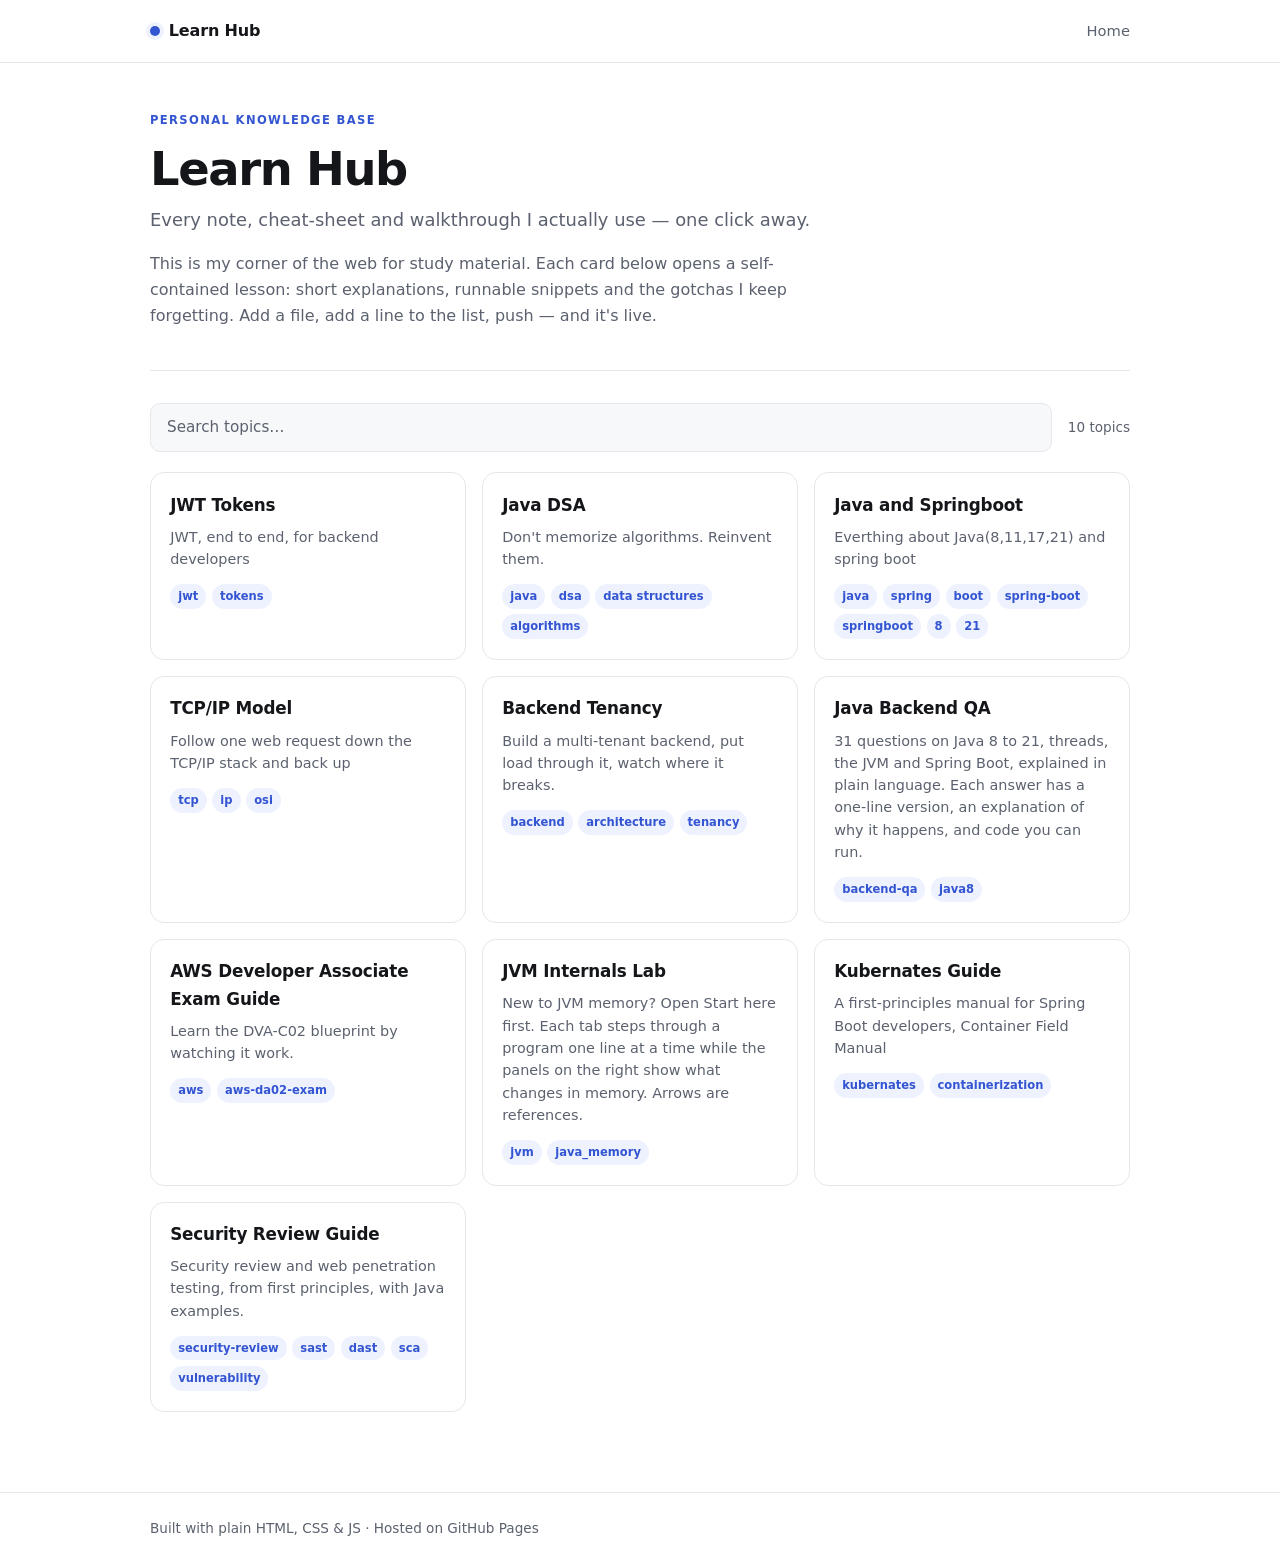
<file: learning-hub/index.html>
<!DOCTYPE html>
<html lang="en">
<head>
  <meta charset="UTF-8" />
  <meta name="viewport" content="width=device-width, initial-scale=1" />
  <meta name="referrer" content="strict-origin-when-cross-origin" />

  <title>Learn Hub</title>
  <meta name="description" content="A personal library of learning notes and guides." />
  <link rel="stylesheet" href="assets/style.css" />
</head>
<body>

  <header class="site-header">
    <div class="wrap header-inner">
      <a class="brand" href="#/">
        <span class="dot"></span>
        <span id="brand-name">Learn Hub</span>
      </a>
      <nav>
        <a href="#/">Home</a>
      </nav>
    </div>
  </header>

  <main id="app" class="wrap"></main>

  <footer class="site-footer">
    <div class="wrap">
      <span id="footer-text">Built with plain HTML, CSS &amp; JS.</span>
    </div>
  </footer>

  <script src="assets/app.js"></script>
</body>
</html>
</file>
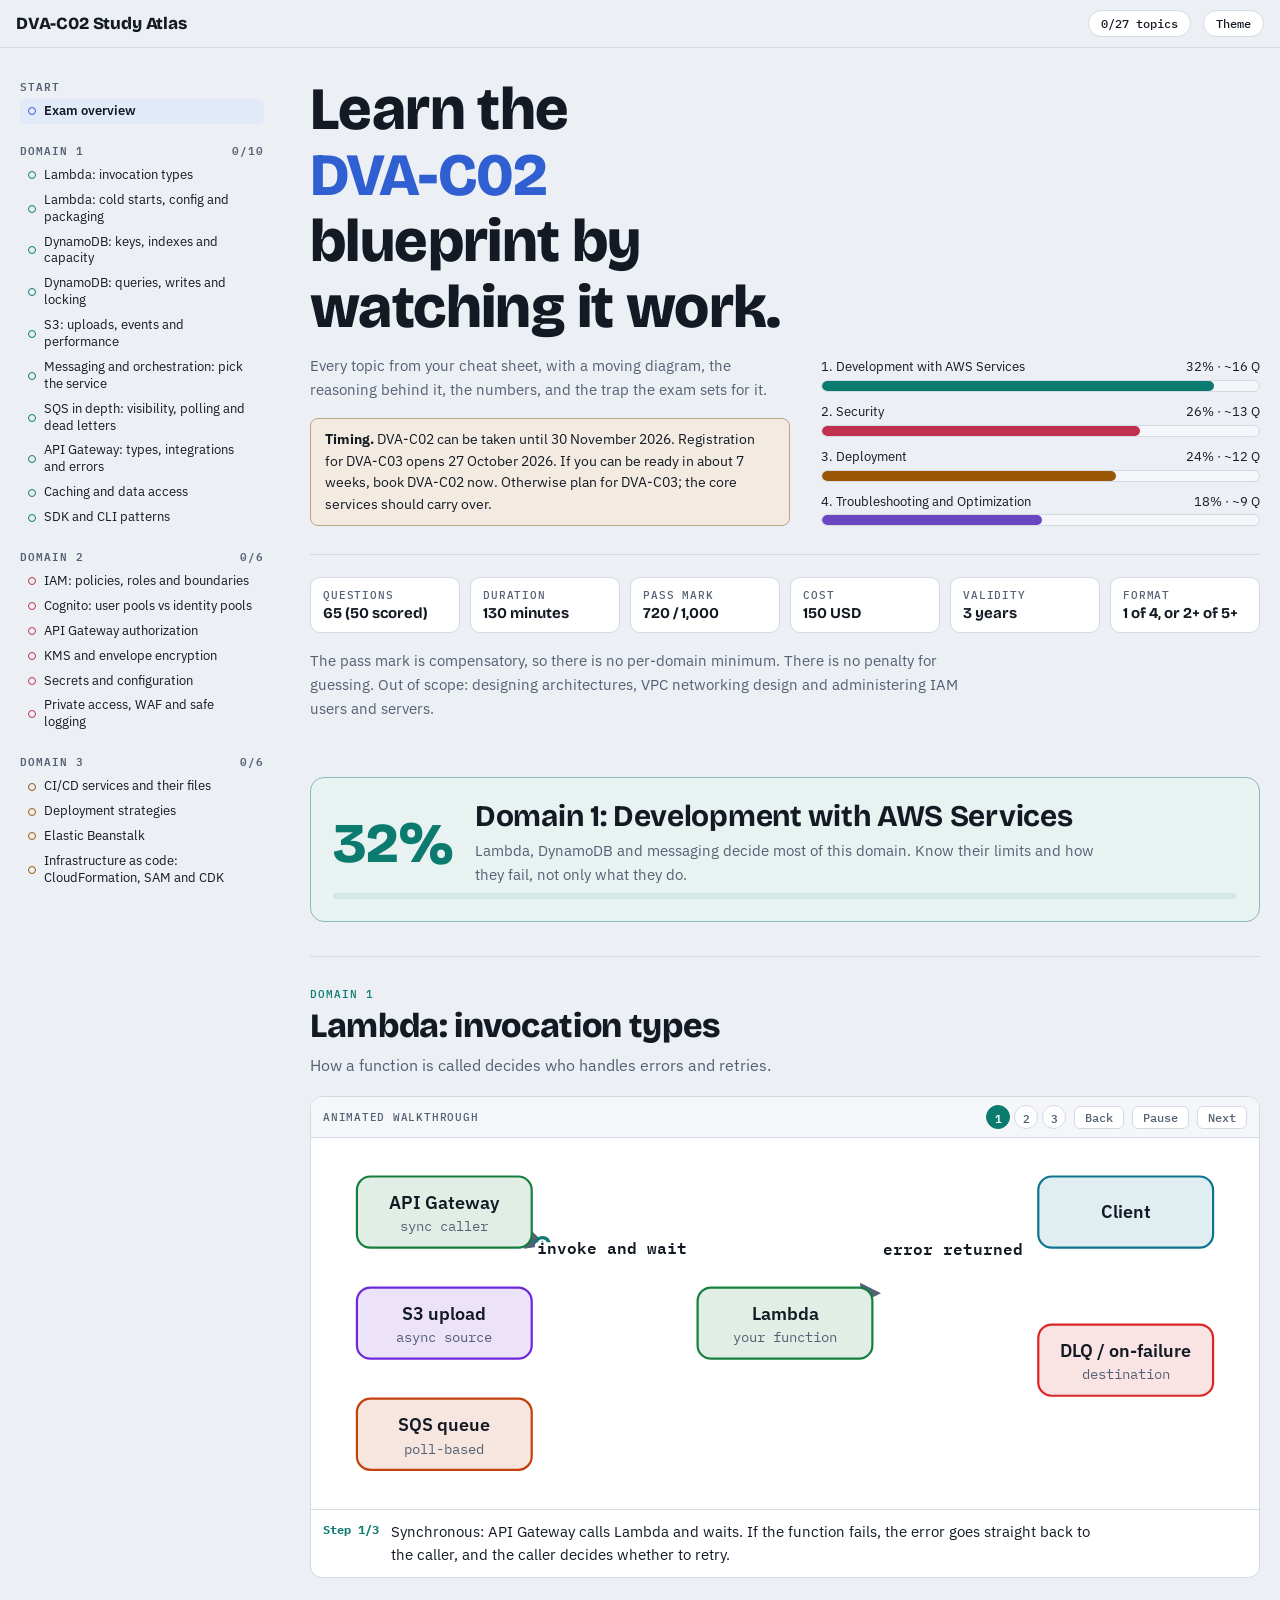
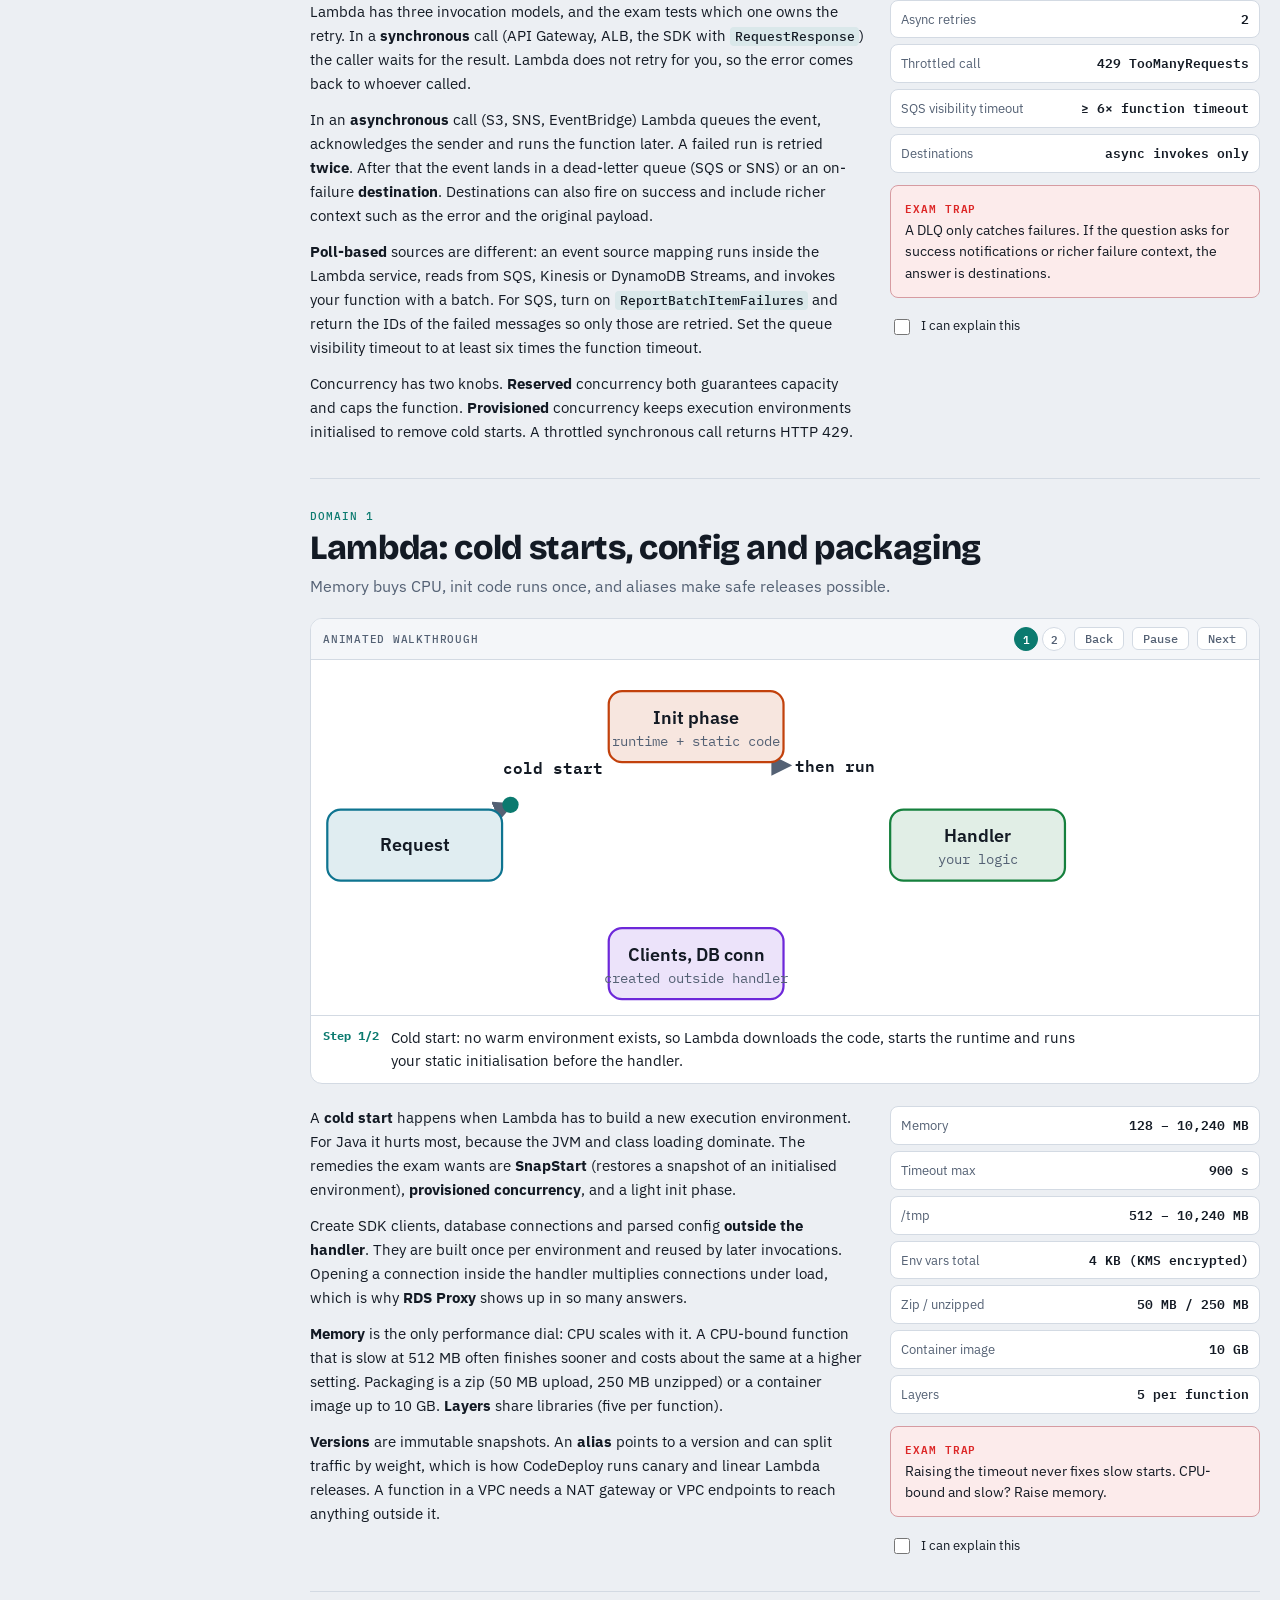
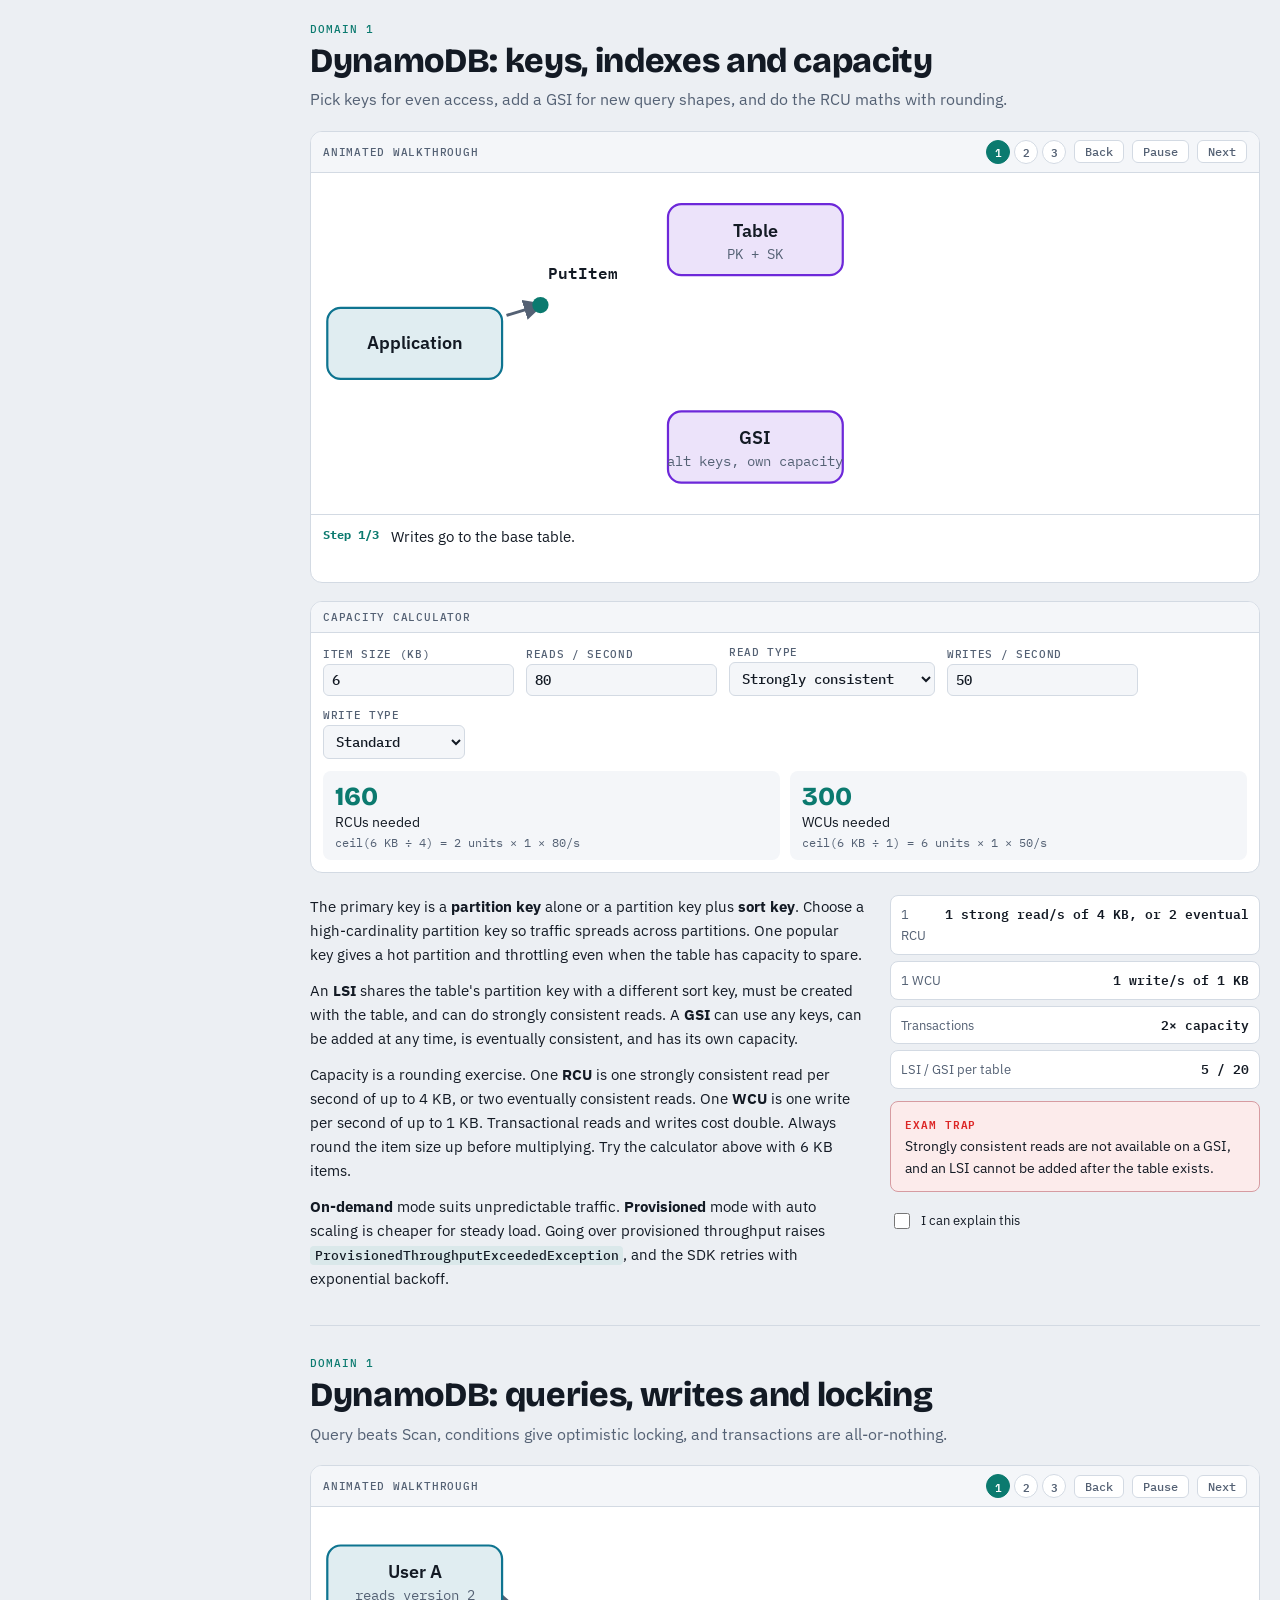
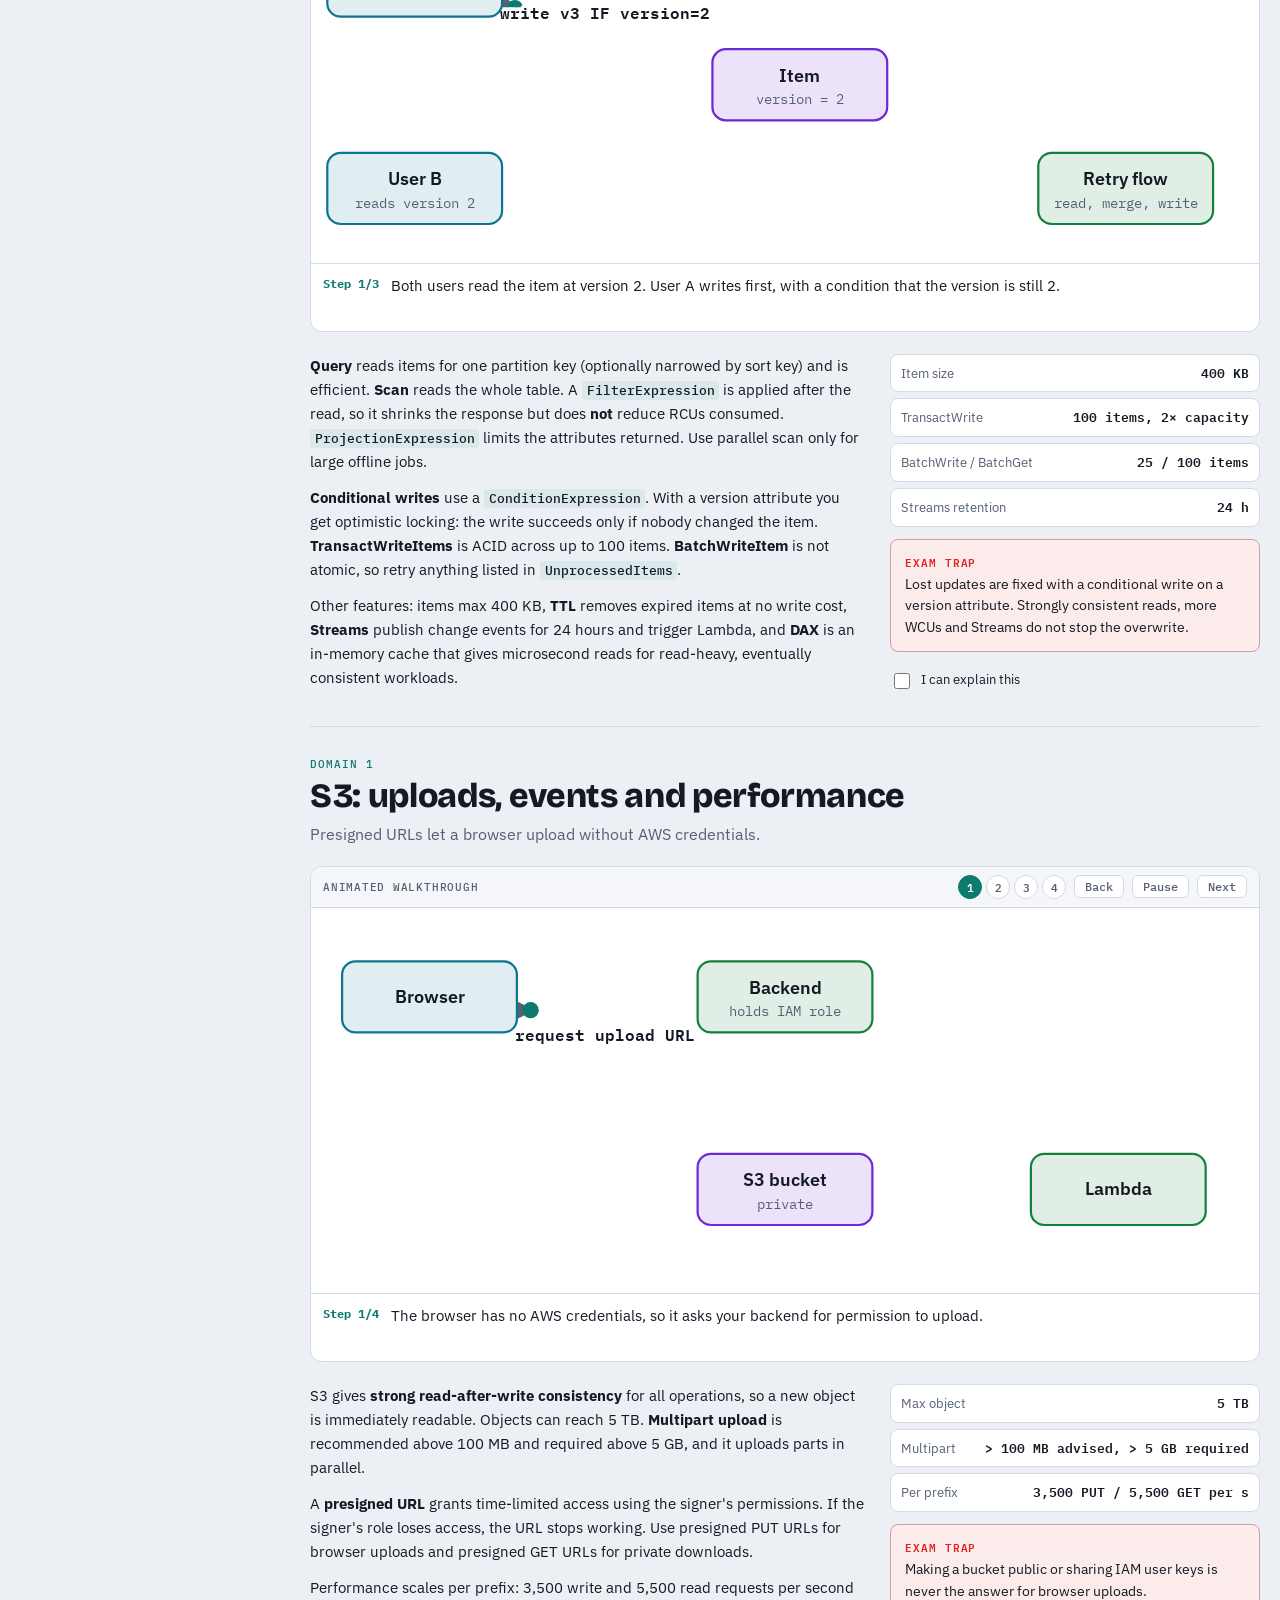
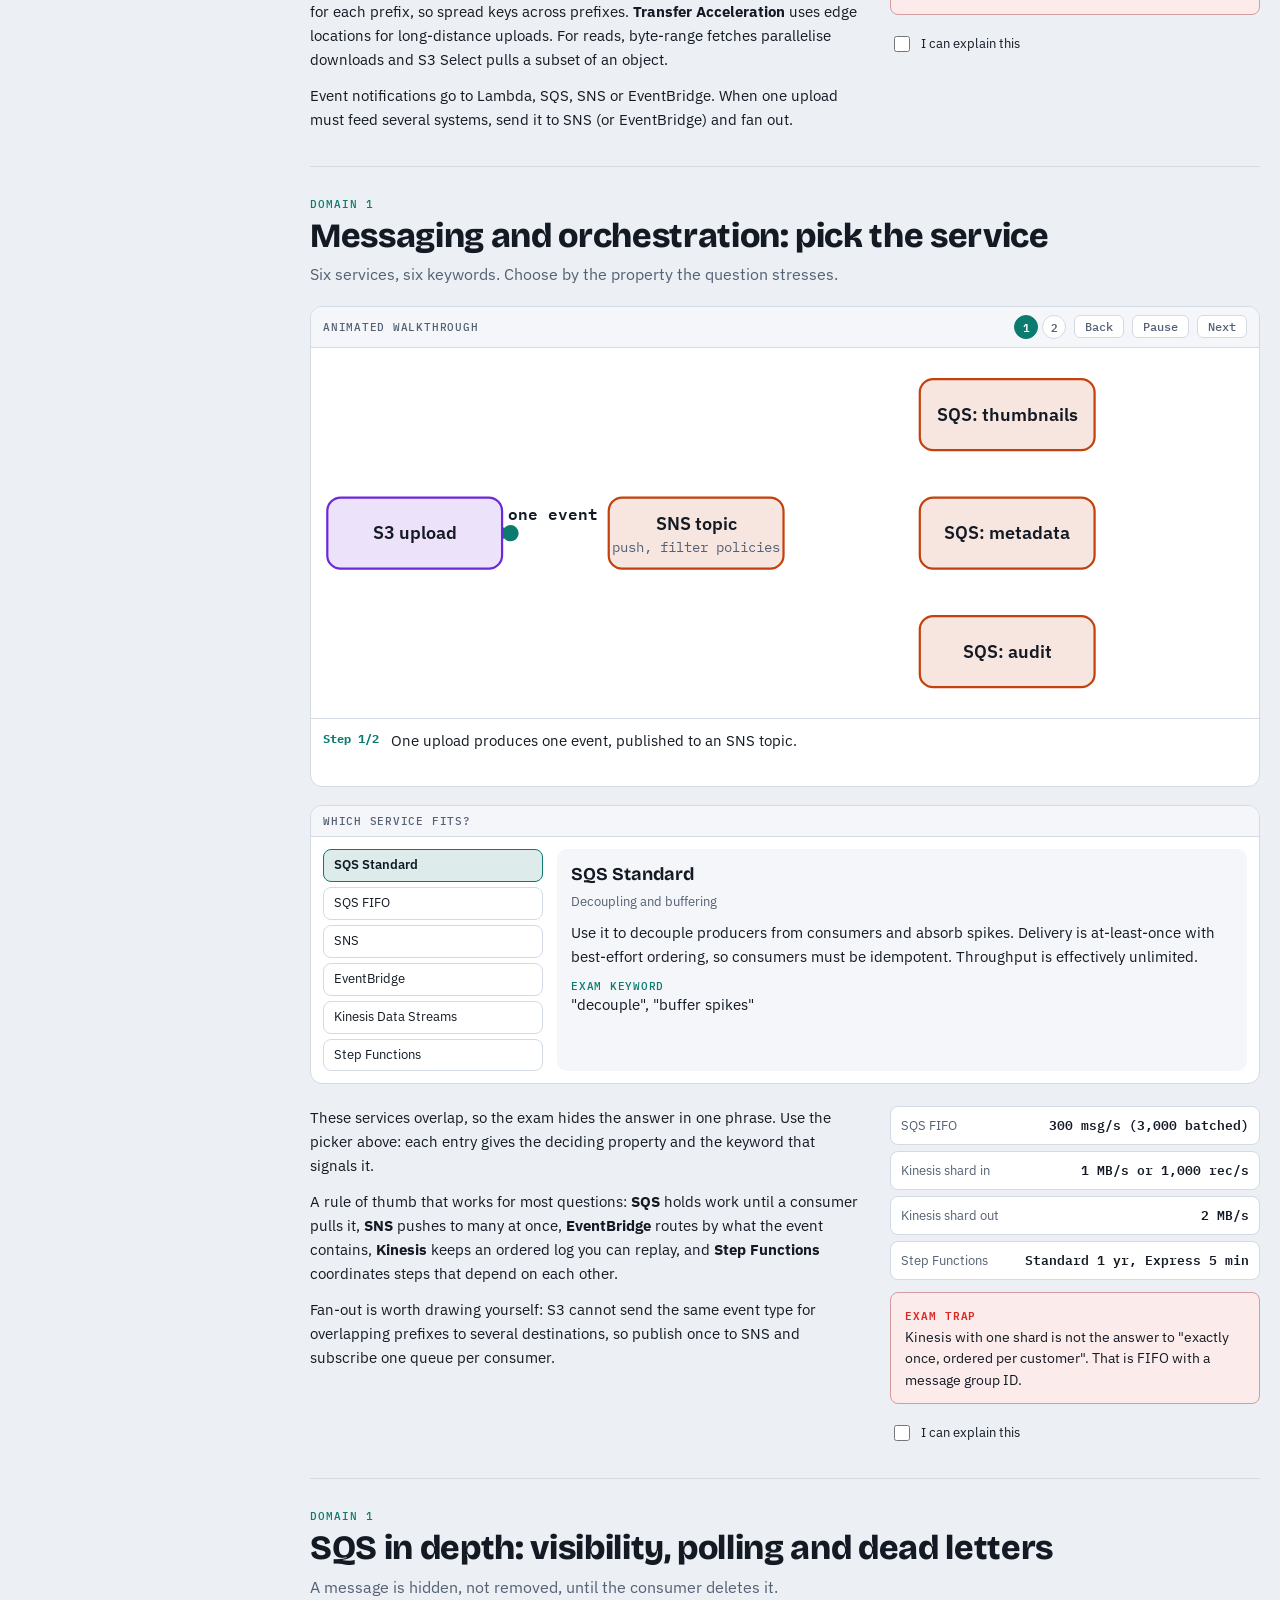
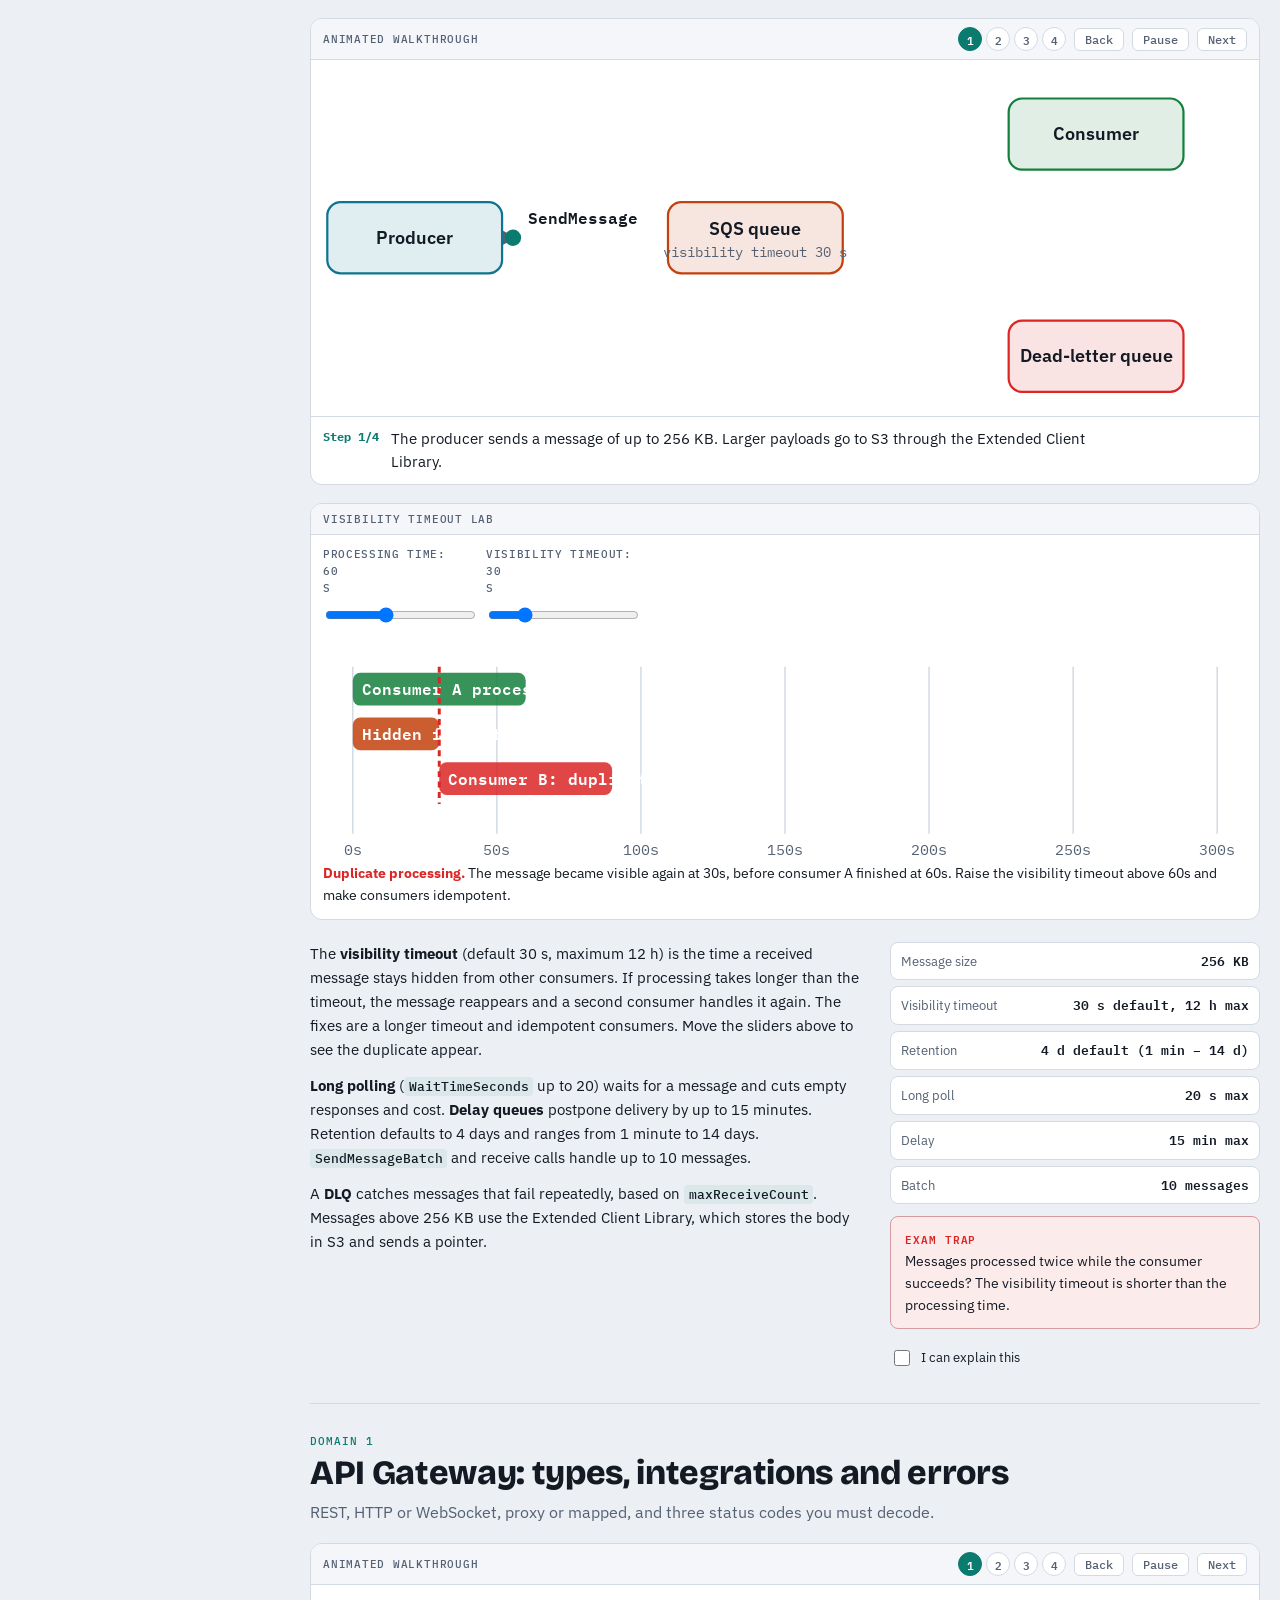
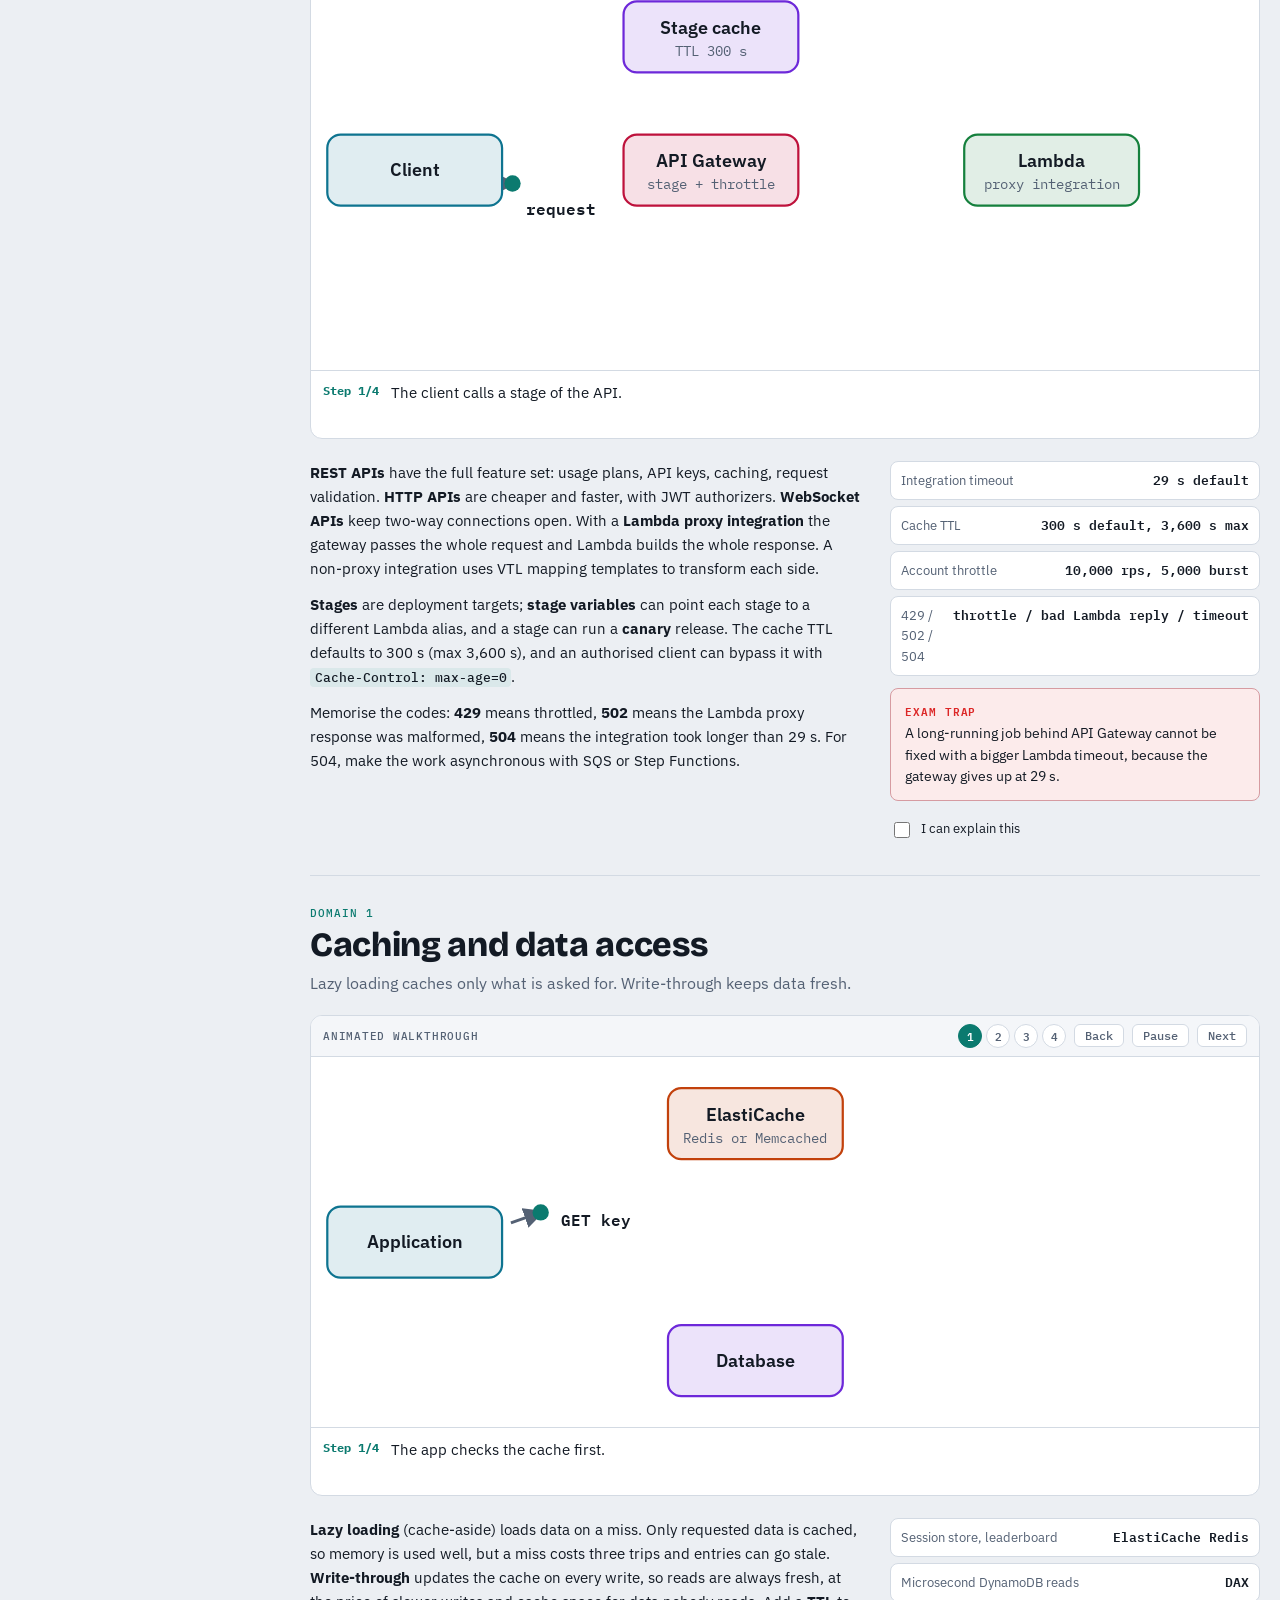
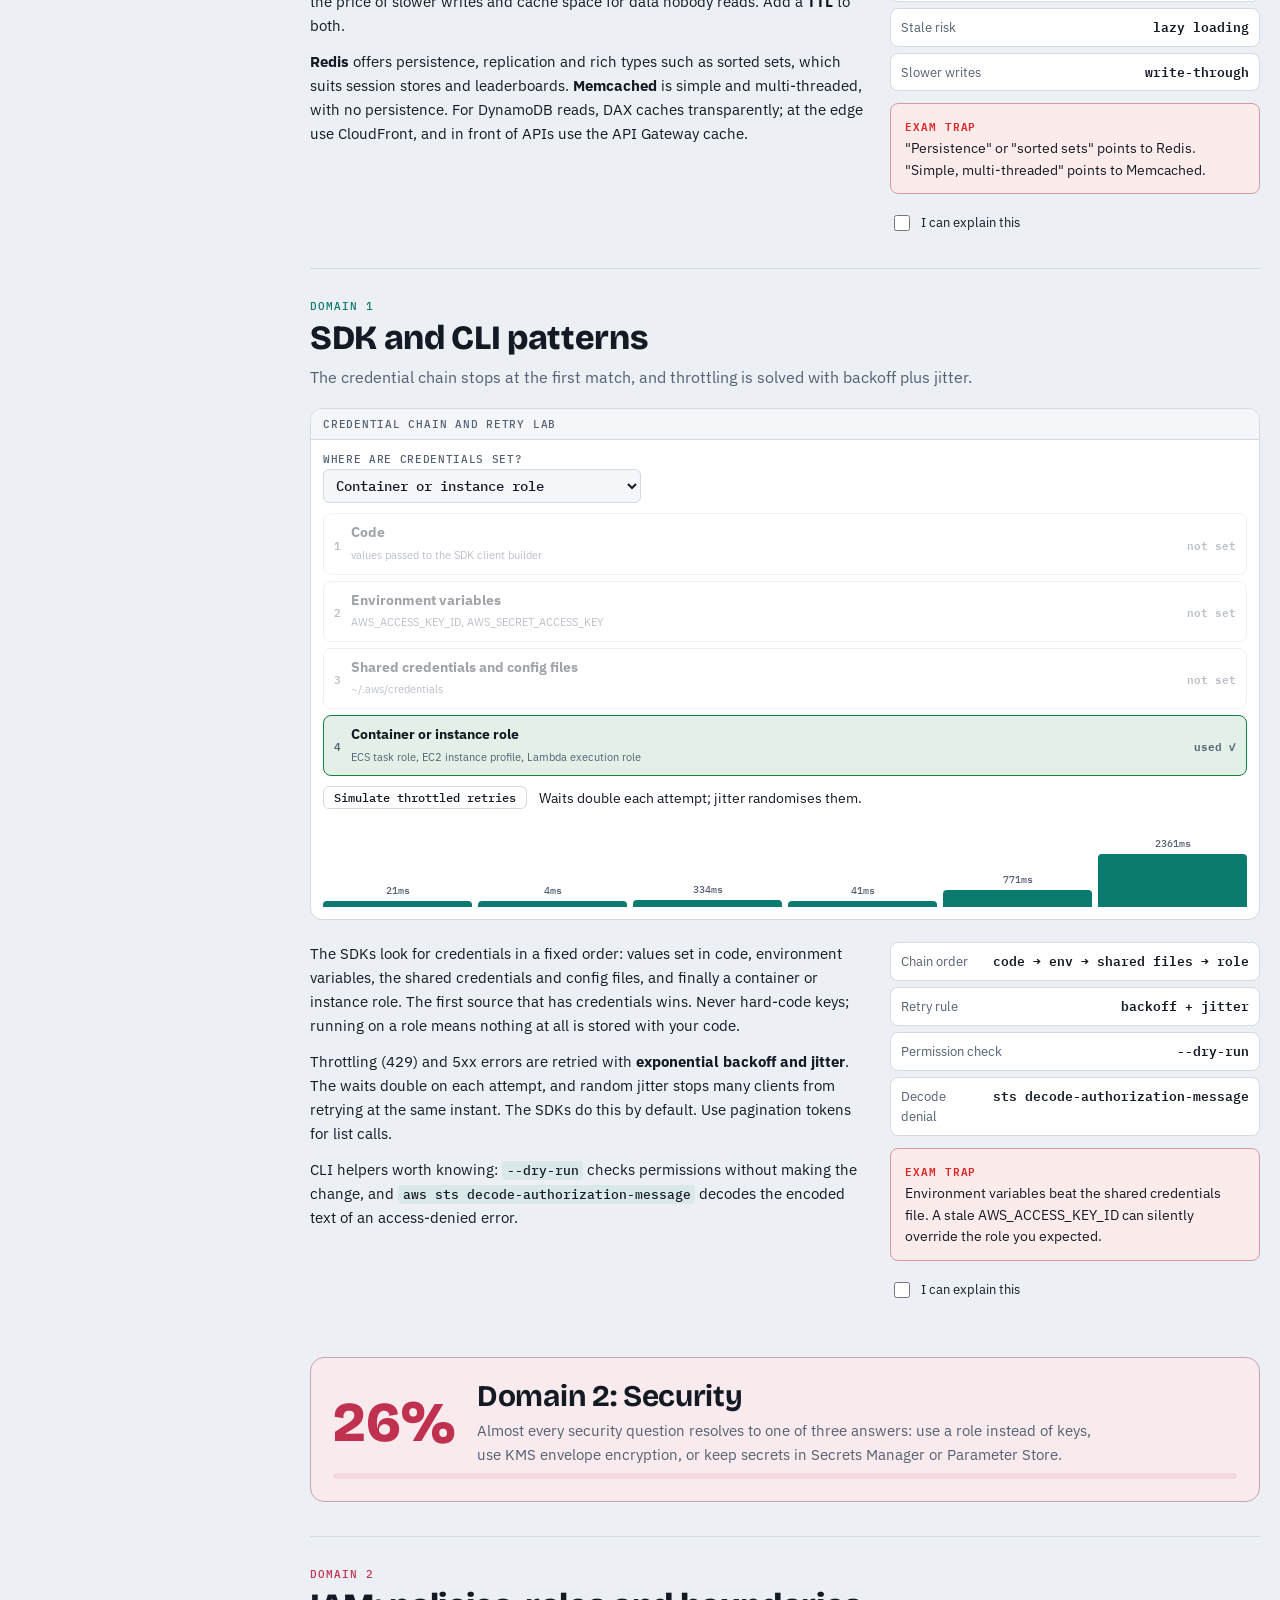
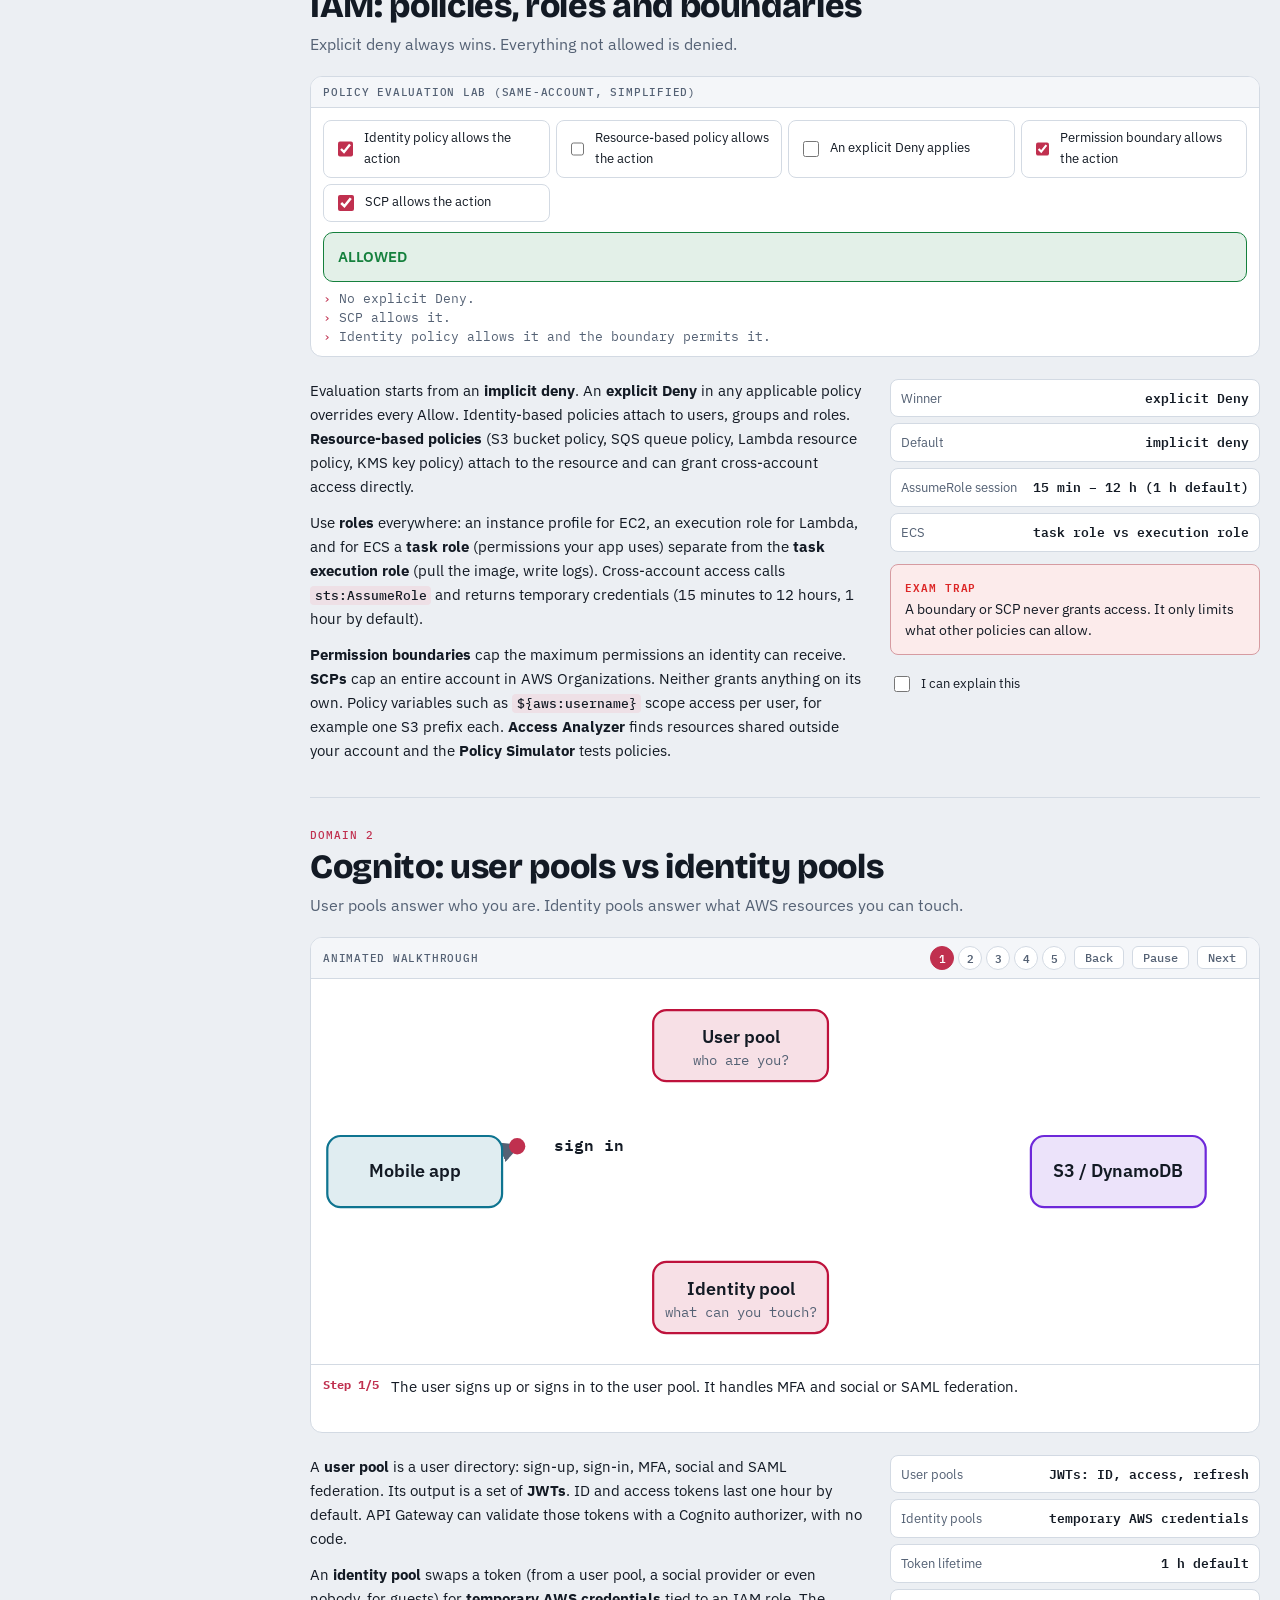
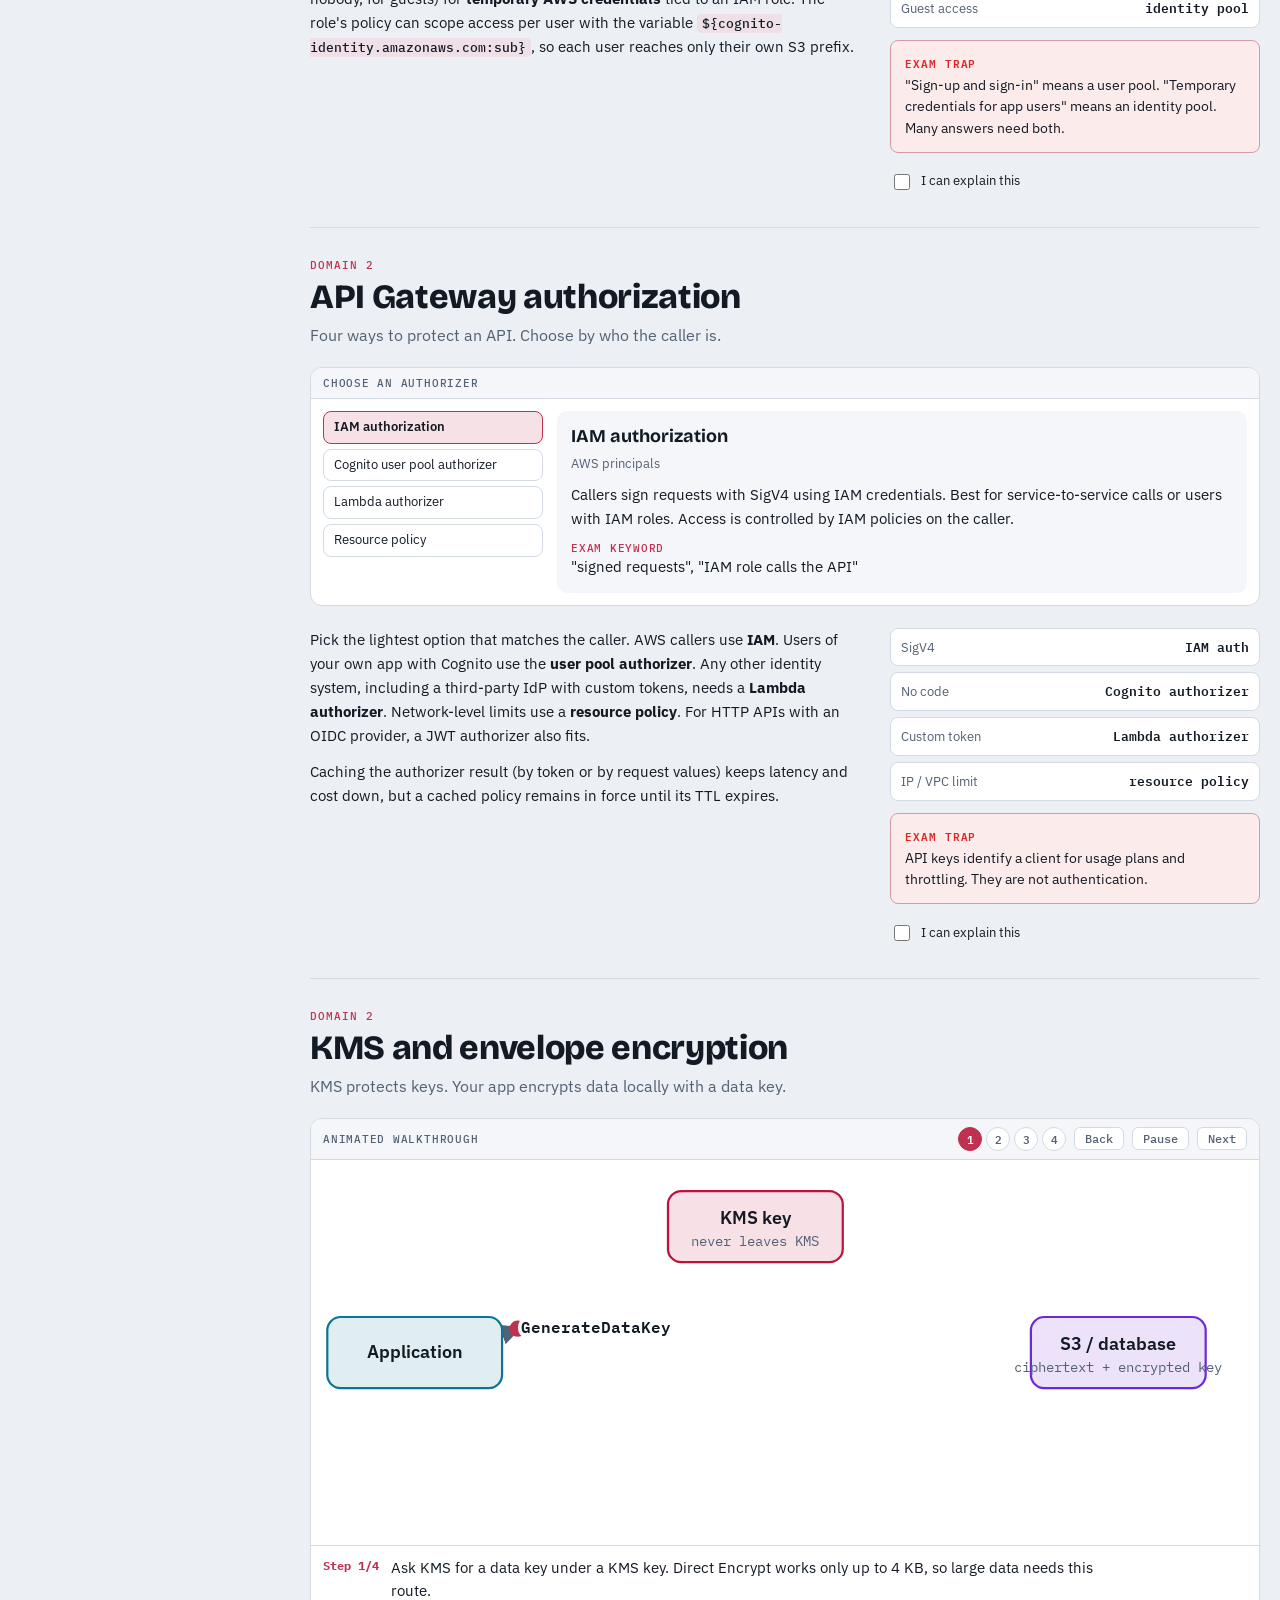
<file: learning-hub/topics/DVA-C02_Study_Atlas.html>
<!doctype html><html><head><meta charset=utf8><meta name=viewport content="width=device-width,initial-scale=1,viewport-fit=cover"><style>:root{color-scheme:light;box-sizing:border-box;padding-top:env(safe-area-inset-top,0px);padding-bottom:env(safe-area-inset-bottom,0px)}html{scroll-padding-top:env(safe-area-inset-top,0px)}body{margin:0;padding:0;font:14px -apple-system,BlinkMacSystemFont,sans-serif;background:#fff;color:#000}img{max-width:100%}[hidden]:not([hidden=until-found i]){display:none!important}</style></head><body>
<title>DVA-C02 Study Atlas</title>
<link rel="preconnect" href="https://fonts.googleapis.com">
<link rel="preconnect" href="https://fonts.gstatic.com" crossorigin>
<link rel="stylesheet" href="https://fonts.googleapis.com/css2?family=Bricolage+Grotesque:opsz,wght@12..96,600;12..96,800&family=IBM+Plex+Mono:wght@400;500;600&family=IBM+Plex+Sans:wght@400;500;600&display=swap">
<style>
/* Layout: sticky topic rail on the left, one long column of topic sections on the right. Each topic = animated diagram panel + plain-language detail. Domain colour tags every section. */
:root{
  --bg:#eceff3; --panel:#ffffff; --panel2:#f4f6f9; --ink:#131a24; --muted:#546174; --line:#d3dae3;
  --d0:#2f5fd0; --d1:#0b7a6f; --d2:#c0304f; --d3:#9a5505; --d4:#6b46c1;
  --k-client:#0e7490; --k-svc:#15803d; --k-store:#6d28d9; --k-queue:#c2410c; --k-sec:#be123c; --k-ext:#475569; --k-fail:#dc2626; --ok:#15803d;
  --f-display:"Bricolage Grotesque","Segoe UI",system-ui,sans-serif;
  --f-body:"IBM Plex Sans","Segoe UI",system-ui,sans-serif;
  --f-mono:"IBM Plex Mono",ui-monospace,Menlo,Consolas,monospace;
  --c:var(--d0);
}
@media (prefers-color-scheme:dark){:root:not([data-theme="light"]){
  --bg:#0d1218; --panel:#151c26; --panel2:#1a2330; --ink:#e7ecf3; --muted:#93a1b4; --line:#263142;
  --d0:#7ba3ff; --d1:#3fd3c2; --d2:#ff7f97; --d3:#f4b04d; --d4:#b79bff;
  --k-client:#38bdf8; --k-svc:#4ade80; --k-store:#a78bfa; --k-queue:#fb923c; --k-sec:#fb7185; --k-ext:#94a3b8; --k-fail:#f87171; --ok:#4ade80; color-scheme:dark}}
:root[data-theme="dark"]{
  --bg:#0d1218; --panel:#151c26; --panel2:#1a2330; --ink:#e7ecf3; --muted:#93a1b4; --line:#263142;
  --d0:#7ba3ff; --d1:#3fd3c2; --d2:#ff7f97; --d3:#f4b04d; --d4:#b79bff;
  --k-client:#38bdf8; --k-svc:#4ade80; --k-store:#a78bfa; --k-queue:#fb923c; --k-sec:#fb7185; --k-ext:#94a3b8; --k-fail:#f87171; --ok:#4ade80; color-scheme:dark}
*{box-sizing:border-box}
html{scroll-behavior:smooth;scroll-padding-top:calc(env(safe-area-inset-top,0px) + 64px)}
body{background:var(--bg);color:var(--ink);font:400 15px/1.6 var(--f-body);padding-inline:16px;padding-block:0;-webkit-font-smoothing:antialiased}
h1,h2,h3{font-family:var(--f-display);text-wrap:balance;margin:0;letter-spacing:-.01em;line-height:1.1}
p{margin:0}
code{font:500 .86em var(--f-mono);background:color-mix(in srgb,var(--c) 11%,var(--panel2));padding:.08em .35em;border-radius:4px;overflow-wrap:anywhere}
button{font:inherit;color:inherit;cursor:pointer}
:focus-visible{outline:2px solid var(--c);outline-offset:2px;border-radius:4px}
.progress{position:fixed;left:0;right:0;top:0;height:3px;z-index:30;background:transparent}
.progress i{display:block;height:100%;width:0;background:var(--c);transition:background .3s}
.topbar{position:sticky;top:env(safe-area-inset-top,0px);z-index:20;display:flex;align-items:center;gap:12px;padding-block:10px;background:color-mix(in srgb,var(--bg) 92%,transparent);backdrop-filter:blur(8px);border-bottom:1px solid var(--line);margin-inline:-16px;padding-inline:16px}
.topbar b{font:800 17px var(--f-display);letter-spacing:-.01em}
.topbar .sp{flex:1}
.pill{border:1px solid var(--line);background:var(--panel);border-radius:999px;padding:5px 12px;font:500 12px var(--f-mono)}
.pill:hover{border-color:var(--c)}
.shell{max-width:1240px;margin-inline:auto;display:grid;grid-template-columns:250px minmax(0,1fr);gap:40px;padding-block:28px 80px}
.rail{position:sticky;top:calc(env(safe-area-inset-top,0px) + 62px);align-self:start;max-height:calc(100vh - 80px);overflow:auto;padding-right:6px;font-size:13px}
.rail h4{margin:16px 0 4px;font:600 11px var(--f-mono);letter-spacing:.09em;text-transform:uppercase;color:var(--muted);display:flex;justify-content:space-between}
.rail h4:first-child{margin-top:0}
.rail a{display:flex;gap:8px;align-items:center;padding:4px 8px;border-radius:6px;color:var(--ink);text-decoration:none;line-height:1.3}
.rail a:hover{background:var(--panel2)}
.rail a.on{background:color-mix(in srgb,var(--c) 14%,var(--panel));font-weight:600}
.rail a i{width:8px;height:8px;border-radius:50%;border:1.5px solid var(--c);flex:none}
.rail a.got i{background:var(--c)}
main{min-width:0}
.hero{display:grid;grid-template-columns:minmax(0,1.1fr) minmax(0,1fr);gap:28px;align-items:end;padding-bottom:28px;border-bottom:1px solid var(--line)}
.hero h1{font-size:clamp(34px,5.4vw,60px);font-weight:800}
.hero h1 em{font-style:normal;color:var(--d0);white-space:nowrap}
.hero p.lead{margin-top:14px;color:var(--muted);max-width:52ch}
.warn{margin-top:16px;padding:10px 14px;border-radius:8px;background:color-mix(in srgb,var(--d3) 12%,var(--panel));border:1px solid color-mix(in srgb,var(--d3) 40%,var(--line));font-size:13.5px;max-width:60ch}
.weights{display:grid;gap:10px}
.w{display:grid;grid-template-columns:minmax(0,1fr) auto;gap:2px 10px;font-size:13px}
.w .bar{grid-column:1/-1;height:12px;border-radius:6px;background:var(--panel2);overflow:hidden;border:1px solid var(--line)}
.w .bar i{display:block;height:100%;width:0;background:var(--wc);border-radius:6px;transition:width 1.3s cubic-bezier(.2,.8,.2,1)}
.w span:last-child{font:600 12px var(--f-mono)}
.facts-grid{display:grid;grid-template-columns:repeat(auto-fit,minmax(150px,1fr));gap:10px;margin-top:22px}
.fg{background:var(--panel);border:1px solid var(--line);border-radius:10px;padding:10px 12px}
.fg small{display:block;font:500 10.5px var(--f-mono);text-transform:uppercase;letter-spacing:.08em;color:var(--muted)}
.fg b{font:700 15px var(--f-display);display:block;margin-top:2px;overflow-wrap:anywhere}
.dom{margin-top:56px;padding:22px;border-radius:14px;background:color-mix(in srgb,var(--c) 10%,var(--panel));border:1px solid color-mix(in srgb,var(--c) 35%,var(--line));display:grid;grid-template-columns:auto minmax(0,1fr);gap:6px 22px;align-items:center}
.dom .pc{font:800 clamp(38px,6vw,56px)/1 var(--f-display);color:var(--c);grid-row:span 2}
.dom h2{font-size:clamp(22px,3vw,30px)}
.dom p{color:var(--muted);max-width:70ch}
.dom .prog{grid-column:1/-1;height:6px;border-radius:3px;background:color-mix(in srgb,var(--c) 18%,var(--panel));overflow:hidden}
.dom .prog i{display:block;height:100%;width:0;background:var(--c);transition:width .5s}
.topic{margin-top:34px;padding-top:30px;border-top:1px solid var(--line)}
.topic .eyebrow{font:500 11px var(--f-mono);letter-spacing:.09em;text-transform:uppercase;color:var(--c);display:flex;gap:10px;align-items:center;flex-wrap:wrap}
.topic h3{font-size:clamp(24px,3.2vw,34px);font-weight:800;margin-top:6px}
.topic .tl{margin-top:8px;color:var(--muted);max-width:70ch;font-size:16px}
.panel{margin-top:18px;background:var(--panel);border:1px solid var(--line);border-radius:12px;overflow:hidden}
.panel .ph{display:flex;align-items:center;gap:8px;flex-wrap:wrap;padding:8px 12px;border-bottom:1px solid var(--line);background:var(--panel2);font:500 11px var(--f-mono);color:var(--muted);text-transform:uppercase;letter-spacing:.07em}
.panel .ph .sp{flex:1}
.panel .pb{padding:12px}
.btn{border:1px solid var(--line);background:var(--panel);border-radius:6px;padding:3px 10px;font:500 12px var(--f-mono);text-transform:none;letter-spacing:0}
.btn:hover{border-color:var(--c);color:var(--c)}
.btn[aria-pressed=true],.btn.on{background:var(--c);color:var(--panel);border-color:var(--c)}
.dgwrap{overflow-x:auto}
svg.dg{display:block;width:100%;min-width:560px;height:auto}
.node rect{fill:color-mix(in srgb,var(--kc) 13%,var(--panel));stroke:var(--kc);stroke-width:1.5;transition:stroke-width .2s,fill .2s}
.node text{fill:var(--ink);font:600 12px var(--f-body);text-anchor:middle}
.node text.sub{font:400 9.5px var(--f-mono);fill:var(--muted)}
.node.hit rect{stroke-width:3.5;fill:color-mix(in srgb,var(--kc) 28%,var(--panel))}
.k-client{--kc:var(--k-client)}.k-svc{--kc:var(--k-svc)}.k-store{--kc:var(--k-store)}.k-queue{--kc:var(--k-queue)}.k-sec{--kc:var(--k-sec)}.k-ext{--kc:var(--k-ext)}.k-fail{--kc:var(--k-fail)}
.edge line{stroke:var(--muted);stroke-width:2;transition:opacity .3s}
.edge.dash line{stroke-dasharray:6 5}
.edge.bad line{stroke:var(--k-fail)}
.edge.done{opacity:.55}.edge.off{opacity:0}
.edge text{font:600 10.5px var(--f-mono);fill:var(--ink);text-anchor:middle;paint-order:stroke;stroke:var(--panel);stroke-width:5px;stroke-linejoin:round}
.edge .pk{fill:var(--c)}.edge.bad .pk{fill:var(--k-fail)}
.edge .xm{fill:var(--k-fail);font:700 16px var(--f-body);stroke:none}
.ah{fill:var(--muted)}
.cap{display:flex;gap:12px;align-items:flex-start;padding:10px 12px;border-top:1px solid var(--line);min-height:68px}
.cap .n{flex:none;font:700 12px var(--f-mono);color:var(--c);padding-top:2px;min-width:3.4em}
.cap p{max-width:78ch;font-size:14.5px}
.dots{display:flex;gap:4px}
.dots button{width:24px;height:24px;border-radius:50%;border:1px solid var(--line);background:var(--panel);font:600 11px var(--f-mono);padding:0}
.dots button.on{background:var(--c);border-color:var(--c);color:var(--panel)}
.cols{display:grid;grid-template-columns:minmax(0,1.5fr) minmax(0,1fr);gap:26px;margin-top:22px;align-items:start}
.how p+p{margin-top:12px}
.how p{max-width:68ch}
.side{display:grid;gap:12px}
.chips{display:grid;gap:6px}
.chip{display:grid;grid-template-columns:minmax(0,1fr) auto;gap:10px;align-items:baseline;padding:7px 10px;background:var(--panel);border:1px solid var(--line);border-radius:8px;font-size:13px}
.chip span{color:var(--muted)}
.chip b{font:600 12.5px var(--f-mono);text-align:right;overflow-wrap:anywhere}
.trap{padding:12px 14px;border-radius:8px;background:color-mix(in srgb,var(--k-fail) 9%,var(--panel));border:1px solid color-mix(in srgb,var(--k-fail) 35%,var(--line));font-size:13.5px}
.trap b{display:block;font:600 11px var(--f-mono);letter-spacing:.08em;text-transform:uppercase;color:var(--k-fail);margin-bottom:3px}
.got{display:inline-flex;gap:8px;align-items:center;font-size:13px;margin-top:6px;cursor:pointer;user-select:none}
.got input{accent-color:var(--c);width:16px;height:16px}
.reveal{opacity:0;transform:translateY(14px);transition:opacity .6s,transform .6s}
.reveal.in,.no-js .reveal{opacity:1;transform:none}
/* widgets */
.row{display:flex;gap:12px;flex-wrap:wrap;align-items:flex-end}
.fld{display:grid;gap:3px;font:500 11px var(--f-mono);color:var(--muted);text-transform:uppercase;letter-spacing:.06em;min-width:0}
.fld input,.fld select{font:500 14px var(--f-mono);padding:6px 8px;border:1px solid var(--line);border-radius:6px;background:var(--panel2);color:var(--ink);width:100%;min-width:90px;text-transform:none;letter-spacing:0}
.res{display:grid;grid-template-columns:repeat(auto-fit,minmax(220px,1fr));gap:10px;margin-top:12px}
.res div{padding:10px 12px;background:var(--panel2);border-radius:8px;font-size:13.5px}
.res b{display:block;font:800 26px var(--f-display);color:var(--c)}
.res small{display:block;font:400 12px var(--f-mono);color:var(--muted);margin-top:2px}
.split{display:grid;grid-template-columns:minmax(0,220px) minmax(0,1fr);gap:14px}
.list{display:grid;gap:5px;align-content:start}
.list button{text-align:left;padding:7px 10px;border:1px solid var(--line);border-radius:8px;background:var(--panel);font-size:13px;line-height:1.3}
.list button:hover{border-color:var(--c)}
.list button.on{background:color-mix(in srgb,var(--c) 14%,var(--panel));border-color:var(--c);font-weight:600}
.detail{padding:14px;border-radius:10px;background:var(--panel2);animation:fade .35s}
.detail h4{margin:0 0 4px;font:700 18px var(--f-display)}
.detail .k{font:500 11px var(--f-mono);text-transform:uppercase;letter-spacing:.07em;color:var(--c);margin-top:10px;display:block}
@keyframes fade{from{opacity:0;transform:translateY(6px)}to{opacity:1;transform:none}}
.fleet{display:grid;gap:8px}
.fl{display:grid;grid-template-columns:76px repeat(6,minmax(0,1fr));gap:6px;align-items:center;font:500 11px var(--f-mono);color:var(--muted)}
.sq{aspect-ratio:1.6;max-height:44px;border-radius:6px;border:1.5px solid var(--k-ext);background:color-mix(in srgb,var(--k-ext) 30%,var(--panel));transition:all .5s}
.sq.n{border-color:var(--c);background:color-mix(in srgb,var(--c) 55%,var(--panel))}
.sq.x{border-color:var(--k-fail);background:repeating-linear-gradient(45deg,color-mix(in srgb,var(--k-fail) 35%,var(--panel)) 0 6px,var(--panel) 6px 12px)}
.sq._{border-style:dashed;background:transparent;opacity:.45}
.sq.s{background:transparent;border-style:dashed}
.tbar{height:16px;border-radius:8px;background:color-mix(in srgb,var(--k-ext) 30%,var(--panel));overflow:hidden;border:1px solid var(--line);position:relative}
.tbar i{position:absolute;left:0;top:0;bottom:0;background:var(--c);transition:width .6s}
.tstats{display:grid;grid-template-columns:repeat(auto-fit,minmax(130px,1fr));gap:8px;margin-top:6px}
.tstats div{font-size:12.5px;padding:7px 9px;background:var(--panel2);border-radius:8px}
.tstats small{display:block;font:500 10px var(--f-mono);letter-spacing:.07em;text-transform:uppercase;color:var(--muted)}
.note{font-size:13.5px;min-height:2.6em}
.hooks{display:flex;gap:6px;flex-wrap:wrap}
.hooks span{padding:6px 10px;border:1px solid var(--line);border-radius:999px;font:500 12px var(--f-mono);background:var(--panel);transition:all .25s}
.hooks span.on{background:var(--c);color:var(--panel);border-color:var(--c);transform:translateY(-2px)}
.hooks span.past{border-color:var(--c);color:var(--c)}
.chain{display:grid;gap:6px;margin:10px 0}
.chain div{display:grid;grid-template-columns:auto minmax(0,1fr) auto;gap:10px;align-items:center;padding:8px 10px;border:1px solid var(--line);border-radius:8px;background:var(--panel);transition:all .3s;font-size:13.5px}
.chain div.win{border-color:var(--ok);background:color-mix(in srgb,var(--ok) 12%,var(--panel))}
.chain div.skip{opacity:.4}
.chain div.scan{border-color:var(--c)}
.chain em{font:normal 600 11px var(--f-mono);color:var(--muted)}
.bo{display:flex;gap:6px;align-items:flex-end;height:90px;margin-top:8px}
.bo i{flex:1;background:var(--c);border-radius:4px 4px 0 0;min-width:0;transition:height .5s;position:relative}
.bo i::after{content:attr(data-l);position:absolute;top:-17px;left:0;right:0;text-align:center;font:500 10px var(--f-mono);color:var(--muted)}
.switches{display:grid;grid-template-columns:repeat(auto-fit,minmax(210px,1fr));gap:6px}
.sw{display:flex;gap:8px;align-items:center;padding:7px 10px;border:1px solid var(--line);border-radius:8px;background:var(--panel);font-size:13px;cursor:pointer}
.sw input{accent-color:var(--c);width:16px;height:16px}
.verdict{margin-top:10px;padding:12px 14px;border-radius:10px;font-weight:600;border:1px solid}
.verdict.ok{background:color-mix(in srgb,var(--ok) 12%,var(--panel));border-color:var(--ok);color:var(--ok)}
.verdict.no{background:color-mix(in srgb,var(--k-fail) 10%,var(--panel));border-color:var(--k-fail);color:var(--k-fail)}
.trace{margin:8px 0 0;padding:0;list-style:none;display:grid;gap:3px;font:400 12.5px var(--f-mono);color:var(--muted)}
.trace li::before{content:"› ";color:var(--c)}
.wf{display:grid;gap:6px;font:500 11.5px var(--f-mono)}
.wf .r{display:grid;grid-template-columns:150px minmax(0,1fr);gap:8px;align-items:center;cursor:pointer;border-radius:6px;padding:2px}
.wf .r:hover,.wf .r.on{background:var(--panel2)}
.wf .t{height:16px;position:relative;background:repeating-linear-gradient(90deg,transparent 0 24.6%,var(--line) 24.6% 25%);border-radius:3px}
.wf .t i{position:absolute;top:2px;bottom:2px;border-radius:3px;background:var(--c);width:0;transition:width .9s cubic-bezier(.2,.8,.2,1)}
.wf .t i.slow{background:var(--k-fail)}
.wf .r.sub .lb{padding-left:14px;color:var(--muted)}
.tbl{overflow-x:auto;border:1px solid var(--line);border-radius:10px;background:var(--panel)}
table{border-collapse:collapse;width:100%;font-size:13.5px}
th,td{padding:8px 12px;text-align:left;border-bottom:1px solid var(--line);vertical-align:top}
th{font:600 11px var(--f-mono);text-transform:uppercase;letter-spacing:.07em;color:var(--muted);background:var(--panel2);position:sticky;top:0}
td.v{font-family:var(--f-mono);font-weight:500;font-size:13px}
tr:last-child td{border-bottom:0}
tr.hl td{background:color-mix(in srgb,var(--c) 9%,var(--panel))}
.tools{display:flex;gap:10px;flex-wrap:wrap;margin-bottom:12px;align-items:center}
.tools input[type=search]{flex:1;min-width:180px;font:14px var(--f-body);padding:8px 12px;border:1px solid var(--line);border-radius:8px;background:var(--panel);color:var(--ink)}
.fc{display:flex;gap:6px;flex-wrap:wrap}
.q{background:var(--panel);border:1px solid var(--line);border-radius:12px;padding:14px;margin-top:12px}
.q h4{margin:0 0 8px;font:600 15px/1.45 var(--f-body)}
.q h4 span{font:700 12px var(--f-mono);color:var(--c);margin-right:8px}
.opts{display:grid;gap:6px}
.opts button{text-align:left;display:flex;gap:10px;padding:8px 10px;border:1px solid var(--line);border-radius:8px;background:var(--panel2);font-size:14px}
.opts button b{font:600 12px var(--f-mono);color:var(--muted);padding-top:2px}
.opts button:hover:not(:disabled){border-color:var(--c)}
.opts button.right{border-color:var(--ok);background:color-mix(in srgb,var(--ok) 13%,var(--panel))}
.opts button.wrong{border-color:var(--k-fail);background:color-mix(in srgb,var(--k-fail) 11%,var(--panel))}
.q .ex{margin-top:10px;font-size:13.5px;color:var(--muted);animation:fade .3s}
.score{font:600 13px var(--f-mono)}
.kw{display:grid;grid-template-columns:minmax(0,1fr) minmax(0,1fr);gap:0}
.kw>div{padding:9px 12px;border-bottom:1px solid var(--line);font-size:14px}
.kw>div:nth-child(odd){font-family:var(--f-mono);font-size:12.5px;background:var(--panel2)}
.kw.drill>div:nth-child(even):not(.shown){filter:blur(6px);cursor:pointer;user-select:none}
.tact{display:grid;grid-template-columns:repeat(auto-fit,minmax(260px,1fr));gap:10px;margin-top:14px}
.tact div{padding:12px 14px;background:var(--panel);border:1px solid var(--line);border-radius:10px;font-size:14px}
.ck{display:grid;gap:6px;margin-top:12px}
.ck label{display:flex;gap:10px;align-items:flex-start;padding:9px 12px;background:var(--panel);border:1px solid var(--line);border-radius:8px;cursor:pointer}
.ck input{accent-color:var(--c);width:17px;height:17px;margin-top:2px}
.ck label:has(input:checked){text-decoration:line-through;color:var(--muted)}
footer{margin-top:60px;padding-top:20px;border-top:1px solid var(--line);color:var(--muted);font-size:13px}
@media (max-width:980px){
  .shell{grid-template-columns:minmax(0,1fr);gap:0}
  .rail{position:sticky;top:calc(env(safe-area-inset-top,0px) + 52px);z-index:15;max-height:none;display:flex;gap:4px;overflow-x:auto;padding:6px 0;margin-inline:-16px;padding-inline:16px;background:var(--bg);border-bottom:1px solid var(--line);white-space:nowrap}
  .rail h4{display:none}
  .rail a{flex:none;border:1px solid var(--line);background:var(--panel)}
  .hero{grid-template-columns:minmax(0,1fr)}
  .cols{grid-template-columns:minmax(0,1fr)}
}
@media (max-width:560px){
  .split{grid-template-columns:minmax(0,1fr)}
  .dom{grid-template-columns:minmax(0,1fr)}.dom .pc{grid-row:auto}
  .kw{grid-template-columns:minmax(0,1fr)}
  .wf .r{grid-template-columns:100px minmax(0,1fr)}
  .fl{grid-template-columns:54px repeat(6,minmax(0,1fr))}
}
@media (prefers-reduced-motion:reduce){*{animation:none!important;transition:none!important}html{scroll-behavior:auto}.reveal{opacity:1;transform:none}}
</style>
<div class="progress" aria-hidden="true"><i></i></div>
<header class="topbar"><b>DVA-C02 Study Atlas</b><span class="sp"></span><span class="pill" id="tot">0/26 topics</span><button class="pill" id="theme" type="button" aria-label="Toggle light and dark theme">Theme</button></header>
<div class="shell"><nav class="rail" id="rail" aria-label="Topics"></nav><main id="main"></main></div>
<script>
const NUMS=[["Lambda", "Max timeout", "900 s (15 min)"], ["Lambda", "Memory", "128 MB – 10,240 MB"], ["Lambda", "/tmp storage", "512 MB – 10,240 MB"], ["Lambda", "Deployment package", "50 MB zipped upload, 250 MB unzipped, 10 GB container image"], ["Lambda", "Env vars total", "4 KB"], ["Lambda", "Layers per function", "5"], ["Lambda", "Default concurrency per Region", "1,000 (soft limit)"], ["Lambda", "Sync payload", "6 MB request and response"], ["Lambda", "Async event retries", "2"], ["API Gateway", "Integration timeout", "29 s default"], ["API Gateway", "Cache TTL", "300 s default, 3,600 s max"], ["API Gateway", "Default throttle", "10,000 rps, 5,000 burst per account per Region"], ["SQS", "Message size", "256 KB"], ["SQS", "Retention", "4 days default, 1 min – 14 days"], ["SQS", "Visibility timeout", "30 s default, max 12 h"], ["SQS", "Long poll wait", "max 20 s"], ["SQS", "Delay", "max 15 min"], ["SQS", "Batch", "10 messages"], ["SQS FIFO", "Throughput", "300 msg/s, 3,000 with batching (standard mode)"], ["SQS FIFO", "Dedup window", "5 min"], ["DynamoDB", "Item size", "400 KB"], ["DynamoDB", "RCU", "1 strong read/s of 4 KB, or 2 eventual"], ["DynamoDB", "WCU", "1 write/s of 1 KB"], ["DynamoDB", "Transactions", "up to 100 items, 2× capacity"], ["DynamoDB", "BatchGetItem / BatchWriteItem", "100 / 25 items"], ["DynamoDB", "Streams retention", "24 h"], ["DynamoDB", "LSI / GSI per table", "5 / 20 (default)"], ["S3", "Object size", "5 TB; multipart required above 5 GB"], ["S3", "Request rate per prefix", "3,500 writes, 5,500 reads per second"], ["KMS", "Direct Encrypt payload", "4 KB"], ["Kinesis", "Shard", "1 MB/s or 1,000 records/s in; 2 MB/s out"], ["Kinesis", "Retention", "24 h default, up to 365 days"], ["Step Functions", "Standard / Express duration", "1 year / 5 min"], ["CloudTrail", "Event history", "90 days"], ["STS", "AssumeRole session", "15 min – 12 h (1 h default)"], ["Cognito", "ID / access token", "1 h default"]],KW=[["\"least operational overhead\", \"minimal code changes\"", "Managed or serverless option; built-in feature over custom code"], ["\"most secure\"", "IAM role, temporary credentials, least privilege, KMS"], ["\"decouple\", \"buffer spikes\"", "SQS"], ["\"fan-out\", \"multiple subscribers\"", "SNS (+ SQS) or EventBridge"], ["\"ordered\", \"exactly-once\", \"no duplicates\"", "SQS FIFO"], ["\"real-time stream\", \"replay\", \"multiple consumers same data\"", "Kinesis Data Streams"], ["\"workflow\", \"retry steps\", \"human approval\"", "Step Functions"], ["\"rotate credentials automatically\"", "Secrets Manager"], ["\"encrypt large data with KMS\"", "Envelope encryption, GenerateDataKey"], ["\"sign-up / sign-in\", \"social login\"", "Cognito user pool"], ["\"temporary AWS credentials for app users\", \"guest access\"", "Cognito identity pool"], ["\"microsecond reads\", \"DynamoDB read-heavy\"", "DAX"], ["\"session store\", \"leaderboard\"", "ElastiCache Redis"], ["\"cold start\"", "Provisioned concurrency, SnapStart, init outside handler"], ["\"too many DB connections from Lambda\"", "RDS Proxy"], ["\"zero downtime, instant rollback\"", "Blue/green"], ["\"test on a small percentage of traffic\"", "Canary"], ["\"filter traces\", \"search by user\"", "X-Ray annotations"], ["\"who made this API call\"", "CloudTrail"], ["\"memory/disk metric on EC2\"", "CloudWatch agent"], ["\"throttling\", \"429\"", "Exponential backoff with jitter"], ["\"local testing of serverless\"", "sam local"], ["\"large message > 256 KB\"", "SQS Extended Client with S3"]],ERR=[["AccessDenied / 403", "Missing IAM permission, bucket or key policy", "Check role policy, resource policy, KMS key policy; decode the message with STS"], ["HTTP 429 / ThrottlingException", "Rate limit hit", "Exponential backoff with jitter; request quota increase; batch calls"], ["Lambda timeout", "Slow downstream or too little memory", "Raise memory (more CPU), raise timeout, check VPC/NAT reachability"], ["Lambda in VPC can't reach internet", "No NAT or endpoint", "NAT gateway in a public subnet, or VPC endpoints"], ["SQS messages processed twice", "Visibility timeout shorter than processing time", "Increase visibility timeout; make consumers idempotent"], ["API Gateway 504", "Integration exceeded 29 s", "Make it async (SQS, Step Functions) or speed up backend"], ["API Gateway 502", "Lambda proxy returned malformed response", "Return statusCode, headers, body (string)"], ["DynamoDB throttling on one key", "Hot partition", "Better partition key, write sharding, DAX for reads"], ["CodeDeploy fails on EC2", "Agent missing or instance role lacks S3 access", "Install agent; fix instance profile"]],QS=[{"n": 1, "d": 1, "q": "A Lambda function processes SQS messages in batches of 10. When one message fails, all 10 are retried. How do you retry only the failed message?", "o": ["Reduce batch size to 1", "Enable ReportBatchItemFailures and return the failed message IDs", "Add a DLQ", "Increase visibility timeout"], "a": 1, "x": "Partial batch responses report only failed items. A works but kills throughput; C and D don't stop the re-processing."}, {"n": 2, "d": 1, "q": "A DynamoDB table needs 80 strongly consistent reads per second of 6 KB items. How many RCUs?", "o": ["80", "120", "160", "240"], "a": 2, "x": "6 KB rounds up to 8 KB = 2 RCUs per read × 80 = 160. Eventually consistent would be 80."}, {"n": 3, "d": 1, "q": "You need to query a table by an attribute that isn't the key, and the table already exists. What do you add?", "o": ["LSI", "GSI", "Scan with filter", "DAX"], "a": 1, "x": "LSIs can only be created with the table. Scan works but is inefficient."}, {"n": 4, "d": 1, "q": "Two users update the same DynamoDB item concurrently and one overwrites the other. Fix?", "o": ["Strongly consistent reads", "Conditional writes on a version attribute", "DynamoDB Streams", "Increase WCUs"], "a": 1, "x": "Optimistic locking: the write succeeds only if the version hasn't changed."}, {"n": 5, "d": 1, "q": "An order system must process messages exactly once and in order per customer. Which?", "o": ["SQS Standard", "SQS FIFO with customer ID as message group ID", "SNS", "Kinesis with one shard"], "a": 1, "x": "Message group ID gives per-customer ordering while allowing parallelism across customers."}, {"n": 6, "d": 1, "q": "A Java Lambda has slow first invocations after idle periods. Lowest-effort fix for latency?", "o": ["Increase timeout", "Enable SnapStart or provisioned concurrency", "Move to a container image", "Add a layer"], "a": 1, "x": "Both target cold starts. Timeout doesn't affect start time."}, {"n": 7, "d": 1, "q": "A Lambda function makes a DB connection inside the handler and runs out of connections under load. Best fix?", "o": ["Increase memory", "Open the connection outside the handler and use RDS Proxy", "Reserved concurrency of 1", "Use DynamoDB"], "a": 1, "x": "Reuse across invocations plus pooling at the proxy."}, {"n": 8, "d": 1, "q": "One S3 upload must trigger three independent processing systems. Best design?", "o": ["Three S3 event notifications to the same event type", "S3 → SNS topic → three SQS queues", "S3 → one Lambda calling three services", "Polling"], "a": 1, "x": "Classic fan-out; S3 can't send the same event type for overlapping prefixes to multiple destinations (EventBridge is also valid if offered)."}, {"n": 9, "d": 1, "q": "Users upload files directly from a browser to a private bucket without AWS credentials. How?", "o": ["Make the bucket public", "Backend generates presigned PUT URLs", "Share an IAM user's keys", "Bucket ACL"], "a": 1, "x": "Time-limited and scoped; configure CORS too."}, {"n": 10, "d": 1, "q": "A consumer receives empty SQS responses most of the time, increasing cost. Fix?", "o": ["Short polling", "Long polling with WaitTimeSeconds=20", "Delay queue", "FIFO queue"], "a": 1, "x": ""}, {"n": 11, "d": 2, "q": "An application on EC2 needs to read from S3. Most secure way to provide credentials?", "o": ["Access keys in application.properties", "Environment variables with keys", "IAM role via instance profile", "Keys in Secrets Manager"], "a": 2, "x": "Temporary, auto-rotated credentials through the default credential chain."}, {"n": 12, "d": 2, "q": "You must encrypt a 2 MB file with KMS. What do you call?", "o": ["Encrypt", "GenerateDataKey, encrypt locally, store the encrypted data key with the file", "CreateKey", "ReEncrypt"], "a": 1, "x": "Envelope encryption; Encrypt handles only up to 4 KB."}, {"n": 13, "d": 2, "q": "Database credentials must rotate automatically every 30 days with minimal code. Which service?", "o": ["Parameter Store SecureString", "Secrets Manager", "KMS", "Lambda env vars"], "a": 1, "x": "Built-in rotation; Parameter Store has no native rotation."}, {"n": 14, "d": 2, "q": "A mobile app's signed-in users must upload directly to their own S3 prefix. Which combination?", "o": ["User pool only", "User pool + identity pool with IAM policy using ${cognito-identity.amazonaws.com:sub}", "IAM users per customer", "API keys"], "a": 1, "x": "Identity pools vend temporary credentials; the policy variable scopes the prefix."}, {"n": 15, "d": 2, "q": "An API must validate custom bearer tokens issued by a third-party IdP and pass user context to the backend. Which?", "o": ["IAM auth", "Lambda (token) authorizer", "API key", "Resource policy"], "a": 1, "x": "(If the IdP is OIDC and the API is an HTTP API, a JWT authorizer also fits.)"}, {"n": 16, "d": 2, "q": "Lambda in account A must write to a DynamoDB table in account B. Best approach?", "o": ["Copy keys from account B", "Role in B trusting A's Lambda role; Lambda calls sts:AssumeRole", "Make the table public", "VPC peering"], "a": 1, "x": "(DynamoDB also supports resource-based policies now; either is acceptable if offered.)"}, {"n": 17, "d": 2, "q": "A requirement says all S3 uploads must use HTTPS. How?", "o": ["SSE-S3", "Bucket policy denying requests where aws:SecureTransport is false", "Enable versioning", "KMS key policy"], "a": 1, "x": ""}, {"n": 18, "d": 2, "q": "An app using SSE-KMS on S3 gets ThrottlingException under heavy load. Cheapest fix?", "o": ["Switch to SSE-C", "Enable S3 Bucket Keys", "Disable encryption", "More KMS keys"], "a": 1, "x": "Bucket Keys cut KMS requests dramatically."}, {"n": 19, "d": 3, "q": "Elastic Beanstalk production update must keep full capacity and allow fastest rollback. Which policy?", "o": ["All at once", "Rolling", "Immutable", "Rolling with additional batch"], "a": 2, "x": "Full capacity, new instances in a temporary ASG; rollback = terminate them."}, {"n": 20, "d": 3, "q": "Shift 10% of Lambda traffic to a new version for 10 minutes, then all of it, with auto-rollback on errors. How?", "o": ["Two functions behind ALB", "CodeDeploy with Canary10Percent10Minutes on an alias + CloudWatch alarm", "API Gateway stage variable change", "Linear deployment"], "a": 1, "x": ""}, {"n": 21, "d": 3, "q": "Where does CodeBuild look for build instructions by default?", "o": ["appspec.yml", "buildspec.yml in the source root", ".ebextensions", "template.yaml"], "a": 1, "x": ""}, {"n": 22, "d": 3, "q": "In a CodeDeploy EC2 deployment, which hook runs scripts to verify the deployment succeeded?", "o": ["BeforeInstall", "AfterInstall", "ApplicationStart", "ValidateService"], "a": 3, "x": ""}, {"n": 23, "d": 3, "q": "A CloudFormation stack must reuse a VPC ID created by another stack. How?", "o": ["Hard-code it", "Outputs with Export in stack 1, !ImportValue in stack 2", "Mappings", "Parameters with defaults"], "a": 1, "x": ""}, {"n": 24, "d": 3, "q": "A developer wants to test a SAM Lambda and API locally before deploying. Which command?", "o": ["sam deploy", "sam local start-api", "sam package", "cdk synth"], "a": 1, "x": "(sam local invoke for a single function.)"}, {"n": 25, "d": 3, "q": "How do you install packages and set config on Beanstalk instances using the source bundle?", "o": ["User data", ".ebextensions/*.config", "appspec.yml", "buildspec.yml"], "a": 1, "x": ""}, {"n": 26, "d": 3, "q": "You need a prod deployment where you can switch back instantly and test the new version fully before users see it. Which?", "o": ["Rolling", "Blue/green", "All at once", "Canary"], "a": 1, "x": "Beanstalk implements it with \"swap environment URLs\"."}, {"n": 27, "d": 4, "q": "You need to filter X-Ray traces by customer ID. Where do you put it?", "o": ["Metadata", "Annotation", "Segment name", "Log line"], "a": 1, "x": "Annotations are indexed; metadata isn't."}, {"n": 28, "d": 4, "q": "Your team needs EC2 memory utilization alarms. What is required?", "o": ["Detailed monitoring", "CloudWatch agent publishing memory as a custom metric", "CloudTrail", "X-Ray daemon"], "a": 1, "x": "Memory isn't a default EC2 metric."}, {"n": 29, "d": 4, "q": "A Lambda emits business metrics; the team wants no extra API calls and minimal latency. Best?", "o": ["PutMetricData per invocation", "Embedded Metric Format in logs", "X-Ray annotations", "Custom DynamoDB table"], "a": 1, "x": ""}, {"n": 30, "d": 4, "q": "SQS messages are processed twice even though the consumer succeeds. Processing takes ~60 s. Cause?", "o": ["Queue is FIFO", "Visibility timeout (30 s) shorter than processing time", "Long polling", "DLQ misconfigured"], "a": 1, "x": "Message becomes visible again before deletion."}, {"n": 31, "d": 4, "q": "Who deleted an S3 bucket yesterday?", "o": ["CloudWatch Logs", "CloudTrail", "X-Ray", "Config rules"], "a": 1, "x": ""}, {"n": 32, "d": 4, "q": "A CPU-bound Java Lambda takes 8 s with 512 MB. Cheapest likely speed-up?", "o": ["Increase timeout", "Increase memory (more vCPU)", "Provisioned concurrency", "Move to VPC"], "a": 1, "x": "CPU scales with memory; it often finishes faster and costs about the same."}];const DOMS=[
 {n:1,pc:32,q:16,title:'Development with AWS Services',intro:'Lambda, DynamoDB and messaging decide most of this domain. Know their limits and how they fail, not only what they do.'},
 {n:2,pc:26,q:13,title:'Security',intro:'Almost every security question resolves to one of three answers: use a role instead of keys, use KMS envelope encryption, or keep secrets in Secrets Manager or Parameter Store.'},
 {n:3,pc:24,q:12,title:'Deployment',intro:'Match a requirement (zero downtime, fast rollback, low cost, test on a slice of traffic) to the right strategy and the right file name.'},
 {n:4,pc:18,q:9,title:'Troubleshooting and Optimization',intro:'CloudWatch tells you that something is wrong, X-Ray tells you where in a distributed call, CloudTrail tells you who did it.'}
];
const TOPICS=[
/* ---------------- DOMAIN 1 ---------------- */
{id:'lambda-invoke',d:1,title:'Lambda: invocation types',lead:'How a function is called decides who handles errors and retries.',
 diagram:{h:250,nodes:[['apigw','API Gateway',90,50,'svc','sync caller'],['s3','S3 upload',90,125,'store','async source'],['sqs','SQS queue',90,200,'queue','poll-based'],['fn','Lambda',320,125,'svc','your function'],['caller','Client',550,50,'client'],['dlq','DLQ / on-failure',550,150,'fail','destination']],
  steps:[
   {cap:'Synchronous: API Gateway calls Lambda and waits. If the function fails, the error goes straight back to the caller, and the caller decides whether to retry.',edges:[['apigw','fn','invoke and wait'],['fn','caller','error returned','x']]},
   {cap:'Asynchronous: S3 hands the event to Lambda and moves on. Lambda retries a failed run twice, then sends the event to a DLQ or an on-failure destination.',edges:[['s3','fn','event','dash'],['fn','dlq','after 2 retries']]},
   {cap:'Poll-based: Lambda itself reads from SQS (or Kinesis, DynamoDB Streams) through an event source mapping and invokes your function with a batch.',edges:[['sqs','fn','poll, then batch']]}]},
 body:[
  `<p>Lambda has three invocation models, and the exam tests which one owns the retry. In a <b>synchronous</b> call (API Gateway, ALB, the SDK with <code>RequestResponse</code>) the caller waits for the result. Lambda does not retry for you, so the error comes back to whoever called.</p>`,
  `<p>In an <b>asynchronous</b> call (S3, SNS, EventBridge) Lambda queues the event, acknowledges the sender and runs the function later. A failed run is retried <b>twice</b>. After that the event lands in a dead-letter queue (SQS or SNS) or an on-failure <b>destination</b>. Destinations can also fire on success and include richer context such as the error and the original payload.</p>`,
  `<p><b>Poll-based</b> sources are different: an event source mapping runs inside the Lambda service, reads from SQS, Kinesis or DynamoDB Streams, and invokes your function with a batch. For SQS, turn on <code>ReportBatchItemFailures</code> and return the IDs of the failed messages so only those are retried. Set the queue visibility timeout to at least six times the function timeout.</p>`,
  `<p>Concurrency has two knobs. <b>Reserved</b> concurrency both guarantees capacity and caps the function. <b>Provisioned</b> concurrency keeps execution environments initialised to remove cold starts. A throttled synchronous call returns HTTP 429.</p>`],
 facts:[['Async retries','2'],['Throttled call','429 TooManyRequests'],['SQS visibility timeout','≥ 6× function timeout'],['Destinations','async invokes only']],
 trap:'A DLQ only catches failures. If the question asks for success notifications or richer failure context, the answer is destinations.'},

{id:'lambda-perf',d:1,title:'Lambda: cold starts, config and packaging',lead:'Memory buys CPU, init code runs once, and aliases make safe releases possible.',
 diagram:{h:240,nodes:[['req','Request',70,125,'client'],['init','Init phase',260,45,'queue','runtime + static code'],['h','Handler',450,125,'svc','your logic'],['conn','Clients, DB conn',260,205,'store','created outside handler']],
  steps:[
   {cap:'Cold start: no warm environment exists, so Lambda downloads the code, starts the runtime and runs your static initialisation before the handler.',edges:[['req','init','cold start'],['init','h','then run']]},
   {cap:'Warm invoke: the same environment is reused. The init phase is skipped, and anything created outside the handler is still there.',edges:[['req','h','warm: no init'],['h','conn','reuse','dash']]}]},
 body:[
  `<p>A <b>cold start</b> happens when Lambda has to build a new execution environment. For Java it hurts most, because the JVM and class loading dominate. The remedies the exam wants are <b>SnapStart</b> (restores a snapshot of an initialised environment), <b>provisioned concurrency</b>, and a light init phase.</p>`,
  `<p>Create SDK clients, database connections and parsed config <b>outside the handler</b>. They are built once per environment and reused by later invocations. Opening a connection inside the handler multiplies connections under load, which is why <b>RDS Proxy</b> shows up in so many answers.</p>`,
  `<p><b>Memory</b> is the only performance dial: CPU scales with it. A CPU-bound function that is slow at 512 MB often finishes sooner and costs about the same at a higher setting. Packaging is a zip (50 MB upload, 250 MB unzipped) or a container image up to 10 GB. <b>Layers</b> share libraries (five per function).</p>`,
  `<p><b>Versions</b> are immutable snapshots. An <b>alias</b> points to a version and can split traffic by weight, which is how CodeDeploy runs canary and linear Lambda releases. A function in a VPC needs a NAT gateway or VPC endpoints to reach anything outside it.</p>`],
 facts:[['Memory','128 – 10,240 MB'],['Timeout max','900 s'],['/tmp','512 – 10,240 MB'],['Env vars total','4 KB (KMS encrypted)'],['Zip / unzipped','50 MB / 250 MB'],['Container image','10 GB'],['Layers','5 per function']],
 trap:'Raising the timeout never fixes slow starts. CPU-bound and slow? Raise memory.'},

{id:'ddb-keys',d:1,title:'DynamoDB: keys, indexes and capacity',lead:'Pick keys for even access, add a GSI for new query shapes, and do the RCU maths with rounding.',
 diagram:{h:230,nodes:[['app','Application',70,115,'client'],['tbl','Table',300,45,'store','PK + SK'],['gsi','GSI',300,185,'store','alt keys, own capacity']],
  steps:[
   {cap:'Writes go to the base table.',edges:[['app','tbl','PutItem']]},
   {cap:'DynamoDB copies the item to each GSI asynchronously. That is why GSI reads are eventually consistent only.',edges:[['tbl','gsi','async copy','dash']]},
   {cap:'A new access pattern on a non-key attribute queries the GSI. It can be added to an existing table, unlike an LSI.',edges:[['app','gsi','Query by other key']]}]},
 widgets:[{type:'rcu'}],
 body:[
  `<p>The primary key is a <b>partition key</b> alone or a partition key plus <b>sort key</b>. Choose a high-cardinality partition key so traffic spreads across partitions. One popular key gives a hot partition and throttling even when the table has capacity to spare.</p>`,
  `<p>An <b>LSI</b> shares the table's partition key with a different sort key, must be created with the table, and can do strongly consistent reads. A <b>GSI</b> can use any keys, can be added at any time, is eventually consistent, and has its own capacity.</p>`,
  `<p>Capacity is a rounding exercise. One <b>RCU</b> is one strongly consistent read per second of up to 4 KB, or two eventually consistent reads. One <b>WCU</b> is one write per second of up to 1 KB. Transactional reads and writes cost double. Always round the item size up before multiplying. Try the calculator above with 6 KB items.</p>`,
  `<p><b>On-demand</b> mode suits unpredictable traffic. <b>Provisioned</b> mode with auto scaling is cheaper for steady load. Going over provisioned throughput raises <code>ProvisionedThroughputExceededException</code>, and the SDK retries with exponential backoff.</p>`],
 facts:[['1 RCU','1 strong read/s of 4 KB, or 2 eventual'],['1 WCU','1 write/s of 1 KB'],['Transactions','2× capacity'],['LSI / GSI per table','5 / 20']],
 trap:'Strongly consistent reads are not available on a GSI, and an LSI cannot be added after the table exists.'},

{id:'ddb-ops',d:1,title:'DynamoDB: queries, writes and locking',lead:'Query beats Scan, conditions give optimistic locking, and transactions are all-or-nothing.',
 diagram:{h:240,nodes:[['a','User A',70,50,'client','reads version 2'],['b','User B',70,190,'client','reads version 2'],['t','Item',330,120,'store','version = 2'],['r','Retry flow',550,190,'svc','read, merge, write']],
  steps:[
   {cap:'Both users read the item at version 2. User A writes first, with a condition that the version is still 2.',edges:[['a','t','write v3 IF version=2']]},
   {cap:'User B sends the same conditional write. The version is now 3, so DynamoDB rejects it and nothing is overwritten.',edges:[['b','t','write v3 IF version=2','x']]},
   {cap:'User B re-reads the item, merges the change and tries again with the new version.',edges:[['b','r','ConditionalCheckFailed','dash']]}]},
 body:[
  `<p><b>Query</b> reads items for one partition key (optionally narrowed by sort key) and is efficient. <b>Scan</b> reads the whole table. A <code>FilterExpression</code> is applied after the read, so it shrinks the response but does <b>not</b> reduce RCUs consumed. <code>ProjectionExpression</code> limits the attributes returned. Use parallel scan only for large offline jobs.</p>`,
  `<p><b>Conditional writes</b> use a <code>ConditionExpression</code>. With a version attribute you get optimistic locking: the write succeeds only if nobody changed the item. <b>TransactWriteItems</b> is ACID across up to 100 items. <b>BatchWriteItem</b> is not atomic, so retry anything listed in <code>UnprocessedItems</code>.</p>`,
  `<p>Other features: items max 400 KB, <b>TTL</b> removes expired items at no write cost, <b>Streams</b> publish change events for 24 hours and trigger Lambda, and <b>DAX</b> is an in-memory cache that gives microsecond reads for read-heavy, eventually consistent workloads.</p>`],
 facts:[['Item size','400 KB'],['TransactWrite','100 items, 2× capacity'],['BatchWrite / BatchGet','25 / 100 items'],['Streams retention','24 h']],
 trap:'Lost updates are fixed with a conditional write on a version attribute. Strongly consistent reads, more WCUs and Streams do not stop the overwrite.'},

{id:'s3',d:1,title:'S3: uploads, events and performance',lead:'Presigned URLs let a browser upload without AWS credentials.',
 diagram:{h:260,nodes:[['br','Browser',80,60,'client'],['be','Backend',320,60,'svc','holds IAM role'],['s3','S3 bucket',320,190,'store','private'],['fn','Lambda',545,190,'svc']],
  steps:[
   {cap:'The browser has no AWS credentials, so it asks your backend for permission to upload.',edges:[['br','be','request upload URL']]},
   {cap:'The backend signs a short-lived PUT URL using its own role. The URL carries only the permissions of the signer and expires.',edges:[['be','br','presigned URL']]},
   {cap:'The browser uploads straight to S3 over HTTPS. The bucket needs a CORS rule because the call comes from another origin.',edges:[['br','s3','PUT file + CORS']]},
   {cap:'The new object raises an event that can trigger Lambda, or go to SQS, SNS or EventBridge.',edges:[['s3','fn','ObjectCreated','dash']]}]},
 body:[
  `<p>S3 gives <b>strong read-after-write consistency</b> for all operations, so a new object is immediately readable. Objects can reach 5 TB. <b>Multipart upload</b> is recommended above 100 MB and required above 5 GB, and it uploads parts in parallel.</p>`,
  `<p>A <b>presigned URL</b> grants time-limited access using the signer's permissions. If the signer's role loses access, the URL stops working. Use presigned PUT URLs for browser uploads and presigned GET URLs for private downloads.</p>`,
  `<p>Performance scales per prefix: 3,500 write and 5,500 read requests per second for each prefix, so spread keys across prefixes. <b>Transfer Acceleration</b> uses edge locations for long-distance uploads. For reads, byte-range fetches parallelise downloads and S3 Select pulls a subset of an object.</p>`,
  `<p>Event notifications go to Lambda, SQS, SNS or EventBridge. When one upload must feed several systems, send it to SNS (or EventBridge) and fan out.</p>`],
 facts:[['Max object','5 TB'],['Multipart','> 100 MB advised, > 5 GB required'],['Per prefix','3,500 PUT / 5,500 GET per s']],
 trap:'Making a bucket public or sharing IAM user keys is never the answer for browser uploads.'},

{id:'messaging',d:1,title:'Messaging and orchestration: pick the service',lead:'Six services, six keywords. Choose by the property the question stresses.',
 diagram:{h:250,nodes:[['up','S3 upload',70,125,'store'],['sns','SNS topic',260,125,'queue','push, filter policies'],['q1','SQS: thumbnails',470,45,'queue'],['q2','SQS: metadata',470,125,'queue'],['q3','SQS: audit',470,205,'queue']],
  steps:[
   {cap:'One upload produces one event, published to an SNS topic.',edges:[['up','sns','one event']]},
   {cap:'SNS pushes a copy to every subscribed queue. Each consumer works independently and at its own pace. Filter policies can limit what each queue receives.',edges:[['sns','q1','copy'],['sns','q2','copy'],['sns','q3','copy']]}]},
 widgets:[{type:'picker',title:'Which service fits?',items:[
  {l:'SQS Standard',tag:'Decoupling and buffering',t:'Use it to decouple producers from consumers and absorb spikes. Delivery is at-least-once with best-effort ordering, so consumers must be idempotent. Throughput is effectively unlimited.',k:'"decouple", "buffer spikes"'},
  {l:'SQS FIFO',tag:'Order and exactly-once',t:'Ordered per message group ID, with a deduplication ID over a 5-minute window. Use a customer ID as the group ID to keep order per customer while processing customers in parallel. 300 msg/s, or 3,000 with batching.',k:'"ordered", "exactly-once", "no duplicates"'},
  {l:'SNS',tag:'Fan-out',t:'A push topic with many subscribers. Filter policies work per subscription. SNS plus several SQS queues is the classic fan-out pattern.',k:'"fan-out", "multiple subscribers"'},
  {l:'EventBridge',tag:'Content-based routing',t:'Rules match event patterns to route events from AWS services, SaaS partners and your apps. Supports archive and replay, and Scheduler for cron-style jobs.',k:'"route by content", "SaaS events", "schedule"'},
  {l:'Kinesis Data Streams',tag:'Ordered real-time streams',t:'Shards take 1 MB/s or 1,000 records/s in and give 2 MB/s out. Order holds per partition key. Retention is 24 hours up to 365 days, so many consumers can read and replay the same data.',k:'"real-time stream", "replay", "multiple consumers same data"'},
  {l:'Step Functions',tag:'Workflows',t:'Multi-step workflows with retries, branching and human approval. Standard workflows run up to one year with exactly-once execution. Express runs up to 5 minutes at high volume.',k:'"workflow", "retry steps", "human approval"'}]}],
 body:[
  `<p>These services overlap, so the exam hides the answer in one phrase. Use the picker above: each entry gives the deciding property and the keyword that signals it.</p>`,
  `<p>A rule of thumb that works for most questions: <b>SQS</b> holds work until a consumer pulls it, <b>SNS</b> pushes to many at once, <b>EventBridge</b> routes by what the event contains, <b>Kinesis</b> keeps an ordered log you can replay, and <b>Step Functions</b> coordinates steps that depend on each other.</p>`,
  `<p>Fan-out is worth drawing yourself: S3 cannot send the same event type for overlapping prefixes to several destinations, so publish once to SNS and subscribe one queue per consumer.</p>`],
 facts:[['SQS FIFO','300 msg/s (3,000 batched)'],['Kinesis shard in','1 MB/s or 1,000 rec/s'],['Kinesis shard out','2 MB/s'],['Step Functions','Standard 1 yr, Express 5 min']],
 trap:'Kinesis with one shard is not the answer to "exactly once, ordered per customer". That is FIFO with a message group ID.'},

{id:'sqs',d:1,title:'SQS in depth: visibility, polling and dead letters',lead:'A message is hidden, not removed, until the consumer deletes it.',
 diagram:{h:240,nodes:[['p','Producer',70,120,'client'],['q','SQS queue',300,120,'queue','visibility timeout 30 s'],['c','Consumer',530,50,'svc'],['dlq','Dead-letter queue',530,200,'fail']],
  steps:[
   {cap:'The producer sends a message of up to 256 KB. Larger payloads go to S3 through the Extended Client Library.',edges:[['p','q','SendMessage']]},
   {cap:'The consumer receives it. The message stays in the queue but becomes invisible for the visibility timeout. Long polling (up to 20 s) avoids empty responses.',edges:[['q','c','ReceiveMessage + hide']]},
   {cap:'On success the consumer deletes the message. If it never does, the message reappears once the timeout ends.',edges:[['c','q','DeleteMessage']]},
   {cap:'After maxReceiveCount failed receives, SQS moves the message to the dead-letter queue.',edges:[['q','dlq','maxReceiveCount exceeded','dash']]}]},
 widgets:[{type:'sqsvis'}],
 body:[
  `<p>The <b>visibility timeout</b> (default 30 s, maximum 12 h) is the time a received message stays hidden from other consumers. If processing takes longer than the timeout, the message reappears and a second consumer handles it again. The fixes are a longer timeout and idempotent consumers. Move the sliders above to see the duplicate appear.</p>`,
  `<p><b>Long polling</b> (<code>WaitTimeSeconds</code> up to 20) waits for a message and cuts empty responses and cost. <b>Delay queues</b> postpone delivery by up to 15 minutes. Retention defaults to 4 days and ranges from 1 minute to 14 days. <code>SendMessageBatch</code> and receive calls handle up to 10 messages.</p>`,
  `<p>A <b>DLQ</b> catches messages that fail repeatedly, based on <code>maxReceiveCount</code>. Messages above 256 KB use the Extended Client Library, which stores the body in S3 and sends a pointer.</p>`],
 facts:[['Message size','256 KB'],['Visibility timeout','30 s default, 12 h max'],['Retention','4 d default (1 min – 14 d)'],['Long poll','20 s max'],['Delay','15 min max'],['Batch','10 messages']],
 trap:'Messages processed twice while the consumer succeeds? The visibility timeout is shorter than the processing time.'},

{id:'apigw',d:1,title:'API Gateway: types, integrations and errors',lead:'REST, HTTP or WebSocket, proxy or mapped, and three status codes you must decode.',
 diagram:{h:260,nodes:[['cl','Client',70,125,'client'],['gw','API Gateway',270,125,'sec','stage + throttle'],['ca','Stage cache',270,35,'store','TTL 300 s'],['fn','Lambda',500,125,'svc','proxy integration']],
  steps:[
   {cap:'The client calls a stage of the API.',edges:[['cl','gw','request']]},
   {cap:'With caching enabled and a hit, the gateway answers without touching the backend.',edges:[['gw','ca','cache hit','dash']]},
   {cap:'On a miss, the gateway calls Lambda. Integrations must answer within 29 seconds by default.',edges:[['gw','fn','miss: invoke (29 s limit)']]},
   {cap:'If the proxy response is not shaped as statusCode, headers and a string body, the gateway returns 502 to the client.',edges:[['fn','gw','malformed response','x'],['gw','cl','502 Bad Gateway','x']]}]},
 body:[
  `<p><b>REST APIs</b> have the full feature set: usage plans, API keys, caching, request validation. <b>HTTP APIs</b> are cheaper and faster, with JWT authorizers. <b>WebSocket APIs</b> keep two-way connections open. With a <b>Lambda proxy integration</b> the gateway passes the whole request and Lambda builds the whole response. A non-proxy integration uses VTL mapping templates to transform each side.</p>`,
  `<p><b>Stages</b> are deployment targets; <b>stage variables</b> can point each stage to a different Lambda alias, and a stage can run a <b>canary</b> release. The cache TTL defaults to 300 s (max 3,600 s), and an authorised client can bypass it with <code>Cache-Control: max-age=0</code>.</p>`,
  `<p>Memorise the codes: <b>429</b> means throttled, <b>502</b> means the Lambda proxy response was malformed, <b>504</b> means the integration took longer than 29 s. For 504, make the work asynchronous with SQS or Step Functions.</p>`],
 facts:[['Integration timeout','29 s default'],['Cache TTL','300 s default, 3,600 s max'],['Account throttle','10,000 rps, 5,000 burst'],['429 / 502 / 504','throttle / bad Lambda reply / timeout']],
 trap:'A long-running job behind API Gateway cannot be fixed with a bigger Lambda timeout, because the gateway gives up at 29 s.'},

{id:'cache',d:1,title:'Caching and data access',lead:'Lazy loading caches only what is asked for. Write-through keeps data fresh.',
 diagram:{h:250,nodes:[['app','Application',70,125,'client'],['c','ElastiCache',300,45,'queue','Redis or Memcached'],['db','Database',300,205,'store']],
  steps:[
   {cap:'The app checks the cache first.',edges:[['app','c','GET key']]},
   {cap:'Cache miss: the app reads the database. This first request is the slow one.',edges:[['app','db','miss: query DB']]},
   {cap:'The app writes the result to the cache with a TTL, so stale entries age out.',edges:[['app','c','SET key + TTL']]},
   {cap:'Next request: cache hit, the database is not touched.',edges:[['c','app','hit','dash']]}]},
 body:[
  `<p><b>Lazy loading</b> (cache-aside) loads data on a miss. Only requested data is cached, so memory is used well, but a miss costs three trips and entries can go stale. <b>Write-through</b> updates the cache on every write, so reads are always fresh, at the price of slower writes and cache space for data nobody reads. Add a <b>TTL</b> to both.</p>`,
  `<p><b>Redis</b> offers persistence, replication and rich types such as sorted sets, which suits session stores and leaderboards. <b>Memcached</b> is simple and multi-threaded, with no persistence. For DynamoDB reads, DAX caches transparently; at the edge use CloudFront, and in front of APIs use the API Gateway cache.</p>`],
 facts:[['Session store, leaderboard','ElastiCache Redis'],['Microsecond DynamoDB reads','DAX'],['Stale risk','lazy loading'],['Slower writes','write-through']],
 trap:'"Persistence" or "sorted sets" points to Redis. "Simple, multi-threaded" points to Memcached.'},

{id:'sdk',d:1,title:'SDK and CLI patterns',lead:'The credential chain stops at the first match, and throttling is solved with backoff plus jitter.',
 widgets:[{type:'chain'}],
 body:[
  `<p>The SDKs look for credentials in a fixed order: values set in code, environment variables, the shared credentials and config files, and finally a container or instance role. The first source that has credentials wins. Never hard-code keys; running on a role means nothing at all is stored with your code.</p>`,
  `<p>Throttling (429) and 5xx errors are retried with <b>exponential backoff and jitter</b>. The waits double on each attempt, and random jitter stops many clients from retrying at the same instant. The SDKs do this by default. Use pagination tokens for list calls.</p>`,
  `<p>CLI helpers worth knowing: <code>--dry-run</code> checks permissions without making the change, and <code>aws sts decode-authorization-message</code> decodes the encoded text of an access-denied error.</p>`],
 facts:[['Chain order','code → env → shared files → role'],['Retry rule','backoff + jitter'],['Permission check','--dry-run'],['Decode denial','sts decode-authorization-message']],
 trap:'Environment variables beat the shared credentials file. A stale AWS_ACCESS_KEY_ID can silently override the role you expected.'},

/* ---------------- DOMAIN 2 ---------------- */
{id:'iam',d:2,title:'IAM: policies, roles and boundaries',lead:'Explicit deny always wins. Everything not allowed is denied.',
 widgets:[{type:'iam'}],
 body:[
  `<p>Evaluation starts from an <b>implicit deny</b>. An <b>explicit Deny</b> in any applicable policy overrides every Allow. Identity-based policies attach to users, groups and roles. <b>Resource-based policies</b> (S3 bucket policy, SQS queue policy, Lambda resource policy, KMS key policy) attach to the resource and can grant cross-account access directly.</p>`,
  `<p>Use <b>roles</b> everywhere: an instance profile for EC2, an execution role for Lambda, and for ECS a <b>task role</b> (permissions your app uses) separate from the <b>task execution role</b> (pull the image, write logs). Cross-account access calls <code>sts:AssumeRole</code> and returns temporary credentials (15 minutes to 12 hours, 1 hour by default).</p>`,
  `<p><b>Permission boundaries</b> cap the maximum permissions an identity can receive. <b>SCPs</b> cap an entire account in AWS Organizations. Neither grants anything on its own. Policy variables such as <code>\${aws:username}</code> scope access per user, for example one S3 prefix each. <b>Access Analyzer</b> finds resources shared outside your account and the <b>Policy Simulator</b> tests policies.</p>`],
 facts:[['Winner','explicit Deny'],['Default','implicit deny'],['AssumeRole session','15 min – 12 h (1 h default)'],['ECS','task role vs execution role']],
 trap:'A boundary or SCP never grants access. It only limits what other policies can allow.'},

{id:'cognito',d:2,title:'Cognito: user pools vs identity pools',lead:'User pools answer who you are. Identity pools answer what AWS resources you can touch.',
 diagram:{h:260,nodes:[['app','Mobile app',70,130,'client'],['up','User pool',290,45,'sec','who are you?'],['ip','Identity pool',290,215,'sec','what can you touch?'],['s3','S3 / DynamoDB',545,130,'store']],
  steps:[
   {cap:'The user signs up or signs in to the user pool. It handles MFA and social or SAML federation.',edges:[['app','up','sign in']]},
   {cap:'The user pool returns JWTs: an ID token, an access token and a refresh token.',edges:[['up','app','JWTs']]},
   {cap:'The app exchanges the token with the identity pool.',edges:[['app','ip','exchange token']]},
   {cap:'The identity pool returns temporary AWS credentials for an IAM role. Guest access is also possible here.',edges:[['ip','app','temporary credentials']]},
   {cap:'The app calls S3 or DynamoDB directly with those credentials, limited by the role.',edges:[['app','s3','scoped by IAM role']]}]},
 body:[
  `<p>A <b>user pool</b> is a user directory: sign-up, sign-in, MFA, social and SAML federation. Its output is a set of <b>JWTs</b>. ID and access tokens last one hour by default. API Gateway can validate those tokens with a Cognito authorizer, with no code.</p>`,
  `<p>An <b>identity pool</b> swaps a token (from a user pool, a social provider or even nobody, for guests) for <b>temporary AWS credentials</b> tied to an IAM role. The role's policy can scope access per user with the variable <code>\${cognito-identity.amazonaws.com:sub}</code>, so each user reaches only their own S3 prefix.</p>`],
 facts:[['User pools','JWTs: ID, access, refresh'],['Identity pools','temporary AWS credentials'],['Token lifetime','1 h default'],['Guest access','identity pool']],
 trap:'"Sign-up and sign-in" means a user pool. "Temporary credentials for app users" means an identity pool. Many answers need both.'},

{id:'apigw-auth',d:2,title:'API Gateway authorization',lead:'Four ways to protect an API. Choose by who the caller is.',
 widgets:[{type:'picker',title:'Choose an authorizer',items:[
  {l:'IAM authorization',tag:'AWS principals',t:'Callers sign requests with SigV4 using IAM credentials. Best for service-to-service calls or users with IAM roles. Access is controlled by IAM policies on the caller.',k:'"signed requests", "IAM role calls the API"'},
  {l:'Cognito user pool authorizer',tag:'No code',t:'API Gateway validates the JWT issued by your user pool and rejects bad tokens before your backend runs. Needs no Lambda.',k:'"Cognito", "sign-in users", "no code"'},
  {l:'Lambda authorizer',tag:'Custom logic',t:'Your function checks the caller and returns an IAM policy. Token-based variant reads a bearer token or JWT; request-based variant reads headers, query strings or stage variables. Results can be cached to save invocations.',k:'"custom tokens", "third-party IdP"'},
  {l:'Resource policy',tag:'Network and account limits',t:'A JSON policy on the API that allows or denies by source IP range, VPC or endpoint, or AWS account. It complements the authorizers above.',k:'"restrict by IP", "restrict by VPC", "cross-account"'}]}],
 body:[
  `<p>Pick the lightest option that matches the caller. AWS callers use <b>IAM</b>. Users of your own app with Cognito use the <b>user pool authorizer</b>. Any other identity system, including a third-party IdP with custom tokens, needs a <b>Lambda authorizer</b>. Network-level limits use a <b>resource policy</b>. For HTTP APIs with an OIDC provider, a JWT authorizer also fits.</p>`,
  `<p>Caching the authorizer result (by token or by request values) keeps latency and cost down, but a cached policy remains in force until its TTL expires.</p>`],
 facts:[['SigV4','IAM auth'],['No code','Cognito authorizer'],['Custom token','Lambda authorizer'],['IP / VPC limit','resource policy']],
 trap:'API keys identify a client for usage plans and throttling. They are not authentication.'},

{id:'kms',d:2,title:'KMS and envelope encryption',lead:'KMS protects keys. Your app encrypts data locally with a data key.',
 diagram:{h:260,nodes:[['app','Application',70,130,'client'],['kms','KMS key',300,45,'sec','never leaves KMS'],['st','S3 / database',545,130,'store','ciphertext + encrypted key']],
  steps:[
   {cap:'Ask KMS for a data key under a KMS key. Direct Encrypt works only up to 4 KB, so large data needs this route.',edges:[['app','kms','GenerateDataKey']]},
   {cap:'KMS returns two copies: a plaintext data key and the same key encrypted under the KMS key.',edges:[['kms','app','plaintext key + encrypted key']]},
   {cap:'The app encrypts the data locally with the plaintext key, then discards that key and stores the ciphertext with the encrypted key.',edges:[['app','st','store both']]},
   {cap:'To read later: send the encrypted data key to KMS to decrypt, then decrypt the data locally.',edges:[['app','kms','Decrypt(encrypted key)','dash'],['kms','app','plaintext key','dash']]}]},
 body:[
  `<p><b>Envelope encryption</b> keeps the big work out of KMS. You call <code>GenerateDataKey</code>, encrypt the data locally with the plaintext key, throw that key away, and keep the encrypted copy beside the data. Only KMS can unlock that copy, so access to the data follows access to the KMS key.</p>`,
  `<p>Key types: <b>AWS owned</b>, <b>AWS managed</b> (such as <code>aws/s3</code>) and <b>customer managed</b>, where you control the key policy and rotation (automatic yearly rotation is on by default for customer managed keys when enabled). For S3: <b>SSE-S3</b> is the default AES-256, <b>SSE-KMS</b> adds a CloudTrail audit trail and key-policy control, <b>SSE-C</b> means you send the key on every request over HTTPS, and client-side encryption happens before upload.</p>`,
  `<p>High request rates with SSE-KMS can hit <code>ThrottlingException</code>. Enable <b>S3 Bucket Keys</b>, or use data-key caching in the Encryption SDK. Enforce HTTPS with a bucket policy that denies requests when <code>aws:SecureTransport</code> is false. ACM issues free certificates for ALB, CloudFront and API Gateway.</p>`],
 facts:[['Direct Encrypt','4 KB payload'],['Large data','GenerateDataKey'],['KMS throttling','S3 Bucket Keys'],['Force HTTPS','aws:SecureTransport']],
 trap:'Encrypting a 2 MB file is never a direct Encrypt call. It is GenerateDataKey.'},

{id:'secrets',d:2,title:'Secrets and configuration',lead:'Three services, one question each: rotate it, store it, or toggle it.',
 widgets:[{type:'picker',title:'Where does it belong?',items:[
  {l:'Secrets Manager',tag:'Automatic rotation',t:'Built-in rotation using a Lambda function and native RDS integration. Choose it when the requirement says rotate database credentials automatically with minimal code. It costs more per secret.',k:'"rotate credentials automatically"'},
  {l:'SSM Parameter Store',tag:'Cheap hierarchical config',t:'Stores String, StringList and SecureString (KMS) values under paths such as /prod/db/url. Good for plain configuration and low cost. It has no native secret rotation.',k:'"configuration values", "hierarchy", "lowest cost"'},
  {l:'AWS AppConfig',tag:'Dynamic config and flags',t:'Deploys feature flags and configuration to running apps without a redeploy, with gradual rollout and validation.',k:'"feature flags", "no redeploy"'}]}],
 body:[
  `<p>Never place secrets in plaintext environment variables, source code or AMIs. A Lambda function should read secrets at init time and cache them. The <b>Parameters and Secrets Lambda extension</b> does the caching for you.</p>`,
  `<p>For environments, keep config in Parameter Store paths such as <code>/prod/db/url</code> and <code>/dev/db/url</code>, so the same code runs in each stage and only the path prefix changes.</p>`],
 facts:[['Rotation','Secrets Manager'],['Plain config','Parameter Store'],['Flags','AppConfig']],
 trap:'Parameter Store SecureString is encrypted, but it does not rotate. Rotation questions go to Secrets Manager.'},

{id:'netsec',d:2,title:'Private access, WAF and safe logging',lead:'Keep traffic on the AWS network and keep sensitive values out of logs.',
 diagram:{h:260,nodes:[['fn','Lambda in VPC',80,130,'svc'],['ep','Gateway endpoint',310,45,'sec','free'],['nat','NAT gateway',310,215,'ext','hourly + data cost'],['s3','S3 / DynamoDB',545,45,'store'],['net','Public internet',545,215,'ext']],
  steps:[
   {cap:'For S3 and DynamoDB, a gateway endpoint gives private access at no charge.',edges:[['fn','ep','S3 / DynamoDB'],['ep','s3','private route']]},
   {cap:'For anything else on the internet, the function needs a NAT gateway in a public subnet. Most other AWS services can use interface endpoints (PrivateLink).',edges:[['fn','nat','other destinations'],['nat','net','out']]}]},
 body:[
  `<p><b>Gateway endpoints</b> exist for S3 and DynamoDB and are free. <b>Interface endpoints</b> (PrivateLink) cover most other services. A Lambda function inside a VPC has no internet by default, so give it a NAT gateway or the right endpoints.</p>`,
  `<p><b>AWS WAF</b> protects API Gateway, ALB and CloudFront from common web attacks. <b>Sanitise logs</b>: never write tokens, passwords or personal data to CloudWatch Logs. CloudWatch Logs data protection can mask sensitive values that slip through.</p>`],
 facts:[['Gateway endpoints','S3, DynamoDB (free)'],['Interface endpoints','most other services'],['Web attacks','AWS WAF']],
 trap:'A VPC Lambda that times out calling an AWS API is almost always missing a NAT gateway or an endpoint.'},

/* ---------------- DOMAIN 3 ---------------- */
{id:'cicd',d:3,title:'CI/CD services and their files',lead:'Know each service by its job and its configuration file.',
 diagram:{h:270,nodes:[['src','GitHub',70,60,'ext','source'],['b','CodeBuild',210,60,'svc','buildspec.yml'],['ap','Manual approval',350,60,'sec'],['dp','CodeDeploy',490,60,'svc','appspec.yml'],['art','S3 artifacts',210,205,'store'],['tg','EC2 / Lambda / ECS',490,205,'client']],
  steps:[
   {cap:'A commit starts CodePipeline. CodeBuild reads buildspec.yml from the repo root and runs install, pre_build, build and post_build.',edges:[['src','b','commit triggers']]},
   {cap:'Build output is stored as an artifact in S3. Artifacts move between stages through this bucket.',edges:[['b','art','artifacts','dash']]},
   {cap:'Tests pass, and a manual approval action can pause the pipeline for a person.',edges:[['b','ap','tests pass']]},
   {cap:'After approval, CodeDeploy takes over.',edges:[['ap','dp','approved']]},
   {cap:'CodeDeploy follows appspec.yml to update EC2, Lambda or ECS, running lifecycle hooks.',edges:[['dp','tg','appspec hooks']]}]},
 widgets:[{type:'hooks'},{type:'picker',title:'The services at a glance',items:[
  {l:'CodeCommit / GitHub',tag:'Source',t:'CodeCommit is closed to new customers, but questions may still mention it. GitHub is a common source.',k:''},
  {l:'CodeBuild',tag:'Build and test',t:'Runs buildspec.yml from the repo root. Phases: install, pre_build, build, post_build. Artifacts go to S3, and caches can go to S3 or local.',k:'buildspec.yml'},
  {l:'CodeDeploy',tag:'Deploy',t:'Deploys to EC2/on-premises, Lambda and ECS. Configured by appspec.yml (YAML or JSON). EC2 needs the CodeDeploy agent installed.',k:'appspec.yml'},
  {l:'CodePipeline',tag:'Orchestrate',t:'Stages such as Source → Build → Test → Deploy, with manual approval actions. Artifacts pass through an S3 bucket.',k:'stages'},
  {l:'CodeArtifact',tag:'Packages',t:'A package repository that proxies public ones: Maven, npm, PyPI.',k:'Maven, npm, PyPI'},
  {l:'CodeGuru / Amazon Q Developer',tag:'Review and profiling',t:'The reviewer finds code issues; the profiler finds the expensive lines in running Java apps.',k:'profiling'}]}],
 body:[
  `<p>Two file names matter most. <code>buildspec.yml</code> belongs to <b>CodeBuild</b> and lives in the source root. <code>appspec.yml</code> belongs to <b>CodeDeploy</b>. Mixing them up is a standard distractor, as are <code>.ebextensions</code> (Beanstalk) and <code>template.yaml</code> (SAM/CloudFormation).</p>`,
  `<p>Pipelines are linear flows of stages. The sequence of the pipeline is real, so the diagram steps above follow it in order. Use the hook explorer to see the order CodeDeploy runs scripts on EC2.</p>`],
 facts:[['CodeBuild file','buildspec.yml (repo root)'],['CodeDeploy file','appspec.yml'],['EC2 needs','CodeDeploy agent'],['Hook to verify','ValidateService']],
 trap:'CodeDeploy fails on EC2? Look for a missing agent or an instance profile without S3 access.'},

{id:'strategies',d:3,title:'Deployment strategies',lead:'Watch each strategy move a fleet from version 1 to version 2.',
 widgets:[{type:'fleet'}],
 body:[
  `<p>Read the requirement, then match the strategy. <b>All at once</b> is fastest and cheapest and has downtime, so it fits dev. <b>Rolling</b> updates batches and runs at reduced capacity. <b>Rolling with additional batch</b> launches extra instances first to keep full capacity. <b>Immutable</b> builds a fresh set in a new Auto Scaling group, which makes rollback fast: terminate the new group.</p>`,
  `<p><b>Blue/green</b> runs two full environments and switches traffic, giving zero downtime and instant rollback by switching back, at roughly double cost. <b>Canary</b> sends a small share first (for example 10% for 5 minutes) and watches alarms. <b>Linear</b> shifts equal increments (for example 10% every minute). Beanstalk calls its canary <b>traffic splitting</b>.</p>`,
  `<p>For Lambda, canary and linear releases run through CodeDeploy using alias traffic shifting, and CloudWatch alarms can trigger an automatic rollback.</p>`],
 facts:[['Dev','all at once'],['Safest Beanstalk update','immutable'],['Instant rollback + zero downtime','blue/green'],['Test on a small slice','canary']],
 trap:'Rolling and all-at-once roll back by redeploying the old version. That is slow, so they are wrong for "fast rollback".'},

{id:'beanstalk',d:3,title:'Elastic Beanstalk',lead:'Platform-as-a-service with config files in the source bundle.',
 diagram:{h:260,nodes:[['u','Users',70,130,'client'],['dns','Environment URL',270,130,'ext','CNAME'],['bl','Env v1 (blue)',500,45,'svc'],['gr','Env v2 (green)',500,215,'svc']],
  steps:[
   {cap:'Users reach the current environment through its URL.',edges:[['u','dns','request'],['dns','bl','live traffic']]},
   {cap:'Clone the environment and deploy version 2 to the clone. Test it without affecting users.',edges:[['bl','gr','clone + deploy v2','dash']]},
   {cap:'Swap environment URLs. The CNAME now points to green and traffic switches.',edges:[['dns','gr','swap URLs']]},
   {cap:'Problem found? Swap back. Blue is still running, so rollback is immediate.',edges:[['dns','bl','swap back','dash']]}]},
 body:[
  `<p>Customise instances with <code>.ebextensions/*.config</code> files inside the source bundle (packages, files, commands). <code>env.yaml</code> defines environment settings and <code>cron.yaml</code> defines scheduled jobs for the worker tier. The <b>web server tier</b> serves HTTP; the <b>worker tier</b> pulls jobs from an SQS queue.</p>`,
  `<p>Beanstalk blue/green means <b>clone the environment and swap environment URLs</b>. A database created inside a Beanstalk environment is deleted with it. For production, create RDS separately and pass the connection through environment properties. A lifecycle policy limits stored application versions (quota 1,000).</p>`],
 facts:[['Customise instances','.ebextensions/*.config'],['Worker tier','reads an SQS queue'],['Blue/green','swap environment URLs'],['App versions quota','1,000']],
 trap:'Do not create the production database inside the Beanstalk environment. Terminating the environment deletes it.'},

{id:'iac',d:3,title:'Infrastructure as code: CloudFormation, SAM and CDK',lead:'CDK and SAM both end up as CloudFormation.',
 diagram:{h:270,nodes:[['cdk','CDK app',70,60,'svc','Java, TypeScript…'],['sam','SAM template',70,205,'svc','Transform: Serverless'],['cfn','CloudFormation template',300,130,'queue'],['stk','Stack',520,55,'sec'],['res','AWS resources',520,205,'store']],
  steps:[
   {cap:'cdk synth turns your code into a CloudFormation template.',edges:[['cdk','cfn','cdk synth']]},
   {cap:'SAM is a CloudFormation extension. The transform expands AWS::Serverless::* resources into standard ones.',edges:[['sam','cfn','Transform expands']]},
   {cap:'CloudFormation creates or updates a stack. Change sets preview an update before you apply it.',edges:[['cfn','stk','create / change set']]},
   {cap:'The stack provisions resources. A failed create rolls back by default. DeletionPolicy: Retain or Snapshot protects data.',edges:[['stk','res','provision']]}]},
 widgets:[{type:'picker',title:'Cheat commands and concepts',items:[
  {l:'CloudFormation',tag:'Template anatomy',t:'Sections: Parameters, Mappings, Conditions, Resources (the only required one), Outputs. Functions: !Ref, !GetAtt, !Sub, !FindInMap, !ImportValue, !Join. Exports plus !ImportValue share values between stacks. Nested stacks reuse templates, StackSets deploy across accounts and Regions.',k:'Resources is required'},
  {l:'SAM',tag:'Serverless shorthand',t:'Needs Transform: AWS::Serverless-2016-10-31. Resources: AWS::Serverless::Function, ::Api, ::SimpleTable. CLI: sam init, sam build, sam local invoke, sam local start-api (local testing), sam deploy --guided, sam sync for fast dev updates. AutoPublishAlias plus DeploymentPreference gives canary Lambda deploys.',k:'sam local = local testing'},
  {l:'CDK',tag:'Real programming languages',t:'Write infrastructure in Java, TypeScript and more. cdk synth produces CloudFormation, cdk bootstrap runs once per account and Region, then cdk diff and cdk deploy. Constructs: L1 (raw CFN), L2 (sensible defaults), L3 (patterns).',k:'cdk bootstrap once'}]}],
 body:[
  `<p>All three produce CloudFormation stacks, so stack behaviour is shared: parameterise for environments, use change sets to preview, and protect data with <code>DeletionPolicy</code>. To pass a value between stacks, <b>export</b> it in one stack's Outputs and <code>!ImportValue</code> it in another.</p>`,
  `<p>For local work, <code>sam local invoke</code> runs one function and <code>sam local start-api</code> serves the whole API on your machine before you deploy.</p>`],
 facts:[['Required section','Resources'],['Share across stacks','Export + !ImportValue'],['Local API test','sam local start-api'],['CDK first step','cdk bootstrap']],
 trap:'Hard-coding a VPC ID or using Mappings does not reuse another stack\'s output. Exports do.'},

{id:'containers',d:3,title:'Containers: ECR, ECS and Fargate',lead:'Two IAM roles confuse people: execution role vs task role.',
 diagram:{h:240,nodes:[['dev','Developer',70,125,'client'],['ecr','ECR',260,125,'store','image registry'],['task','ECS task',440,125,'svc','Fargate or EC2'],['s3','S3 bucket',575,45,'store']],
  steps:[
   {cap:'Authenticate Docker with aws ecr get-login-password piped to docker login, then push the image.',edges:[['dev','ecr','docker push']]},
   {cap:'ECS pulls the image and writes logs using the task execution role.',edges:[['ecr','task','pull (execution role)']]},
   {cap:'Your application code calls AWS services with the task role.',edges:[['task','s3','task role']]}]},
 body:[
  `<p><b>ECR</b> stores images. <b>ECS on EC2</b> means you manage the instances; <b>Fargate</b> is serverless compute for containers. A <b>task definition</b> contains the image, CPU and memory, ports, environment variables and the task role.</p>`,
  `<p>The <b>task role</b> carries permissions for your application. The <b>task execution role</b> lets ECS itself pull the image and write logs. ECS blue/green deployments use CodeDeploy with an ALB and two target groups.</p>`],
 facts:[['Registry','ECR'],['Serverless compute','Fargate'],['App permissions','task role'],['Pull image, logs','execution role']],
 trap:'If the container cannot pull its image, fix the execution role. If the app is denied calling S3, fix the task role.'},

{id:'envs',d:3,title:'Testing and environments',lead:'One API, several stages, each tied to its own alias and config.',
 diagram:{h:250,nodes:[['cl','Client',70,125,'client'],['gw','API Gateway',260,125,'sec'],['dev','dev stage',470,50,'svc','alias DEV'],['pr','prod stage',470,200,'svc','alias PROD']],
  steps:[
   {cap:'The client calls a stage URL such as /dev or /prod.',edges:[['cl','gw','request']]},
   {cap:'The dev stage variable points to the DEV alias, so testers hit the latest code.',edges:[['gw','dev','stageVar = DEV']]},
   {cap:'The prod stage variable points to the PROD alias, which can shift weight between versions for a canary release.',edges:[['gw','pr','stageVar = PROD']]}]},
 body:[
  `<p>Separate environments with stages and aliases, or better, with separate accounts. <b>Stage variables</b>, Lambda environment variables and Parameter Store paths such as <code>/prod/db/url</code> carry environment-specific config so the code does not change.</p>`,
  `<p>An API Gateway <b>mock integration</b> returns a canned response, so front-end developers can test before any backend exists.</p>`],
 facts:[['Per-stage config','stage variables'],['Backend not ready','mock integration'],['Per-env values','/prod/db/url']],
 trap:'Do not copy code between functions per environment. Use aliases and variables.'},

/* ---------------- DOMAIN 4 ---------------- */
{id:'cloudwatch',d:4,title:'CloudWatch: metrics, logs and alarms',lead:'Embedded Metric Format turns structured logs into metrics for free.',
 diagram:{h:260,nodes:[['fn','Lambda',70,60,'svc'],['lg','Logs (JSON)',240,60,'store','EMF'],['m','Metrics',410,60,'queue'],['al','Alarm',410,200,'sec','OK → ALARM'],['sn','SNS / Auto Scaling',560,200,'ext']],
  steps:[
   {cap:'The function prints one structured JSON log line in Embedded Metric Format. No extra API call, no added latency.',edges:[['fn','lg','EMF log line']]},
   {cap:'CloudWatch extracts the metric values from the log automatically.',edges:[['lg','m','extracted']]},
   {cap:'An alarm watches the metric and changes state: OK, ALARM or INSUFFICIENT_DATA.',edges:[['m','al','threshold']]},
   {cap:'The alarm triggers an action: notify through SNS, scale with Auto Scaling, or act on EC2.',edges:[['al','sn','action']]}]},
 body:[
  `<p>EC2 sends standard metrics every 5 minutes and detailed metrics every 1 minute. <b>Memory and disk usage are not default metrics</b>: install the CloudWatch agent. Custom metrics use <code>PutMetricData</code> and can be high resolution down to 1 second. <b>EMF</b> avoids those API calls by writing metrics inside log lines.</p>`,
  `<p>Logs live in groups and streams. Retention is <b>never expire</b> by default, so set it. <b>Logs Insights</b> queries logs, <b>metric filters</b> turn patterns into metrics and alarms, and <b>subscription filters</b> stream logs to Lambda, Kinesis or OpenSearch. <b>Composite alarms</b> cut noise by combining alarms. Synthetics canaries run scripted endpoint checks.</p>`],
 facts:[['EC2 metrics','5 min (1 min detailed)'],['Memory / disk','CloudWatch agent'],['Low-latency Lambda metrics','EMF'],['Alarm states','OK / ALARM / INSUFFICIENT_DATA']],
 trap:'PutMetricData per invocation adds calls and latency. EMF is the efficient answer.'},

{id:'xray',d:4,title:'X-Ray: traces, annotations and sampling',lead:'Annotations are indexed and searchable. Metadata is not.',
 widgets:[{type:'xray'}],
 body:[
  `<p>A <b>trace</b> follows one request. It is split into <b>segments</b> (one per service) and <b>subsegments</b> (one per downstream call). The <b>service map</b> shows latency and errors between components, so you can see where time goes.</p>`,
  `<p><b>Annotations</b> are indexed key-value pairs, so you can filter traces by them, for example by customer ID. <b>Metadata</b> is extra detail that is not indexed. This distinction is a frequent question.</p>`,
  `<p><b>Sampling rules</b> control cost. The default records the first request each second plus 5% of the rest. To enable tracing: Lambda has active tracing (a setting plus IAM permission), API Gateway has a tracing toggle, and EC2 or ECS need the X-Ray daemon or the ADOT collector (UDP port 2000). OpenTelemetry through ADOT is the modern instrumentation path.</p>`],
 facts:[['Searchable','annotations'],['Not indexed','metadata'],['Default sampling','1/s + 5%'],['Daemon port','UDP 2000']],
 trap:'"Filter traces by user" is always an annotation.'},

{id:'cloudtrail',d:4,title:'CloudTrail',lead:'Who made this API call, and when?',
 diagram:{h:230,nodes:[['u','Someone',70,115,'client'],['api','AWS API',225,115,'ext','DeleteBucket'],['ct','CloudTrail',380,115,'sec'],['s3','S3 trail bucket',545,115,'store']],
  steps:[
   {cap:'A user or role calls an AWS API.',edges:[['u','api','DeleteBucket']]},
   {cap:'CloudTrail records who, what, when and from where. Management events appear in Event history for 90 days by default.',edges:[['api','ct','event recorded']]},
   {cap:'Create a trail to deliver events to S3 for longer retention.',edges:[['ct','s3','trail','dash']]}]},
 body:[
  `<p>CloudTrail is the audit log of API calls. Use it for questions such as "who deleted this bucket?" or "which call was denied?". Management events are on by default and visible for 90 days in Event history. For longer retention, create a trail that delivers to S3.</p>`,
  `<p>Pairing: CloudWatch says <i>that</i> something is wrong, X-Ray says <i>where</i> in a distributed call, CloudTrail says <i>who</i> did it.</p>`],
 facts:[['Event history','90 days'],['Longer retention','trail to S3'],['Answers','who / what / when / from where']],
 trap:'CloudWatch Logs and Config rules do not tell you who made an API call. CloudTrail does.'},

{id:'errors',d:4,title:'Common errors and fixes',lead:'Pick a symptom to see the likely cause and the fix.',
 widgets:[{type:'errors'}],
 body:[
  `<p>The troubleshooting questions follow a small catalogue. Learn the symptom-to-cause mapping above until you can say it without looking, especially the three API Gateway codes (429, 502, 504) and the Lambda VPC timeout.</p>`,
  `<p>For access-denied errors, remember to check three places: the role policy, the resource policy and the KMS key policy. An encoded denial message can be decoded with <code>aws sts decode-authorization-message</code>.</p>`],
 facts:[['429 / throttling','backoff + jitter'],['504','async or speed up'],['502','fix response shape'],['Hot key','better partition key, DAX']],
 trap:'Do not raise the Lambda timeout to fix an API Gateway 504. The gateway still stops at 29 s.'},

{id:'optimize',d:4,title:'Optimization levers',lead:'Right-size, reuse, cache, batch.',
 widgets:[{type:'picker',title:'What to pull',items:[
  {l:'Lambda',tag:'Latency and cost',t:'Right-size memory with AWS Lambda Power Tuning. Reuse connections outside the handler. Use RDS Proxy for database connection pooling. Use provisioned concurrency or SnapStart for cold-start latency.',k:'"slow Java Lambda", "too many DB connections"'},
  {l:'Caching layers',tag:'Reads',t:'CloudFront at the edge, API Gateway cache in front of the backend, ElastiCache or DAX in front of data, plus client-side caching.',k:'"reduce read load"'},
  {l:'Messaging',tag:'Efficiency',t:'Batch operations such as SQS SendMessageBatch (up to 10 messages). Use long polling. Use SNS filter policies to avoid unnecessary invocations.',k:'"reduce cost of empty polls"'},
  {l:'S3',tag:'Throughput',t:'Byte-range fetches for parallel downloads, S3 Select to retrieve subsets of data, multipart for large uploads.',k:'"download faster", "only part of a file"'},
  {l:'Cost signals',tag:'Recommendations',t:'Compute Optimizer recommends instance and Lambda sizes. Trusted Advisor flags idle resources.',k:'"recommend right size"'}]}],
 body:[
  `<p>Optimization answers rarely need new architecture. They ask for the smallest change that removes the bottleneck: more memory for CPU-bound Lambda, a proxy for connection storms, a cache for repeated reads, batching for chatty calls.</p>`],
 facts:[['Connection storms','RDS Proxy'],['CPU-bound Lambda','more memory'],['Right-size tool','Lambda Power Tuning'],['SQS batch','10 messages']],
 trap:'Provisioned concurrency fixes cold starts, not a CPU-bound handler.'}
];
(function(){
'use strict';
const $=(s,r=document)=>r.querySelector(s), $$=(s,r=document)=>[...r.querySelectorAll(s)];
const RM=matchMedia('(prefers-reduced-motion: reduce)').matches;
const esc=s=>String(s).replace(/[&<>"]/g,c=>({'&':'&amp;','<':'&lt;','>':'&gt;','"':'&quot;'}[c]));
const store={get(k,d){try{const v=localStorage.getItem(k);return v==null?d:JSON.parse(v)}catch(e){return d}},set(k,v){try{localStorage.setItem(k,JSON.stringify(v))}catch(e){}}};
const dvar=n=>`var(--d${n})`;

/* ---------- diagram engine ---------- */
const NW=118,NH=48; let uid=0; const live=new Set();
function clip(a,b,pad){const dx=b.x-a.x,dy=b.y-a.y;const sx=dx?(NW/2+pad)/Math.abs(dx):1e9,sy=dy?(NH/2+pad)/Math.abs(dy):1e9;const s=Math.min(sx,sy);return{x:a.x+dx*s,y:a.y+dy*s}}
function Diagram(host,spec){
  const id=++uid,W=640,H=spec.h||240,N={};
  spec.nodes.forEach(n=>N[n[0]]={id:n[0],l:n[1],x:n[2],y:n[3],k:n[4]||'svc',s:n[5]||''});
  const pairs=new Set();spec.steps.forEach(s=>s.edges.forEach(e=>pairs.add(e[0]+'>'+e[1])));
  const steps=spec.steps.map((s,si)=>({cap:s.cap,edges:s.edges.map((e,ei)=>{
    const a=N[e[0]],b=N[e[1]],opt=e[3]||'';
    let p0=clip(a,b,3),p1=clip(b,a,6);
    if(pairs.has(e[1]+'>'+e[0])){const dx=p1.x-p0.x,dy=p1.y-p0.y,L=Math.hypot(dx,dy)||1,ox=-dy/L*9,oy=dx/L*9;p0={x:p0.x+ox,y:p0.y+oy};p1={x:p1.x+ox,y:p1.y+oy};var off=[ox,oy]}
    return{to:e[1],label:e[2]||'',opt,p0,p1,off:typeof off!=='undefined'&&pairs.has(e[1]+'>'+e[0])?off:null,key:si+'-'+ei}})}));
  const total=steps.map(s=>(s.edges.length-1)*520+800+1500);
  let h=`<div class="dgwrap"><svg class="dg" viewBox="0 0 ${W} ${H}" role="img" aria-label="${esc(spec.title||'Animated diagram')}"><defs><marker id="ah${id}" viewBox="0 0 10 10" refX="8" refY="5" markerWidth="7" markerHeight="7" orient="auto-start-reverse"><path class="ah" d="M0 0L10 5L0 10z"/></marker></defs>`;
  steps.forEach(s=>s.edges.forEach(e=>{
    const mx=(e.p0.x+e.p1.x)/2,my=(e.p0.y+e.p1.y)/2,horiz=Math.abs(e.p1.x-e.p0.x)>=Math.abs(e.p1.y-e.p0.y);
    h+=`<g class="edge ${e.opt.includes('dash')?'dash':''} ${e.opt.includes('x')?'bad':''}" data-k="${e.key}"><line x1="${e.p0.x}" y1="${e.p0.y}" x2="${e.p1.x}" y2="${e.p1.y}" marker-end="url(#ah${id})"/><circle class="pk" r="5.5" cx="${e.p0.x}" cy="${e.p0.y}" opacity="0"/>${e.opt.includes('x')?`<text class="xm" x="${e.p1.x}" y="${e.p1.y-9}" text-anchor="middle" opacity="0">✕</text>`:''}${e.label?`<text x="${mx+(e.off?e.off[0]*1.9:0)}" y="${my+(e.off?e.off[1]*1.9+4:(horiz?-9:4))}">${esc(e.label)}</text>`:''}</g>`}));
  Object.values(N).forEach(n=>{h+=`<g class="node k-${n.k}" data-n="${n.id}"><rect x="${n.x-NW/2}" y="${n.y-NH/2}" width="${NW}" height="${NH}" rx="9"/><text x="${n.x}" y="${n.y+(n.s?-2:4)}">${esc(n.l)}</text>${n.s?`<text class="sub" x="${n.x}" y="${n.y+13}">${esc(n.s)}</text>`:''}</g>`});
  h+=`</svg></div><div class="cap" aria-live="polite"><span class="n"></span><p></p></div>`;
  host.innerHTML=`<div class="ph"><span>Animated walkthrough</span><span class="sp"></span><div class="dots">${steps.map((_,i)=>`<button type="button" aria-label="Step ${i+1}">${i+1}</button>`).join('')}</div><button type="button" class="btn back">Back</button><button type="button" class="btn play" aria-pressed="false">Pause</button><button type="button" class="btn next">Next</button></div>`+h;
  const edgeEls={};$$('.edge',host).forEach(g=>edgeEls[g.dataset.k]=g);
  const nodeEls={};$$('.node',host).forEach(g=>nodeEls[g.dataset.n]=g);
  const capN=$('.cap .n',host),capP=$('.cap p',host),dots=$$('.dots button',host),playB=$('.play',host);
  const D={host,cur:-1,t:0,playing:!RM,visible:false,
    show(){ // render state at (cur,t)
      const hit=new Set();
      steps.forEach((s,si)=>s.edges.forEach((e,ei)=>{
        const g=edgeEls[e.key],ln=g.firstElementChild,pk=$('.pk',g),xm=$('.xm',g);
        let p=1,cls='done';
        if(D.cur<0){cls='done';p=1;g.style.opacity=.85}
        else if(si<D.cur){cls='done';p=1;g.style.opacity=''}
        else if(si>D.cur){cls='off';p=0;g.style.opacity=''}
        else{cls='';g.style.opacity='';p=Math.max(0,Math.min(1,(D.t-ei*520)/800)); p=p<.5?2*p*p:1-Math.pow(-2*p+2,2)/2; if(p>=1)hit.add(e.to)}
        g.setAttribute('class',`edge ${e.opt.includes('dash')?'dash':''} ${e.opt.includes('x')?'bad':''} ${cls}`);
        ln.setAttribute('x2',e.p0.x+(e.p1.x-e.p0.x)*p);ln.setAttribute('y2',e.p0.y+(e.p1.y-e.p0.y)*p);
        const moving=D.cur===si&&p>0&&p<1;
        pk.setAttribute('cx',e.p0.x+(e.p1.x-e.p0.x)*p);pk.setAttribute('cy',e.p0.y+(e.p1.y-e.p0.y)*p);pk.setAttribute('opacity',moving?1:0);
        if(xm)xm.setAttribute('opacity',(D.cur<0||si<D.cur||(D.cur===si&&p>=1))?1:0);
      }));
      Object.keys(nodeEls).forEach(k=>nodeEls[k].classList.toggle('hit',hit.has(k)));
      dots.forEach((b,i)=>b.classList.toggle('on',i===D.cur));
      if(D.cur<0){capN.textContent='All steps';capP.textContent=steps.length>1?'The full picture. Press Next or a number to walk through it one step at a time.':steps[0].cap}
      else{capN.textContent=`Step ${D.cur+1}/${steps.length}`;capP.textContent=steps[D.cur].cap}
    },
    go(i){D.cur=((i%steps.length)+steps.length)%steps.length;D.t=D.playing?0:9e3;D.show()},
    tick(dt){if(!D.playing||D.cur<0)return;D.t+=dt;if(D.t>=total[D.cur]){D.cur=(D.cur+1)%steps.length;D.t=0}D.show()},
    setPlay(v){D.playing=v;playB.textContent=v?'Pause':'Play';playB.setAttribute('aria-pressed',String(!v));if(!v&&D.cur>=0)D.t=Math.max(D.t,9e3);else if(v&&D.cur<0)D.go(0);else if(v)D.t=0}
  };
  dots.forEach((b,i)=>b.onclick=()=>D.go(i));
  $('.back',host).onclick=()=>D.go(D.cur<0?0:D.cur-1);
  $('.next',host).onclick=()=>D.go(D.cur+1);
  playB.onclick=()=>D.setPlay(!D.playing);
  playB.textContent=D.playing?'Pause':'Play';playB.setAttribute('aria-pressed',String(!D.playing));
  D.show();
  new IntersectionObserver(es=>es.forEach(e=>{D.visible=e.isIntersecting;if(e.isIntersecting){live.add(D);if(D.cur<0&&D.playing)D.go(0)}else live.delete(D)}),{threshold:.35}).observe(host);
  return D;
}
let last=performance.now();
(function loop(now){const dt=Math.min(80,now-last);last=now;live.forEach(d=>d.tick(dt));requestAnimationFrame(loop)})(last);

/* ---------- widgets ---------- */
const W={};
W.rcu=(h)=>{
  h.innerHTML=`<div class="ph"><span>Capacity calculator</span></div><div class="pb"><div class="row">
  <label class="fld">Item size (KB)<input id="r-size" type="number" min="0.1" step="0.1" value="6"></label>
  <label class="fld">Reads / second<input id="r-rps" type="number" min="0" value="80"></label>
  <label class="fld">Read type<select id="r-type"><option value="1">Strongly consistent</option><option value="0.5">Eventually consistent</option><option value="2">Transactional</option></select></label>
  <label class="fld">Writes / second<input id="r-wps" type="number" min="0" value="50"></label>
  <label class="fld">Write type<select id="r-wtype"><option value="1">Standard</option><option value="2">Transactional</option></select></label></div>
  <div class="res"><div><b id="r-rcu">0</b><span>RCUs needed</span><small id="r-rx"></small></div><div><b id="r-wcu">0</b><span>WCUs needed</span><small id="r-wx"></small></div></div></div>`;
  const f=()=>{const s=+$('#r-size',h).value||0,rps=+$('#r-rps',h).value||0,rt=+$('#r-type',h).value,wps=+$('#r-wps',h).value||0,wt=+$('#r-wtype',h).value;
    const ru=Math.ceil(s/4),wu=Math.ceil(s);
    $('#r-rcu',h).textContent=Math.ceil(ru*rt*rps);$('#r-wcu',h).textContent=wu*wt*wps;
    $('#r-rx',h).textContent=`ceil(${s} KB ÷ 4) = ${ru} units × ${rt} × ${rps}/s`;
    $('#r-wx',h).textContent=`ceil(${s} KB ÷ 1) = ${wu} units × ${wt} × ${wps}/s`};
  $$('input,select',h).forEach(e=>e.oninput=f);f();
};
W.sqsvis=(h)=>{
  h.innerHTML=`<div class="ph"><span>Visibility timeout lab</span></div><div class="pb"><div class="row">
  <label class="fld">Processing time: <span id="pv"></span> s<input id="p-proc" type="range" min="5" max="150" value="60"></label>
  <label class="fld">Visibility timeout: <span id="vv"></span> s<input id="p-vis" type="range" min="5" max="150" value="30"></label></div>
  <svg class="dg" viewBox="0 0 620 150" style="min-width:520px;margin-top:8px" id="p-svg" role="img" aria-label="Timeline of processing versus visibility timeout"></svg>
  <p class="note" id="p-note"></p></div>`;
  const f=()=>{const P=+$('#p-proc',h).value,V=+$('#p-vis',h).value,x=t=>20+t*(580/300),dup=V<P;
    $('#pv',h).textContent=P;$('#vv',h).textContent=V;
    let s='';for(let t=0;t<=300;t+=50)s+=`<line x1="${x(t)}" x2="${x(t)}" y1="18" y2="130" stroke="var(--line)"/><text x="${x(t)}" y="144" font-size="10" text-anchor="middle" fill="var(--muted)" font-family="var(--f-mono)">${t}s</text>`;
    const bar=(t0,t1,y,c,l)=>`<rect x="${x(t0)}" y="${y}" width="${Math.max(2,x(t1)-x(t0))}" height="22" rx="5" fill="${c}" opacity=".85"/><text x="${x(t0)+6}" y="${y+15}" font-size="10.5" fill="var(--panel)" font-family="var(--f-mono)" font-weight="600">${l}</text>`;
    s+=bar(0,P,22,'var(--k-svc)','Consumer A processing');
    s+=bar(0,V,52,'var(--k-queue)','Hidden from others');
    if(dup){s+=bar(V,V+P,82,'var(--k-fail)','Consumer B: duplicate');s+=`<line x1="${x(V)}" x2="${x(V)}" y1="18" y2="110" stroke="var(--k-fail)" stroke-width="2" stroke-dasharray="4 3"/>`}
    else s+=`<text x="${x(P)+8}" y="38" font-size="11" fill="var(--ok)" font-family="var(--f-mono)" font-weight="600">✓ deleted at ${P}s</text>`;
    $('#p-svg',h).innerHTML=s;
    $('#p-note',h).innerHTML=dup?`<b style="color:var(--k-fail)">Duplicate processing.</b> The message became visible again at ${V}s, before consumer A finished at ${P}s. Raise the visibility timeout above ${P}s and make consumers idempotent.`:`<b style="color:var(--ok)">Safe.</b> Consumer A deletes the message at ${P}s, inside the ${V}s window. For a Lambda consumer, use at least 6× the function timeout.`};
  $$('input',h).forEach(e=>e.oninput=f);f();
};
const FLEET={
 allatonce:{n:'All at once',dt:'Yes',rb:'Redeploy',co:'Lowest',ty:'Dev environments',f:[['oooooo','______',0,'All six instances serve version 1.'],['xxxxxx','______',0,'All instances stop while version 2 installs. Users see downtime.'],['nnnnnn','______',100,'All run version 2. Rolling back means redeploying version 1.']]},
 rolling:{n:'Rolling',dt:'No, reduced capacity',rb:'Redeploy',co:'Low',ty:'Default safe update',f:[['oooooo','______',0,'Batch size of two instances.'],['xxoooo','______',0,'Batch 1 is out of service: capacity is 4 of 6.'],['nnoooo','______',33,'Batch 1 is back on version 2.'],['nnxxoo','______',33,'Batch 2 updating: capacity is 4 of 6.'],['nnnnoo','______',67,'Two batches done.'],['nnnnxx','______',67,'Final batch updating.'],['nnnnnn','______',100,'Done. Rollback is another rolling deploy.']]},
 rollingbatch:{n:'Rolling + extra batch',dt:'No, full capacity',rb:'Redeploy',co:'Small extra',ty:'Keep capacity in production',f:[['oooooo','______',0,'Six instances on version 1.'],['oooooo','nn____',0,'An extra batch of version 2 launches first, so capacity never drops.'],['nnoooo','nn____',45,'Existing instances update in batches, always at full capacity.'],['nnnnoo','nn____',60,'Second batch updated.'],['nnnnnn','nn____',100,'All updated.'],['nnnnnn','______',100,'The extra batch is terminated.']]},
 immutable:{n:'Immutable',dt:'No',rb:'Fast (terminate new ASG)',co:'Double briefly',ty:'Safest Beanstalk update',f:[['oooooo','______',0,'Version 1 serves traffic.'],['oooooo','nnnnnn',0,'A fresh Auto Scaling group of version 2 launches beside the old one.'],['oooooo','nnnnnn',100,'Health checks pass and version 2 takes traffic.'],['______','nnnnnn',100,'Old instances are terminated. If the new group had failed, terminating it would be the whole rollback.']]},
 bluegreen:{n:'Blue/green',dt:'No',rb:'Instant (swap back)',co:'Double',ty:'Zero downtime + instant rollback',f:[['oooooo','______',0,'Blue serves all traffic.'],['oooooo','nnnnnn',0,'Green is fully built and tested with no user traffic.'],['oooooo','nnnnnn',100,'Switch traffic: environment URL swap or load balancer listener.'],['ssssss','nnnnnn',100,'Blue is kept on standby. Swap back for an instant rollback.']]},
 canary:{n:'Canary',dt:'No',rb:'Instant',co:'Low',ty:'Test on small % first',f:[['oooooo','______',0,'Version 1 serves everything.'],['oooooo','nnnnnn',10,'Canary: 10% of traffic goes to version 2 for a set time (for example 5 minutes) while alarms watch.'],['oooooo','nnnnnn',10,'An alarm firing here shifts all traffic back automatically.'],['ssssss','nnnnnn',100,'No alarm: the remaining traffic shifts.']]},
 linear:{n:'Linear',dt:'No',rb:'Instant',co:'Low',ty:'Equal increments',f:[['oooooo','nnnnnn',0,'Version 2 is ready.'],['oooooo','nnnnnn',10,'10% of traffic.'],['oooooo','nnnnnn',20,'+10% every minute.'],['oooooo','nnnnnn',40,'Alarms are watched at each step.'],['oooooo','nnnnnn',70,'Still shifting.'],['oooooo','nnnnnn',90,'Almost there.'],['ssssss','nnnnnn',100,'Fully shifted.']]},
 split:{n:'Traffic splitting (Beanstalk)',dt:'No',rb:'Fast',co:'Extra instances',ty:'Canary testing in Beanstalk',f:[['oooooo','______',0,'Existing instances serve version 1.'],['oooooo','nnnnnn',10,'New instances launch and receive a percentage of traffic for an evaluation period.'],['oooooo','nnnnnn',10,'Health is evaluated. Failing means the new instances are terminated.'],['______','nnnnnn',100,'Healthy: all traffic moves and the old instances go away.']]}
};
W.fleet=(h)=>{
  h.innerHTML=`<div class="ph"><span>Fleet simulator</span></div><div class="pb"><div class="split"><div class="list" id="fl-list">${Object.entries(FLEET).map(([k,v],i)=>`<button type="button" data-k="${k}" class="${i?'':'on'}">${v.n}</button>`).join('')}</div>
  <div><div class="fleet"><div class="fl"><span>v1 fleet</span><i class="sq"></i><i class="sq"></i><i class="sq"></i><i class="sq"></i><i class="sq"></i><i class="sq"></i></div>
  <div class="fl"><span>v2 fleet</span><i class="sq"></i><i class="sq"></i><i class="sq"></i><i class="sq"></i><i class="sq"></i><i class="sq"></i></div>
  <div class="fl" style="grid-template-columns:76px 1fr"><span>to v2</span><div class="tbar"><i style="width:0"></i></div></div></div>
  <p class="note" id="fl-note" aria-live="polite" style="margin-top:8px"></p><div class="tstats" id="fl-st"></div></div></div></div>`;
  let key='allatonce',i=0,timer=null,vis=false;
  const rows=$$('.fl',h),draw=()=>{const s=FLEET[key],fr=s.f[i];
    [fr[0],fr[1]].forEach((str,r)=>$$('.sq',rows[r]).forEach((q,c)=>q.className='sq '+(str[c]==='o'?'':str[c])));
    $('.tbar i',h).style.width=fr[2]+'%';$('#fl-note',h).textContent=`${i+1}/${s.f.length}: ${fr[3]}`};
  const stats=()=>{const s=FLEET[key];$('#fl-st',h).innerHTML=[['Downtime',s.dt],['Rollback',s.rb],['Cost',s.co],['Typical answer',s.ty]].map(a=>`<div><small>${a[0]}</small>${a[1]}</div>`).join('')};
  const start=()=>{clearInterval(timer);if(RM||!vis)return;timer=setInterval(()=>{i=(i+1)%FLEET[key].f.length;draw()},1700)};
  $$('#fl-list button',h).forEach(b=>b.onclick=()=>{$$('#fl-list button',h).forEach(x=>x.classList.toggle('on',x===b));key=b.dataset.k;i=0;draw();stats();start()});
  draw();stats();
  if(RM){h.addEventListener('click',e=>{if(e.target.closest('.fleet')){i=(i+1)%FLEET[key].f.length;draw()}})}
  new IntersectionObserver(es=>es.forEach(e=>{vis=e.isIntersecting;vis?start():clearInterval(timer)})).observe(h);
};
W.chain=(h)=>{
  const src=[['Code','values passed to the SDK client builder'],['Environment variables','AWS_ACCESS_KEY_ID, AWS_SECRET_ACCESS_KEY'],['Shared credentials and config files','~/.aws/credentials'],['Container or instance role','ECS task role, EC2 instance profile, Lambda execution role']];
  h.innerHTML=`<div class="ph"><span>Credential chain and retry lab</span></div><div class="pb"><div class="row"><label class="fld">Where are credentials set?<select id="c-sel">${src.map((s,i)=>`<option value="${i}">${s[0]}</option>`).join('')}</select></label></div>
  <div class="chain" id="c-chain">${src.map((s,i)=>`<div><em>${i+1}</em><span><b>${s[0]}</b><br><small style="color:var(--muted)">${s[1]}</small></span><em></em></div>`).join('')}</div>
  <div class="row"><button type="button" class="btn" id="b-go">Simulate throttled retries</button><span class="note" id="b-note" style="min-height:0">Waits double each attempt; jitter randomises them.</span></div><div class="bo" id="b-bars"></div></div>`;
  const rows=$$('#c-chain div',h);
  const run=(w)=>{rows.forEach((r,i)=>{r.className=i<w?'skip':i===w?'win':'';$$('em',r)[1].textContent=i<w?'not set':i===w?'used ✓':'never reached'});};
  $('#c-sel',h).onchange=e=>run(+e.target.value);run(3);$('#c-sel',h).value=3;
  const bars=()=>{const n=6;let hs=[];for(let a=0;a<n;a++){const base=100*Math.pow(2,a),j=Math.random()*base;hs.push([base,j])}
    const mx=Math.max(...hs.map(x=>x[0]));$('#b-bars',h).innerHTML=hs.map((x,a)=>`<i data-l="${Math.round(x[1])}ms" style="height:${Math.max(6,x[1]/mx*72)}px"></i>`).join('');};
  $('#b-go',h).onclick=bars;bars();
};
W.iam=(h)=>{
  const opts=[['id','Identity policy allows the action',1],['res','Resource-based policy allows the action',0],['deny','An explicit Deny applies',0],['pb','Permission boundary allows the action',1],['scp','SCP allows the action',1]];
  h.innerHTML=`<div class="ph"><span>Policy evaluation lab (same-account, simplified)</span></div><div class="pb"><div class="switches">${opts.map(o=>`<label class="sw"><input type="checkbox" data-k="${o[0]}" ${o[2]?'checked':''}> ${o[1]}</label>`).join('')}</div><div class="verdict" id="i-v" aria-live="polite"></div><ul class="trace" id="i-t"></ul></div>`;
  const f=()=>{const s={};$$('input',h).forEach(i=>s[i.dataset.k]=i.checked);const t=[];let ok;
    if(s.deny){ok=false;t.push('Explicit Deny found: it overrides every Allow. Stop.')}
    else{t.push('No explicit Deny.');
      if(!s.scp){ok=false;t.push('The SCP does not allow it, so the account cannot use the action.')}
      else{t.push('SCP allows it.');const idOk=s.id&&s.pb;t.push(s.id?(s.pb?'Identity policy allows it and the boundary permits it.':'Identity policy allows it, but the boundary cuts it off.'):'No identity-based allow.');
        if(idOk)ok=true;else if(s.res){ok=true;t.push('A resource-based policy allows the principal.')}else{ok=false;t.push('Nothing allows it: implicit deny.')}}}
    const v=$('#i-v',h);v.className='verdict '+(ok?'ok':'no');v.textContent=ok?'ALLOWED':'DENIED';$('#i-t',h).innerHTML=t.map(x=>`<li>${x}</li>`).join('')};
  $$('input',h).forEach(i=>i.onchange=f);f();
};
W.hooks=(h)=>{
  const sets={ec2:{n:'EC2 / on-premises',hk:[['ApplicationStop','Stop the currently running application.'],['DownloadBundle','The agent downloads the revision.'],['BeforeInstall','Pre-install tasks such as backups.'],['Install','Agent copies files to their destination.'],['AfterInstall','Configure the new files.'],['ApplicationStart','Start the application.'],['ValidateService','Verify the deployment succeeded.']]},
   lam:{n:'Lambda / ECS',hk:[['BeforeAllowTraffic','Run checks before any traffic reaches the new version.'],['AfterAllowTraffic','Run checks after traffic has shifted.']]}};
  h.innerHTML=`<div class="ph"><span>AppSpec lifecycle hooks</span><span class="sp"></span><button class="btn on" data-k="ec2" type="button">EC2</button><button class="btn" data-k="lam" type="button">Lambda / ECS</button></div><div class="pb"><div class="hooks" id="h-l"></div><p class="note" id="h-n" style="margin-top:10px"></p></div>`;
  let k='ec2',i=0,timer,vis=false;
  const draw=()=>{const hk=sets[k].hk;$('#h-l',h).innerHTML=hk.map((x,j)=>`<span class="${j===i?'on':j<i?'past':''}">${x[0]}</span>`).join('');$('#h-n',h).innerHTML=`<b>${hk[i][0]}</b>: ${hk[i][1]}${k==='lam'?' (ECS adds a few more hooks, but these two are the exam pair.)':''}`};
  const start=()=>{clearInterval(timer);if(RM||!vis)return;timer=setInterval(()=>{i=(i+1)%sets[k].hk.length;draw()},1500)};
  $$('.btn',h).forEach(b=>b.onclick=()=>{$$('.btn',h).forEach(x=>x.classList.toggle('on',x===b));k=b.dataset.k;i=0;draw();start()});
  $('#h-l',h).onclick=e=>{const s=e.target.closest('span');if(!s)return;i=[...s.parentNode.children].indexOf(s);draw();clearInterval(timer)};
  draw();new IntersectionObserver(es=>es.forEach(e=>{vis=e.isIntersecting;vis?start():clearInterval(timer)})).observe(h);
};
W.picker=(h,c)=>{
  h.innerHTML=`<div class="ph"><span>${esc(c.title)}</span></div><div class="pb"><div class="split"><div class="list">${c.items.map((x,i)=>`<button type="button" class="${i?'':'on'}">${esc(x.l)}</button>`).join('')}</div><div class="detail" aria-live="polite"></div></div></div>`;
  const bs=$$('.list button',h),d=$('.detail',h);
  const show=i=>{const x=c.items[i];bs.forEach((b,j)=>b.classList.toggle('on',i===j));d.style.animation='none';void d.offsetWidth;d.style.animation='';d.innerHTML=`<h4>${esc(x.l)}</h4><span style="color:var(--muted);font-size:13px">${esc(x.tag)}</span><p style="margin-top:8px">${esc(x.t)}</p>${x.k?`<span class="k">Exam keyword</span><p>${esc(x.k)}</p>`:''}`};
  bs.forEach((b,i)=>b.onclick=()=>show(i));show(0);
};
W.errors=(h)=>{
  h.innerHTML=`<div class="ph"><span>Symptom explorer</span></div><div class="pb"><div class="split"><div class="list">${ERR.map((x,i)=>`<button type="button" class="${i?'':'on'}">${esc(x[0])}</button>`).join('')}</div><div class="detail" aria-live="polite"></div></div></div>`;
  const bs=$$('.list button',h),d=$('.detail',h);
  const show=i=>{const x=ERR[i];bs.forEach((b,j)=>b.classList.toggle('on',i===j));d.style.animation='none';void d.offsetWidth;d.style.animation='';d.innerHTML=`<h4>${esc(x[0])}</h4><span class="k">Likely cause</span><p>${esc(x[1])}</p><span class="k">Fix</span><p>${esc(x[2])}</p>`};
  bs.forEach((b,i)=>b.onclick=()=>show(i));show(0);
};
W.xray=(h)=>{
  const R=[['API Gateway',0,420,0,'segment'],['Lambda: orders',20,400,0,'segment'],['DynamoDB GetItem',40,120,1,'subsegment'],['SQS SendMessage',130,180,1,'subsegment'],['Payment API (HTTP)',190,390,1,'subsegment',1]];
  h.innerHTML=`<div class="ph"><span>Trace waterfall (example)</span><span class="sp"></span><span>0 – 420 ms</span></div><div class="pb"><div class="wf" id="x-wf">${R.map((r,i)=>`<div class="r ${r[3]?'sub':''}" data-i="${i}" tabindex="0" role="button"><span class="lb">${r[0]}</span><div class="t"><i class="${r[5]?'slow':''}" style="left:${r[1]/420*100}%;" data-w="${(r[2]-r[1])/420*100}"></i></div></div>`).join('')}</div>
  <div class="row" style="margin-top:12px"><button type="button" class="btn" id="x-a">Filter by annotation customerId</button><button type="button" class="btn" id="x-m">Filter by metadata</button></div><div class="detail" id="x-d" style="margin-top:10px" aria-live="polite"></div></div>`;
  const d=$('#x-d',h),sel=i=>{$$('.r',h).forEach(r=>r.classList.toggle('on',+r.dataset.i===i));const r=R[i];d.innerHTML=`<h4>${r[0]}</h4><span style="color:var(--muted);font-size:13px">${r[4]}, ${r[2]-r[1]} ms${r[5]?' (the slow one)':''}</span><p style="margin-top:6px">${r[5]?'The service map would show this edge in red with the highest latency. Look here first.':'Part of the request path shown on the service map.'}</p>`};
  sel(4);
  $$('.r',h).forEach(r=>{r.onclick=()=>sel(+r.dataset.i);r.onkeydown=e=>{if(e.key==='Enter'||e.key===' '){e.preventDefault();sel(+r.dataset.i)}}});
  $('#x-a',h).onclick=()=>d.innerHTML=`<h4>Annotation: found 3 traces</h4><p>Annotations are indexed. <code>annotation.customerId = "c-1042"</code> returns just those traces from thousands.</p>`;
  $('#x-m',h).onclick=()=>d.innerHTML=`<h4>Metadata: no filter available</h4><p>Metadata is stored on the trace for extra detail, but it is not indexed, so you cannot search by it.</p>`;
  const grow=()=>$$('.t i',h).forEach((b,i)=>setTimeout(()=>b.style.width=b.dataset.w+'%',RM?0:i*220));
  new IntersectionObserver((es,o)=>es.forEach(e=>{if(e.isIntersecting){grow();o.disconnect()}})).observe(h);
  setTimeout(()=>{if(!$('.t i',h).style.width)grow()},2500);
};

/* ---------- page assembly ---------- */
const main=$('#main'),rail=$('#rail');
const got=store.get('dva-got',{});
let html='';
html+=`<section class="hero" id="overview" data-d="0"><div><h1>Learn the <em>DVA-C02</em> blueprint by watching it work.</h1><p class="lead">Every topic from your cheat sheet, with a moving diagram, the reasoning behind it, the numbers, and the trap the exam sets for it.</p>
<div class="warn"><b>Timing.</b> DVA-C02 can be taken until 30 November 2026. Registration for DVA-C03 opens 27 October 2026. If you can be ready in about 7 weeks, book DVA-C02 now. Otherwise plan for DVA-C03; the core services should carry over.</div></div>
<div class="weights" id="weights">${DOMS.map(d=>`<div class="w" style="--wc:${dvar(d.n)}"><span>${d.n}. ${d.title}</span><span>${d.pc}% · ~${d.q} Q</span><div class="bar"><i data-w="${d.pc*2.8}"></i></div></div>`).join('')}</div></section>
<div class="facts-grid">${[['Questions','65 (50 scored)'],['Duration','130 minutes'],['Pass mark','720 / 1,000'],['Cost','150 USD'],['Validity','3 years'],['Format','1 of 4, or 2+ of 5+']].map(a=>`<div class="fg"><small>${a[0]}</small><b>${a[1]}</b></div>`).join('')}</div>
<p style="margin-top:16px;color:var(--muted);max-width:75ch">The pass mark is compensatory, so there is no per-domain minimum. There is no penalty for guessing. Out of scope: designing architectures, VPC networking design and administering IAM users and servers.</p>`;
let railH=`<h4>Start</h4><a href="#overview" data-d="0"><i></i>Exam overview</a>`;
DOMS.forEach(D=>{
  html+=`<section class="dom reveal" id="domain-${D.n}" data-d="${D.n}" style="--c:${dvar(D.n)}"><span class="pc">${D.pc}%</span><h2>Domain ${D.n}: ${D.title}</h2><p>${D.intro}</p><div class="prog"><i id="prog-${D.n}"></i></div></section>`;
  railH+=`<h4><span>Domain ${D.n}</span><span id="rp-${D.n}"></span></h4>`;
  TOPICS.filter(t=>t.d===D.n).forEach(t=>{
    railH+=`<a href="#${t.id}" data-d="${D.n}" data-id="${t.id}" style="--c:${dvar(D.n)}"><i></i>${t.title}</a>`;
    html+=`<article class="topic reveal" id="${t.id}" data-d="${D.n}" style="--c:${dvar(D.n)}"><div class="eyebrow"><span>Domain ${D.n}</span></div><h3>${t.title}</h3><p class="tl">${t.lead}</p>
    ${t.diagram?`<div class="panel" data-dg></div>`:''}${(t.widgets||[]).map((w,i)=>`<div class="panel" data-w="${i}"></div>`).join('')}
    <div class="cols"><div class="how">${t.body.join('')}</div><div class="side"><div class="chips">${t.facts.map(f=>`<div class="chip"><span>${f[0]}</span><b>${f[1]}</b></div>`).join('')}</div><div class="trap"><b>Exam trap</b>${t.trap}</div><label class="got"><input type="checkbox" data-id="${t.id}" ${got[t.id]?'checked':''}> I can explain this</label></div></div></article>`;
  });
});
railH+=`<h4>Reference</h4><a href="#numbers" data-d="0"><i></i>Numbers to memorise</a><a href="#keywords" data-d="0"><i></i>Keyword patterns</a><a href="#practice" data-d="0"><i></i>Practice Q&amp;A</a><a href="#tactics" data-d="0"><i></i>Exam-day tactics</a>`;
html+=`<section class="dom reveal" id="ref" data-d="0" style="--c:var(--d0);margin-top:64px"><span class="pc">∑</span><h2>Reference and drills</h2><p>The numbers table, the keyword map, 32 practice questions and the final-week checklist.</p></section>
<article class="topic" id="numbers" data-d="0" style="--c:var(--d0)"><h3>Numbers to memorise</h3><p class="tl">These show up as distractors. If an option says Lambda can run 30 minutes, it is wrong. Soft limits can be raised through Service Quotas; hard limits (Lambda timeout, DynamoDB item size) cannot.</p>
<div class="tools" style="margin-top:14px"><input type="search" id="n-q" placeholder="Filter, e.g. lambda, 4 KB, retention" aria-label="Filter limits"><div class="fc" id="n-f"></div></div><div class="tbl"><table><thead><tr><th>Service</th><th>Limit</th><th>Value</th></tr></thead><tbody id="n-b"></tbody></table></div></article>
<article class="topic" id="keywords" data-d="0" style="--c:var(--d0)"><h3>Keyword patterns</h3><p class="tl">Most questions hide the answer in one phrase. Turn on drill mode, read the phrase, say the answer, then click to reveal it.</p>
<div class="tools" style="margin-top:14px"><input type="search" id="k-q" placeholder="Search phrases" aria-label="Search keywords"><button class="btn" id="k-d" type="button" aria-pressed="false">Drill mode</button></div><div class="tbl"><div class="kw" id="k-b"></div></div></article>
<article class="topic" id="practice" data-d="0" style="--c:var(--d0)"><h3>Practice questions</h3><p class="tl">32 questions weighted like the real exam. Choose an answer, then read why each wrong option is wrong.</p>
<div class="tools" style="margin-top:14px"><div class="fc" id="q-f"></div><span class="score" id="q-s"></span><button class="btn" id="q-r" type="button">Reset</button></div><div id="q-l"></div></article>
<article class="topic" id="tactics" data-d="0" style="--c:var(--d0)"><h3>Exam-day tactics and final week</h3><p class="tl">Process beats cramming in the last days.</p>
<div class="tact">${['Read the last sentence first: it holds the real requirement (cost, security, speed, least effort).','Eliminate options that break a hard limit or need hard-coded keys. Usually two die immediately.','Between two plausible answers, pick the native feature over custom code.','"Choose two" or "Choose three" questions have no partial credit.','Pace about 2 minutes per question. Flag and move on after 3. Finish with 20 minutes for flagged items.','Answer every question. There is no penalty for guessing.','Online proctoring: clear desk, stable connection, run the system check a day early.'].map(t=>`<div>${t}</div>`).join('')}</div>
<h3 style="font-size:22px;margin-top:30px">Final-week checklist</h3><div class="ck" id="ck">${['Re-read the numbers table daily','Score 80%+ on the official AWS Practice Exam','Redo every practice question you missed and explain the distractors aloud','Build one small SAM app (API Gateway + Lambda + DynamoDB + SQS) and deploy a canary update','Confirm which exam version (DVA-C02 or DVA-C03) you are booked for'].map((t,i)=>`<label><input type="checkbox" data-c="${i}"> ${t}</label>`).join('')}</div></article>
<footer>Built from your AWS Developer Associate (DVA-C02) cheat sheet. Sources: AWS Certified Developer – Associate exam page and DVA-C02 exam guide. Service limits are from AWS documentation as of mid-2026; verify any you plan to rely on in production.</footer>`;
main.innerHTML=html;rail.innerHTML=railH;

TOPICS.forEach(t=>{
  const art=$('#'+t.id);
  if(t.diagram)Diagram($('[data-dg]',art),t.diagram);
  $$('[data-w]',art).forEach(p=>{const c=t.widgets[+p.dataset.w];W[c.type](p,c)});
});
/* weights */
const wio=new IntersectionObserver((es,o)=>es.forEach(e=>{if(e.isIntersecting){$$('.bar i',e.target).forEach(i=>i.style.width=i.dataset.w+'%');o.disconnect()}}));wio.observe($('#weights'));
setTimeout(()=>$$('#weights .bar i').forEach(i=>{if(!i.style.width)i.style.width=i.dataset.w+'%'}),1800);
/* reveal */
const rio=new IntersectionObserver(es=>es.forEach(e=>{if(e.isIntersecting){e.target.classList.add('in');rio.unobserve(e.target)}}),{rootMargin:'0px 0px -8% 0px'});
$$('.reveal').forEach(el=>{const r=el.getBoundingClientRect();if(r.top<innerHeight)el.classList.add('in');else rio.observe(el)});
setTimeout(()=>$$('.reveal').forEach(el=>el.classList.add('in')),4000);
/* progress */
function prog(){
  for(let n=1;n<=4;n++){const ts=TOPICS.filter(t=>t.d===n),c=ts.filter(t=>got[t.id]).length;$('#prog-'+n).style.width=(c/ts.length*100)+'%';$('#rp-'+n).textContent=c+'/'+ts.length}
  $$('#rail a[data-id]').forEach(a=>a.classList.toggle('got',!!got[a.dataset.id]));
  const all=TOPICS.length,c=TOPICS.filter(t=>got[t.id]).length;$('#tot').textContent=`${c}/${all} topics`;
}
$$('.got input').forEach(i=>i.onchange=()=>{got[i.dataset.id]=i.checked;store.set('dva-got',got);prog()});prog();
/* scroll spy */
const secs=$$('article.topic[data-d],section[data-d]');const links={};$$('#rail a').forEach(a=>links[a.getAttribute('href').slice(1)]=a);
const bar=$('.progress i');
function spy(){
  const y=scrollY+120;let cur=secs[0];for(const s of secs){if(s.offsetTop<=y)cur=s}
  const a=links[cur.id];$$('#rail a.on').forEach(x=>x.classList.remove('on'));
  if(a){a.classList.add('on');if(innerWidth>980){const r=a.getBoundingClientRect(),rr=rail.getBoundingClientRect();if(r.top<rr.top+10||r.bottom>rr.bottom-10)a.scrollIntoView({block:'center'})}else{rail.scrollLeft=a.offsetLeft-40}}
  const d=cur.dataset.d||'0';document.documentElement.style.setProperty('--c',dvar(d));
  bar.style.width=(scrollY/(document.documentElement.scrollHeight-innerHeight)*100)+'%';
}
let tk=0;addEventListener('scroll',()=>{if(!tk){tk=requestAnimationFrame(()=>{tk=0;spy()})}},{passive:true});spy();
/* numbers */
const svcs=[...new Set(NUMS.map(n=>n[0]))];let nf='All';
$('#n-f').innerHTML=['All',...svcs].map(s=>`<button class="btn ${s==='All'?'on':''}" type="button">${s}</button>`).join('');
function nrender(){const q=$('#n-q').value.toLowerCase();$('#n-b').innerHTML=NUMS.filter(n=>(nf==='All'||n[0]===nf)&&n.join(' ').toLowerCase().includes(q)).map(n=>`<tr><td>${esc(n[0])}</td><td>${esc(n[1])}</td><td class="v">${esc(n[2])}</td></tr>`).join('')||'<tr><td colspan="3">No matches.</td></tr>'}
$('#n-q').oninput=nrender;$$('#n-f .btn').forEach(b=>b.onclick=()=>{nf=b.textContent;$$('#n-f .btn').forEach(x=>x.classList.toggle('on',x===b));nrender()});nrender();
/* keywords */
let drill=false;
function krender(){const q=$('#k-q').value.toLowerCase();$('#k-b').className='kw'+(drill?' drill':'');$('#k-b').innerHTML=KW.filter(k=>k.join(' ').toLowerCase().includes(q)).map(k=>`<div>${esc(k[0])}</div><div>${esc(k[1])}</div>`).join('')}
$('#k-q').oninput=krender;$('#k-d').onclick=e=>{drill=!drill;e.target.setAttribute('aria-pressed',drill);e.target.classList.toggle('on',drill);krender()};
$('#k-b').onclick=e=>{const c=e.target.closest('.drill>div:nth-child(even)');if(c)c.classList.toggle('shown')};krender();
/* practice */
let qf=0;const ans={};
$('#q-f').innerHTML=['All',1,2,3,4].map(x=>`<button class="btn ${x==='All'?'on':''}" type="button" data-f="${x==='All'?0:x}">${x==='All'?'All':'Domain '+x}</button>`).join('');
function qrender(){
  $('#q-l').innerHTML=QS.filter(q=>!qf||q.d===qf).map(q=>{const a=ans[q.n];return`<div class="q" style="--c:${dvar(q.d)}" data-n="${q.n}"><h4><span>Q${q.n}</span>${esc(q.q)}</h4><div class="opts">${q.o.map((o,i)=>`<button type="button" data-i="${i}" ${a!=null?'disabled':''} class="${a!=null?(i===q.a?'right':i===a?'wrong':''):''}"><b>${'ABCD'[i]}</b><span>${esc(o)}</span></button>`).join('')}</div>${a!=null?`<p class="ex"><b style="color:${a===q.a?'var(--ok)':'var(--k-fail)'}">${a===q.a?'Correct.':'Not quite. The answer is '+'ABCD'[q.a]+'.'}</b> ${esc(q.x)}</p>`:''}</div>`}).join('');
  const done=Object.keys(ans).length,ok=QS.filter(q=>ans[q.n]===q.a).length;$('#q-s').textContent=done?`Score ${ok}/${done} · ${QS.length-done} left`:`${QS.length} questions`;
}
$('#q-l').onclick=e=>{const b=e.target.closest('.opts button');if(!b)return;ans[+b.closest('.q').dataset.n]=+b.dataset.i;qrender()};
$('#q-r').onclick=()=>{for(const k in ans)delete ans[k];qrender()};
$$('#q-f .btn').forEach(b=>b.onclick=()=>{qf=+b.dataset.f;$$('#q-f .btn').forEach(x=>x.classList.toggle('on',x===b));qrender()});qrender();
/* checklist */
const ck=store.get('dva-ck',{});$$('#ck input').forEach(i=>{i.checked=!!ck[i.dataset.c];i.onchange=()=>{ck[i.dataset.c]=i.checked;store.set('dva-ck',ck)}});
/* theme */
$('#theme').onclick=()=>{const r=document.documentElement,dark=r.dataset.theme?r.dataset.theme==='dark':matchMedia('(prefers-color-scheme: dark)').matches;r.dataset.theme=dark?'light':'dark'};
})();
</script>

</body></html>
</file>
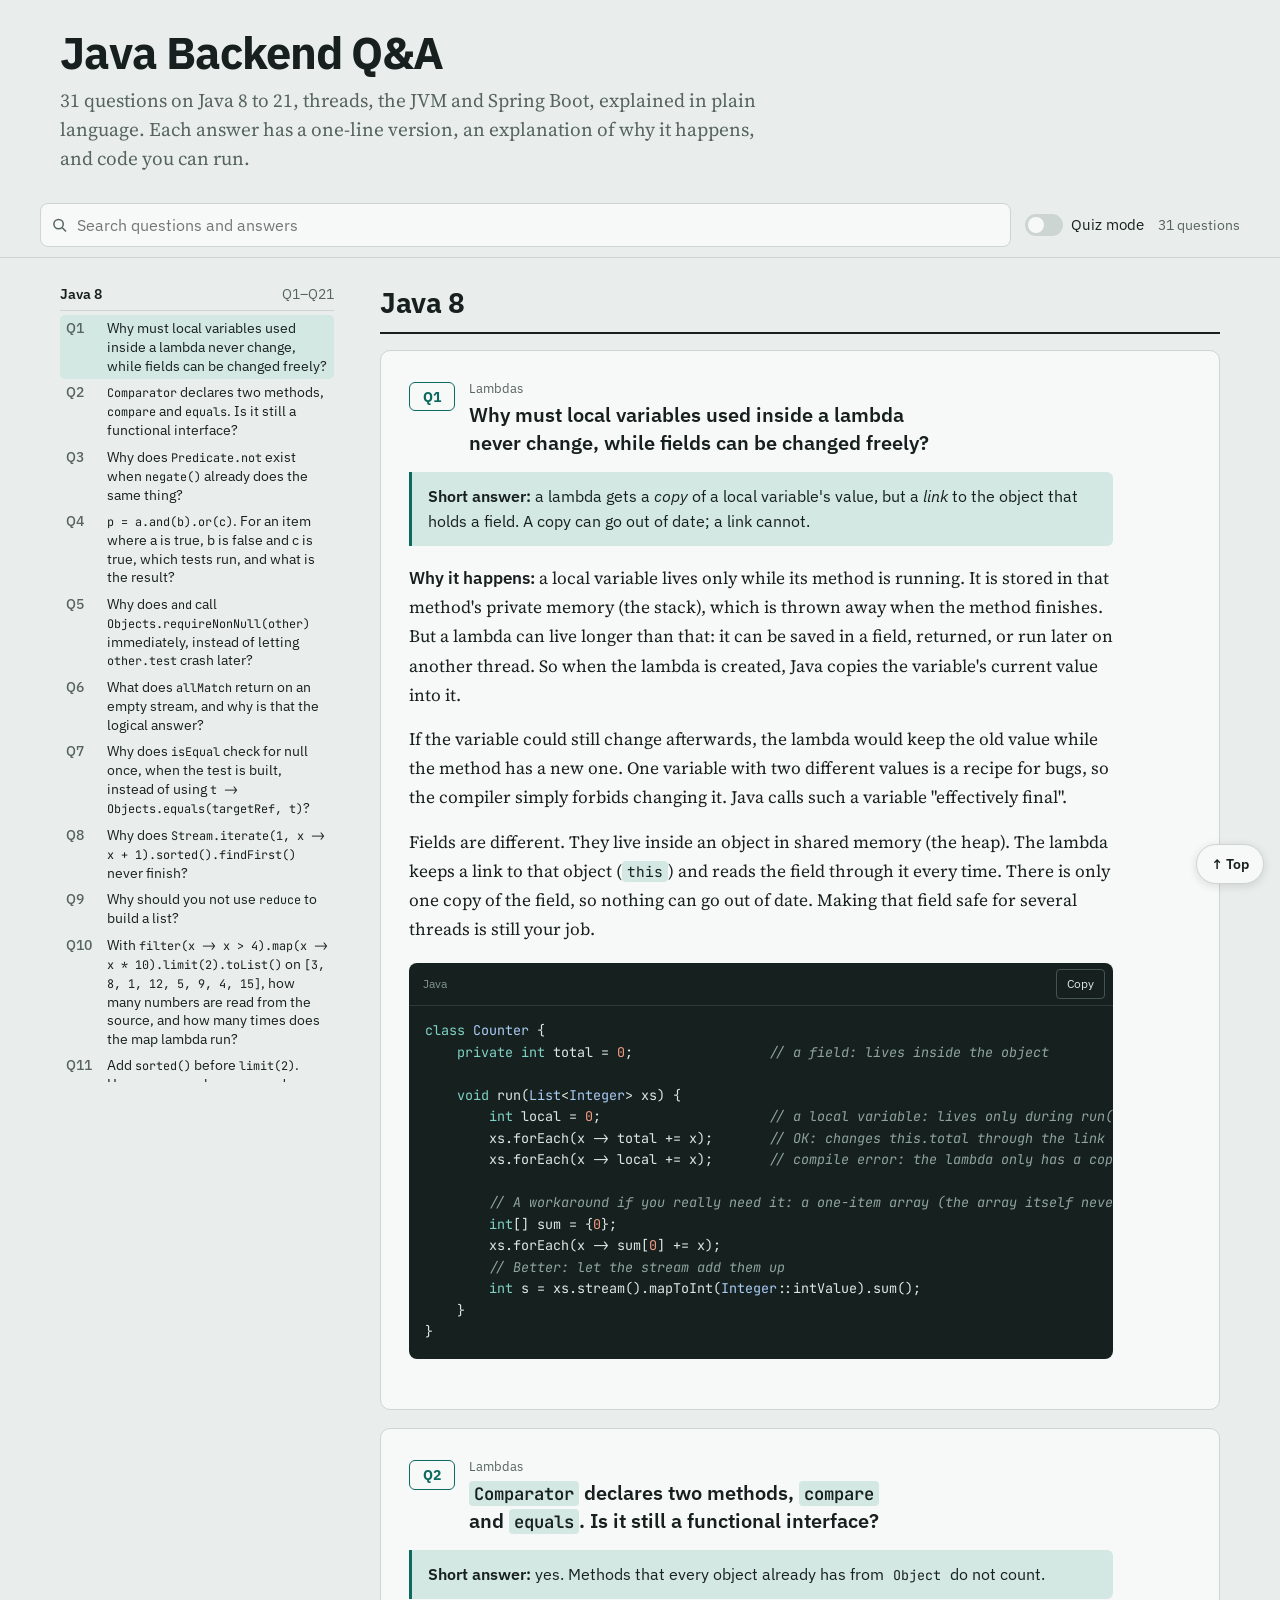
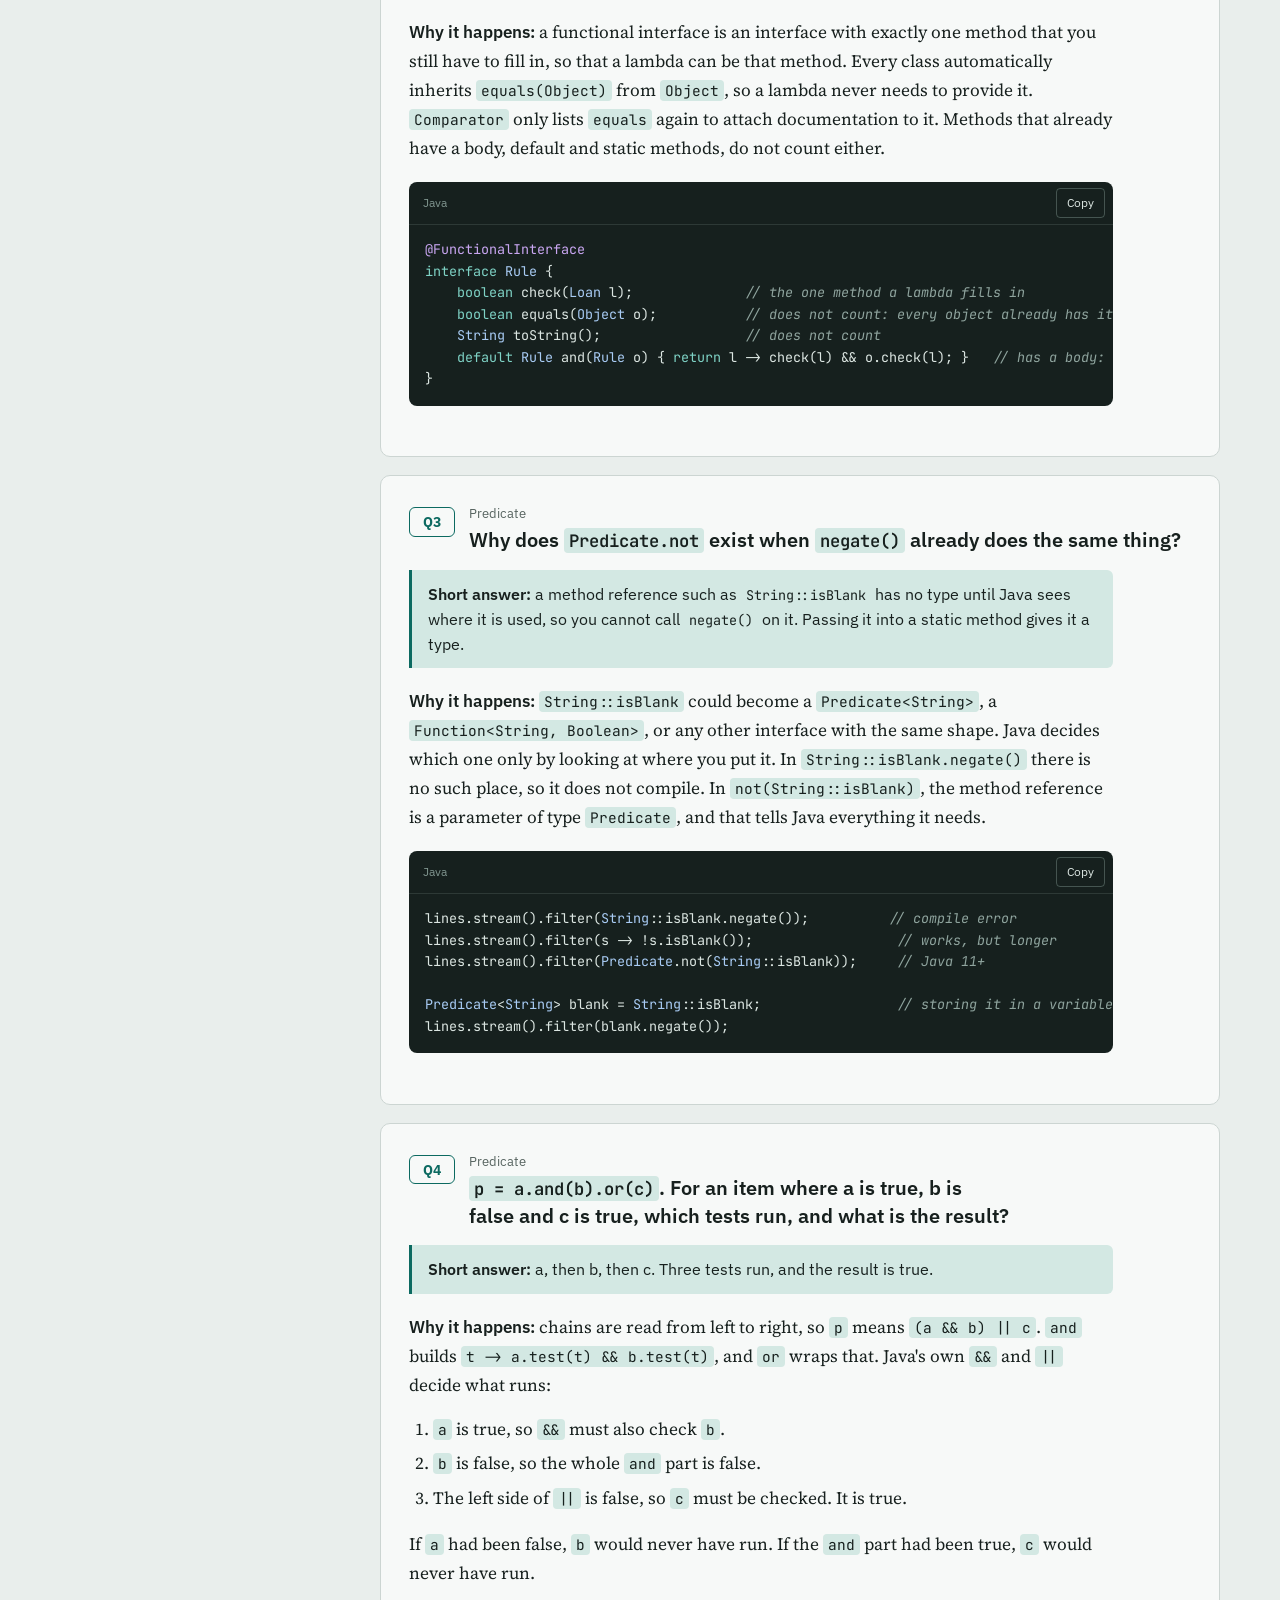
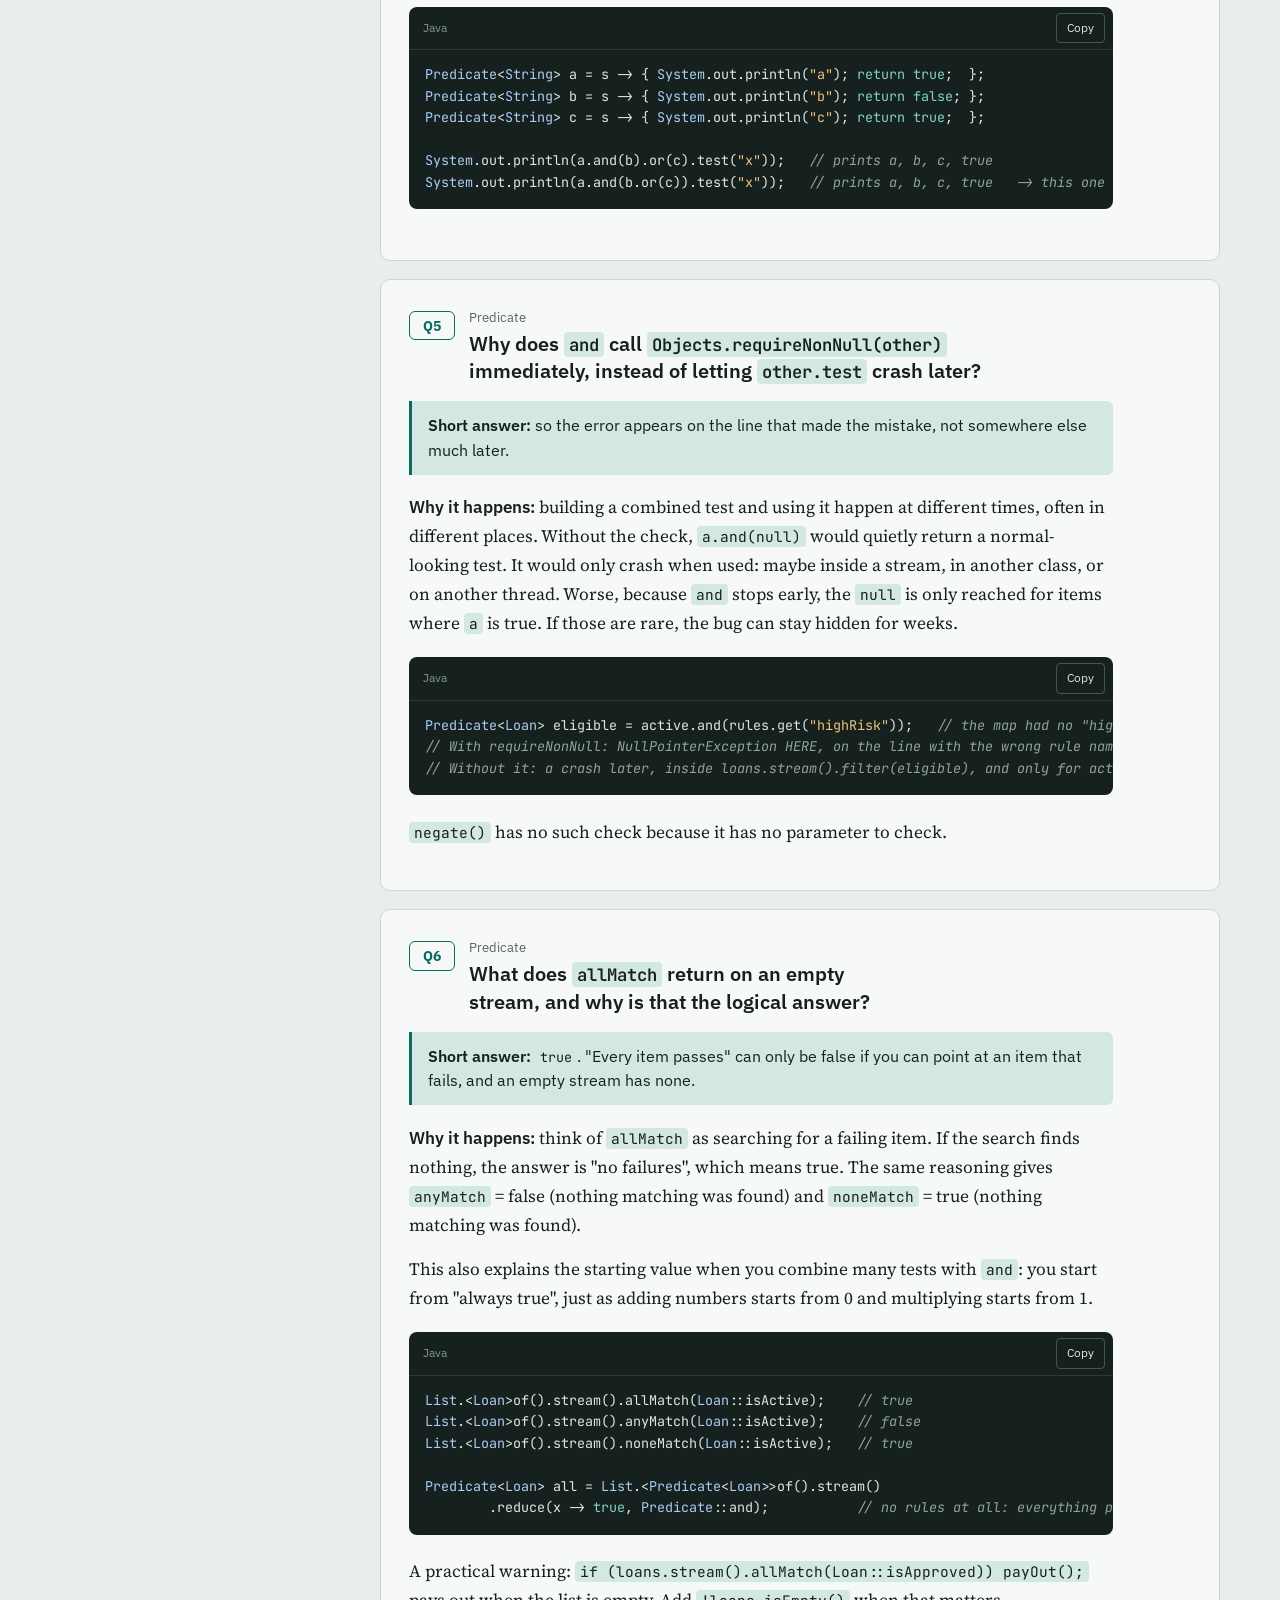
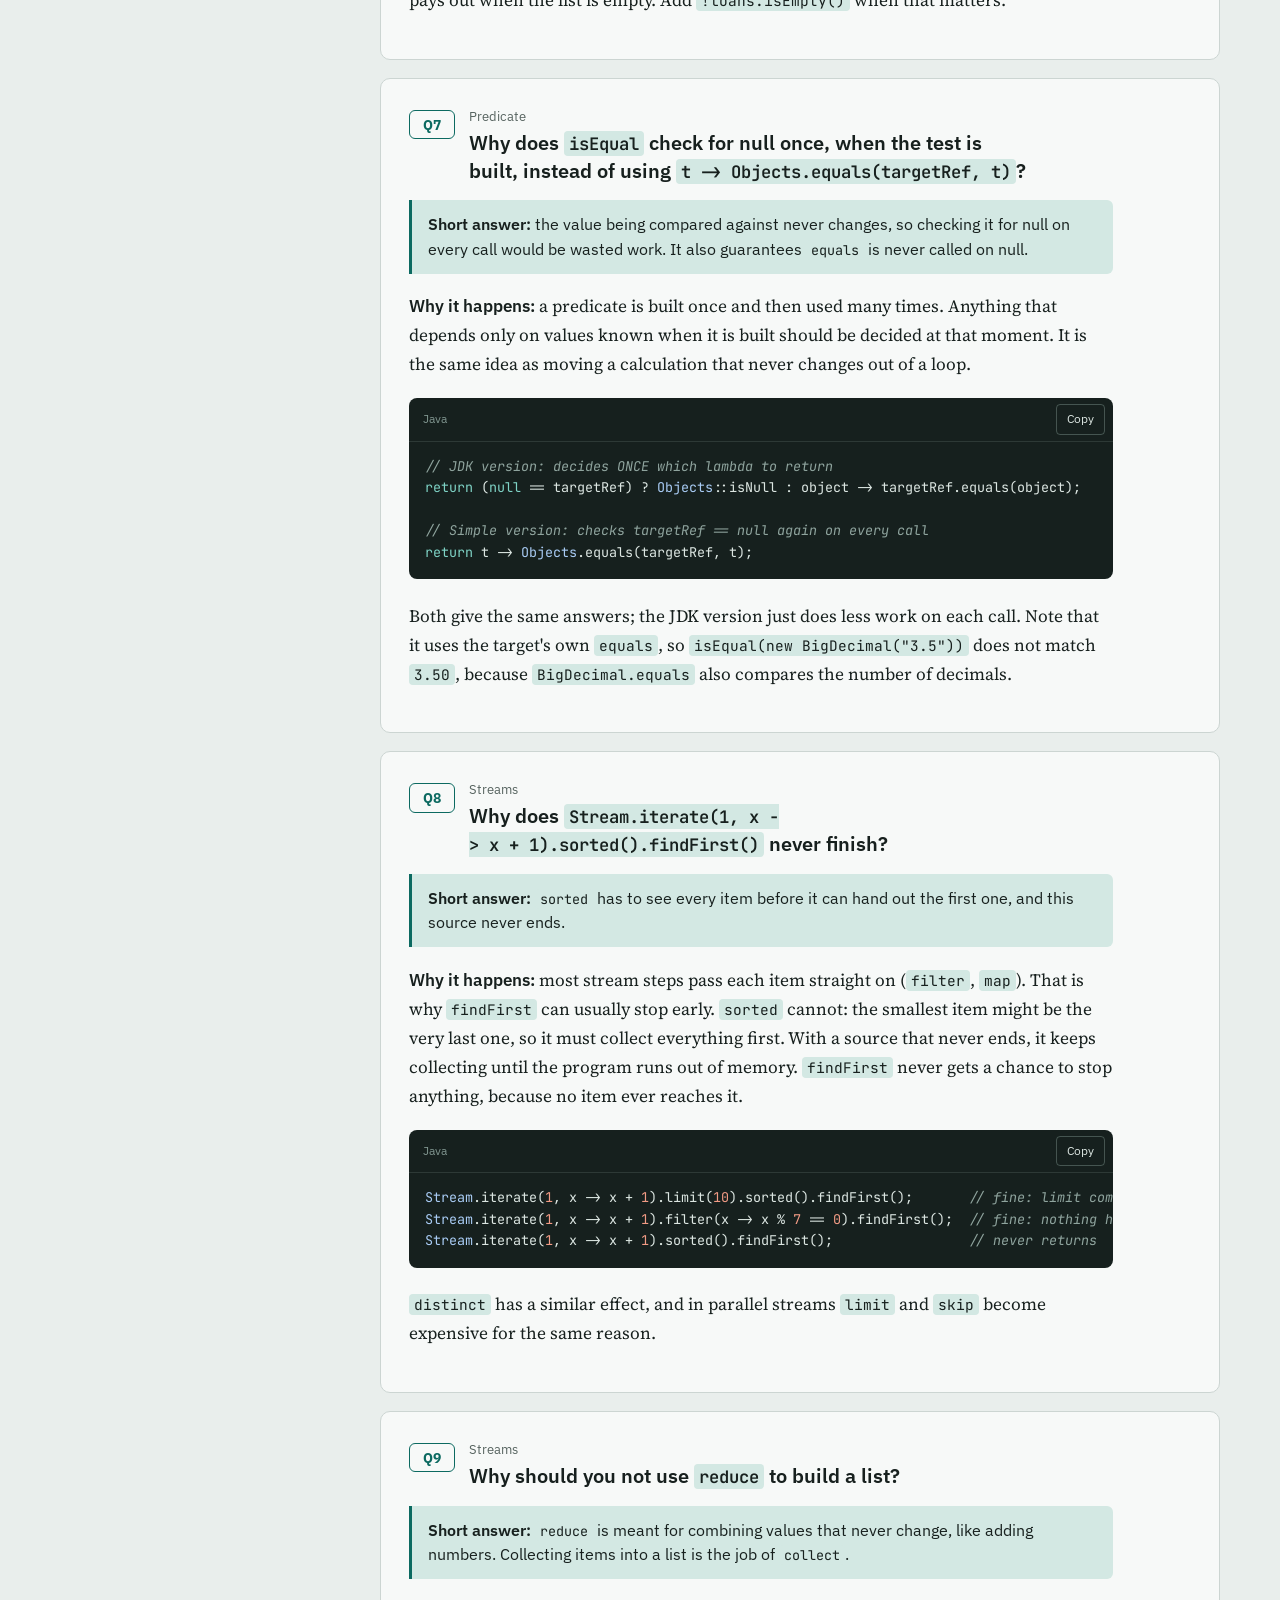
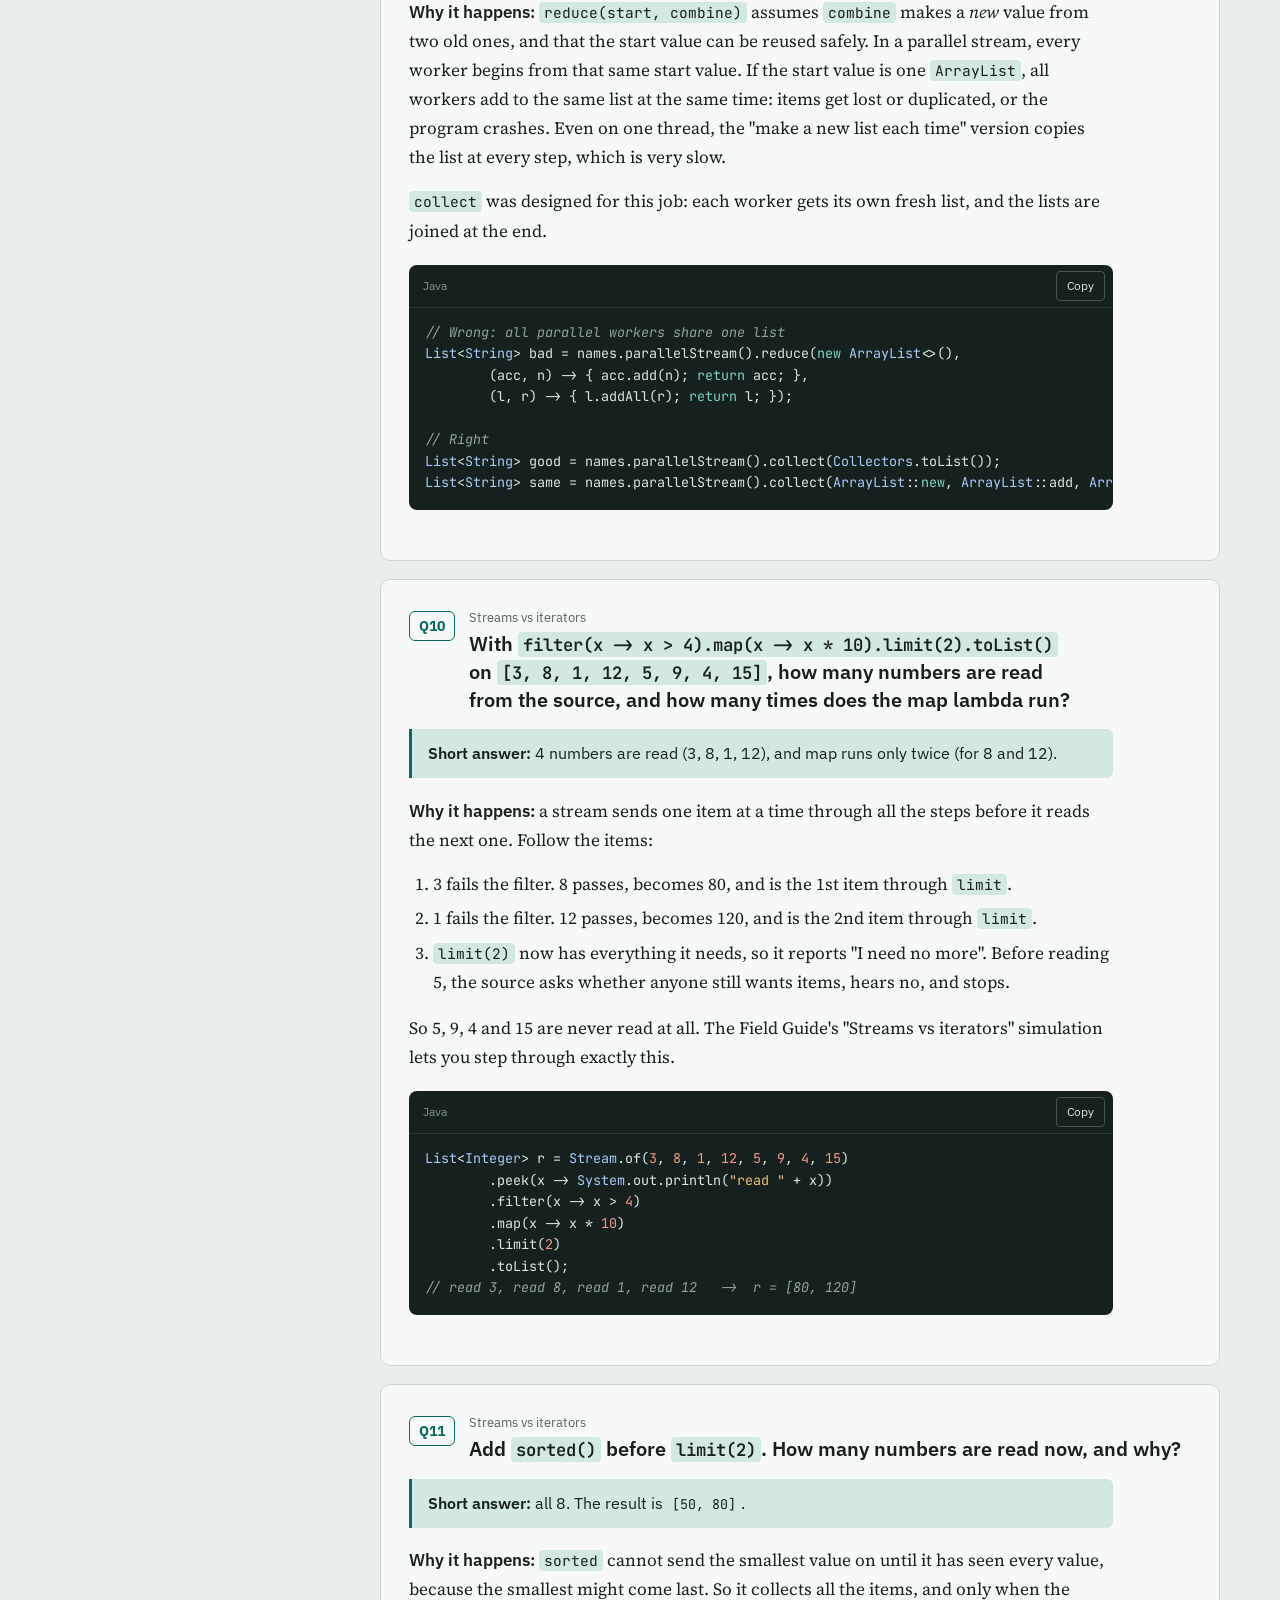
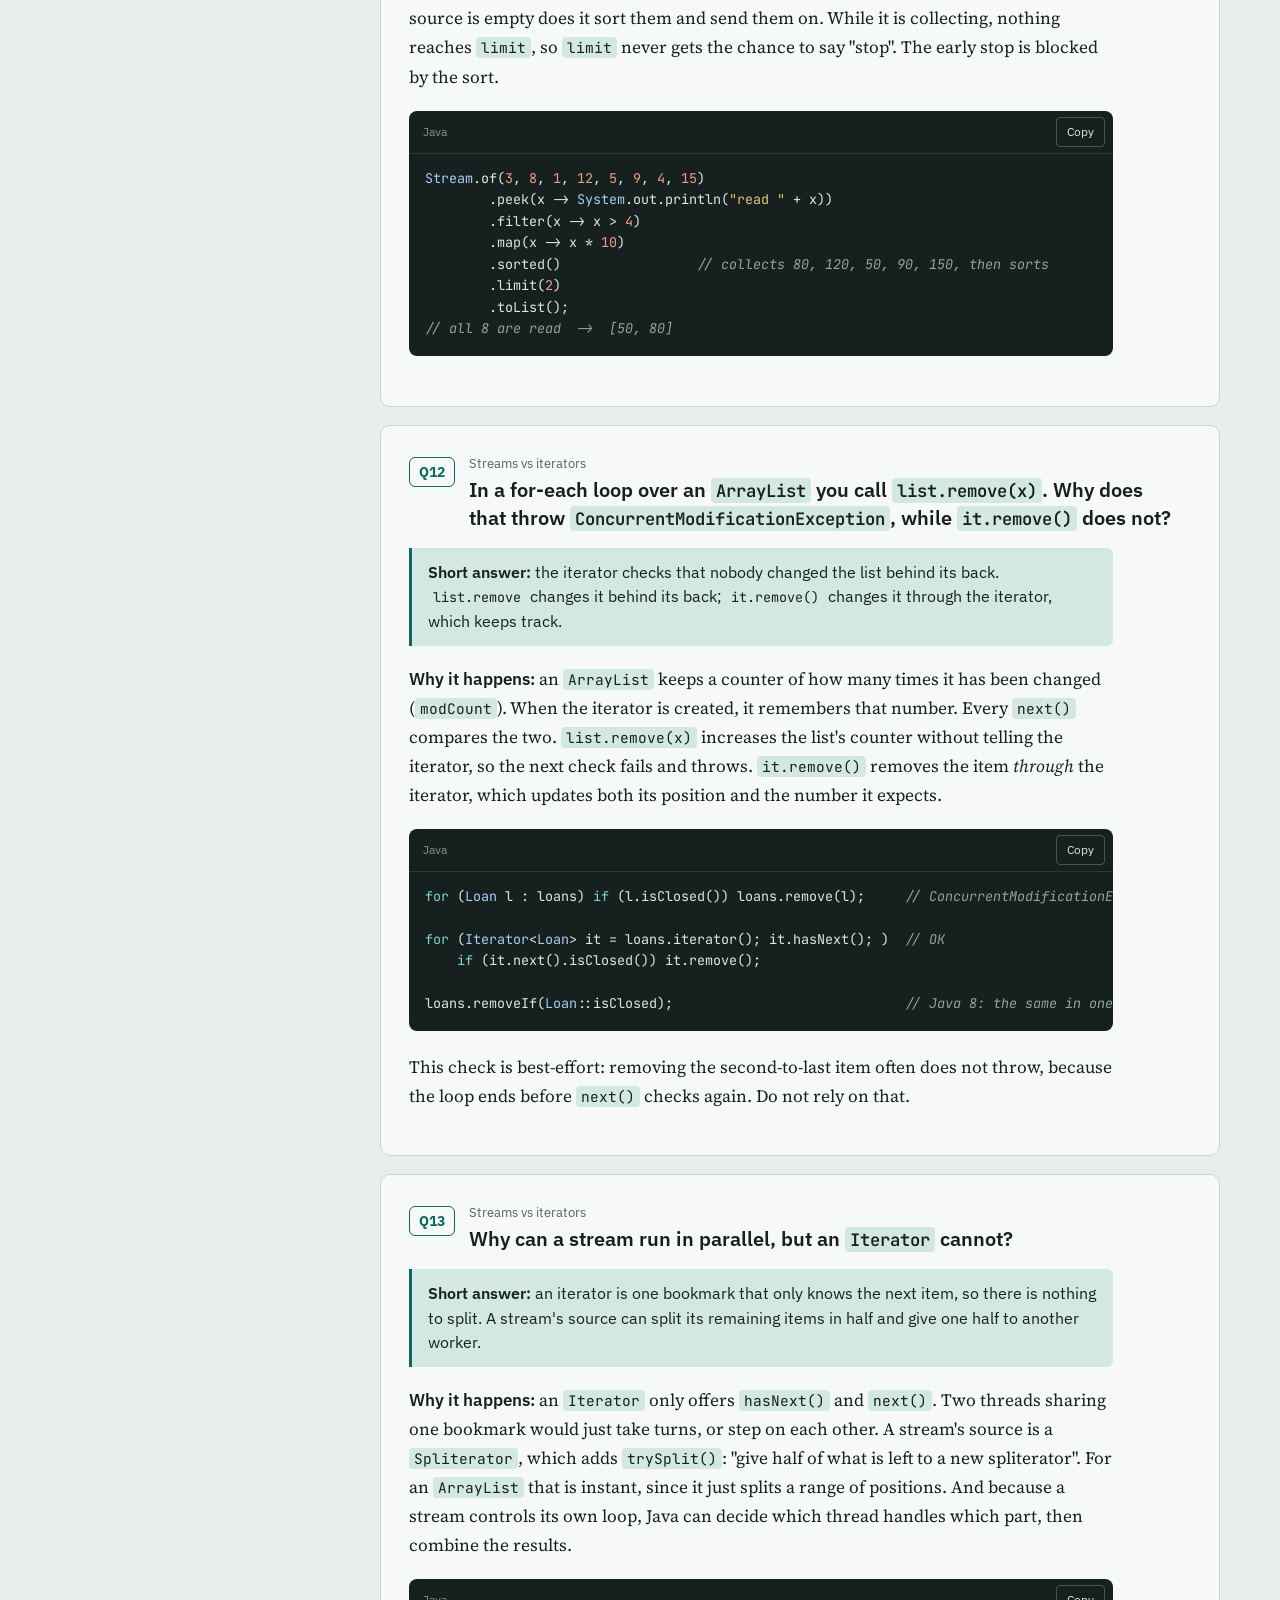
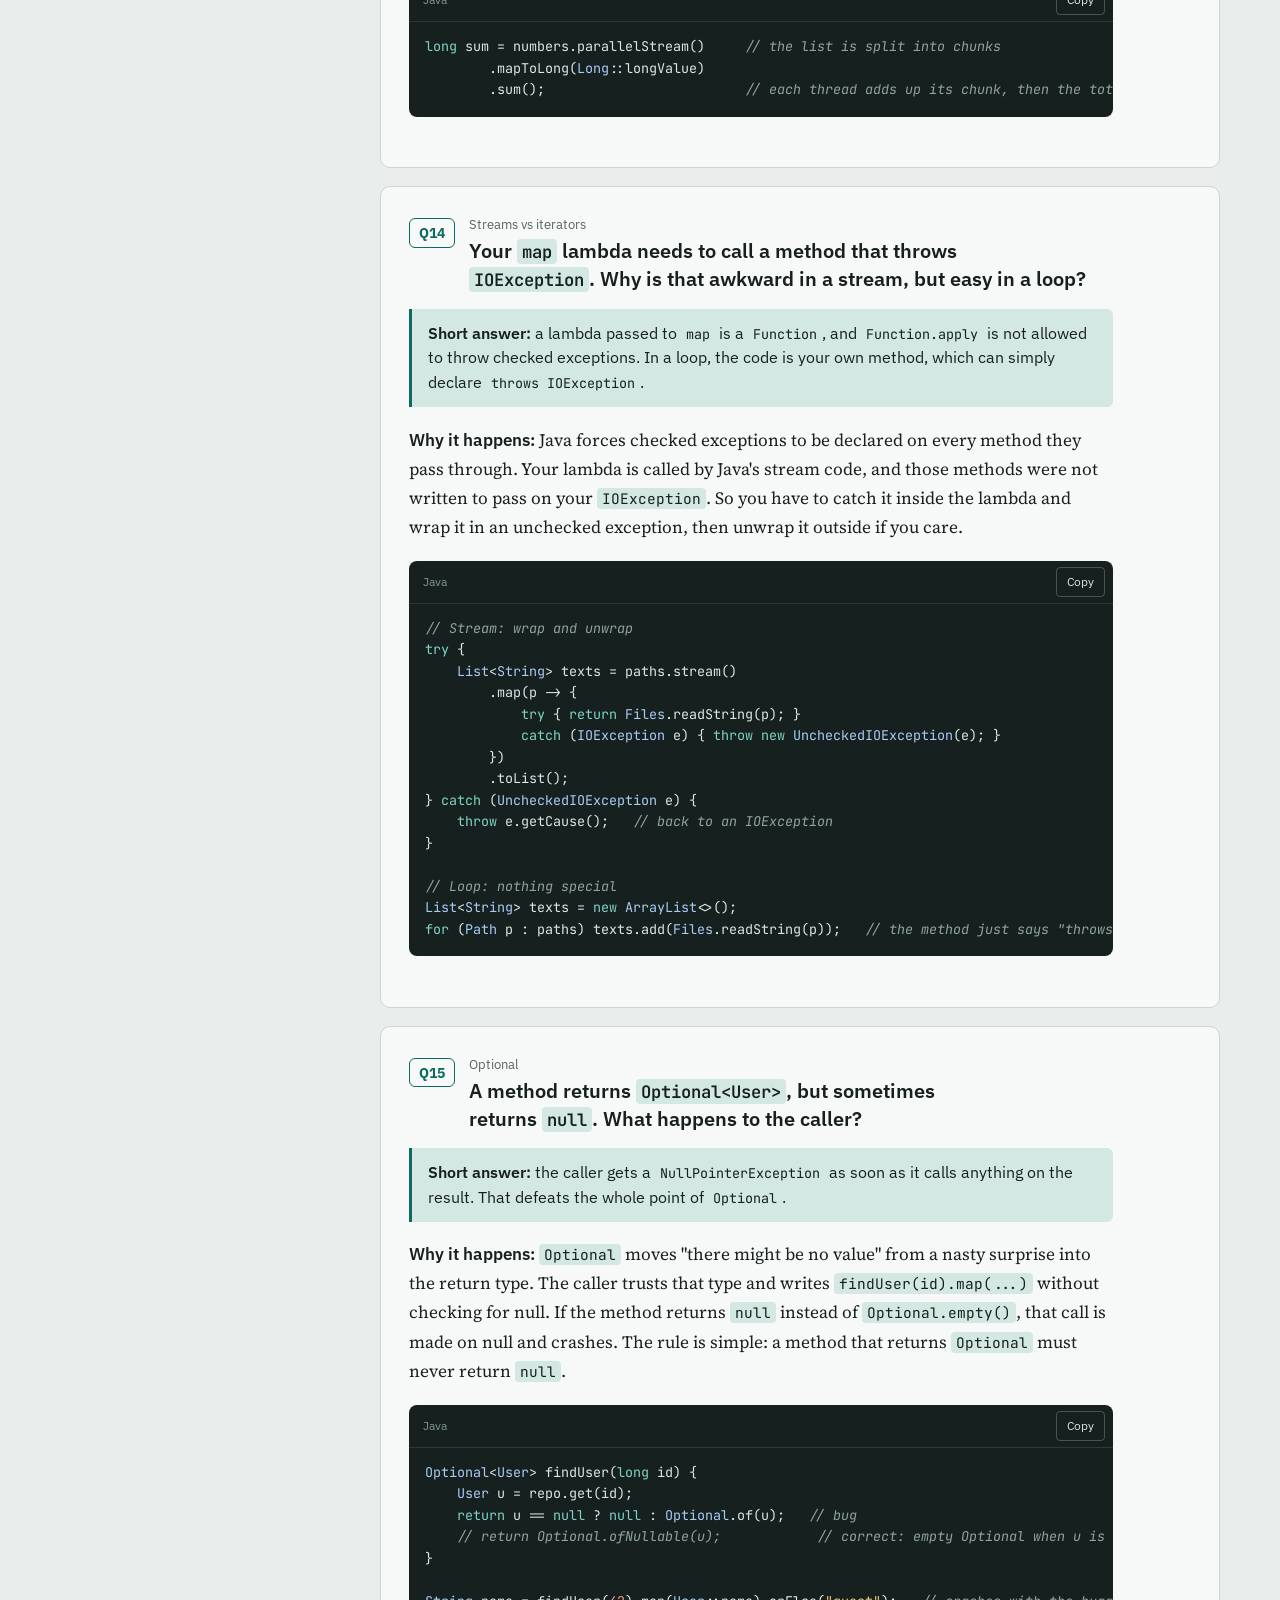
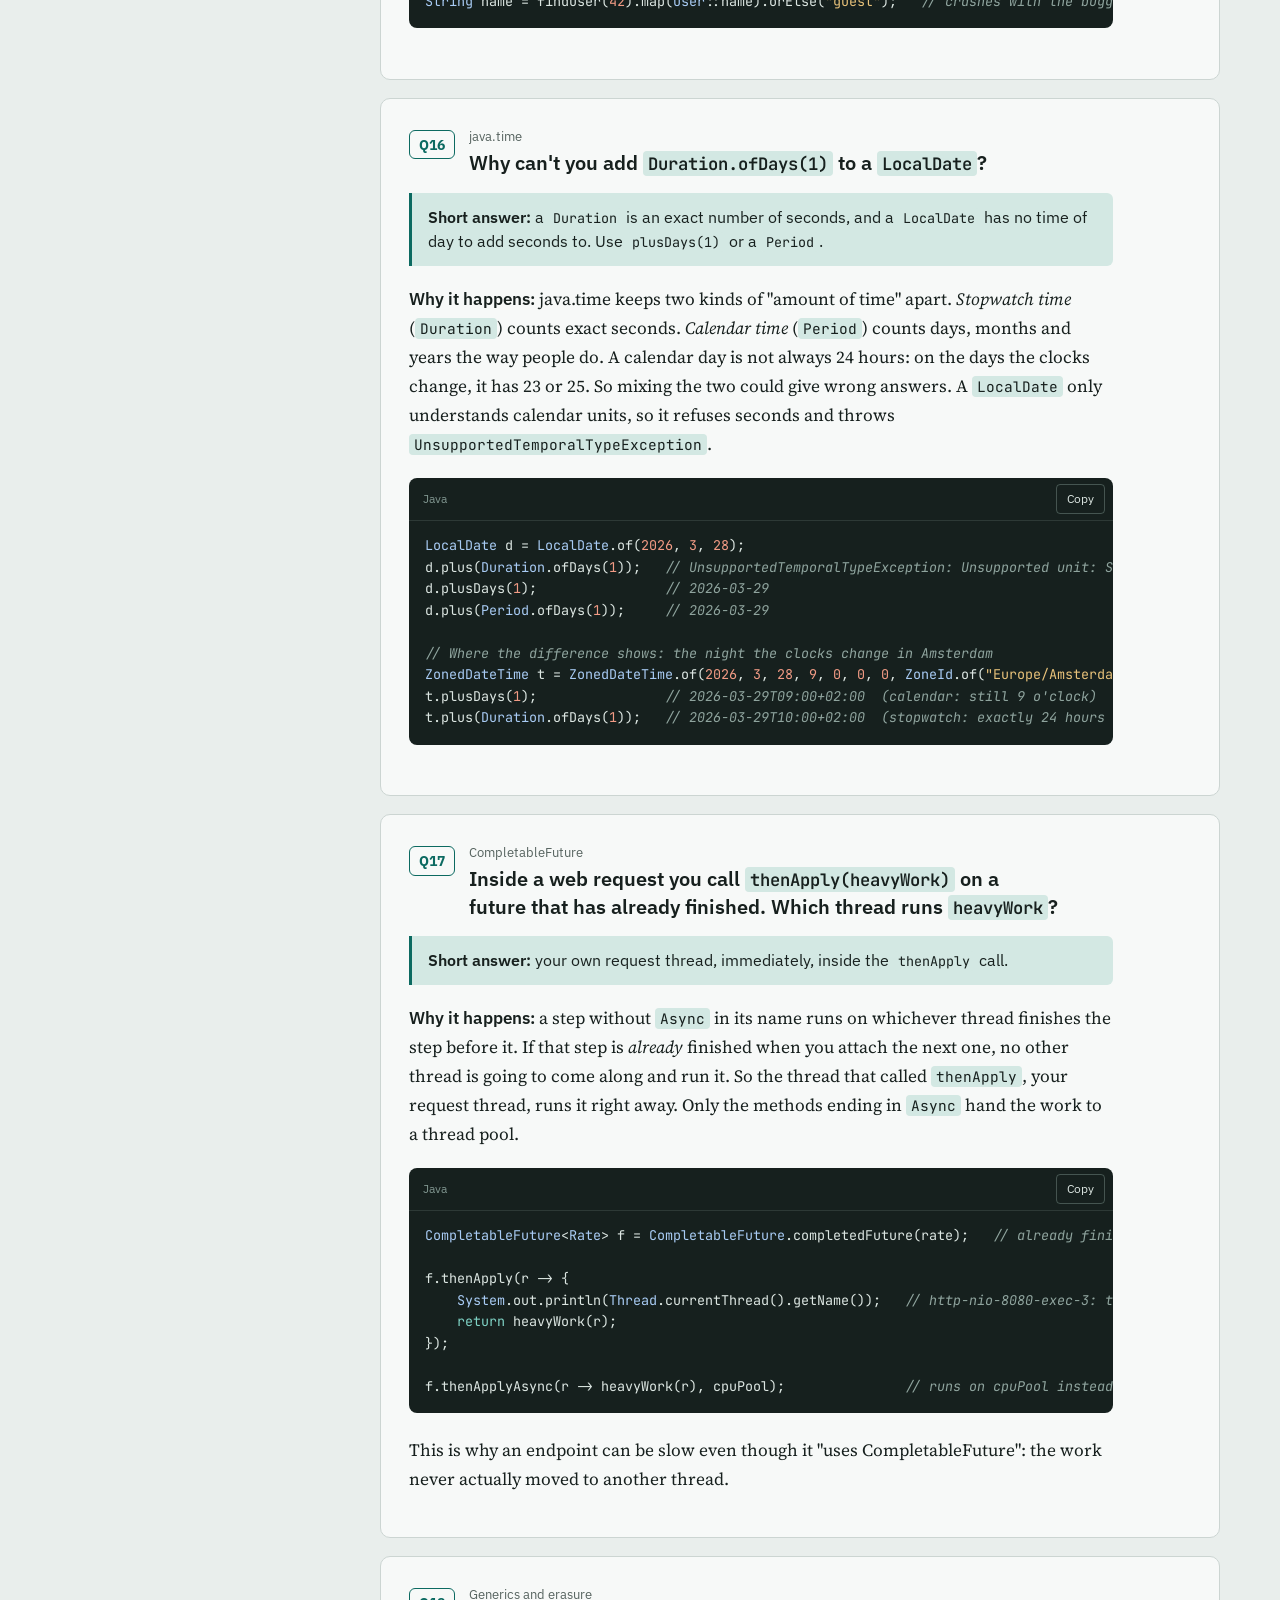
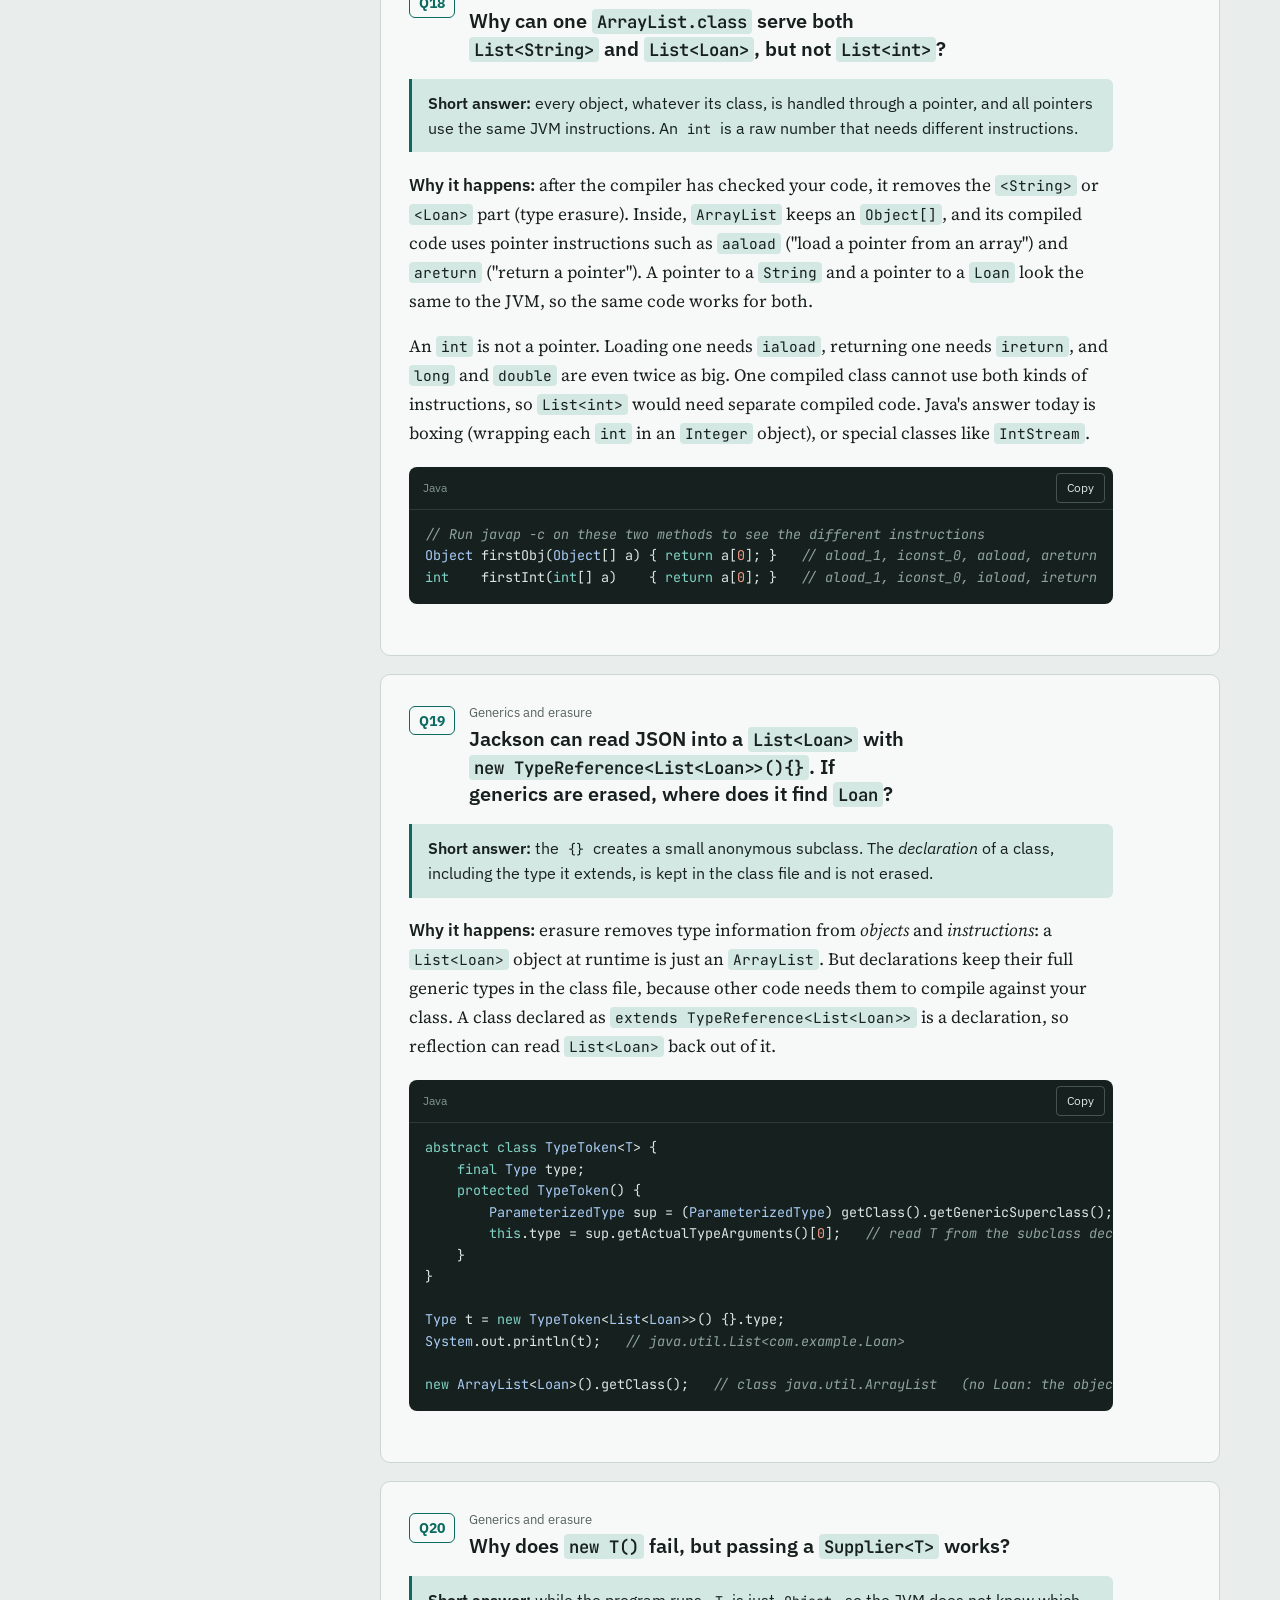
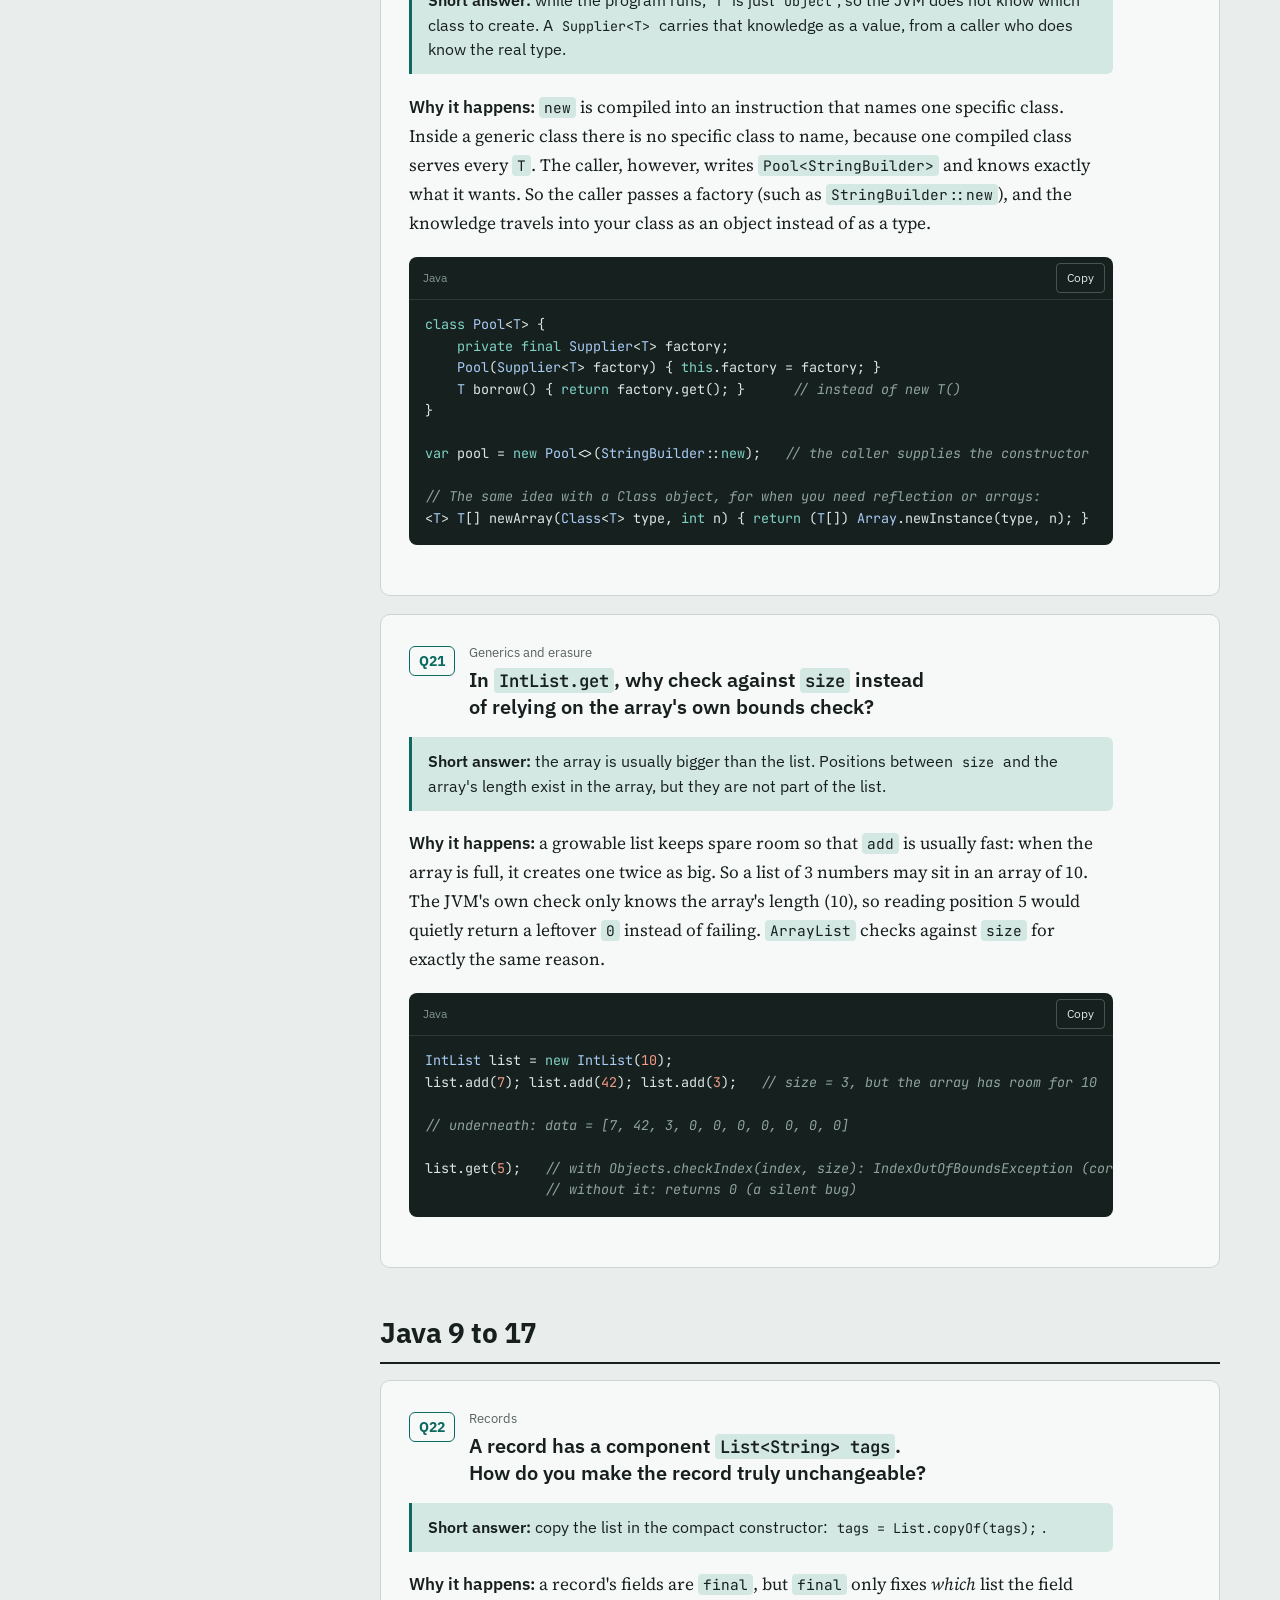
<file: learning-hub/topics/java-backend-qa.html>
<!doctype html>
<html lang="en">
<head>
<meta charset="utf-8">
<meta name="viewport" content="width=device-width, initial-scale=1, viewport-fit=cover">
<title>Java Backend Q&amp;A</title>
<meta name="description" content="31 first-principles questions and answers on Java 8 to 21, concurrency, the JVM and Spring Boot, with code.">
<link rel="preconnect" href="https://fonts.googleapis.com">
<link rel="preconnect" href="https://fonts.gstatic.com" crossorigin>
<link rel="stylesheet" href="https://fonts.googleapis.com/css2?family=IBM+Plex+Sans:wght@400;500;600;700&family=JetBrains+Mono:wght@400;600&family=Source+Serif+4:ital,opsz,wght@0,8..60,400;0,8..60,600;1,8..60,400&display=swap">
<style>
/* Layout: sticky question index on wide screens; on phones a sticky bar of section chips above one reading column. */
:root{
  --paper:#E9EEEC; --sheet:#F7F9F8; --ink:#17201E; --muted:#56635F; --rule:#CCD5D2;
  --accent:#0C6A61; --accent-soft:#D3E8E3; --warn:#8C5200; --warn-soft:#F4E6CF;
  --code-bg:#16201E; --code-fg:#DCE6E2; --code-dim:#7F948E;
  --c-kw:#7FD3C6; --c-str:#E8C27A; --c-com:#8FA49E; --c-ann:#C9A6F2; --c-num:#F29B85; --c-type:#A9CCF5;
  --f-ui:"IBM Plex Sans", "Segoe UI", Roboto, system-ui, sans-serif;
  --f-read:"Source Serif 4", Georgia, "Times New Roman", serif;
  --f-code:"JetBrains Mono", ui-monospace, "SFMono-Regular", Menlo, Consolas, monospace;
  --gutter:clamp(16px, 4vw, 40px);
  color-scheme:light;
}
@media (prefers-color-scheme: dark){ :root:not([data-theme="light"]){
  --paper:#0F1513; --sheet:#151D1B; --ink:#E3EBE8; --muted:#97A9A4; --rule:#2A3633;
  --accent:#5CC4B6; --accent-soft:#183A35; --warn:#E3A84E; --warn-soft:#33270F;
  --code-bg:#0A0F0E; --code-fg:#DCE6E2; --code-dim:#7A8F89; color-scheme:dark; } }
:root[data-theme="dark"]{
  --paper:#0F1513; --sheet:#151D1B; --ink:#E3EBE8; --muted:#97A9A4; --rule:#2A3633;
  --accent:#5CC4B6; --accent-soft:#183A35; --warn:#E3A84E; --warn-soft:#33270F;
  --code-bg:#0A0F0E; --code-fg:#DCE6E2; --code-dim:#7A8F89; color-scheme:dark; }

*,*::before,*::after{box-sizing:border-box}
html{-webkit-text-size-adjust:100%; scroll-padding-top:72px}
body{margin:0; background:var(--paper); color:var(--ink); font-family:var(--f-ui); font-size:16px; line-height:1.5;
  padding-left:env(safe-area-inset-left,0px); padding-right:env(safe-area-inset-right,0px)}
a{color:var(--accent)}
:focus-visible{outline:2px solid var(--accent); outline-offset:2px; border-radius:3px}
[hidden]{display:none!important}

/* ---------- top ---------- */
.masthead{padding:calc(28px + env(safe-area-inset-top,0px)) var(--gutter) 20px; max-width:1240px; margin:0 auto}
.masthead h1{font-size:clamp(1.8rem, 1.2rem + 2.6vw, 2.8rem); line-height:1.08; letter-spacing:-.025em; margin:0 0 10px; text-wrap:balance}
.masthead p{font-family:var(--f-read); font-size:clamp(1.02rem, .95rem + .4vw, 1.2rem); color:var(--muted); max-width:44rem; margin:0}

.bar{position:sticky; top:0; z-index:20; background:var(--paper); border-bottom:1px solid var(--rule);
  padding:calc(10px + env(safe-area-inset-top,0px)) var(--gutter) 10px}
.bar-inner{max-width:1240px; margin:0 auto; display:flex; flex-wrap:wrap; gap:10px 14px; align-items:center}
.search{position:relative; flex:1 1 260px; min-width:0}
.search input{width:100%; font:inherit; font-size:16px; padding:9px 12px 9px 36px; border:1px solid var(--rule); border-radius:8px; background:var(--sheet); color:var(--ink)}
.search svg{position:absolute; left:12px; top:50%; transform:translateY(-50%); width:15px; height:15px; stroke:var(--muted); fill:none}
.controls{display:flex; flex-wrap:wrap; align-items:center; gap:8px 14px}
.switch{display:inline-flex; align-items:center; gap:8px; font-size:.92rem; cursor:pointer; user-select:none}
.switch input{appearance:none; -webkit-appearance:none; width:38px; height:22px; border-radius:11px; background:var(--rule); position:relative; cursor:pointer; margin:0; transition:background .15s}
.switch input::after{content:""; position:absolute; top:3px; left:3px; width:16px; height:16px; border-radius:50%; background:var(--sheet); transition:transform .15s}
.switch input:checked{background:var(--accent)}
.switch input:checked::after{transform:translateX(16px)}
.count{font-size:.85rem; color:var(--muted); font-variant-numeric:tabular-nums; white-space:nowrap}
.chips{display:none; gap:6px; overflow-x:auto; scrollbar-width:none; width:100%; padding-bottom:2px; -webkit-overflow-scrolling:touch}
.chips::-webkit-scrollbar{display:none}
.chip{flex:none; font-size:.84rem; font-weight:500; padding:5px 11px; border-radius:999px; border:1px solid var(--rule); background:var(--sheet); color:var(--ink); text-decoration:none; white-space:nowrap}
.chip.on{background:var(--accent); border-color:var(--accent); color:var(--sheet)}

/* ---------- layout ---------- */
.layout{max-width:1240px; margin:0 auto; padding:24px var(--gutter) 80px; display:grid; grid-template-columns:280px minmax(0,1fr); gap:40px}
.toc{position:sticky; top:84px; align-self:start; max-height:calc(100vh - 100px); overflow-y:auto; font-size:.86rem; padding-right:6px}
.toc ol{list-style:none; margin:0; padding:0}
.toc > ol > li{margin-bottom:14px}
.toc-sec{display:flex; justify-content:space-between; gap:8px; font-weight:600; color:var(--ink); text-decoration:none; padding:2px 0 6px; border-bottom:1px solid var(--rule); margin-bottom:4px}
.toc-sec span{font-weight:400; color:var(--muted); font-variant-numeric:tabular-nums}
.toc li li a{display:flex; gap:8px; padding:4px 6px; border-radius:5px; color:var(--ink); text-decoration:none; line-height:1.35}
.toc li li a:hover{background:var(--sheet)}
.toc li li a.on{background:var(--accent-soft)}
.toc .n{flex:none; width:2.4em; color:var(--muted); font-variant-numeric:tabular-nums; font-weight:500}
.toc .tx{min-width:0; overflow-wrap:anywhere}
.toc code{font-family:var(--f-code); font-size:.86em}
.toc li.dim{opacity:.35}
main{min-width:0}

/* ---------- sections & cards ---------- */
.sec{margin-bottom:44px}
.sec > h2{font-size:clamp(1.35rem, 1.1rem + 1vw, 1.75rem); letter-spacing:-.015em; margin:0 0 16px; padding-bottom:8px; border-bottom:2px solid var(--ink)}
.qa{background:var(--sheet); border:1px solid var(--rule); border-radius:10px; padding:clamp(16px, 3vw, 28px); margin-bottom:18px; min-width:0}
.qa-head{display:flex; gap:14px; align-items:flex-start}
.qnum{flex:none; min-width:46px; text-align:center; font-weight:700; font-size:.9rem; font-variant-numeric:tabular-nums; color:var(--accent); border:1.5px solid var(--accent); border-radius:6px; padding:3px 6px; margin-top:3px}
.qa-title{min-width:0}
.topic{display:block; font-size:.8rem; color:var(--muted); margin-bottom:3px}
.qa h3{margin:0; font-size:clamp(1.08rem, 1rem + .45vw, 1.28rem); line-height:1.35; text-wrap:balance; font-weight:600}
.qa h3 code{font-family:var(--f-code); font-size:.84em; background:var(--accent-soft); padding:1px 5px; border-radius:4px; overflow-wrap:anywhere}

.answer{font-family:var(--f-read); font-size:clamp(1rem, .96rem + .2vw, 1.08rem); line-height:1.68; margin-top:16px}
.answer > *{max-width:44rem}
.answer > pre, .answer > figure{max-width:none}
.answer p{margin:0 0 .9em}
.answer strong{font-weight:600}
.answer p.short{font-family:var(--f-ui); font-size:1rem; line-height:1.55; background:var(--accent-soft); border-left:3px solid var(--accent); padding:12px 16px; border-radius:0 6px 6px 0; margin-bottom:1.1em}
.answer p.why strong{font-family:var(--f-ui)}
.answer ol, .answer ul{padding-left:1.4em; margin:0 0 1em}
.answer li{margin:.3em 0}
.answer :not(pre) > code{font-family:var(--f-code); font-size:.84em; background:var(--accent-soft); padding:1px 5px; border-radius:4px; overflow-wrap:anywhere}

/* code */
.code{position:relative; margin:1.1em 0 1.3em; background:var(--code-bg); border-radius:8px; overflow:hidden}
.code-head{display:flex; justify-content:space-between; align-items:center; padding:6px 8px 6px 14px; border-bottom:1px solid rgba(127,148,142,.22); font-family:var(--f-ui); font-size:.75rem; color:var(--code-dim)}
.copy{font:inherit; font-size:.75rem; color:var(--code-fg); background:transparent; border:1px solid rgba(127,148,142,.45); border-radius:4px; padding:4px 10px; cursor:pointer; min-height:28px}
.copy:hover{border-color:var(--c-kw)}
.code pre{margin:0; padding:14px 16px 16px; overflow-x:auto; -webkit-overflow-scrolling:touch; color:var(--code-fg); font-family:var(--f-code); font-size:clamp(.74rem, .7rem + .2vw, .84rem); line-height:1.6; tab-size:4}
.code pre code{font:inherit}
.k{color:var(--c-kw)} .s{color:var(--c-str)} .c{color:var(--c-com); font-style:italic} .a{color:var(--c-ann)} .nm{color:var(--c-num)} .t{color:var(--c-type)}

/* sawtooth figure */
.saw{display:flex; flex-wrap:wrap; gap:14px; margin:1.2em 0 1.4em; font-family:var(--f-ui)}
.saw-panel{flex:1 1 220px; min-width:0; background:var(--paper); border:1px solid var(--rule); border-radius:8px; padding:12px}
.saw svg{display:block; width:100%; height:auto}
.saw .ax{stroke:var(--muted); stroke-width:1}
.saw .heap{fill:none; stroke:var(--accent); stroke-width:2; stroke-linejoin:round}
.saw .heap.leak{stroke:var(--warn)}
.saw .floor{fill:none; stroke:var(--accent); stroke-width:1.2; stroke-dasharray:4 4; opacity:.8}
.saw .floor.leak{stroke:var(--warn)}
.saw .lbl{font-size:10px; fill:var(--muted); text-anchor:middle}
.saw figcaption{font-size:.85rem; color:var(--muted); margin-top:6px}
.saw figcaption b{color:var(--ink)}

/* quiz mode */
.reveal{display:none; margin-top:16px; font:inherit; font-weight:600; font-size:.92rem; padding:9px 16px; border-radius:6px; border:1.5px solid var(--accent); background:transparent; color:var(--accent); cursor:pointer; min-height:40px}
body.quiz .reveal{display:inline-block}
body.quiz .qa:not(.open) .answer{display:none}
body.quiz .qa.open .reveal{background:var(--accent); color:var(--sheet)}

.empty{padding:28px; text-align:center; color:var(--muted); background:var(--sheet); border:1px dashed var(--rule); border-radius:10px}
.top{position:fixed; right:calc(16px + env(safe-area-inset-right,0px)); bottom:calc(16px + env(safe-area-inset-bottom,0px)); z-index:15; font:inherit; font-size:.85rem; font-weight:600; padding:9px 14px; border-radius:999px; border:1px solid var(--rule); background:var(--sheet); color:var(--ink); text-decoration:none; box-shadow:0 2px 10px rgba(0,0,0,.12)}
footer{max-width:1240px; margin:0 auto; padding:0 var(--gutter) 40px; font-size:.82rem; color:var(--muted)}

/* ---------- breakpoints ---------- */
@media (max-width: 960px){
  .layout{grid-template-columns:minmax(0,1fr); gap:0; padding-top:18px}
  .toc{display:none}
  .chips{display:flex}
  html{scroll-padding-top:128px}
}
@media (max-width: 480px){
  .qa-head{gap:10px}
  .qnum{min-width:40px; font-size:.82rem}
  .answer p.short{padding:10px 12px}
  .code pre{padding:12px}
  .controls{width:100%; justify-content:space-between}
}
@media (prefers-reduced-motion: reduce){ *{transition:none!important; scroll-behavior:auto!important} }
@media print{
  .bar, .toc, .top, .reveal{display:none!important}
  body.quiz .qa .answer{display:block!important}
  .layout{display:block}
  .qa{break-inside:avoid-page; border-color:#bbb}
  body{background:#fff}
}
</style>
</head>
<body>
<header class="masthead">
  <h1>Java Backend Q&amp;A</h1>
  <p>31 questions on Java 8 to 21, threads, the JVM and Spring Boot, explained in plain language. Each answer has a one-line version, an explanation of why it happens, and code you can run.</p>
</header>

<div class="bar">
  <div class="bar-inner">
    <label class="search"><svg viewBox="0 0 16 16" aria-hidden="true"><circle cx="7" cy="7" r="5" stroke-width="1.6"/><path d="M11 11 L15 15" stroke-width="1.6"/></svg>
      <input id="q" type="search" placeholder="Search questions and answers" aria-label="Search questions and answers" autocomplete="off"></label>
    <div class="controls">
      <label class="switch"><input type="checkbox" id="quiz"> Quiz mode</label>
      <span class="count" id="count">31 questions</span>
    </div>
    <nav class="chips" aria-label="Sections"><a class="chip" href="#java-8">Java 8</a><a class="chip" href="#java-9-to-17">Java 9 to 17</a><a class="chip" href="#java-21">Java 21</a><a class="chip" href="#threads-and-concurrency">Threads and concurrency</a><a class="chip" href="#the-jvm">The JVM</a><a class="chip" href="#spring-boot">Spring Boot</a></nav>
  </div>
</div>

<div class="layout">
  <nav class="toc" aria-label="All questions"><ol><li><a class="toc-sec" href="#java-8">Java 8 <span>Q1–Q21</span></a><ol><li><a href="#q1" data-q="1"><span class="n">Q1</span><span class="tx">Why must local variables used inside a lambda never change, while fields can be changed freely?</span></a></li><li><a href="#q2" data-q="2"><span class="n">Q2</span><span class="tx"><code>Comparator</code> declares two methods, <code>compare</code> and <code>equals</code>. Is it still a functional interface?</span></a></li><li><a href="#q3" data-q="3"><span class="n">Q3</span><span class="tx">Why does <code>Predicate.not</code> exist when <code>negate()</code> already does the same thing?</span></a></li><li><a href="#q4" data-q="4"><span class="n">Q4</span><span class="tx"><code>p = a.and(b).or(c)</code>. For an item where a is true, b is false and c is true, which tests run, and what is the result?</span></a></li><li><a href="#q5" data-q="5"><span class="n">Q5</span><span class="tx">Why does <code>and</code> call <code>Objects.requireNonNull(other)</code> immediately, instead of letting <code>other.test</code> crash later?</span></a></li><li><a href="#q6" data-q="6"><span class="n">Q6</span><span class="tx">What does <code>allMatch</code> return on an empty stream, and why is that the logical answer?</span></a></li><li><a href="#q7" data-q="7"><span class="n">Q7</span><span class="tx">Why does <code>isEqual</code> check for null once, when the test is built, instead of using <code>t -&gt; Objects.equals(targetRef, t)</code>?</span></a></li><li><a href="#q8" data-q="8"><span class="n">Q8</span><span class="tx">Why does <code>Stream.iterate(1, x -&gt; x + 1).sorted().findFirst()</code> never finish?</span></a></li><li><a href="#q9" data-q="9"><span class="n">Q9</span><span class="tx">Why should you not use <code>reduce</code> to build a list?</span></a></li><li><a href="#q10" data-q="10"><span class="n">Q10</span><span class="tx">With <code>filter(x -&gt; x &gt; 4).map(x -&gt; x * 10).limit(2).toList()</code> on <code>[3, 8, 1, 12, 5, 9, 4, 15]</code>, how many numbers are read from the source, and how many times does the map lambda run?</span></a></li><li><a href="#q11" data-q="11"><span class="n">Q11</span><span class="tx">Add <code>sorted()</code> before <code>limit(2)</code>. How many numbers are read now, and why?</span></a></li><li><a href="#q12" data-q="12"><span class="n">Q12</span><span class="tx">In a for-each loop over an <code>ArrayList</code> you call <code>list.remove(x)</code>. Why does that throw <code>ConcurrentModificationException</code>, while <code>it.remove()</code> does not?</span></a></li><li><a href="#q13" data-q="13"><span class="n">Q13</span><span class="tx">Why can a stream run in parallel, but an <code>Iterator</code> cannot?</span></a></li><li><a href="#q14" data-q="14"><span class="n">Q14</span><span class="tx">Your <code>map</code> lambda needs to call a method that throws <code>IOException</code>. Why is that awkward in a stream, but easy in a loop?</span></a></li><li><a href="#q15" data-q="15"><span class="n">Q15</span><span class="tx">A method returns <code>Optional&lt;User&gt;</code>, but sometimes returns <code>null</code>. What happens to the caller?</span></a></li><li><a href="#q16" data-q="16"><span class="n">Q16</span><span class="tx">Why can't you add <code>Duration.ofDays(1)</code> to a <code>LocalDate</code>?</span></a></li><li><a href="#q17" data-q="17"><span class="n">Q17</span><span class="tx">Inside a web request you call <code>thenApply(heavyWork)</code> on a future that has already finished. Which thread runs <code>heavyWork</code>?</span></a></li><li><a href="#q18" data-q="18"><span class="n">Q18</span><span class="tx">Why can one <code>ArrayList.class</code> serve both <code>List&lt;String&gt;</code> and <code>List&lt;Loan&gt;</code>, but not <code>List&lt;int&gt;</code>?</span></a></li><li><a href="#q19" data-q="19"><span class="n">Q19</span><span class="tx">Jackson can read JSON into a <code>List&lt;Loan&gt;</code> with <code>new TypeReference&lt;List&lt;Loan&gt;&gt;(){}</code>. If generics are erased, where does it find <code>Loan</code>?</span></a></li><li><a href="#q20" data-q="20"><span class="n">Q20</span><span class="tx">Why does <code>new T()</code> fail, but passing a <code>Supplier&lt;T&gt;</code> works?</span></a></li><li><a href="#q21" data-q="21"><span class="n">Q21</span><span class="tx">In <code>IntList.get</code>, why check against <code>size</code> instead of relying on the array's own bounds check?</span></a></li></ol></li><li><a class="toc-sec" href="#java-9-to-17">Java 9 to 17 <span>Q22–Q23</span></a><ol><li><a href="#q22" data-q="22"><span class="n">Q22</span><span class="tx">A record has a component <code>List&lt;String&gt; tags</code>. How do you make the record truly unchangeable?</span></a></li><li><a href="#q23" data-q="23"><span class="n">Q23</span><span class="tx">Why is a <code>default</code> branch in a switch over a sealed type usually a bad idea?</span></a></li></ol></li><li><a class="toc-sec" href="#java-21">Java 21 <span>Q24–Q26</span></a><ol><li><a href="#q24" data-q="24"><span class="n">Q24</span><span class="tx">Your service has 8 CPU cores and only resizes images. Will virtual threads make it faster?</span></a></li><li><a href="#q25" data-q="25"><span class="n">Q25</span><span class="tx">Why is <code>Executors.newFixedThreadPool(200, Thread.ofVirtual().factory())</code> a bad sign?</span></a></li><li><a href="#q26" data-q="26"><span class="n">Q26</span><span class="tx">A switch over a sealed interface was compiled when it covered every case. Later a new subtype is added, but only that subtype is recompiled. What happens when the switch receives the new type?</span></a></li></ol></li><li><a class="toc-sec" href="#threads-and-concurrency">Threads and concurrency <span>Q27–Q28</span></a><ol><li><a href="#q27" data-q="27"><span class="n">Q27</span><span class="tx">A loop <code>while (running) { ... }</code> never stops, even after another thread sets <code>running = false</code>. Why does adding <code>System.out.println</code> inside the loop often seem to fix it?</span></a></li><li><a href="#q28" data-q="28"><span class="n">Q28</span><span class="tx">Is a <code>synchronized</code> setter with a non-synchronized getter thread-safe?</span></a></li></ol></li><li><a class="toc-sec" href="#the-jvm">The JVM <span>Q29–Q30</span></a><ol><li><a href="#q29" data-q="29"><span class="n">Q29</span><span class="tx">Why does the first request to a freshly started Spring Boot app take much longer than the hundredth?</span></a></li><li><a href="#q30" data-q="30"><span class="n">Q30</span><span class="tx">Heap usage climbs steadily, then a full garbage collection brings it back down to the same level each time. Is that a memory leak?</span></a></li></ol></li><li><a class="toc-sec" href="#spring-boot">Spring Boot <span>Q31–Q31</span></a><ol><li><a href="#q31" data-q="31"><span class="n">Q31</span><span class="tx">Two <code>@Transactional</code> methods are in the same class. One calls the other, which is marked <code>REQUIRES_NEW</code>. Does the inner method get its own transaction?</span></a></li></ol></li></ol></nav>
  <main id="main">
    <section class="sec" id="java-8"><h2>Java 8</h2>
      <article class="qa" id="q1" data-text="why must local variables used inside a lambda never change, while fields can be changed freely?   short answer:  a lambda gets a  copy  of a local variable&#x27;s value, but a  link  to the object that holds a field. a copy can go out of date; a link cannot. 
  why it happens:  a local variable lives only while its method is running. it is stored in that method&#x27;s private memory (the stack), which is thrown away when the method finishes. but a lambda can live longer than that: it can be saved in a field, returned, or run later on another thread. so when the lambda is created, java copies the variable&#x27;s current value into it. 
 if the variable could still change afterwards, the lambda would keep the old value while the method has a new one. one variable with two different values is a recipe for bugs, so the compiler simply forbids changing it. java calls such a variable &quot;effectively final&quot;. 
 fields are different. they live inside an object in shared memory (the heap). the lambda keeps a link to that object ( this ) and reads the field through it every time. there is only one copy of the field, so nothing can go out of date. making that field safe for several threads is still your job. 
  class counter {
    private int total = 0;                 // a field: lives inside the object

    void run(list&amp;lt;integer&amp;gt; xs) {
        int local = 0;                     // a local variable: lives only during run()
        xs.foreach(x -&amp;gt; total += x);       // ok: changes this.total through the link
        xs.foreach(x -&amp;gt; local += x);       // compile error: the lambda only has a copy of local

        // a workaround if you really need it: a one-item array (the array itself never changes)
        int[] sum = {0};
        xs.foreach(x -&amp;gt; sum[0] += x);
        // better: let the stream add them up
        int s = xs.stream().maptoint(integer::intvalue).sum();
    }
}
  ">
        <header class="qa-head">
          <span class="qnum">Q1</span>
          <div class="qa-title">
            <span class="topic">Lambdas</span>
            <h3>Why must local variables used inside a lambda never change, while fields can be changed freely?</h3>
          </div>
        </header>
        <button class="reveal" type="button" aria-expanded="false" aria-controls="a1">Show answer</button>
        <div class="answer" id="a1"><p class="short"><strong>Short answer:</strong> a lambda gets a <em>copy</em> of a local variable's value, but a <em>link</em> to the object that holds a field. A copy can go out of date; a link cannot.</p>
<p class="why"><strong>Why it happens:</strong> a local variable lives only while its method is running. It is stored in that method's private memory (the stack), which is thrown away when the method finishes. But a lambda can live longer than that: it can be saved in a field, returned, or run later on another thread. So when the lambda is created, Java copies the variable's current value into it.</p>
<p>If the variable could still change afterwards, the lambda would keep the old value while the method has a new one. One variable with two different values is a recipe for bugs, so the compiler simply forbids changing it. Java calls such a variable "effectively final".</p>
<p>Fields are different. They live inside an object in shared memory (the heap). The lambda keeps a link to that object (<code>this</code>) and reads the field through it every time. There is only one copy of the field, so nothing can go out of date. Making that field safe for several threads is still your job.</p>
<pre data-lang="java"><code class="language-java">class Counter {
    private int total = 0;                 // a field: lives inside the object

    void run(List&lt;Integer&gt; xs) {
        int local = 0;                     // a local variable: lives only during run()
        xs.forEach(x -&gt; total += x);       // OK: changes this.total through the link
        xs.forEach(x -&gt; local += x);       // compile error: the lambda only has a copy of local

        // A workaround if you really need it: a one-item array (the array itself never changes)
        int[] sum = {0};
        xs.forEach(x -&gt; sum[0] += x);
        // Better: let the stream add them up
        int s = xs.stream().mapToInt(Integer::intValue).sum();
    }
}
</code></pre></div>
      </article>
      <article class="qa" id="q2" data-text="`comparator` declares two methods, `compare` and `equals`. is it still a functional interface?   short answer:  yes. methods that every object already has from  object  do not count. 
  why it happens:  a functional interface is an interface with exactly one method that you still have to fill in, so that a lambda can be that method. every class automatically inherits  equals(object)  from  object , so a lambda never needs to provide it.  comparator  only lists  equals  again to attach documentation to it. methods that already have a body, default and static methods, do not count either. 
  @functionalinterface
interface rule {
    boolean check(loan l);              // the one method a lambda fills in
    boolean equals(object o);           // does not count: every object already has it
    string tostring();                  // does not count
    default rule and(rule o) { return l -&amp;gt; check(l) &amp;amp;&amp;amp; o.check(l); }   // has a body: does not count
}
  ">
        <header class="qa-head">
          <span class="qnum">Q2</span>
          <div class="qa-title">
            <span class="topic">Lambdas</span>
            <h3><code>Comparator</code> declares two methods, <code>compare</code> and <code>equals</code>. Is it still a functional interface?</h3>
          </div>
        </header>
        <button class="reveal" type="button" aria-expanded="false" aria-controls="a2">Show answer</button>
        <div class="answer" id="a2"><p class="short"><strong>Short answer:</strong> yes. Methods that every object already has from <code>Object</code> do not count.</p>
<p class="why"><strong>Why it happens:</strong> a functional interface is an interface with exactly one method that you still have to fill in, so that a lambda can be that method. Every class automatically inherits <code>equals(Object)</code> from <code>Object</code>, so a lambda never needs to provide it. <code>Comparator</code> only lists <code>equals</code> again to attach documentation to it. Methods that already have a body, default and static methods, do not count either.</p>
<pre data-lang="java"><code class="language-java">@FunctionalInterface
interface Rule {
    boolean check(Loan l);              // the one method a lambda fills in
    boolean equals(Object o);           // does not count: every object already has it
    String toString();                  // does not count
    default Rule and(Rule o) { return l -&gt; check(l) &amp;&amp; o.check(l); }   // has a body: does not count
}
</code></pre></div>
      </article>
      <article class="qa" id="q3" data-text="why does `predicate.not` exist when `negate()` already does the same thing?   short answer:  a method reference such as  string::isblank  has no type until java sees where it is used, so you cannot call  negate()  on it. passing it into a static method gives it a type. 
  why it happens:   string::isblank  could become a  predicate&amp;lt;string&amp;gt; , a  function&amp;lt;string, boolean&amp;gt; , or any other interface with the same shape. java decides which one only by looking at where you put it. in  string::isblank.negate()  there is no such place, so it does not compile. in  not(string::isblank) , the method reference is a parameter of type  predicate , and that tells java everything it needs. 
  lines.stream().filter(string::isblank.negate());          // compile error
lines.stream().filter(s -&amp;gt; !s.isblank());                  // works, but longer
lines.stream().filter(predicate.not(string::isblank));     // java 11+

predicate&amp;lt;string&amp;gt; blank = string::isblank;                 // storing it in a variable also works
lines.stream().filter(blank.negate());
  ">
        <header class="qa-head">
          <span class="qnum">Q3</span>
          <div class="qa-title">
            <span class="topic">Predicate</span>
            <h3>Why does <code>Predicate.not</code> exist when <code>negate()</code> already does the same thing?</h3>
          </div>
        </header>
        <button class="reveal" type="button" aria-expanded="false" aria-controls="a3">Show answer</button>
        <div class="answer" id="a3"><p class="short"><strong>Short answer:</strong> a method reference such as <code>String::isBlank</code> has no type until Java sees where it is used, so you cannot call <code>negate()</code> on it. Passing it into a static method gives it a type.</p>
<p class="why"><strong>Why it happens:</strong> <code>String::isBlank</code> could become a <code>Predicate&lt;String&gt;</code>, a <code>Function&lt;String, Boolean&gt;</code>, or any other interface with the same shape. Java decides which one only by looking at where you put it. In <code>String::isBlank.negate()</code> there is no such place, so it does not compile. In <code>not(String::isBlank)</code>, the method reference is a parameter of type <code>Predicate</code>, and that tells Java everything it needs.</p>
<pre data-lang="java"><code class="language-java">lines.stream().filter(String::isBlank.negate());          // compile error
lines.stream().filter(s -&gt; !s.isBlank());                  // works, but longer
lines.stream().filter(Predicate.not(String::isBlank));     // Java 11+

Predicate&lt;String&gt; blank = String::isBlank;                 // storing it in a variable also works
lines.stream().filter(blank.negate());
</code></pre></div>
      </article>
      <article class="qa" id="q4" data-text="`p = a.and(b).or(c)`. for an item where a is true, b is false and c is true, which tests run, and what is the result?   short answer:  a, then b, then c. three tests run, and the result is true. 
  why it happens:  chains are read from left to right, so  p  means  (a &amp;amp;&amp;amp; b) || c .  and  builds  t -&amp;gt; a.test(t) &amp;amp;&amp;amp; b.test(t) , and  or  wraps that. java&#x27;s own  &amp;amp;&amp;amp;  and  ||  decide what runs: 
 
  a  is true, so  &amp;amp;&amp;amp;  must also check  b . 
  b  is false, so the whole  and  part is false. 
 the left side of  ||  is false, so  c  must be checked. it is true. 
 
 if  a  had been false,  b  would never have run. if the  and  part had been true,  c  would never have run. 
  predicate&amp;lt;string&amp;gt; a = s -&amp;gt; { system.out.println(&amp;quot;a&amp;quot;); return true;  };
predicate&amp;lt;string&amp;gt; b = s -&amp;gt; { system.out.println(&amp;quot;b&amp;quot;); return false; };
predicate&amp;lt;string&amp;gt; c = s -&amp;gt; { system.out.println(&amp;quot;c&amp;quot;); return true;  };

system.out.println(a.and(b).or(c).test(&amp;quot;x&amp;quot;));   // prints a, b, c, true
system.out.println(a.and(b.or(c)).test(&amp;quot;x&amp;quot;));   // prints a, b, c, true   -&amp;gt; this one means a &amp;amp;&amp;amp; (b || c)
  ">
        <header class="qa-head">
          <span class="qnum">Q4</span>
          <div class="qa-title">
            <span class="topic">Predicate</span>
            <h3><code>p = a.and(b).or(c)</code>. For an item where a is true, b is false and c is true, which tests run, and what is the result?</h3>
          </div>
        </header>
        <button class="reveal" type="button" aria-expanded="false" aria-controls="a4">Show answer</button>
        <div class="answer" id="a4"><p class="short"><strong>Short answer:</strong> a, then b, then c. Three tests run, and the result is true.</p>
<p class="why"><strong>Why it happens:</strong> chains are read from left to right, so <code>p</code> means <code>(a &amp;&amp; b) || c</code>. <code>and</code> builds <code>t -&gt; a.test(t) &amp;&amp; b.test(t)</code>, and <code>or</code> wraps that. Java's own <code>&amp;&amp;</code> and <code>||</code> decide what runs:</p>
<ol>
<li><code>a</code> is true, so <code>&amp;&amp;</code> must also check <code>b</code>.</li>
<li><code>b</code> is false, so the whole <code>and</code> part is false.</li>
<li>The left side of <code>||</code> is false, so <code>c</code> must be checked. It is true.</li>
</ol>
<p>If <code>a</code> had been false, <code>b</code> would never have run. If the <code>and</code> part had been true, <code>c</code> would never have run.</p>
<pre data-lang="java"><code class="language-java">Predicate&lt;String&gt; a = s -&gt; { System.out.println(&quot;a&quot;); return true;  };
Predicate&lt;String&gt; b = s -&gt; { System.out.println(&quot;b&quot;); return false; };
Predicate&lt;String&gt; c = s -&gt; { System.out.println(&quot;c&quot;); return true;  };

System.out.println(a.and(b).or(c).test(&quot;x&quot;));   // prints a, b, c, true
System.out.println(a.and(b.or(c)).test(&quot;x&quot;));   // prints a, b, c, true   -&gt; this one means a &amp;&amp; (b || c)
</code></pre></div>
      </article>
      <article class="qa" id="q5" data-text="why does `and` call `objects.requirenonnull(other)` immediately, instead of letting `other.test` crash later?   short answer:  so the error appears on the line that made the mistake, not somewhere else much later. 
  why it happens:  building a combined test and using it happen at different times, often in different places. without the check,  a.and(null)  would quietly return a normal-looking test. it would only crash when used: maybe inside a stream, in another class, or on another thread. worse, because  and  stops early, the  null  is only reached for items where  a  is true. if those are rare, the bug can stay hidden for weeks. 
  predicate&amp;lt;loan&amp;gt; eligible = active.and(rules.get(&amp;quot;highrisk&amp;quot;));   // the map had no &amp;quot;highrisk&amp;quot; key: null
// with requirenonnull: nullpointerexception here, on the line with the wrong rule name.
// without it: a crash later, inside loans.stream().filter(eligible), and only for active loans.
  
  negate()  has no such check because it has no parameter to check. ">
        <header class="qa-head">
          <span class="qnum">Q5</span>
          <div class="qa-title">
            <span class="topic">Predicate</span>
            <h3>Why does <code>and</code> call <code>Objects.requireNonNull(other)</code> immediately, instead of letting <code>other.test</code> crash later?</h3>
          </div>
        </header>
        <button class="reveal" type="button" aria-expanded="false" aria-controls="a5">Show answer</button>
        <div class="answer" id="a5"><p class="short"><strong>Short answer:</strong> so the error appears on the line that made the mistake, not somewhere else much later.</p>
<p class="why"><strong>Why it happens:</strong> building a combined test and using it happen at different times, often in different places. Without the check, <code>a.and(null)</code> would quietly return a normal-looking test. It would only crash when used: maybe inside a stream, in another class, or on another thread. Worse, because <code>and</code> stops early, the <code>null</code> is only reached for items where <code>a</code> is true. If those are rare, the bug can stay hidden for weeks.</p>
<pre data-lang="java"><code class="language-java">Predicate&lt;Loan&gt; eligible = active.and(rules.get(&quot;highRisk&quot;));   // the map had no &quot;highRisk&quot; key: null
// With requireNonNull: NullPointerException HERE, on the line with the wrong rule name.
// Without it: a crash later, inside loans.stream().filter(eligible), and only for active loans.
</code></pre>
<p><code>negate()</code> has no such check because it has no parameter to check.</p></div>
      </article>
      <article class="qa" id="q6" data-text="what does `allmatch` return on an empty stream, and why is that the logical answer?   short answer:   true . &quot;every item passes&quot; can only be false if you can point at an item that fails, and an empty stream has none. 
  why it happens:  think of  allmatch  as searching for a failing item. if the search finds nothing, the answer is &quot;no failures&quot;, which means true. the same reasoning gives  anymatch  = false (nothing matching was found) and  nonematch  = true (nothing matching was found). 
 this also explains the starting value when you combine many tests with  and : you start from &quot;always true&quot;, just as adding numbers starts from 0 and multiplying starts from 1. 
  list.&amp;lt;loan&amp;gt;of().stream().allmatch(loan::isactive);    // true
list.&amp;lt;loan&amp;gt;of().stream().anymatch(loan::isactive);    // false
list.&amp;lt;loan&amp;gt;of().stream().nonematch(loan::isactive);   // true

predicate&amp;lt;loan&amp;gt; all = list.&amp;lt;predicate&amp;lt;loan&amp;gt;&amp;gt;of().stream()
        .reduce(x -&amp;gt; true, predicate::and);           // no rules at all: everything passes
  
 a practical warning:  if (loans.stream().allmatch(loan::isapproved)) payout();  pays out when the list is empty. add  !loans.isempty()  when that matters. ">
        <header class="qa-head">
          <span class="qnum">Q6</span>
          <div class="qa-title">
            <span class="topic">Predicate</span>
            <h3>What does <code>allMatch</code> return on an empty stream, and why is that the logical answer?</h3>
          </div>
        </header>
        <button class="reveal" type="button" aria-expanded="false" aria-controls="a6">Show answer</button>
        <div class="answer" id="a6"><p class="short"><strong>Short answer:</strong> <code>true</code>. "Every item passes" can only be false if you can point at an item that fails, and an empty stream has none.</p>
<p class="why"><strong>Why it happens:</strong> think of <code>allMatch</code> as searching for a failing item. If the search finds nothing, the answer is "no failures", which means true. The same reasoning gives <code>anyMatch</code> = false (nothing matching was found) and <code>noneMatch</code> = true (nothing matching was found).</p>
<p>This also explains the starting value when you combine many tests with <code>and</code>: you start from "always true", just as adding numbers starts from 0 and multiplying starts from 1.</p>
<pre data-lang="java"><code class="language-java">List.&lt;Loan&gt;of().stream().allMatch(Loan::isActive);    // true
List.&lt;Loan&gt;of().stream().anyMatch(Loan::isActive);    // false
List.&lt;Loan&gt;of().stream().noneMatch(Loan::isActive);   // true

Predicate&lt;Loan&gt; all = List.&lt;Predicate&lt;Loan&gt;&gt;of().stream()
        .reduce(x -&gt; true, Predicate::and);           // no rules at all: everything passes
</code></pre>
<p>A practical warning: <code>if (loans.stream().allMatch(Loan::isApproved)) payOut();</code> pays out when the list is empty. Add <code>!loans.isEmpty()</code> when that matters.</p></div>
      </article>
      <article class="qa" id="q7" data-text="why does `isequal` check for null once, when the test is built, instead of using `t -&gt; objects.equals(targetref, t)`?   short answer:  the value being compared against never changes, so checking it for null on every call would be wasted work. it also guarantees  equals  is never called on null. 
  why it happens:  a predicate is built once and then used many times. anything that depends only on values known when it is built should be decided at that moment. it is the same idea as moving a calculation that never changes out of a loop. 
  // jdk version: decides once which lambda to return
return (null == targetref) ? objects::isnull : object -&amp;gt; targetref.equals(object);

// simple version: checks targetref == null again on every call
return t -&amp;gt; objects.equals(targetref, t);
  
 both give the same answers; the jdk version just does less work on each call. note that it uses the target&#x27;s own  equals , so  isequal(new bigdecimal(&quot;3.5&quot;))  does not match  3.50 , because  bigdecimal.equals  also compares the number of decimals. ">
        <header class="qa-head">
          <span class="qnum">Q7</span>
          <div class="qa-title">
            <span class="topic">Predicate</span>
            <h3>Why does <code>isEqual</code> check for null once, when the test is built, instead of using <code>t -&gt; Objects.equals(targetRef, t)</code>?</h3>
          </div>
        </header>
        <button class="reveal" type="button" aria-expanded="false" aria-controls="a7">Show answer</button>
        <div class="answer" id="a7"><p class="short"><strong>Short answer:</strong> the value being compared against never changes, so checking it for null on every call would be wasted work. It also guarantees <code>equals</code> is never called on null.</p>
<p class="why"><strong>Why it happens:</strong> a predicate is built once and then used many times. Anything that depends only on values known when it is built should be decided at that moment. It is the same idea as moving a calculation that never changes out of a loop.</p>
<pre data-lang="java"><code class="language-java">// JDK version: decides ONCE which lambda to return
return (null == targetRef) ? Objects::isNull : object -&gt; targetRef.equals(object);

// Simple version: checks targetRef == null again on every call
return t -&gt; Objects.equals(targetRef, t);
</code></pre>
<p>Both give the same answers; the JDK version just does less work on each call. Note that it uses the target's own <code>equals</code>, so <code>isEqual(new BigDecimal("3.5"))</code> does not match <code>3.50</code>, because <code>BigDecimal.equals</code> also compares the number of decimals.</p></div>
      </article>
      <article class="qa" id="q8" data-text="why does `stream.iterate(1, x -&gt; x + 1).sorted().findfirst()` never finish?   short answer:   sorted  has to see every item before it can hand out the first one, and this source never ends. 
  why it happens:  most stream steps pass each item straight on ( filter ,  map ). that is why  findfirst  can usually stop early.  sorted  cannot: the smallest item might be the very last one, so it must collect everything first. with a source that never ends, it keeps collecting until the program runs out of memory.  findfirst  never gets a chance to stop anything, because no item ever reaches it. 
  stream.iterate(1, x -&amp;gt; x + 1).limit(10).sorted().findfirst();       // fine: limit comes first
stream.iterate(1, x -&amp;gt; x + 1).filter(x -&amp;gt; x % 7 == 0).findfirst();  // fine: nothing has to wait
stream.iterate(1, x -&amp;gt; x + 1).sorted().findfirst();                 // never returns
  
  distinct  has a similar effect, and in parallel streams  limit  and  skip  become expensive for the same reason. ">
        <header class="qa-head">
          <span class="qnum">Q8</span>
          <div class="qa-title">
            <span class="topic">Streams</span>
            <h3>Why does <code>Stream.iterate(1, x -&gt; x + 1).sorted().findFirst()</code> never finish?</h3>
          </div>
        </header>
        <button class="reveal" type="button" aria-expanded="false" aria-controls="a8">Show answer</button>
        <div class="answer" id="a8"><p class="short"><strong>Short answer:</strong> <code>sorted</code> has to see every item before it can hand out the first one, and this source never ends.</p>
<p class="why"><strong>Why it happens:</strong> most stream steps pass each item straight on (<code>filter</code>, <code>map</code>). That is why <code>findFirst</code> can usually stop early. <code>sorted</code> cannot: the smallest item might be the very last one, so it must collect everything first. With a source that never ends, it keeps collecting until the program runs out of memory. <code>findFirst</code> never gets a chance to stop anything, because no item ever reaches it.</p>
<pre data-lang="java"><code class="language-java">Stream.iterate(1, x -&gt; x + 1).limit(10).sorted().findFirst();       // fine: limit comes first
Stream.iterate(1, x -&gt; x + 1).filter(x -&gt; x % 7 == 0).findFirst();  // fine: nothing has to wait
Stream.iterate(1, x -&gt; x + 1).sorted().findFirst();                 // never returns
</code></pre>
<p><code>distinct</code> has a similar effect, and in parallel streams <code>limit</code> and <code>skip</code> become expensive for the same reason.</p></div>
      </article>
      <article class="qa" id="q9" data-text="why should you not use `reduce` to build a list?   short answer:   reduce  is meant for combining values that never change, like adding numbers. collecting items into a list is the job of  collect . 
  why it happens:   reduce(start, combine)  assumes  combine  makes a  new  value from two old ones, and that the start value can be reused safely. in a parallel stream, every worker begins from that same start value. if the start value is one  arraylist , all workers add to the same list at the same time: items get lost or duplicated, or the program crashes. even on one thread, the &quot;make a new list each time&quot; version copies the list at every step, which is very slow. 
  collect  was designed for this job: each worker gets its own fresh list, and the lists are joined at the end. 
  // wrong: all parallel workers share one list
list&amp;lt;string&amp;gt; bad = names.parallelstream().reduce(new arraylist&amp;lt;&amp;gt;(),
        (acc, n) -&amp;gt; { acc.add(n); return acc; },
        (l, r) -&amp;gt; { l.addall(r); return l; });

// right
list&amp;lt;string&amp;gt; good = names.parallelstream().collect(collectors.tolist());
list&amp;lt;string&amp;gt; same = names.parallelstream().collect(arraylist::new, arraylist::add, arraylist::addall);
  ">
        <header class="qa-head">
          <span class="qnum">Q9</span>
          <div class="qa-title">
            <span class="topic">Streams</span>
            <h3>Why should you not use <code>reduce</code> to build a list?</h3>
          </div>
        </header>
        <button class="reveal" type="button" aria-expanded="false" aria-controls="a9">Show answer</button>
        <div class="answer" id="a9"><p class="short"><strong>Short answer:</strong> <code>reduce</code> is meant for combining values that never change, like adding numbers. Collecting items into a list is the job of <code>collect</code>.</p>
<p class="why"><strong>Why it happens:</strong> <code>reduce(start, combine)</code> assumes <code>combine</code> makes a <em>new</em> value from two old ones, and that the start value can be reused safely. In a parallel stream, every worker begins from that same start value. If the start value is one <code>ArrayList</code>, all workers add to the same list at the same time: items get lost or duplicated, or the program crashes. Even on one thread, the "make a new list each time" version copies the list at every step, which is very slow.</p>
<p><code>collect</code> was designed for this job: each worker gets its own fresh list, and the lists are joined at the end.</p>
<pre data-lang="java"><code class="language-java">// Wrong: all parallel workers share one list
List&lt;String&gt; bad = names.parallelStream().reduce(new ArrayList&lt;&gt;(),
        (acc, n) -&gt; { acc.add(n); return acc; },
        (l, r) -&gt; { l.addAll(r); return l; });

// Right
List&lt;String&gt; good = names.parallelStream().collect(Collectors.toList());
List&lt;String&gt; same = names.parallelStream().collect(ArrayList::new, ArrayList::add, ArrayList::addAll);
</code></pre></div>
      </article>
      <article class="qa" id="q10" data-text="with `filter(x -&gt; x &gt; 4).map(x -&gt; x * 10).limit(2).tolist()` on `[3, 8, 1, 12, 5, 9, 4, 15]`, how many numbers are read from the source, and how many times does the map lambda run?   short answer:  4 numbers are read (3, 8, 1, 12), and map runs only twice (for 8 and 12). 
  why it happens:  a stream sends one item at a time through all the steps before it reads the next one. follow the items: 
 
 3 fails the filter. 8 passes, becomes 80, and is the 1st item through  limit . 
 1 fails the filter. 12 passes, becomes 120, and is the 2nd item through  limit . 
  limit(2)  now has everything it needs, so it reports &quot;i need no more&quot;. before reading 5, the source asks whether anyone still wants items, hears no, and stops. 
 
 so 5, 9, 4 and 15 are never read at all. the field guide&#x27;s &quot;streams vs iterators&quot; simulation lets you step through exactly this. 
  list&amp;lt;integer&amp;gt; r = stream.of(3, 8, 1, 12, 5, 9, 4, 15)
        .peek(x -&amp;gt; system.out.println(&amp;quot;read &amp;quot; + x))
        .filter(x -&amp;gt; x &amp;gt; 4)
        .map(x -&amp;gt; x * 10)
        .limit(2)
        .tolist();
// read 3, read 8, read 1, read 12   -&amp;gt;  r = [80, 120]
  ">
        <header class="qa-head">
          <span class="qnum">Q10</span>
          <div class="qa-title">
            <span class="topic">Streams vs iterators</span>
            <h3>With <code>filter(x -&gt; x &gt; 4).map(x -&gt; x * 10).limit(2).toList()</code> on <code>[3, 8, 1, 12, 5, 9, 4, 15]</code>, how many numbers are read from the source, and how many times does the map lambda run?</h3>
          </div>
        </header>
        <button class="reveal" type="button" aria-expanded="false" aria-controls="a10">Show answer</button>
        <div class="answer" id="a10"><p class="short"><strong>Short answer:</strong> 4 numbers are read (3, 8, 1, 12), and map runs only twice (for 8 and 12).</p>
<p class="why"><strong>Why it happens:</strong> a stream sends one item at a time through all the steps before it reads the next one. Follow the items:</p>
<ol>
<li>3 fails the filter. 8 passes, becomes 80, and is the 1st item through <code>limit</code>.</li>
<li>1 fails the filter. 12 passes, becomes 120, and is the 2nd item through <code>limit</code>.</li>
<li><code>limit(2)</code> now has everything it needs, so it reports "I need no more". Before reading 5, the source asks whether anyone still wants items, hears no, and stops.</li>
</ol>
<p>So 5, 9, 4 and 15 are never read at all. The Field Guide's "Streams vs iterators" simulation lets you step through exactly this.</p>
<pre data-lang="java"><code class="language-java">List&lt;Integer&gt; r = Stream.of(3, 8, 1, 12, 5, 9, 4, 15)
        .peek(x -&gt; System.out.println(&quot;read &quot; + x))
        .filter(x -&gt; x &gt; 4)
        .map(x -&gt; x * 10)
        .limit(2)
        .toList();
// read 3, read 8, read 1, read 12   -&gt;  r = [80, 120]
</code></pre></div>
      </article>
      <article class="qa" id="q11" data-text="add `sorted()` before `limit(2)`. how many numbers are read now, and why?   short answer:  all 8. the result is  [50, 80] . 
  why it happens:   sorted  cannot send the smallest value on until it has seen every value, because the smallest might come last. so it collects all the items, and only when the source is empty does it sort them and send them on. while it is collecting, nothing reaches  limit , so  limit  never gets the chance to say &quot;stop&quot;. the early stop is blocked by the sort. 
  stream.of(3, 8, 1, 12, 5, 9, 4, 15)
        .peek(x -&amp;gt; system.out.println(&amp;quot;read &amp;quot; + x))
        .filter(x -&amp;gt; x &amp;gt; 4)
        .map(x -&amp;gt; x * 10)
        .sorted()                 // collects 80, 120, 50, 90, 150, then sorts
        .limit(2)
        .tolist();
// all 8 are read  -&amp;gt;  [50, 80]
  ">
        <header class="qa-head">
          <span class="qnum">Q11</span>
          <div class="qa-title">
            <span class="topic">Streams vs iterators</span>
            <h3>Add <code>sorted()</code> before <code>limit(2)</code>. How many numbers are read now, and why?</h3>
          </div>
        </header>
        <button class="reveal" type="button" aria-expanded="false" aria-controls="a11">Show answer</button>
        <div class="answer" id="a11"><p class="short"><strong>Short answer:</strong> all 8. The result is <code>[50, 80]</code>.</p>
<p class="why"><strong>Why it happens:</strong> <code>sorted</code> cannot send the smallest value on until it has seen every value, because the smallest might come last. So it collects all the items, and only when the source is empty does it sort them and send them on. While it is collecting, nothing reaches <code>limit</code>, so <code>limit</code> never gets the chance to say "stop". The early stop is blocked by the sort.</p>
<pre data-lang="java"><code class="language-java">Stream.of(3, 8, 1, 12, 5, 9, 4, 15)
        .peek(x -&gt; System.out.println(&quot;read &quot; + x))
        .filter(x -&gt; x &gt; 4)
        .map(x -&gt; x * 10)
        .sorted()                 // collects 80, 120, 50, 90, 150, then sorts
        .limit(2)
        .toList();
// all 8 are read  -&gt;  [50, 80]
</code></pre></div>
      </article>
      <article class="qa" id="q12" data-text="in a for-each loop over an `arraylist` you call `list.remove(x)`. why does that throw `concurrentmodificationexception`, while `it.remove()` does not?   short answer:  the iterator checks that nobody changed the list behind its back.  list.remove  changes it behind its back;  it.remove()  changes it through the iterator, which keeps track. 
  why it happens:  an  arraylist  keeps a counter of how many times it has been changed ( modcount ). when the iterator is created, it remembers that number. every  next()  compares the two.  list.remove(x)  increases the list&#x27;s counter without telling the iterator, so the next check fails and throws.  it.remove()  removes the item  through  the iterator, which updates both its position and the number it expects. 
  for (loan l : loans) if (l.isclosed()) loans.remove(l);     // concurrentmodificationexception

for (iterator&amp;lt;loan&amp;gt; it = loans.iterator(); it.hasnext(); )  // ok
    if (it.next().isclosed()) it.remove();

loans.removeif(loan::isclosed);                             // java 8: the same in one line
  
 this check is best-effort: removing the second-to-last item often does not throw, because the loop ends before  next()  checks again. do not rely on that. ">
        <header class="qa-head">
          <span class="qnum">Q12</span>
          <div class="qa-title">
            <span class="topic">Streams vs iterators</span>
            <h3>In a for-each loop over an <code>ArrayList</code> you call <code>list.remove(x)</code>. Why does that throw <code>ConcurrentModificationException</code>, while <code>it.remove()</code> does not?</h3>
          </div>
        </header>
        <button class="reveal" type="button" aria-expanded="false" aria-controls="a12">Show answer</button>
        <div class="answer" id="a12"><p class="short"><strong>Short answer:</strong> the iterator checks that nobody changed the list behind its back. <code>list.remove</code> changes it behind its back; <code>it.remove()</code> changes it through the iterator, which keeps track.</p>
<p class="why"><strong>Why it happens:</strong> an <code>ArrayList</code> keeps a counter of how many times it has been changed (<code>modCount</code>). When the iterator is created, it remembers that number. Every <code>next()</code> compares the two. <code>list.remove(x)</code> increases the list's counter without telling the iterator, so the next check fails and throws. <code>it.remove()</code> removes the item <em>through</em> the iterator, which updates both its position and the number it expects.</p>
<pre data-lang="java"><code class="language-java">for (Loan l : loans) if (l.isClosed()) loans.remove(l);     // ConcurrentModificationException

for (Iterator&lt;Loan&gt; it = loans.iterator(); it.hasNext(); )  // OK
    if (it.next().isClosed()) it.remove();

loans.removeIf(Loan::isClosed);                             // Java 8: the same in one line
</code></pre>
<p>This check is best-effort: removing the second-to-last item often does not throw, because the loop ends before <code>next()</code> checks again. Do not rely on that.</p></div>
      </article>
      <article class="qa" id="q13" data-text="why can a stream run in parallel, but an `iterator` cannot?   short answer:  an iterator is one bookmark that only knows the next item, so there is nothing to split. a stream&#x27;s source can split its remaining items in half and give one half to another worker. 
  why it happens:  an  iterator  only offers  hasnext()  and  next() . two threads sharing one bookmark would just take turns, or step on each other. a stream&#x27;s source is a  spliterator , which adds  trysplit() : &quot;give half of what is left to a new spliterator&quot;. for an  arraylist  that is instant, since it just splits a range of positions. and because a stream controls its own loop, java can decide which thread handles which part, then combine the results. 
  long sum = numbers.parallelstream()     // the list is split into chunks
        .maptolong(long::longvalue)
        .sum();                         // each thread adds up its chunk, then the totals are added
  ">
        <header class="qa-head">
          <span class="qnum">Q13</span>
          <div class="qa-title">
            <span class="topic">Streams vs iterators</span>
            <h3>Why can a stream run in parallel, but an <code>Iterator</code> cannot?</h3>
          </div>
        </header>
        <button class="reveal" type="button" aria-expanded="false" aria-controls="a13">Show answer</button>
        <div class="answer" id="a13"><p class="short"><strong>Short answer:</strong> an iterator is one bookmark that only knows the next item, so there is nothing to split. A stream's source can split its remaining items in half and give one half to another worker.</p>
<p class="why"><strong>Why it happens:</strong> an <code>Iterator</code> only offers <code>hasNext()</code> and <code>next()</code>. Two threads sharing one bookmark would just take turns, or step on each other. A stream's source is a <code>Spliterator</code>, which adds <code>trySplit()</code>: "give half of what is left to a new spliterator". For an <code>ArrayList</code> that is instant, since it just splits a range of positions. And because a stream controls its own loop, Java can decide which thread handles which part, then combine the results.</p>
<pre data-lang="java"><code class="language-java">long sum = numbers.parallelStream()     // the list is split into chunks
        .mapToLong(Long::longValue)
        .sum();                         // each thread adds up its chunk, then the totals are added
</code></pre></div>
      </article>
      <article class="qa" id="q14" data-text="your `map` lambda needs to call a method that throws `ioexception`. why is that awkward in a stream, but easy in a loop?   short answer:  a lambda passed to  map  is a  function , and  function.apply  is not allowed to throw checked exceptions. in a loop, the code is your own method, which can simply declare  throws ioexception . 
  why it happens:  java forces checked exceptions to be declared on every method they pass through. your lambda is called by java&#x27;s stream code, and those methods were not written to pass on your  ioexception . so you have to catch it inside the lambda and wrap it in an unchecked exception, then unwrap it outside if you care. 
  // stream: wrap and unwrap
try {
    list&amp;lt;string&amp;gt; texts = paths.stream()
        .map(p -&amp;gt; {
            try { return files.readstring(p); }
            catch (ioexception e) { throw new uncheckedioexception(e); }
        })
        .tolist();
} catch (uncheckedioexception e) {
    throw e.getcause();   // back to an ioexception
}

// loop: nothing special
list&amp;lt;string&amp;gt; texts = new arraylist&amp;lt;&amp;gt;();
for (path p : paths) texts.add(files.readstring(p));   // the method just says &amp;quot;throws ioexception&amp;quot;
  ">
        <header class="qa-head">
          <span class="qnum">Q14</span>
          <div class="qa-title">
            <span class="topic">Streams vs iterators</span>
            <h3>Your <code>map</code> lambda needs to call a method that throws <code>IOException</code>. Why is that awkward in a stream, but easy in a loop?</h3>
          </div>
        </header>
        <button class="reveal" type="button" aria-expanded="false" aria-controls="a14">Show answer</button>
        <div class="answer" id="a14"><p class="short"><strong>Short answer:</strong> a lambda passed to <code>map</code> is a <code>Function</code>, and <code>Function.apply</code> is not allowed to throw checked exceptions. In a loop, the code is your own method, which can simply declare <code>throws IOException</code>.</p>
<p class="why"><strong>Why it happens:</strong> Java forces checked exceptions to be declared on every method they pass through. Your lambda is called by Java's stream code, and those methods were not written to pass on your <code>IOException</code>. So you have to catch it inside the lambda and wrap it in an unchecked exception, then unwrap it outside if you care.</p>
<pre data-lang="java"><code class="language-java">// Stream: wrap and unwrap
try {
    List&lt;String&gt; texts = paths.stream()
        .map(p -&gt; {
            try { return Files.readString(p); }
            catch (IOException e) { throw new UncheckedIOException(e); }
        })
        .toList();
} catch (UncheckedIOException e) {
    throw e.getCause();   // back to an IOException
}

// Loop: nothing special
List&lt;String&gt; texts = new ArrayList&lt;&gt;();
for (Path p : paths) texts.add(Files.readString(p));   // the method just says &quot;throws IOException&quot;
</code></pre></div>
      </article>
      <article class="qa" id="q15" data-text="a method returns `optional&lt;user&gt;`, but sometimes returns `null`. what happens to the caller?   short answer:  the caller gets a  nullpointerexception  as soon as it calls anything on the result. that defeats the whole point of  optional . 
  why it happens:   optional  moves &quot;there might be no value&quot; from a nasty surprise into the return type. the caller trusts that type and writes  finduser(id).map(...)  without checking for null. if the method returns  null  instead of  optional.empty() , that call is made on null and crashes. the rule is simple: a method that returns  optional  must never return  null . 
  optional&amp;lt;user&amp;gt; finduser(long id) {
    user u = repo.get(id);
    return u == null ? null : optional.of(u);   // bug
    // return optional.ofnullable(u);            // correct: empty optional when u is null
}

string name = finduser(42).map(user::name).orelse(&amp;quot;guest&amp;quot;);   // crashes with the buggy version
  ">
        <header class="qa-head">
          <span class="qnum">Q15</span>
          <div class="qa-title">
            <span class="topic">Optional</span>
            <h3>A method returns <code>Optional&lt;User&gt;</code>, but sometimes returns <code>null</code>. What happens to the caller?</h3>
          </div>
        </header>
        <button class="reveal" type="button" aria-expanded="false" aria-controls="a15">Show answer</button>
        <div class="answer" id="a15"><p class="short"><strong>Short answer:</strong> the caller gets a <code>NullPointerException</code> as soon as it calls anything on the result. That defeats the whole point of <code>Optional</code>.</p>
<p class="why"><strong>Why it happens:</strong> <code>Optional</code> moves "there might be no value" from a nasty surprise into the return type. The caller trusts that type and writes <code>findUser(id).map(...)</code> without checking for null. If the method returns <code>null</code> instead of <code>Optional.empty()</code>, that call is made on null and crashes. The rule is simple: a method that returns <code>Optional</code> must never return <code>null</code>.</p>
<pre data-lang="java"><code class="language-java">Optional&lt;User&gt; findUser(long id) {
    User u = repo.get(id);
    return u == null ? null : Optional.of(u);   // bug
    // return Optional.ofNullable(u);            // correct: empty Optional when u is null
}

String name = findUser(42).map(User::name).orElse(&quot;guest&quot;);   // crashes with the buggy version
</code></pre></div>
      </article>
      <article class="qa" id="q16" data-text="why can&#x27;t you add `duration.ofdays(1)` to a `localdate`?   short answer:  a  duration  is an exact number of seconds, and a  localdate  has no time of day to add seconds to. use  plusdays(1)  or a  period . 
  why it happens:  java.time keeps two kinds of &quot;amount of time&quot; apart.  stopwatch time  ( duration ) counts exact seconds.  calendar time  ( period ) counts days, months and years the way people do. a calendar day is not always 24 hours: on the days the clocks change, it has 23 or 25. so mixing the two could give wrong answers. a  localdate  only understands calendar units, so it refuses seconds and throws  unsupportedtemporaltypeexception . 
  localdate d = localdate.of(2026, 3, 28);
d.plus(duration.ofdays(1));   // unsupportedtemporaltypeexception: unsupported unit: seconds
d.plusdays(1);                // 2026-03-29
d.plus(period.ofdays(1));     // 2026-03-29

// where the difference shows: the night the clocks change in amsterdam
zoneddatetime t = zoneddatetime.of(2026, 3, 28, 9, 0, 0, 0, zoneid.of(&amp;quot;europe/amsterdam&amp;quot;));
t.plusdays(1);                // 2026-03-29t09:00+02:00  (calendar: still 9 o&#x27;clock)
t.plus(duration.ofdays(1));   // 2026-03-29t10:00+02:00  (stopwatch: exactly 24 hours later)
  ">
        <header class="qa-head">
          <span class="qnum">Q16</span>
          <div class="qa-title">
            <span class="topic">java.time</span>
            <h3>Why can't you add <code>Duration.ofDays(1)</code> to a <code>LocalDate</code>?</h3>
          </div>
        </header>
        <button class="reveal" type="button" aria-expanded="false" aria-controls="a16">Show answer</button>
        <div class="answer" id="a16"><p class="short"><strong>Short answer:</strong> a <code>Duration</code> is an exact number of seconds, and a <code>LocalDate</code> has no time of day to add seconds to. Use <code>plusDays(1)</code> or a <code>Period</code>.</p>
<p class="why"><strong>Why it happens:</strong> java.time keeps two kinds of "amount of time" apart. <em>Stopwatch time</em> (<code>Duration</code>) counts exact seconds. <em>Calendar time</em> (<code>Period</code>) counts days, months and years the way people do. A calendar day is not always 24 hours: on the days the clocks change, it has 23 or 25. So mixing the two could give wrong answers. A <code>LocalDate</code> only understands calendar units, so it refuses seconds and throws <code>UnsupportedTemporalTypeException</code>.</p>
<pre data-lang="java"><code class="language-java">LocalDate d = LocalDate.of(2026, 3, 28);
d.plus(Duration.ofDays(1));   // UnsupportedTemporalTypeException: Unsupported unit: Seconds
d.plusDays(1);                // 2026-03-29
d.plus(Period.ofDays(1));     // 2026-03-29

// Where the difference shows: the night the clocks change in Amsterdam
ZonedDateTime t = ZonedDateTime.of(2026, 3, 28, 9, 0, 0, 0, ZoneId.of(&quot;Europe/Amsterdam&quot;));
t.plusDays(1);                // 2026-03-29T09:00+02:00  (calendar: still 9 o'clock)
t.plus(Duration.ofDays(1));   // 2026-03-29T10:00+02:00  (stopwatch: exactly 24 hours later)
</code></pre></div>
      </article>
      <article class="qa" id="q17" data-text="inside a web request you call `thenapply(heavywork)` on a future that has already finished. which thread runs `heavywork`?   short answer:  your own request thread, immediately, inside the  thenapply  call. 
  why it happens:  a step without  async  in its name runs on whichever thread finishes the step before it. if that step is  already  finished when you attach the next one, no other thread is going to come along and run it. so the thread that called  thenapply , your request thread, runs it right away. only the methods ending in  async  hand the work to a thread pool. 
  completablefuture&amp;lt;rate&amp;gt; f = completablefuture.completedfuture(rate);   // already finished

f.thenapply(r -&amp;gt; {
    system.out.println(thread.currentthread().getname());   // http-nio-8080-exec-3: the request thread
    return heavywork(r);
});

f.thenapplyasync(r -&amp;gt; heavywork(r), cpupool);               // runs on cpupool instead
  
 this is why an endpoint can be slow even though it &quot;uses completablefuture&quot;: the work never actually moved to another thread. ">
        <header class="qa-head">
          <span class="qnum">Q17</span>
          <div class="qa-title">
            <span class="topic">CompletableFuture</span>
            <h3>Inside a web request you call <code>thenApply(heavyWork)</code> on a future that has already finished. Which thread runs <code>heavyWork</code>?</h3>
          </div>
        </header>
        <button class="reveal" type="button" aria-expanded="false" aria-controls="a17">Show answer</button>
        <div class="answer" id="a17"><p class="short"><strong>Short answer:</strong> your own request thread, immediately, inside the <code>thenApply</code> call.</p>
<p class="why"><strong>Why it happens:</strong> a step without <code>Async</code> in its name runs on whichever thread finishes the step before it. If that step is <em>already</em> finished when you attach the next one, no other thread is going to come along and run it. So the thread that called <code>thenApply</code>, your request thread, runs it right away. Only the methods ending in <code>Async</code> hand the work to a thread pool.</p>
<pre data-lang="java"><code class="language-java">CompletableFuture&lt;Rate&gt; f = CompletableFuture.completedFuture(rate);   // already finished

f.thenApply(r -&gt; {
    System.out.println(Thread.currentThread().getName());   // http-nio-8080-exec-3: the request thread
    return heavyWork(r);
});

f.thenApplyAsync(r -&gt; heavyWork(r), cpuPool);               // runs on cpuPool instead
</code></pre>
<p>This is why an endpoint can be slow even though it "uses CompletableFuture": the work never actually moved to another thread.</p></div>
      </article>
      <article class="qa" id="q18" data-text="why can one `arraylist.class` serve both `list&lt;string&gt;` and `list&lt;loan&gt;`, but not `list&lt;int&gt;`?   short answer:  every object, whatever its class, is handled through a pointer, and all pointers use the same jvm instructions. an  int  is a raw number that needs different instructions. 
  why it happens:  after the compiler has checked your code, it removes the  &amp;lt;string&amp;gt;  or  &amp;lt;loan&amp;gt;  part (type erasure). inside,  arraylist  keeps an  object[] , and its compiled code uses pointer instructions such as  aaload  (&quot;load a pointer from an array&quot;) and  areturn  (&quot;return a pointer&quot;). a pointer to a  string  and a pointer to a  loan  look the same to the jvm, so the same code works for both. 
 an  int  is not a pointer. loading one needs  iaload , returning one needs  ireturn , and  long  and  double  are even twice as big. one compiled class cannot use both kinds of instructions, so  list&amp;lt;int&amp;gt;  would need separate compiled code. java&#x27;s answer today is boxing (wrapping each  int  in an  integer  object), or special classes like  intstream . 
  // run javap -c on these two methods to see the different instructions
object firstobj(object[] a) { return a[0]; }   // aload_1, iconst_0, aaload, areturn
int    firstint(int[] a)    { return a[0]; }   // aload_1, iconst_0, iaload, ireturn
  ">
        <header class="qa-head">
          <span class="qnum">Q18</span>
          <div class="qa-title">
            <span class="topic">Generics and erasure</span>
            <h3>Why can one <code>ArrayList.class</code> serve both <code>List&lt;String&gt;</code> and <code>List&lt;Loan&gt;</code>, but not <code>List&lt;int&gt;</code>?</h3>
          </div>
        </header>
        <button class="reveal" type="button" aria-expanded="false" aria-controls="a18">Show answer</button>
        <div class="answer" id="a18"><p class="short"><strong>Short answer:</strong> every object, whatever its class, is handled through a pointer, and all pointers use the same JVM instructions. An <code>int</code> is a raw number that needs different instructions.</p>
<p class="why"><strong>Why it happens:</strong> after the compiler has checked your code, it removes the <code>&lt;String&gt;</code> or <code>&lt;Loan&gt;</code> part (type erasure). Inside, <code>ArrayList</code> keeps an <code>Object[]</code>, and its compiled code uses pointer instructions such as <code>aaload</code> ("load a pointer from an array") and <code>areturn</code> ("return a pointer"). A pointer to a <code>String</code> and a pointer to a <code>Loan</code> look the same to the JVM, so the same code works for both.</p>
<p>An <code>int</code> is not a pointer. Loading one needs <code>iaload</code>, returning one needs <code>ireturn</code>, and <code>long</code> and <code>double</code> are even twice as big. One compiled class cannot use both kinds of instructions, so <code>List&lt;int&gt;</code> would need separate compiled code. Java's answer today is boxing (wrapping each <code>int</code> in an <code>Integer</code> object), or special classes like <code>IntStream</code>.</p>
<pre data-lang="java"><code class="language-java">// Run javap -c on these two methods to see the different instructions
Object firstObj(Object[] a) { return a[0]; }   // aload_1, iconst_0, aaload, areturn
int    firstInt(int[] a)    { return a[0]; }   // aload_1, iconst_0, iaload, ireturn
</code></pre></div>
      </article>
      <article class="qa" id="q19" data-text="jackson can read json into a `list&lt;loan&gt;` with `new typereference&lt;list&lt;loan&gt;&gt;(){}`. if generics are erased, where does it find `loan`?   short answer:  the  {}  creates a small anonymous subclass. the  declaration  of a class, including the type it extends, is kept in the class file and is not erased. 
  why it happens:  erasure removes type information from  objects  and  instructions : a  list&amp;lt;loan&amp;gt;  object at runtime is just an  arraylist . but declarations keep their full generic types in the class file, because other code needs them to compile against your class. a class declared as  extends typereference&amp;lt;list&amp;lt;loan&amp;gt;&amp;gt;  is a declaration, so reflection can read  list&amp;lt;loan&amp;gt;  back out of it. 
  abstract class typetoken&amp;lt;t&amp;gt; {
    final type type;
    protected typetoken() {
        parameterizedtype sup = (parameterizedtype) getclass().getgenericsuperclass();
        this.type = sup.getactualtypearguments()[0];   // read t from the subclass declaration
    }
}

type t = new typetoken&amp;lt;list&amp;lt;loan&amp;gt;&amp;gt;() {}.type;
system.out.println(t);   // java.util.list&amp;lt;com.example.loan&amp;gt;

new arraylist&amp;lt;loan&amp;gt;().getclass();   // class java.util.arraylist   (no loan: the object itself is erased)
  ">
        <header class="qa-head">
          <span class="qnum">Q19</span>
          <div class="qa-title">
            <span class="topic">Generics and erasure</span>
            <h3>Jackson can read JSON into a <code>List&lt;Loan&gt;</code> with <code>new TypeReference&lt;List&lt;Loan&gt;&gt;(){}</code>. If generics are erased, where does it find <code>Loan</code>?</h3>
          </div>
        </header>
        <button class="reveal" type="button" aria-expanded="false" aria-controls="a19">Show answer</button>
        <div class="answer" id="a19"><p class="short"><strong>Short answer:</strong> the <code>{}</code> creates a small anonymous subclass. The <em>declaration</em> of a class, including the type it extends, is kept in the class file and is not erased.</p>
<p class="why"><strong>Why it happens:</strong> erasure removes type information from <em>objects</em> and <em>instructions</em>: a <code>List&lt;Loan&gt;</code> object at runtime is just an <code>ArrayList</code>. But declarations keep their full generic types in the class file, because other code needs them to compile against your class. A class declared as <code>extends TypeReference&lt;List&lt;Loan&gt;&gt;</code> is a declaration, so reflection can read <code>List&lt;Loan&gt;</code> back out of it.</p>
<pre data-lang="java"><code class="language-java">abstract class TypeToken&lt;T&gt; {
    final Type type;
    protected TypeToken() {
        ParameterizedType sup = (ParameterizedType) getClass().getGenericSuperclass();
        this.type = sup.getActualTypeArguments()[0];   // read T from the subclass declaration
    }
}

Type t = new TypeToken&lt;List&lt;Loan&gt;&gt;() {}.type;
System.out.println(t);   // java.util.List&lt;com.example.Loan&gt;

new ArrayList&lt;Loan&gt;().getClass();   // class java.util.ArrayList   (no Loan: the object itself is erased)
</code></pre></div>
      </article>
      <article class="qa" id="q20" data-text="why does `new t()` fail, but passing a `supplier&lt;t&gt;` works?   short answer:  while the program runs,  t  is just  object , so the jvm does not know which class to create. a  supplier&amp;lt;t&amp;gt;  carries that knowledge as a value, from a caller who does know the real type. 
  why it happens:   new  is compiled into an instruction that names one specific class. inside a generic class there is no specific class to name, because one compiled class serves every  t . the caller, however, writes  pool&amp;lt;stringbuilder&amp;gt;  and knows exactly what it wants. so the caller passes a factory (such as  stringbuilder::new ), and the knowledge travels into your class as an object instead of as a type. 
  class pool&amp;lt;t&amp;gt; {
    private final supplier&amp;lt;t&amp;gt; factory;
    pool(supplier&amp;lt;t&amp;gt; factory) { this.factory = factory; }
    t borrow() { return factory.get(); }      // instead of new t()
}

var pool = new pool&amp;lt;&amp;gt;(stringbuilder::new);   // the caller supplies the constructor

// the same idea with a class object, for when you need reflection or arrays:
&amp;lt;t&amp;gt; t[] newarray(class&amp;lt;t&amp;gt; type, int n) { return (t[]) array.newinstance(type, n); }
  ">
        <header class="qa-head">
          <span class="qnum">Q20</span>
          <div class="qa-title">
            <span class="topic">Generics and erasure</span>
            <h3>Why does <code>new T()</code> fail, but passing a <code>Supplier&lt;T&gt;</code> works?</h3>
          </div>
        </header>
        <button class="reveal" type="button" aria-expanded="false" aria-controls="a20">Show answer</button>
        <div class="answer" id="a20"><p class="short"><strong>Short answer:</strong> while the program runs, <code>T</code> is just <code>Object</code>, so the JVM does not know which class to create. A <code>Supplier&lt;T&gt;</code> carries that knowledge as a value, from a caller who does know the real type.</p>
<p class="why"><strong>Why it happens:</strong> <code>new</code> is compiled into an instruction that names one specific class. Inside a generic class there is no specific class to name, because one compiled class serves every <code>T</code>. The caller, however, writes <code>Pool&lt;StringBuilder&gt;</code> and knows exactly what it wants. So the caller passes a factory (such as <code>StringBuilder::new</code>), and the knowledge travels into your class as an object instead of as a type.</p>
<pre data-lang="java"><code class="language-java">class Pool&lt;T&gt; {
    private final Supplier&lt;T&gt; factory;
    Pool(Supplier&lt;T&gt; factory) { this.factory = factory; }
    T borrow() { return factory.get(); }      // instead of new T()
}

var pool = new Pool&lt;&gt;(StringBuilder::new);   // the caller supplies the constructor

// The same idea with a Class object, for when you need reflection or arrays:
&lt;T&gt; T[] newArray(Class&lt;T&gt; type, int n) { return (T[]) Array.newInstance(type, n); }
</code></pre></div>
      </article>
      <article class="qa" id="q21" data-text="in `intlist.get`, why check against `size` instead of relying on the array&#x27;s own bounds check?   short answer:  the array is usually bigger than the list. positions between  size  and the array&#x27;s length exist in the array, but they are not part of the list. 
  why it happens:  a growable list keeps spare room so that  add  is usually fast: when the array is full, it creates one twice as big. so a list of 3 numbers may sit in an array of 10. the jvm&#x27;s own check only knows the array&#x27;s length (10), so reading position 5 would quietly return a leftover  0  instead of failing.  arraylist  checks against  size  for exactly the same reason. 
  intlist list = new intlist(10);
list.add(7); list.add(42); list.add(3);   // size = 3, but the array has room for 10

// underneath: data = [7, 42, 3, 0, 0, 0, 0, 0, 0, 0]

list.get(5);   // with objects.checkindex(index, size): indexoutofboundsexception (correct)
               // without it: returns 0 (a silent bug)
  ">
        <header class="qa-head">
          <span class="qnum">Q21</span>
          <div class="qa-title">
            <span class="topic">Generics and erasure</span>
            <h3>In <code>IntList.get</code>, why check against <code>size</code> instead of relying on the array's own bounds check?</h3>
          </div>
        </header>
        <button class="reveal" type="button" aria-expanded="false" aria-controls="a21">Show answer</button>
        <div class="answer" id="a21"><p class="short"><strong>Short answer:</strong> the array is usually bigger than the list. Positions between <code>size</code> and the array's length exist in the array, but they are not part of the list.</p>
<p class="why"><strong>Why it happens:</strong> a growable list keeps spare room so that <code>add</code> is usually fast: when the array is full, it creates one twice as big. So a list of 3 numbers may sit in an array of 10. The JVM's own check only knows the array's length (10), so reading position 5 would quietly return a leftover <code>0</code> instead of failing. <code>ArrayList</code> checks against <code>size</code> for exactly the same reason.</p>
<pre data-lang="java"><code class="language-java">IntList list = new IntList(10);
list.add(7); list.add(42); list.add(3);   // size = 3, but the array has room for 10

// underneath: data = [7, 42, 3, 0, 0, 0, 0, 0, 0, 0]

list.get(5);   // with Objects.checkIndex(index, size): IndexOutOfBoundsException (correct)
               // without it: returns 0 (a silent bug)
</code></pre></div>
      </article></section><section class="sec" id="java-9-to-17"><h2>Java 9 to 17</h2>
      <article class="qa" id="q22" data-text="a record has a component `list&lt;string&gt; tags`. how do you make the record truly unchangeable?   short answer:  copy the list in the compact constructor:  tags = list.copyof(tags); . 
  why it happens:  a record&#x27;s fields are  final , but  final  only fixes  which  list the field points to, not what is inside that list. without a copy, two things could still change the record: 
 
 the caller keeps its own reference to the list it passed in, and adds to it later. 
 anyone who calls  tags()  gets the same list and can call  add  on it. 
 
  list.copyof  fixes both. it copies the items into a new list that cannot be changed, so the caller&#x27;s list is no longer connected, and  tags()  returns a list that throws an error on  add . it also refuses  null  items. if the list you pass in is already unchangeable (for example from  list.of ), it is reused without copying. 
  public record loantags(string loanid, list&amp;lt;string&amp;gt; tags) {
    public loantags {
        objects.requirenonnull(loanid);
        tags = list.copyof(tags);          // a copy that cannot be changed
    }
}

var source = new arraylist&amp;lt;&amp;gt;(list.of(&amp;quot;fixed&amp;quot;));
var t = new loantags(&amp;quot;l1&amp;quot;, source);
source.add(&amp;quot;oops&amp;quot;);                        // does not affect t
t.tags().add(&amp;quot;oops&amp;quot;);                      // unsupportedoperationexception

// without the copy, both lines above would quietly change t,
// and its equals() and hashcode() would change too.
  
 that last point is why this matters: records are often used as keys in a  hashmap  or items in a  hashset . if a record&#x27;s contents change, its  hashcode  changes, and the map can no longer find the entry. ">
        <header class="qa-head">
          <span class="qnum">Q22</span>
          <div class="qa-title">
            <span class="topic">Records</span>
            <h3>A record has a component <code>List&lt;String&gt; tags</code>. How do you make the record truly unchangeable?</h3>
          </div>
        </header>
        <button class="reveal" type="button" aria-expanded="false" aria-controls="a22">Show answer</button>
        <div class="answer" id="a22"><p class="short"><strong>Short answer:</strong> copy the list in the compact constructor: <code>tags = List.copyOf(tags);</code>.</p>
<p class="why"><strong>Why it happens:</strong> a record's fields are <code>final</code>, but <code>final</code> only fixes <em>which</em> list the field points to, not what is inside that list. Without a copy, two things could still change the record:</p>
<ol>
<li>The caller keeps its own reference to the list it passed in, and adds to it later.</li>
<li>Anyone who calls <code>tags()</code> gets the same list and can call <code>add</code> on it.</li>
</ol>
<p><code>List.copyOf</code> fixes both. It copies the items into a new list that cannot be changed, so the caller's list is no longer connected, and <code>tags()</code> returns a list that throws an error on <code>add</code>. It also refuses <code>null</code> items. If the list you pass in is already unchangeable (for example from <code>List.of</code>), it is reused without copying.</p>
<pre data-lang="java"><code class="language-java">public record LoanTags(String loanId, List&lt;String&gt; tags) {
    public LoanTags {
        Objects.requireNonNull(loanId);
        tags = List.copyOf(tags);          // a copy that cannot be changed
    }
}

var source = new ArrayList&lt;&gt;(List.of(&quot;fixed&quot;));
var t = new LoanTags(&quot;L1&quot;, source);
source.add(&quot;oops&quot;);                        // does not affect t
t.tags().add(&quot;oops&quot;);                      // UnsupportedOperationException

// Without the copy, both lines above would quietly change t,
// and its equals() and hashCode() would change too.
</code></pre>
<p>That last point is why this matters: records are often used as keys in a <code>HashMap</code> or items in a <code>HashSet</code>. If a record's contents change, its <code>hashCode</code> changes, and the map can no longer find the entry.</p></div>
      </article>
      <article class="qa" id="q23" data-text="why is a `default` branch in a switch over a sealed type usually a bad idea?   short answer:  it switches off the compiler&#x27;s &quot;did you handle every case?&quot; check. when someone adds a new subtype later, the  default  silently handles it, instead of giving a compile error at every switch that needs a decision. 
  why it happens:  the main benefit of a sealed type is that the compiler knows the complete list of subtypes. because of that, it can confirm that a switch covers all of them, and warn you as soon as one is missing. a  default  branch means &quot;anything else goes here&quot;, so the switch always counts as complete, whatever is added later. you have swapped a helpful compile error for behaviour you probably did not intend. 
  sealed interface payment permits card, ideal, banktransfer { }

bigdecimal fee(payment p) {
    return switch (p) {
        case card c         -&amp;gt; new bigdecimal(&amp;quot;0.30&amp;quot;);
        case ideal i        -&amp;gt; new bigdecimal(&amp;quot;0.29&amp;quot;);
        case banktransfer b -&amp;gt; bigdecimal.zero;
        // no default: adding &amp;quot;record klarna(...) implements payment&amp;quot; breaks
        // the build here, so nobody forgets to decide klarna&#x27;s fee
    };
}

bigdecimal feewithdefault(payment p) {
    return switch (p) {
        case card c -&amp;gt; new bigdecimal(&amp;quot;0.30&amp;quot;);
        default     -&amp;gt; bigdecimal.zero;    // klarna would now quietly be charged 0
    };
}
  
 a  default  is still fine when you really mean &quot;treat every other kind, including future ones, the same way&quot;. make it a conscious choice, not a habit. ">
        <header class="qa-head">
          <span class="qnum">Q23</span>
          <div class="qa-title">
            <span class="topic">Sealed classes</span>
            <h3>Why is a <code>default</code> branch in a switch over a sealed type usually a bad idea?</h3>
          </div>
        </header>
        <button class="reveal" type="button" aria-expanded="false" aria-controls="a23">Show answer</button>
        <div class="answer" id="a23"><p class="short"><strong>Short answer:</strong> it switches off the compiler's "did you handle every case?" check. When someone adds a new subtype later, the <code>default</code> silently handles it, instead of giving a compile error at every switch that needs a decision.</p>
<p class="why"><strong>Why it happens:</strong> the main benefit of a sealed type is that the compiler knows the complete list of subtypes. Because of that, it can confirm that a switch covers all of them, and warn you as soon as one is missing. A <code>default</code> branch means "anything else goes here", so the switch always counts as complete, whatever is added later. You have swapped a helpful compile error for behaviour you probably did not intend.</p>
<pre data-lang="java"><code class="language-java">sealed interface Payment permits Card, Ideal, BankTransfer { }

BigDecimal fee(Payment p) {
    return switch (p) {
        case Card c         -&gt; new BigDecimal(&quot;0.30&quot;);
        case Ideal i        -&gt; new BigDecimal(&quot;0.29&quot;);
        case BankTransfer b -&gt; BigDecimal.ZERO;
        // no default: adding &quot;record Klarna(...) implements Payment&quot; breaks
        // the build HERE, so nobody forgets to decide Klarna's fee
    };
}

BigDecimal feeWithDefault(Payment p) {
    return switch (p) {
        case Card c -&gt; new BigDecimal(&quot;0.30&quot;);
        default     -&gt; BigDecimal.ZERO;    // Klarna would now quietly be charged 0
    };
}
</code></pre>
<p>A <code>default</code> is still fine when you really mean "treat every other kind, including future ones, the same way". Make it a conscious choice, not a habit.</p></div>
      </article></section><section class="sec" id="java-21"><h2>Java 21</h2>
      <article class="qa" id="q24" data-text="your service has 8 cpu cores and only resizes images. will virtual threads make it faster?   short answer:  no. resizing is pure calculation, so 8 cores can resize 8 images at a time, however many threads exist. 
  why it happens:  virtual threads make  waiting  cheap. when a virtual thread waits for a database or another service, it steps off its carrier thread, and the carrier runs someone else in the meantime. idle waiting time turns into useful work. image resizing never waits: it keeps a cpu core busy from start to finish. there is no idle time to win back, so extra threads only add overhead. 
 a useful test: look at cpu usage under load. at 100%, you are limited by calculation and need more cores or faster code. at 20% while requests pile up, threads are waiting, and virtual threads (or a bigger pool) will help. 
  // calculation-heavy: one thread per core is enough
executorservice cpu = executors.newfixedthreadpool(runtime.getruntime().availableprocessors());
images.foreach(img -&amp;gt; cpu.submit(() -&amp;gt; resize(img)));

// waiting-heavy: one virtual thread per task is the right tool
try (var io = executors.newvirtualthreadpertaskexecutor()) {
    urls.foreach(u -&amp;gt; io.submit(() -&amp;gt; httpclient.send(get(u), ofstring())));
}
  ">
        <header class="qa-head">
          <span class="qnum">Q24</span>
          <div class="qa-title">
            <span class="topic">Virtual threads</span>
            <h3>Your service has 8 CPU cores and only resizes images. Will virtual threads make it faster?</h3>
          </div>
        </header>
        <button class="reveal" type="button" aria-expanded="false" aria-controls="a24">Show answer</button>
        <div class="answer" id="a24"><p class="short"><strong>Short answer:</strong> no. Resizing is pure calculation, so 8 cores can resize 8 images at a time, however many threads exist.</p>
<p class="why"><strong>Why it happens:</strong> virtual threads make <em>waiting</em> cheap. When a virtual thread waits for a database or another service, it steps off its carrier thread, and the carrier runs someone else in the meantime. Idle waiting time turns into useful work. Image resizing never waits: it keeps a CPU core busy from start to finish. There is no idle time to win back, so extra threads only add overhead.</p>
<p>A useful test: look at CPU usage under load. At 100%, you are limited by calculation and need more cores or faster code. At 20% while requests pile up, threads are waiting, and virtual threads (or a bigger pool) will help.</p>
<pre data-lang="java"><code class="language-java">// Calculation-heavy: one thread per core is enough
ExecutorService cpu = Executors.newFixedThreadPool(Runtime.getRuntime().availableProcessors());
images.forEach(img -&gt; cpu.submit(() -&gt; resize(img)));

// Waiting-heavy: one virtual thread per task is the right tool
try (var io = Executors.newVirtualThreadPerTaskExecutor()) {
    urls.forEach(u -&gt; io.submit(() -&gt; httpClient.send(get(u), ofString())));
}
</code></pre></div>
      </article>
      <article class="qa" id="q25" data-text="why is `executors.newfixedthreadpool(200, thread.ofvirtual().factory())` a bad sign?   short answer:  it puts virtual threads in a pool, which brings no benefit, and it quietly limits the work to 200 tasks at a time in a way that looks like a performance setting. 
  why it happens:  thread pools exist because classic threads are expensive to create (an operating-system thread and about 1 mb of memory each), so reusing them saves money. a virtual thread is a small java object, cheaper to create than the pool&#x27;s own bookkeeping. so the reason for having a pool disappears. 
 what is left is a side effect: at most 200 tasks run at once. if a limit is what you actually want, for example because a partner api allows only 10 calls at a time, say so directly with a  semaphore . that documents the reason, and limits only the scarce resource instead of all work. 
  // unclear: is 200 a performance guess or a real limit?
var pool = executors.newfixedthreadpool(200, thread.ofvirtual().factory());

// clear: cheap threads for everything, a hard limit only on the partner api
private final semaphore partnerlimit = new semaphore(10);

try (var exec = executors.newvirtualthreadpertaskexecutor()) {
    for (string id : ids) {
        exec.submit(() -&amp;gt; {
            partnerlimit.acquire();
            try { return partnerapi.fetch(id); }
            finally { partnerlimit.release(); }
        });
    }
}
  ">
        <header class="qa-head">
          <span class="qnum">Q25</span>
          <div class="qa-title">
            <span class="topic">Virtual threads</span>
            <h3>Why is <code>Executors.newFixedThreadPool(200, Thread.ofVirtual().factory())</code> a bad sign?</h3>
          </div>
        </header>
        <button class="reveal" type="button" aria-expanded="false" aria-controls="a25">Show answer</button>
        <div class="answer" id="a25"><p class="short"><strong>Short answer:</strong> it puts virtual threads in a pool, which brings no benefit, and it quietly limits the work to 200 tasks at a time in a way that looks like a performance setting.</p>
<p class="why"><strong>Why it happens:</strong> thread pools exist because classic threads are expensive to create (an operating-system thread and about 1 MB of memory each), so reusing them saves money. A virtual thread is a small Java object, cheaper to create than the pool's own bookkeeping. So the reason for having a pool disappears.</p>
<p>What is left is a side effect: at most 200 tasks run at once. If a limit is what you actually want, for example because a partner API allows only 10 calls at a time, say so directly with a <code>Semaphore</code>. That documents the reason, and limits only the scarce resource instead of all work.</p>
<pre data-lang="java"><code class="language-java">// Unclear: is 200 a performance guess or a real limit?
var pool = Executors.newFixedThreadPool(200, Thread.ofVirtual().factory());

// Clear: cheap threads for everything, a hard limit only on the partner API
private final Semaphore partnerLimit = new Semaphore(10);

try (var exec = Executors.newVirtualThreadPerTaskExecutor()) {
    for (String id : ids) {
        exec.submit(() -&gt; {
            partnerLimit.acquire();
            try { return partnerApi.fetch(id); }
            finally { partnerLimit.release(); }
        });
    }
}
</code></pre></div>
      </article>
      <article class="qa" id="q26" data-text="a switch over a sealed interface was compiled when it covered every case. later a new subtype is added, but only that subtype is recompiled. what happens when the switch receives the new type?   short answer:  the switch throws a  matchexception . 
  why it happens:  the &quot;every case is covered&quot; check happens when compiling. but java lets you recompile classes separately: a jar built last month can run next to a class built today. so the compiler cannot be sure the list of subtypes is still the same when the program runs. to stay safe, it adds a hidden branch that throws if an unknown type ever arrives. (before java 21, a switch over an enum did something similar with  incompatibleclasschangeerror .) 
  // compiled when payment only permitted card and ideal
string label(payment p) {
    return switch (p) {
        case card c  -&amp;gt; &amp;quot;card&amp;quot;;
        case ideal i -&amp;gt; &amp;quot;ideal&amp;quot;;
        // the compiler secretly adds: default -&amp;gt; throw new matchexception(...)
    };
}
// later payment also permits klarna and is recompiled, but this class is not.
label(new klarna());   // java.lang.matchexception while the program runs
  
 the fix is to rebuild everything. in practice this happens when a shared model jar is upgraded, but a service that switches over its types is not rebuilt against the new version. ">
        <header class="qa-head">
          <span class="qnum">Q26</span>
          <div class="qa-title">
            <span class="topic">Pattern matching</span>
            <h3>A switch over a sealed interface was compiled when it covered every case. Later a new subtype is added, but only that subtype is recompiled. What happens when the switch receives the new type?</h3>
          </div>
        </header>
        <button class="reveal" type="button" aria-expanded="false" aria-controls="a26">Show answer</button>
        <div class="answer" id="a26"><p class="short"><strong>Short answer:</strong> the switch throws a <code>MatchException</code>.</p>
<p class="why"><strong>Why it happens:</strong> the "every case is covered" check happens when compiling. But Java lets you recompile classes separately: a JAR built last month can run next to a class built today. So the compiler cannot be sure the list of subtypes is still the same when the program runs. To stay safe, it adds a hidden branch that throws if an unknown type ever arrives. (Before Java 21, a switch over an enum did something similar with <code>IncompatibleClassChangeError</code>.)</p>
<pre data-lang="java"><code class="language-java">// Compiled when Payment only permitted Card and Ideal
String label(Payment p) {
    return switch (p) {
        case Card c  -&gt; &quot;card&quot;;
        case Ideal i -&gt; &quot;ideal&quot;;
        // the compiler secretly adds: default -&gt; throw new MatchException(...)
    };
}
// Later Payment also permits Klarna and is recompiled, but this class is not.
label(new Klarna());   // java.lang.MatchException while the program runs
</code></pre>
<p>The fix is to rebuild everything. In practice this happens when a shared model JAR is upgraded, but a service that switches over its types is not rebuilt against the new version.</p></div>
      </article></section><section class="sec" id="threads-and-concurrency"><h2>Threads and concurrency</h2>
      <article class="qa" id="q27" data-text="a loop `while (running) { ... }` never stops, even after another thread sets `running = false`. why does adding `system.out.println` inside the loop often seem to fix it?   short answer:   println  uses a lock internally, which makes the thread re-read memory and stops the jit compiler from reading  running  only once. it works by accident. the real fix is to make the field  volatile . 
  why it happens:  unless something links the two threads (java calls this a  happens-before  relationship), the jvm may assume no other thread changes  running . the jit compiler, java&#x27;s optimiser that runs while your program runs, sees that the loop never changes  running . so it reads the field once and turns the loop into  if (running) while (true) {...} . even without that, a cpu core may keep using its own cached copy of the value. 
  system.out.println  takes a lock inside  printstream . taking a lock forces fresh reads from memory, and the jit cannot see through that call, so it stops making the &quot;read once&quot; shortcut. the loop happens to see the new value. but nothing in the java rules promises this. a newer jvm, a different logger, or removing the debug line brings the bug straight back. 
  class worker {
    private boolean running = true;              // bug: no visibility guarantee
    // private volatile boolean running = true;  // fix: every write is seen by later reads

    void stop() { running = false; }              // thread b
    void loop() {                                 // thread a
        long n = 0;
        while (running) { n++; }                  // may run forever without volatile
        system.out.println(&amp;quot;stopped after &amp;quot; + n);
    }
}

// also correct: an atomicboolean, or reading and writing it under the same lock.
private final atomicboolean running = new atomicboolean(true);
  
 rule of thumb: if a bug disappears when you add logging, you probably have a visibility bug. ">
        <header class="qa-head">
          <span class="qnum">Q27</span>
          <div class="qa-title">
            <span class="topic">Java Memory Model</span>
            <h3>A loop <code>while (running) { ... }</code> never stops, even after another thread sets <code>running = false</code>. Why does adding <code>System.out.println</code> inside the loop often seem to fix it?</h3>
          </div>
        </header>
        <button class="reveal" type="button" aria-expanded="false" aria-controls="a27">Show answer</button>
        <div class="answer" id="a27"><p class="short"><strong>Short answer:</strong> <code>println</code> uses a lock internally, which makes the thread re-read memory and stops the JIT compiler from reading <code>running</code> only once. It works by accident. The real fix is to make the field <code>volatile</code>.</p>
<p class="why"><strong>Why it happens:</strong> unless something links the two threads (Java calls this a <em>happens-before</em> relationship), the JVM may assume no other thread changes <code>running</code>. The JIT compiler, Java's optimiser that runs while your program runs, sees that the loop never changes <code>running</code>. So it reads the field once and turns the loop into <code>if (running) while (true) {...}</code>. Even without that, a CPU core may keep using its own cached copy of the value.</p>
<p><code>System.out.println</code> takes a lock inside <code>PrintStream</code>. Taking a lock forces fresh reads from memory, and the JIT cannot see through that call, so it stops making the "read once" shortcut. The loop happens to see the new value. But nothing in the Java rules promises this. A newer JVM, a different logger, or removing the debug line brings the bug straight back.</p>
<pre data-lang="java"><code class="language-java">class Worker {
    private boolean running = true;              // bug: no visibility guarantee
    // private volatile boolean running = true;  // fix: every write is seen by later reads

    void stop() { running = false; }              // thread B
    void loop() {                                 // thread A
        long n = 0;
        while (running) { n++; }                  // may run forever without volatile
        System.out.println(&quot;stopped after &quot; + n);
    }
}

// Also correct: an AtomicBoolean, or reading and writing it under the same lock.
private final AtomicBoolean running = new AtomicBoolean(true);
</code></pre>
<p>Rule of thumb: if a bug disappears when you add logging, you probably have a visibility bug.</p></div>
      </article>
      <article class="qa" id="q28" data-text="is a `synchronized` setter with a non-synchronized getter thread-safe?   short answer:  no. the getter never takes the lock, so nothing guarantees it sees the setter&#x27;s change. it may return an old value. both must use the same lock, or the field must be  volatile . 
  why it happens:  a lock does two jobs. first,  only one at a time : one thread runs the protected code while others wait. second,  visibility : when a thread releases a lock, the next thread that takes the same lock is guaranteed to see everything written before the release. that second promise only applies to threads that actually  take  the lock. a getter without  synchronized  never takes it, so it gets no promise. 
 for  long  and  double  it is even worse: without  volatile , the jvm may write the 64 bits in two 32-bit halves, so a reader could see half of the old value and half of the new one. 
  class rate {
    private bigdecimal value;

    public synchronized void set(bigdecimal v) { value = v; }
    public bigdecimal get() { return value; }                  // bug: may return an old value

    // fix 1: the same lock on both sides
    public synchronized bigdecimal getsafe() { return value; }
}

// fix 2, for one field that is simply replaced: volatile
class rate2 {
    private volatile bigdecimal value;                   // safe, because bigdecimal never changes itself
    public void set(bigdecimal v) { value = v; }
    public bigdecimal get() { return value; }
}
  
  volatile  is enough here because each update is one single step: replacing the reference with a new object. as soon as an update reads and then writes ( count++ , or &quot;check, then set&quot;), you need a lock or an atomic class. ">
        <header class="qa-head">
          <span class="qnum">Q28</span>
          <div class="qa-title">
            <span class="topic">Locks</span>
            <h3>Is a <code>synchronized</code> setter with a non-synchronized getter thread-safe?</h3>
          </div>
        </header>
        <button class="reveal" type="button" aria-expanded="false" aria-controls="a28">Show answer</button>
        <div class="answer" id="a28"><p class="short"><strong>Short answer:</strong> no. The getter never takes the lock, so nothing guarantees it sees the setter's change. It may return an old value. Both must use the same lock, or the field must be <code>volatile</code>.</p>
<p class="why"><strong>Why it happens:</strong> a lock does two jobs. First, <em>only one at a time</em>: one thread runs the protected code while others wait. Second, <em>visibility</em>: when a thread releases a lock, the next thread that takes the same lock is guaranteed to see everything written before the release. That second promise only applies to threads that actually <em>take</em> the lock. A getter without <code>synchronized</code> never takes it, so it gets no promise.</p>
<p>For <code>long</code> and <code>double</code> it is even worse: without <code>volatile</code>, the JVM may write the 64 bits in two 32-bit halves, so a reader could see half of the old value and half of the new one.</p>
<pre data-lang="java"><code class="language-java">class Rate {
    private BigDecimal value;

    public synchronized void set(BigDecimal v) { value = v; }
    public BigDecimal get() { return value; }                  // bug: may return an old value

    // Fix 1: the same lock on both sides
    public synchronized BigDecimal getSafe() { return value; }
}

// Fix 2, for one field that is simply replaced: volatile
class Rate2 {
    private volatile BigDecimal value;                   // safe, because BigDecimal never changes itself
    public void set(BigDecimal v) { value = v; }
    public BigDecimal get() { return value; }
}
</code></pre>
<p><code>volatile</code> is enough here because each update is one single step: replacing the reference with a new object. As soon as an update reads and then writes (<code>count++</code>, or "check, then set"), you need a lock or an atomic class.</p></div>
      </article></section><section class="sec" id="the-jvm"><h2>The JVM</h2>
      <article class="qa" id="q29" data-text="why does the first request to a freshly started spring boot app take much longer than the hundredth?   short answer:  warm-up. classes are loaded the first time they are used, all code starts out slow (interpreted), and libraries set things up on first use. later requests run fast compiled code with everything already in place. 
  why it happens:  the jvm does as little work as possible up front, and only optimises what turns out to be used a lot. the first request pays several one-time costs: 
 
  loading classes.  every class the request touches (jackson serializers, hibernate helpers, your dtos) is found, read, checked and initialised the first time it is used. 
  interpreting.  code first runs in the interpreter, one instruction at a time, which is much slower than compiled code. only methods that run often are compiled, first quickly by c1 and later thoroughly by c2. 
  lazy set-up in libraries.  the first database call may open connections, hibernate prepares its queries, jackson builds a serializer per type, and spring mvc works out which controller handles which url. 
  empty caches.  cpu caches, the jit&#x27;s usage statistics and your own application caches all start empty. 
 
  # see which classes load during the first request
java -xlog:class+load:file=classes.log -jar app.jar
# watch methods being compiled as traffic comes in
java -xx:+printcompilation -jar app.jar
  
 ways to reduce it: 
 
 send some warm-up traffic before the pod is marked ready. 
 use class data sharing (cds), which loads pre-processed classes from an archive. spring boot 3.3+ can create one for you. 
 open database connections at start-up (hikari&#x27;s  minimum-idle  setting). 
 for instant start-up, graalvm native image or crac, at the cost of a more complex build or less runtime optimisation. 
 ">
        <header class="qa-head">
          <span class="qnum">Q29</span>
          <div class="qa-title">
            <span class="topic">From source to running code</span>
            <h3>Why does the first request to a freshly started Spring Boot app take much longer than the hundredth?</h3>
          </div>
        </header>
        <button class="reveal" type="button" aria-expanded="false" aria-controls="a29">Show answer</button>
        <div class="answer" id="a29"><p class="short"><strong>Short answer:</strong> warm-up. Classes are loaded the first time they are used, all code starts out slow (interpreted), and libraries set things up on first use. Later requests run fast compiled code with everything already in place.</p>
<p class="why"><strong>Why it happens:</strong> the JVM does as little work as possible up front, and only optimises what turns out to be used a lot. The first request pays several one-time costs:</p>
<ol>
<li><strong>Loading classes.</strong> Every class the request touches (Jackson serializers, Hibernate helpers, your DTOs) is found, read, checked and initialised the first time it is used.</li>
<li><strong>Interpreting.</strong> Code first runs in the interpreter, one instruction at a time, which is much slower than compiled code. Only methods that run often are compiled, first quickly by C1 and later thoroughly by C2.</li>
<li><strong>Lazy set-up in libraries.</strong> The first database call may open connections, Hibernate prepares its queries, Jackson builds a serializer per type, and Spring MVC works out which controller handles which URL.</li>
<li><strong>Empty caches.</strong> CPU caches, the JIT's usage statistics and your own application caches all start empty.</li>
</ol>
<pre data-lang="bash"><code class="language-bash"># See which classes load during the first request
java -Xlog:class+load:file=classes.log -jar app.jar
# Watch methods being compiled as traffic comes in
java -XX:+PrintCompilation -jar app.jar
</code></pre>
<p>Ways to reduce it:</p>
<ul>
<li>Send some warm-up traffic before the pod is marked ready.</li>
<li>Use Class Data Sharing (CDS), which loads pre-processed classes from an archive. Spring Boot 3.3+ can create one for you.</li>
<li>Open database connections at start-up (Hikari's <code>minimum-idle</code> setting).</li>
<li>For instant start-up, GraalVM native image or CRaC, at the cost of a more complex build or less runtime optimisation.</li>
</ul></div>
      </article>
      <article class="qa" id="q30" data-text="heap usage climbs steadily, then a full garbage collection brings it back down to the same level each time. is that a memory leak?   short answer:  no. that saw-tooth shape is normal: garbage builds up until the collector runs. a leak looks different: the level the heap drops back to  after  each full collection keeps rising over time. 
  why it happens:  the garbage collector does not free an object the moment it stops being used. it lets garbage pile up and cleans it in batches, because that is much cheaper per object. so the heap always grows between collections. the number that matters is what is left  after  a full collection: everything that is still reachable. if that stays flat, nothing is piling up. if it grows with every cycle, something is holding on to objects it should have let go, which is exactly what a memory leak in java is. 

 
   
     
        
       
       
       time 
     
      normal.  the floor after each gc stays flat. 
   
   
     
        
       
       
       time 
     
      leak.  the floor rises after every gc. 
   
 
 how to check: 
  # a gc log: compare the heap size after each collection over a few hours
java -xlog:gc*:file=gc.log:time,uptime -jar app.jar

# quick object counts per class, without a full dump. take two a few minutes apart and compare.
jcmd &amp;lt;pid&amp;gt; gc.class_histogram | head -20

# a full heap dump; open it in eclipse mat and look at the &amp;quot;dominator tree&amp;quot;
jcmd &amp;lt;pid&amp;gt; gc.heap_dump /tmp/heap.hprof
  
 common causes when the level does rise: a static map that things are added to but never removed from,  threadlocal  values that are never removed on pooled threads, listeners that are registered but never unregistered, and caches without a size limit. ">
        <header class="qa-head">
          <span class="qnum">Q30</span>
          <div class="qa-title">
            <span class="topic">Garbage collection</span>
            <h3>Heap usage climbs steadily, then a full garbage collection brings it back down to the same level each time. Is that a memory leak?</h3>
          </div>
        </header>
        <button class="reveal" type="button" aria-expanded="false" aria-controls="a30">Show answer</button>
        <div class="answer" id="a30"><p class="short"><strong>Short answer:</strong> no. That saw-tooth shape is normal: garbage builds up until the collector runs. A leak looks different: the level the heap drops back to <em>after</em> each full collection keeps rising over time.</p>
<p class="why"><strong>Why it happens:</strong> the garbage collector does not free an object the moment it stops being used. It lets garbage pile up and cleans it in batches, because that is much cheaper per object. So the heap always grows between collections. The number that matters is what is left <em>after</em> a full collection: everything that is still reachable. If that stays flat, nothing is piling up. If it grows with every cycle, something is holding on to objects it should have let go, which is exactly what a memory leak in Java is.</p>

<figure class="saw" aria-label="Two heap charts: normal sawtooth with a flat floor, and a leak where the floor rises after every GC">
  <div class="saw-panel">
    <svg viewBox="0 0 240 120" role="img" aria-label="Normal: heap rises and drops back to the same floor">
      <line x1="20" y1="100" x2="230" y2="100" class="ax"/><line x1="20" y1="10" x2="20" y2="100" class="ax"/>
      <polyline class="heap" points="20,80 60,30 60,80 100,30 100,80 140,30 140,80 180,30 180,80 220,30 220,80"/>
      <line x1="20" y1="80" x2="225" y2="80" class="floor"/>
      <text x="125" y="115" class="lbl">time</text>
    </svg>
    <figcaption><b>Normal.</b> The floor after each GC stays flat.</figcaption>
  </div>
  <div class="saw-panel">
    <svg viewBox="0 0 240 120" role="img" aria-label="Leak: the floor after each GC rises over time">
      <line x1="20" y1="100" x2="230" y2="100" class="ax"/><line x1="20" y1="10" x2="20" y2="100" class="ax"/>
      <polyline class="heap leak" points="20,88 60,52 60,82 100,44 100,72 140,36 140,62 180,26 180,52 220,16 220,42"/>
      <polyline class="floor leak" points="20,88 60,82 100,72 140,62 180,52 220,42"/>
      <text x="125" y="115" class="lbl">time</text>
    </svg>
    <figcaption><b>Leak.</b> The floor rises after every GC.</figcaption>
  </div>
</figure>
<p>How to check:</p>
<pre data-lang="bash"><code class="language-bash"># A GC log: compare the heap size after each collection over a few hours
java -Xlog:gc*:file=gc.log:time,uptime -jar app.jar

# Quick object counts per class, without a full dump. Take two a few minutes apart and compare.
jcmd &lt;pid&gt; GC.class_histogram | head -20

# A full heap dump; open it in Eclipse MAT and look at the &quot;dominator tree&quot;
jcmd &lt;pid&gt; GC.heap_dump /tmp/heap.hprof
</code></pre>
<p>Common causes when the level does rise: a static map that things are added to but never removed from, <code>ThreadLocal</code> values that are never removed on pooled threads, listeners that are registered but never unregistered, and caches without a size limit.</p></div>
      </article></section><section class="sec" id="spring-boot"><h2>Spring Boot</h2>
      <article class="qa" id="q31" data-text="two `@transactional` methods are in the same class. one calls the other, which is marked `requires_new`. does the inner method get its own transaction?   short answer:  no. a call inside the same class goes through  this , not through spring&#x27;s proxy, so the inner annotation is never seen. the inner method simply runs inside the outer transaction. 
  why it happens:   @transactional  is not handled by the java compiler or the jvm. spring makes it work by wrapping your bean in a  proxy : a generated stand-in object. when another bean calls an annotated method, the call reaches the proxy first. the proxy starts the transaction, calls your real method, then saves (commits) or undoes (rolls back). other beans always receive the proxy when they inject your class, so their calls go through it. 
 inside your own class, though,  this  is your real object, not the proxy.  this.audit()  is a plain java method call straight to your code. the proxy, the only thing that knows what  requires_new  means, is never involved. 
  @service
public class loanservice {

    @transactional
    public void approve(long id) {
        loanrepo.markapproved(id);
        audit(id, &amp;quot;approved&amp;quot;);               // really this.audit(): skips the proxy
        throw new illegalstateexception();   // undoes the approval and the audit row
    }

    @transactional(propagation = propagation.requires_new)   // ignored for the call above
    public void audit(long id, string event) {
        auditrepo.save(new auditentry(id, event));
    }
}
  
 you can confirm it while debugging:  transactionsynchronizationmanager.getcurrenttransactionname()  prints the same name in both methods. 
 the fix is to make the call go through a proxy, which means the method has to live in another bean: 
  @service
class auditservice {
    @transactional(propagation = propagation.requires_new)
    public void record(long id, string event) {
        auditrepo.save(new auditentry(id, event));
    }
}

@service
class loanservice {
    private final auditservice audit;                 // spring injects the proxy
    loanservice(auditservice audit) { this.audit = audit; }

    @transactional
    public void approve(long id) {
        loanrepo.markapproved(id);
        audit.record(id, &amp;quot;approved&amp;quot;);        // goes through the proxy: its own transaction, saved at once
        throw new illegalstateexception();   // the approval is undone; the audit row stays
    }
}
  
 the same one mechanism explains a whole family of surprises: 
 
  @async ,  @cacheable ,  @retryable  and  @preauthorize  also do nothing when a method calls another method of the same class. 
 these annotations are ignored on  private  and  final  methods, because a generated subclass cannot override them. 
 code in  @postconstruct  runs before the proxy exists, so  @transactional  has no effect there. 
 
 one more detail:  requires_new  pauses the outer transaction and takes a  second  database connection from the pool. if many requests do this at once with a small pool (hikari&#x27;s default is 10), they can each hold one connection while waiting for a second, and the pool runs dry. ">
        <header class="qa-head">
          <span class="qnum">Q31</span>
          <div class="qa-title">
            <span class="topic">Transactions and proxies</span>
            <h3>Two <code>@Transactional</code> methods are in the same class. One calls the other, which is marked <code>REQUIRES_NEW</code>. Does the inner method get its own transaction?</h3>
          </div>
        </header>
        <button class="reveal" type="button" aria-expanded="false" aria-controls="a31">Show answer</button>
        <div class="answer" id="a31"><p class="short"><strong>Short answer:</strong> no. A call inside the same class goes through <code>this</code>, not through Spring's proxy, so the inner annotation is never seen. The inner method simply runs inside the outer transaction.</p>
<p class="why"><strong>Why it happens:</strong> <code>@Transactional</code> is not handled by the Java compiler or the JVM. Spring makes it work by wrapping your bean in a <em>proxy</em>: a generated stand-in object. When another bean calls an annotated method, the call reaches the proxy first. The proxy starts the transaction, calls your real method, then saves (commits) or undoes (rolls back). Other beans always receive the proxy when they inject your class, so their calls go through it.</p>
<p>Inside your own class, though, <code>this</code> is your real object, not the proxy. <code>this.audit()</code> is a plain Java method call straight to your code. The proxy, the only thing that knows what <code>REQUIRES_NEW</code> means, is never involved.</p>
<pre data-lang="java"><code class="language-java">@Service
public class LoanService {

    @Transactional
    public void approve(long id) {
        loanRepo.markApproved(id);
        audit(id, &quot;APPROVED&quot;);               // really this.audit(): skips the proxy
        throw new IllegalStateException();   // undoes the approval AND the audit row
    }

    @Transactional(propagation = Propagation.REQUIRES_NEW)   // ignored for the call above
    public void audit(long id, String event) {
        auditRepo.save(new AuditEntry(id, event));
    }
}
</code></pre>
<p>You can confirm it while debugging: <code>TransactionSynchronizationManager.getCurrentTransactionName()</code> prints the same name in both methods.</p>
<p>The fix is to make the call go through a proxy, which means the method has to live in another bean:</p>
<pre data-lang="java"><code class="language-java">@Service
class AuditService {
    @Transactional(propagation = Propagation.REQUIRES_NEW)
    public void record(long id, String event) {
        auditRepo.save(new AuditEntry(id, event));
    }
}

@Service
class LoanService {
    private final AuditService audit;                 // Spring injects the PROXY
    LoanService(AuditService audit) { this.audit = audit; }

    @Transactional
    public void approve(long id) {
        loanRepo.markApproved(id);
        audit.record(id, &quot;APPROVED&quot;);        // goes through the proxy: its own transaction, saved at once
        throw new IllegalStateException();   // the approval is undone; the audit row stays
    }
}
</code></pre>
<p>The same one mechanism explains a whole family of surprises:</p>
<ul>
<li><code>@Async</code>, <code>@Cacheable</code>, <code>@Retryable</code> and <code>@PreAuthorize</code> also do nothing when a method calls another method of the same class.</li>
<li>These annotations are ignored on <code>private</code> and <code>final</code> methods, because a generated subclass cannot override them.</li>
<li>Code in <code>@PostConstruct</code> runs before the proxy exists, so <code>@Transactional</code> has no effect there.</li>
</ul>
<p>One more detail: <code>REQUIRES_NEW</code> pauses the outer transaction and takes a <em>second</em> database connection from the pool. If many requests do this at once with a small pool (Hikari's default is 10), they can each hold one connection while waiting for a second, and the pool runs dry.</p></div>
      </article></section>
    <p class="empty" id="empty" hidden>No question matches that search. Try a word such as volatile, proxy or stream.</p>
  </main>
</div>
<footer>From the Java Backend Field Guide. Code examples use JDK 21 unless a line says otherwise.</footer>
<a class="top" href="#" aria-label="Back to top">↑ Top</a>

<script>
(function(){
  /* ---- syntax highlighting (Java, plus # comments for shell) ---- */
  const esc = s => s.replace(/&/g,"&amp;").replace(/</g,"&lt;").replace(/>/g,"&gt;");
  const KW = "abstract assert boolean break byte case catch char class continue default do double else enum extends final finally float for if implements import instanceof int interface long native new package private protected public return short static super switch synchronized this throw throws transient try void volatile while var record sealed permits yield when true false null";
  const HL = new RegExp(String.raw`(\/\*[\s\S]*?\*\/|\/\/[^\n]*|^[ \t]*#[^\n]*)|("(?:\\.|[^"\\\n])*")|(@[A-Za-z_]\w*)|\b(` + KW.split(" ").join("|") + String.raw`)\b|\b(\d[\d_]*(?:\.\d+)?[LlFfDd]?)\b|\b([A-Z][A-Za-z0-9_]*)\b`, "gm");
  function hl(src){
    let out = "", last = 0, m; HL.lastIndex = 0;
    while ((m = HL.exec(src))){
      out += esc(src.slice(last, m.index));
      const cls = m[1]?"c":m[2]?"s":m[3]?"a":m[4]?"k":m[5]?"nm":"t";
      out += '<span class="'+cls+'">'+esc(m[0])+'</span>';
      last = HL.lastIndex;
    }
    return out + esc(src.slice(last));
  }
  const LABEL = {java:"Java", bash:"Shell", text:"Diagram"};
  document.querySelectorAll(".answer pre").forEach((pre, i) => {
    const lang = pre.dataset.lang || "text", code = pre.querySelector("code");
    if (lang === "java" || lang === "bash") code.innerHTML = hl(code.textContent);
    const wrap = document.createElement("div"); wrap.className = "code";
    wrap.innerHTML = '<div class="code-head"><span>'+(LABEL[lang]||lang)+'</span><button class="copy" type="button">Copy</button></div>';
    pre.replaceWith(wrap); wrap.appendChild(pre);
  });
  document.addEventListener("click", e => {
    const b = e.target.closest(".copy"); if (!b) return;
    const code = b.closest(".code").querySelector("code");
    const done = () => { b.textContent = "Copied"; setTimeout(() => b.textContent = "Copy", 1400); };
    const select = () => { const r = document.createRange(); r.selectNodeContents(code); const s = getSelection(); s.removeAllRanges(); s.addRange(r); b.textContent = "Selected"; setTimeout(() => b.textContent = "Copy", 1400); };
    try { navigator.clipboard.writeText(code.textContent).then(done, select); } catch (err) { select(); }
  });

  /* ---- quiz mode ---- */
  const quiz = document.getElementById("quiz");
  let saved = null; try { saved = localStorage.getItem("jqa-quiz"); } catch (e) {}
  quiz.checked = saved === "1";
  const applyQuiz = () => {
    document.body.classList.toggle("quiz", quiz.checked);
    document.querySelectorAll(".qa").forEach(a => { a.classList.remove("open"); const r = a.querySelector(".reveal"); r.textContent = "Show answer"; r.setAttribute("aria-expanded","false"); });
    try { localStorage.setItem("jqa-quiz", quiz.checked ? "1" : "0"); } catch (e) {}
  };
  quiz.addEventListener("change", applyQuiz); applyQuiz();
  document.addEventListener("click", e => {
    const r = e.target.closest(".reveal"); if (!r) return;
    const card = r.closest(".qa"), open = card.classList.toggle("open");
    r.textContent = open ? "Hide answer" : "Show answer";
    r.setAttribute("aria-expanded", String(open));
  });

  /* ---- search ---- */
  const q = document.getElementById("q"), count = document.getElementById("count"), empty = document.getElementById("empty");
  const cards = [...document.querySelectorAll(".qa")], secs = [...document.querySelectorAll(".sec")];
  const tocLinks = new Map([...document.querySelectorAll(".toc a[data-q]")].map(a => [a.dataset.q, a]));
  q.addEventListener("input", () => {
    const term = q.value.trim().toLowerCase(); let shown = 0;
    cards.forEach(c => {
      const hit = !term || c.dataset.text.includes(term);
      c.hidden = !hit; if (hit) shown++;
      const link = tocLinks.get(c.id.slice(1)); if (link) link.parentElement.classList.toggle("dim", !hit);
    });
    secs.forEach(s => s.hidden = !s.querySelector(".qa:not([hidden])"));
    count.textContent = term ? shown + " of " + cards.length + " match" : cards.length + " questions";
    empty.hidden = shown > 0;
  });
  document.addEventListener("keydown", e => {
    if (e.key === "/" && document.activeElement !== q && !e.target.closest("input,textarea")){ e.preventDefault(); q.focus(); }
  });

  /* ---- highlight where you are ---- */
  const chips = new Map([...document.querySelectorAll(".chip")].map(c => [c.getAttribute("href").slice(1), c]));
  if ("IntersectionObserver" in window){
    const io = new IntersectionObserver(entries => {
      entries.forEach(en => {
        if (!en.isIntersecting) return;
        const card = en.target, sec = card.closest(".sec");
        tocLinks.forEach(a => a.classList.remove("on"));
        const link = tocLinks.get(card.id.slice(1)); if (link) link.classList.add("on");
        chips.forEach(c => c.classList.remove("on"));
        const chip = chips.get(sec.id);
        if (chip){ chip.classList.add("on"); const bar = chip.parentElement; bar.scrollLeft = chip.offsetLeft - (bar.clientWidth - chip.offsetWidth) / 2; }
      });
    }, {rootMargin:"-30% 0px -60% 0px"});
    cards.forEach(c => io.observe(c));
  }
})();
</script>
</body>
</html>
</file>
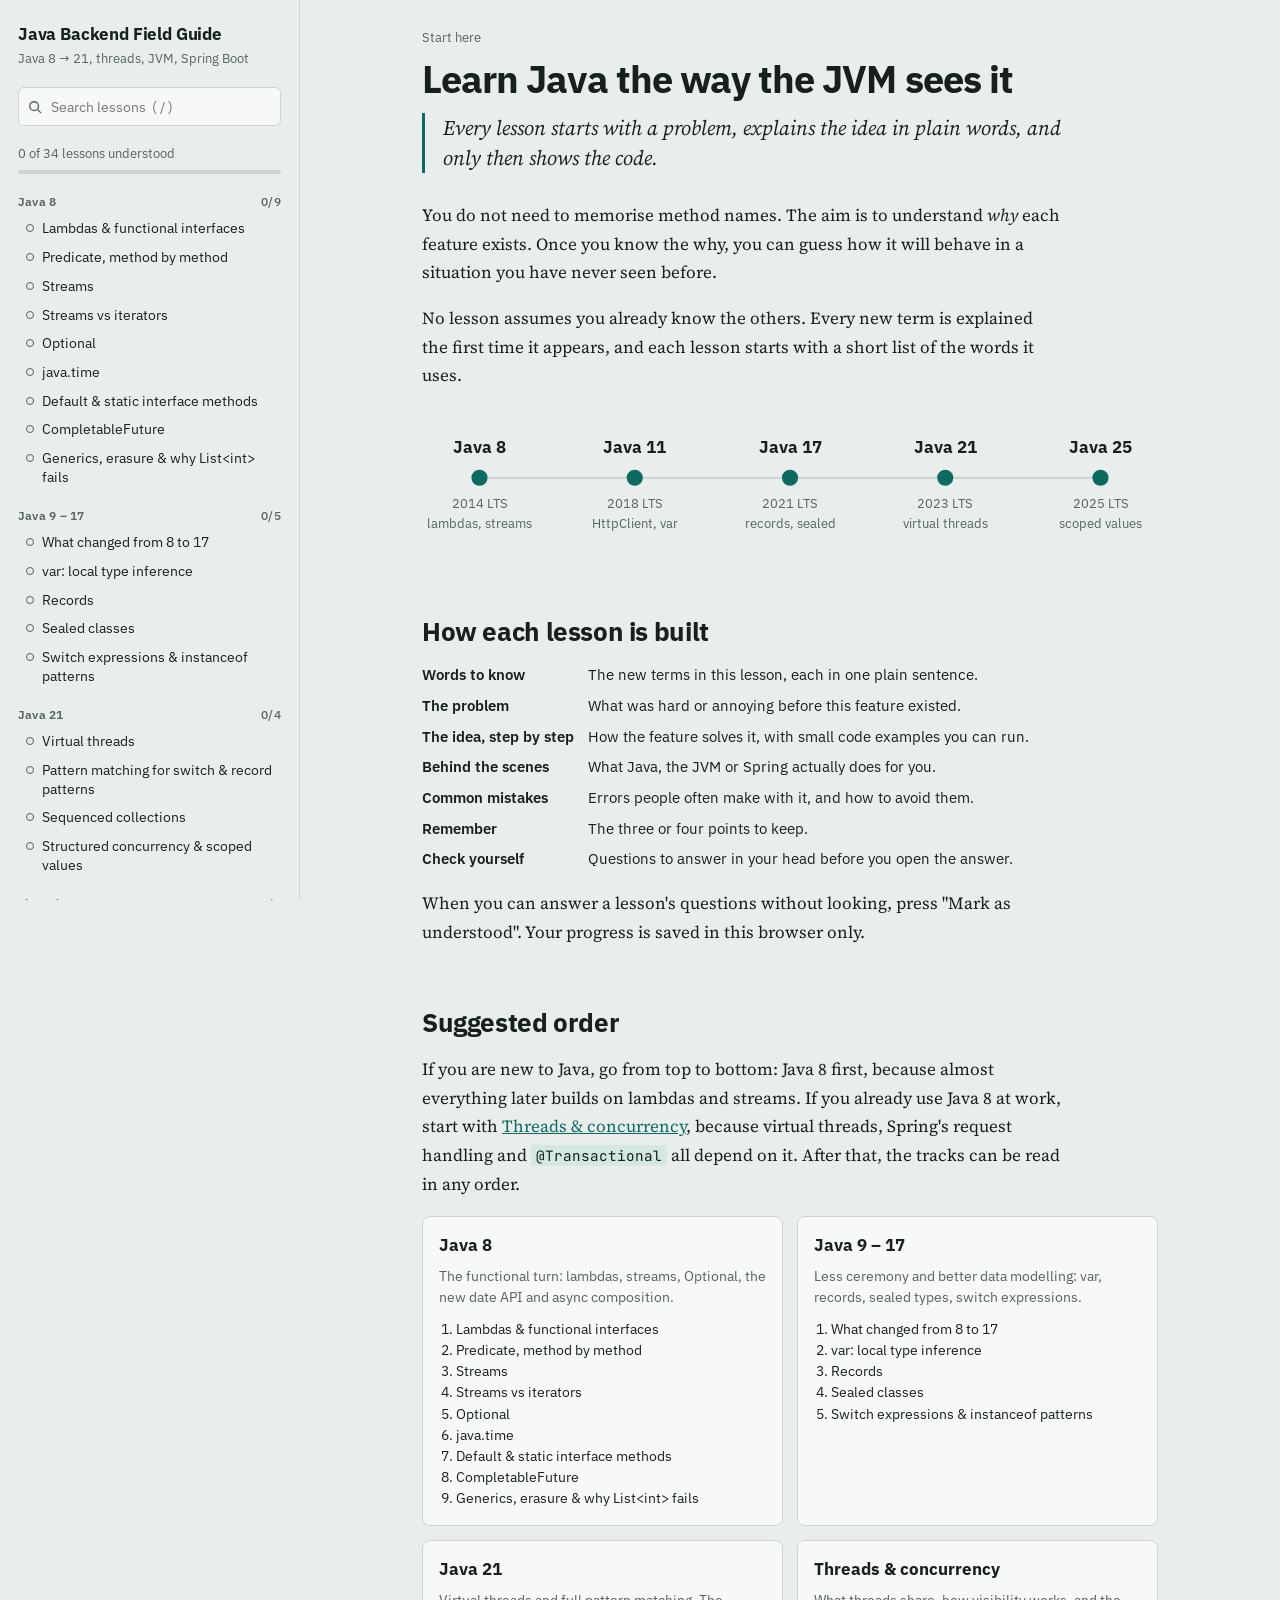
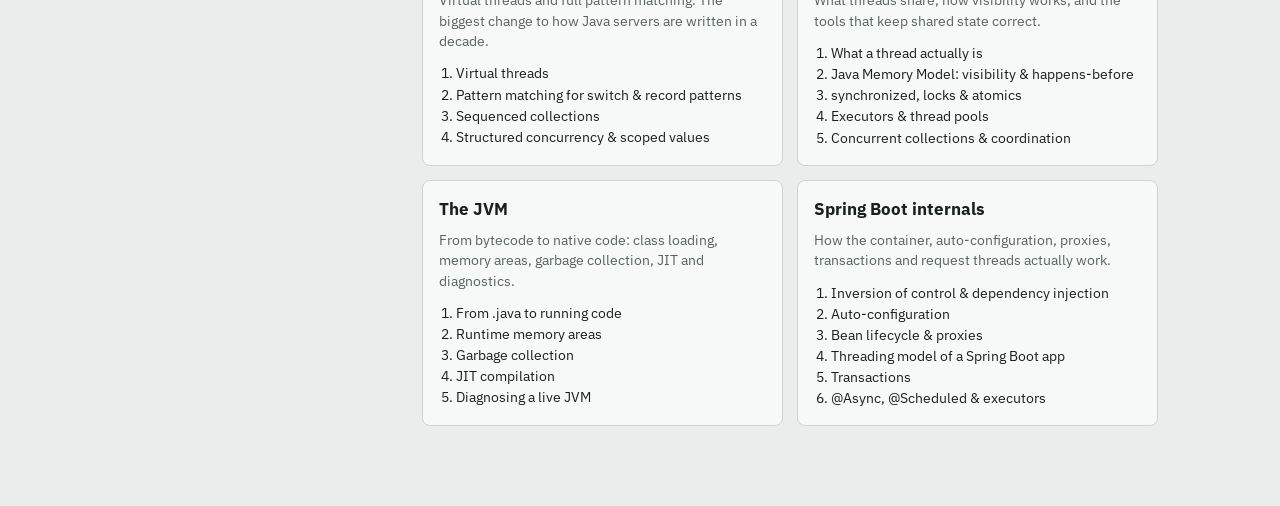
<file: learning-hub/topics/JAVA_BACKEND.html>
<!doctype html><html><head><meta charset=utf8><meta name=viewport content="width=device-width,initial-scale=1,viewport-fit=cover"><style>:root{color-scheme:light;box-sizing:border-box;padding-top:env(safe-area-inset-top,0px);padding-bottom:env(safe-area-inset-bottom,0px)}html{scroll-padding-top:env(safe-area-inset-top,0px)}body{margin:0;padding:0;font:14px -apple-system,BlinkMacSystemFont,sans-serif;background:#fff;color:#000}img{max-width:100%}[hidden]:not([hidden=until-found i]){display:none!important}</style></head><body>
<title>Java Backend Field Guide</title>
<link rel="preconnect" href="https://fonts.googleapis.com">
<link rel="preconnect" href="https://fonts.gstatic.com" crossorigin>
<link rel="stylesheet" href="https://fonts.googleapis.com/css2?family=IBM+Plex+Sans:wght@400;500;600;700&family=JetBrains+Mono:wght@400;600&family=Source+Serif+4:ital,opsz,wght@0,8..60,400;0,8..60,600;1,8..60,400&display=swap">
<style>
/* Layout: fixed topic index on the left, one reading column on the right; drawer on phones. */
:root{
  --paper:#E9EEEC; --sheet:#F7F9F8; --ink:#17201E; --muted:#56635F; --rule:#CCD5D2;
  --accent:#0C6A61; --accent-soft:#D3E8E3; --warn:#8C5200; --warn-soft:#F4E6CF;
  --code-bg:#16201E; --code-fg:#DCE6E2; --code-dim:#7F948E;
  --c-kw:#7FD3C6; --c-str:#E8C27A; --c-com:#7F948E; --c-ann:#C9A6F2; --c-num:#F29B85; --c-type:#A9CCF5;
  --f-ui:"IBM Plex Sans", "Segoe UI", system-ui, sans-serif;
  --f-read:"Source Serif 4", Georgia, "Times New Roman", serif;
  --f-code:"JetBrains Mono", ui-monospace, "SFMono-Regular", Consolas, monospace;
  --step-0:1.0625rem; --step-1:1.25rem; --step-2:1.6rem; --step-3:2.35rem;
}
@media (prefers-color-scheme: dark){ :root:not([data-theme="light"]){
  --paper:#0F1513; --sheet:#141C1A; --ink:#E3EBE8; --muted:#94A6A1; --rule:#2A3633;
  --accent:#5CC4B6; --accent-soft:#183A35; --warn:#E3A84E; --warn-soft:#33270F;
  --code-bg:#0A0F0E; --code-fg:#DCE6E2; --code-dim:#6F837E; color-scheme:dark; } }
:root[data-theme="dark"]{
  --paper:#0F1513; --sheet:#141C1A; --ink:#E3EBE8; --muted:#94A6A1; --rule:#2A3633;
  --accent:#5CC4B6; --accent-soft:#183A35; --warn:#E3A84E; --warn-soft:#33270F;
  --code-bg:#0A0F0E; --code-fg:#DCE6E2; --code-dim:#6F837E; color-scheme:dark; }

*{box-sizing:border-box}
html,body{height:100%}
body{background:var(--paper); color:var(--ink); font-family:var(--f-ui); font-size:15px; line-height:1.5}
a{color:var(--accent)}
:focus-visible{outline:2px solid var(--accent); outline-offset:2px; border-radius:3px}

.app{display:grid; grid-template-columns:300px minmax(0,1fr); min-height:100%}

/* ---------- index ---------- */
.index{position:sticky; top:env(safe-area-inset-top,0px); height:100vh; height:100dvh; overflow-y:auto;
  border-right:1px solid var(--rule); padding:22px 18px 40px; display:flex; flex-direction:column; gap:18px; background:var(--paper)}
.brand{display:flex; flex-direction:column; gap:2px; text-decoration:none; color:var(--ink)}
.brand b{font-size:1.05rem; font-weight:700; letter-spacing:-.01em}
.brand span{color:var(--muted); font-size:.82rem}
.search{position:relative}
.search input{width:100%; font:inherit; font-size:.9rem; padding:8px 10px 8px 32px; border:1px solid var(--rule); border-radius:6px; background:var(--sheet); color:var(--ink)}
.search svg{position:absolute; left:10px; top:50%; transform:translateY(-50%); width:14px; height:14px; stroke:var(--muted); fill:none}
.overall{font-size:.8rem; color:var(--muted); display:flex; flex-direction:column; gap:6px}
.bar{height:4px; background:var(--rule); border-radius:2px; overflow:hidden}
.bar i{display:block; height:100%; background:var(--accent); width:0; transition:width .3s}
.tracks{display:flex; flex-direction:column; gap:14px}
.track h3{margin:0 0 4px; font-size:.78rem; font-weight:600; color:var(--muted); display:flex; justify-content:space-between; gap:8px; letter-spacing:.02em}
.track h3 em{font-style:normal; font-variant-numeric:tabular-nums; font-weight:500}
.track ul{list-style:none; margin:0; padding:0}
.track a{display:flex; align-items:baseline; gap:8px; padding:5px 8px; border-radius:5px; text-decoration:none; color:var(--ink); font-size:.9rem; line-height:1.3}
.track a:hover{background:var(--sheet)}
.track a[aria-current="page"]{background:var(--accent-soft); color:var(--ink); font-weight:600}
.track a .dot{flex:none; width:8px; height:8px; border-radius:50%; border:1.5px solid var(--muted); transform:translateY(-1px)}
.track a.done .dot{background:var(--accent); border-color:var(--accent)}
.empty-search{font-size:.85rem; color:var(--muted)}

/* ---------- reading column ---------- */
main{min-width:0; padding-inline:clamp(16px,4vw,56px); padding-block:28px 80px}
.sheet{max-width:46rem; margin-inline:auto}
.topbar{display:none}
.crumb{display:flex; flex-wrap:wrap; gap:8px; align-items:center; font-size:.82rem; color:var(--muted)}
.tag{font-family:var(--f-code); font-size:.74rem; padding:2px 7px; border:1px solid var(--rule); border-radius:4px; color:var(--muted); background:var(--sheet)}
.tag.jep{border-color:var(--accent); color:var(--accent)}
h1{font-size:var(--step-3); line-height:1.1; letter-spacing:-.025em; margin:10px 0 14px; text-wrap:balance; font-weight:700}
.lede{font-family:var(--f-read); font-size:1.3rem; line-height:1.45; color:var(--ink); margin:0 0 28px; padding-left:18px; border-left:3px solid var(--accent); font-style:italic; max-width:40rem}
.prose{font-family:var(--f-read); font-size:var(--step-0); line-height:1.68}
.prose p, .prose li{max-width:40rem}
.prose h2{font-family:var(--f-ui); font-size:var(--step-2); letter-spacing:-.015em; margin:2.4em 0 .6em; text-wrap:balance; line-height:1.2}
.prose h2:first-child{margin-top:0}
.prose h3{font-family:var(--f-ui); font-size:var(--step-1); margin:1.9em 0 .5em; line-height:1.25}
.prose h4{font-family:var(--f-ui); font-size:1.05rem; margin:1.6em 0 .4em; line-height:1.3}
.prose strong{font-weight:600}
.prose code{font-family:var(--f-code); font-size:.84em; background:var(--accent-soft); padding:1px 5px; border-radius:3px; overflow-wrap:anywhere}
.prose ol,.prose ul{padding-left:1.4em}
.prose li{margin:.35em 0}
.table-wrap{overflow-x:auto; margin:1.4em 0; border:1px solid var(--rule); border-radius:6px; background:var(--sheet)}
table{border-collapse:collapse; width:100%; font-family:var(--f-ui); font-size:.88rem; line-height:1.45}
th,td{text-align:left; padding:9px 12px; border-bottom:1px solid var(--rule); vertical-align:top}
th{font-weight:600; color:var(--muted); font-size:.8rem; background:var(--paper)}
tr:last-child td{border-bottom:0}
td code{background:transparent; padding:0; white-space:nowrap}

/* code */
figure.code{margin:1.5em 0; background:var(--code-bg); color:var(--code-fg); border-radius:8px; overflow:hidden; font-family:var(--f-ui)}
figure.code .head{display:flex; justify-content:space-between; align-items:center; gap:12px; padding:7px 10px 7px 14px; border-bottom:1px solid rgba(127,148,142,.25)}
figure.code figcaption{font-size:.8rem; color:var(--code-dim); min-width:0}
figure.code .copy{flex:none; font:inherit; font-size:.75rem; color:var(--code-fg); background:transparent; border:1px solid rgba(127,148,142,.4); border-radius:4px; padding:3px 9px; cursor:pointer}
figure.code .copy:hover{border-color:var(--c-kw)}
figure.code pre{margin:0; padding:14px 16px 16px; overflow-x:auto; font-family:var(--f-code); font-size:.82rem; line-height:1.6; tab-size:4}
figure.code pre code{background:none; padding:0; font-size:inherit; overflow-wrap:normal}
.k{color:var(--c-kw)} .s{color:var(--c-str)} .c{color:var(--c-com); font-style:italic} .a{color:var(--c-ann)} .n{color:var(--c-num)} .t{color:var(--c-type)}

/* traps & questions */
ul.traps{list-style:none; padding:0; display:flex; flex-direction:column; gap:10px}
ul.traps li{background:var(--warn-soft); padding:11px 14px 11px 40px; border-radius:6px; position:relative; margin:0; max-width:none; font-size:.98rem}
ul.traps li::before{content:"!"; position:absolute; left:13px; top:11px; width:17px; height:17px; border-radius:50%; background:var(--warn); color:var(--sheet); font:700 .72rem/17px var(--f-ui); text-align:center}
details.q{border:1px solid var(--rule); border-radius:6px; background:var(--sheet); margin:10px 0}
details.q summary{cursor:pointer; padding:12px 14px 12px 38px; position:relative; font-family:var(--f-ui); font-weight:500; font-size:.95rem; line-height:1.45; list-style:none}
details.q summary::-webkit-details-marker{display:none}
details.q summary::before{content:"?"; position:absolute; left:12px; top:12px; width:18px; height:18px; border-radius:50%; border:1.5px solid var(--accent); color:var(--accent); font:600 .72rem/15px var(--f-ui); text-align:center}
details.q[open] summary{border-bottom:1px solid var(--rule)}
details.q .ans{padding:12px 14px 14px 38px; font-size:.98rem}

/* figures */
.fig{margin:1.6em 0; background:var(--sheet); border:1px solid var(--rule); border-radius:8px; padding:14px; overflow-x:auto}
.fig svg{display:block; width:100%; min-width:520px; height:auto}
.fig .cap{font-family:var(--f-ui); font-size:.82rem; color:var(--muted); margin:8px 0 0}
.fig text{font-family:var(--f-ui); fill:var(--ink); text-anchor:middle}
.fig text[text-anchor="start"]{text-anchor:start}
.f-t{font-size:12.5px; font-weight:600}
.f-s{font-size:11px; fill:var(--muted)!important}
.f-box{fill:var(--paper); stroke:var(--rule); stroke-width:1.2; rx:6}
.f-in{fill:var(--sheet); stroke:var(--rule); stroke-width:1; rx:4}
.f-acc{fill:var(--accent-soft); stroke:var(--accent); stroke-width:1.2; rx:6}
.f-arrow{stroke:var(--muted); stroke-width:1.4; fill:none; marker-end:url(#arr)}
.f-rule{stroke:var(--rule); stroke-dasharray:3 4}
#arr path{fill:var(--muted)}

/* lesson footer */
.done-row{display:flex; flex-wrap:wrap; align-items:center; gap:12px; margin:44px 0 18px; padding:16px 0; border-top:1px solid var(--rule)}
.btn{font:inherit; font-size:.9rem; font-weight:600; padding:9px 16px; border-radius:6px; border:1.5px solid var(--accent); background:transparent; color:var(--accent); cursor:pointer}
.btn[aria-pressed="true"]{background:var(--accent); color:var(--sheet)}
.done-row small{color:var(--muted)}
.pager{display:grid; grid-template-columns:1fr 1fr; gap:12px}
.pager a{display:flex; flex-direction:column; gap:2px; padding:12px 14px; border:1px solid var(--rule); border-radius:6px; text-decoration:none; color:var(--ink); background:var(--sheet); min-width:0}
.pager a:hover{border-color:var(--accent)}
.pager a span{font-size:.78rem; color:var(--muted)}
.pager a b{font-weight:600; font-size:.95rem}
.pager a.next{text-align:right; grid-column:2}

/* start page */
.release{margin:28px 0 36px; overflow-x:auto}
.release svg{display:block; min-width:600px; width:100%; height:auto}
.release text{font-family:var(--f-ui); fill:var(--ink); text-anchor:middle}
.release .yr{font-size:11px; fill:var(--muted)}
.release .ver{font-size:15px; font-weight:700}
.release .lts{fill:var(--accent)}
.release .nonlts{fill:var(--rule)}
.release line{stroke:var(--rule); stroke-width:2}
.release a:hover .ver{fill:var(--accent)}
.release .hl{font-size:11px; fill:var(--muted)}
.trackgrid{display:grid; grid-template-columns:repeat(auto-fill,minmax(250px,1fr)); gap:14px; margin:18px 0 0}
.trackcard{border:1px solid var(--rule); border-radius:8px; padding:16px; background:var(--sheet); display:flex; flex-direction:column; gap:8px; min-width:0}
.trackcard h3{margin:0; font-size:1.05rem}
.trackcard p{margin:0; font-size:.88rem; color:var(--muted); font-family:var(--f-ui); line-height:1.45}
.trackcard ol{margin:4px 0 0; padding-left:1.2em; font-family:var(--f-ui); font-size:.88rem}
.trackcard ol a{color:var(--ink); text-decoration:none}
.trackcard ol a:hover{color:var(--accent); text-decoration:underline}
.anatomy{display:grid; grid-template-columns:auto 1fr; gap:6px 14px; font-family:var(--f-ui); font-size:.92rem; margin:14px 0}
.anatomy b{font-weight:600}


/* predicate lab + tree figure */
.f-line{stroke:var(--muted); stroke-width:1.3; fill:none}
.f-false{fill:var(--warn-soft); stroke:var(--warn); stroke-width:1.2; rx:6}
.f-skip{fill:none; stroke:var(--muted); stroke-width:1.2; stroke-dasharray:4 3; rx:6}
.lab{margin:1.4em 0; border:1px solid var(--rule); border-radius:8px; background:var(--sheet); padding:16px; font-family:var(--f-ui); display:flex; flex-direction:column; gap:12px; min-width:0}
.lab figure.code{margin:0}
.lab-controls{display:flex; flex-direction:column; gap:10px}
.lab-row{display:flex; flex-wrap:wrap; align-items:center; gap:8px 10px}
.lab-term{display:inline-flex; align-items:center; gap:6px; padding:4px 6px 4px 8px; border:1px solid var(--rule); border-radius:6px; background:var(--paper)}
.lab select{font:inherit; font-size:.88rem; padding:5px 8px; border-radius:5px; border:1px solid var(--rule); background:var(--sheet); color:var(--ink)}
.lab-not{display:inline-flex; align-items:center; gap:5px; font-size:.86rem; color:var(--muted); cursor:pointer}
.lab-sel{display:inline-flex; align-items:center; gap:8px; font-size:.86rem; color:var(--muted)}
.lab-summary{margin:0; font-size:.92rem; line-height:1.5}
.lab-summary code{font-family:var(--f-code); font-size:.84em; background:var(--accent-soft); padding:1px 5px; border-radius:3px}
.lab .table-wrap{margin:0}
.lab-table td{white-space:nowrap}
.lab-table td.num{font-variant-numeric:tabular-nums; text-align:right}
.lab-table tr.lab-off td{color:var(--muted); opacity:.6}
.chips{display:flex; gap:4px; flex-wrap:nowrap}
.chip{display:inline-block; font-family:var(--f-code); font-size:.74rem; padding:1px 6px; border-radius:4px; border:1px solid transparent; white-space:nowrap}
.chip.yes{background:var(--accent-soft); color:var(--accent); border-color:var(--accent)}
.chip.no{background:var(--warn-soft); color:var(--warn); border-color:var(--warn)}
.chip.skip{color:var(--muted); border:1px dashed var(--muted); text-decoration:line-through}
.muted{color:var(--muted)}



/* words to know */
.terms{background:var(--sheet); border:1px solid var(--rule); border-radius:8px; padding:14px 18px 6px; margin:0 0 2.2em; font-family:var(--f-ui); max-width:40rem}
.terms h3{margin:0 0 10px!important; font-size:.95rem!important; color:var(--accent)}
.terms dl{margin:0; display:flex; flex-direction:column}
.terms .term{display:grid; grid-template-columns:minmax(7.5rem, 30%) minmax(0,1fr); gap:4px 14px; padding:8px 0; border-top:1px solid var(--rule)}
.terms dt{font-weight:600; font-size:.92rem; overflow-wrap:anywhere}
.terms dd{margin:0; font-size:.92rem; line-height:1.5; color:var(--ink)}
.terms code{font-size:.82em}
@media (max-width: 520px){ .terms .term{grid-template-columns:minmax(0,1fr)} }

/* stream simulation */
.sim{margin:1.4em 0; border:1px solid var(--rule); border-radius:8px; background:var(--sheet); padding:16px; font-family:var(--f-ui); display:flex; flex-direction:column; gap:14px; min-width:0; max-width:none}
.sim li{margin:0; max-width:none}
.sim p{max-width:none}
.sim-modes{display:flex; flex-wrap:wrap; gap:6px}
.sim-modes button{font:inherit; font-size:.86rem; padding:7px 12px; border-radius:6px; border:1px solid var(--rule); background:var(--paper); color:var(--ink); cursor:pointer; min-height:36px}
.sim-modes button[aria-pressed="true"]{background:var(--accent); border-color:var(--accent); color:var(--sheet); font-weight:600}
.sim-cfg{display:flex; flex-wrap:wrap; gap:8px 16px; align-items:center; font-size:.86rem}
.sim-cfg label{display:inline-flex; align-items:center; gap:6px; cursor:pointer}
.sim-cfg select,.sim-speed select{font:inherit; font-size:.86rem; padding:5px 8px; border-radius:5px; border:1px solid var(--rule); background:var(--sheet); color:var(--ink)}
.sim-flow{display:flex; flex-wrap:wrap; gap:12px 24px; align-items:stretch}
.sim-srcrow{position:relative}
.sim-box{position:relative; flex:1 1 104px; min-width:0; border:1px solid var(--rule); border-radius:8px; background:var(--paper); padding:10px; display:flex; flex-direction:column; gap:6px}
.sim-box + .sim-box::before{content:"→"; position:absolute; left:-19px; top:50%; transform:translateY(-50%); color:var(--muted); font-size:15px}
.sim-srcrow .sim-box{flex:none}
.sim-srcrow + .sim-flow{position:relative; padding-top:18px}
.sim-srcrow + .sim-flow::before{content:"↓"; position:absolute; top:-3px; left:28px; color:var(--muted); font-size:15px}
.sim-box.on{border-color:var(--accent); box-shadow:inset 0 0 0 1px var(--accent)}
.sim-box h4{margin:0; font-size:.86rem; font-weight:600; display:flex; justify-content:space-between; gap:6px; flex-wrap:wrap}
.sim-box h4 span{font-weight:400; color:var(--muted); font-variant-numeric:tabular-nums; font-size:.78rem}
.sim-box .op{font-family:var(--f-code); font-size:.74rem; color:var(--muted); overflow-wrap:anywhere}
.sim-val{font-family:var(--f-code); font-size:.8rem; min-height:1.6em; display:flex; flex-wrap:wrap; align-items:center; gap:4px 6px; overflow-wrap:anywhere}
.sim-tag{font-family:var(--f-ui); font-size:.7rem; font-weight:600; padding:1px 6px; border-radius:4px; border:1px solid var(--rule); color:var(--muted); white-space:nowrap}
.sim-tag.v-pass,.sim-tag.v-read,.sim-tag.v-emit{background:var(--accent-soft); border-color:var(--accent); color:var(--accent)}
.sim-tag.v-drop,.sim-tag.v-stop{background:var(--warn-soft); border-color:var(--warn); color:var(--warn)}
.sim-chips{display:flex; flex-wrap:wrap; gap:4px}
.sim-chip{font-family:var(--f-code); font-size:.78rem; min-width:2.3em; text-align:center; padding:2px 6px; border-radius:4px; border:1px solid var(--rule); background:var(--sheet); color:var(--ink); font-variant-numeric:tabular-nums}
.sim-chip.cur{border-color:var(--accent); background:var(--accent); color:var(--sheet); font-weight:600}
.sim-chip.read{color:var(--muted); background:transparent}
.sim-chip.never{border-style:dashed; border-color:var(--warn); color:var(--warn); text-decoration:line-through; background:transparent}
.sim-chip.out{border-color:var(--accent); color:var(--accent)}
.sim-now{margin:0; font-size:.95rem; line-height:1.5; padding:10px 14px; border-left:3px solid var(--accent); background:var(--accent-soft); border-radius:0 6px 6px 0; min-height:3.2em}
.sim-play{display:flex; flex-wrap:wrap; gap:8px; align-items:center}
.sim-play button{font:inherit; font-size:.88rem; font-weight:600; padding:7px 14px; border-radius:6px; border:1.5px solid var(--accent); background:transparent; color:var(--accent); cursor:pointer; min-height:38px}
.sim-play button.primary{background:var(--accent); color:var(--sheet)}
.sim-play button:disabled{opacity:.4; cursor:default}
.sim-speed{display:inline-flex; align-items:center; gap:6px; font-size:.84rem; color:var(--muted)}
.sim-play .pos{font-size:.82rem; color:var(--muted); font-variant-numeric:tabular-nums; margin-left:auto}
.sim-stats{display:grid; grid-template-columns:repeat(3, minmax(0,1fr)); gap:8px}
.sim-stat{border:1px solid var(--rule); border-radius:6px; padding:8px 10px; background:var(--paper); min-width:0}
.sim-stat b{display:block; font-family:var(--f-code); font-size:1rem; font-variant-numeric:tabular-nums; overflow-wrap:anywhere}
.sim-stat span{font-size:.74rem; color:var(--muted)}
.sim-grid{display:grid; grid-template-columns:minmax(0,1.35fr) minmax(0,1fr); gap:14px}
.sim-panel{min-width:0; display:flex; flex-direction:column; gap:6px}
.sim-panel h5{margin:0; font-size:.78rem; font-weight:600; color:var(--muted)}
.sim-code{margin:0; background:var(--code-bg); color:var(--code-fg); border-radius:8px; padding:10px 0; overflow-x:auto; font-family:var(--f-code); font-size:.76rem; line-height:1.65}
.sim-code .ln{display:block; padding:0 12px; white-space:pre; border-left:3px solid transparent; min-width:max-content}
.sim-code .ln.hot{background:rgba(127,211,198,.17); border-left-color:var(--c-kw)}
.sim-stack{list-style:none; margin:0; padding:0; display:flex; flex-direction:column; gap:3px; font-family:var(--f-code); font-size:.74rem}
.sim-stack li{padding:5px 8px; border:1px solid var(--rule); border-radius:4px; background:var(--paper); overflow-wrap:anywhere}
.sim-stack li:first-child{border-width:1.5px; border-color:var(--ink)}
.sim-stack li.you{border-color:var(--accent); background:var(--accent-soft)}
.sim-stack li.idle{color:var(--muted)}
.sim-stack .who{font-family:var(--f-ui); font-size:.68rem; font-weight:600; color:var(--accent); white-space:nowrap}
.sim-log{list-style:none; margin:0; padding:0; max-height:190px; overflow-y:auto; font-size:.82rem; border-top:1px solid var(--rule)}
.sim-log li{padding:6px 0; border-bottom:1px solid var(--rule); color:var(--muted); line-height:1.45}
.sim-log li:first-child{color:var(--ink)}
@media (max-width: 760px){ .sim-grid{grid-template-columns:minmax(0,1fr)} }
@media (max-width: 560px){
  .sim{padding:12px}
  .sim-flow{flex-direction:column; gap:20px}
  .sim-flow .sim-box{flex:none}
  .sim-box + .sim-box::before{content:"↓"; left:50%; top:-18px; transform:translateX(-50%)}
  .sim-play .pos{margin-left:0; width:100%}
  .sim-stats{gap:6px}
}

/* phones */
@media (max-width: 900px){
  .app{grid-template-columns:minmax(0,1fr)}
  .index{position:fixed; inset:0 auto 0 0; width:min(320px,86vw); z-index:20; transform:translateX(-102%); transition:transform .22s ease; box-shadow:0 0 0 100vmax transparent; padding-top:calc(22px + env(safe-area-inset-top,0px))}
  body.nav-open .index{transform:none; box-shadow:0 0 0 100vmax rgba(0,0,0,.35)}
  .topbar{display:flex; position:sticky; top:env(safe-area-inset-top,0px); z-index:10; background:var(--paper); margin:-28px -16px 20px; padding:10px 16px; border-bottom:1px solid var(--rule); align-items:center; gap:12px}
  .topbar button{font:inherit; font-weight:600; font-size:.88rem; padding:6px 12px; border-radius:6px; border:1px solid var(--rule); background:var(--sheet); color:var(--ink)}
  .topbar span{font-size:.85rem; color:var(--muted); white-space:nowrap; overflow:hidden; text-overflow:ellipsis}
  h1{font-size:1.85rem}
  .lede{font-size:1.12rem}
}
@media (prefers-reduced-motion: reduce){ *{transition:none!important} }
</style>

<svg width="0" height="0" style="position:absolute" aria-hidden="true"><defs><marker id="arr" viewBox="0 0 10 10" refX="9" refY="5" markerWidth="7" markerHeight="7" orient="auto-start-reverse"><path d="M0 0 L10 5 L0 10z"/></marker></defs></svg>

<div class="app">
  <nav class="index" id="index" aria-label="Topics">
    <a class="brand" href="#start"><b>Java Backend Field Guide</b><span>Java 8 → 21, threads, JVM, Spring Boot</span></a>
    <label class="search"><svg viewBox="0 0 16 16" aria-hidden="true"><circle cx="7" cy="7" r="5" stroke-width="1.6"/><path d="M11 11 L15 15" stroke-width="1.6"/></svg>
      <input id="q" type="search" placeholder="Search lessons  ( / )" aria-label="Search lessons" autocomplete="off"></label>
    <div class="overall"><span id="overallText">0 of 0 lessons understood</span><div class="bar"><i id="overallBar"></i></div></div>
    <div class="tracks" id="tracks"></div>
  </nav>
  <main id="main"><div class="sheet">
    <div class="topbar"><button id="navBtn" aria-controls="index" aria-expanded="false">Topics</button><span id="topbarTitle"></span></div>
    <article id="view"></article>
  </div></main>
</div>

<script>
const T = [];
const esc = s => s.replace(/&/g,"&amp;").replace(/</g,"&lt;").replace(/>/g,"&gt;");
const KW = "abstract assert boolean break byte case catch char class const continue default do double else enum extends final finally float for goto if implements import instanceof int interface long native new package private protected public return short static strictfp super switch synchronized this throw throws transient try void volatile while var record sealed permits yield when non-sealed true false null";
const HL = new RegExp(String.raw`(\/\*[\s\S]*?\*\/|\/\/[^\n]*|^[ \t]*#[^\n]*)|("""[\s\S]*?"""|"(?:\\.|[^"\\\n])*")|(@[A-Za-z_]\w*)|\b(` + KW.split(" ").map(k=>k.replace("-","\\-")).join("|") + String.raw`)\b|\b(\d[\d_]*(?:\.\d+)?[LlFfDd]?)\b|\b([A-Z][A-Za-z0-9_]*)\b`, "gm");
function hl(src){
  let out = "", last = 0, m; HL.lastIndex = 0;
  while ((m = HL.exec(src))){
    out += esc(src.slice(last, m.index));
    const cls = m[1]?"c":m[2]?"s":m[3]?"a":m[4]?"k":m[5]?"n":"t";
    out += `<span class="${cls}">${esc(m[0])}</span>`;
    last = HL.lastIndex;
    if (m[0].length === 0) HL.lastIndex++;
  }
  return out + esc(src.slice(last));
}
let codeId = 0;
function J(code, cap){
  const id = "code" + (codeId++);
  return `<figure class="code"><div class="head"><figcaption>${cap ? esc(cap) : ""}</figcaption><button class="copy" data-copy="${id}" type="button">Copy</button></div><pre><code id="${id}">${hl(code.replace(/^\n+|\s+$/g,""))}</code></pre></figure>`;
}
function W(pairs){
  return '<aside class="terms" aria-label="Words to know"><h3>Words to know</h3><dl>' +
    pairs.map(p => '<div class="term"><dt>' + p[0] + '</dt><dd>' + p[1] + '</dd></div>').join("") + '</dl></aside>';
}
function Q(q, a){ return `<details class="q"><summary>${q}</summary><div class="ans">${a}</div></details>`; }
</script>
<script>
/* ===================== JAVA 8 ===================== */
T.push({
id:"j8-lambdas", track:"java8", title:"Lambdas & functional interfaces", since:"JDK 8", jep:"JEP 126",
lede:"A lambda is a short way to write a small piece of code that you can hand to another method, so that method can run it when it needs to.",
html:`
${W([
 ["Lambda","A small function without a name, written with an arrow: <code>(a, b) -&gt; a + b</code>. Read the arrow as \"becomes\"."],
 ["Functional interface","An interface with exactly one method that has no body. A lambda is a quick way to fill in that one method."],
 ["Method reference","A shortcut for a lambda that only calls an existing method, written <code>Person::getName</code>."],
 ["Capture","When a lambda uses a variable that belongs to the method around it."]
])}
<h2>The problem</h2>
<p>Before Java 8, you could pass numbers, text and objects to a method. You could not pass a piece of code.</p>
<p>Say you want to sort a list of people by name. The <code>sort</code> method needs to know <em>how to compare two people</em>. The only way to give it that was to write a whole class, just to hold one line of logic:</p>
${J(String.raw`// Java 7: six lines of ceremony around ONE line of real logic
Collections.sort(people, new Comparator<Person>() {
    @Override
    public int compare(Person a, Person b) {
        return a.getName().compareTo(b.getName());
    }
});`,"Before Java 8: an anonymous class was the only way to pass behaviour")}
<p>Now ask a simple question: what does Java really need from us here? It already knows that <code>sort</code> wants a <code>Comparator</code>. A <code>Comparator</code> has only one method to fill in, <code>compare</code>. So the only new information is the names of the two inputs and the line that compares them. Java could work out everything else by itself.</p>

<h2>The idea, step by step</h2>
<h3>1. Write only the part that matters</h3>
<p>A lambda is exactly that missing piece: the inputs, an arrow, and the code.</p>
${J(String.raw`people.sort((a, b) -> a.getName().compareTo(b.getName()));

// Even shorter: name an existing method instead of writing the code again
people.sort(Comparator.comparing(Person::getName));`)}

<h3>2. Java works out the type from where you put it</h3>
<p>You can use a lambda anywhere Java expects an interface with exactly one empty method. Such an interface is called a <strong>functional interface</strong>. Java looks at the place where you put the lambda and works out which interface you mean. The same lambda text can become a <code>Comparator</code> in one place and something else in another.</p>

<h3>3. Java ships ready-made interfaces for common shapes</h3>
<p>You rarely need to create your own. The package <code>java.util.function</code> has general-purpose ones. Learn these four and the rest are small variations:</p>
<div class="table-wrap"><table>
<thead><tr><th>Interface</th><th>Shape</th><th>In plain words</th></tr></thead>
<tbody>
<tr><td><code>Supplier&lt;T&gt;</code></td><td><code>() -&gt; T</code></td><td>Takes nothing, gives you something. Like a factory.</td></tr>
<tr><td><code>Consumer&lt;T&gt;</code></td><td><code>T -&gt; void</code></td><td>Takes something, gives nothing back. Like printing or saving.</td></tr>
<tr><td><code>Function&lt;T,R&gt;</code></td><td><code>T -&gt; R</code></td><td>Turns one thing into another.</td></tr>
<tr><td><code>Predicate&lt;T&gt;</code></td><td><code>T -&gt; boolean</code></td><td>Answers yes or no about something.</td></tr>
</tbody></table></div>
<p>Name prefixes tell you about variations. <code>Bi</code> means two inputs (<code>BiFunction</code>). <code>Int</code>, <code>Long</code> and <code>Double</code> mean it works directly with plain numbers (<code>IntPredicate</code>), which is faster. <code>UnaryOperator&lt;T&gt;</code> is a <code>Function</code> whose input and output have the same type.</p>
${J(String.raw`Predicate<String> notBlank  = s -> !s.isBlank();
Predicate<String> shortWord = s -> s.length() < 5;
Predicate<String> both      = notBlank.and(shortWord);   // combine two tests into one

Function<Integer, Integer> doubled = x -> x * 2;
Function<Integer, Integer> plusOne = x -> x + 1;
doubled.andThen(plusOne).apply(5);   // (5 * 2) + 1 = 11
doubled.compose(plusOne).apply(5);   // (5 + 1) * 2 = 12

@FunctionalInterface               // optional: the compiler complains if you add a 2nd empty method
interface RateRule {
    BigDecimal apply(BigDecimal baseRate);
}`,"Functional interfaces can be combined, because they are just objects")}

<h3>4. Using variables from outside the lambda</h3>
<p>A lambda can read local variables of the method it is written in. There is one rule: you must not change that variable after setting it. Java calls this <strong>effectively final</strong>.</p>
<p>Why? A lambda may run later, maybe after the method has already finished, maybe on another thread. Local variables disappear when their method finishes. So Java gives the lambda its own <em>copy</em> of the value. If the original variable could still change, the copy would quietly go out of date. Banning changes keeps the copy correct.</p>
${J(String.raw`int threshold = 10;
list.removeIf(x -> x > threshold);   // OK: threshold never changes

int count = 0;
list.forEach(x -> count++);          // compile error: count is changed`)}

<h2>Behind the scenes</h2>
<p>The old anonymous class became a separate file, <code>Outer$1.class</code>. A lambda does not. The compiler moves the lambda's body into a hidden private method. At the place where the lambda is used, it leaves a special instruction, <code>invokedynamic</code>, which means \"create the object for this the first time you get here\". The JVM then builds one tiny class for it at runtime and reuses it. That is why lambdas are cheap.</p>
${J(String.raw`// javap -c -p Demo.class   (shortened)
invokedynamic #7, 0  // creates the Comparator object the first time
...
private static int lambda$main$0(Person, Person);   // your lambda body, moved here`)}
<p>One visible difference: inside a lambda, <code>this</code> means the object around it. Inside an anonymous class, <code>this</code> means the anonymous object itself.</p>

<h2>Common mistakes</h2>
<ul class="traps">
<li>Calling a method that throws a checked exception, such as <code>Files.readString</code>, inside a lambda does not compile. <code>Function.apply</code> is not allowed to throw it. Catch it inside the lambda, or write your own interface whose method says <code>throws IOException</code>.</li>
<li><code>executor.submit(() -&gt; doWork())</code> can match both <code>Runnable</code> (returns nothing) and <code>Callable</code> (returns a value). If <code>doWork</code> returns something, Java picks <code>Callable</code>. Be aware of which one you get.</li>
<li>Long lambdas are hard to read and give confusing error messages. If one grows beyond three lines, move it into a named method and use a method reference.</li>
</ul>

<h2>Remember</h2>
<ul>
<li>A lambda is a small piece of code you can pass to a method.</li>
<li>It can be used wherever Java expects an interface with exactly one empty method.</li>
<li>It can read local variables from outside, but those variables must not change.</li>
</ul>

<h2>Check yourself</h2>
${Q("Why must local variables used inside a lambda never change, while fields can be changed freely?","A local variable lives only while its method runs, so the lambda receives a copy of its value. If the variable changed later, the copy would be wrong. A field lives inside an object, and the lambda keeps a link to that object, so it always reads the current value. There is only one copy of the field, so nothing can go out of date.")}
${Q("<code>Comparator</code> declares two methods, <code>compare</code> and <code>equals</code>. Is it still a functional interface?","Yes. Every class already has an <code>equals</code> method inherited from <code>Object</code>, so a lambda never needs to provide it. Only methods you would still have to fill in count, and that is just <code>compare</code>. Methods with a body (default and static methods) do not count either.")}
`});

T.push({
id:"j8-streams", track:"java8", title:"Streams", since:"JDK 8", jep:"JEP 107",
lede:"A stream is a recipe for processing a collection. You list the steps, and Java runs them only when you ask for the final result.",
html:`
${W([
 ["Stream","A sequence of elements you process step by step. It is not a collection: it holds no data of its own."],
 ["Intermediate operation","A step such as <code>filter</code> or <code>map</code>. It returns a new stream and does not run yet."],
 ["Terminal operation","The final step, such as <code>toList</code> or <code>count</code>. Calling it runs all the steps."],
 ["Lazy","Work is postponed until someone actually needs the result."],
 ["Collector","Instructions for gathering results into something, such as a list, a map or a total."]
])}
<h2>The problem</h2>
<p>Most loops over a collection do one of a few jobs: keep some items, change each item, or combine items into a total. In a normal loop, <em>what</em> you want is mixed up with <em>how</em> to loop, plus temporary lists and counters.</p>
${J(String.raw`// "Total outstanding amount of active loans above 100k, per product"
Map<String, BigDecimal> totals = new HashMap<>();
for (Loan l : loans) {
    if (l.isActive() && l.getAmount().compareTo(BIG) > 0) {
        totals.merge(l.getProduct(), l.getOutstanding(), BigDecimal::add);
    }
}`)}
<p>The real intent has three steps: keep some loans, look at one field, group and add up. Streams let you write exactly those three steps and leave the looping to Java.</p>
${J(String.raw`Map<String, BigDecimal> totals = loans.stream()
    .filter(Loan::isActive)                                    // step 1: keep active loans
    .filter(l -> l.getAmount().compareTo(BIG) > 0)             //         ...above 100k
    .collect(Collectors.groupingBy(                            // step 2 and 3: group and add up
        Loan::getProduct,
        Collectors.reducing(BigDecimal.ZERO, Loan::getOutstanding, BigDecimal::add)));`)}

<h2>The idea, step by step</h2>
<h3>1. Every stream has three parts</h3>
<ol>
<li><strong>A source</strong>: where the elements come from. A list, an array, the lines of a file, or a number range.</li>
<li><strong>Intermediate operations</strong>: the steps, such as <code>filter</code>, <code>map</code>, <code>sorted</code>, <code>distinct</code> and <code>limit</code>. Each one returns a new stream. None of them does any work yet.</li>
<li><strong>A terminal operation</strong>: the final step, such as <code>collect</code>, <code>toList</code>, <code>forEach</code>, <code>count</code>, <code>findFirst</code> or <code>anyMatch</code>. This is what starts the work.</li>
</ol>

<h3>2. Elements travel one at a time through all the steps</h3>
<p>Think of an assembly line. Each item travels down the whole line before the next item starts. Java does <em>not</em> run all items through step 1, then all through step 2. Run this code and read the output:</p>
${J(String.raw`Stream.of("a", "bb", "ccc", "dddd")
    .filter(s -> { System.out.println("filter " + s); return s.length() > 1; })
    .map(s -> { System.out.println("map " + s); return s.toUpperCase(); })
    .findFirst();

// filter a
// filter bb
// map bb        <- stops here. "ccc" and "dddd" are never touched.`,"Java only does as much work as the result needs")}
<p>Because nothing runs until the end, and items go one at a time, Java can stop as soon as it has the answer. That is why <code>limit</code>, <code>findFirst</code> and <code>anyMatch</code> even work on endless sources such as <code>Stream.iterate(1, n -&gt; n * 2)</code>.</p>

<h3>3. Some steps have to wait for everything</h3>
<p><code>filter</code> and <code>map</code> can decide about one item without seeing the others. <code>sorted</code> and <code>distinct</code> cannot. To give you the smallest item first, <code>sorted</code> must first look at <em>all</em> items. Such a step works like a wall: everything piles up behind it until the source is empty. That costs memory and stops the early-exit trick from step 2.</p>

<h3>4. flatMap: one item in, many out</h3>
<p><code>map</code> turns each item into exactly one new item. <code>flatMap</code> turns each item into a stream of items and joins all those streams into one.</p>
${J(String.raw`List<Order> orders = ...;
List<LineItem> allItems = orders.stream()
    .flatMap(o -> o.getItems().stream())   // each order becomes its line items
    .toList();          // Java 16+. On Java 8 use .collect(Collectors.toList())`)}

<h3>5. Collectors do the heavy lifting at the end</h3>
${J(String.raw`// group, then count per group
Map<Status, Long> byStatus = loans.stream()
    .collect(Collectors.groupingBy(Loan::getStatus, Collectors.counting()));

// split into two groups: true and false
Map<Boolean, List<Loan>> parts = loans.stream()
    .collect(Collectors.partitioningBy(l -> l.getRate().compareTo(CAP) > 0));

// to a map by id. The third argument says what to do if two loans have the same id.
Map<Long, Loan> byId = loans.stream()
    .collect(Collectors.toMap(Loan::getId, l -> l, (a, b) -> a));

String csv = names.stream().collect(Collectors.joining(", ", "[", "]"));   // "[Ann, Bob]"`)}

<h2>Behind the scenes</h2>
<p>When you add steps, Java only links small objects together, one per step. When the terminal operation runs, the source pushes each element into the first step, which passes it on to the next, and so on. Nothing can happen earlier, because nothing pushes until the end. The lesson <a href="#j8-stream-iter">Streams vs iterators</a> builds this from scratch and has a simulation you can step through.</p>
<p><code>parallelStream()</code> splits the source into halves again and again, and runs the pieces on several threads at once. It only helps for big amounts of calculation on sources that are easy to split, such as arrays and <code>ArrayList</code>. It does not help for small lists, linked lists, or work that waits on a database or network.</p>

<h2>Common mistakes</h2>
<ul class="traps">
<li>A stream can only be used once. Calling a second terminal operation on it throws <code>IllegalStateException</code>.</li>
<li>Do not change an outside list or counter from inside <code>map</code> or <code>forEach</code>. Let a collector build the result. With a parallel stream, adding to a shared <code>ArrayList</code> loses items or crashes.</li>
<li><code>Collectors.toMap</code> throws an exception if two items have the same key, unless you pass the third argument that says which one to keep.</li>
<li><code>parallelStream()</code> inside a web request shares one pool of threads with every other parallel stream in the application. A slow one slows down all of them.</li>
<li><code>peek</code> is for debugging only. Java may skip it, for example when <code>count()</code> already knows the size.</li>
</ul>

<h2>Remember</h2>
<ul>
<li>Source, then steps, then one final step. Nothing runs until the final step.</li>
<li>Items go through all the steps one at a time, so Java can stop early.</li>
<li><code>sorted</code> and <code>distinct</code> must see everything first.</li>
<li>Build results with collectors, not by changing outside variables.</li>
</ul>

<h2>Check yourself</h2>
${Q("Why does <code>Stream.iterate(1, x -&gt; x + 1).sorted().findFirst()</code> never finish?","The source never ends, and <code>sorted</code> has to see every item before it can hand out the smallest one. So it keeps collecting forever, and <code>findFirst</code> never receives anything to stop on.")}
${Q("Why should you not use <code>reduce</code> to build a list?","<code>reduce</code> is meant for combining values that never change, like adding numbers. If you give it a list to add to, all parallel workers add to that same list at once and the result is broken. Even on one thread it is slow, because each step copies the list. <code>collect</code> is built for this job: each worker gets its own list, and the lists are joined at the end.")}
`});

T.push({
id:"j8-optional", track:"java8", title:"Optional", since:"JDK 8", jep:null,
lede:"Optional is a box that may or may not hold a value. When a method returns one, its signature itself says: this might be empty, so decide what to do in that case.",
html:`
${W([
 ["null","A special value meaning \"no object here\"."],
 ["NullPointerException","The error you get when you call a method on <code>null</code>."],
 ["Optional","A small wrapper that is either empty or holds exactly one value."],
 ["Method signature","The first line of a method: its name, its parameters and its return type."]
])}
<h2>The problem</h2>
<p>A method that returns <code>Customer</code> might return <code>null</code> when nothing was found. Nothing in its signature tells you that. You have to read the documentation, remember it, and check for <code>null</code> yourself. When you forget, you get a <code>NullPointerException</code>, often far away from the real cause.</p>
<p>The fix is to make \"maybe nothing\" part of the <em>return type</em>. If the method returns <code>Optional&lt;Customer&gt;</code>, you cannot call <code>getName()</code> on the result directly. Java forces you to decide what happens when it is empty.</p>

<h2>The idea, step by step</h2>
${J(String.raw`Optional<Customer> findByEmail(String email) {
    return Optional.ofNullable(repo.get(email));   // null becomes an empty Optional
}

// Change the value step by step, with no null checks at all
String city = findByEmail(email)
    .map(Customer::getAddress)        // Optional<Address>
    .map(Address::getCity)            // Optional<String>
    .filter(c -> !c.isBlank())        // empty if the city is blank
    .orElse("Unknown");               // the fallback when anything was empty

// When a missing value is a real error, fail with a clear message
Customer c = findByEmail(email)
    .orElseThrow(() -> new CustomerNotFound(email));`,"map skips its function when the box is empty; orElse picks a fallback")}
<p><code>map</code> only runs its function if there is a value. If the box is empty, it stays empty, and the chain simply passes the empty box along to <code>orElse</code>.</p>
<p><code>map</code> vs <code>flatMap</code>: if your function itself returns an <code>Optional</code>, <code>map</code> would give you a box inside a box, <code>Optional&lt;Optional&lt;X&gt;&gt;</code>. <code>flatMap</code> unpacks it to one box.</p>
${J(String.raw`Optional<Account> acc = findByEmail(email).flatMap(this::primaryAccount);
// primaryAccount(Customer) returns Optional<Account>`)}

<h3>orElse vs orElseGet</h3>
<p><code>orElse(x)</code> always calculates <code>x</code>, even when the box has a value, because Java works out a method's arguments before calling it. <code>orElseGet(...)</code> takes a lambda and only runs it when the box is empty. Use it when the fallback is slow or has side effects.</p>
${J(String.raw`opt.orElse(loadDefaultFromDb());          // database call EVERY time, even when not needed
opt.orElseGet(() -> loadDefaultFromDb());  // database call only when empty`)}

<h2>Where Optional belongs</h2>
<p>It was designed for one job: the <strong>return type</strong> of a method that looks something up and might find nothing. It is not a general replacement for <code>null</code>.</p>
<ul>
<li>Do: return <code>Optional</code> from find and lookup methods. Spring Data does this with <code>findById</code>.</li>
<li>Do not: use it for fields, method parameters or items in a list. It adds an extra object and cannot be serialized, and an <code>Optional</code> parameter can still be passed <code>null</code>.</li>
<li>Do not: return <code>Optional&lt;List&lt;X&gt;&gt;</code>. Return an empty list instead.</li>
</ul>

<h2>Common mistakes</h2>
<ul class="traps">
<li>Calling <code>opt.get()</code> without checking is just a <code>null</code> error with a different name. Java 10 added <code>orElseThrow()</code> as a clearer name for it.</li>
<li><code>if (opt.isPresent()) { opt.get() }</code> works, but usually <code>map</code>, <code>ifPresent</code> or <code>ifPresentOrElse</code> (Java 9) says it better.</li>
<li><code>Optional.of(null)</code> throws straight away. Use <code>ofNullable</code> when the value might be <code>null</code>.</li>
</ul>

<h2>Remember</h2>
<ul>
<li><code>Optional</code> is a box that is empty or holds one value.</li>
<li>Use it as a return type for lookups that might find nothing.</li>
<li>A method that returns <code>Optional</code> must never return <code>null</code>.</li>
</ul>

<h2>Check yourself</h2>
${Q("A method returns <code>Optional&lt;User&gt;</code> but sometimes returns <code>null</code>. What happens to the caller?","The caller trusts the type and calls <code>.map</code> or <code>.orElse</code> on the result. Calling a method on <code>null</code> throws a <code>NullPointerException</code>. The method broke its own promise: it should return <code>Optional.empty()</code>, never <code>null</code>.")}
`});

T.push({
id:"j8-time", track:"java8", title:"java.time", since:"JDK 8", jep:"JEP 150",
lede:"java.time gives each kind of date and time question its own type, so a calendar date, an exact moment and a time zone can no longer be mixed up by accident.",
html:`
${W([
 ["Instant","An exact moment in time, the same everywhere on Earth. Stored as seconds since 1 January 1970 (UTC)."],
 ["Time zone","A region's rules for its clock, such as Europe/Amsterdam. Includes when daylight saving time starts and ends."],
 ["Daylight saving time (DST)","Moving clocks one hour forward in spring and back in autumn. On those days, a day has 23 or 25 hours."],
 ["Immutable","Cannot be changed after it is created. Methods return a new object instead."]
])}
<h2>The problem</h2>
<p>The old <code>java.util.Date</code> had many problems. Its name was wrong (it stores a moment, not a date). Anyone holding it could change it. Months started counting at 0. And <code>SimpleDateFormat</code> broke when two threads used it at the same time.</p>
<p>The deeper problem was that it mixed up three different questions:</p>
<ol>
<li><strong>When did it happen?</strong> An exact moment, the same for everyone on Earth.</li>
<li><strong>What did the calendar and the clock on the wall say?</strong> \"15 March 2026, 09:00\", without saying where.</li>
<li><strong>Where?</strong> Which time zone, with its own rules for daylight saving time.</li>
</ol>
<p>java.time (based on the Joda-Time library) gives each combination its own type. All of them are immutable, so they are safe to share.</p>
<div class="table-wrap"><table>
<thead><tr><th>Type</th><th>Holds</th><th>Use it for</th></tr></thead>
<tbody>
<tr><td><code>Instant</code></td><td>An exact moment</td><td>Timestamps, logs, \"created at\" columns</td></tr>
<tr><td><code>LocalDate</code></td><td>2026-03-15</td><td>Birthdays, contract start dates, interest periods</td></tr>
<tr><td><code>LocalDateTime</code></td><td>2026-03-15T09:00</td><td>A wall-clock time with no place. Rarely right for events.</td></tr>
<tr><td><code>ZonedDateTime</code></td><td>Date and time + a zone such as Europe/Amsterdam</td><td>Things people plan, like meetings</td></tr>
<tr><td><code>OffsetDateTime</code></td><td>Date and time + a fixed offset such as +02:00</td><td>APIs and databases</td></tr>
<tr><td><code>Duration</code> / <code>Period</code></td><td>Exact seconds / calendar days, months, years</td><td>Timeouts / \"add 3 months\"</td></tr>
</tbody></table></div>

<h2>The idea, step by step</h2>
${J(String.raw`LocalDate start = LocalDate.of(2026, 3, 31);
LocalDate next  = start.plusMonths(1);          // 2026-04-30 (April has no 31st). start is unchanged.

ZoneId ams = ZoneId.of("Europe/Amsterdam");
ZonedDateTime meeting = ZonedDateTime.of(2026, 3, 28, 9, 0, 0, 0, ams);
meeting.plusDays(1);                    // 2026-03-29T09:00+02:00  still 9am on the calendar
meeting.plus(Duration.ofHours(24));     // 2026-03-29T10:00+02:00  exactly 24 hours later

Instant now = Instant.now();
ZonedDateTime inPune = now.atZone(ZoneId.of("Asia/Kolkata"));   // same moment, Indian wall clock

long days = ChronoUnit.DAYS.between(start, LocalDate.of(2026, 12, 31));
Period p  = Period.between(start, LocalDate.of(2027, 6, 1));     // P1Y2M1D = 1 year, 2 months, 1 day`,"plusDays follows the calendar; plus(Duration) follows the stopwatch")}
<p>The daylight saving example shows why there are two kinds of \"amount of time\". On the night the clocks change, \"one day later\" and \"24 hours later\" are different answers. <code>Period</code> counts calendar days. <code>Duration</code> counts exact seconds.</p>

<h3>Formatting and parsing text</h3>
${J(String.raw`// DateTimeFormatter never changes and is safe for many threads: keep one in a constant
static final DateTimeFormatter NL = DateTimeFormatter.ofPattern("dd-MM-yyyy");

LocalDate d = LocalDate.parse("15-03-2026", NL);
String iso  = d.toString();                    // 2026-03-15 (the standard ISO format)`)}

<h3>Making time testable: pass in a Clock</h3>
<p>If your code calls <code>LocalDate.now()</code> directly, a test cannot control what \"today\" is. Pass a <code>Clock</code> in, and tests can give it a fixed date.</p>
${J(String.raw`class InterestService {
    private final Clock clock;
    InterestService(Clock clock) { this.clock = clock; }
    boolean isExpired(LocalDate end) { return LocalDate.now(clock).isAfter(end); }
}

// in a test: "today" is always 1 January 2026
var svc = new InterestService(Clock.fixed(Instant.parse("2026-01-01T00:00:00Z"), ZoneOffset.UTC));`)}

<h2>Common mistakes</h2>
<ul class="traps">
<li>Storing events as <code>LocalDateTime</code>. It does not say where, so it cannot say exactly when. Store an <code>Instant</code> or <code>OffsetDateTime</code>.</li>
<li>Writing <code>YYYY</code> instead of <code>yyyy</code> in a pattern. <code>YYYY</code> is the \"week-based year\" and shows the wrong year in the last days of December.</li>
<li><code>LocalDate.now()</code> uses the server's time zone. A server set to UTC and a user in Amsterdam disagree about the date around midnight.</li>
</ul>

<h2>Remember</h2>
<ul>
<li>An exact moment is an <code>Instant</code>. A calendar date is a <code>LocalDate</code>. A zone turns one into the other.</li>
<li><code>Period</code> is calendar time; <code>Duration</code> is stopwatch time.</li>
<li>All java.time types are immutable; methods return new objects.</li>
</ul>

<h2>Check yourself</h2>
${Q("Why can't you add <code>Duration.ofDays(1)</code> to a <code>LocalDate</code>?","A <code>Duration</code> is an exact number of seconds, and a <code>LocalDate</code> has no time of day to add seconds to. Java throws an exception. Use <code>plusDays(1)</code> or a <code>Period</code>, which count in calendar days.")}
`});

T.push({
id:"j8-default", track:"java8", title:"Default & static interface methods", since:"JDK 8", jep:null,
lede:"A default method is an interface method that comes with a body. It lets you add new methods to an interface without breaking every class that already implements it.",
html:`
${W([
 ["Interface","A list of methods that a class promises to provide."],
 ["Implement","When a class says <code>implements X</code>, it must provide all of X's methods."],
 ["Default method","An interface method with a ready-made body. Classes get it for free, but may replace it."],
 ["Override","Replacing an inherited method with your own version."]
])}
<h2>The problem</h2>
<p>Java 8 wanted to add <code>stream()</code> and <code>forEach()</code> to the <code>Collection</code> interface. But thousands of classes in libraries all over the world implement <code>Collection</code>. If Java added a method without a body, every one of those classes would stop compiling, because they do not provide that new method.</p>
<p>The smallest possible fix: let the interface itself supply a body. Classes that do nothing get that body automatically. That is a <strong>default method</strong>. Its main purpose is to let interfaces grow over time.</p>

<h2>The idea, step by step</h2>
${J(String.raw`public interface Collection<E> extends Iterable<E> {
    // ...the old methods without bodies...
    default Stream<E> stream() {                       // new, and comes with a body
        return StreamSupport.stream(spliterator(), false);
    }
    default boolean removeIf(Predicate<? super E> filter) { /* loop and remove */ }
}

public interface Validator<T> {
    boolean isValid(T t);
    default Validator<T> and(Validator<T> other) { return t -> isValid(t) && other.isValid(t); }
    static <T> Validator<T> alwaysTrue() { return t -> true; }   // a helper that lives on the interface
}`)}

<h3>When two bodies compete</h3>
<p>A class can now inherit two different bodies for the same method. Java settles it with three rules, checked in order:</p>
<ol>
<li><strong>Classes win.</strong> A method from a parent class always beats an interface default.</li>
<li><strong>The more specific interface wins.</strong> If <code>B extends A</code> and both have a body, <code>B</code>'s is used.</li>
<li>Otherwise Java refuses to guess. You must override the method and choose.</li>
</ol>
${J(String.raw`interface Left  { default String name() { return "left"; } }
interface Right { default String name() { return "right"; } }

class Both implements Left, Right {
    @Override public String name() { return Left.super.name(); }  // you must choose
}`)}

<h3>Interface or abstract class?</h3>
<p>Interfaces still cannot hold data per object (no normal fields) and have no constructors. Use an abstract class when the classes share data. Use an interface with default methods when they only share behaviour built from other interface methods. Since Java 9, interfaces can also have <code>private</code> methods, so defaults can share helper code.</p>

<h2>Common mistakes</h2>
<ul class="traps">
<li>A default method cannot be <code>equals</code>, <code>hashCode</code> or <code>toString</code>. The \"classes win\" rule means <code>Object</code>'s versions would always win, so Java forbids it.</li>
<li>Adding a default method to a popular interface can still change behaviour if some class already had a method with the same name doing something different.</li>
</ul>

<h2>Remember</h2>
<ul>
<li>A default method is an interface method with a body.</li>
<li>It exists so interfaces can gain methods without breaking old classes.</li>
<li>If two bodies conflict: class wins, then the more specific interface, else you choose.</li>
</ul>
`});

T.push({
id:"j8-cf", track:"java8", title:"CompletableFuture", since:"JDK 8", jep:"JEP 155",
lede:"A CompletableFuture is a result that will arrive later, plus a way to say \"when it arrives, do this next\", without keeping a thread waiting.",
html:`
${W([
 ["Thread","One line of work being carried out. A program can run many threads side by side."],
 ["Blocking","A thread stops and waits, for example for a database answer. While it waits, it does nothing useful."],
 ["Executor / thread pool","A group of reusable threads that you hand tasks to."],
 ["Callback","Code you register now, to be run later when something has finished."]
])}
<h2>The problem</h2>
<p>Java 5's <code>Future</code> stands for a result that will arrive later. But the only way to use the result is <code>get()</code>, which <strong>blocks</strong>: your thread stops and waits. If you call three services and combine their answers, you end up with threads sitting idle, waiting on other threads.</p>
<p>A better idea: instead of a thread waiting for the value, let the arrival of the value <em>start the next piece of work</em>. That is a callback. <code>CompletableFuture</code> is a callback system that lets you chain and combine steps.</p>

<h2>The idea, step by step</h2>
${J(String.raw`ExecutorService io = Executors.newFixedThreadPool(20);

// Start two calls at the same time
CompletableFuture<Customer> customerF = CompletableFuture.supplyAsync(() -> crm.load(id), io);
CompletableFuture<List<Loan>> loansF  = CompletableFuture.supplyAsync(() -> loanApi.forCustomer(id), io);

CompletableFuture<Dashboard> dash = customerF
    .thenCombine(loansF, Dashboard::new)                  // when BOTH are done, combine them
    .thenApply(Dashboard::withRiskScore)                  // then change the result
    .exceptionally(ex -> Dashboard.degraded(ex));         // if anything failed, use a fallback

Dashboard d = dash.join();   // wait only once, at the very end`,"The two calls run side by side: total time is the slower one, not both added")}
<div class="table-wrap"><table>
<thead><tr><th>Method</th><th>Similar stream method</th><th>What it does</th></tr></thead>
<tbody>
<tr><td><code>thenApply(fn)</code></td><td><code>map</code></td><td>Change the result</td></tr>
<tr><td><code>thenCompose(fn)</code></td><td><code>flatMap</code></td><td>The next step is itself asynchronous. Avoids a future inside a future.</td></tr>
<tr><td><code>thenCombine(other, fn)</code></td><td></td><td>Wait for two results, then merge them</td></tr>
<tr><td><code>thenAccept</code> / <code>thenRun</code></td><td><code>forEach</code></td><td>Do something with the result, return nothing</td></tr>
<tr><td><code>allOf(...)</code> / <code>anyOf(...)</code></td><td></td><td>Wait for all of many, or for the first of many</td></tr>
<tr><td><code>exceptionally</code> / <code>handle</code> / <code>whenComplete</code></td><td></td><td>Recover from errors, inspect the result, or clean up</td></tr>
</tbody></table></div>

<h3>Which thread runs my next step?</h3>
<p>This is the part that confuses people. <code>thenApply</code> (without <code>Async</code> in the name) runs on whichever thread finished the previous step. If the previous step is <em>already finished</em> when you call <code>thenApply</code>, there is no other thread to run it, so it runs <em>right away on your own thread</em>. The methods ending in <code>Async</code> always hand the work to an executor: the one you pass, or Java's shared pool if you pass none.</p>
${J(String.raw`// Start one call per id, then collect all the answers
List<CompletableFuture<Rate>> fs = ids.stream()
    .map(i -> CompletableFuture.supplyAsync(() -> rateApi.get(i), io))
    .toList();
CompletableFuture<List<Rate>> all = CompletableFuture
    .allOf(fs.toArray(CompletableFuture[]::new))
    .thenApply(v -> fs.stream().map(CompletableFuture::join).toList());

// Java 9+: give up after 2 seconds without blocking anything
customerF.orTimeout(2, TimeUnit.SECONDS);
customerF.completeOnTimeout(Customer.UNKNOWN, 2, TimeUnit.SECONDS);   // or use a default`)}

<h2>Common mistakes</h2>
<ul class="traps">
<li><code>supplyAsync</code> without an executor uses Java's shared pool, which has only as many threads as CPU cores. Slow database or network calls there block every parallel stream in the application. Always pass your own executor for such calls.</li>
<li>Errors arrive wrapped. <code>join()</code> throws <code>CompletionException</code> and <code>get()</code> throws <code>ExecutionException</code>. The real error is in <code>getCause()</code>.</li>
<li>A chain with no <code>exceptionally</code>, where nobody ever calls <code>join</code>, hides failures completely.</li>
<li><code>cancel(true)</code> does not stop a task that is already running. It only marks the future as cancelled.</li>
<li>With Java 21 virtual threads, plain step-by-step code is often simpler than a long chain. See the virtual threads lesson.</li>
</ul>

<h2>Remember</h2>
<ul>
<li>A <code>CompletableFuture</code> is a future result you can attach next steps to.</li>
<li>Start independent calls together, combine them, and wait only once at the end.</li>
<li>Steps without <code>Async</code> can run on your own thread. Pass your own executor for slow work.</li>
</ul>

<h2>Check yourself</h2>
${Q("Inside a web request you call <code>thenApply(heavyWork)</code> on a future that has already finished. Which thread runs <code>heavyWork</code>?","Your own request thread, immediately, inside the <code>thenApply</code> call. There is no other thread waiting to do it. To move the work elsewhere, use <code>thenApplyAsync(fn, executor)</code>.")}
`});
/* ===================== PREDICATE, METHOD BY METHOD ===================== */
T.splice(T.findIndex(t => t.id === "j8-lambdas") + 1, 0, {
id:"j8-predicate", track:"java8", title:"Predicate, method by method", since:"JDK 8 / 11", jep:null,
lede:"A Predicate is a yes-or-no test you can store in a variable. Its methods let you combine tests the same way you combine true and false with &&, || and !.",
mount(root){ mountPredicateLab(root.querySelector("#predLab")); },
html:`
${W([
 ["Predicate","A test that answers true or false about one value, such as \"is this loan active?\""],
 ["Compose","Build a bigger test out of smaller ones, without running any of them yet."],
 ["Short-circuit","Stop evaluating as soon as the answer is known. In <code>a &amp;&amp; b</code>, if <code>a</code> is false, <code>b</code> is never checked."],
 ["Default method","A method with a body inside an interface. Most of Predicate's methods are default methods."],
 ["Static method","A method you call on the interface itself, such as <code>Predicate.not(...)</code>, not on an object."]
])}
<h2>The problem</h2>
<p>Suppose you filter loans in different ways in different places. Without a way to pass a test around, every combination needs its own method:</p>
${J(String.raw`List<Loan> active(List<Loan> in)                 { ... if (l.isActive()) ... }
List<Loan> activeAndLarge(List<Loan> in)         { ... if (l.isActive() && l.amount() > 300_000) ... }
List<Loan> activeOrHighRate(List<Loan> in)       { ... if (l.isActive() || l.rate() > 4.0) ... }
List<Loan> notActiveAndLarge(List<Loan> in)      { ... }
// 4 conditions already give dozens of combinations, each with the same copied loop.`)}
<p>Look at what actually changes between these methods: only the condition inside the <code>if</code>. A condition about a loan is just a function from <code>Loan</code> to <code>true</code>/<code>false</code>. If that function can be stored in a variable, one <code>filter</code> method is enough, and each caller passes in its own condition.</p>
<p>Now one more step. You already know how to combine <code>true</code>/<code>false</code> values with <code>&amp;&amp;</code>, <code>||</code> and <code>!</code>. If a test is a value too, you should be able to combine <em>tests</em> the same way and get a new test back. That is the whole design of <code>Predicate</code>:</p>
<div class="table-wrap"><table>
<thead><tr><th>With true/false values</th><th>With predicates</th><th>Gives you</th></tr></thead>
<tbody>
<tr><td><code>a &amp;&amp; b</code></td><td><code>p.and(q)</code></td><td>A new test: true when both are true</td></tr>
<tr><td><code>a || b</code></td><td><code>p.or(q)</code></td><td>A new test: true when at least one is true</td></tr>
<tr><td><code>!a</code></td><td><code>p.negate()</code>, <code>Predicate.not(p)</code></td><td>A new test: the opposite answer</td></tr>
<tr><td><code>a == x</code></td><td><code>Predicate.isEqual(x)</code></td><td>A test: \"is this equal to x?\"</td></tr>
</tbody></table></div>

<h2>The whole interface</h2>
<p>This is the JDK source file you shared, with the comments removed. It is short enough to read in one go, and each method has only one line of real logic.</p>
${J(String.raw`@FunctionalInterface
public interface Predicate<T> {

    boolean test(T t);                                   // the only method without a body

    default Predicate<T> and(Predicate<? super T> other) {
        Objects.requireNonNull(other);
        return (t) -> test(t) && other.test(t);
    }

    default Predicate<T> negate() {
        return (t) -> !test(t);
    }

    default Predicate<T> or(Predicate<? super T> other) {
        Objects.requireNonNull(other);
        return (t) -> test(t) || other.test(t);
    }

    static <T> Predicate<T> isEqual(Object targetRef) {
        return (null == targetRef)
                ? Objects::isNull
                : object -> targetRef.equals(object);
    }

    @SuppressWarnings("unchecked")
    static <T> Predicate<T> not(Predicate<? super T> target) {   // added in Java 11
        Objects.requireNonNull(target);
        return (Predicate<T>) target.negate();
    }
}`,"java.util.function.Predicate (JDK source, comments removed)")}

<h2>Build it yourself first</h2>
<p>Before reading each method, try inventing the interface yourself. You need just one thing: a type for \"a test on a T\".</p>
${J(String.raw`interface Check<T> {
    boolean test(T t);
}

// Combining two checks means returning a NEW check that runs both
static <T> Check<T> both(Check<T> a, Check<T> b) {
    return t -> a.test(t) && b.test(t);
}

Check<Loan> active = l -> l.status() == ACTIVE;
Check<Loan> large  = l -> l.amount() > 300_000;
Check<Loan> target = both(active, large);       // nothing has been tested yet
target.test(someLoan);                          // NOW both tests run`)}
<p>That works, but nested calls read inside-out: <code>both(either(a, b), c)</code>. Java 8 had just added default methods, so the helper could move onto the interface itself and read from left to right: <code>a.or(b).and(c)</code>. Rename <code>Check</code> to <code>Predicate</code> and <code>both</code> to <code>and</code>, and you have reinvented the JDK interface. Every method below is a variation of this one idea.</p>

<h2>test(T t): the one method you write</h2>
<p>A functional interface has exactly one method without a body, and that is the method your lambda provides. <code>@FunctionalInterface</code> makes the compiler complain if someone adds a second one by mistake.</p>
${J(String.raw`Predicate<Loan> active   = l -> l.status() == Status.ACTIVE;   // a lambda becomes test()
Predicate<Loan> isFixed  = Loan::isFixed;                       // a method reference works too
Predicate<String> blank  = String::isBlank;                     // means: s -> s.isBlank()
Predicate<String> codeOk = Pattern.compile("[A-Z]{3}").asMatchPredicate();   // Java 11

active.test(loan);   // true or false`)}
<p>All the other methods are built only from <code>test</code>. That is why they can have bodies already: they never need to know <em>how</em> a test decides, only that it can be asked.</p>

<h2>and(other): \"both must be true\"</h2>
<p>Read the body: <code>return (t) -&gt; test(t) &amp;&amp; other.test(t);</code>. Four separate ideas are packed into that line.</p>
<h3>1. It builds a test; it does not run one</h3>
<p>Calling <code>and</code> checks nothing. It creates a new lambda that remembers two things: the test on the left (<code>test(t)</code> here means <code>this.test(t)</code>) and the test passed in, <code>other</code>. Building happens once. Checking happens later, once per item.</p>
<h3>2. It stops early, because &amp;&amp; does</h3>
<p>If the left test is false, <code>other.test</code> is never called. <code>Predicate</code> did not implement this itself; it gets it for free from Java's <code>&amp;&amp;</code>. Two practical results:</p>
${J(String.raw`// Order as a safety guard: the left test protects the right one
Predicate<Loan> hasOwner  = l -> l.owner() != null;
Predicate<Loan> ownerIsNl = l -> l.owner().country().equals("NL");
hasOwner.and(ownerIsNl);     // safe: ownerIsNl only runs when there is an owner
ownerIsNl.and(hasOwner);     // NullPointerException for loans without an owner

// Order for speed: put the cheap test first
Predicate<Loan> inArrears = Loan::inArrears;                       // reads a field: fast
Predicate<Loan> riskFlag  = l -> riskApi.isFlagged(l.id());        // calls another service: slow
inArrears.and(riskFlag);     // the slow call only happens for loans in arrears`)}
<h3>3. requireNonNull(other) fails immediately</h3>
<p>Without that line, <code>a.and(null)</code> would succeed and return a test that crashes later, maybe deep inside a stream, maybe on another thread, far away from the real mistake. Checking right away makes the error point to the line that caused it. <code>negate()</code> has no such check because it takes no argument.</p>
<h3>4. Why the parameter is Predicate&lt;? super T&gt;</h3>
<p>A predicate only <em>receives</em> its value; it never hands one back. Anything that can test any <code>Object</code> can certainly test a <code>Loan</code>. So <code>and</code> accepts a test on <code>T</code> or on any parent type of <code>T</code>. Java developers remember this rule as \"PECS\": Producer Extends, Consumer Super.</p>
${J(String.raw`Predicate<Loan>   active  = Loan::isActive;
Predicate<Object> notNull = Objects::nonNull;

active.and(notNull);        // compiles: a test on Object can test a Loan
notNull.and(active);        // does NOT compile: a test on Loans cannot test any Object

// To put the null check first, create it as a test on Loan:
Predicate<Loan> loanNotNull = Objects::nonNull;    // same method, used as a Loan test
loanNotNull.and(active);    // compiles, and the null check runs first`)}

<h2>or(other): \"at least one must be true\"</h2>
<p>The body is <code>test(t) || other.test(t)</code>, so everything about <code>and</code> applies in mirror image. It stops early when the left test is <em>true</em>. Put the cheapest test, or the one most often true, on the left.</p>
${J(String.raw`Predicate<Loan> needsReview = Loan::inArrears
        .or(l -> l.rate().compareTo(new BigDecimal("6.0")) > 0);
// Does not compile! A method reference has no type until it is put somewhere,
// so you cannot call .or() on Loan::inArrears directly. Give it a type first:

Predicate<Loan> inArrears = Loan::inArrears;
Predicate<Loan> needsReview2 = inArrears
        .or(l -> l.rate().compareTo(new BigDecimal("6.0")) > 0)
        .or(l -> l.ltv() > 1.0);`)}
<p>Chains are read from left to right: <code>a.and(b).or(c)</code> means <code>(a &amp;&amp; b) || c</code>. There is no operator priority; the order of the calls decides the grouping. For <code>a &amp;&amp; (b || c)</code>, nest the call: <code>a.and(b.or(c))</code>.</p>

<div class="fig">
<svg viewBox="0 0 560 236" role="img" aria-label="How active.and(large).or(highRate) is checked for loan L7: active is false, so large is skipped; highRate is then checked and is true, so the result is true">
<path d="M280 52 L150 96" class="f-line"/><path d="M280 52 L410 96" class="f-line"/>
<path d="M150 130 L80 168" class="f-line"/><path d="M150 130 L220 168" class="f-line"/>
<rect x="220" y="18" width="120" height="34" class="f-acc"/><text x="280" y="40" class="f-t">or → true</text>
<rect x="90" y="96" width="120" height="34" class="f-false"/><text x="150" y="118" class="f-t">and → false</text>
<rect x="350" y="96" width="120" height="34" class="f-acc"/><text x="410" y="118" class="f-t">highRate → true</text>
<rect x="20" y="168" width="120" height="34" class="f-false"/><text x="80" y="190" class="f-t">active → false</text>
<rect x="160" y="168" width="120" height="34" class="f-skip"/><text x="220" y="190" class="f-s">large: skipped</text>
<text x="80" y="224" class="f-s">checked 1st</text><text x="220" y="224" class="f-s">never checked</text><text x="410" y="152" class="f-s">checked 2nd</text>
</svg>
<p class="cap"><code>active.and(large).or(highRate)</code> is a small tree of tests. Checking loan L7 (closed, 600k, 5.1%) walks it from left to right and skips what it can.</p>
</div>

<h2>negate(): the opposite answer</h2>
<p>The body is <code>(t) -&gt; !test(t)</code>. Because it is called on an object, you need a predicate stored in a variable first:</p>
${J(String.raw`Predicate<Loan> active = Loan::isActive;
loans.stream().filter(active.negate()).toList();      // loans that are NOT active

loans.stream().filter(Loan::isActive.negate());       // does not compile: same rule as above
loans.stream().filter(l -> !l.isActive());            // the usual workaround before Java 11`)}
<p>That compile error is exactly what the next method fixes.</p>

<h2>not(target): negate, but works with method references</h2>
<p>Added in Java 11. Its body simply calls <code>target.negate()</code>. Why add a method that does the same thing? Because a static method receives the test as a <em>parameter</em>, and being a parameter gives a method reference the type it was missing:</p>
${J(String.raw`import static java.util.function.Predicate.not;

lines.stream().filter(not(String::isBlank)).toList();
loans.stream().filter(not(Loan::isActive)).count();
codes.removeIf(not(validCodes::contains));            // keep only the valid codes`)}
<h3>About the cast in its source</h3>
<p><code>target</code> is a test on some parent type of <code>T</code>, so <code>target.negate()</code> is too. The method promises to return a test on <code>T</code>, so it casts. That is safe for the same reason as before: a test that works on a parent type also works on <code>T</code>, and a predicate never hands a value back. The compiler cannot see that and warns anyway, so the JDK hides the warning with <code>@SuppressWarnings</code>.</p>

<h2>isEqual(targetRef): \"is it equal to this?\"</h2>
<p>This one is a <em>factory</em>: a static method that builds a predicate for you from a value.</p>
${J(String.raw`static <T> Predicate<T> isEqual(Object targetRef) {
    return (null == targetRef)
            ? Objects::isNull                      // decided ONCE, when the test is built
            : object -> targetRef.equals(object);  // here targetRef is certainly not null
}`)}
<p>Notice that the null check happens once, when the test is built, not every time it runs. A simpler version, <code>t -&gt; Objects.equals(targetRef, t)</code>, would repeat that check on every call. Choosing the right lambda up front keeps each check minimal and guarantees <code>equals</code> is never called on <code>null</code>.</p>
${J(String.raw`Predicate<String> isFix = Predicate.isEqual("FIX");
products.stream().filter(isFix).count();

Predicate<String> missing = Predicate.isEqual(null);    // same as Objects::isNull
codes.stream().anyMatch(missing);

// The parameter is Object, so tell Java the type when it cannot guess it
var p = Predicate.<Product>isEqual(Product.FIX);`)}
<p>It uses the target's own <code>equals</code> method. For <code>BigDecimal</code>, <code>equals</code> also compares the number of decimals, so 3.5 and 3.50 are not equal:</p>
${J(String.raw`Predicate.isEqual(new BigDecimal("3.5")).test(new BigDecimal("3.50"));   // false: different scale
// To compare the numbers only, use compareTo:
Predicate<BigDecimal> is35 = r -> r.compareTo(new BigDecimal("3.5")) == 0;   // true for 3.50`)}

<h2>Where predicates are used: Stream</h2>
<p>The second file you shared, <code>Stream.java</code>, accepts a <code>Predicate</code> in seven places. Each asks the same yes/no question about an item but does something different with the answer:</p>
<div class="table-wrap"><table>
<thead><tr><th>Method</th><th>Kind</th><th>What it does with each answer</th><th>Stops early?</th><th>Empty stream gives</th></tr></thead>
<tbody>
<tr><td><code>filter</code></td><td>step</td><td>Keeps the item when true</td><td>No, checks every item</td><td>empty</td></tr>
<tr><td><code>takeWhile</code> (9)</td><td>step</td><td>Keeps items while true; at the first false, ends the stream</td><td>Yes, at the first false</td><td>empty</td></tr>
<tr><td><code>dropWhile</code> (9)</td><td>step</td><td>Skips items while true; from the first false on, keeps everything without checking</td><td>Stops <em>checking</em> at the first false</td><td>empty</td></tr>
<tr><td><code>anyMatch</code></td><td>final</td><td>\"Is there at least one?\"</td><td>Yes, at the first true</td><td><code>false</code></td></tr>
<tr><td><code>allMatch</code></td><td>final</td><td>\"Do all of them pass?\"</td><td>Yes, at the first false</td><td><code>true</code></td></tr>
<tr><td><code>noneMatch</code></td><td>final</td><td>\"Does none of them pass?\"</td><td>Yes, at the first true</td><td><code>true</code></td></tr>
<tr><td><code>iterate(seed, hasNext, next)</code> (9)</td><td>source</td><td>Like a for-loop condition: keep producing while true</td><td>Ends at the first false</td><td>empty if the first value fails</td></tr>
</tbody></table></div>
<p>The last column follows from plain logic. \"Is there a matching item?\" is <em>no</em> when there are no items. \"Does every item match?\" is <em>yes</em>, because nobody can point at an item that fails.</p>
${J(String.raw`List<Payment> history = List.of(onTime1, onTime2, late3, onTime4);   // in date order
Predicate<Payment> onTime = Payment::onTime;

history.stream().filter(onTime).toList();      // [onTime1, onTime2, onTime4]  every item checked
history.stream().takeWhile(onTime).toList();   // [onTime1, onTime2]           "on time until the first late one"
history.stream().dropWhile(onTime).toList();   // [late3, onTime4]            "everything from the first late one"

history.stream().anyMatch(onTime.negate());    // true, after checking 3 items
history.stream().allMatch(onTime);             // false, after checking 3 items

// iterate with a predicate as the loop condition, like: for (d = start; d.isBefore(end); d = d.plusMonths(1))
Stream.iterate(start, d -> d.isBefore(end), d -> d.plusMonths(1))
      .forEach(this::bookInterest);`)}
<p>Outside <code>Stream</code>, the same type is used by <code>Collection.removeIf</code>, <code>Optional.filter</code>, <code>Collectors.partitioningBy</code> and <code>Collectors.filtering</code> (Java 9). Learn it once, use it everywhere.</p>

<h2>Try it: the predicate lab</h2>
<p>Build a test from the four building blocks below, choose what uses it, and watch which <code>test()</code> calls actually run. Swap the order of two tests: the number of calls changes, but the result stays the same.</p>
<div class="lab" id="predLab"></div>

<h2>Behind the scenes</h2>
<p>Each <code>and</code>, <code>or</code> and <code>negate</code> creates one small object that remembers its inputs. A combined predicate is therefore a little tree of objects, and calling <code>test</code> walks that tree. The JVM's optimiser usually flattens such small calls, so a combined predicate runs about as fast as a hand-written <code>if</code>.</p>
<h3>Building one test from a list of rules</h3>
<p>Because combining returns a predicate, you can fold a whole list of rules into one. You need a starting value that changes nothing, just as 0 is the start for adding up numbers. For \"and\", that start is \"always true\". For \"or\", it is \"always false\".</p>
${J(String.raw`List<Predicate<Loan>> rules = List.of(
        Loan::isActive,
        l -> l.amount() > 100_000,
        l -> l.product() == Product.FIX);

Predicate<Loan> all = rules.stream().reduce(x -> true,  Predicate::and);   // every rule passes
Predicate<Loan> any = rules.stream().reduce(x -> false, Predicate::or);    // at least one passes

// With an empty list of rules, 'all' is x -> true, which matches allMatch on an empty stream.`)}
<p>This is handy when the rules come from configuration instead of code, for example which loans a rate change applies to.</p>
<h3>Versions for plain numbers and for two values</h3>
<p><code>IntPredicate</code>, <code>LongPredicate</code> and <code>DoublePredicate</code> work on plain numbers, so <code>IntStream.filter</code> avoids wrapping each number in an object. <code>BiPredicate&lt;T, U&gt;</code> tests two values at once; it has <code>and</code>, <code>or</code> and <code>negate</code>, but no <code>not</code> or <code>isEqual</code>.</p>

<h2>Common mistakes</h2>
<ul class="traps">
<li>The order inside <code>and</code>/<code>or</code> matters when a test can crash or is slow. A null check on the right side protects nothing.</li>
<li><code>Loan::isActive.negate()</code> and <code>Loan::isActive.and(...)</code> do not compile. Store the method reference in a <code>Predicate</code> variable first, or use <code>Predicate.not</code>.</li>
<li><code>a.and(b).or(c)</code> means <code>(a &amp;&amp; b) || c</code>. If you meant <code>a &amp;&amp; (b || c)</code>, write <code>a.and(b.or(c))</code>.</li>
<li>A predicate passed to a stream should not remember anything between calls. Tricks like a \"distinct by key\" predicate with a <code>Set</code> inside work on one thread, but give unpredictable results in a parallel stream.</li>
<li><code>takeWhile</code> and <code>dropWhile</code> only make sense on ordered data. On a <code>HashSet</code> the result can change from run to run.</li>
<li><code>isEqual</code> uses <code>equals</code>, so <code>BigDecimal</code> values with different numbers of decimals do not match.</li>
</ul>

<h2>Remember</h2>
<ul>
<li>A <code>Predicate</code> is a stored yes/no test. <code>and</code>, <code>or</code> and <code>negate</code> build new tests without running anything.</li>
<li>They stop early like <code>&amp;&amp;</code> and <code>||</code>, so put guards and cheap tests on the left.</li>
<li>Use <code>Predicate.not(...)</code> to negate a method reference.</li>
</ul>

<h2>Check yourself</h2>
${Q("Why does <code>Predicate.not</code> exist when <code>negate()</code> already does the same thing?","A method reference such as <code>String::isBlank</code> has no type until Java sees where it is used, so you cannot call <code>negate()</code> on it. Passing it as an argument to a static method gives it a type, so <code>not(String::isBlank)</code> compiles.")}
${Q("<code>p = a.and(b).or(c)</code>. For an item where a is true, b is false and c is true, which tests run and what is the result?","a runs (true), so b must run (false). The <code>and</code> part is therefore false, so c must run (true). Three tests run and the result is true.")}
${Q("Why does <code>and</code> call <code>requireNonNull(other)</code> immediately instead of letting <code>other.test</code> crash later?","So the error appears on the line that made the mistake. Otherwise the combined test would be created without complaint and crash only when used, possibly much later and elsewhere. Because <code>and</code> stops early, the <code>null</code> might even be reached only for a few items, hiding the bug for a long time.")}
${Q("What does <code>allMatch</code> return on an empty stream, and why is that logical?","<code>true</code>. \"Every item passes\" is only false if you can point at an item that fails, and an empty stream has none. For the same reason, combining an empty list of rules with <code>and</code> starts from \"always true\".")}
${Q("Why does <code>isEqual</code> check for null once, when the test is built, instead of using <code>t -&gt; Objects.equals(targetRef, t)</code>?","The value you compare against never changes, so checking it for null every time is wasted work. Deciding once which lambda to return keeps each check as small as possible, and makes sure <code>equals</code> is never called on null.")}
`});

/* ---------- Predicate lab (runs after the lesson is rendered) ---------- */
function mountPredicateLab(el){
  if (!el) return;
  const LOANS = [
    {id:"L1", product:"FIX", amount:250000, status:"ACTIVE",  rate:3.8},
    {id:"L2", product:"VAR", amount:420000, status:"ACTIVE",  rate:4.6},
    {id:"L3", product:"FIX", amount:510000, status:"CLOSED",  rate:3.2},
    {id:"L4", product:"VAR", amount:180000, status:"ACTIVE",  rate:4.3},
    {id:"L5", product:"FIX", amount:330000, status:"ARREARS", rate:4.9},
    {id:"L6", product:"FIX", amount:120000, status:"ACTIVE",  rate:3.5},
    {id:"L7", product:"VAR", amount:600000, status:"CLOSED",  rate:5.1},
    {id:"L8", product:"FIX", amount:400000, status:"ACTIVE",  rate:4.1}
  ];
  const ATOMS = {
    active:   {code:"l -> l.status() == ACTIVE", fn:l => l.status === "ACTIVE"},
    large:    {code:"l -> l.amount() > 300_000", fn:l => l.amount > 300000},
    fixed:    {code:"l -> l.product() == FIX",   fn:l => l.product === "FIX"},
    highRate: {code:"l -> l.rate() > 4.0",        fn:l => l.rate > 4.0}
  };
  const TERMINALS = ["filter","anyMatch","allMatch","noneMatch","takeWhile","dropWhile"];
  const names = Object.keys(ATOMS);
  const opt = (vals, sel) => vals.map(v => `<option value="${v}"${v===sel?" selected":""}>${v}</option>`).join("");
  const term = (n, atom, show=true) => `
    <span class="lab-term" id="lab-term${n}" ${show?"":"hidden"}>
      <label class="lab-not"><input type="checkbox" id="lab-not${n}"> not</label>
      <select id="lab-atom${n}" aria-label="Test ${n}">${opt(names, atom)}</select>
    </span>`;

  el.innerHTML = `
    <div class="lab-defs">${J(names.map(n => `Predicate<Loan> ${n.padEnd(8)} = ${ATOMS[n].code};`).join("\n"), "The four building blocks")}</div>
    <div class="lab-controls">
      <div class="lab-row">
        ${term(1,"active")}
        <select id="lab-op1" aria-label="First combinator">${opt(["and","or"],"and")}</select>
        ${term(2,"large")}
        <select id="lab-op2" aria-label="Second combinator">${opt(["(none)","and","or"],"(none)")}</select>
        ${term(3,"highRate",false)}
      </div>
      <div class="lab-row">
        <label class="lab-not"><input type="checkbox" id="lab-negall"> .negate() the whole thing</label>
        <label class="lab-sel">Consumed by <select id="lab-terminal">${opt(TERMINALS,"filter")}</select></label>
      </div>
    </div>
    <div id="lab-code"></div>
    <p class="lab-summary" id="lab-summary" aria-live="polite"></p>
    <div class="table-wrap"><table class="lab-table">
      <thead><tr><th>Loan</th><th>Product</th><th>Amount</th><th>Status</th><th>Rate</th><th>test() calls, in order</th><th>p.test</th><th>Outcome</th></tr></thead>
      <tbody id="lab-body"></tbody>
    </table></div>`;

  const $l = id => el.querySelector("#" + id);

  function build(){
    const atomNode = n => {
      const node = {kind:"atom", name:$l("lab-atom"+n).value};
      return $l("lab-not"+n).checked ? {kind:"not", x:node} : node;
    };
    let p = {kind:$l("lab-op1").value, a:atomNode(1), b:atomNode(2)};
    const op2 = $l("lab-op2").value;
    if (op2 !== "(none)") p = {kind:op2, a:p, b:atomNode(3)};
    if ($l("lab-negall").checked) p = {kind:"negate", x:p};
    return p;
  }
  function code(n){
    switch (n.kind){
      case "atom": return n.name;
      case "not": return `not(${code(n.x)})`;
      case "negate": return `${code(n.x)}.negate()`;
      default: {
        const right = n.b.kind === "and" || n.b.kind === "or" ? code(n.b) : code(n.b);
        return `${code(n.a)}.${n.kind}(${right})`;
      }
    }
  }
  function atomsIn(n, out=[]){
    if (n.kind === "atom") out.push(n.name);
    else if (n.x) atomsIn(n.x, out);
    else { atomsIn(n.a, out); atomsIn(n.b, out); }
    return out;
  }
  function evaluate(n, loan, trace){
    switch (n.kind){
      case "atom": { const v = ATOMS[n.name].fn(loan); trace.push({name:n.name, v}); return v; }
      case "not": case "negate": return !evaluate(n.x, loan, trace);
      case "and": {
        if (!evaluate(n.a, loan, trace)) { atomsIn(n.b).forEach(name => trace.push({name, skip:true})); return false; }
        return evaluate(n.b, loan, trace);
      }
      case "or": {
        if (evaluate(n.a, loan, trace)) { atomsIn(n.b).forEach(name => trace.push({name, skip:true})); return true; }
        return evaluate(n.b, loan, trace);
      }
    }
  }

  function run(){
    $l("lab-term3").hidden = $l("lab-op2").value === "(none)";
    const p = build(), t = $l("lab-terminal").value;
    const pc = code(p);
    const tail = {filter:".filter(p).toList()", anyMatch:".anyMatch(p)", allMatch:".allMatch(p)", noneMatch:".noneMatch(p)", takeWhile:".takeWhile(p).toList()", dropWhile:".dropWhile(p).toList()"}[t];
    $l("lab-code").innerHTML = J(`Predicate<Loan> p = ${pc};\nvar result = loans.stream()${tail};`, "Equivalent Java");

    let calls = 0, tested = 0, stopped = false, dropping = true, result = null;
    const kept = [];
    const rows = LOANS.map((loan, i) => {
      const r = {loan, trace:[], val:null, outcome:"", cls:""};
      if (stopped){ r.outcome = "not reached"; r.cls = "lab-off"; return r; }
      if (t === "dropWhile" && !dropping){ r.outcome = "kept, not tested"; r.cls = "lab-pass"; kept.push(loan.id); return r; }
      r.val = evaluate(p, loan, r.trace);
      tested++; calls += r.trace.filter(x => !x.skip).length;
      switch (t){
        case "filter":    r.outcome = r.val ? "kept" : "dropped"; if (r.val) kept.push(loan.id); break;
        case "anyMatch":  if (r.val){ r.outcome = "match found: stop"; stopped = true; result = true; } else r.outcome = "keep looking"; break;
        case "allMatch":  if (!r.val){ r.outcome = "counter-example: stop"; stopped = true; result = false; } else r.outcome = "keep checking"; break;
        case "noneMatch": if (r.val){ r.outcome = "a match exists: stop"; stopped = true; result = false; } else r.outcome = "keep checking"; break;
        case "takeWhile": if (r.val){ r.outcome = "kept"; kept.push(loan.id); } else { r.outcome = "first false: stream ends"; stopped = true; } break;
        case "dropWhile": if (r.val){ r.outcome = "dropped"; } else { r.outcome = "first false: kept, testing stops"; dropping = false; kept.push(loan.id); } break;
      }
      return r;
    });
    if (result === null){
      if (t === "anyMatch") result = false;
      if (t === "allMatch" || t === "noneMatch") result = true;
    }
    const max = LOANS.length * atomsIn(p).length;
    const outcome = ["filter","takeWhile","dropWhile"].includes(t) ? `[${kept.join(", ")}]` : String(result);
    $l("lab-summary").innerHTML = `Result: <code>${outcome}</code>. Elements tested: <b>${tested}</b> of ${LOANS.length}. Building-block <code>test()</code> calls: <b>${calls}</b> of ${max} possible.`;

    const chip = x => x.skip ? `<span class="chip skip">${x.name}</span>` : `<span class="chip ${x.v?"yes":"no"}">${x.name} ${x.v?"✓":"✗"}</span>`;
    $l("lab-body").innerHTML = rows.map(r => `
      <tr class="${r.cls}">
        <td><b>${r.loan.id}</b></td><td>${r.loan.product}</td><td class="num">${r.loan.amount.toLocaleString("en-US")}</td><td>${r.loan.status}</td><td class="num">${r.loan.rate.toFixed(1)}%</td>
        <td><div class="chips">${r.trace.map(chip).join("") || "<span class='muted'>none</span>"}</div></td>
        <td>${r.val === null ? "<span class='muted'>–</span>" : `<span class="chip ${r.val?"yes":"no"}">${r.val}</span>`}</td>
        <td>${r.outcome}</td>
      </tr>`).join("");
  }
  el.addEventListener("change", run);
  run();
}
/* ===================== STREAMS VS ITERATORS (+ simulation) ===================== */
T.splice(T.findIndex(t => t.id === "j8-streams") + 1, 0, {
id:"j8-stream-iter", track:"java8", title:"Streams vs iterators", since:"JDK 1.2 / 8", jep:null,
lede:"With an iterator, your code asks for one item at a time and decides what to do with it. With a stream, you describe what you want and Java feeds the items through for you. Same data, opposite direction of control.",
mount(root){ mountStreamSim(root.querySelector("#streamSim")); },
html:`
${W([
 ["Iterator","An object that walks through a collection for you. You ask <code>hasNext()</code> (\"is there more?\") and <code>next()</code> (\"give me the next one\")."],
 ["Pull","Your code asks for each item. You are in charge of the loop."],
 ["Push","The library hands each item to your code. The library is in charge of the loop."],
 ["Call stack","The list of methods currently running, each one called by the one below it. The top one is running right now."],
 ["Short-circuit","Stopping early because the answer is already known, such as after <code>limit(2)</code> has its 2 items."]
])}
<h2>The problem</h2>
<p>There are only two ways to visit every item in a collection. A kitchen comparison helps:</p>
<ul>
<li><strong>Pull</strong>: you walk to the shelf, take one ingredient, prepare it, then go back for the next one. You decide everything, including when to stop.</li>
<li><strong>Push</strong>: you hand a recipe to a kitchen assistant. The assistant brings each ingredient to each station in turn. You only described what should happen to each one.</li>
</ul>
<p>An <code>Iterator</code> (Java 1.2) is the pull model. Even the normal for-each loop is just a shorter way to write it:</p>
${J(String.raw`for (Loan l : loans) { process(l); }

// is turned by the compiler into exactly this
for (Iterator<Loan> it = loans.iterator(); it.hasNext(); ) {
    Loan l = it.next();
    process(l);
}`,"A for-each loop is an Iterator in disguise")}
<p>Being in charge of the loop gives you full freedom: <code>break</code>, <code>continue</code>, <code>return</code>, throwing checked exceptions, and changing as many local variables as you like. The downside: Java learns nothing about what you are trying to do. It cannot combine steps, stop early for you, or spread the work over several CPU cores. All it sees is a series of <code>next()</code> calls.</p>
<p>A <code>Stream</code> (Java 8) is the push model. You describe the whole job first. Because Java sees the full description before anything runs, it can choose how to run it: in one pass instead of many, stopping as soon as the answer is known, or in parallel.</p>

<h2>Build both from scratch</h2>
<h3>A pull iterator</h3>
<p>An iterator is a bookmark: a position in the data, plus two questions you can ask it.</p>
${J(String.raw`final class ArrayIter<T> implements Iterator<T> {
    private final T[] data;
    private int cursor = 0;                       // the bookmark: everything the iterator remembers

    ArrayIter(T[] data) { this.data = data; }

    public boolean hasNext() { return cursor < data.length; }
    public T next() {
        if (!hasNext()) throw new NoSuchElementException();
        return data[cursor++];                    // hand ONE item back to the caller
    }
}`)}

<h3>A push stream in 40 lines</h3>
<p>Now the other direction. Think of each step as a <strong>station</strong> on an assembly line (the JDK calls it a <em>sink</em>). A station receives an item, does its job, and passes the result to the next station. The final operation builds the last station and tells the source to start sending items.</p>
${J(String.raw`interface Sink<T> {
    void accept(T t);                               // "here is the next item"
    default boolean cancelled() { return false; }   // "I don't need any more items"
}

final class MiniStream<T> {
    // A stream is just: "give me the next station, and I'll push every item into it"
    private final Consumer<Sink<T>> source;
    private MiniStream(Consumer<Sink<T>> source) { this.source = source; }

    static <T> MiniStream<T> of(List<T> list) {
        return new MiniStream<>(sink -> {
            for (T t : list) {
                if (sink.cancelled()) return;          // early-stop check, once per item
                sink.accept(t);
            }
        });
    }

    MiniStream<T> filter(Predicate<T> p) {
        return new MiniStream<>(down -> source.accept(new Sink<T>() {
            public void accept(T t) { if (p.test(t)) down.accept(t); }   // pass it on only if it passes
            public boolean cancelled() { return down.cancelled(); }
        }));
    }

    <R> MiniStream<R> map(Function<T, R> f) {
        return new MiniStream<>(down -> source.accept(new Sink<T>() {
            public void accept(T t) { down.accept(f.apply(t)); }        // change it, then pass it on
            public boolean cancelled() { return down.cancelled(); }
        }));
    }

    MiniStream<T> limit(int n) {
        return new MiniStream<>(down -> {
            int[] left = {n};                          // a fresh counter for every run
            source.accept(new Sink<T>() {
                public void accept(T t) { if (left[0] > 0) { left[0]--; down.accept(t); } }
                public boolean cancelled() { return left[0] == 0 || down.cancelled(); }
            });
        });
    }

    List<T> toList() {                                 // the final step: only HERE does anything run
        List<T> out = new ArrayList<>();
        source.accept(out::add);
        return out;
    }
}

List<Integer> r = MiniStream.of(List.of(3, 8, 1, 12, 5, 9, 4, 15))
        .filter(x -> x > 4).map(x -> x * 10).limit(2).toList();   // [80, 120]`,"Laziness and early stopping come for free from the push design")}
<p>Three behaviours of real streams appear here without any extra code:</p>
<ol>
<li><strong>Nothing runs early.</strong> <code>filter</code>, <code>map</code> and <code>limit</code> only wrap one piece of code inside another. No item moves until <code>toList</code> starts the source.</li>
<li><strong>One item at a time.</strong> The source sends 8 into filter, filter sends it to map, map sends 80 to limit, all before the source even looks at the next item. No in-between lists are created.</li>
<li><strong>Stopping early.</strong> Once limit has let 2 items through, its <code>cancelled()</code> answers true. The source asks before each item, and stops.</li>
</ol>
<p>Compare the call stack (the chain of methods currently running) at the moment your <code>map</code> code runs. With a stream, your lambda is on top, but Java's own methods sit between it and your <code>main</code>. With an iterator, your loop is always in charge and <code>next()</code> simply returns to it.</p>
${J(String.raw`// Push (stream): Java calls your code
main → toList → source loop → filter station(8) → map station(8) → your lambda: 8 * 10

// Pull (iterator): your code calls Java, and Java returns to you
main: your while loop → it.next()   ← returns 8, then your loop continues`)}

<h3>What the real JDK adds</h3>
<p>The JDK uses the same shape, with two richer interfaces:</p>
<ul>
<li><code>Spliterator</code> is the source. <code>tryAdvance</code> sends one item; <code>forEachRemaining</code> sends all of them. <code>trySplit</code> hands half of the remaining items to a second spliterator, which is what makes <code>parallel()</code> possible. It can also report facts such as \"I know my size\" or \"my items are sorted\", which lets Java skip work.</li>
<li><code>Sink</code> is the station. It has <code>begin(size)</code>, <code>accept(item)</code>, <code>end()</code> and <code>cancellationRequested()</code>. <code>begin</code> and <code>end</code> exist for steps like <code>sorted</code>: it collects items in <code>accept</code>, then sorts and sends them on in <code>end</code>.</li>
<li>If any step can stop early (<code>limit</code>, <code>findFirst</code>, <code>anyMatch</code>, <code>takeWhile</code>), Java sends items one by one with <code>tryAdvance</code> and asks <code>cancellationRequested()</code> in between. If none can, it calls <code>forEachRemaining</code> and never asks.</li>
</ul>

<h2>Side by side</h2>
<div class="table-wrap"><table>
<thead><tr><th></th><th>Iterator</th><th>Stream</th></tr></thead>
<tbody>
<tr><td>Who runs the loop</td><td>Your code asks with <code>hasNext</code>/<code>next</code></td><td>Java sends items into your lambdas</td></tr>
<tr><td>What you write</td><td>How to loop, step by step</td><td>What result you want</td></tr>
<tr><td>When work happens</td><td>Each time you call <code>next()</code></td><td>Only when the final operation runs</td></tr>
<tr><td>Stopping early</td><td><code>break</code> or <code>return</code>, anywhere</td><td>Only through early-stop steps: <code>limit</code>, <code>findFirst</code>, <code>anyMatch</code>, <code>takeWhile</code></td></tr>
<tr><td>Using it again</td><td>One pass; ask the collection for a new iterator</td><td>Once only, then <code>IllegalStateException</code></td></tr>
<tr><td>Changing the collection while looping</td><td><code>it.remove()</code> is the only safe way</td><td>Never allowed</td></tr>
<tr><td>Checked exceptions, changing local variables</td><td>Allowed: it is your own code</td><td>Not inside lambdas</td></tr>
<tr><td>Running in parallel</td><td>Impossible: one bookmark, one position</td><td><code>parallel()</code> splits the work with <code>trySplit</code></td></tr>
<tr><td>Sorting, removing duplicates, grouping</td><td>You write it yourself</td><td>Built in: <code>sorted</code>, <code>distinct</code>, collectors</td></tr>
<tr><td>Plain numbers</td><td><code>Iterator&lt;Integer&gt;</code> wraps each number in an object</td><td><code>IntStream</code>, <code>LongStream</code>, <code>DoubleStream</code></td></tr>
<tr><td>Debugging</td><td>Simple: step through your own loop</td><td>Harder: many Java methods in the stack. Put a breakpoint inside the lambda, or use <code>peek</code>.</td></tr>
</tbody></table></div>

<h2>The same task, both ways</h2>
${J(String.raw`// "IDs of the first 2 active loans above 300k"
List<Long> ids = new ArrayList<>();
for (Iterator<Loan> it = loans.iterator(); it.hasNext(); ) {
    Loan l = it.next();
    if (!l.isActive() || l.amount() <= 300_000) continue;
    ids.add(l.id());
    if (ids.size() == 2) break;
}

List<Long> ids2 = loans.stream()
        .filter(Loan::isActive)
        .filter(l -> l.amount() > 300_000)
        .map(Loan::id)
        .limit(2)
        .toList();
// Both look at exactly the same loans and stop at the same point.`)}

<h3>Removing items while looping</h3>
${J(String.raw`for (Loan l : loans) if (l.isClosed()) loans.remove(l);     // ConcurrentModificationException

for (Iterator<Loan> it = loans.iterator(); it.hasNext(); )      // OK: remove through the iterator
    if (it.next().isClosed()) it.remove();

loans.removeIf(Loan::isClosed);                                 // Java 8: the same, in one line

loans.stream().filter(Loan::isClosed).forEach(loans::remove);   // wrong: changes the list mid-stream`)}

<h3>Turning one into the other</h3>
${J(String.raw`// Stream -> Iterator: pull items out of a stream one by one
Iterator<Loan> it = loans.stream().filter(Loan::isActive).iterator();

// Iterator -> Stream: wrap it (Java cannot know the size, and cannot split it well)
Stream<Loan> s = StreamSupport.stream(
        Spliterators.spliteratorUnknownSize(legacyIterator, Spliterator.ORDERED), false);

// Stream -> Iterable, for a for-each loop. Works ONCE: a second loop fails.
Iterable<Loan> once = loans.stream()::iterator;`)}
<p><code>stream.iterator()</code> turns push back into pull. To do that, Java runs the stations for one source item at a time and keeps whatever comes out in a small buffer, because one source item can produce no results (<code>filter</code>) or many (<code>flatMap</code>).</p>

<h2>Simulation: watch a stream run</h2>
<p>Choose how the work is run and which steps to use, then press <strong>Step</strong> or <strong>Play</strong>. Watch three things: the order in which values move, the call stack (who is calling whom), and which source items are never read at all.</p>
<div id="streamSim"></div>
<p>Things to try:</p>
<ol>
<li><strong>Stream</strong> with filter, map and limit(2): only 4 of the 8 numbers are read, and your lambdas run 6 times. 5, 9, 4 and 15 are never touched.</li>
<li>Turn on <strong>sorted()</strong>: now all 8 are read and the lambdas run 13 times. <code>sorted</code> cannot hand out its smallest value until it has seen every value, so the early stop from <code>limit</code> cannot reach the source.</li>
<li>Switch to <strong>Eager</strong> with sorted off: the result is the same <code>[80, 120]</code>, but your code runs 13 times and three values are thrown away after being filtered and mapped. JavaScript's <code>array.filter().map()</code> and Kotlin's <code>List.filter</code> work this way.</li>
<li>Switch to <strong>Iterator loop</strong>: values move in the same order as the stream, and the same 4 numbers are read. The difference is in the call stack: your loop is always at the bottom and in charge.</li>
<li>Choose <strong>anyMatch</strong>: the stream stops as soon as one value passes the test.</li>
</ol>

<h2>When to use which</h2>
<ul>
<li>Use a stream when the job is a chain of \"keep some, change each, add up or group\".</li>
<li>Use a loop when the control flow is the point: breaking out of nested loops, updating several results at once, working with positions (indexes), or code that throws checked exceptions.</li>
<li>Use an iterator directly only when you need <code>remove()</code> while looping, or when you are writing your own data structure.</li>
</ul>

<h2>Common mistakes</h2>
<ul class="traps">
<li>A stream can only be used once. Keep the collection, or a <code>Supplier&lt;Stream&lt;T&gt;&gt;</code>, if you need two passes.</li>
<li>Calling <code>next()</code> without checking <code>hasNext()</code> first throws <code>NoSuchElementException</code> at the end.</li>
<li>Code with side effects inside <code>map</code> or <code>filter</code> may run for fewer items than you expect, or not at all, because streams stop early and skip work.</li>
<li>An <code>Iterable</code> made from <code>stream::iterator</code> fails on the second for-each loop.</li>
<li><code>Files.lines()</code> keeps a file open. Close the stream with try-with-resources.</li>
<li>Removing an item inside a for-each loop does not always throw. Removing the second-to-last item often \"works\" because the loop ends before the check runs. Do not rely on it.</li>
</ul>

<h2>Remember</h2>
<ul>
<li>Iterator = pull: your loop asks for each item and is in charge.</li>
<li>Stream = push: you describe the steps, and Java sends each item through them.</li>
<li>Streams do nothing until the final step, handle one item at a time, and can stop early.</li>
<li><code>sorted</code> must see every item first, so it blocks early stopping.</li>
</ul>

<h2>Check yourself</h2>
${Q("With <code>filter(x -&gt; x &gt; 4).map(x -&gt; x * 10).limit(2).toList()</code> on <code>[3, 8, 1, 12, 5, 9, 4, 15]</code>, how many numbers are read from the source, and how many times does the map lambda run?","Four are read (3, 8, 1, 12) and map runs twice (for 8 and 12). After 120 passes <code>limit</code>, it reports that it needs no more, and the source checks that before reading 5.")}
${Q("Add <code>sorted()</code> before <code>limit(2)</code>. How many numbers are read now, and why?","All 8. <code>sorted</code> has to collect every item before it can send the smallest one on, so it never tells the source to stop. The result is <code>[50, 80]</code>.")}
${Q("In a for-each loop over an <code>ArrayList</code> you call <code>list.remove(x)</code>. Why does that throw <code>ConcurrentModificationException</code>, while <code>it.remove()</code> does not?","The list keeps a count of changes. The iterator remembers the count it expects, and checks it on every <code>next()</code>. <code>list.remove</code> changes the count without telling the iterator, so the next check fails. <code>it.remove()</code> removes through the iterator, which updates its own position and expected count.")}
${Q("Why can a stream run in parallel but an <code>Iterator</code> cannot?","An iterator is a single bookmark that only knows the next item, so there is nothing to split. A stream's source (a <code>Spliterator</code>) can hand half of its remaining items to another worker with <code>trySplit</code>. And because Java runs the loop, it can decide which thread handles which part.")}
${Q("Your <code>map</code> lambda needs to call a method that throws <code>IOException</code>. Why is that awkward in a stream but easy in a loop?","The lambda fills in <code>Function.apply</code>, which is not allowed to throw checked exceptions, and Java's own code calls it. You have to wrap the exception in <code>UncheckedIOException</code> and unwrap it outside. In a loop the code is your own method, which can simply declare <code>throws IOException</code>.")}
`});

/* ---------- Stream simulation ---------- */
function mountStreamSim(el){
  if (!el) return;
  const SRC = [3, 8, 1, 12, 5, 9, 4, 15];
  const ORDER = ["filter", "map", "sorted", "limit"];
  const STG = {
    filter:{call:"filter(x -> x > 4)", op:"x -> x > 4"},
    map:   {call:"map(x -> x * 10)",   op:"x -> x * 10"},
    sorted:{call:"sorted()",           op:"natural order"},
    limit: {call:"limit(2)",           op:"first 2"}
  };
  const TERM = {
    toList:   {call:"toList()"},
    findFirst:{call:"findFirst()"},
    anyMatch: {call:"anyMatch(v -> v > 100)"}
  };
  const TAG = {pass:"passed on", drop:"dropped", hold:"held", stop:"stop", emit:"sorted", read:"read", info:"start"};
  const F = (t, you) => ({t, you:!!you});
  const cfg = {mode:"stream", on:{filter:true, map:true, sorted:false, limit:true}, term:"toList"};

  function rec(){
    const E = {ev:[], out:[], buf:[], res:undefined};
    E.emit = e => { e.snapOut = E.out.slice(); e.snapBuf = E.buf.slice(); e.snapRes = E.res; E.ev.push(e); };
    return E;
  }
  function fmt(mode, T, out, res){
    if (T === "toList") return "[" + out.join(", ") + "]";
    if (T === "findFirst") return mode === "stream" ? (res === undefined ? "Optional.empty" : "Optional[" + res + "]") : (res === undefined ? "null" : String(res));
    return String(!!res);
  }
  function finish(E, mode, T, code, line){
    const read = E.ev.some(e => e.readAll) ? SRC.length : E.ev.filter(e => e.readIdx != null).length;
    const calls = E.ev.filter(e => e.lambda).length;
    const result = fmt(mode, T, E.out, E.res);
    E.emit({stage:"done", final:true, result, count:false, line, stack:[],
      text:`Done. result = ${result}. ${read} of ${SRC.length} source elements were read, and your ${mode === "stream" ? "lambdas" : "code"} ran ${calls} times.`});
    return {ev:E.ev, code, result};
  }

  /* ---- lazy push pipeline, modelled on the JDK's sink chain ---- */
  function genStream(on){
    const E = rec(), T = cfg.term, sc = cfg.on.limit || T !== "toList";
    const decl = {toList:"List<Integer> result = ", findFirst:"Optional<Integer> result = ", anyMatch:"boolean result = "}[T];
    const code = [decl + "Stream.of(3, 8, 1, 12, 5, 9, 4, 15)"], line = {};
    on.forEach(k => { line[k] = code.length; code.push("        ." + STG[k].call); });
    line.term = code.length; code.push("        ." + TERM[T].call + ";");
    const base = [F("main: result = ...." + TERM[T].call, true),
                  F(sc ? "copyIntoWithCancel: tryAdvance loop" : "copyInto: spliterator.forEachRemaining")];
    let left = 2, found = false, matched = false;

    E.emit({stage:"term", verdict:"info", count:false, brief:"starts the run", line:line.term, stack:[F("main: calls " + TERM[T].call, true)],
      text:`Building the pipeline only linked the stages together. No element has been read yet. Calling ${TERM[T].call} is what starts the source.`});

    const cancelled = i => {
      if (i >= on.length) return T === "findFirst" ? found : T === "anyMatch" ? matched : false;
      if (on[i] === "sorted") return false;
      if (on[i] === "limit") return left === 0 || cancelled(i + 1);
      return cancelled(i + 1);
    };
    function push(i, v, st){
      if (i >= on.length){
        const fr = st.concat(F(`terminal sink.accept(${v})`));
        if (T === "toList"){
          E.out.push(v);
          E.emit({stage:"term", value:v, verdict:"pass", brief:`add(${v})`, line:line.term, stack:fr.concat(F(`ArrayList.add(${v})`)), text:`toList adds ${v} to the result list.`});
        } else if (T === "findFirst"){
          found = true; E.res = v;
          E.emit({stage:"term", value:v, verdict:"stop", brief:`keeps ${v}`, line:line.term, stack:fr, text:`findFirst keeps ${v}. From now on its cancellationRequested() returns true.`});
        } else {
          const r = v > 100;
          if (r){ matched = true; E.res = true; }
          E.emit({stage:"term", value:v, got:r, verdict:r ? "stop" : "drop", lambda:true, brief:`${v} > 100 → ${r}`, line:line.term,
            stack:fr.concat(F(`your lambda: ${v} > 100 → ${r}`, true)),
            text: r ? `anyMatch tests ${v} > 100: true. It has its answer, so cancellationRequested() now returns true.` : `anyMatch tests ${v} > 100: false. It needs more elements.`});
        }
        return;
      }
      const k = on[i], fr = st.concat(F(`${k} sink.accept(${v})`));
      if (k === "filter"){
        const r = v > 4;
        E.emit({stage:k, value:v, got:r, verdict:r ? "pass" : "drop", lambda:true, brief:`${v} > 4 → ${r}`, line:line[k],
          stack:fr.concat(F(`your lambda: ${v} > 4 → ${r}`, true)),
          text: r ? `filter: ${v} > 4 is true, so filter pushes ${v} into the next stage.` : `filter: ${v} > 4 is false. ${v} is dropped and control goes back to the source.`});
        if (r) push(i + 1, v, fr);
      } else if (k === "map"){
        const r = v * 10;
        E.emit({stage:k, value:v, got:r, verdict:"pass", lambda:true, brief:`${v} → ${r}`, line:line[k],
          stack:fr.concat(F(`your lambda: ${v} * 10 → ${r}`, true)), text:`map turns ${v} into ${r} and pushes it into the next stage.`});
        push(i + 1, r, fr);
      } else if (k === "sorted"){
        E.buf.push(v);
        E.emit({stage:k, value:v, verdict:"hold", brief:`holds ${v}`, line:line[k], stack:fr.concat(F(`buffer.add(${v})`)),
          text:`sorted puts ${v} in its buffer. It cannot pass anything on until it has seen every element.`});
      } else if (k === "limit"){
        if (left > 0){
          left--;
          E.emit({stage:k, value:v, verdict:"pass", brief:`${v} (${2 - left} of 2)`, line:line[k], stack:fr,
            text: left === 0 ? `limit lets ${v} through. That is the 2nd, so limit's cancellationRequested() now returns true.` : `limit lets ${v} through (1 of 2).`});
          push(i + 1, v, fr);
        } else {
          E.emit({stage:k, value:v, verdict:"drop", brief:`${v} ignored`, line:line[k], stack:fr, text:`limit has already passed 2 elements, so ${v} is ignored.`});
        }
      }
    }

    for (let j = 0; j < SRC.length; j++){
      if (sc && cancelled(0)){
        E.emit({stage:"source", verdict:"stop", count:false, brief:"cancelled", line:0, stack:base.concat(F("cancellationRequested() → true")),
          text:`Before reading ${SRC[j]}, the loop asks cancellationRequested(). The answer is true, so the source stops. ${SRC.slice(j).join(", ")} are never read.`});
        break;
      }
      const v = SRC[j], fr = base.concat(F(sc ? `tryAdvance() reads ${v}` : `forEachRemaining reads ${v}`));
      E.emit({stage:"source", value:v, readIdx:j, verdict:"read", brief:`reads ${v}`, line:0, stack:fr, text:`The source reads ${v} and pushes it into the first stage.`});
      push(0, v, fr);
    }
    if (cfg.on.sorted){
      const s = on.indexOf("sorted"), sorted = E.buf.slice().sort((a, b) => a - b);
      E.buf = sorted.slice();
      const st = base.concat(F("sorted sink.end()"));
      E.emit({stage:"sorted", verdict:"emit", count:false, brief:`[${sorted.join(", ")}]`, line:line.sorted, stack:st,
        text:`The source is exhausted, so end() reaches sorted. It sorts its buffer into [${sorted.join(", ")}] and now pushes the values downstream in order.`});
      for (let q = 0; q < sorted.length; q++){
        if (cancelled(s + 1)){
          E.emit({stage:"sorted", verdict:"stop", count:false, brief:"downstream done", line:line.sorted, stack:st,
            text:`The next stage reports cancellationRequested() = true, so sorted stops. ${sorted.slice(q).join(", ")} stay in the buffer.`});
          break;
        }
        E.buf = sorted.slice(q + 1);
        push(s + 1, sorted[q], st);
      }
    }
    return finish(E, "stream", T, code, line.term);
  }

  /* ---- a hand-written Iterator loop that computes the same result ---- */
  function genIter(){
    const E = rec(), T = cfg.term, on = cfg.on, code = [], L = {};
    const put = (k, s) => { if (k) L[k] = code.length; code.push(s); };
    const decl = {toList:"List<Integer> result = new ArrayList<>();", findFirst:"Integer result = null;", anyMatch:"boolean result = false;"}[T];
    const termLine = {toList:"result.add(x);", findFirst:"result = x; break;", anyMatch:"if (x > 100) { result = true; break; }"}[T];
    const body = () => { put("term", "    " + termLine); if (on.limit) put("limit", "    if (++taken == 2) break;   // limit(2)"); };
    put("it", "Iterator<Integer> it = source.iterator();");
    if (on.sorted) put("buf", "List<Integer> buffer = new ArrayList<>();");
    else { put("decl", decl); if (on.limit) put("taken", "int taken = 0;"); }
    put("while", "while (it.hasNext()) {");
    put("next", "    int x = it.next();");
    if (on.filter) put("filter", "    if (!(x > 4)) continue;   // filter");
    if (on.map) put("map", "    x = x * 10;               // map");
    if (on.sorted) put("sorted", "    buffer.add(x);            // sorted needs everything first");
    else body();
    put(null, "}");
    if (on.sorted){
      put("sort", "Collections.sort(buffer);");
      put("decl", decl); if (on.limit) put("taken", "int taken = 0;");
      put("for2", "for (int x : buffer) {");
      body();
      put(null, "}");
    }
    let taken = 0;
    const rest = (j, second) => second ? "The rest of the sorted buffer is skipped."
      : (j + 1 < SRC.length ? `Your loop stops, so ${SRC.slice(j + 1).join(", ")} are never read.` : "That was the last element anyway.");
    function termStep(x, st, j, second){
      if (T === "toList"){
        E.out.push(x);
        E.emit({stage:"term", value:x, verdict:"pass", brief:`add(${x})`, line:L.term, stack:st, text:`Your code calls result.add(${x}).`});
      } else if (T === "findFirst"){
        E.res = x;
        E.emit({stage:"term", value:x, verdict:"stop", brief:`result = ${x}`, line:L.term, stack:st, text:`result = ${x}; break. ${rest(j, second)}`});
        return true;
      } else {
        const r = x > 100;
        E.emit({stage:"term", value:x, got:r, verdict:r ? "stop" : "drop", lambda:true, brief:`${x} > 100 → ${r}`, line:L.term, stack:st,
          text: r ? `${x} > 100 is true: result = true; break. ${rest(j, second)}` : `${x} > 100 is false, so the loop goes on.`});
        if (r){ E.res = true; return true; }
      }
      if (on.limit){
        taken++;
        if (taken === 2){
          E.emit({stage:"limit", value:x, verdict:"stop", brief:"taken = 2", line:L.limit, stack:st, text:`++taken is 2, so break. ${rest(j, second)}`});
          return true;
        }
        E.emit({stage:"limit", value:x, verdict:"pass", brief:"taken = 1", line:L.limit, stack:st, text:"taken is now 1, so the loop continues."});
      }
      return false;
    }
    const st = [F("main: your while loop", true)];
    let broke = false;
    for (let j = 0; j < SRC.length && !broke; j++){
      const v = SRC[j];
      E.emit({stage:"source", value:v, readIdx:j, verdict:"read", brief:`next() → ${v}`, line:L.next,
        stack:[F("main: your while loop", true), F(`ArrayList$Itr.next() → returns ${v}`)],
        text:`Your loop calls it.hasNext(), which is true, then it.next(), which returns ${v} to your code.`});
      let x = v;
      if (on.filter){
        const r = x > 4;
        E.emit({stage:"filter", value:x, got:r, verdict:r ? "pass" : "drop", lambda:true, brief:`${x} > 4 → ${r}`, line:L.filter, stack:st,
          text: r ? `Your if: ${x} > 4 is true, so your loop keeps going with ${x}.` : `Your if: ${x} > 4 is false, so continue jumps back to it.hasNext().`});
        if (!r) continue;
      }
      if (on.map){
        const y = x * 10;
        E.emit({stage:"map", value:x, got:y, verdict:"pass", lambda:true, brief:`${x} → ${y}`, line:L.map, stack:st, text:`Your code sets x = ${x} * 10 = ${y}.`});
        x = y;
      }
      if (on.sorted){
        E.buf.push(x);
        E.emit({stage:"sorted", value:x, verdict:"hold", brief:`buffer.add(${x})`, line:L.sorted, stack:st,
          text:`buffer.add(${x}). To sort, you must keep every element before you can use any of them.`});
        continue;
      }
      if (termStep(x, st, j, false)) broke = true;
    }
    if (!broke) E.emit({stage:"source", verdict:"stop", count:false, brief:"hasNext() → false", line:L.while,
      stack:[F("main: your while loop", true), F("ArrayList$Itr.hasNext() → false")], text:"it.hasNext() returns false, so the while loop ends."});
    if (on.sorted){
      const sorted = E.buf.slice().sort((a, b) => a - b);
      E.buf = sorted.slice();
      E.emit({stage:"sorted", verdict:"emit", count:false, brief:`[${sorted.join(", ")}]`, line:L.sort, stack:[F("main", true), F("Collections.sort(buffer)")],
        text:`Collections.sort(buffer) gives [${sorted.join(", ")}]. Now a second loop walks the sorted buffer.`});
      const st2 = [F("main: your for loop over buffer", true)];
      for (let q = 0; q < sorted.length; q++){
        E.buf = sorted.slice(q + 1);
        if (termStep(sorted[q], st2, q, true)) break;
      }
    }
    return finish(E, "iterator", T, code, L.term);
  }

  /* ---- eager: every stage builds a complete new list ---- */
  function genEager(on){
    const E = rec(), T = cfg.term, code = [], L = {};
    const put = (k, s) => { if (k) L[k] = code.length; code.push(s); };
    put("src", "List<Integer> s0 = List.of(3, 8, 1, 12, 5, 9, 4, 15);");
    let cur = "s0", n = 0, list = SRC.slice();
    E.emit({stage:"source", verdict:"read", readAll:true, count:false, brief:"all 8 in memory", line:L.src, stack:[F("main", true)],
      text:"Eager style: each stage takes a complete list and builds a new complete list. All 8 values are in memory before any stage runs."});
    for (const k of on){
      const nv = "s" + (++n), st = [F("main", true), F(`${k}: full pass over ${cur}`)];
      if (k === "filter"){
        put(null, `List<Integer> ${nv} = new ArrayList<>();`);
        put("filter", `for (int x : ${cur}) if (x > 4) ${nv}.add(x);`);
        const next = [];
        for (const x of list){
          const r = x > 4;
          E.emit({stage:k, value:x, got:r, verdict:r ? "pass" : "drop", lambda:true, brief:`${x} > 4 → ${r}`, line:L.filter, stack:st,
            text: r ? `filter pass: ${x} > 4 is true, so ${x} goes into ${nv}.` : `filter pass: ${x} > 4 is false.`});
          if (r) next.push(x);
        }
        list = next;
      } else if (k === "map"){
        put(null, `List<Integer> ${nv} = new ArrayList<>();`);
        put("map", `for (int x : ${cur}) ${nv}.add(x * 10);`);
        list = list.map(x => {
          E.emit({stage:k, value:x, got:x * 10, verdict:"pass", lambda:true, brief:`${x} → ${x * 10}`, line:L.map, stack:st, text:`map pass: ${x} becomes ${x * 10} in ${nv}.`});
          return x * 10;
        });
      } else if (k === "sorted"){
        put(null, `List<Integer> ${nv} = new ArrayList<>(${cur});`);
        put("sorted", `Collections.sort(${nv});`);
        list = list.slice().sort((a, b) => a - b);
        E.buf = list.slice();
        E.emit({stage:k, verdict:"emit", brief:`[${list.join(", ")}]`, line:L.sorted, stack:st, text:`Sort the whole list: [${list.join(", ")}].`});
      } else if (k === "limit"){
        put("limit", `List<Integer> ${nv} = ${cur}.subList(0, Math.min(2, ${cur}.size()));`);
        const kept = list.slice(0, 2), dropped = list.slice(2);
        E.emit({stage:k, verdict:dropped.length ? "stop" : "pass", brief:`keeps [${kept.join(", ")}]`, line:L.limit, stack:st,
          text: dropped.length ? `subList keeps [${kept.join(", ")}] and throws away [${dropped.join(", ")}]. The work already done on those ${dropped.length} values is wasted.` : `subList keeps all ${kept.length} values.`});
        list = kept;
      }
      cur = nv;
    }
    const st = [F("main", true)];
    if (T === "toList"){
      put("term", `List<Integer> result = ${cur};`);
      E.out = list.slice();
      E.emit({stage:"term", verdict:"pass", brief:`[${list.join(", ")}]`, line:L.term, stack:st, text:`The result is the last list: [${list.join(", ")}].`});
    } else if (T === "findFirst"){
      put("term", `Integer result = ${cur}.isEmpty() ? null : ${cur}.get(0);`);
      E.res = list[0];
      E.emit({stage:"term", verdict:"stop", brief:`get(0) → ${list[0]}`, line:L.term, stack:st, text:`Take the first element of the final list: ${list[0]}. Everything after it was computed for nothing.`});
    } else {
      put(null, "boolean result = false;");
      put("term", `for (int x : ${cur}) if (x > 100) { result = true; break; }`);
      for (const x of list){
        const r = x > 100;
        E.emit({stage:"term", value:x, got:r, verdict:r ? "stop" : "drop", lambda:true, brief:`${x} > 100 → ${r}`, line:L.term, stack:st,
          text: r ? `${x} > 100 is true, so result = true.` : `${x} > 100 is false.`});
        if (r){ E.res = true; break; }
      }
    }
    return finish(E, "eager", T, code, L.term);
  }

  /* ---- UI ---- */
  el.className = "sim";
  el.innerHTML = `
    <div class="sim-modes" role="group" aria-label="Execution model">
      <button type="button" data-mode="stream">Stream: lazy push</button>
      <button type="button" data-mode="iterator">Iterator loop: pull</button>
      <button type="button" data-mode="eager">Eager: stage by stage</button>
    </div>
    <div class="sim-cfg">
      ${ORDER.map(k => `<label><input type="checkbox" id="sim-${k}" data-stage="${k}"${cfg.on[k] ? " checked" : ""}> <code>${esc(STG[k].call)}</code></label>`).join("")}
      <label>Terminal <select id="sim-term">${Object.keys(TERM).map(k => `<option value="${k}">${esc(TERM[k].call)}</option>`).join("")}</select></label>
    </div>
    <div class="sim-srcrow"></div>
    <div class="sim-flow"></div>
    <p class="sim-now" aria-live="polite"></p>
    <div class="sim-play">
      <button type="button" data-act="reset">Reset</button>
      <button type="button" data-act="back">Back</button>
      <button type="button" data-act="step" class="primary">Step</button>
      <button type="button" data-act="play">Play</button>
      <label class="sim-speed">Speed <select id="sim-speed"><option value="1300">Slow</option><option value="750" selected>Normal</option><option value="320">Fast</option></select></label>
      <span class="pos"></span>
    </div>
    <div class="sim-stats"></div>
    <div class="sim-grid">
      <div class="sim-panel"><h5>Equivalent Java (current line highlighted)</h5><pre class="sim-code"></pre></div>
      <div class="sim-panel"><h5>Call stack (top frame is running now)</h5><ol class="sim-stack"></ol></div>
    </div>
    <div class="sim-panel"><h5>Event log (newest first)</h5><ol class="sim-log"></ol></div>`;

  const q = s => el.querySelector(s);
  const srcRow = q(".sim-srcrow"), flow = q(".sim-flow"), now = q(".sim-now"), codeEl = q(".sim-code"), stackEl = q(".sim-stack"),
        logEl = q(".sim-log"), statsEl = q(".sim-stats"), posEl = q(".pos");
  let sim = null, on = [], pos = 0, timer = null;

  function build(){
    stop();
    on = ORDER.filter(k => cfg.on[k]);
    sim = cfg.mode === "stream" ? genStream(on) : cfg.mode === "iterator" ? genIter() : genEager(on);
    pos = 0;
    el.querySelectorAll("[data-mode]").forEach(b => b.setAttribute("aria-pressed", String(b.dataset.mode === cfg.mode)));
    render();
  }
  function replay(n){
    const s = {cur:null, read:new Set(), calls:{}, last:{}, lambda:0, finished:false, result:null, out:[], buf:[], res:undefined};
    for (let i = 0; i < n; i++){
      const e = sim.ev[i];
      s.cur = e;
      if (e.readIdx != null) s.read.add(e.readIdx);
      if (e.readAll) SRC.forEach((_, j) => s.read.add(j));
      if (e.stage && e.stage !== "done"){
        if (e.count !== false) s.calls[e.stage] = (s.calls[e.stage] || 0) + 1;
        s.last[e.stage] = e;
      }
      if (e.lambda) s.lambda++;
      s.out = e.snapOut; s.buf = e.snapBuf; s.res = e.snapRes;
      if (e.final){ s.finished = true; s.result = e.result; }
    }
    return s;
  }
  const chips = (vals, cls) => `<div class="sim-chips">${vals.length ? vals.map(v => `<span class="sim-chip ${cls || ""}">${v}</span>`).join("") : `<span class="muted">empty</span>`}</div>`;
  const lastLine = e => e ? `<div class="sim-val">${esc(e.brief || "")} <span class="sim-tag v-${e.verdict}">${TAG[e.verdict] || ""}</span></div>` : `<div class="sim-val muted">waiting</div>`;

  const calls = n => (n || 0) + ((n || 0) === 1 ? " call" : " calls");
  function boxHTML(k, s){
    const active = s.cur && s.cur.stage === k ? " on" : "";
    if (k === "source"){
      const op = cfg.mode === "stream" ? "Stream.of(...)" : cfg.mode === "iterator" ? "source.iterator()" : "List.of(...)";
      const src = SRC.map((v, j) => {
        const c = s.cur && s.cur.readIdx === j ? "cur" : s.read.has(j) ? "read" : s.finished ? "never" : "";
        return `<span class="sim-chip ${c}" title="${c === "never" ? "never read" : c === "read" ? "read" : ""}">${v}</span>`;
      }).join("");
      return `<div class="sim-box src${active}"><h4>Source <span>${s.read.size}/${SRC.length} read</span></h4><div class="op">${op}</div><div class="sim-chips">${src}</div></div>`;
    }
    if (k === "term"){
      const res = cfg.term === "toList" ? chips(s.out, "out") : `<div class="sim-val">result: ${s.finished ? esc(s.result) : (s.res === undefined ? "–" : esc(String(s.res)))}</div>`;
      return `<div class="sim-box${active}"><h4>${esc(TERM[cfg.term].call)} <span>${calls(s.calls.term)}</span></h4><div class="op">terminal</div>${lastLine(s.last.term)}${res}</div>`;
    }
    const extra = k === "sorted" ? `<div class="op">buffer</div>${chips(s.buf)}` : "";
    return `<div class="sim-box${active}"><h4>${k} <span>${calls(s.calls[k])}</span></h4><div class="op">${esc(STG[k].op)}</div>${lastLine(s.last[k])}${extra}</div>`;
  }

  function render(){
    if (!el.isConnected){ stop(); return; }
    const s = replay(pos), cur = s.cur;
    srcRow.innerHTML = boxHTML("source", s);
    flow.innerHTML = on.concat(["term"]).map(k => boxHTML(k, s)).join("");
    now.textContent = cur ? cur.text : "Press Step or Play. Nothing has run yet.";
    codeEl.innerHTML = sim.code.map((l, i) => `<span class="ln${cur && cur.line === i ? " hot" : ""}">${hl(l) || " "}</span>`).join("");
    stackEl.innerHTML = cur && cur.stack.length
      ? cur.stack.slice().reverse().map(f => `<li class="${f.you ? "you" : ""}">${esc(f.t)}${f.you ? ' <span class="who">your code</span>' : ""}</li>`).join("")
      : `<li class="idle">Nothing running.</li>`;
    statsEl.innerHTML = `
      <div class="sim-stat"><b>${s.read.size} / ${SRC.length}</b><span>read from source</span></div>
      <div class="sim-stat"><b>${s.lambda}</b><span>times your logic ran</span></div>
      <div class="sim-stat"><b>${s.finished ? esc(s.result) : "…"}</b><span>result</span></div>`;
    logEl.innerHTML = sim.ev.slice(0, pos).map(e => `<li>${esc(e.text)}</li>`).reverse().join("");
    posEl.textContent = `Event ${pos} of ${sim.ev.length}`;
    q('[data-act="back"]').disabled = pos === 0;
    q('[data-act="reset"]').disabled = pos === 0;
    q('[data-act="step"]').disabled = pos >= sim.ev.length;
    q('[data-act="play"]').disabled = pos >= sim.ev.length;
    q('[data-act="play"]').textContent = timer ? "Pause" : "Play";
  }
  function stop(){ if (timer){ clearInterval(timer); timer = null; } }
  function play(){
    if (timer){ stop(); render(); return; }
    timer = setInterval(() => {
      if (!el.isConnected || pos >= sim.ev.length){ stop(); if (el.isConnected) render(); return; }
      pos++; render();
    }, +q("#sim-speed").value);
    render();
  }

  el.addEventListener("click", e => {
    const m = e.target.closest("[data-mode]");
    if (m){ cfg.mode = m.dataset.mode; build(); return; }
    const a = e.target.closest("[data-act]"); if (!a) return;
    const act = a.dataset.act;
    if (act === "step"){ stop(); if (pos < sim.ev.length) pos++; render(); }
    else if (act === "back"){ stop(); if (pos > 0) pos--; render(); }
    else if (act === "reset"){ stop(); pos = 0; render(); }
    else if (act === "play") play();
  });
  el.addEventListener("change", e => {
    const t = e.target;
    if (t.dataset.stage){ cfg.on[t.dataset.stage] = t.checked; build(); }
    else if (t.id === "sim-term"){ cfg.term = t.value; build(); }
    else if (t.id === "sim-speed" && timer){ stop(); play(); }
  });
  build();
}
/* ===================== GENERICS & ERASURE ===================== */
T.push({
id:"j8-generics", track:"java8", title:"Generics, erasure & why List<int> fails", since:"JDK 5 → Valhalla", jep:"JEP 401",
lede:"Generics let the compiler check what goes into a collection. After checking, the compiler removes that type information. That one design choice explains every generics limitation in Java, including why List&lt;int&gt; does not compile.",
html:`
${W([
 ["Generics","The &lt;T&gt; part of <code>List&lt;String&gt;</code>. It tells the compiler what kind of items the list holds."],
 ["Type erasure","After checking your code, the compiler removes the &lt;T&gt; information. At runtime, a <code>List&lt;String&gt;</code> is just a <code>List</code>."],
 ["Primitive","One of Java's 8 plain value types: <code>int</code>, <code>long</code>, <code>double</code>, <code>boolean</code>, and so on. They are raw values, not objects."],
 ["Reference","A pointer to an object somewhere in memory. Every object variable holds a reference."],
 ["Boxing","Wrapping a primitive in an object so it can be used where objects are required: <code>int</code> becomes <code>Integer</code>."],
 ["Bytecode","The low-level instructions the compiler produces and the JVM runs."]
])}
<h2>The problem</h2>
<p>Before Java 5, every collection held plain <code>Object</code>s. The compiler had no idea what was inside. You had to cast every item you took out, and a wrong item was only discovered when the program ran, often far from where it was added.</p>
${J(String.raw`List loans = new ArrayList();
loans.add(new Loan(1));
loans.add("oops");                     // compiles fine
Loan l = (Loan) loans.get(1);          // ClassCastException here, while the program runs`)}
<p>What we want is for the compiler to know \"this list holds only <code>Loan</code>s\", reject the bad <code>add</code>, and write the cast for us. Notice that this knowledge is needed <em>while compiling</em>, to check your calls. Whether the program also needs it <em>while running</em> is a separate decision. Java's answer to that second question shapes everything below.</p>

<h2>The idea, step by step</h2>
<h3>Step 1: what the compiler sees</h3>
${J(String.raw`List<Loan> loans = new ArrayList<>();
loans.add(new Loan(1));
loans.add("oops");                     // compile error: a String is not a Loan
Loan l = loans.get(0);                 // no cast needed`)}
<p>All the checking is done by the compiler. That raises the key question: once the compiler has proven the code is safe, does the running program still need to know the list holds <code>Loan</code>s?</p>

<h3>Step 2: erasure, what the running program sees</h3>
<p>In 2004 Java answered no. After checking, the compiler <strong>erases</strong> the type parameters: <code>T</code> becomes <code>Object</code>, and the compiler adds the casts itself where values come out. There is exactly one <code>ArrayList.class</code> file, shared by <code>ArrayList&lt;Loan&gt;</code>, <code>ArrayList&lt;String&gt;</code> and plain <code>ArrayList</code>.</p>
${J(String.raw`// Your code
List<String> names = new ArrayList<>();
names.add("Rushi");
String s = names.get(0);

// What the compiler produced (javap -c, shortened): no mention of String in the List calls
invokeinterface List.add:(Ljava/lang/Object;)Z
invokeinterface List.get:(I)Ljava/lang/Object;
checkcast       java/lang/String              // the cast the compiler wrote for you`,"Generics exist only in the compiler. The bytecode is the same as old Java 1.4 code")}
<p>Why choose this? <strong>Compatibility</strong>. Millions of lines of existing code and thousands of compiled libraries used plain <code>List</code>. With erasure, old libraries and new generic code could pass the same <code>ArrayList</code> objects to each other without recompiling anything. That was the deciding reason.</p>

<h3>Bridge methods: a small patch erasure needs</h3>
${J(String.raw`class RateComparator implements Comparator<Rate> {
    public int compare(Rate a, Rate b) { return a.value().compareTo(b.value()); }
}
// After erasure, Comparator's method is compare(Object, Object), so compare(Rate, Rate)
// would not actually override it. The compiler quietly adds a "bridge" method:
public int compare(Object a, Object b) {
    return compare((Rate) a, (Rate) b);
}`)}
<p>You may see these extra methods in stack traces or when using reflection (<code>Method.isBridge()</code>).</p>

<h3>Step 3: limits you can now predict</h3>
<p>If the running program does not know <code>T</code>, then anything that needs <code>T</code> at runtime cannot work:</p>
${J(String.raw`class Box<T> {
    T make()            { return new T(); }          // error: which class should be created? T is just Object now
    T[] arr()           { return new T[10]; }        // error: arrays must know their item type at runtime
    boolean is(Object o){ return o instanceof T; }   // error: nothing to check against
    static T shared;                                 // error: one static field for ALL Box<X>, so which T?
}

if (obj instanceof List<String>) { }                  // error: only List<?> can be checked
void handle(List<String> a) { }
void handle(List<Integer> a) { }                      // error: both become handle(List)`)}
<p>The usual workaround is to pass the type in yourself, as a <code>Class&lt;T&gt;</code> object or as a factory lambda:</p>
${J(String.raw`<T> T read(String json, Class<T> type) { return mapper.readValue(json, type); }
<T> List<T> fill(int n, Supplier<T> factory) { ... factory.get() ... }
T[] arr = (T[]) Array.newInstance(type, 10);`)}

<h3>Not everything is erased</h3>
<p>Erasure removes type information from <em>objects and instructions</em>. But <em>declarations</em> keep it in the class file, because other code needs it to compile against yours. A field declared as <code>List&lt;Loan&gt; loans</code>, or a class declared as <code>extends Base&lt;Loan&gt;</code>, still records <code>Loan</code>. Jackson and Spring read this with reflection. That is the trick behind the \"type reference\":</p>
${J(String.raw`// The {} creates a small subclass, and its declaration remembers List<Loan>
List<Loan> loans = mapper.readValue(json, new TypeReference<List<Loan>>() {});

// Spring uses the same trick
restClient.get().uri("/loans").retrieve().body(new ParameterizedTypeReference<List<Loan>>() {});`)}

<h3>Step 4: why List&lt;int&gt; cannot work</h3>
<p>Follow erasure one step further. <code>ArrayList</code> stores its items in an <code>Object[]</code>. An <code>Object[]</code> holds <strong>references</strong>: pointers to objects. An <code>int</code> is not a reference. It is a raw 32-bit number with no object around it.</p>
<p>The JVM has different instructions for different kinds of values. Reading a reference from an array and reading an <code>int</code> from an array are different instructions. <code>long</code> and <code>double</code> are different again, because they are twice as big.</p>
${J(String.raw`aaload    // load a REFERENCE from an Object[]
iaload    // load an INT from an int[]
laload    // load a LONG from a long[]
daload    // load a DOUBLE from a double[]

aload_1 / iload_1 / lload_1 / dload_1    // the same split for local variables
areturn / ireturn / lreturn / dreturn   // and for return values`)}
<p>So the single compiled <code>ArrayList.class</code>, written with reference instructions like <code>aaload</code> and <code>areturn</code>, physically cannot work with raw <code>int</code>s. To support <code>List&lt;int&gt;</code>, <strong>someone must produce different bytecode for each primitive type</strong>. That is the whole problem in one sentence. Every solution below is just a different answer to \"who produces that code, and when?\"</p>

<h3>What Java does today: boxing</h3>
<p>Java wraps each <code>int</code> in an <code>Integer</code> object so it becomes a reference. Since Java 5 this happens automatically (\"autoboxing\"):</p>
${J(String.raw`List<Integer> nums = new ArrayList<>();
nums.add(42);            // really: nums.add(Integer.valueOf(42))
int x = nums.get(0);     // really: ((Integer) nums.get(0)).intValue()`)}
<div class="fig">
<svg viewBox="0 0 600 230" role="img" aria-label="ArrayList of Integer stores an array of pointers, each pointing to a separate Integer object; an int array stores the values next to each other">
<text x="20" y="22" class="f-t" text-anchor="start">ArrayList&lt;Integer&gt;: an array of pointers</text>
<rect x="20" y="34" width="60" height="30" class="f-in"/><text x="50" y="54" class="f-s">ref</text>
<rect x="80" y="34" width="60" height="30" class="f-in"/><text x="110" y="54" class="f-s">ref</text>
<rect x="140" y="34" width="60" height="30" class="f-in"/><text x="170" y="54" class="f-s">ref</text>
<rect x="200" y="34" width="60" height="30" class="f-in"/><text x="230" y="54" class="f-s">ref</text>
<rect x="30" y="104" width="78" height="36" class="f-box"/><text x="69" y="120" class="f-s">header 12B</text><text x="69" y="134" class="f-s">value 7</text>
<rect x="150" y="122" width="78" height="36" class="f-box"/><text x="189" y="138" class="f-s">header 12B</text><text x="189" y="152" class="f-s">value 42</text>
<rect x="260" y="98" width="78" height="36" class="f-box"/><text x="299" y="114" class="f-s">header 12B</text><text x="299" y="128" class="f-s">value 3</text>
<rect x="110" y="168" width="78" height="36" class="f-box"/><text x="149" y="184" class="f-s">header 12B</text><text x="149" y="198" class="f-s">value 99</text>
<path d="M50 64 L64 102" class="f-arrow"/><path d="M110 64 L178 120" class="f-arrow"/><path d="M170 64 L290 96" class="f-arrow"/><path d="M230 64 L160 166" class="f-arrow"/>
<text x="400" y="22" class="f-t" text-anchor="start">int[]: values side by side</text>
<rect x="400" y="34" width="45" height="30" class="f-acc"/><text x="422" y="54" class="f-s">7</text>
<rect x="445" y="34" width="45" height="30" class="f-acc"/><text x="467" y="54" class="f-s">42</text>
<rect x="490" y="34" width="45" height="30" class="f-acc"/><text x="512" y="54" class="f-s">3</text>
<rect x="535" y="34" width="45" height="30" class="f-acc"/><text x="557" y="54" class="f-s">99</text>
<text x="400" y="92" class="f-s" text-anchor="start">1 million numbers ≈ 4 MB</text>
<text x="400" y="110" class="f-s" text-anchor="start">one memory read per number</text>
<text x="400" y="150" class="f-s" text-anchor="start">Boxed: 1M × (16B object + 4B pointer)</text>
<text x="400" y="168" class="f-s" text-anchor="start">≈ 20 MB, scattered around memory,</text>
<text x="400" y="186" class="f-s" text-anchor="start">and a pointer to follow for each one</text>
</svg>
<p class="cap">Sizes are for a 64-bit JVM with its default settings (heap under 32 GB).</p>
</div>
<p>Boxing also changes behaviour, because an <code>Integer</code> is an object and two objects can be different even when their values are equal:</p>
${J(String.raw`Integer a = 127, b = 127;
a == b;            // true:  Java reuses cached objects for -128..127
Integer c = 128, d = 128;
c == d;            // false: two different objects. Always compare with equals()

List<Integer> ids = ...;
int first = ids.get(0);   // NullPointerException if that item is null

ids.remove(1);                     // removes the item at POSITION 1
ids.remove(Integer.valueOf(1));    // removes the VALUE 1`)}

<h3>Step 5: four ways to get real number collections</h3>
<h4>Way 1: write the number version yourself</h4>
<p>Take <code>ArrayList</code>'s idea (an array plus a count, doubling the array when it is full) and use <code>int[]</code> instead of <code>Object[]</code>. The bytecode now uses <code>iaload</code> and <code>ireturn</code>, which is exactly what was missing.</p>
${J(String.raw`public final class IntList {
    private int[] data;
    private int size;

    public IntList()                { this(10); }
    public IntList(int capacity)    { data = new int[capacity]; }

    public void add(int value) {
        if (size == data.length) {
            data = Arrays.copyOf(data, Math.max(4, size * 2));   // grow by doubling, like ArrayList
        }
        data[size++] = value;
    }

    public int get(int index) {
        Objects.checkIndex(index, size);   // the array may be bigger than the list
        return data[index];
    }

    public void set(int index, int value) { Objects.checkIndex(index, size); data[index] = value; }
    public int size()                    { return size; }

    public long sum() {                    // no unboxing: a tight, fast loop
        long s = 0;
        for (int i = 0; i < size; i++) s += data[i];
        return s;
    }

    public IntStream stream()          { return Arrays.stream(data, 0, size); }
    public void forEach(IntConsumer c) { for (int i = 0; i < size; i++) c.accept(data[i]); }

    // So it still works with code that expects a List<Integer>. Boxes only when read.
    public List<Integer> asList() {
        return new AbstractList<>() {
            @Override public Integer get(int i)          { return IntList.this.get(i); }
            @Override public Integer set(int i, Integer v){ int old = IntList.this.get(i); IntList.this.set(i, v); return old; }
            @Override public int size()                  { return size; }
        };
    }
}`,"A list of plain ints: about 40 lines, and 5 times smaller than ArrayList<Integer>")}
${J(String.raw`IntList rates = new IntList();
for (int bp : new int[]{385, 412, 399}) rates.add(bp);   // basis points, no Integer objects
rates.sum();                                             // 1196
rates.stream().max().getAsInt();                         // 412
Collections.max(rates.asList());                         // works with any List method`)}
<p>The cost shows up when you also need <code>long</code> and <code>double</code>: three copies of nearly the same code.</p>

<h4>Way 2: generate the copies automatically</h4>
<p>If the copies only differ by type name, a tool can generate them from one template. Libraries such as fastutil and Eclipse Collections do this. Their JARs contain classes like <code>IntArrayList</code>, <code>LongArrayList</code> and <code>Int2ObjectOpenHashMap</code>.</p>
${J(String.raw`// Using fastutil
IntArrayList ids = new IntArrayList();
ids.add(42);
int x = ids.getInt(0);       // returns a plain int, no boxing`)}
<p>The JDK did the same by hand, and you use the result every day: <code>IntStream</code>, <code>LongStream</code>, <code>DoubleStream</code>, <code>IntFunction</code>, <code>ToIntFunction</code>, <code>OptionalInt</code> and many more exist only because <code>Stream&lt;int&gt;</code> cannot. That long list of number-specific interfaces is the visible price of erasure.</p>

<h4>Way 3: let the compiler make a copy per type (the C++ way)</h4>
<p>The compiler could create a separate class for every type it sees used: one for <code>List&lt;int&gt;</code>, one for <code>List&lt;String&gt;</code>, one for <code>List&lt;Loan&gt;</code>. C++ and Rust work like this. It handles numbers naturally. But a library JAR would need copies for types it has never seen, such as your <code>Loan</code>, and programs grow much bigger. That breaks how Java libraries are shipped.</p>

<h4>Way 4: let the JVM make the copy when needed (the C# way, and Java's plan)</h4>
<p>Keep one class file, but keep enough type information that the running JVM can create a number version the first time <code>List&lt;int&gt;</code> is used. All object types can still share one version, because a pointer is a pointer whatever it points to. C# has worked like this since 2005.</p>
<p>Java's version is <strong>Project Valhalla</strong>, in two parts:</p>
<ol>
<li><strong>Value classes (JEP 401)</strong>: objects without an identity of their own, so the JVM can store them flat, side by side, like <code>int</code>s.</li>
<li><strong>Specialised generics</strong>: the JVM generating flat, number-friendly versions of generic classes, while older code keeps working unchanged.</li>
</ol>
<p>At the time of writing, value classes are available only in preview and early-access builds, and specialised generics come after them. Check the JEP status before relying on either.</p>
<div class="table-wrap"><table>
<thead><tr><th>Approach</th><th>Who writes the int version</th><th>When</th><th>Cost</th></tr></thead>
<tbody>
<tr><td>Boxing</td><td>Nobody</td><td>Never</td><td>About 5 times more memory, slower access, nulls, <code>==</code> surprises</td></tr>
<tr><td>Hand-written <code>IntList</code></td><td>You</td><td>When you write it</td><td>The same code again for each number type</td></tr>
<tr><td>Generated from a template</td><td>A build tool</td><td>When the library is built</td><td>Many classes in the JAR</td></tr>
<tr><td>Copy per type (C++, Rust)</td><td>The compiler</td><td>At compile time</td><td>Much bigger programs; libraries harder to ship</td></tr>
<tr><td>Copy on demand (C#, Valhalla)</td><td>The JVM</td><td>The first time it is used</td><td>Needs changes to the JVM itself</td></tr>
</tbody></table></div>

<h2>What to do in real code</h2>
<ul>
<li>Use <code>List&lt;Integer&gt;</code> by default. For a few thousand items in a web request, boxing is not your problem.</li>
<li>Use <code>int[]</code>, <code>IntStream</code> or <code>mapToInt</code> for number crunching: <code>loans.stream().mapToLong(Loan::amountCents).sum()</code>.</li>
<li>Use fastutil or Eclipse Collections when measurements show millions of boxed numbers, such as large in-memory caches or ID sets.</li>
<li>For money, keep <code>BigDecimal</code> or a <code>long</code> number of cents.</li>
</ul>

<h2>Common mistakes</h2>
<ul class="traps">
<li>Comparing <code>Integer</code> or <code>Long</code> values with <code>==</code>. It works for small numbers in tests and fails for bigger ones in production.</li>
<li><code>List&lt;Integer&gt;.remove(int)</code> removes by position; <code>remove(Object)</code> removes by value. It is easy to call the wrong one.</li>
<li>Casting a plain list, like <code>(List&lt;String&gt;) rawList</code>, compiles with only a warning, and fails later when an item is read. Do not hide that warning without a good reason.</li>
<li>In a generic method with <code>T...</code> parameters, the array Java creates is really an <code>Object[]</code>. Never store it or return it.</li>
</ul>

<h2>Remember</h2>
<ul>
<li>The compiler checks generic types, then erases them. At runtime, <code>List&lt;String&gt;</code> is just <code>List</code>.</li>
<li>So anything that needs <code>T</code> at runtime (<code>new T()</code>, <code>T[]</code>, <code>instanceof T</code>) does not work.</li>
<li>Primitives need different JVM instructions than objects, so <code>List&lt;int&gt;</code> would need separate code. Today Java uses boxing instead.</li>
</ul>

<h2>Check yourself</h2>
${Q("Why can one <code>ArrayList.class</code> serve both <code>List&lt;String&gt;</code> and <code>List&lt;Loan&gt;</code>, but not <code>List&lt;int&gt;</code>?","Every object, whatever its class, is handled through a pointer, and pointers all use the same instructions (<code>aaload</code>, <code>areturn</code>). So code written for <code>Object</code> works for any class. An <code>int</code> is a raw number that needs different instructions (<code>iaload</code>, <code>ireturn</code>), so it would need different compiled code.")}
${Q("Jackson can read JSON into a <code>List&lt;Loan&gt;</code> with <code>new TypeReference&lt;List&lt;Loan&gt;&gt;(){}</code>. If generics are erased, where does it find <code>Loan</code>?","The <code>{}</code> creates a small anonymous subclass. A class's declaration, including the type it extends, is kept in the class file and is not erased. Jackson reads it with reflection, using <code>getGenericSuperclass()</code>.")}
${Q("Why does <code>new T()</code> fail, but passing a <code>Supplier&lt;T&gt;</code> works?","At runtime <code>T</code> is just <code>Object</code>, so the JVM does not know which class to create. The caller, however, knows the real type. By passing a factory such as <code>Loan::new</code>, the caller hands that knowledge over as a value.")}
${Q("In <code>IntList.get</code>, why check against <code>size</code> instead of relying on the array's own bounds check?","The array is usually bigger than the list, because it keeps spare room for future items. Positions between <code>size</code> and the array's length exist in the array but are not part of the list. Without the check, <code>get</code> would quietly return a leftover 0 instead of failing.")}
`});
/* ===================== JAVA 9 – 17 ===================== */
T.push({
id:"j17-overview", track:"java17", title:"What changed from 8 to 17", since:"JDK 9–17", jep:null,
lede:"Java released nine new versions in four years. This page is a map of what matters for a backend developer, so the lessons that follow have context.",
html:`
${W([
 ["JDK","Java Development Kit: the compiler, the JVM and the standard library, released together as one version."],
 ["LTS","Long-Term Support. Most companies only use these versions, because they get fixes for years: 8, 11, 17, 21, 25."],
 ["Module","A named group of packages that controls which of its parts other code may use. Added in Java 9."],
 ["Boilerplate","Repetitive code you must write but that says nothing new."]
])}
<h2>The problem</h2>
<p>Java 8 came out in 2014. After that, Java switched to a new version every six months, with a long-term support (LTS) version every few years: 11 in 2018, 17 in 2021, 21 in 2023 and 25 in 2025. Most companies jump from one LTS version to the next, so \"moving to Java 17\" really means getting everything from versions 9 to 17 at once.</p>
<p>Two themes run through these versions:</p>
<ul>
<li><strong>Less boilerplate.</strong> <code>var</code>, records, text blocks and switch expressions let you say the same thing with less code.</li>
<li><strong>Modelling data so the compiler can check it.</strong> Sealed types and pattern matching let the compiler warn you when you forgot a case. Java 21 completes this theme.</li>
</ul>
<div class="table-wrap"><table>
<thead><tr><th>Version</th><th>What you will use day to day</th></tr></thead>
<tbody>
<tr><td>9</td><td>Modules, <code>List.of</code> / <code>Map.of</code>, <code>Optional.ifPresentOrElse</code>, <code>Stream.takeWhile</code>, JShell (try Java lines interactively), private methods in interfaces</td></tr>
<tr><td>10</td><td><code>var</code> for local variables, <code>List.copyOf</code>, the JVM respects Docker CPU and memory limits</td></tr>
<tr><td>11 LTS</td><td>A built-in <code>HttpClient</code>, <code>String.isBlank / strip / lines / repeat</code>, <code>Files.readString</code>, run a single file with <code>java Main.java</code></td></tr>
<tr><td>12–13</td><td>Short number formats, <code>Collectors.teeing</code></td></tr>
<tr><td>14</td><td>Switch expressions, much clearer <code>NullPointerException</code> messages</td></tr>
<tr><td>15</td><td>Text blocks (multi-line strings), the ZGC garbage collector ready for production</td></tr>
<tr><td>16</td><td>Records, pattern matching for <code>instanceof</code>, <code>Stream.toList()</code></td></tr>
<tr><td>17 LTS</td><td>Sealed classes, JDK internals locked down, a new random number API</td></tr>
</tbody></table></div>

<h3>Modules, in one paragraph</h3>
<p>Java 9 split the JDK into about 70 modules. Since Java 17, your code is no longer allowed to reach into the JDK's internal classes (like <code>sun.misc.*</code>) through reflection, unless you explicitly allow it with the <code>--add-opens</code> option. This is the cause of most <code>InaccessibleObjectException</code> errors when old libraries meet a new Java version. Most application code still runs without its own <code>module-info.java</code>, and that is fine.</p>

<h3>Small additions that remove boilerplate</h3>
${J(String.raw`var rates = new HashMap<String, BigDecimal>();      // 10: the type comes from the right-hand side
List<String> codes = List.of("FIX", "VAR", "MIX");   // 9: a list that cannot be changed, no nulls
Map<String, Integer> m = Map.of("a", 1, "b", 2);

String body = Files.readString(Path.of("rates.json")); // 11: read a whole file in one line
"  hi  ".strip();        // 11: remove spaces at both ends (handles all Unicode spaces)
"ab".repeat(3);          // 11: "ababab"
" ".isBlank();           // 11: true

List<Integer> evens = IntStream.range(0, 10).filter(i -> i % 2 == 0).boxed().toList(); // 16

HttpClient client = HttpClient.newHttpClient();       // 11: replaces the old HttpURLConnection
HttpResponse<String> r = client.send(
    HttpRequest.newBuilder(URI.create("https://api.example.com/rates")).build(),
    HttpResponse.BodyHandlers.ofString());`)}

<h3>Helpful NullPointerExceptions (Java 14)</h3>
${J(String.raw`// Before: java.lang.NullPointerException   (but which part was null?)
// Now:
// Cannot invoke "Address.getCity()" because the return value of
// "Customer.getAddress()" is null
String city = customer.getAddress().getCity();`)}

<h2>Common mistakes when upgrading from 8 to 17</h2>
<ul class="traps">
<li>Java 11 removed <code>javax.xml.bind</code> (JAXB), <code>javax.annotation</code> and other Java EE parts. Add them as Maven dependencies. Spring Boot 3 also renamed all <code>javax.*</code> packages to <code>jakarta.*</code>.</li>
<li><code>List.of(...)</code> cannot be changed and does not allow <code>null</code>. The older <code>Arrays.asList</code> allowed both <code>set</code> and nulls.</li>
<li><code>Stream.toList()</code> returns a list you cannot change; <code>Collectors.toList()</code> gives you a normal <code>ArrayList</code> in practice.</li>
<li>Old versions of Lombok, Mockito and ByteBuddy break on newer Java. Upgrade build tools and plugins first.</li>
</ul>

<h2>Remember</h2>
<ul>
<li>Companies move between LTS versions: 8, 11, 17, 21, 25.</li>
<li>Java 9 to 17 is mostly about writing less code and letting the compiler check more.</li>
<li>Most upgrade problems come from removed Java EE parts and locked-down JDK internals.</li>
</ul>
`});

T.push({
id:"j17-var", track:"java17", title:"var: local type inference", since:"JDK 10", jep:"JEP 286",
lede:"var lets the compiler fill in a local variable's type from the value you assign. The type is still fixed when you compile; you just stop typing it twice.",
html:`
${W([
 ["Type inference","The compiler works out a type by itself from the surrounding code."],
 ["Local variable","A variable declared inside a method. It exists only while that method runs."],
 ["Initializer","The value given to a variable when it is declared, the part after <code>=</code>."]
])}
<h2>The problem</h2>
<p>When the right-hand side already says the type, writing it on the left too is pure repetition:</p>
${J(String.raw`Map<String, List<Loan>> byProduct = new HashMap<String, List<Loan>>();`)}
<p>The compiler already knows the type. <code>var</code> asks it to fill in the declared type from the value.</p>

<h2>The idea, step by step</h2>
${J(String.raw`var byProduct = new HashMap<String, List<Loan>>();   // type: HashMap<String, List<Loan>>
for (var entry : byProduct.entrySet()) { ... }       // Map.Entry<String, List<Loan>>
try (var in = Files.newBufferedReader(path)) { ... }

var x = 10;
x = "ten";        // compile error: x is an int, forever`)}
<p><code>var</code> is <strong>not</strong> like JavaScript's <code>var</code>. The variable still has one fixed type; you just did not have to write it.</p>

<h3>The rules, and the reason for each</h3>
<ul>
<li><strong>Only for local variables.</strong> Not for fields, method parameters or return types. Those are part of how other code uses your class, so their types must be written out for readers.</li>
<li><strong>It needs a value.</strong> Without a value, there is nothing to work the type out from.</li>
<li><strong>Not <code>null</code> alone.</strong> <code>var x = null;</code> gives no type to work with.</li>
<li><strong>Not a lambda alone.</strong> <code>var f = () -&gt; 1;</code> fails, because a lambda has no type until Java knows which interface it should become.</li>
</ul>

<h3>When it helps and when it hurts</h3>
${J(String.raw`var list = new ArrayList<Loan>();   // good: the type is obvious on the same line
var result = service.process(req);  // bad: what is result? The reader has to open process()

var items = new ArrayList<>();      // trap: becomes ArrayList<Object>`)}
<p>A simple rule: use <code>var</code> when the type is obvious from the same line, or the variable's name says what matters. Write the type out when it tells the reader something the name does not.</p>
<p>Fun detail: <code>var</code> is a reserved type name, not a keyword, so old code with a variable called <code>var</code> still compiles.</p>

<h2>Remember</h2>
<ul>
<li><code>var</code> lets the compiler fill in a local variable's type. The type never changes.</li>
<li>It only works for local variables that get a value straight away.</li>
<li>Use it when the type is obvious; write the type when it helps the reader.</li>
</ul>
`});

T.push({
id:"j17-records", track:"java17", title:"Records", since:"JDK 16", jep:"JEP 395",
lede:"A record says: this class is nothing more than its data. From that one statement, the compiler writes the constructor, getters, equals, hashCode and toString for you.",
html:`
${W([
 ["Record","A short way to declare a class that just carries data: <code>record Point(int x, int y) {}</code>."],
 ["Component","One of the values listed in a record's header, such as <code>x</code> and <code>y</code>."],
 ["DTO","Data Transfer Object: a simple object that carries data, for example the body of an API request."],
 ["Immutable","Cannot be changed after creation."],
 ["equals / hashCode","Methods that decide whether two objects count as equal. <code>HashMap</code> and <code>HashSet</code> depend on them."]
])}
<h2>The problem</h2>
<p>A simple data class with three fields needs a lot of code in Java 8: private final fields, a constructor, three getters, <code>equals</code>, <code>hashCode</code> and <code>toString</code>. That is about 50 lines, all predictable, and all easy to get subtly wrong. Forget one field in <code>hashCode</code> and <code>HashSet</code> stops working properly. Lombok's <code>@Value</code> became popular for exactly this reason.</p>
<p>If a class <em>is</em> just its data, then its constructor, getters, equality and text form follow automatically from its list of fields. So let the programmer write only the list.</p>

<h2>The idea, step by step</h2>
${J(String.raw`public record RateQuote(String product, int fixedYears, BigDecimal rate) { }

// You get, for free:
//  - private final fields product, fixedYears, rate
//  - a constructor RateQuote(String, int, BigDecimal)
//  - getters product(), fixedYears(), rate()      <- note: no "get" prefix
//  - equals and hashCode that compare all three fields
//  - toString: RateQuote[product=FIX, fixedYears=10, rate=3.85]

var q = new RateQuote("FIX", 10, new BigDecimal("3.85"));
q.rate();                                        // 3.85
q.equals(new RateQuote("FIX", 10, new BigDecimal("3.85")));  // true: same data, so equal`)}

<h3>Checking input: the compact constructor</h3>
<p>You often want rules, such as \"years cannot be negative\". A <em>compact constructor</em> runs your checks first, and then the compiler assigns the fields.</p>
${J(String.raw`public record RateQuote(String product, int fixedYears, BigDecimal rate) {
    public RateQuote {                                   // no parameter list needed
        Objects.requireNonNull(product);
        if (fixedYears < 0) throw new IllegalArgumentException("fixedYears < 0");
        rate = rate.setScale(4, RoundingMode.HALF_UP);   // you may also clean up the values
    }
    public static RateQuote variable(BigDecimal r) { return new RateQuote("VAR", 0, r); }
    public RateQuote withRate(BigDecimal r) { return new RateQuote(product, fixedYears, r); } // a changed copy
}`)}

<h3>What a record cannot do, and why</h3>
<ul>
<li>It cannot extend another class (it already extends <code>java.lang.Record</code>). It can implement interfaces.</li>
<li>It cannot have extra fields of its own. Extra data would break the promise \"the record is exactly its components\".</li>
<li>Its fields are <code>final</code>, but that only fixes <em>which</em> object each field points to. If a component is a <code>List</code>, someone could still add to that list, unless you copy it with <code>List.copyOf</code> in the compact constructor.</li>
</ul>

<h3>Where to use records</h3>
${J(String.raw`// Request and response bodies (Jackson supports records since 2.12)
public record CreateLoanRequest(@NotBlank String customerId, @Positive BigDecimal amount) { }

// Spring Data query results
public interface LoanRepo extends JpaRepository<Loan, Long> {
    @Query("select new com.x.LoanSummary(l.id, l.status) from Loan l")
    List<LoanSummary> summaries();
}
public record LoanSummary(Long id, Status status) { }

// Map keys, or returning two values from a method
record Key(String product, int years) { }
Map<Key, BigDecimal> table = new HashMap<>();

// Even inside a method
record Pair(String name, long count) { }`)}

<h2>Common mistakes</h2>
<ul class="traps">
<li>Records are a poor fit for JPA entities. Entities need an empty constructor, fields that change, and an identity that is not just their data.</li>
<li>Array components are compared by reference in <code>equals</code>, so two records holding arrays with the same contents are not equal.</li>
<li>Getters are called <code>rate()</code>, not <code>getRate()</code>. Old frameworks that look for <code>getX</code> methods may not find them.</li>
</ul>

<h2>Remember</h2>
<ul>
<li>A record is a data class in one line: constructor, getters, equals, hashCode and toString included.</li>
<li>Use a compact constructor for checks.</li>
<li>Fields are final, but copy lists with <code>List.copyOf</code> to make the record truly unchangeable.</li>
</ul>

<h2>Check yourself</h2>
${Q("A record has a component <code>List&lt;String&gt; tags</code>. How do you make the record truly unchangeable?","In the compact constructor, write <code>tags = List.copyOf(tags);</code>. This makes a copy that cannot be changed. The caller's original list is no longer connected to the record, and anyone calling <code>tags()</code> gets a list that throws an error on <code>add</code>.")}
`});

T.push({
id:"j17-sealed", track:"java17", title:"Sealed classes", since:"JDK 17", jep:"JEP 409",
lede:"A sealed type lists all of its allowed subtypes. Because the compiler knows the complete list, it can tell you when you forgot to handle one.",
html:`
${W([
 ["Subtype","A class that extends another class or implements an interface."],
 ["Sealed","Closed for extension except by the subtypes it names in <code>permits</code>."],
 ["Exhaustive","Covers every possible case."],
 ["Domain model","The classes that describe your business, such as Loan, Payment or Customer."]
])}
<h2>The problem</h2>
<p>Normally in Java, anyone can extend a class (unless it is <code>final</code>) or implement an interface. That is useful for frameworks, but not for business models. If a payment can be a <code>Card</code>, an <code>Ideal</code> or a <code>BankTransfer</code>, and nothing else, there was no way to tell the compiler so.</p>
<p>As a result, every <code>if / else instanceof</code> chain needed an extra \"else, this should never happen\" branch. And when someone added a fourth payment type, nothing pointed you to the places that needed updating.</p>
<p>The idea: let a type list exactly which subtypes it allows. Then the full set of cases is known when compiling, and the compiler can check that you handled them all.</p>

<h2>The idea, step by step</h2>
${J(String.raw`public sealed interface Payment permits Card, Ideal, BankTransfer { }

public record Card(String last4, String network) implements Payment { }
public record Ideal(String bank)                  implements Payment { }
public record BankTransfer(String iban)          implements Payment { }`)}
<p>Each allowed subtype must say what happens below it:</p>
<ul>
<li><code>final</code>: nothing can extend it (records are always final).</li>
<li><code>sealed</code>: it has its own closed list of subtypes.</li>
<li><code>non-sealed</code>: anyone may extend it. A deliberate, visible opening.</li>
</ul>
${J(String.raw`public sealed abstract class Shape permits Circle, Polygon { }
public final class Circle extends Shape { ... }
public non-sealed class Polygon extends Shape { ... }   // anyone may extend Polygon`)}

<h3>The payoff (complete in Java 21)</h3>
${J(String.raw`String describe(Payment p) {
    return switch (p) {
        case Card c         -> "Card ending " + c.last4();
        case Ideal i        -> "iDEAL via " + i.bank();
        case BankTransfer b -> "Transfer from " + b.iban();
        // no default needed: the compiler knows these are all the cases
    };
}
// Add "record Klarna(...) implements Payment" to the permits list
// -> every switch like this one stops compiling until you handle Klarna.`)}
<p>Records describe \"this AND that\" (a card has a number <em>and</em> a network). Sealed interfaces describe \"this OR that\" (a payment is a card <em>or</em> iDEAL <em>or</em> a transfer). Together they let you model your business precisely, the same way Kotlin's sealed classes or Rust's enums do.</p>

<h3>Rules</h3>
<ul>
<li>The allowed subtypes must be in the same module, or the same package if you do not use modules.</li>
<li>If they are in the same file, you can leave out <code>permits</code> and the compiler works out the list.</li>
</ul>

<h2>Remember</h2>
<ul>
<li>A sealed type names all of its subtypes with <code>permits</code>.</li>
<li>The compiler can then check that a switch handles every subtype.</li>
<li>Adding a new subtype breaks the build in every switch that must handle it, which is what you want.</li>
</ul>

<h2>Check yourself</h2>
${Q("Why is a <code>default</code> branch in a switch over a sealed type usually a bad idea?","It switches off the compiler's \"did you handle every case?\" check. When a new subtype is added later, the <code>default</code> silently handles it, instead of giving a compile error at every switch that needs a decision.")}
`});

T.push({
id:"j17-switch", track:"java17", title:"Switch expressions & instanceof patterns", since:"JDK 14 / 16", jep:"JEP 361, 394",
lede:"A switch can now produce a value directly, without fall-through bugs. And instanceof can check a type and give you a typed variable in the same step, so the cast disappears.",
html:`
${W([
 ["Expression","Code that produces a value, such as <code>a + b</code>. A statement only does something."],
 ["Fall-through","In an old switch, if you forget <code>break</code>, the code of the next case runs too."],
 ["Pattern","A check plus a new variable: <code>obj instanceof String s</code> checks the type and names the result <code>s</code>."],
 ["Text block","A multi-line string between triple quotes <code>\"\"\"</code>."]
])}
<h2>The problem</h2>
<p>The old switch was copied from C. It runs into the next case unless you remember <code>break</code>. It cannot produce a value directly. And the compiler does not check that you covered every case. To compute a value per case, you had to declare a variable, set it in each branch, and hope none was missed.</p>

<h2>Switch expressions</h2>
${J(String.raw`// Before
int days;
switch (month) {
    case FEBRUARY: days = 28; break;
    case APRIL: case JUNE: case SEPTEMBER: case NOVEMBER: days = 30; break;
    default: days = 31;
}

// Java 14
int days = switch (month) {
    case FEBRUARY -> 28;
    case APRIL, JUNE, SEPTEMBER, NOVEMBER -> 30;
    default -> 31;
};

// A branch with several lines: yield gives back the value
String label = switch (status) {
    case ACTIVE -> "Active";
    case DEFAULTED -> {
        audit.log(id);
        yield "In default";
    }
    default -> "Other";
};`)}
<p>Arrow cases (<code>-&gt;</code>) never fall through. A switch that produces a value must cover every case, so for an enum with all its values listed you need no <code>default</code>. If someone adds a new value to the enum, the build breaks in exactly the right places.</p>

<h2>Pattern matching for instanceof</h2>
<p>Every <code>instanceof</code> check used to be followed by a cast repeating the same type. Now one step does both:</p>
${J(String.raw`// Before
if (obj instanceof String) {
    String s = (String) obj;
    return s.length();
}

// Java 16
if (obj instanceof String s && !s.isBlank()) {   // s can already be used after &&
    return s.length();
}

// The variable exists wherever Java is sure the check passed
if (!(obj instanceof Loan loan)) {
    throw new IllegalArgumentException();
}
loan.approve();       // fine: we only get here if obj is a Loan

@Override public boolean equals(Object o) {
    return o instanceof RateQuote q && product.equals(q.product) && rate.equals(q.rate);
}`)}

<h2>Text blocks (Java 15)</h2>
${J(String.raw`String sql = """
    SELECT id, rate
    FROM interest_rate
    WHERE product = ?
      AND valid_from <= CURRENT_DATE
    """;
// Leading spaces are removed up to the position of the closing """.
// End a line with \ to join it to the next; use \s to keep a space at the end.

String json = """
    {"product": "%s", "years": %d}
    """.formatted(product, years);`)}

<h2>Remember</h2>
<ul>
<li>Arrow-style switch never falls through and can return a value.</li>
<li>A switch that returns a value must handle every case.</li>
<li><code>x instanceof Type name</code> checks and casts in one step.</li>
<li>Text blocks make SQL and JSON in Java code readable.</li>
</ul>
`});
/* ===================== JAVA 21 ===================== */
T.push({
id:"j21-virtual", track:"java21", title:"Virtual threads", since:"JDK 21", jep:"JEP 444",
lede:"Virtual threads make threads so cheap that you can use one per task again. Simple, step-by-step code that waits for databases and APIs can now handle as many requests as complicated async code.",
html:`
${W([
 ["Thread","One line of work being carried out. Each web request in a typical Java server runs on its own thread."],
 ["Platform thread","A classic Java thread. Each one is backed by an operating-system thread and reserves about 1 MB of memory."],
 ["Virtual thread","A lightweight thread managed by the JVM itself. You can create millions of them."],
 ["Carrier thread","A real platform thread that a virtual thread runs on while it is doing work."],
 ["Blocking call","A call that makes the thread wait, such as a database query or an HTTP request."],
 ["I/O-bound / CPU-bound","I/O-bound work spends most of its time waiting for other systems. CPU-bound work spends its time calculating."]
])}
<h2>The problem</h2>
<p>A classic Java server gives each request its own thread. That is the easiest code to write and debug: it runs line by line, waits when it needs to, and gives readable error stack traces.</p>
<p>But before Java 21, each thread is a <strong>platform thread</strong>: a thin wrapper around an operating-system thread. Each one reserves about 1 MB of memory, and the operating system gets slow when there are more than a few thousand. So a server could only handle a few hundred to a few thousand requests at the same time.</p>
<p>Now look at what those threads actually do. A typical request spends 5 ms calculating and 195 ms waiting for a database or another service. While it waits, the thread just sits there, holding its memory, doing nothing. The scarce resource is wasted on waiting.</p>
<p>The industry's first answer was reactive programming (WebFlux, long <code>CompletableFuture</code> chains): never wait, so a few threads can serve many requests. It works, but you lose simple step-by-step code, readable stack traces and normal try/catch. Virtual threads ask a different question: <em>what if waiting were cheap?</em></p>

<h2>The idea, step by step</h2>
<p>A virtual thread is a Java object managed by the JVM, not by the operating system. Its memory grows and shrinks as needed. The JVM runs virtual threads on a small group of real threads called <strong>carrier threads</strong>, by default one per CPU core.</p>
<p>A restaurant comparison helps. Carrier threads are the waiters. Virtual threads are the tables. A waiter takes an order, and while the kitchen cooks, the waiter serves other tables instead of standing still. When the food is ready, any free waiter brings it.</p>
<p>In Java terms: when a virtual thread makes a blocking call, such as reading from a network connection, the JVM <strong>unmounts</strong> it. It saves where the virtual thread was and frees the carrier to run another virtual thread. When the answer arrives, the virtual thread is <strong>mounted</strong> again on any free carrier and continues exactly where it stopped.</p>
${J(String.raw`// One virtual thread per task. 100,000 is no problem.
try (var executor = Executors.newVirtualThreadPerTaskExecutor()) {
    IntStream.range(0, 100_000).forEach(i ->
        executor.submit(() -> {
            Thread.sleep(Duration.ofSeconds(1));   // waiting: the carrier is freed
            return i;
        }));
}   // close() waits for all tasks. Takes about 1 second, on about 8 carrier threads.

Thread t = Thread.ofVirtual().name("rate-sync-", 0).start(() -> sync());
Thread.startVirtualThread(() -> System.out.println(Thread.currentThread()));
// VirtualThread[#21]/runnable@ForkJoinPool-1-worker-1   <- the carrier is shown after the @`)}

<h3>In Spring Boot</h3>
${J(String.raw`# application.properties, Spring Boot 3.2 or newer
spring.threads.virtual.enabled=true
# Tomcat now handles each request on a new virtual thread.
# @Async, @Scheduled and message listeners use them too.`)}

<h3>What changes and what does not</h3>
<ul>
<li>They increase <strong>how many</strong> requests can wait at the same time. They do not make one request faster. A 200 ms query still takes 200 ms.</li>
<li>They help work that waits (I/O-bound). Work that calculates (CPU-bound) is limited by your CPU cores, and more threads add nothing.</li>
<li><strong>Do not put them in a pool.</strong> Pools exist because platform threads are expensive to create. A virtual thread is cheaper than the pool's own bookkeeping. Create a new one per task.</li>
<li>To limit how many tasks use something scarce at once (a database with 20 connections, an API that allows 10 calls), use a <code>Semaphore</code>, not a small thread pool.</li>
</ul>
${J(String.raw`private final Semaphore partnerApiLimit = new Semaphore(10);   // at most 10 at a time

Rate fetch(String id) throws InterruptedException {
    partnerApiLimit.acquire();             // wait for a free slot
    try { return partnerApi.get(id); }
    finally { partnerApiLimit.release(); } // always give the slot back
}`)}

<h2>Pinning: the one trap you must know</h2>
<p>In Java 21, a virtual thread cannot be unmounted while it is inside a <code>synchronized</code> block (or native code). It stays stuck to its carrier, which is called <strong>pinning</strong>. If many virtual threads wait for I/O inside <code>synchronized</code>, every carrier gets stuck, and the application freezes even though thousands of threads are ready to run.</p>
${J(String.raw`// Pins the carrier while the HTTP call waits (Java 21 to 23)
synchronized (cache) {
    value = httpClient.send(req, ofString());
}

// Fix: ReentrantLock lets the virtual thread step off its carrier while waiting
private final ReentrantLock lock = new ReentrantLock();
lock.lock();
try { value = httpClient.send(req, ofString()); }
finally { lock.unlock(); }

// Find pinning on Java 21:  -Djdk.tracePinnedThreads=full
// or the Flight Recorder event jdk.VirtualThreadPinned`)}
<p><strong>Java 24 (JEP 491)</strong> fixed this for <code>synchronized</code>, so on Java 25 it no longer pins. Native code still does. If you run Java 21, prefer <code>ReentrantLock</code> around blocking calls, and check your libraries (older database drivers used <code>synchronized</code> a lot).</p>

<h2>Common mistakes</h2>
<ul class="traps">
<li><code>ThreadLocal</code> still works, but with a million threads, a big cached object per thread becomes a million objects. Avoid using <code>ThreadLocal</code> as a cache. See the Scoped Values lesson.</li>
<li>Virtual threads are always daemon threads (they do not keep the JVM alive), and you cannot change their priority.</li>
<li>Switching moves the bottleneck. With unlimited request threads, a database pool of 10 connections becomes the queue. Set pool sizes and timeouts with that in mind.</li>
</ul>

<h2>Remember</h2>
<ul>
<li>Virtual threads are cheap. When one waits, its carrier thread runs another.</li>
<li>They help waiting work (databases, APIs), not calculation-heavy work.</li>
<li>Never pool them; limit access to scarce resources with a <code>Semaphore</code>.</li>
<li>On Java 21, avoid blocking calls inside <code>synchronized</code>.</li>
</ul>

<h2>Check yourself</h2>
${Q("Your service has 8 CPU cores and only resizes images. Will virtual threads make it faster?","No. Resizing is pure calculation, so 8 cores can resize 8 images at a time however many threads exist. Virtual threads help only when threads spend most of their time waiting.")}
${Q("Why is <code>Executors.newFixedThreadPool(200, Thread.ofVirtual().factory())</code> a bad sign?","It puts virtual threads in a pool, which brings no benefit, since they are cheap to create. It also quietly limits the work to 200 tasks at a time in a way that looks like a performance setting. If you need a limit, a <code>Semaphore</code> states that intent clearly.")}
`});

T.push({
id:"j21-patterns", track:"java21", title:"Pattern matching for switch & record patterns", since:"JDK 21", jep:"JEP 440, 441",
lede:"A switch can now check what type a value is, unpack a record into its parts, and confirm that you handled every possible case, all at once.",
html:`
${W([
 ["Pattern","A check on a value that also gives you named variables if it matches."],
 ["Guard","An extra condition on a case, written with <code>when</code>."],
 ["Deconstruction","Taking a record apart into its components, such as <code>Point(var x, var y)</code>."],
 ["Exhaustive","Every possible case is handled."]
])}
<h2>The problem</h2>
<p>Records and sealed types let you describe your data precisely: \"a payment is a card OR iDEAL OR a transfer, and a card has a number AND a network\". But reading that data back still needed <code>instanceof</code> chains and getter calls. The last missing piece is a construct that mirrors the data: check which kind it is, and pull out its parts, in a single step.</p>

<h2>The idea, step by step</h2>
<h3>Switching on the type</h3>
${J(String.raw`static String format(Object o) {
    return switch (o) {
        case null       -> "null";                 // switch can now handle null itself
        case Integer i when i > 1000 -> "big " + i; // a guard: an extra condition
        case Integer i  -> "int " + i;
        case String s   -> "str " + s;
        case int[] arr  -> "array of " + arr.length;
        default         -> o.toString();
    };
}`)}
<p>Order matters: cases are checked from top to bottom. The compiler also refuses a case that can never be reached because an earlier one always catches it first, for example <code>case Integer i</code> placed above <code>case Integer i when i &gt; 1000</code>.</p>

<h3>Record patterns: unpacking a record</h3>
${J(String.raw`sealed interface Shape permits Circle, Rect { }
record Point(double x, double y) { }
record Circle(Point centre, double r) implements Shape { }
record Rect(Point topLeft, Point bottomRight) implements Shape { }

static double area(Shape s) {
    return switch (s) {
        case Circle(Point c, double r) -> Math.PI * r * r;
        case Rect(Point(var x1, var y1), Point(var x2, var y2))   // unpack nested records too
            -> Math.abs(x2 - x1) * Math.abs(y2 - y1);
    };   // every kind of Shape is handled, so no default is needed
}

// Works with instanceof as well
if (obj instanceof Circle(Point(var x, var y), var r) && r > 0) { ... }`)}

<h3>A realistic example: returning success or failure</h3>
${J(String.raw`sealed interface Result<T> permits Ok, Err { }
record Ok<T>(T value) implements Result<T> { }
record Err<T>(String code, String message) implements Result<T> { }

ResponseEntity<?> toHttp(Result<Loan> r) {
    return switch (r) {
        case Ok<Loan>(var loan)                       -> ResponseEntity.ok(loan);
        case Err<Loan>(var code, var msg) when code.equals("NOT_FOUND")
                                                      -> ResponseEntity.notFound().build();
        case Err<Loan>(var code, var msg)             -> ResponseEntity.badRequest().body(msg);
    };
}`,"Errors become normal values that the compiler makes you handle")}

<h2>A different style of design</h2>
<p>This combination supports a style where data (records) is kept separate from the code that works on it (methods with pattern switches). It is the mirror image of classic object-oriented design:</p>
<ul>
<li>Classic OO, with a method in each subclass: easy to add a new <em>type</em>, hard to add a new <em>operation</em>, because you must touch every class.</li>
<li>Pattern switch over a sealed type: easy to add a new <em>operation</em> (one new method), and when you add a new <em>type</em>, the compiler lists every switch that needs updating.</li>
</ul>
<p>Use it for messages, events, commands and API results: places where the set of kinds rarely changes but the things you do with them keep growing.</p>

<h2>Remember</h2>
<ul>
<li><code>case Type name -&gt;</code> checks the type and gives you a typed variable.</li>
<li><code>case Point(var x, var y) -&gt;</code> unpacks a record into its parts.</li>
<li>Over a sealed type, the compiler checks that every kind is handled.</li>
</ul>

<h2>Check yourself</h2>
${Q("A switch over a sealed interface was compiled when it covered every case. Later a new subtype is added, but only that subtype is recompiled. What happens when the switch receives the new type?","It throws a <code>MatchException</code>. The compiler adds a hidden safety branch for exactly this situation, because classes can be recompiled separately. Rebuilding everything turns it into a compile error instead.")}
`});

T.push({
id:"j21-sequenced", track:"java21", title:"Sequenced collections", since:"JDK 21", jep:"JEP 431",
lede:"Every collection that has a defined first and last element now shares one set of methods: getFirst, getLast, addFirst, addLast and reversed.",
html:`
${W([
 ["Encounter order","The fixed order in which a collection gives you its items, such as insertion order in a List."],
 ["View","A different way of looking at the same data, without copying it."]
])}
<h2>The problem</h2>
<p><code>List</code>, <code>Deque</code>, <code>LinkedHashSet</code> and <code>SortedSet</code> all keep their items in a defined order. But there was no shared type for \"ordered collection\", and getting the last item looked different on each one:</p>
${J(String.raw`list.get(list.size() - 1);
deque.getLast();
sortedSet.last();
// LinkedHashSet: you had to loop through everything
// LinkedHashMap: no way to walk it backwards at all`)}

<h2>The idea</h2>
<p>Java 21 adds three interfaces that these classes now share: <code>SequencedCollection</code>, <code>SequencedSet</code> and <code>SequencedMap</code>.</p>
${J(String.raw`interface SequencedCollection<E> extends Collection<E> {
    SequencedCollection<E> reversed();   // a reversed VIEW: no copy is made
    void addFirst(E e);  void addLast(E e);
    E getFirst();        E getLast();
    E removeFirst();     E removeLast();
}

List<String> l = new ArrayList<>(List.of("a", "b", "c"));
l.getLast();                 // "c"
l.reversed().forEach(...);   // c, b, a

LinkedHashMap<String, Integer> m = new LinkedHashMap<>();
m.putFirst("x", 1);
m.firstEntry(); m.pollLastEntry();
m.sequencedKeySet().reversed();`)}

<h2>Common mistakes</h2>
<ul class="traps"><li>If one of your own classes already had a <code>reversed()</code> or <code>getFirst()</code> method with a different return type, it may stop compiling after upgrading to Java 21.</li></ul>

<h2>Remember</h2>
<ul>
<li>Ordered collections now all have <code>getFirst</code>, <code>getLast</code> and <code>reversed</code>.</li>
<li><code>reversed()</code> is a view, not a copy.</li>
</ul>
`});

T.push({
id:"j21-structured", track:"java21", title:"Structured concurrency & scoped values", since:"JDK 21 preview → 25", jep:"JEP 453, 446 / 505, 506",
lede:"Once threads are cheap, the hard part is keeping track of them and passing information to them. Structured concurrency keeps child tasks tied to their parent; scoped values pass read-only information down safely.",
html:`
${W([
 ["Subtask","A smaller piece of work started by a bigger task, often on its own thread."],
 ["Scope","A block of code with a clear start and end. Here: subtasks cannot outlive it."],
 ["Preview feature","A feature available for trying out. You must switch it on with <code>--enable-preview</code>, and it may still change."],
 ["ThreadLocal","A variable where each thread sees its own value, often used for \"who is the current user\"."]
])}
<h2>The problem</h2>
<p>With a normal executor, a subtask is not tied to anything. It can keep running after the method that started it has finished. If you start two calls and the first one fails, the second one keeps running, wasting resources, and nothing stops it. If the parent is interrupted, the children do not notice. Thread dumps show a flat list of threads, with no clue which belongs to which request.</p>
<p>Decades ago, programming solved a similar problem for normal code: every block has one way in and one way out. <strong>Structured concurrency</strong> applies the same idea to threads: subtasks start inside a scope and cannot outlive it.</p>

<h2>Structured concurrency</h2>
<p>This API was a preview in Java 21 (JEP 453) and is still being refined (JEP 505 in Java 25, with a slightly different shape). The idea is stable, but method names may differ between versions.</p>
${J(String.raw`// Java 21 preview version
Dashboard load(String id) throws Exception {
    try (var scope = new StructuredTaskScope.ShutdownOnFailure()) {
        Subtask<Customer>   customer = scope.fork(() -> crm.load(id));
        Subtask<List<Loan>> loans    = scope.fork(() -> loanApi.forCustomer(id));

        scope.join()             // wait for both
             .throwIfFailed();   // if one failed, the other was already cancelled; rethrow

        return new Dashboard(customer.get(), loans.get());
    }   // after this line, no subtask can still be running
}

// Java 25 preview version (JEP 505):
// try (var scope = StructuredTaskScope.open()) { ... scope.join(); ... }`)}
<p>Compare this with the CompletableFuture lesson: the same parallel work, but cancelling on failure is automatic, the code reads top to bottom, and thread dumps (<code>jcmd &lt;pid&gt; Thread.dump_to_file -format=json</code>) show subtasks nested under their parent.</p>

<h2>Scoped values</h2>
<p><code>ThreadLocal</code> has three weaknesses. Any code can change it. It never goes away by itself: forget <code>remove()</code> on a reused thread, and the next request sees old data. And it is copied into child threads, which costs memory when you have millions of virtual threads.</p>
<p>A <code>ScopedValue</code> is set for the duration of one call and cannot be changed inside it. When the call returns, the value is gone automatically. It became a final feature in <strong>Java 25 (JEP 506)</strong>.</p>
${J(String.raw`static final ScopedValue<String> TENANT = ScopedValue.newInstance();

// in a web filter: set it for this request only
ScopedValue.where(TENANT, request.getHeader("X-Tenant"))
           .run(() -> chain.doFilter(req, res));

// anywhere deeper in the same call
String tenant = TENANT.get();   // throws if not set; use isBound() to check
// Subtasks started inside a StructuredTaskScope see the same value automatically.`)}

<h2>Remember</h2>
<ul>
<li>Structured concurrency: subtasks live inside a scope, and failure in one cancels the others.</li>
<li>Scoped values: read-only information for one call, cleaned up automatically.</li>
<li>Both are designed for virtual threads. Check your Java version, as the APIs are still settling.</li>
</ul>
`});
/* ===================== THREADS & CONCURRENCY ===================== */
T.push({
id:"th-basics", track:"threads", title:"What a thread actually is", since:"JDK 1.0", jep:null,
lede:"A thread is an independent program counter and stack that shares the heap with every other thread. Every concurrency problem follows from that one sentence.",
html:`
<h2>Start from the problem</h2>
<p>A CPU core executes one instruction stream at a time. To do several things "at once", the OS gives each task its own <strong>execution context</strong>: an instruction pointer (where am I in the code?), registers, and a <strong>stack</strong> (local variables and the chain of method calls). The OS switches cores between these contexts many times per second. Each context is a thread.</p>
<p>Inside one JVM process, all threads share one <strong>heap</strong>, where objects live. That is the point (threads can cooperate on shared data cheaply) and the danger (they can corrupt it).</p>
<div class="fig">
<svg viewBox="0 0 560 220" role="img" aria-label="Two threads each with their own stack, both pointing into one shared heap">
<rect x="20" y="20" width="150" height="120" class="f-box"/><text x="95" y="42" class="f-t">Thread A stack</text>
<rect x="35" y="55" width="120" height="22" class="f-in"/><text x="95" y="70" class="f-s">handle(req)</text>
<rect x="35" y="82" width="120" height="22" class="f-in"/><text x="95" y="97" class="f-s">local: count = 3</text>
<rect x="390" y="20" width="150" height="120" class="f-box"/><text x="465" y="42" class="f-t">Thread B stack</text>
<rect x="405" y="55" width="120" height="22" class="f-in"/><text x="465" y="70" class="f-s">handle(req)</text>
<rect x="405" y="82" width="120" height="22" class="f-in"/><text x="465" y="97" class="f-s">local: count = 7</text>
<rect x="190" y="150" width="180" height="56" class="f-acc"/><text x="280" y="174" class="f-t">Heap (shared)</text><text x="280" y="193" class="f-s">Account { balance = 100 }</text>
<path d="M95 140 L230 158" class="f-arrow"/><path d="M465 140 L330 158" class="f-arrow"/>
<text x="280" y="70" class="f-s">private: safe</text><text x="280" y="122" class="f-s">shared: needs coordination</text>
</svg>
<p class="cap">Locals are private to each stack. Objects on the heap are reachable by every thread that has a reference.</p>
</div>

<h2>Build it up</h2>
${J(String.raw`Runnable job = () -> System.out.println("on " + Thread.currentThread().getName());

Thread t = new Thread(job, "worker-1");
t.start();     // creates the OS thread and calls run() on it
t.run();       // trap: just calls the method on the CURRENT thread
t.join();      // wait for t to finish`)}

<h3>Lifecycle</h3>
<div class="table-wrap"><table>
<thead><tr><th>State</th><th>Meaning</th><th>You see it when</th></tr></thead>
<tbody>
<tr><td><code>NEW</code></td><td>Created, not started</td><td>Before <code>start()</code></td></tr>
<tr><td><code>RUNNABLE</code></td><td>Running or ready to run. Includes blocked in native socket I/O.</td><td>Busy threads in a dump</td></tr>
<tr><td><code>BLOCKED</code></td><td>Waiting to enter a <code>synchronized</code> block another thread holds</td><td>Lock contention</td></tr>
<tr><td><code>WAITING</code></td><td>Waiting indefinitely: <code>join()</code>, <code>wait()</code>, <code>LockSupport.park()</code></td><td>Idle pool threads on a queue</td></tr>
<tr><td><code>TIMED_WAITING</code></td><td>Same with a timeout: <code>sleep</code>, <code>poll(timeout)</code></td><td>Scheduled tasks, retries</td></tr>
<tr><td><code>TERMINATED</code></td><td><code>run()</code> returned or threw</td><td></td></tr>
</tbody></table></div>

<h3>Interruption: the cooperative stop signal</h3>
<p>Java cannot safely kill a thread from outside (<code>Thread.stop</code> is removed: it could leave objects half-updated). Instead, you <em>ask</em> a thread to stop by setting its interrupt flag. Blocking methods like <code>sleep</code>, <code>wait</code>, and <code>BlockingQueue.take</code> notice and throw <code>InterruptedException</code>.</p>
${J(String.raw`public void run() {
    while (!Thread.currentThread().isInterrupted()) {
        try {
            Task t = queue.take();
            process(t);
        } catch (InterruptedException e) {
            Thread.currentThread().interrupt();   // restore flag, then exit
            return;
        }
    }
}`,"Never swallow InterruptedException with an empty catch")}

<h2>Traps</h2>
<ul class="traps">
<li>Catching <code>InterruptedException</code> clears the flag. If you cannot rethrow it, call <code>interrupt()</code> again so code higher up sees it.</li>
<li>An uncaught exception in a plain thread just kills that thread and prints to stderr. Set an <code>UncaughtExceptionHandler</code> or use an executor and inspect the <code>Future</code>.</li>
<li>Non-daemon threads keep the JVM alive after <code>main</code> ends.</li>
</ul>
`});

T.push({
id:"th-jmm", track:"threads", title:"Java Memory Model: visibility & happens-before", since:"JDK 5", jep:"JSR 133",
lede:"Without a rule that says otherwise, one thread is not guaranteed to ever see another thread's writes, or to see them in order.",
html:`
<h2>Start from the problem</h2>
<p>This loop can run forever on a server JVM, even after another thread sets <code>running = false</code>:</p>
${J(String.raw`class Worker {
    private boolean running = true;
    void stop() { running = false; }          // called from thread B
    void loop() { while (running) { work++; } }  // thread A may never stop
}`)}
<p>How? Two hardware and compiler facts:</p>
<ol>
<li><strong>Caches.</strong> Each core has its own cache. A write on core 1 may sit in a store buffer and not be visible to core 2 for a while.</li>
<li><strong>Reordering.</strong> The JIT compiler and the CPU reorder instructions whenever a single thread could not tell the difference. The JIT sees that <code>loop</code> never writes <code>running</code>, so it may read it once and turn the loop into <code>while (true)</code>.</li>
</ol>
<p>Both are huge performance wins and are invisible in single-threaded code. For multithreaded code, Java needs a contract that says exactly when a write by one thread must be visible to a read by another. That contract is the <strong>Java Memory Model (JMM)</strong>.</p>

<h2>Build it up: happens-before</h2>
<p>The JMM defines a partial order called <strong>happens-before</strong>. If action X happens-before action Y, then Y sees everything X (and everything before X in its thread) wrote. If there is no happens-before edge between a write and a read of the same variable from different threads, that is a <strong>data race</strong>, and the read may return a stale value.</p>
<p>The main edges:</p>
<ul>
<li><strong>Program order</strong>: within one thread, each action happens-before the next.</li>
<li><strong>Monitor lock</strong>: unlocking a monitor happens-before every later lock of the same monitor.</li>
<li><strong>Volatile</strong>: a write to a volatile field happens-before every later read of that field.</li>
<li><strong>Thread start / join</strong>: <code>t.start()</code> happens-before anything in <code>t</code>; everything in <code>t</code> happens-before another thread's <code>t.join()</code> returns.</li>
<li><strong>Transitivity</strong>: if A hb B and B hb C, then A hb C. This is what makes "publish via a volatile flag" work.</li>
<li>Plus: concurrent collections, <code>Future.get</code>, <code>CountDownLatch</code> and executors all document happens-before edges.</li>
</ul>
${J(String.raw`class Config {
    private Map<String, String> values;          // plain field
    private volatile boolean ready;              // the publication flag

    void load() {                                // thread A
        values = readFromDisk();                 // (1)
        ready = true;                            // (2) volatile write
    }
    String get(String k) {                       // thread B
        if (!ready) return null;                 // (3) volatile read sees (2)
        return values.get(k);                    // (4) guaranteed to see (1): 1 hb 2 hb 3 hb 4
    }
}`,"Transitivity: the volatile edge carries the earlier plain write along with it")}

<h3>Volatile: what it does and does not do</h3>
<p><code>volatile</code> guarantees visibility and ordering for that field. It does <strong>not</strong> make compound actions atomic. <code>count++</code> is read, add, write: three steps. Two threads can both read 5 and both write 6.</p>
${J(String.raw`private volatile int count;
count++;                         // still a race: lost updates

private final AtomicInteger count = new AtomicInteger();
count.incrementAndGet();         // atomic via compare-and-swap (CAS)`)}

<h3>Final fields and safe publication</h3>
<p>The JMM gives <code>final</code> fields a special guarantee: once a constructor finishes, any thread that sees a reference to the object sees the correctly initialized final fields, even if the reference was published through a race. That is why immutable objects (all fields final, records) are thread-safe without locks.</p>

<h2>The double-checked locking story</h2>
${J(String.raw`private static volatile Singleton instance;    // volatile is essential
static Singleton get() {
    Singleton s = instance;
    if (s == null) {
        synchronized (Singleton.class) {
            s = instance;
            if (s == null) instance = s = new Singleton();
        }
    }
    return s;
}
// Without volatile, another thread may see a non-null reference to an object
// whose constructor writes are not yet visible. Simpler: use a holder class.
private static class Holder { static final Singleton I = new Singleton(); }`)}

<h2>Check yourself</h2>
${Q("Why does adding <code>System.out.println</code> inside the infinite loop often 'fix' the visibility bug?","<code>println</code> synchronizes internally, which forces a re-read and inhibits the hoisting optimisation. It works by accident, not by contract. The correct fix is <code>volatile</code> or proper synchronization.")}
`});

T.push({
id:"th-locks", track:"threads", title:"synchronized, locks & atomics", since:"JDK 1.0 / 5", jep:null,
lede:"Mutual exclusion makes a group of steps look like one indivisible step to other threads. CAS does the same for a single variable without blocking.",
html:`
<h2>Start from the problem</h2>
<p>A transfer is "subtract from A, add to B". If another thread reads both balances between those two steps, it sees money vanish. We need the two steps to be <strong>atomic</strong>: other threads see either before or after, never the middle. And we need the result to be visible. A lock provides both.</p>

<h2>synchronized: the built-in monitor</h2>
<p>Every Java object has a hidden <strong>monitor</strong>. <code>synchronized(obj)</code> acquires it; only one thread can hold it at a time; others go to <code>BLOCKED</code>. Release on exit creates a happens-before edge to the next acquirer.</p>
${J(String.raw`class Account {
    private long balance;
    synchronized void deposit(long amt) { balance += amt; }   // lock = this
    synchronized long balance() { return balance; }           // reads need the lock too!
}

static synchronized void util() { }   // lock = Account.class

private final Object lock = new Object();   // private lock: outsiders cannot interfere
void transfer(Account to, long amt) {
    synchronized (lock) { ... }
}`)}
<p>Monitors are <strong>reentrant</strong>: a thread already holding a lock can enter another <code>synchronized</code> block on the same object without deadlocking itself.</p>

<h3>wait / notify (and why you rarely write them now)</h3>
${J(String.raw`synchronized (queue) {
    while (queue.isEmpty()) queue.wait();   // releases lock while waiting. ALWAYS loop: spurious wakeups
    item = queue.remove();
}
synchronized (queue) { queue.add(x); queue.notifyAll(); }
// In real code use BlockingQueue, which wraps exactly this pattern.`)}

<h3>ReentrantLock: when you need more control</h3>
${J(String.raw`private final ReentrantLock lock = new ReentrantLock();

if (lock.tryLock(200, TimeUnit.MILLISECONDS)) {   // give up instead of waiting forever
    try { ... } finally { lock.unlock(); }         // unlock in finally, always
} else {
    throw new BusyException();
}

// Read-heavy data: many readers OR one writer
private final ReadWriteLock rw = new ReentrantReadWriteLock();
rw.readLock().lock();  try { return map.get(k); } finally { rw.readLock().unlock(); }`)}

<h3>Atomics and compare-and-swap</h3>
<p>The CPU offers an instruction: "set this memory to <em>new</em> only if it currently equals <em>expected</em>, and tell me if it worked". Retrying it in a loop gives a lock-free update. No thread ever blocks; contended threads just retry.</p>
${J(String.raw`AtomicLong total = new AtomicLong();
total.addAndGet(5);
total.updateAndGet(x -> Math.max(x, candidate));   // CAS loop inside

// What updateAndGet does:
long prev, next;
do { prev = total.get(); next = Math.max(prev, candidate); }
while (!total.compareAndSet(prev, next));

// Heavy contention on one counter: LongAdder spreads it over cells
LongAdder hits = new LongAdder();  hits.increment();  hits.sum();`)}

<h2>Choosing</h2>
<div class="table-wrap"><table>
<thead><tr><th>Need</th><th>Use</th></tr></thead>
<tbody>
<tr><td>Data never changes after construction</td><td>Immutable object / record. No lock at all.</td></tr>
<tr><td>One variable, simple update</td><td><code>AtomicX</code>, <code>LongAdder</code></td></tr>
<tr><td>Shared map or queue</td><td><code>ConcurrentHashMap</code>, <code>BlockingQueue</code></td></tr>
<tr><td>Several fields must change together</td><td><code>synchronized</code></td></tr>
<tr><td>Timeouts, fairness, try-lock, virtual threads on JDK 21</td><td><code>ReentrantLock</code></td></tr>
</tbody></table></div>

<h2>Deadlock</h2>
<p>Thread 1 holds lock A and wants B. Thread 2 holds B and wants A. Both wait forever. Four conditions must all hold: mutual exclusion, hold-and-wait, no preemption, circular wait. Breaking any one prevents it. The practical fix is to break circular wait with a <strong>global lock order</strong>:</p>
${J(String.raw`void transfer(Account a, Account b, long amt) {
    Account first  = a.id() < b.id() ? a : b;    // always lock lower id first
    Account second = a.id() < b.id() ? b : a;
    synchronized (first) { synchronized (second) { a.withdraw(amt); b.deposit(amt); } }
}
// Diagnose: jstack <pid> prints "Found one Java-level deadlock" with both stacks.`)}

<h2>Check yourself</h2>
${Q("Is a <code>synchronized</code> setter with an unsynchronized getter thread-safe?","No. The getter has no happens-before edge with the setter's unlock, so a reader may see a stale value. Both sides of a shared variable need the same lock (or the field needs to be volatile for a simple read).")}
`});

T.push({
id:"th-executors", track:"threads", title:"Executors & thread pools", since:"JDK 5", jep:null,
lede:"Separate what to run (tasks) from how to run it (threads). A pool reuses expensive threads and puts a bound on concurrency.",
html:`
<h2>Start from the problem</h2>
<p>Creating a platform thread per task costs an OS call and a megabyte of stack. Under a burst of 10,000 tasks, you get 10,000 threads and an out-of-memory error. You want to reuse a fixed set of threads and queue the excess. That is a thread pool: <strong>N workers + a task queue</strong>.</p>

<h2>Build it up: ThreadPoolExecutor</h2>
<p>All the <code>Executors.newX()</code> factories are configurations of one class. Learn its rules once:</p>
${J(String.raw`new ThreadPoolExecutor(
    10,                               // corePoolSize
    50,                               // maximumPoolSize
    60, TimeUnit.SECONDS,             // idle time before extra threads die
    new ArrayBlockingQueue<>(500),    // work queue (bounded!)
    Thread.ofPlatform().name("rates-", 0).factory(),   // named threads (Java 21 builder)
    new ThreadPoolExecutor.CallerRunsPolicy());   // what to do when full`)}
<p>When a task is submitted:</p>
<ol>
<li>Fewer than <em>core</em> threads running? Start a new thread for it.</li>
<li>Otherwise, try to put it on the <strong>queue</strong>.</li>
<li>Queue full? Start a thread, up to <em>max</em>.</li>
<li>At max and queue full? Call the <strong>rejection policy</strong>.</li>
</ol>
<p>This surprises everyone: the pool grows beyond <em>core</em> only after the queue is full. With an unbounded queue, max is never reached.</p>

<div class="table-wrap"><table>
<thead><tr><th>Factory</th><th>Configuration</th><th>Risk</th></tr></thead>
<tbody>
<tr><td><code>newFixedThreadPool(n)</code></td><td>core = max = n, unbounded <code>LinkedBlockingQueue</code></td><td>Queue grows forever under overload → OOM</td></tr>
<tr><td><code>newCachedThreadPool()</code></td><td>core 0, max ∞, <code>SynchronousQueue</code></td><td>Unbounded threads under burst</td></tr>
<tr><td><code>newSingleThreadExecutor()</code></td><td>1 thread, unbounded queue</td><td>Ordered execution; same OOM risk</td></tr>
<tr><td><code>newScheduledThreadPool(n)</code></td><td>Delay queue</td><td>One slow task delays others</td></tr>
<tr><td><code>newVirtualThreadPerTaskExecutor()</code></td><td>New virtual thread per task (21)</td><td>No built-in limit; add a Semaphore</td></tr>
</tbody></table></div>

<h3>Rejection policies</h3>
<ul>
<li><code>AbortPolicy</code> (default): throw <code>RejectedExecutionException</code>.</li>
<li><code>CallerRunsPolicy</code>: the submitting thread runs the task itself. Natural back-pressure: producers slow down.</li>
<li><code>DiscardPolicy</code> / <code>DiscardOldestPolicy</code>: drop silently. Only for truly disposable work.</li>
</ul>

<h3>Sizing</h3>
<p>For CPU-bound work: about the number of cores. For I/O-bound work, Little's Law gives the intuition: threads ≈ cores × (1 + wait time / compute time). If a task waits 90 ms and computes 10 ms on 8 cores, roughly 8 × 10 = 80 threads keep the CPU busy. Then measure, because the downstream system (DB pool size, API rate limit) is often the real ceiling.</p>

<h3>Results, failures, shutdown</h3>
${J(String.raw`ExecutorService pool = Executors.newFixedThreadPool(8);
Future<Rate> f = pool.submit(() -> rateApi.fetch(id));
try {
    Rate r = f.get(2, TimeUnit.SECONDS);
} catch (ExecutionException e) {      // task threw: real cause in e.getCause()
} catch (TimeoutException e) {
    f.cancel(true);                    // interrupts the worker
}

List<Future<Rate>> all = pool.invokeAll(tasks);   // wait for all

pool.shutdown();                                  // no new tasks; finish queued
if (!pool.awaitTermination(30, TimeUnit.SECONDS)) pool.shutdownNow();  // interrupt
// Java 19+: ExecutorService is AutoCloseable -> try-with-resources`)}

<h2>Traps</h2>
<ul class="traps">
<li><code>execute()</code> lets exceptions kill the worker and print to stderr. <code>submit()</code> stores them in the Future; if nobody calls <code>get()</code>, they vanish.</li>
<li>Tasks in a pool that wait on other tasks in the same bounded pool can deadlock (thread starvation).</li>
<li>Always name threads (custom <code>ThreadFactory</code>). "pool-7-thread-3" in a thread dump tells you nothing.</li>
<li>ThreadLocals leak between tasks on pooled threads. Clear them in <code>finally</code>.</li>
</ul>
`});

T.push({
id:"th-collections", track:"threads", title:"Concurrent collections & coordination", since:"JDK 5", jep:null,
lede:"Thread-safe building blocks so you rarely write locks yourself: maps, queues, latches, barriers, semaphores.",
html:`
<h2>Start from the problem</h2>
<p><code>Collections.synchronizedMap(map)</code> puts one lock around every method. That is thread-safe for single calls, but it serialises all access, and compound actions are still broken:</p>
${J(String.raw`if (!map.containsKey(k)) map.put(k, v);   // two calls: another thread can put in between`)}
<p>Concurrent collections fix both: finer-grained locking (or none) for throughput, plus <em>atomic compound operations</em> as methods.</p>

<h2>ConcurrentHashMap</h2>
<p>Reads never block. Writes lock only a single bin (the bucket for that key), using CAS for empty bins. So writes to different keys rarely contend.</p>
${J(String.raw`ConcurrentHashMap<String, LongAdder> counts = new ConcurrentHashMap<>();
counts.computeIfAbsent(product, k -> new LongAdder()).increment();   // atomic

cache.computeIfAbsent(key, k -> expensiveLoad(k));    // load at most once per key
map.merge(product, amount, BigDecimal::add);          // atomic read-modify-write
map.putIfAbsent(k, v);

// Trap: the function in compute*/merge runs while the bin is locked.
// Keep it short, never call back into the same map.`)}
<p>Size and iteration are <em>weakly consistent</em>: they do not throw <code>ConcurrentModificationException</code>, but may or may not reflect concurrent updates.</p>

<h2>Other collections</h2>
<div class="table-wrap"><table>
<thead><tr><th>Class</th><th>Use when</th></tr></thead>
<tbody>
<tr><td><code>CopyOnWriteArrayList</code></td><td>Many reads, rare writes (listener lists). Every write copies the array.</td></tr>
<tr><td><code>ArrayBlockingQueue</code> / <code>LinkedBlockingQueue</code></td><td>Producer–consumer. <code>put</code> blocks when full, <code>take</code> when empty.</td></tr>
<tr><td><code>ConcurrentLinkedQueue</code></td><td>Lock-free, non-blocking queue.</td></tr>
<tr><td><code>ConcurrentSkipListMap</code></td><td>Sorted concurrent map.</td></tr>
</tbody></table></div>

<h2>Coordination tools</h2>
${J(String.raw`// CountDownLatch: wait until N things have happened (one-shot)
CountDownLatch ready = new CountDownLatch(3);
for (int i = 0; i < 3; i++) pool.submit(() -> { warmUp(); ready.countDown(); });
ready.await(10, TimeUnit.SECONDS);

// Semaphore: at most N at a time
Semaphore permits = new Semaphore(5);
permits.acquire(); try { callPartner(); } finally { permits.release(); }

// CyclicBarrier: N threads wait for each other, then all continue (reusable)
CyclicBarrier barrier = new CyclicBarrier(4, () -> mergePartialResults());

// Producer / consumer
BlockingQueue<Event> q = new ArrayBlockingQueue<>(1000);
q.put(event);                     // producer: blocks if full -> back-pressure
Event e = q.take();               // consumer: blocks if empty`)}
`});
/* ===================== JVM ===================== */
T.push({
id:"jvm-pipeline", track:"jvm", title:"From .java to running code", since:"all", jep:null,
lede:"Follow one class from source file to machine instructions. Every other JVM topic is a zoom into one step of this path.",
html:`
<h2>Start from the problem</h2>
<p>Java promised "write once, run anywhere". A compiler that outputs x86 instructions cannot keep that promise; the code would only run on x86. So Java compiles to an intermediate instruction set, <strong>bytecode</strong>, for an imaginary machine. Each platform ships a program that runs that imaginary machine: the <strong>Java Virtual Machine</strong>.</p>
<p>Interpreting bytecode is slow, though. So modern JVMs watch what runs often and compile it to native code while the program runs. That gives portability and speed, at the cost of warm-up time.</p>

<div class="fig">
<svg viewBox="0 0 640 150" role="img" aria-label="Pipeline: source file, javac, class file, class loader, interpreter, JIT, native code">
<rect x="10" y="50" width="90" height="44" class="f-box"/><text x="55" y="77" class="f-t">Rate.java</text>
<rect x="130" y="50" width="90" height="44" class="f-box"/><text x="175" y="77" class="f-t">Rate.class</text>
<rect x="250" y="50" width="110" height="44" class="f-in"/><text x="305" y="77" class="f-t">Class loader</text>
<rect x="390" y="12" width="110" height="44" class="f-in"/><text x="445" y="39" class="f-t">Interpreter</text>
<rect x="390" y="90" width="110" height="44" class="f-acc"/><text x="445" y="117" class="f-t">JIT (C1, C2)</text>
<rect x="530" y="50" width="100" height="44" class="f-box"/><text x="580" y="77" class="f-t">CPU</text>
<path d="M100 72 L130 72" class="f-arrow"/><text x="115" y="44" class="f-s">javac</text>
<path d="M220 72 L250 72" class="f-arrow"/>
<path d="M360 66 L390 40" class="f-arrow"/>
<path d="M445 56 L445 90" class="f-arrow"/><text x="478" y="76" class="f-s">hot</text>
<path d="M500 34 L530 62" class="f-arrow"/><path d="M500 112 L530 84" class="f-arrow"/>
</svg>
<p class="cap">Everything starts interpreted. Methods that run often get compiled to native code in the background.</p>
</div>

<h2>Build it up: look at real bytecode</h2>
${J(String.raw`public class Calc {
    int add(int a, int b) { return a + b; }
}

// javac Calc.java && javap -c Calc
int add(int, int);
  Code:
     0: iload_1      // push local variable 1 (a) onto the operand stack
     1: iload_2      // push b
     2: iadd         // pop two ints, push their sum
     3: ireturn      // return the int on top of the stack`)}
<p>The JVM is a <strong>stack machine</strong>: instructions push and pop values on a per-method operand stack rather than naming registers. That keeps bytecode independent of how many registers a real CPU has.</p>

<h3>Class loading</h3>
<p>A class is loaded the first time it is actively used, not at startup. Three phases:</p>
<ol>
<li><strong>Loading</strong>: find the bytes (JAR, directory, network) and create a <code>Class</code> object.</li>
<li><strong>Linking</strong>: <em>verify</em> the bytecode is safe (no stack underflow, type-correct), <em>prepare</em> static fields with default values, <em>resolve</em> symbolic references.</li>
<li><strong>Initialization</strong>: run static initializers (<code>static { }</code> and static field assignments). The JVM guarantees this happens once, thread-safely. That is why the holder-class singleton works.</li>
</ol>
<p>Loaders form a hierarchy: <strong>Bootstrap</strong> (core <code>java.*</code>), <strong>Platform</strong> (other JDK modules), <strong>Application</strong> (your classpath). Each asks its parent first (<em>parent delegation</em>), so nobody can replace <code>java.lang.String</code> with their own.</p>
<p>A class's identity is its name <em>plus</em> its class loader. The same class loaded by two loaders is two different types. That explains the infamous <code>ClassCastException: com.x.Foo cannot be cast to com.x.Foo</code> in app servers and with Spring DevTools' restart loader.</p>

<h2>Check yourself</h2>
${Q("Why does the first request to a freshly started Spring Boot app take much longer than the hundredth?","Classes are loaded lazily on first use, and all code starts interpreted. Early requests pay for class loading, Spring's lazy initialisation and interpretation; later ones run JIT-compiled code. This is JVM warm-up. CDS archives, AOT and CRaC exist to reduce it.")}
`});

T.push({
id:"jvm-memory", track:"jvm", title:"Runtime memory areas", since:"all (Metaspace: 8)", jep:"JEP 122",
lede:"Where every byte of a running Java program lives, and which area each OutOfMemoryError message is pointing at.",
html:`
<h2>Start from the problem</h2>
<p>Data has different lifetimes. A local variable lives as long as one method call. An object lives as long as something references it. Class metadata lives as long as its class loader. Putting all of these in one place would make each harder to manage, so the JVM separates them.</p>

<div class="fig">
<svg viewBox="0 0 600 250" role="img" aria-label="JVM memory: per-thread stacks and PC registers; shared heap with young and old generations; metaspace and code cache outside the heap">
<text x="20" y="20" class="f-s" text-anchor="start">Per thread</text>
<rect x="20" y="30" width="120" height="90" class="f-box"/><text x="80" y="55" class="f-t">JVM stack</text><text x="80" y="75" class="f-s">frames: locals,</text><text x="80" y="91" class="f-s">operand stack</text>
<rect x="20" y="130" width="120" height="34" class="f-box"/><text x="80" y="152" class="f-s">PC register</text>
<text x="170" y="20" class="f-s" text-anchor="start">Shared: heap (-Xmx)</text>
<rect x="170" y="30" width="250" height="134" class="f-acc"/>
<rect x="182" y="44" width="100" height="108" class="f-in"/><text x="232" y="68" class="f-t">Young</text><text x="232" y="90" class="f-s">Eden</text><text x="232" y="110" class="f-s">Survivor S0/S1</text>
<rect x="292" y="44" width="116" height="108" class="f-in"/><text x="350" y="68" class="f-t">Old</text><text x="350" y="90" class="f-s">long-lived</text><text x="350" y="110" class="f-s">objects</text>
<text x="450" y="20" class="f-s" text-anchor="start">Native (off-heap)</text>
<rect x="450" y="30" width="135" height="40" class="f-box"/><text x="517" y="55" class="f-s">Metaspace</text>
<rect x="450" y="78" width="135" height="40" class="f-box"/><text x="517" y="103" class="f-s">Code cache (JIT)</text>
<rect x="450" y="126" width="135" height="38" class="f-box"/><text x="517" y="150" class="f-s">Direct buffers, threads</text>
<text x="300" y="200" class="f-s">Container memory limit must cover ALL of this, not just -Xmx</text>
<path d="M60 190 L540 190" class="f-rule"/>
</svg>
</div>

<h2>Build it up</h2>
${J(String.raw`void handle(Request req) {          // new frame pushed on this thread's stack
    int retries = 3;                  // primitive local: lives in the frame
    Loan loan = new Loan(req);        // 'loan' reference in the frame;
                                      //  the Loan object itself on the heap
    process(loan);                    // another frame on top
}                                     // frame popped; Loan now unreachable -> garbage`)}

<div class="table-wrap"><table>
<thead><tr><th>Area</th><th>Holds</th><th>Error when full</th><th>Flag</th></tr></thead>
<tbody>
<tr><td>Stack</td><td>Frames per method call</td><td><code>StackOverflowError</code> (deep recursion)</td><td><code>-Xss</code></td></tr>
<tr><td>Heap</td><td>All objects and arrays</td><td><code>OOM: Java heap space</code></td><td><code>-Xms</code>, <code>-Xmx</code>, <code>-XX:MaxRAMPercentage</code></td></tr>
<tr><td>Metaspace</td><td>Class metadata, method bytecode</td><td><code>OOM: Metaspace</code> (class loader leak, too many proxies)</td><td><code>-XX:MaxMetaspaceSize</code></td></tr>
<tr><td>Code cache</td><td>JIT-compiled native code</td><td>Warning; JIT stops compiling</td><td><code>-XX:ReservedCodeCacheSize</code></td></tr>
<tr><td>Direct memory</td><td><code>ByteBuffer.allocateDirect</code>, Netty</td><td><code>OOM: Direct buffer memory</code></td><td><code>-XX:MaxDirectMemorySize</code></td></tr>
</tbody></table></div>
<p>Java 8 replaced PermGen with Metaspace, which lives in native memory and grows by default. So "PermGen space" errors are gone, but an unbounded Metaspace can now eat container memory.</p>

<h3>Containers</h3>
${J(String.raw`# Size the heap relative to the container limit, not a hard-coded -Xmx
JAVA_TOOL_OPTIONS="-XX:MaxRAMPercentage=75.0 -XX:+ExitOnOutOfMemoryError"
# 75% leaves room for metaspace, thread stacks, code cache and direct buffers.
# If the pod is OOMKilled but you see no Java OOM, the non-heap areas are the cause.`)}

<h3>Escape analysis</h3>
<p>"Objects live on the heap" is the semantic model. The JIT may do better: if it proves an object never escapes the method, it can replace it with plain locals (<em>scalar replacement</em>). Short-lived small objects are therefore often free.</p>
`});

T.push({
id:"jvm-gc", track:"jvm", title:"Garbage collection", since:"all (G1 default: 9, ZGC gen: 21)", jep:"JEP 248, 439",
lede:"The collector finds objects nothing can reach and reuses their memory. The design question is how to do that without stopping your program for long.",
html:`
<h2>Start from the problem</h2>
<p>Manual <code>free()</code> causes two classes of bug: freeing too early (use-after-free) and never freeing (leaks). Java removes <code>free</code>. Something else must decide when an object is dead.</p>
<p>The first-principles definition: an object is alive if your program can still reach it. Start from <strong>GC roots</strong> (local variables on every thread's stack, static fields, JNI references), follow every reference, and mark what you reach. Everything unmarked is garbage. Cycles are not a problem: two objects pointing at each other but unreachable from a root are both garbage.</p>

<h2>Build it up: why generations</h2>
<p>Measuring real programs shows the <strong>weak generational hypothesis</strong>: most objects die young (a DTO built for one request), and the few that survive tend to live a long time (caches, Spring beans). So:</p>
<ul>
<li>Allocate new objects in a small <strong>young generation</strong> (Eden). Allocation is just bumping a pointer: very fast.</li>
<li>Collect young often. Because almost everything there is dead, the collector only has to <em>copy the few survivors</em> out. Cost is proportional to live objects, not garbage.</li>
<li>Objects surviving several young collections get <strong>promoted</strong> to the old generation, collected rarely.</li>
</ul>

<h3>Stop-the-world and the collectors</h3>
<p>Moving an object means updating every reference to it. If application threads ran simultaneously, they could see half-moved state. The simple fix is to pause all application threads at a <strong>safepoint</strong>: a stop-the-world (STW) pause. Modern collectors differ in how much work they do while your threads keep running.</p>
<div class="table-wrap"><table>
<thead><tr><th>Collector</th><th>Approach</th><th>Choose for</th></tr></thead>
<tbody>
<tr><td>Serial</td><td>Single thread, STW</td><td>Tiny heaps, small containers (default if &lt; 2 CPUs or &lt; 1792 MB)</td></tr>
<tr><td>Parallel</td><td>Many threads, STW</td><td>Batch jobs: maximum throughput, pauses acceptable</td></tr>
<tr><td><strong>G1</strong> (default since 9)</td><td>Heap split into regions; collects regions with most garbage first; aims at a pause target (<code>-XX:MaxGCPauseMillis=200</code>)</td><td>Most services. Good balance.</td></tr>
<tr><td><strong>ZGC</strong></td><td>Almost all work concurrent; pauses under 1 ms regardless of heap size. Generational since 21 (default mode since 23).</td><td>Latency-sensitive APIs, large heaps</td></tr>
<tr><td>Shenandoah</td><td>Concurrent compaction, similar goals to ZGC</td><td>Low latency, in some OpenJDK builds</td></tr>
</tbody></table></div>
${J(String.raw`-XX:+UseG1GC                         # default anyway
-XX:+UseZGC -XX:+ZGenerational       # Java 21 (flag not needed from 23)
-Xlog:gc*:file=gc.log:time,uptime    # unified GC logging (Java 9+)`)}

<h2>Memory leaks still exist</h2>
<p>GC frees unreachable objects. A leak in Java is an object that is still reachable but no longer useful.</p>
${J(String.raw`// Classic leaks
static final Map<String, Session> SESSIONS = new HashMap<>();   // only ever put()
threadLocal.set(bigObject);   // pooled thread lives forever, never remove()d
listeners.add(this);          // never unregistered
// A key class with mutable fields used in hashCode() -> unremovable entries

// Find them:
jcmd <pid> GC.heap_dump /tmp/heap.hprof    // open in Eclipse MAT, look at "dominator tree"`)}

<h3>Reference types</h3>
<p><code>WeakReference</code> lets GC collect the object as soon as it is not strongly reachable (used by <code>WeakHashMap</code>). <code>SoftReference</code> keeps it until memory is low (crude caches). Prefer a real cache like Caffeine with size limits.</p>

<h2>Check yourself</h2>
${Q("Heap usage grows steadily, then a full GC drops it back to the same baseline. Leak or not?","Not a leak. That sawtooth is normal: garbage accumulates until a collection. A leak shows as the baseline after each full GC creeping upward over time.")}
`});

T.push({
id:"jvm-jit", track:"jvm", title:"JIT compilation", since:"all (tiered: 8 default)", jep:null,
lede:"The JIT compiles code using facts it can only know at runtime: which branches run, which types actually appear, which calls are hot.",
html:`
<h2>Start from the problem</h2>
<p>An ahead-of-time compiler sees <code>shape.area()</code> and must emit a virtual call, because any subclass could appear. But at runtime, maybe 100% of calls are on <code>Circle</code>. A compiler running <em>inside</em> the program can observe that and emit a direct, inlined call, with a cheap guard in case the assumption ever breaks.</p>

<h2>Build it up: tiered compilation</h2>
<ol>
<li><strong>Interpreter</strong> runs the method and counts invocations and loop iterations.</li>
<li>Past a threshold, <strong>C1</strong> (client compiler) compiles quickly with light optimisation and adds profiling.</li>
<li>Very hot methods go to <strong>C2</strong> (server compiler), which uses the profile for aggressive optimisation.</li>
</ol>
<p>Key optimisations:</p>
<ul>
<li><strong>Inlining</strong>: copy small callees into the caller. This is the most important one, because it exposes everything else (getters vanish entirely).</li>
<li><strong>Devirtualisation</strong>: a call site that only ever saw one type becomes a direct call.</li>
<li><strong>Escape analysis</strong>: objects that never leave the method are not allocated at all.</li>
<li><strong>Loop optimisations</strong>: unrolling, hoisting invariants, removing bounds checks.</li>
</ul>

<h3>Deoptimisation</h3>
<p>Optimisations based on assumptions carry a guard. If a second subclass suddenly appears, the guard fails, the JVM throws away the compiled code and falls back to the interpreter, then re-profiles. This is why performance can dip briefly after a new code path is first used.</p>
${J(String.raw`-XX:+PrintCompilation          # watch methods getting compiled
jcmd <pid> Compiler.codecache  # code cache usage`)}

<h3>Micro-benchmarks lie unless you use JMH</h3>
${J(String.raw`// Wrong: measures the interpreter, then C1, then C2, and the JIT may delete it as dead code
long t = System.nanoTime(); for (...) compute(); System.out.println(System.nanoTime() - t);

// Right: JMH handles warm-up, forks, and dead-code elimination
@Benchmark @Warmup(iterations = 5) @Fork(2)
public BigDecimal interest(Blackhole bh) { return calc.monthly(principal, rate); }`)}

<h3>Reducing warm-up</h3>
<p>Class Data Sharing (CDS) archives pre-parsed classes. Spring Boot 3.3+ can produce one (<code>-XX:SharedArchiveFile</code>). GraalVM native image compiles everything ahead of time for instant start but loses runtime profiling. Java 24–25 added AOT cache work (Project Leyden) to store loaded and linked classes and profiles from a training run.</p>
`});

T.push({
id:"jvm-diagnose", track:"jvm", title:"Diagnosing a live JVM", since:"JDK 7–11", jep:"JEP 328 (JFR)",
lede:"A practical toolkit: which command answers which production question.",
html:`
<h2>Start from the problem</h2>
<p>In production you cannot attach a debugger. You need to ask a running JVM questions without restarting or slowing it: what are threads doing, what is filling the heap, where is time spent. The JDK ships tools for each.</p>

<div class="table-wrap"><table>
<thead><tr><th>Symptom</th><th>Question</th><th>Tool</th></tr></thead>
<tbody>
<tr><td>Requests hang, CPU low</td><td>What is every thread waiting on?</td><td>Thread dump</td></tr>
<tr><td>CPU at 100%</td><td>Which thread, which method?</td><td><code>top -H</code> + thread dump, or JFR / async-profiler</td></tr>
<tr><td>Memory grows, OOM</td><td>What retains the objects?</td><td>Heap dump + Eclipse MAT</td></tr>
<tr><td>Latency spikes</td><td>Is it GC?</td><td>GC log, JFR</td></tr>
<tr><td>Something odd, unknown</td><td>Everything, cheaply</td><td>JDK Flight Recorder</td></tr>
</tbody></table></div>

${J(String.raw`jcmd                                   # list JVMs and their pids
jcmd <pid> VM.flags                    # effective JVM flags
jcmd <pid> VM.system_properties
jcmd <pid> Thread.print > threads.txt  # thread dump (same as jstack)
jcmd <pid> GC.heap_info
jcmd <pid> GC.class_histogram | head   # object counts by class, no full dump
jcmd <pid> GC.heap_dump /tmp/h.hprof   # full heap dump (pauses the app!)

# JFR: always-on-capable profiler, ~1% overhead
jcmd <pid> JFR.start duration=60s filename=/tmp/rec.jfr settings=profile
# open rec.jfr in JDK Mission Control

# On startup
-XX:+HeapDumpOnOutOfMemoryError -XX:HeapDumpPath=/dumps
-XX:StartFlightRecording=maxage=1h,filename=/dumps/rec.jfr`)}

<h3>Reading a thread dump</h3>
${J(String.raw`"http-nio-8080-exec-7" #42 daemon prio=5 tid=0x... nid=0x2b03 waiting on condition
   java.lang.Thread.State: TIMED_WAITING (parking)
	at jdk.internal.misc.Unsafe.park(Native Method)
	at java.util.concurrent.locks.LockSupport.parkNanos(...)
	at com.zaxxer.hikari.pool.HikariPool.getConnection(HikariPool.java:...)   <- waiting for a DB connection
	at org.springframework.jdbc.datasource.DataSourceUtils.getConnection(...)
	at com.x.LoanService.findAll(LoanService.java:88)`)}
<p>Take three dumps ten seconds apart. Threads stuck on the same frame across all three are your bottleneck. In the example, all Tomcat threads waiting in <code>HikariPool.getConnection</code> means the connection pool is exhausted: look for slow queries or connections held across remote calls.</p>
<p>For CPU: <code>top -H -p &lt;pid&gt;</code> shows the busiest thread id in decimal. Convert to hex and find the matching <code>nid=0x...</code> in the dump.</p>

<h3>In Kubernetes</h3>
${J(String.raw`kubectl exec -it pod-x -- jcmd 1 Thread.print
kubectl exec pod-x -- jcmd 1 GC.heap_dump /tmp/h.hprof && kubectl cp pod-x:/tmp/h.hprof ./h.hprof
# Spring Boot Actuator equivalents: /actuator/threaddump, /actuator/heapdump, /actuator/metrics/jvm.*`)}
`});
/* ===================== SPRING BOOT ===================== */
T.push({
id:"sb-ioc", track:"spring", title:"Inversion of control & dependency injection", since:"Spring 1.0", jep:null,
lede:"Objects stop building their own dependencies. A container builds the whole object graph once, and hands each object what it needs.",
html:`
<h2>Start from the problem</h2>
${J(String.raw`public class LoanService {
    private final LoanRepository repo = new JdbcLoanRepository(new HikariDataSource(...));
    private final RateClient rates = new RateClient("https://rates.internal", 2000);
}`)}
<p>This class decides <em>what</em> it needs and also <em>how</em> to build it, including URLs and pool sizes. Testing it means a real database. Changing the repository means editing every class that creates one. And if five services each create their own <code>HikariDataSource</code>, you have five connection pools.</p>
<p>Split the two jobs. A class should only declare what it needs. Something else, assembled once at startup, decides which concrete objects to create and wires them together. Control over construction is <em>inverted</em>: moved out of the class into a container.</p>

<h2>Build it up: write a tiny container yourself</h2>
${J(String.raw`// The whole idea in 15 lines
class MiniContainer {
    private final Map<Class<?>, Object> singletons = new HashMap<>();

    <T> T get(Class<T> type) throws Exception {
        Object existing = singletons.get(type);
        if (existing != null) return type.cast(existing);
        Constructor<?> ctor = type.getDeclaredConstructors()[0];
        Object[] args = Arrays.stream(ctor.getParameterTypes())
                              .map(dep -> { try { return get(dep); } catch (Exception e) { throw new RuntimeException(e); } })
                              .toArray();                         // resolve dependencies recursively
        T bean = type.cast(ctor.newInstance(args));
        singletons.put(type, bean);                               // one instance, shared
        return bean;
    }
}`,"Spring's ApplicationContext is this idea plus scanning, configuration, lifecycle and proxies")}

<h3>The Spring version</h3>
${J(String.raw`@Service
public class LoanService {
    private final LoanRepository repo;
    private final RateClient rates;

    // Single constructor: @Autowired not needed. Fields final -> immutable, testable.
    public LoanService(LoanRepository repo, RateClient rates) {
        this.repo = repo;
        this.rates = rates;
    }
}

@Configuration
class ClientConfig {
    @Bean
    RateClient rateClient(@Value("${"$"}{rates.url}") String url, RestClient.Builder b) {
        return new RateClient(b.baseUrl(url).build());
    }
}

// Test: no Spring needed at all
var svc = new LoanService(new InMemoryLoanRepository(), mock(RateClient.class));`)}

<h3>How beans are found</h3>
<ul>
<li><strong>Component scanning</strong>: <code>@SpringBootApplication</code> scans its own package and sub-packages for <code>@Component</code> and its specialisations (<code>@Service</code>, <code>@Repository</code>, <code>@Controller</code>, <code>@Configuration</code>).</li>
<li><strong><code>@Bean</code> methods</strong> in <code>@Configuration</code> classes: for third-party classes you cannot annotate.</li>
<li><strong>Auto-configuration</strong>: beans Spring Boot registers for you (next lesson).</li>
</ul>

<h3>Several candidates for one type</h3>
${J(String.raw`@Bean @Primary RateProvider ecbRates() { ... }
@Bean RateProvider internalRates() { ... }

public PricingService(@Qualifier("internalRates") RateProvider p) { ... }
public Aggregator(List<RateProvider> all) { ... }        // inject every implementation
public Router(Map<String, RateProvider> byBeanName) { ... }`)}

<h3>Scopes</h3>
<p>Default scope is <strong>singleton</strong>: one instance per container, shared across all threads. Therefore a singleton must be stateless or thread-safe. A mutable field on a <code>@Service</code> is shared by every concurrent request. Other scopes: <code>prototype</code> (new each injection), <code>request</code>, <code>session</code>.</p>

<h2>Traps</h2>
<ul class="traps">
<li>Field injection (<code>@Autowired private Foo foo;</code>) hides dependencies, prevents <code>final</code>, and needs reflection in tests. Prefer constructors.</li>
<li>Circular dependencies fail at startup by default since Boot 2.6. Treat it as a design signal: extract the shared part into a third bean.</li>
<li>Injecting a prototype bean into a singleton gives you one prototype forever. Use <code>ObjectProvider&lt;T&gt;</code> to get a fresh one.</li>
</ul>
`});

T.push({
id:"sb-autoconfig", track:"spring", title:"Auto-configuration", since:"Boot 1.0", jep:null,
lede:"Spring Boot looks at what is on your classpath and what you already defined, and registers sensible beans for everything else.",
html:`
<h2>Start from the problem</h2>
<p>Plain Spring needs you to declare a <code>DataSource</code>, a <code>JdbcTemplate</code>, a transaction manager, Jackson's <code>ObjectMapper</code>, an embedded Tomcat, message converters, and so on. The configuration is nearly identical in every project. It could be derived from facts: "the Postgres driver is on the classpath and <code>spring.datasource.url</code> is set, so create a pool."</p>

<h2>Build it up</h2>
<p>An auto-configuration is an ordinary <code>@Configuration</code> class guarded by <strong>conditions</strong>:</p>
${J(String.raw`@AutoConfiguration
@ConditionalOnClass(DataSource.class)                     // only if JDBC is on the classpath
@EnableConfigurationProperties(DataSourceProperties.class)
public class DataSourceAutoConfiguration {

    @Bean
    @ConditionalOnMissingBean(DataSource.class)           // back off if you defined one
    @ConditionalOnProperty(prefix = "spring.datasource", name = "url")
    HikariDataSource dataSource(DataSourceProperties props) {
        return props.initializeDataSourceBuilder().type(HikariDataSource.class).build();
    }
}`,"Simplified. The real class does more, but the principle is exactly this")}
<p>Boot finds these classes from a list in each starter JAR: <code>META-INF/spring/org.springframework.boot.autoconfigure.AutoConfiguration.imports</code> (Boot 2.7+; previously <code>spring.factories</code>). <code>@SpringBootApplication</code> = <code>@Configuration</code> + <code>@ComponentScan</code> + <code>@EnableAutoConfiguration</code>.</p>
<p>The rule that makes it safe: <strong>your beans win</strong>. Your configuration is processed first, then auto-configurations with <code>@ConditionalOnMissingBean</code> step aside.</p>

<h3>See what happened</h3>
${J(String.raw`# Start with --debug or:
logging.level.org.springframework.boot.autoconfigure=DEBUG
# Prints the CONDITIONS EVALUATION REPORT: positive matches, negative matches and why.

# Or at runtime
management.endpoints.web.exposure.include=conditions,beans,configprops,env
GET /actuator/conditions

# Exclude one
@SpringBootApplication(exclude = DataSourceAutoConfiguration.class)`)}

<h3>Externalised configuration</h3>
<p>Property sources are layered; later ones override earlier: defaults → <code>application.yml</code> → profile-specific <code>application-prod.yml</code> → environment variables (<code>SPRING_DATASOURCE_URL</code>) → command-line args. Bind groups of properties to a typed record:</p>
${J(String.raw`@ConfigurationProperties(prefix = "pma.rates")
@Validated
public record RatesProperties(@NotNull URI baseUrl, Duration timeout, int maxRetries) { }

# application.yml
pma:
  rates:
    base-url: https://rates.internal
    timeout: 2s
    max-retries: 3`)}

<h3>Spring Boot versions</h3>
<p>Boot 3.x moved to Jakarta EE (<code>jakarta.*</code>) and requires Java 17. Boot 4.0 (late 2025, on Spring Framework 7) keeps the Java 17 baseline and modularises the auto-configuration JARs, so check starter names when upgrading.</p>
`});

T.push({
id:"sb-proxies", track:"spring", title:"Bean lifecycle & proxies", since:"Spring 2.0", jep:null,
lede:"@Transactional, @Async, @Cacheable and @Retryable all work the same way: Spring wraps your bean in a proxy. Understanding the proxy explains every one of their surprises.",
html:`
<h2>Start from the problem</h2>
<p>You want transactions around many service methods: begin, call, commit or roll back. Copy-pasting that into each method is error-prone. You want to add behaviour <em>around</em> a method without changing it. The standard answer is the proxy pattern: hand callers a stand-in object that does the extra work, then delegates to the real object.</p>

<h2>Build it up: the lifecycle</h2>
<ol>
<li><strong>Instantiate</strong> (call the constructor, injecting dependencies).</li>
<li><strong>Populate</strong> remaining properties.</li>
<li><strong>Aware callbacks</strong> (<code>BeanNameAware</code>, etc.).</li>
<li><code>BeanPostProcessor.postProcessBeforeInitialization</code></li>
<li><strong>Init</strong>: <code>@PostConstruct</code>, then <code>afterPropertiesSet</code>, then <code>initMethod</code>.</li>
<li><code>BeanPostProcessor.postProcessAfterInitialization</code> ← <strong>proxies are created here</strong>. What goes into the container may no longer be your object, but a wrapper around it.</li>
<li>On shutdown: <code>@PreDestroy</code>.</li>
</ol>

<h3>What the proxy looks like</h3>
${J(String.raw`// Your class
@Service
public class LoanService {
    @Transactional
    public void approve(long id) { ... }
}

// Roughly what Spring generates at runtime (CGLIB subclass)
class LoanService$$SpringCGLIB$$0 extends LoanService {
    private LoanService target;               // the real bean
    private PlatformTransactionManager tm;

    @Override public void approve(long id) {
        TransactionStatus tx = tm.getTransaction(new DefaultTransactionDefinition());
        try {
            target.approve(id);               // delegate to the real object
            tm.commit(tx);
        } catch (RuntimeException e) {
            tm.rollback(tx);
            throw e;
        }
    }
}`)}

<h2>The self-invocation trap</h2>
<p>Now everything follows. Annotations only work when the call goes <strong>through the proxy</strong>. A call from inside the bean to its own method uses <code>this</code>, the real object, and skips the proxy entirely.</p>
${J(String.raw`@Service
public class LoanService {
    public void approveAll(List<Long> ids) {
        ids.forEach(this::approve);          // 'this' = target, not proxy: NO transaction
    }
    @Transactional
    public void approve(long id) { ... }
}

// Fixes, best first:
// 1. Move approve() to another bean and inject it. (Clearer design anyway.)
// 2. Put @Transactional on approveAll if one transaction is what you want.
// 3. Inject self lazily: @Lazy @Autowired LoanService self; self.approve(id);`)}
<p>Same reasons explain other gotchas:</p>
<ul>
<li><code>@Transactional</code> on a <code>private</code> or <code>final</code> method does nothing: a subclass proxy cannot override it.</li>
<li>A <code>final</code> class cannot be proxied by CGLIB at all.</li>
<li>Code in <code>@PostConstruct</code> runs on the target before the proxy exists, so <code>@Transactional</code> inside it is ignored.</li>
</ul>

<h3>JDK proxies vs CGLIB</h3>
<p>If a bean implements an interface, Spring can use a JDK dynamic proxy that implements the same interface. Otherwise it subclasses with CGLIB. Spring Boot defaults to CGLIB everywhere (<code>proxyTargetClass=true</code>) so injecting by concrete class works.</p>
${J(String.raw`// Writing your own aspect
@Aspect @Component
class TimingAspect {
    @Around("@annotation(com.x.Timed)")
    Object time(ProceedingJoinPoint pjp) throws Throwable {
        long t = System.nanoTime();
        try { return pjp.proceed(); }
        finally { log.info("{} took {} ms", pjp.getSignature(), (System.nanoTime() - t) / 1_000_000); }
    }
}`)}
`});

T.push({
id:"sb-threads", track:"spring", title:"Threading model of a Spring Boot app", since:"Boot 2 / 3.2", jep:null,
lede:"Which thread runs your controller, how many exist, what they share, and what changes when you turn on virtual threads.",
html:`
<h2>Start from the problem</h2>
<p>Your <code>@RestController</code> code looks single-threaded, but 200 requests may be inside the same controller method at the same moment, on the same singleton object. To reason about correctness and capacity, you need a picture of where threads come from.</p>

<h2>Build it up: one request's journey (Spring MVC on Tomcat)</h2>
<ol>
<li>An <strong>acceptor</strong> thread accepts the TCP connection.</li>
<li>A <strong>poller</strong> (NIO selector) notices data is readable.</li>
<li>A <strong>worker thread</strong> from Tomcat's pool (<code>http-nio-8080-exec-N</code>) is assigned. It runs the filter chain, <code>DispatcherServlet</code>, your controller, service, repository, and writes the response. <em>The same thread for the whole request.</em></li>
<li>The thread returns to the pool.</li>
</ol>
${J(String.raw`server.tomcat.threads.max=200          # worker threads (default 200)
server.tomcat.threads.min-spare=10
server.tomcat.accept-count=100         # OS backlog when all workers busy
server.tomcat.max-connections=8192     # open connections (keep-alive) NIO can hold
spring.datasource.hikari.maximum-pool-size=10   # default 10!`)}
<p>Notice the mismatch in the defaults: 200 request threads, 10 DB connections. If every request needs the database, 190 threads queue inside Hikari. Under slow queries, threads pile up waiting for connections (the thread dump example in the JVM track) and Hikari throws <code>SQLTransientConnectionException</code> after <code>connection-timeout</code> (30 s).</p>

<h3>Thread-bound context</h3>
<p>Because one thread handles the whole request, Spring stores per-request state in <code>ThreadLocal</code>s:</p>
<ul>
<li><code>SecurityContextHolder</code>: the authenticated user.</li>
<li><code>TransactionSynchronizationManager</code>: the current transaction and its JDBC connection.</li>
<li><code>RequestContextHolder</code>: the current <code>HttpServletRequest</code>.</li>
<li>SLF4J <code>MDC</code>: correlation ids in logs.</li>
</ul>
<p>Consequence: <strong>when you hop to another thread, that context does not follow</strong>. Code in <code>CompletableFuture.supplyAsync</code> or an <code>@Async</code> method has no transaction, no security context, no MDC unless you propagate it.</p>
${J(String.raw`@Bean
ThreadPoolTaskExecutor appExecutor() {
    var ex = new ThreadPoolTaskExecutor();
    ex.setCorePoolSize(8);
    ex.setThreadNamePrefix("app-");
    ex.setTaskDecorator(task -> {                     // copy MDC to the worker thread
        Map<String, String> mdc = MDC.getCopyOfContextMap();
        return () -> {
            if (mdc != null) MDC.setContextMap(mdc);
            try { task.run(); } finally { MDC.clear(); }
        };
    });
    return ex;
}
// For tracing and security context, Micrometer Context Propagation does this generically`)}

<h3>Singletons and thread safety</h3>
${J(String.raw`@RestController
class QuoteController {
    private int requestCount;                    // BUG: shared by all requests
    private final SimpleDateFormat fmt = ...;    // BUG: not thread-safe
    private final AtomicInteger hits = new AtomicInteger();   // OK
    private final DateTimeFormatter iso = DateTimeFormatter.ISO_DATE;  // OK: immutable
}`)}

<h3>With virtual threads</h3>
${J(String.raw`spring.threads.virtual.enabled=true   # Boot 3.2+, Java 21+`)}
<p>Tomcat now runs each request on a fresh virtual thread, so the 200-thread ceiling disappears. ThreadLocals still work (each virtual thread has its own). What does not disappear: the 10-connection DB pool. It becomes the explicit queue, so set sensible Hikari timeouts, and on Java 21 check for <code>synchronized</code> around I/O in your code and drivers.</p>

<h3>WebFlux, briefly</h3>
<p>WebFlux uses a few event-loop threads (Netty, one per core) that must never block. A blocking JDBC call there freezes every request on that loop. That is why WebFlux needs R2DBC or reactive clients end to end. With virtual threads, many teams keep MVC and blocking code instead.</p>
`});

T.push({
id:"sb-tx", track:"spring", title:"Transactions", since:"Spring 1.0", jep:null,
lede:"@Transactional binds a database connection to the current thread for the length of a method call, then commits or rolls back.",
html:`
<h2>Start from the problem</h2>
<p>A JDBC transaction belongs to a <code>Connection</code>: <code>setAutoCommit(false)</code>, run statements, <code>commit()</code>. For your repository calls in different classes to be in the same transaction, they must use the <em>same connection</em>. Passing the connection as a parameter everywhere is ugly. Spring's answer: put it in a ThreadLocal for the duration of the call. Every <code>JdbcTemplate</code> or JPA <code>EntityManager</code> call on that thread picks it up.</p>

<h2>Build it up</h2>
${J(String.raw`@Transactional
public void approve(long loanId) {
    Loan loan = loanRepo.findById(loanId).orElseThrow();   // same connection
    loan.approve();                                         // JPA dirty checking
    auditRepo.save(new Audit(loanId, "APPROVED"));          // same connection
}   // proxy commits: JPA flushes UPDATE + INSERT, then COMMIT`)}

<h3>Rollback rules</h3>
<p>By default Spring rolls back on <strong>unchecked</strong> exceptions (<code>RuntimeException</code>, <code>Error</code>) and <strong>commits</strong> on checked ones. This surprises people: a <code>throws IOException</code> leaves the transaction committed.</p>
${J(String.raw`@Transactional(rollbackFor = Exception.class)   // roll back on checked too

@Transactional
public void x() {
    try { repo.save(a); riskyCall(); }
    catch (RuntimeException e) { log.warn("ignored", e); }   // swallowed: transaction COMMITS
}`)}

<h3>Propagation: what happens when transactional methods call each other</h3>
<div class="table-wrap"><table>
<thead><tr><th>Propagation</th><th>Behaviour</th><th>Use for</th></tr></thead>
<tbody>
<tr><td><code>REQUIRED</code> (default)</td><td>Join the current transaction, or start one</td><td>Almost everything</td></tr>
<tr><td><code>REQUIRES_NEW</code></td><td>Suspend current, start an independent one on a <em>second connection</em></td><td>Audit logs that must survive a rollback</td></tr>
<tr><td><code>NESTED</code></td><td>Savepoint inside the current transaction</td><td>Partial rollback (JDBC only)</td></tr>
<tr><td><code>SUPPORTS</code> / <code>NOT_SUPPORTED</code> / <code>MANDATORY</code> / <code>NEVER</code></td><td>Join if present / run without / require one / forbid one</td><td>Rare</td></tr>
</tbody></table></div>
<p>A classic surprise: an inner <code>REQUIRED</code> method throws, the outer catches it and continues. On commit you get <code>UnexpectedRollbackException</code>, because the inner method already marked the shared transaction rollback-only.</p>

<h3>Isolation</h3>
<p>Isolation controls what concurrent transactions can see of each other. SQL Server and Postgres default to <code>READ_COMMITTED</code>. Stronger levels prevent more anomalies (non-repeatable reads, phantoms) at the cost of more locking or retries. For "read then update" races, prefer optimistic locking with a JPA <code>@Version</code> column.</p>

<h3>readOnly and long transactions</h3>
${J(String.raw`@Transactional(readOnly = true)    // Hibernate skips dirty checking; driver may route to replica
public List<LoanSummary> list() { ... }

@Transactional
public void bad(long id) {
    Loan l = repo.findById(id).orElseThrow();
    Rate r = rateClient.fetch(l.product());   // 2s HTTP call while holding a DB connection
    l.setRate(r.value());
}
// Fetch remote data first, outside the transaction, then open a short transaction.`)}

<h2>Check yourself</h2>
${Q("Two <code>@Transactional</code> methods in the same class; one calls the other with <code>REQUIRES_NEW</code>. Does it get a new transaction?","No. Self-invocation bypasses the proxy, so the annotation on the inner method is never seen. It runs inside the outer transaction. Move the inner method to another bean.")}
`});

T.push({
id:"sb-async", track:"spring", title:"@Async, @Scheduled & executors", since:"Spring 3", jep:null,
lede:"Run work on another thread or on a timer, with Spring managing the executors. Know which executor, and what the work loses by switching threads.",
html:`
<h2>Start from the problem</h2>
<p>Sending a confirmation email should not make the HTTP request wait. A nightly job to recalculate rates should not need cron outside the app. Both are "run this on another thread", with Spring handling the threads.</p>

<h2>@Async</h2>
${J(String.raw`@SpringBootApplication
@EnableAsync
@EnableScheduling
public class App { }

@Service
public class Notifier {
    @Async                                   // proxy submits the call to an executor
    public void sendConfirmation(Loan loan) { mail.send(...); }

    @Async("reportExecutor")                 // pick a specific executor bean
    public CompletableFuture<Report> build(long id) {
        return CompletableFuture.completedFuture(reports.generate(id));
    }
}`)}
<p>Since it is a proxy feature, the self-invocation rule applies: calling an <code>@Async</code> method from the same class runs it synchronously.</p>
<p>Spring Boot auto-configures a <code>ThreadPoolTaskExecutor</code> named <code>applicationTaskExecutor</code> (8 core threads, unbounded queue by default; tune with <code>spring.task.execution.pool.*</code>). With virtual threads enabled it uses a virtual-thread executor instead.</p>
${J(String.raw`spring.task.execution.pool.core-size=8
spring.task.execution.pool.max-size=16
spring.task.execution.pool.queue-capacity=500
spring.task.execution.thread-name-prefix=async-`)}

<h3>Exceptions</h3>
<p>For <code>void</code> methods, exceptions go to an <code>AsyncUncaughtExceptionHandler</code> (logs by default) and the caller never learns. Return a <code>CompletableFuture</code> if the caller must know.</p>

<h2>@Scheduled</h2>
${J(String.raw`@Scheduled(cron = "0 0 2 * * *", zone = "Europe/Amsterdam")   // 02:00 daily
public void recalculateRates() { ... }

@Scheduled(fixedDelayString = "PT5M")      // 5 min after previous run ENDS
public void syncPartners() { ... }

@Scheduled(fixedRate = 60_000)             // every 60 s measured from START; a slow run delays the next
public void heartbeat() { ... }`)}
<p>The default scheduler has <strong>one thread</strong> (<code>spring.task.scheduling.pool.size=1</code>). A slow job delays every other scheduled job. Increase the pool or hand long work to an executor.</p>
<p>In Kubernetes with three replicas, every pod runs every <code>@Scheduled</code> job. For "exactly one instance" you need a distributed lock such as ShedLock (a DB row lock), or move the job to a Kubernetes CronJob.</p>

<h2>Traps</h2>
<ul class="traps">
<li>No transaction, security context or MDC carries over to the async thread by default. Start a new <code>@Transactional</code> inside the async method if needed.</li>
<li>Passing a JPA entity to an <code>@Async</code> method and touching a lazy collection there throws <code>LazyInitializationException</code>: the session belonged to the caller's thread. Pass the id.</li>
<li>An unbounded queue hides overload until memory runs out. Set <code>queue-capacity</code>.</li>
</ul>
`});
</script>
<script>
const TRACKS = [
  {id:"java8",  name:"Java 8",               blurb:"The functional turn: lambdas, streams, Optional, the new date API and async composition."},
  {id:"java17", name:"Java 9 – 17",           blurb:"Less ceremony and better data modelling: var, records, sealed types, switch expressions."},
  {id:"java21", name:"Java 21",               blurb:"Virtual threads and full pattern matching. The biggest change to how Java servers are written in a decade."},
  {id:"threads",name:"Threads & concurrency", blurb:"What threads share, how visibility works, and the tools that keep shared state correct."},
  {id:"jvm",    name:"The JVM",               blurb:"From bytecode to native code: class loading, memory areas, garbage collection, JIT and diagnostics."},
  {id:"spring", name:"Spring Boot internals", blurb:"How the container, auto-configuration, proxies, transactions and request threads actually work."}
];
const order = TRACKS.flatMap(tr => T.filter(t => t.track === tr.id));
const byId = Object.fromEntries(order.map(t => [t.id, t]));
const plain = Object.fromEntries(order.map(t => [t.id, (t.title + " " + t.lede + " " + t.html.replace(/<[^>]+>/g," ")).toLowerCase()]));

const KEY = "jfg-done-v1";
let done = new Set();
try { done = new Set(JSON.parse(localStorage.getItem(KEY) || "[]")); } catch (e) {}
function saveDone(){ try { localStorage.setItem(KEY, JSON.stringify([...done])); } catch (e) {} }

const $ = s => document.querySelector(s);
const view = $("#view"), tracksEl = $("#tracks"), qEl = $("#q");
let current = "start";

function renderIndex(){
  const q = qEl.value.trim().toLowerCase();
  let html = "", shown = 0;
  for (const tr of TRACKS){
    const items = order.filter(t => t.track === tr.id);
    const match = items.filter(t => !q || plain[t.id].includes(q));
    if (!match.length) continue;
    shown += match.length;
    const n = items.filter(t => done.has(t.id)).length;
    html += `<section class="track"><h3><span>${tr.name}</span><em>${n}/${items.length}</em></h3><ul>` +
      match.map(t => `<li><a href="#${t.id}" class="${done.has(t.id)?"done":""}" ${t.id===current?'aria-current="page"':""}><span class="dot" aria-hidden="true"></span><span>${esc(t.title)}</span></a></li>`).join("") +
      `</ul></section>`;
  }
  tracksEl.innerHTML = shown ? html : `<p class="empty-search">No lesson mentions “${esc(qEl.value)}”. Try a class or keyword, such as volatile or Hikari.</p>`;
  const total = order.length, d = order.filter(t => done.has(t.id)).length;
  $("#overallText").textContent = `${d} of ${total} lessons understood`;
  $("#overallBar").style.width = (total ? d/total*100 : 0) + "%";
}

function trackName(id){ return TRACKS.find(t => t.id === id).name; }

function renderStart(){
  const rel = [
    {v:"8", y:"2014", lts:1, id:"java8", h:"lambdas, streams"},
    {v:"11", y:"2018", lts:1, id:"j17-overview", h:"HttpClient, var"},
    {v:"17", y:"2021", lts:1, id:"java17", h:"records, sealed"},
    {v:"21", y:"2023", lts:1, id:"java21", h:"virtual threads"},
    {v:"25", y:"2025", lts:1, id:"j21-structured", h:"scoped values"}
  ];
  const W = 640, x0 = 50, step = (W - 2*x0) / (rel.length - 1);
  const svg = `<svg viewBox="0 0 ${W} 120" role="img" aria-label="Java LTS releases from 8 in 2014 to 25 in 2025">
    <line x1="${x0}" y1="52" x2="${W-x0}" y2="52"/>
    ${rel.map((r,i)=>{ const x = x0 + i*step; const target = TRACKS.some(t=>t.id===r.id) ? order.find(t=>t.track===r.id).id : r.id;
      return `<a href="#${target}"><text class="ver" x="${x}" y="30">Java ${r.v}</text><circle class="lts" cx="${x}" cy="52" r="7"/><text class="yr" x="${x}" y="78">${r.y} LTS</text><text class="hl" x="${x}" y="96">${r.h}</text></a>`; }).join("")}
  </svg>`;
  const cards = TRACKS.map(tr => `<div class="trackcard"><h3>${tr.name}</h3><p>${tr.blurb}</p><ol>${order.filter(t=>t.track===tr.id).map(t=>`<li><a href="#${t.id}">${esc(t.title)}</a></li>`).join("")}</ol></div>`).join("");
  view.innerHTML = `
    <div class="crumb"><span>Start here</span></div>
    <h1>Learn Java the way the JVM sees it</h1>
    <p class="lede">Every lesson starts with a problem, explains the idea in plain words, and only then shows the code.</p>
    <div class="prose">
      <p>You do not need to memorise method names. The aim is to understand <em>why</em> each feature exists. Once you know the why, you can guess how it will behave in a situation you have never seen before.</p>
      <p>No lesson assumes you already know the others. Every new term is explained the first time it appears, and each lesson starts with a short list of the words it uses.</p>
      <div class="release">${svg}</div>
      <h2>How each lesson is built</h2>
      <div class="anatomy">
        <b>Words to know</b><span>The new terms in this lesson, each in one plain sentence.</span>
        <b>The problem</b><span>What was hard or annoying before this feature existed.</span>
        <b>The idea, step by step</b><span>How the feature solves it, with small code examples you can run.</span>
        <b>Behind the scenes</b><span>What Java, the JVM or Spring actually does for you.</span>
        <b>Common mistakes</b><span>Errors people often make with it, and how to avoid them.</span>
        <b>Remember</b><span>The three or four points to keep.</span>
        <b>Check yourself</b><span>Questions to answer in your head before you open the answer.</span>
      </div>
      <p>When you can answer a lesson's questions without looking, press "Mark as understood". Your progress is saved in this browser only.</p>
      <h2>Suggested order</h2>
      <p>If you are new to Java, go from top to bottom: Java 8 first, because almost everything later builds on lambdas and streams. If you already use Java 8 at work, start with <a href="#threads-first">Threads &amp; concurrency</a>, because virtual threads, Spring's request handling and <code>@Transactional</code> all depend on it. After that, the tracks can be read in any order.</p>
    </div>
    <div class="trackgrid">${cards}</div>`;
  view.querySelector('a[href="#threads-first"]').setAttribute("href", "#th-basics");
}

function renderTopic(t){
  const i = order.indexOf(t), prev = order[i-1], next = order[i+1];
  const tags = [`<span class="tag">${esc(t.since)}</span>`].concat(t.jep ? [`<span class="tag jep">${esc(t.jep)}</span>`] : []).join("");
  const isDone = done.has(t.id);
  view.innerHTML = `
    <div class="crumb"><span>${trackName(t.track)}</span>${tags}</div>
    <h1>${esc(t.title)}</h1>
    <p class="lede">${t.lede}</p>
    <div class="prose">${t.html}</div>
    <div class="done-row"><button class="btn" id="doneBtn" type="button" aria-pressed="${isDone}">${isDone ? "Understood" : "Mark as understood"}</button><small>Lesson ${i+1} of ${order.length}</small></div>
    <nav class="pager" aria-label="Lesson navigation">
      ${prev ? `<a href="#${prev.id}"><span>Previous</span><b>${esc(prev.title)}</b></a>` : ""}
      ${next ? `<a class="next" href="#${next.id}"><span>Next</span><b>${esc(next.title)}</b></a>` : `<a class="next" href="#start"><span>Done</span><b>Back to start</b></a>`}
    </nav>`;
  if (typeof t.mount === "function") t.mount(view);
  $("#doneBtn").addEventListener("click", e => {
    if (done.has(t.id)) done.delete(t.id); else done.add(t.id);
    saveDone();
    const on = done.has(t.id);
    e.currentTarget.setAttribute("aria-pressed", on);
    e.currentTarget.textContent = on ? "Understood" : "Mark as understood";
    renderIndex();
  });
}

function route(){
  const id = decodeURIComponent(location.hash.slice(1)) || "start";
  current = byId[id] ? id : "start";
  if (current === "start") renderStart(); else renderTopic(byId[current]);
  $("#topbarTitle").textContent = current === "start" ? "Start here" : byId[current].title;
  renderIndex();
  document.body.classList.remove("nav-open");
  $("#navBtn").setAttribute("aria-expanded","false");
  window.scrollTo(0,0);
}

view.addEventListener("click", e => {
  const b = e.target.closest(".copy"); if (!b) return;
  const el = document.getElementById(b.dataset.copy), text = el.textContent;
  const ok = () => { b.textContent = "Copied"; setTimeout(()=> b.textContent = "Copy", 1400); };
  try {
    navigator.clipboard.writeText(text).then(ok, () => selectText(el));
  } catch (err) { selectText(el); }
});
function selectText(el){ const r = document.createRange(); r.selectNodeContents(el); const s = getSelection(); s.removeAllRanges(); s.addRange(r); }

qEl.addEventListener("input", renderIndex);
document.addEventListener("keydown", e => {
  if (e.key === "/" && document.activeElement !== qEl){ e.preventDefault(); qEl.focus(); }
  if (e.key === "Escape") document.body.classList.remove("nav-open");
});
$("#navBtn").addEventListener("click", () => {
  const open = document.body.classList.toggle("nav-open");
  $("#navBtn").setAttribute("aria-expanded", open);
});
document.addEventListener("click", e => {
  if (document.body.classList.contains("nav-open") && !e.target.closest("#index") && !e.target.closest("#navBtn")) document.body.classList.remove("nav-open");
});
window.addEventListener("hashchange", route);
route();
</script>

</body></html>
</file>
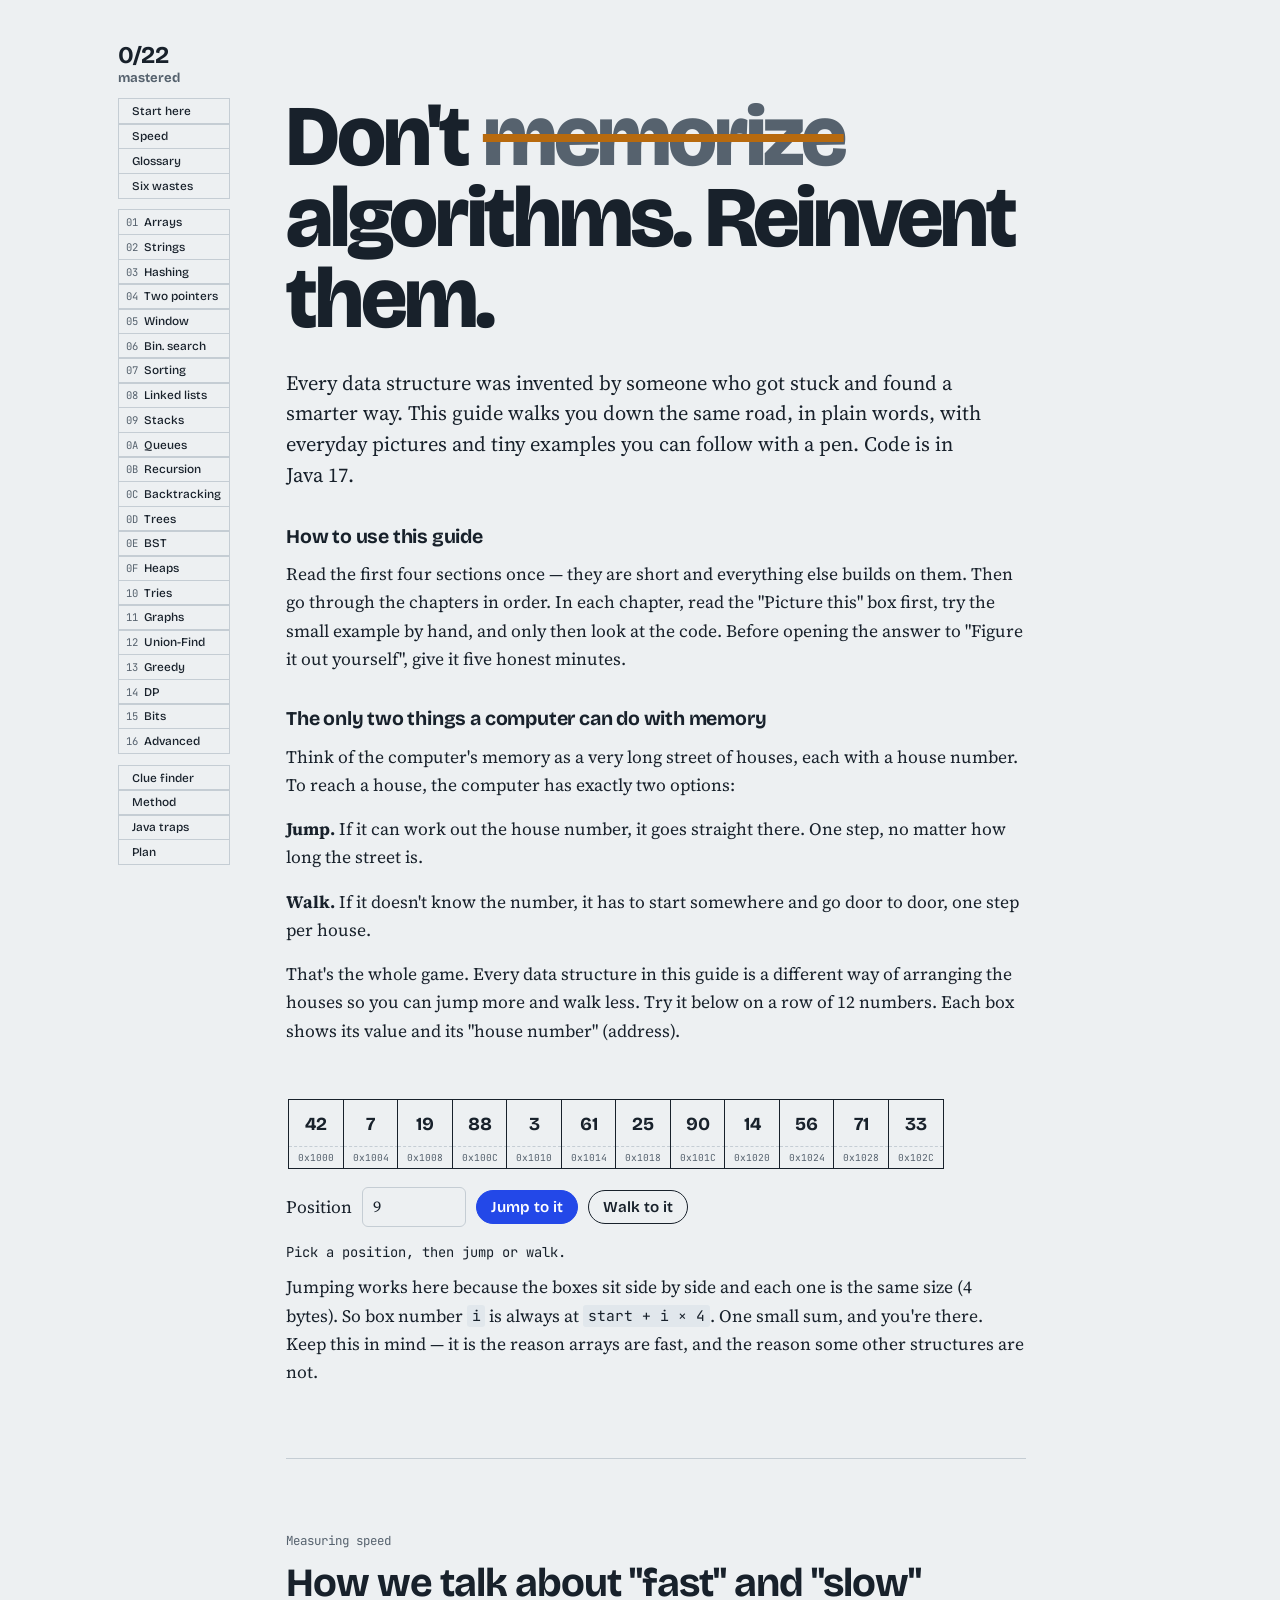
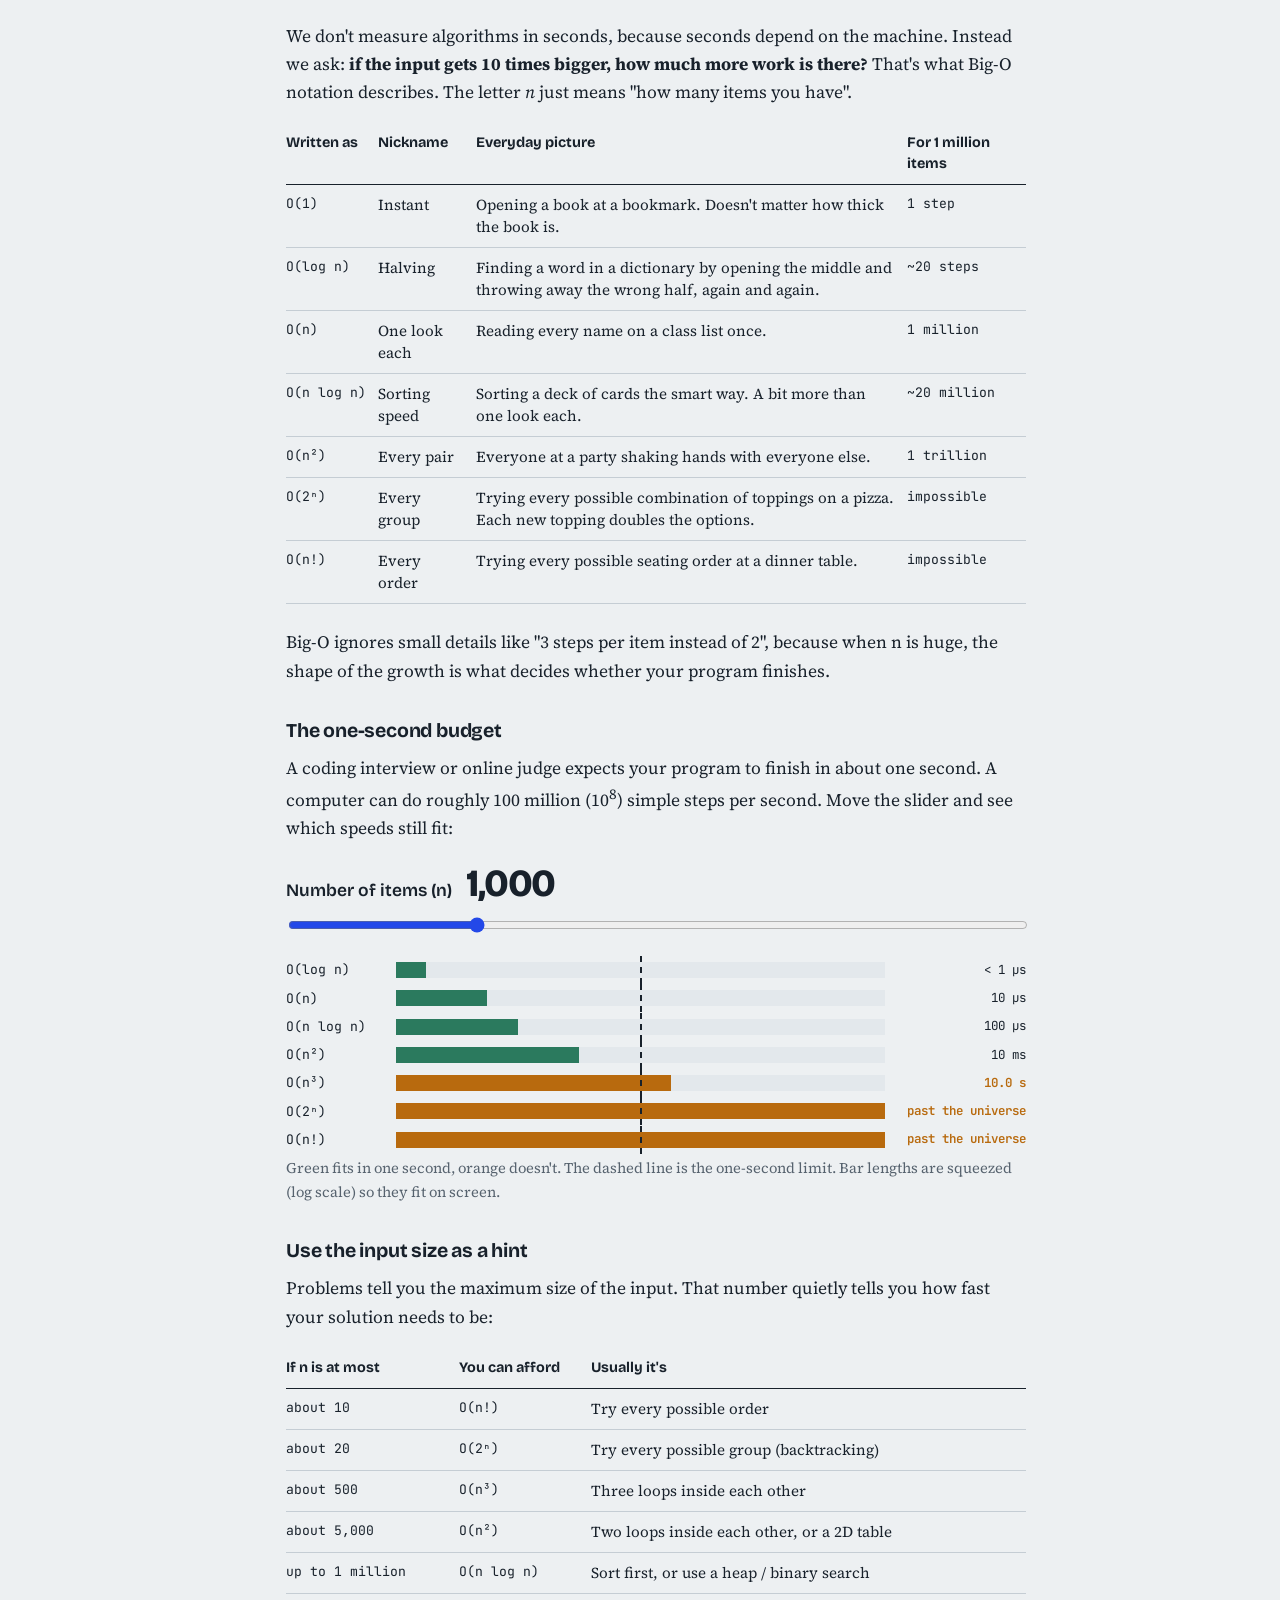
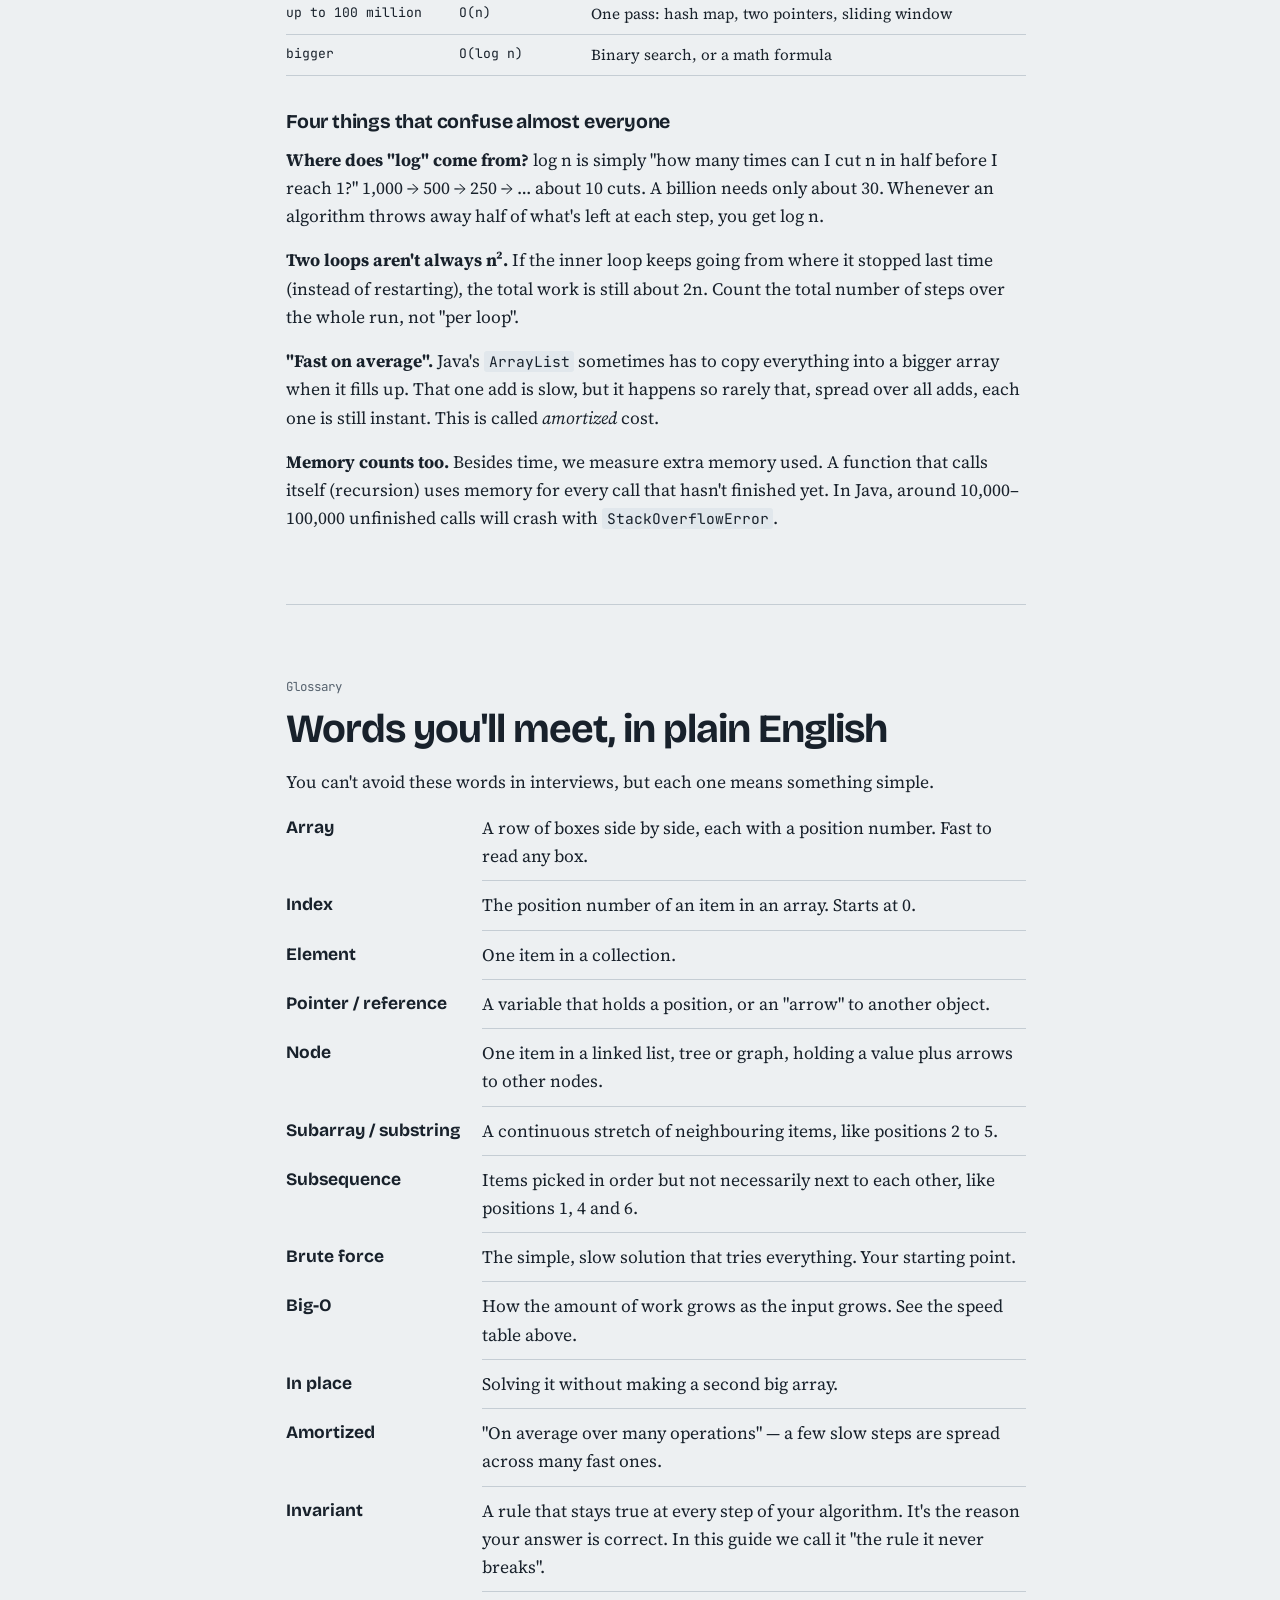
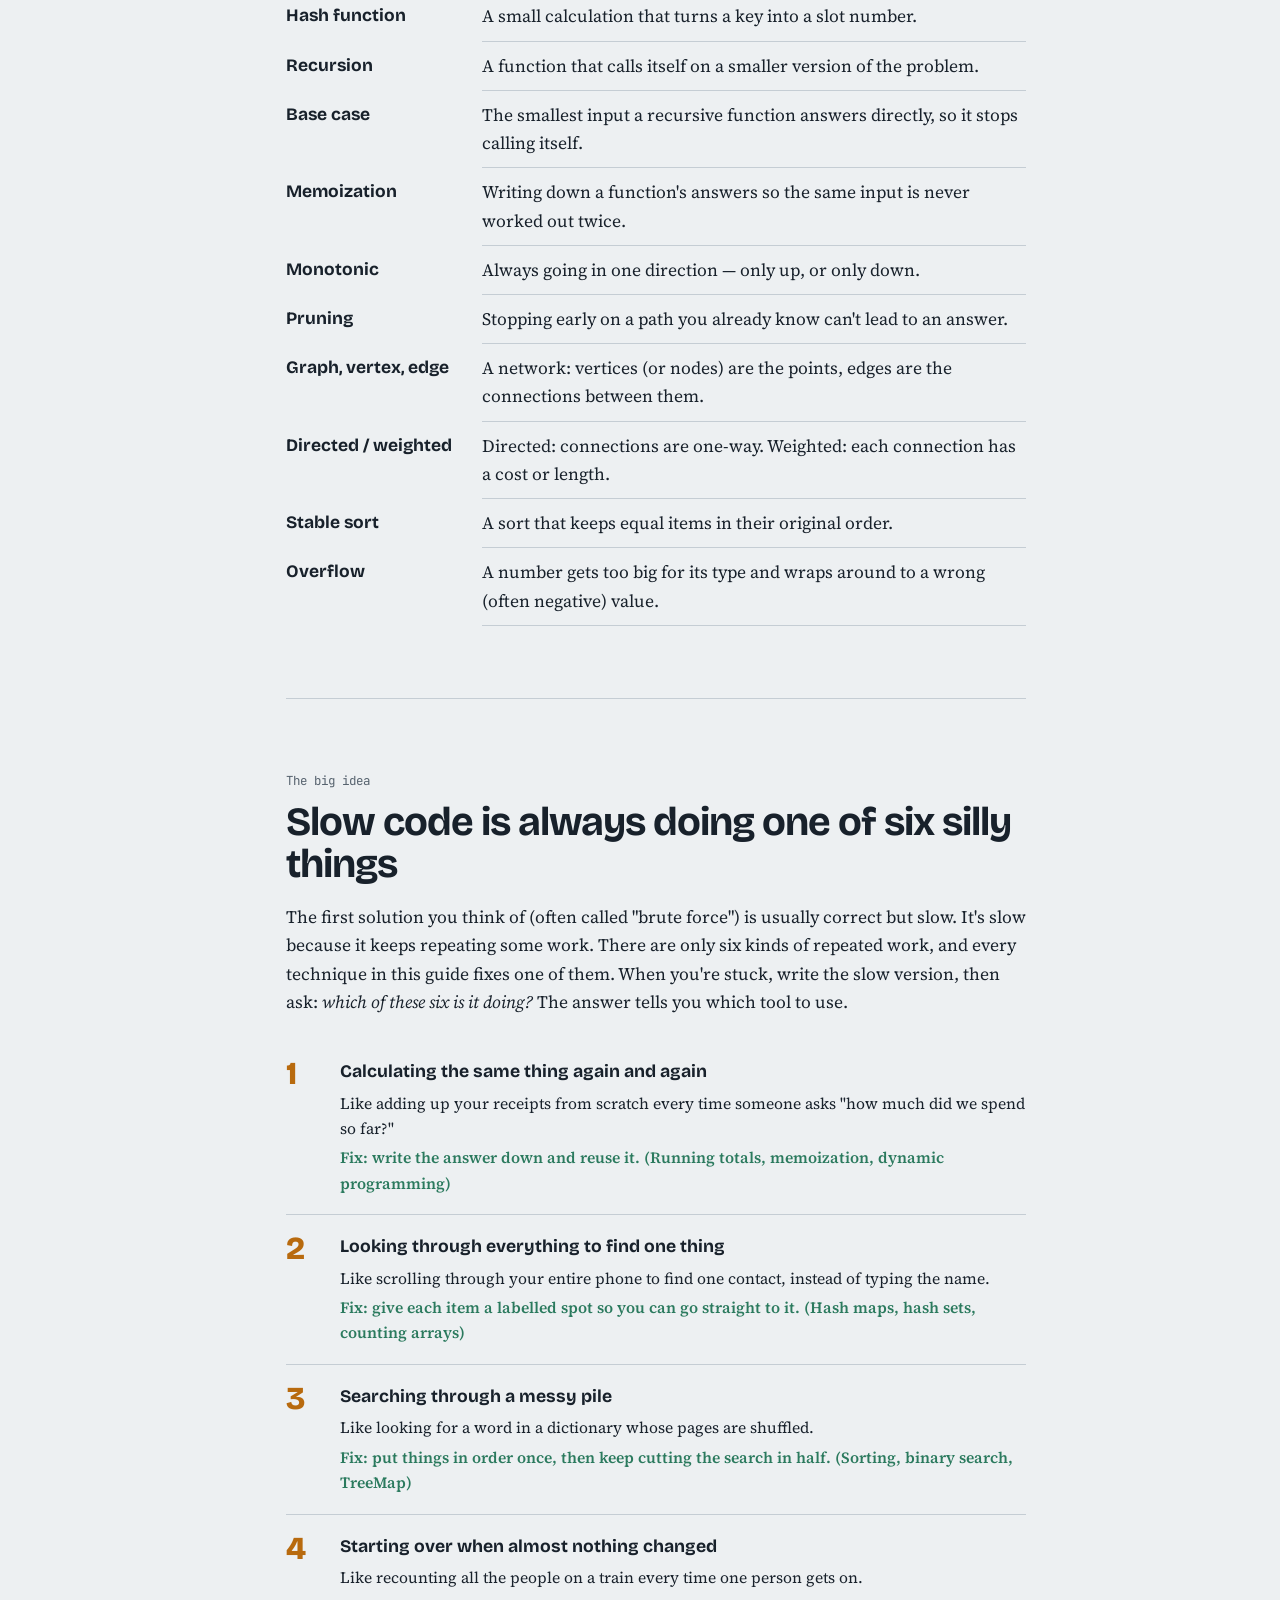
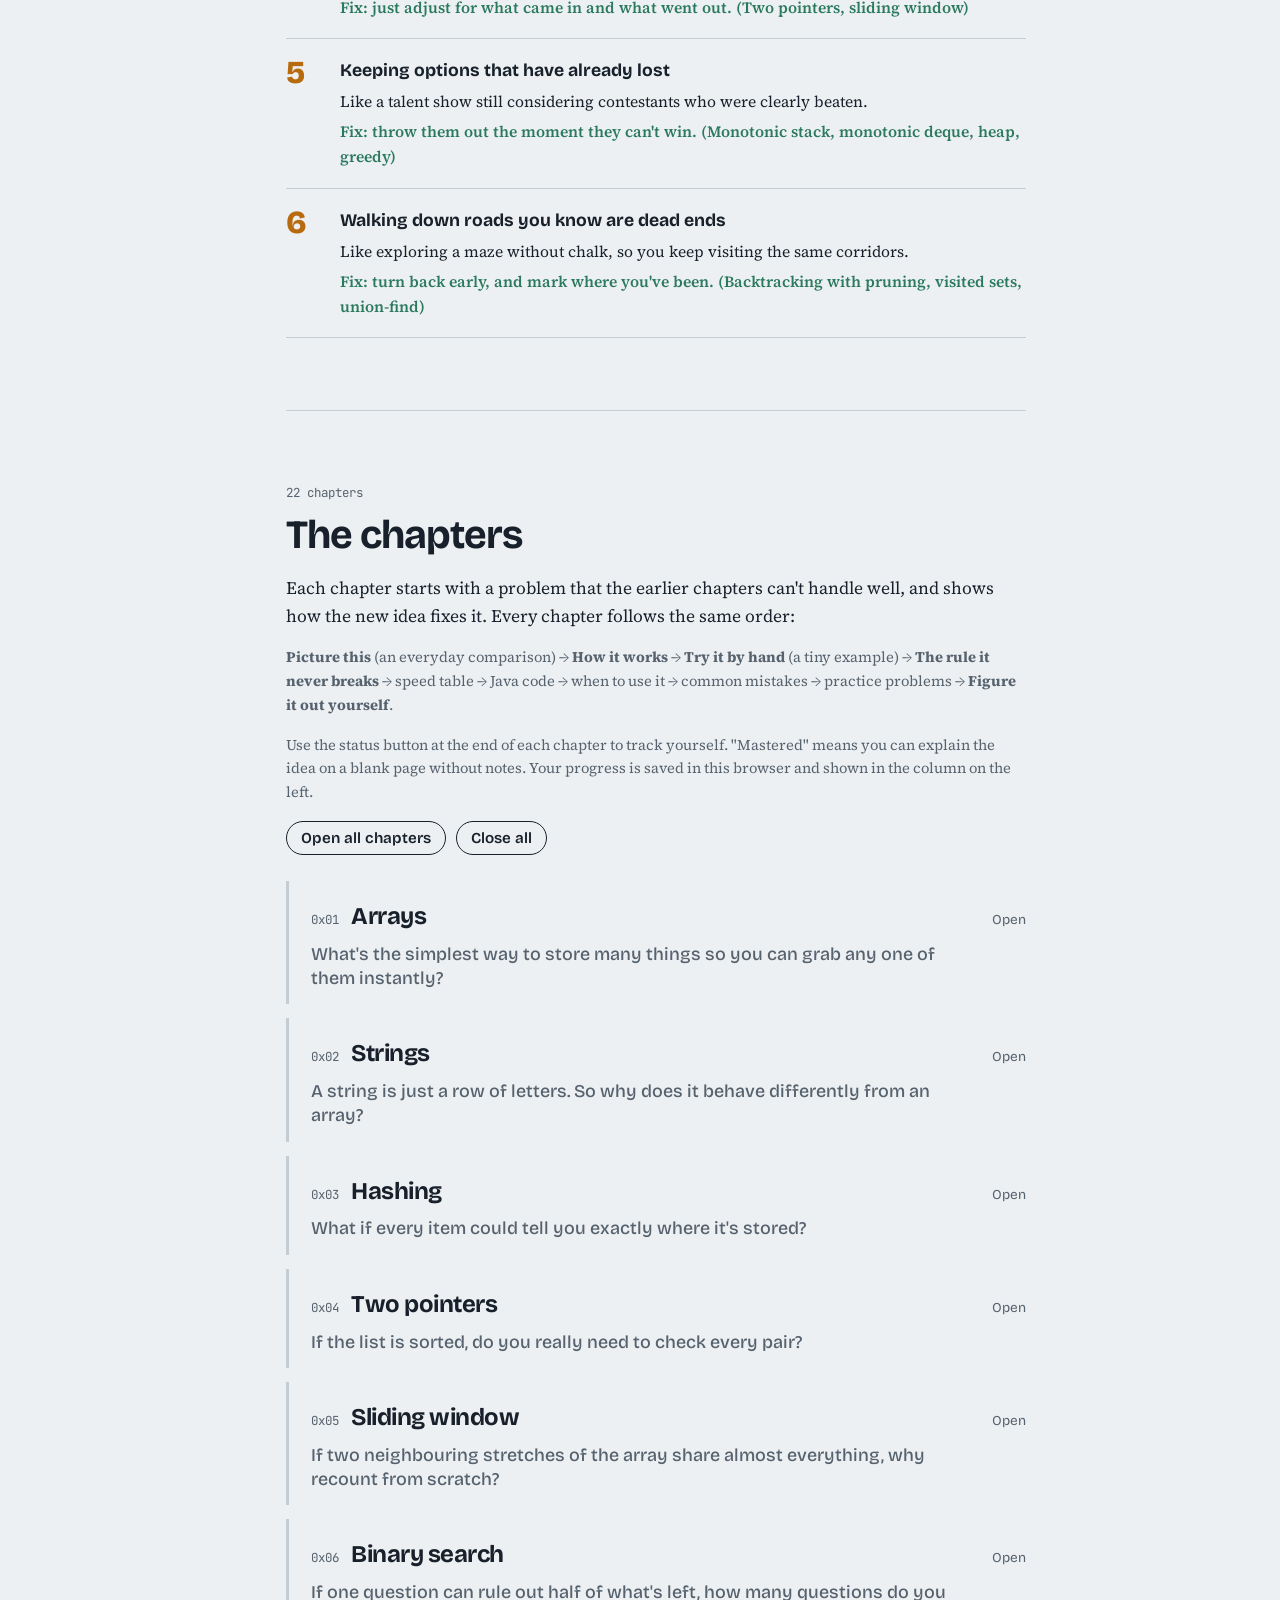
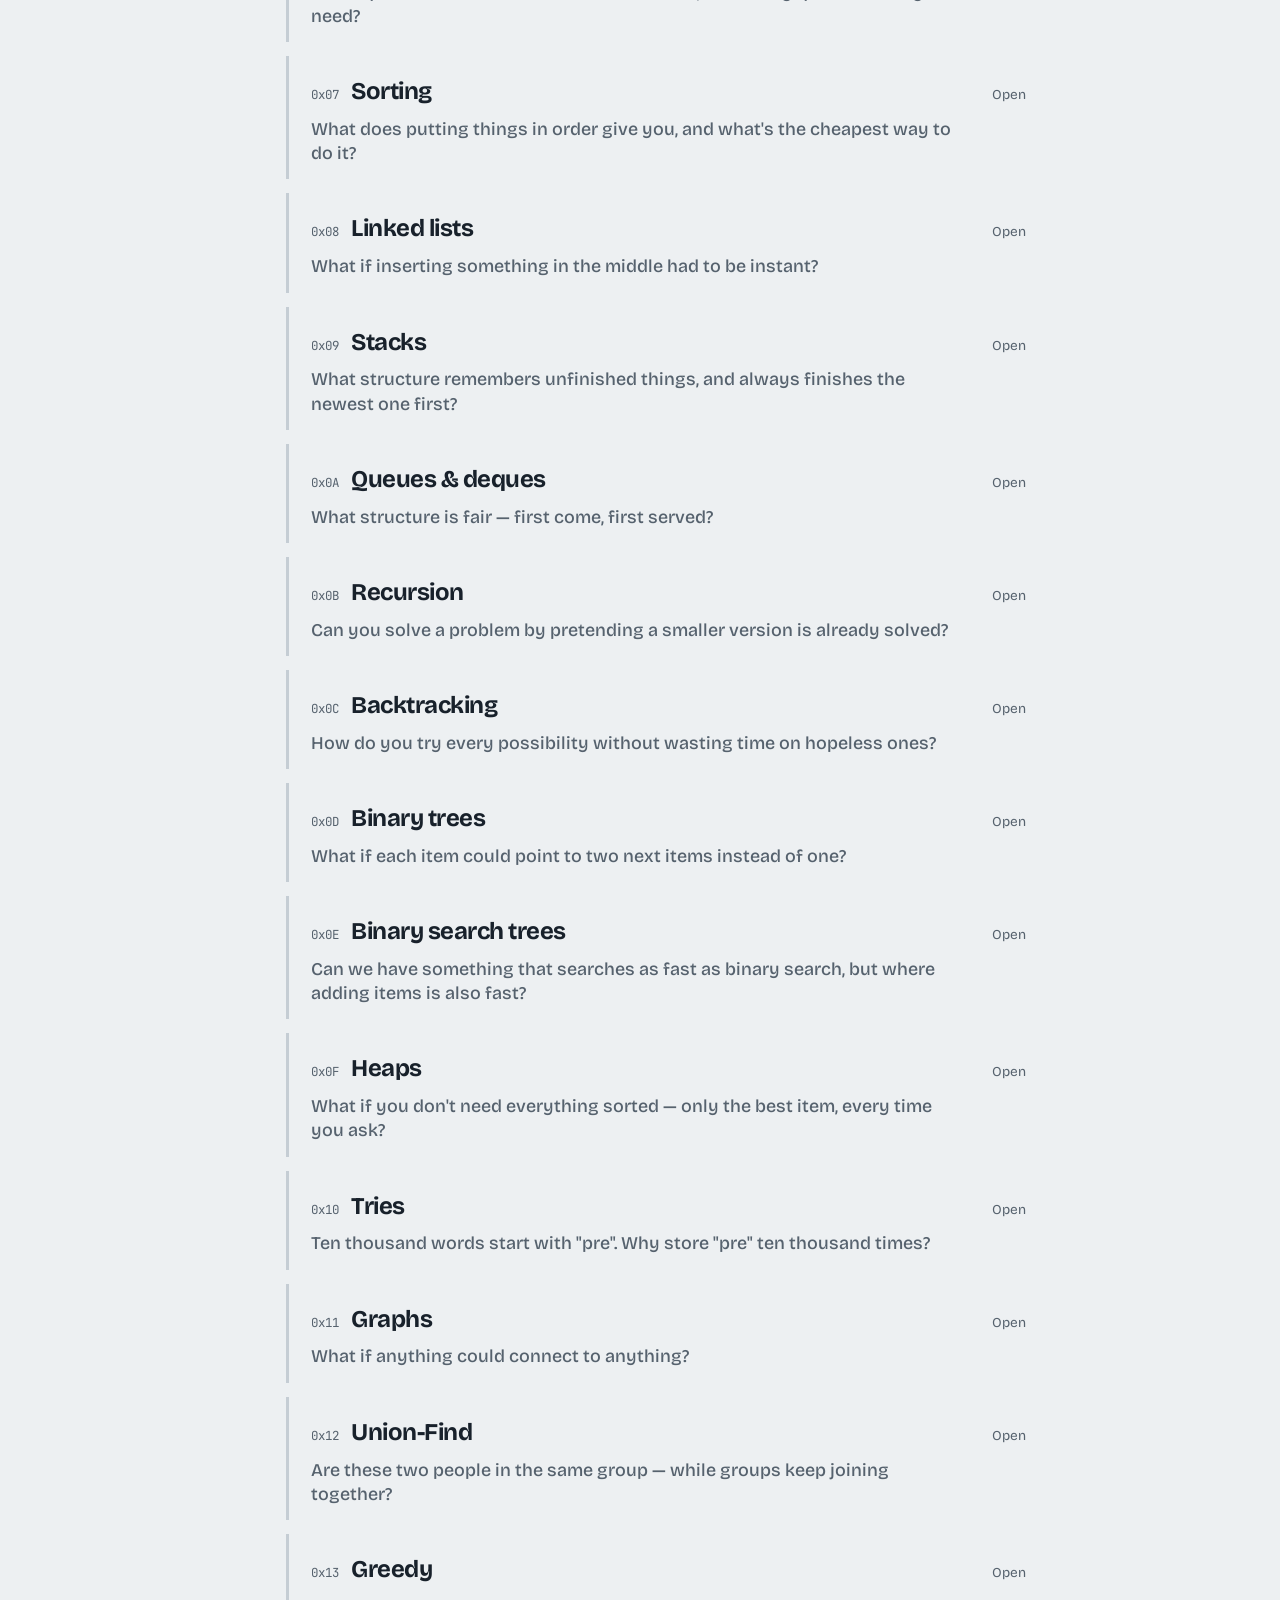
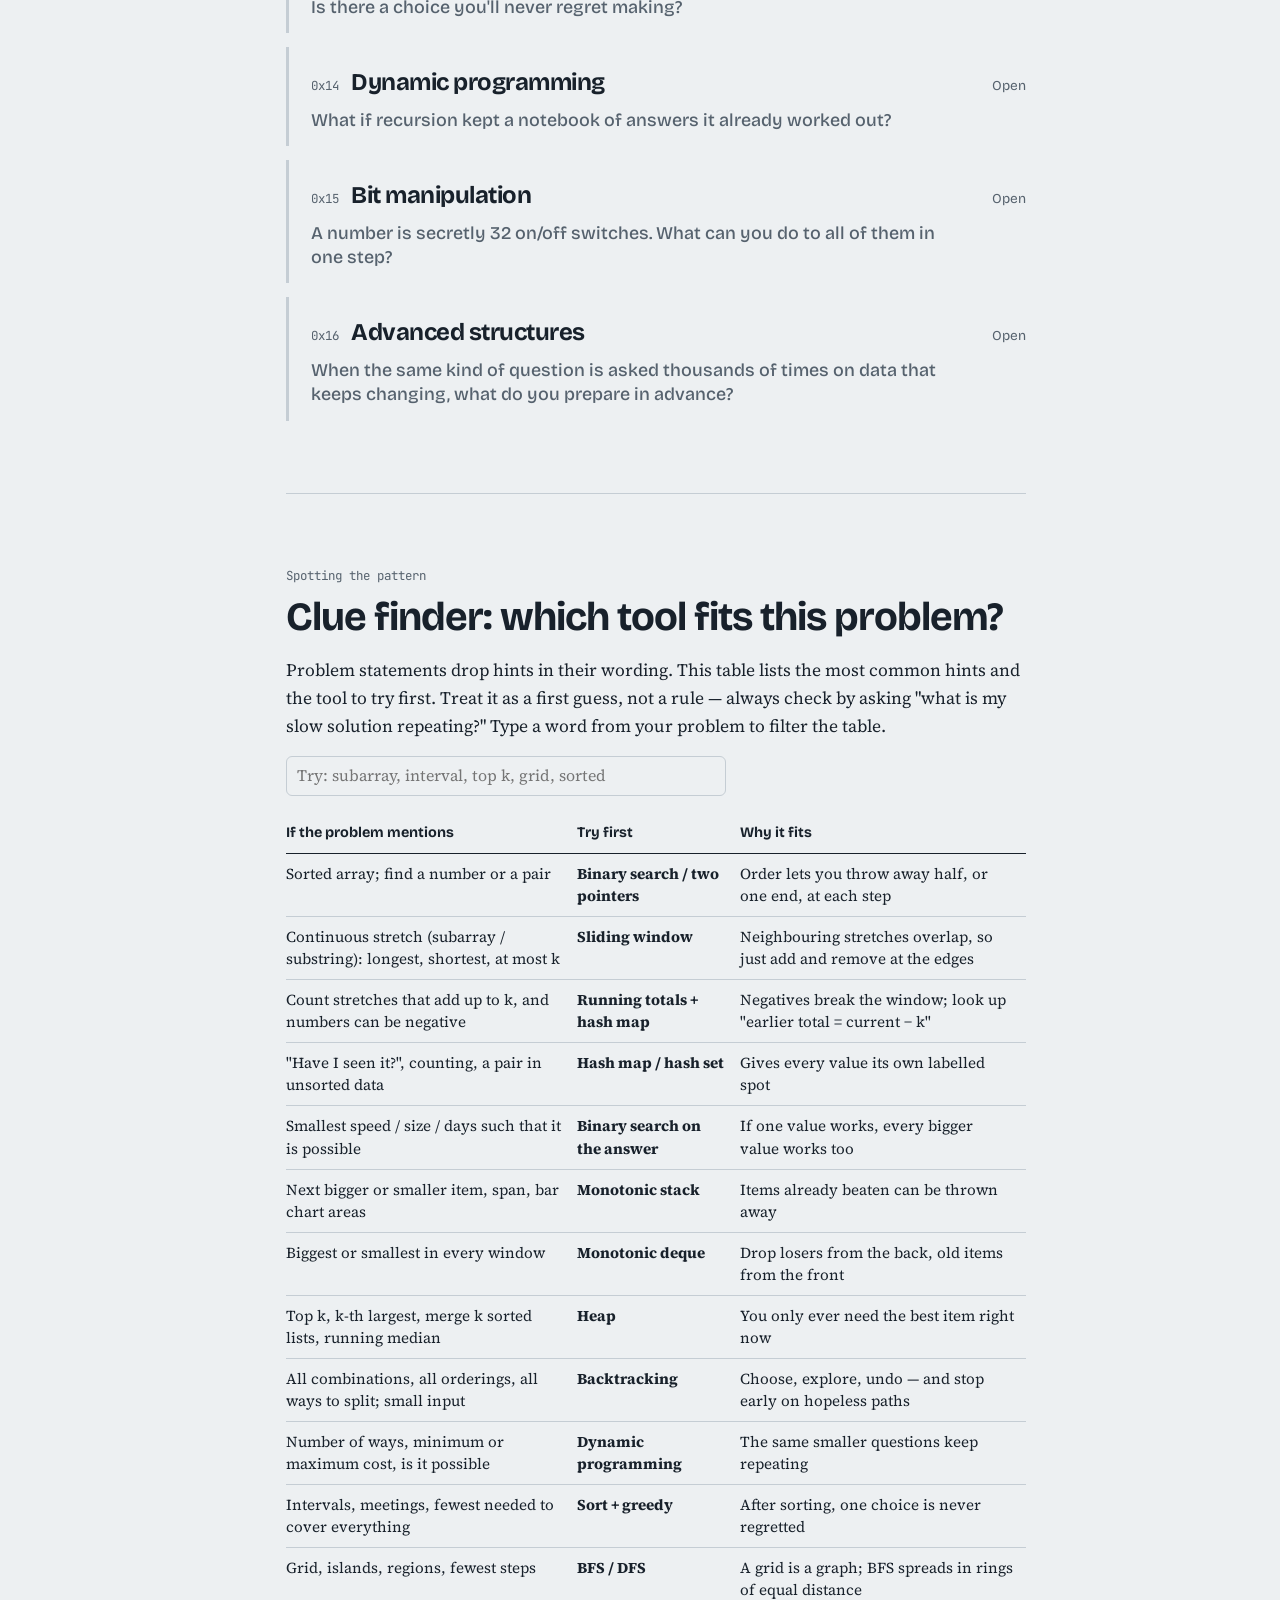
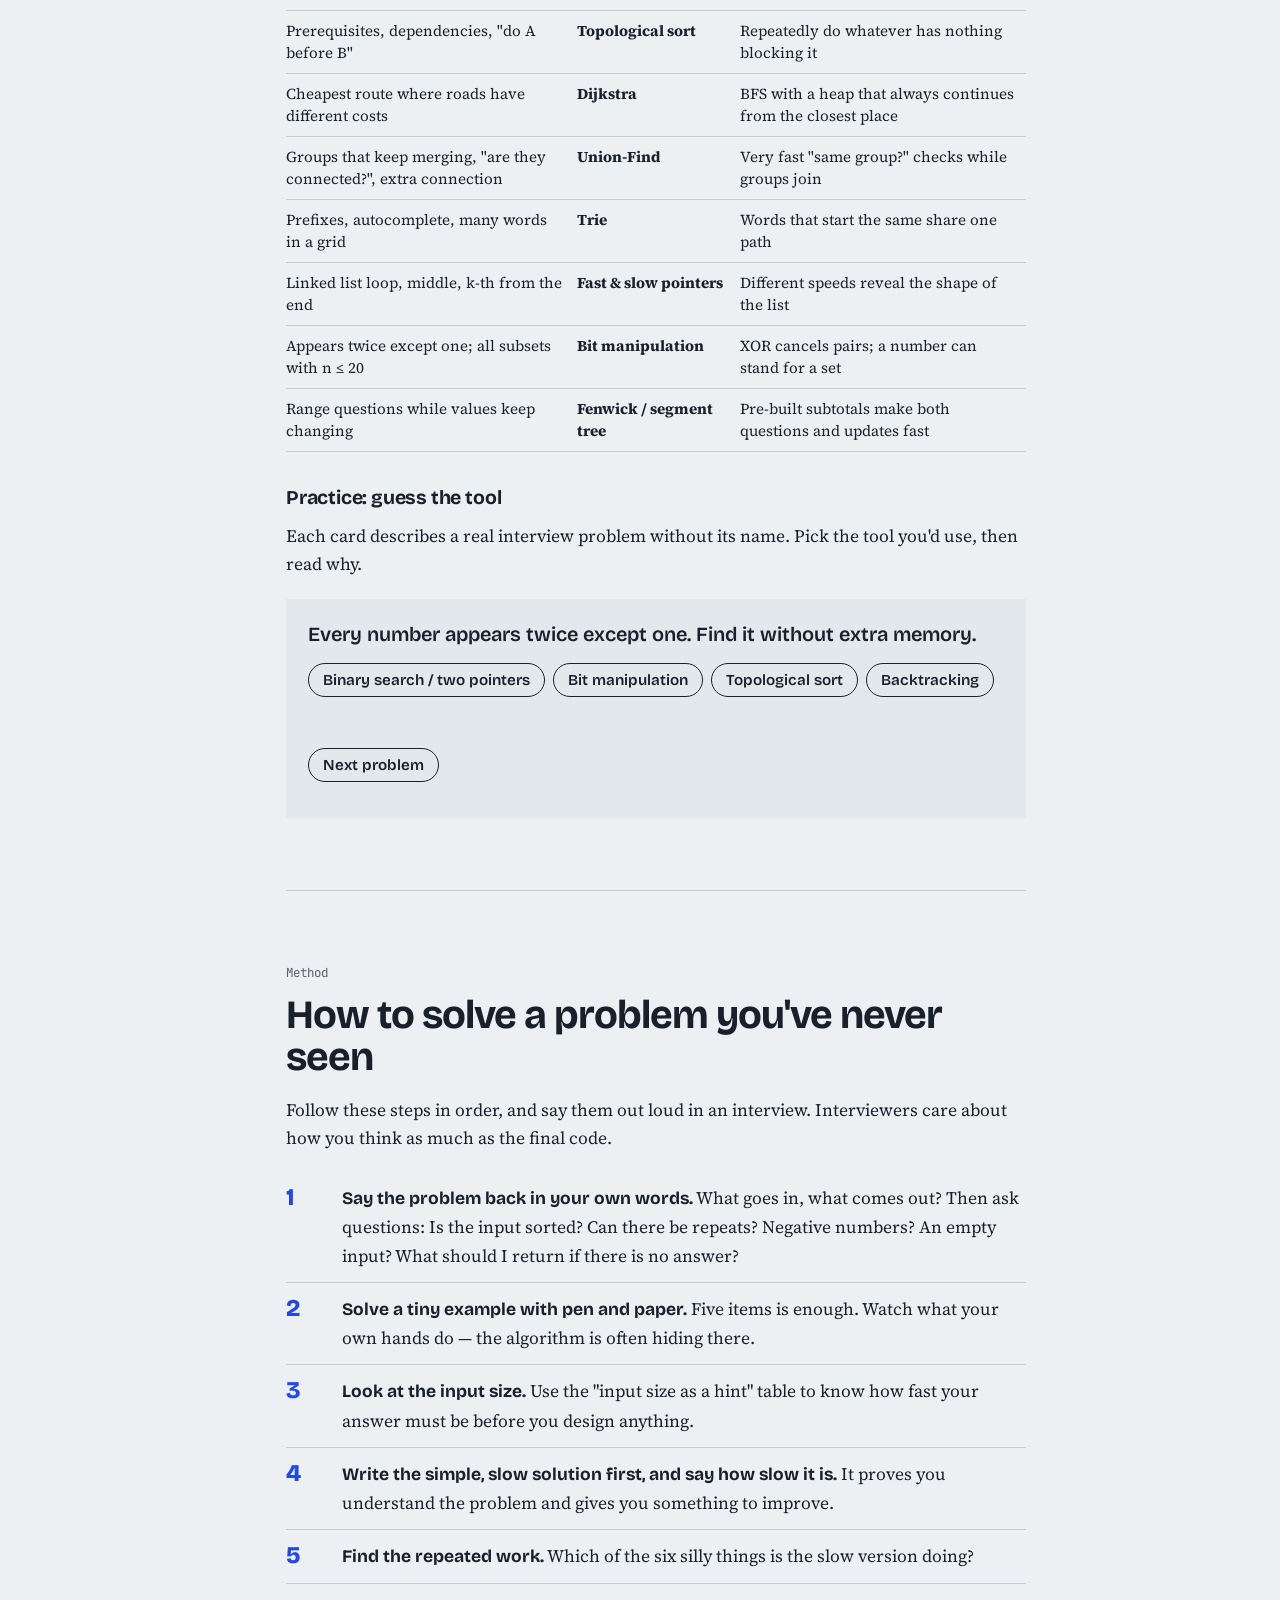
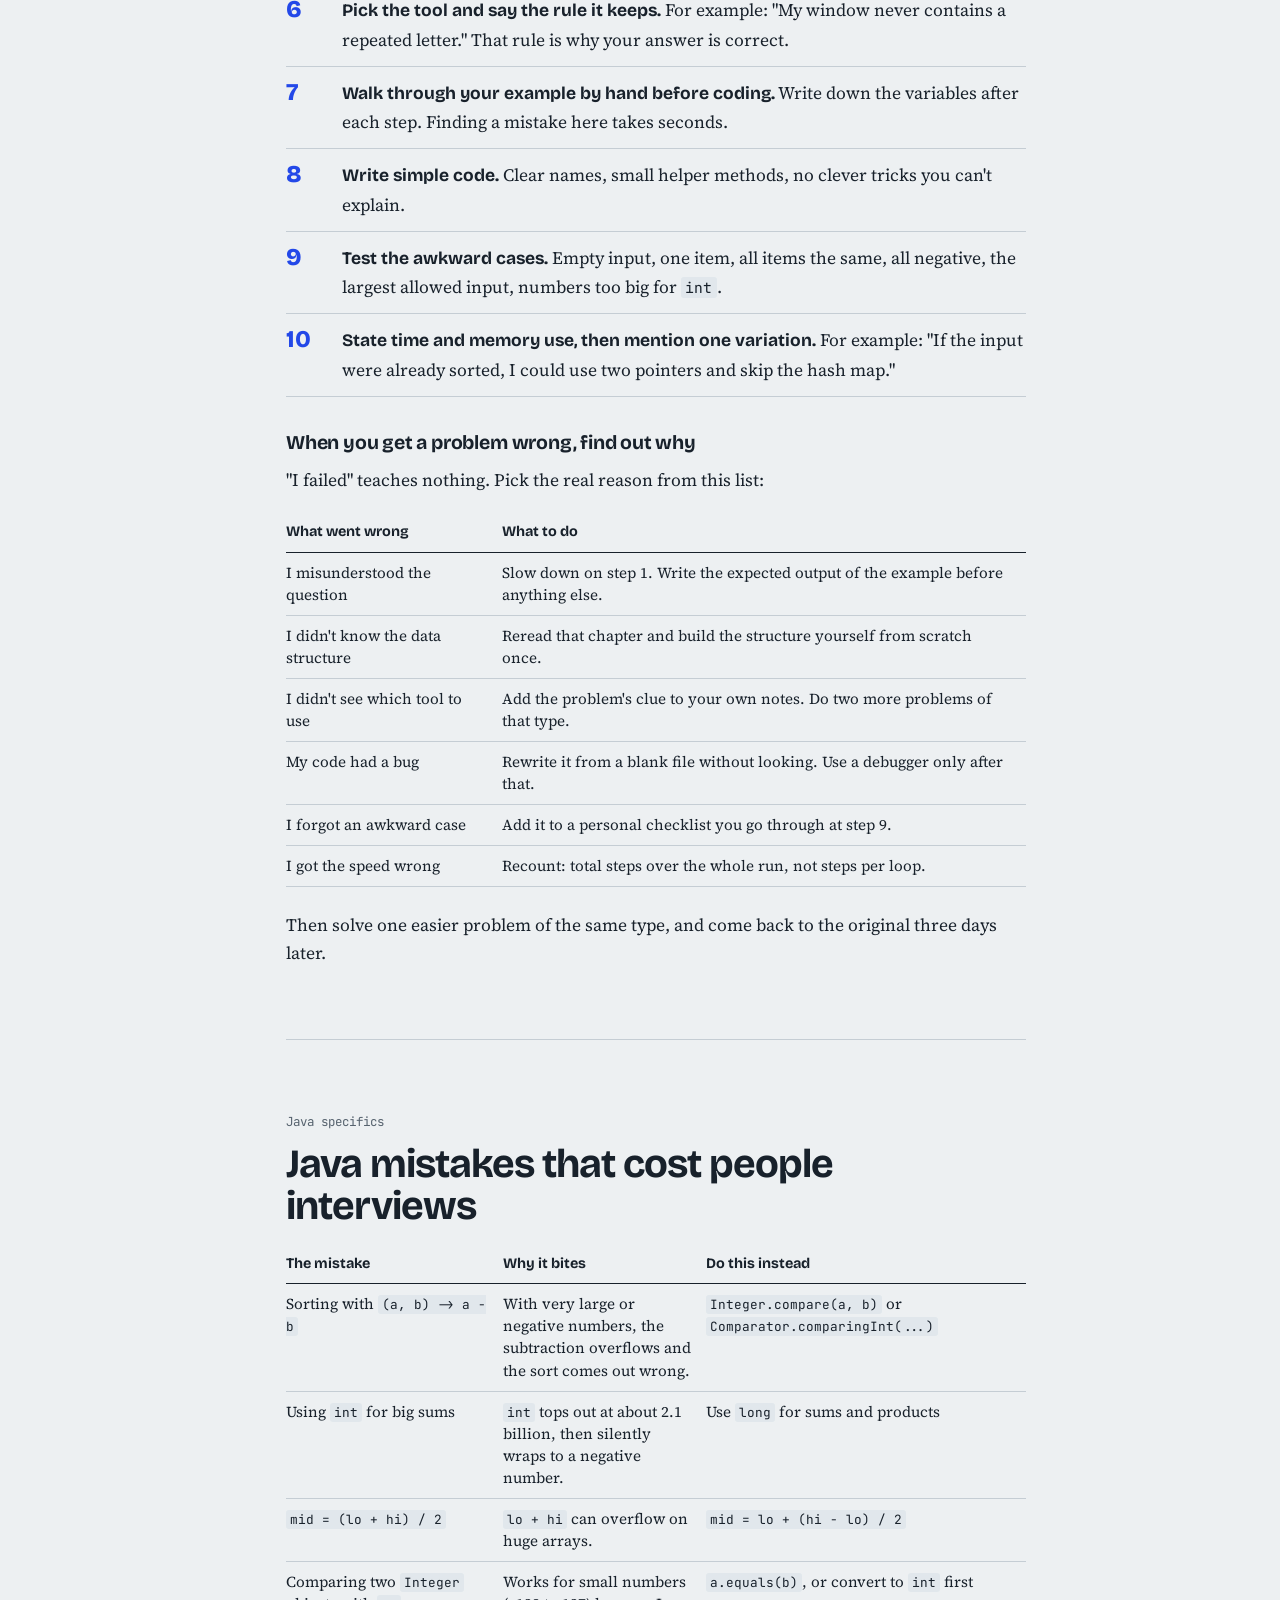
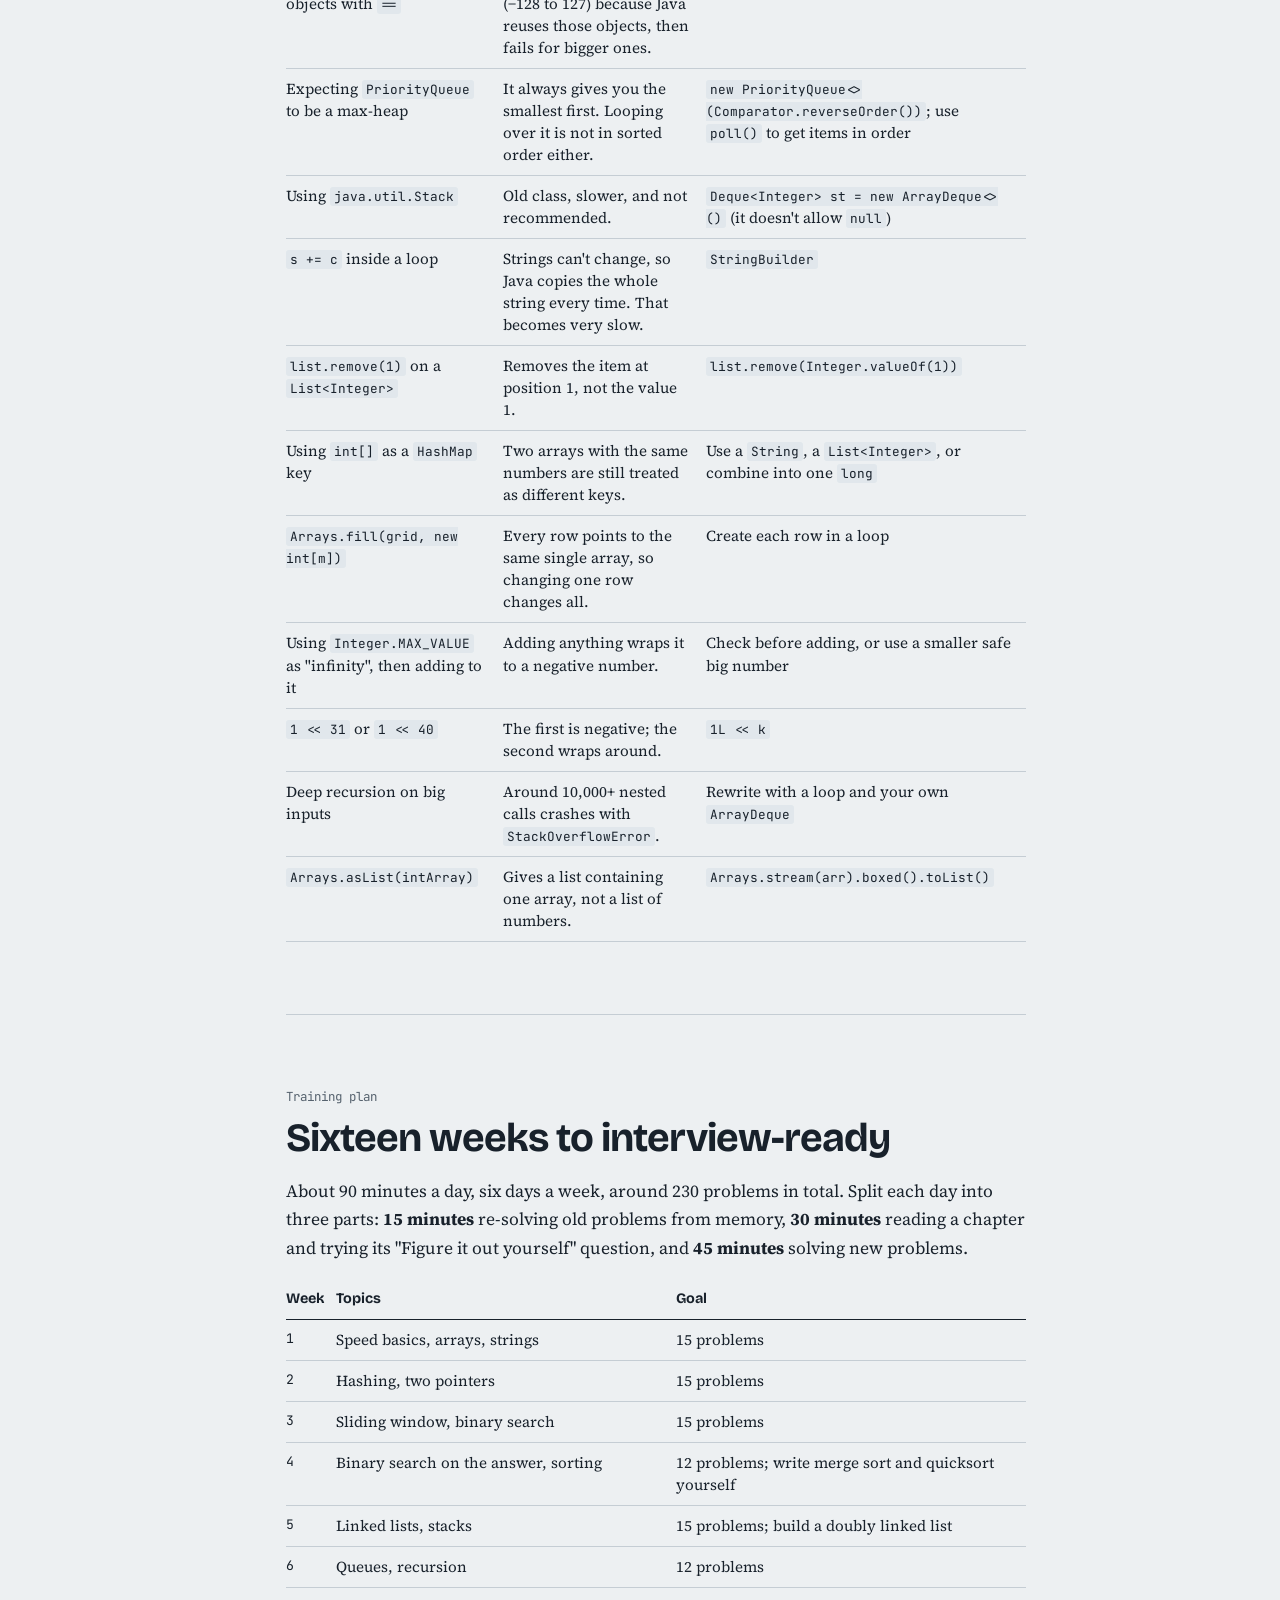
<file: learning-hub/topics/JAVA_DSA.html>
<!doctype html><html><head><meta charset=utf8><meta name=viewport content="width=device-width,initial-scale=1,viewport-fit=cover"><style>:root{color-scheme:light;box-sizing:border-box;padding-top:env(safe-area-inset-top,0px);padding-bottom:env(safe-area-inset-bottom,0px)}html{scroll-padding-top:env(safe-area-inset-top,0px)}body{margin:0;padding:0;font:14px -apple-system,BlinkMacSystemFont,sans-serif;background:#faf9f5;color:#141413}img{max-width:100%}[hidden]:not([hidden=until-found i]){display:none!important}</style></head><body>
<!DOCTYPE html>
<html lang="en">
<head>
<meta charset="utf-8">
<meta name="viewport" content="width=device-width, initial-scale=1, viewport-fit=cover">
<title>Reinvent DSA</title>
<link rel="preconnect" href="https://fonts.googleapis.com">
<link rel="preconnect" href="https://fonts.gstatic.com" crossorigin>
<link href="https://fonts.googleapis.com/css2?family=Bricolage+Grotesque:opsz,wght@12..96,500;12..96,700;12..96,800&family=Source+Serif+4:ital,opsz,wght@0,8..60,400;0,8..60,600;1,8..60,400&family=JetBrains+Mono:wght@400;600&display=swap" rel="stylesheet">
<style>
:root{
  --paper:#EDF0F2; --paper-2:#E3E8EC; --ink:#18212B; --muted:#56626E; --line:#C5CDD4;
  --pointer:#2348E8; --cost:#B86A0E; --hold:#2B7A5E; --code:#E1E7EC; --kw:#7A2FB8; --cm:#6B7783;
  --display:'Bricolage Grotesque', 'Avenir Next', 'Segoe UI', system-ui, sans-serif;
  --body:'Source Serif 4', Georgia, 'Times New Roman', serif;
  --mono:'JetBrains Mono', ui-monospace, Menlo, Consolas, monospace;
  box-sizing:border-box;
  padding-top:env(safe-area-inset-top,0px); padding-bottom:env(safe-area-inset-bottom,0px);
  color-scheme:light;
}
@media (prefers-color-scheme:dark){
  :root:not([data-theme="light"]){
    --paper:#11161C; --paper-2:#171E26; --ink:#E2E8EE; --muted:#94A0AC; --line:#2B3540;
    --pointer:#8098FF; --cost:#E7A24E; --hold:#5CBB94; --code:#19212A; --kw:#C79BF2; --cm:#7D8995;
    color-scheme:dark;
  }
}
:root[data-theme="dark"]{
  --paper:#11161C; --paper-2:#171E26; --ink:#E2E8EE; --muted:#94A0AC; --line:#2B3540;
  --pointer:#8098FF; --cost:#E7A24E; --hold:#5CBB94; --code:#19212A; --kw:#C79BF2; --cm:#7D8995;
  color-scheme:dark;
}
*,*::before,*::after{box-sizing:inherit}
html{scroll-padding-top:calc(env(safe-area-inset-top,0px) + 16px);scroll-behavior:smooth}
@media (prefers-reduced-motion:reduce){html{scroll-behavior:auto}*{transition:none!important;animation:none!important}}
body{margin:0;background:var(--paper);color:var(--ink);font-family:var(--body);font-size:1.09rem;line-height:1.62;font-optical-sizing:auto;-webkit-font-smoothing:antialiased}
a{color:var(--pointer)}
:focus-visible{outline:2.5px solid var(--pointer);outline-offset:3px;border-radius:2px}
code{font-family:var(--mono);font-size:.84em;background:var(--code);padding:.08em .32em;border-radius:3px}
img,svg{max-width:100%}

.shell{display:grid;grid-template-columns:112px minmax(0,1fr);gap:56px;max-width:1100px;margin:0 auto;padding:0 28px}
main{max-width:740px;padding:56px 0 120px;min-width:0}

/* The tape: memory column that doubles as nav + progress */
.tape{position:sticky;top:env(safe-area-inset-top,0px);align-self:start;max-height:100vh;overflow-y:auto;padding:40px 0 40px;scrollbar-width:thin}
.tape-head{font-family:var(--display);font-weight:700;font-size:.82rem;line-height:1.25;margin:0 0 12px;color:var(--muted)}
.tape-head b{display:block;color:var(--ink);font-size:1.5rem;letter-spacing:-.02em}
.tape ol{list-style:none;margin:0;padding:0}
.tape li+li{margin-top:-1.5px}
.cell{display:grid;grid-template-columns:auto 1fr;gap:6px;align-items:baseline;text-decoration:none;color:var(--ink);border:1.5px solid var(--line);padding:5px 7px;font-size:.74rem;line-height:1.2;position:relative;background:transparent;transition:background .2s}
.cell .ad{font-family:var(--mono);font-size:.66rem;color:var(--muted)}
.cell .nm{font-family:var(--display);font-weight:500;white-space:nowrap;overflow:hidden;text-overflow:ellipsis}
.cell.gap{margin-top:12px}
.cell[data-s="1"]{background:color-mix(in srgb,var(--pointer) 14%,transparent)}
.cell[data-s="2"]{background:color-mix(in srgb,var(--pointer) 38%,transparent)}
.cell[data-s="3"]{background:var(--pointer);color:var(--paper);border-color:var(--pointer)}
.cell[data-s="3"] .ad{color:var(--paper);opacity:.8}
.cell.here::before{content:"";position:absolute;left:-12px;top:50%;width:7px;height:7px;margin-top:-3.5px;background:var(--pointer);clip-path:polygon(0 0,100% 50%,0 100%)}
.cell:hover{border-color:var(--ink);z-index:1}

/* Type */
h1{font-family:var(--display);font-weight:800;font-size:clamp(2.7rem,7.4vw,5.4rem);line-height:.94;letter-spacing:-.035em;margin:0 0 28px;font-variation-settings:"opsz" 96}
h1 .strike{text-decoration:line-through;text-decoration-thickness:.09em;text-decoration-color:var(--cost);color:var(--muted)}
h2{font-family:var(--display);font-weight:700;font-size:clamp(1.8rem,3.6vw,2.5rem);line-height:1.05;letter-spacing:-.025em;margin:0 0 18px}
h3{font-family:var(--display);font-weight:700;font-size:1.22rem;letter-spacing:-.01em;margin:30px 0 8px}
p{margin:0 0 16px}
.lede{font-size:1.28rem;line-height:1.5;max-width:34em}
.small{font-size:.92rem;color:var(--muted)}
.mark{font-family:var(--mono);font-size:.78rem;color:var(--muted);display:block;margin-bottom:10px}

section.part{padding-top:72px;margin-top:72px;border-top:1.5px solid var(--line)}
section.part:first-of-type{border-top:0;margin-top:40px;padding-top:0}

/* Memory demo */
.mem{margin:26px 0 10px}
.mem-row{display:flex;overflow-x:auto;padding:28px 2px 4px;position:relative}
.mem-cell{flex:0 0 auto;width:56px;border:1.5px solid var(--ink);margin-left:-1.5px;text-align:center;position:relative;background:var(--paper)}
.mem-cell:first-child{margin-left:0}
.mem-cell .v{font-family:var(--display);font-weight:700;font-size:1.15rem;padding:10px 0 6px}
.mem-cell .a{font-family:var(--mono);font-size:.6rem;color:var(--muted);border-top:1px dashed var(--line);padding:3px 0}
.mem-cell.on{background:var(--pointer);color:var(--paper)}
.mem-cell.on .a{color:var(--paper)}
.mem-cell.trail{background:color-mix(in srgb,var(--cost) 22%,var(--paper))}
.controls{display:flex;flex-wrap:wrap;gap:10px;align-items:center;margin:14px 0}
button,.btn{font-family:var(--display);font-weight:600;font-size:.95rem;border:1.5px solid var(--ink);background:transparent;color:var(--ink);padding:7px 14px;border-radius:999px;cursor:pointer}
button:hover{background:var(--ink);color:var(--paper)}
button.primary{background:var(--pointer);border-color:var(--pointer);color:#fff}
button.primary:hover{filter:brightness(1.1);background:var(--pointer)}
input[type=number],input[type=search],input[type=text]{font:inherit;font-size:1rem;border:1.5px solid var(--line);background:var(--paper);color:var(--ink);padding:6px 10px;border-radius:6px;width:6.5em}
input[type=search]{width:100%;max-width:440px}
.readout{font-family:var(--mono);font-size:.86rem;min-height:1.6em}

/* Budget machine */
.budget{margin:22px 0}
.budget label{font-family:var(--display);font-weight:600}
.nline{display:flex;align-items:baseline;gap:14px;flex-wrap:wrap;margin-bottom:8px}
.nval{font-family:var(--display);font-weight:800;font-size:2.4rem;letter-spacing:-.03em;line-height:1}
input[type=range]{width:100%;accent-color:var(--pointer)}
.bars{margin-top:18px;position:relative}
.bar{display:grid;grid-template-columns:5.6em 1fr 7.4em;gap:12px;align-items:center;margin:7px 0}
.bar .k{font-family:var(--mono);font-size:.82rem}
.bar .t{font-family:var(--mono);font-size:.78rem;text-align:right}
.track{height:16px;position:relative;background:var(--paper-2)}
.fill{position:absolute;left:0;top:0;bottom:0;background:var(--hold);transition:width .15s}
.fill.over{background:var(--cost)}
.limit{position:absolute;top:-6px;bottom:-6px;left:50%;border-left:2px dashed var(--ink)}
.bar .t.over{color:var(--cost);font-weight:600}

/* Tables */
.tw{overflow-x:auto;margin:18px 0 24px}
table{border-collapse:collapse;width:100%;font-size:.95rem;line-height:1.45}
th,td{text-align:left;vertical-align:top;padding:9px 12px 9px 0;border-bottom:1px solid var(--line)}
th{font-family:var(--display);font-weight:700;font-size:.9rem;border-bottom:1.5px solid var(--ink)}
td.n{font-family:var(--mono);font-size:.82rem;white-space:nowrap}
tr.hit td{background:color-mix(in srgb,var(--pointer) 12%,transparent)}
tr.dim td{opacity:.35}

/* Waste ledger */
.ledger{counter-reset:w;margin:24px 0}
.waste{display:grid;grid-template-columns:2.4rem 1fr;gap:4px 16px;padding:18px 0;border-bottom:1px solid var(--line)}
.waste::before{counter-increment:w;content:counter(w);font-family:var(--display);font-weight:800;font-size:2rem;line-height:1;color:var(--cost);grid-row:span 3}
.waste h4{margin:0;font-family:var(--display);font-size:1.1rem}
.waste .fix{color:var(--hold);font-weight:600}
.waste p{margin:0;font-size:.98rem}

/* Chapters */
.chapter{border-left:3px solid var(--line);padding:0 0 0 22px;margin:0 0 14px;transition:border-color .2s}
.chapter[data-s="1"]{border-left-color:color-mix(in srgb,var(--pointer) 35%,var(--line))}
.chapter[data-s="2"]{border-left-color:color-mix(in srgb,var(--pointer) 70%,var(--line))}
.chapter[data-s="3"]{border-left-color:var(--pointer)}
.chapter>summary{list-style:none;cursor:pointer;padding:16px 0 14px}
.chapter>summary::-webkit-details-marker{display:none}
.chapter .top{display:flex;gap:12px;align-items:baseline;flex-wrap:wrap}
.chapter .top .ad{font-family:var(--mono);font-size:.78rem;color:var(--muted)}
.chapter .top .ti{font-family:var(--display);font-weight:700;font-size:1.5rem;letter-spacing:-.02em}
.chapter .ask{font-family:var(--display);font-weight:500;font-size:1.12rem;line-height:1.35;margin-top:6px;color:var(--muted);max-width:36em}
.chapter[open] .ask{font-size:clamp(1.45rem,3vw,1.9rem);font-weight:700;color:var(--ink);letter-spacing:-.02em;line-height:1.15;margin-top:12px}
.chapter .body{padding-bottom:30px}
.chapter .tog{margin-left:auto;font-family:var(--display);font-size:.85rem;color:var(--muted)}
.chapter[open] .tog::after{content:"Close"} .chapter:not([open]) .tog::after{content:"Open"}
.status{font-size:.82rem;padding:4px 12px}
.status[data-s="3"]{background:var(--pointer);border-color:var(--pointer);color:#fff}
.inv{border:1.5px solid var(--hold);padding:12px 16px;margin:18px 0;font-size:.98rem}
.inv strong{font-family:var(--display);color:var(--hold)}
.pain{color:var(--muted);font-style:italic}
pre{background:var(--code);padding:16px 18px;overflow-x:auto;font-family:var(--mono);font-size:.8rem;line-height:1.6;margin:16px 0 20px;border-radius:4px;tab-size:4}
pre .kw{color:var(--kw);font-weight:600} pre .cm{color:var(--cm);font-style:italic}
.cols{display:grid;grid-template-columns:1fr 1fr;gap:4px 28px}
.cols ul{margin:4px 0 0;padding-left:1.1em}
.cols li{margin:4px 0;font-size:.97rem}
.ladder{display:grid;grid-template-columns:4.6em 1fr;gap:6px 14px;font-size:.96rem;margin:10px 0}
.ladder dt{font-family:var(--display);font-weight:700}
.ladder dt.e{color:var(--hold)} .ladder dt.m{color:var(--pointer)} .ladder dt.h{color:var(--cost)}
.ladder dd{margin:0}
.derive{margin:22px 0 4px;border:1.5px dashed var(--ink);padding:14px 16px}
.derive summary{cursor:pointer;font-family:var(--display);font-weight:700}
.derive p{margin:10px 0 0}
.allbar{display:flex;gap:10px;margin:8px 0 26px;flex-wrap:wrap}

/* Binary search stepper */
.bs{margin:22px 0;padding:18px 0;border-top:1px dashed var(--line);border-bottom:1px dashed var(--line)}
.bs-row{display:flex;overflow-x:auto;padding:22px 2px 26px}
.bs-c{flex:0 0 auto;width:40px;text-align:center;border:1.5px solid var(--ink);margin-left:-1.5px;position:relative;font-family:var(--display);font-weight:600;padding:8px 0}
.bs-c:first-child{margin-left:0}
.bs-c.out{opacity:.25}
.bs-c.mid{background:var(--pointer);color:#fff}
.bs-c .tag{position:absolute;left:0;right:0;font-family:var(--mono);font-size:.62rem;font-weight:600}
.bs-c .tag.up{top:-18px;color:var(--pointer)} .bs-c .tag.dn{bottom:-20px;color:var(--cost)}
.bs-c.end{border-style:dashed;color:var(--muted)}

/* Drill */
.drill{margin:20px 0;padding:22px;background:var(--paper-2)}
.drill .q{font-family:var(--display);font-weight:600;font-size:1.25rem;line-height:1.3;margin:0 0 16px}
.opts{display:flex;flex-wrap:wrap;gap:8px}
.opts button.right{background:var(--hold);border-color:var(--hold);color:#fff}
.opts button.wrong{background:transparent;border-color:var(--cost);color:var(--cost);text-decoration:line-through}
.why{margin-top:14px;font-size:.98rem;min-height:1.4em}
.score{font-family:var(--mono);font-size:.8rem;color:var(--muted)}

/* Protocol */
ol.steps{counter-reset:s;list-style:none;padding:0;margin:20px 0}
ol.steps li{counter-increment:s;display:grid;grid-template-columns:2.6rem 1fr;gap:14px;padding:12px 0;border-bottom:1px solid var(--line)}
ol.steps li::before{content:counter(s);font-family:var(--display);font-weight:800;font-size:1.5rem;line-height:1.1;color:var(--pointer)}
ol.steps b{font-family:var(--display)}
.checks{list-style:none;padding:0}
.checks li{padding:6px 0 6px 0}
.checks label{display:flex;gap:10px;align-items:baseline;cursor:pointer}
.checks input{accent-color:var(--pointer);transform:translateY(2px)}

footer{margin-top:90px;padding-top:30px;border-top:1.5px solid var(--ink)}
footer p{font-family:var(--display);font-weight:700;font-size:clamp(1.5rem,3.4vw,2.2rem);line-height:1.1;letter-spacing:-.02em;max-width:18em}

@media (max-width:820px){
  .shell{grid-template-columns:1fr;gap:0;padding:0 18px}
  .tape{position:sticky;top:0;z-index:5;max-height:none;overflow-x:auto;overflow-y:hidden;padding:10px 0 8px;background:var(--paper);border-bottom:1.5px solid var(--line);display:flex;gap:10px;align-items:center;margin:0 -18px;padding-left:18px;padding-right:18px;top:env(safe-area-inset-top,0px)}
  .tape-head{margin:0;flex:0 0 auto;font-size:.7rem}
  .tape-head b{font-size:1.1rem}
  .tape ol{display:flex}
  .tape li+li{margin-top:0;margin-left:-1.5px}
  .cell{width:auto;display:flex;gap:5px;white-space:nowrap}
  .cell .nm{overflow:visible}
  .cell.gap{margin-top:0;margin-left:8px}
  .cell.here::before{left:50%;top:auto;bottom:-9px;margin-left:-3.5px;clip-path:polygon(0 100%,50% 0,100% 100%)}
  main{padding-top:30px}
  .cols{grid-template-columns:1fr}
  .bar{grid-template-columns:4.8em 1fr 6.2em;gap:8px}
  .waste{grid-template-columns:2rem 1fr}
}

.picture{background:color-mix(in srgb,var(--cost) 10%,var(--paper));border-left:4px solid var(--cost);padding:14px 18px;margin:18px 0;font-size:1.04rem}
.picture strong{font-family:var(--display);color:var(--cost)}
ol.walk{margin:10px 0 18px;padding-left:1.4em}
ol.walk li{margin:6px 0;padding-left:4px}
ol.walk li::marker{font-family:var(--display);font-weight:700;color:var(--pointer)}
.gloss{display:grid;grid-template-columns:minmax(9em,auto) 1fr;gap:10px 22px;margin:18px 0}
.gloss dt{font-family:var(--display);font-weight:700}
.gloss dd{margin:0;padding-bottom:10px;border-bottom:1px solid var(--line)}
@media (max-width:820px){.gloss{grid-template-columns:1fr;gap:2px}.gloss dd{margin-bottom:10px}}
</style>
</head>
<body>
<div class="shell">
<nav class="tape" aria-label="Sections and progress">
  <p class="tape-head"><b id="derivedCount">0/22</b>mastered</p>
  <ol id="tapeList"></ol>
</nav>

<main>
<section class="part" id="moves">
  <h1>Don't <span class="strike">memorize</span> algorithms. Reinvent them.</h1>
  <p class="lede">Every data structure was invented by someone who got stuck and found a smarter way. This guide walks you down the same road, in plain words, with everyday pictures and tiny examples you can follow with a pen. Code is in Java 17.</p>

  <h3>How to use this guide</h3>
  <p>Read the first four sections once — they are short and everything else builds on them. Then go through the chapters in order. In each chapter, read the "Picture this" box first, try the small example by hand, and only then look at the code. Before opening the answer to "Figure it out yourself", give it five honest minutes.</p>

  <h3>The only two things a computer can do with memory</h3>
  <p>Think of the computer's memory as a very long street of houses, each with a house number. To reach a house, the computer has exactly two options:</p>
  <p><b>Jump.</b> If it can work out the house number, it goes straight there. One step, no matter how long the street is.</p>
  <p><b>Walk.</b> If it doesn't know the number, it has to start somewhere and go door to door, one step per house.</p>
  <p>That's the whole game. Every data structure in this guide is a different way of arranging the houses so you can jump more and walk less. Try it below on a row of 12 numbers. Each box shows its value and its "house number" (address).</p>
  <div class="mem">
    <div class="mem-row" id="memRow" aria-live="polite"></div>
    <div class="controls">
      <label for="memIdx">Position</label>
      <input type="number" id="memIdx" min="0" max="11" value="9">
      <button class="primary" id="memJump">Jump to it</button>
      <button id="memWalk">Walk to it</button>
    </div>
    <div class="readout" id="memOut">Pick a position, then jump or walk.</div>
  </div>
  <p>Jumping works here because the boxes sit side by side and each one is the same size (4 bytes). So box number <code>i</code> is always at <code>start + i × 4</code>. One small sum, and you're there. Keep this in mind — it is the reason arrays are fast, and the reason some other structures are not.</p>
</section>

<section class="part" id="speed">
  <span class="mark">Measuring speed</span>
  <h2>How we talk about "fast" and "slow"</h2>
  <p>We don't measure algorithms in seconds, because seconds depend on the machine. Instead we ask: <b>if the input gets 10 times bigger, how much more work is there?</b> That's what Big-O notation describes. The letter <i>n</i> just means "how many items you have".</p>
  <div class="tw"><table>
    <thead><tr><th>Written as</th><th>Nickname</th><th>Everyday picture</th><th>For 1 million items</th></tr></thead>
    <tbody>
      <tr><td class="n">O(1)</td><td>Instant</td><td>Opening a book at a bookmark. Doesn't matter how thick the book is.</td><td class="n">1 step</td></tr>
      <tr><td class="n">O(log n)</td><td>Halving</td><td>Finding a word in a dictionary by opening the middle and throwing away the wrong half, again and again.</td><td class="n">~20 steps</td></tr>
      <tr><td class="n">O(n)</td><td>One look each</td><td>Reading every name on a class list once.</td><td class="n">1 million</td></tr>
      <tr><td class="n">O(n log n)</td><td>Sorting speed</td><td>Sorting a deck of cards the smart way. A bit more than one look each.</td><td class="n">~20 million</td></tr>
      <tr><td class="n">O(n²)</td><td>Every pair</td><td>Everyone at a party shaking hands with everyone else.</td><td class="n">1 trillion</td></tr>
      <tr><td class="n">O(2ⁿ)</td><td>Every group</td><td>Trying every possible combination of toppings on a pizza. Each new topping doubles the options.</td><td class="n">impossible</td></tr>
      <tr><td class="n">O(n!)</td><td>Every order</td><td>Trying every possible seating order at a dinner table.</td><td class="n">impossible</td></tr>
    </tbody>
  </table></div>
  <p>Big-O ignores small details like "3 steps per item instead of 2", because when n is huge, the shape of the growth is what decides whether your program finishes.</p>

  <h3 id="budget">The one-second budget</h3>
  <p>A coding interview or online judge expects your program to finish in about one second. A computer can do roughly 100 million (10<sup>8</sup>) simple steps per second. Move the slider and see which speeds still fit:</p>
  <div class="budget">
    <div class="nline"><label for="nSlider">Number of items (n)</label><span class="nval" id="nVal">1,000</span></div>
    <input type="range" id="nSlider" min="1" max="9" step="0.05" value="3" aria-describedby="nVal">
    <div class="bars" id="bars"></div>
    <p class="small">Green fits in one second, orange doesn't. The dashed line is the one-second limit. Bar lengths are squeezed (log scale) so they fit on screen.</p>
  </div>
  <h3>Use the input size as a hint</h3>
  <p>Problems tell you the maximum size of the input. That number quietly tells you how fast your solution needs to be:</p>
  <div class="tw"><table>
    <thead><tr><th>If n is at most</th><th>You can afford</th><th>Usually it's</th></tr></thead>
    <tbody>
      <tr><td class="n">about 10</td><td class="n">O(n!)</td><td>Try every possible order</td></tr>
      <tr><td class="n">about 20</td><td class="n">O(2ⁿ)</td><td>Try every possible group (backtracking)</td></tr>
      <tr><td class="n">about 500</td><td class="n">O(n³)</td><td>Three loops inside each other</td></tr>
      <tr><td class="n">about 5,000</td><td class="n">O(n²)</td><td>Two loops inside each other, or a 2D table</td></tr>
      <tr><td class="n">up to 1 million</td><td class="n">O(n log n)</td><td>Sort first, or use a heap / binary search</td></tr>
      <tr><td class="n">up to 100 million</td><td class="n">O(n)</td><td>One pass: hash map, two pointers, sliding window</td></tr>
      <tr><td class="n">bigger</td><td class="n">O(log n)</td><td>Binary search, or a math formula</td></tr>
    </tbody>
  </table></div>
  <h3>Four things that confuse almost everyone</h3>
  <p><b>Where does "log" come from?</b> log n is simply "how many times can I cut n in half before I reach 1?" 1,000 → 500 → 250 → … about 10 cuts. A billion needs only about 30. Whenever an algorithm throws away half of what's left at each step, you get log n.</p>
  <p><b>Two loops aren't always n².</b> If the inner loop keeps going from where it stopped last time (instead of restarting), the total work is still about 2n. Count the total number of steps over the whole run, not "per loop".</p>
  <p><b>"Fast on average".</b> Java's <code>ArrayList</code> sometimes has to copy everything into a bigger array when it fills up. That one add is slow, but it happens so rarely that, spread over all adds, each one is still instant. This is called <i>amortized</i> cost.</p>
  <p><b>Memory counts too.</b> Besides time, we measure extra memory used. A function that calls itself (recursion) uses memory for every call that hasn't finished yet. In Java, around 10,000–100,000 unfinished calls will crash with <code>StackOverflowError</code>.</p>
</section>

<section class="part" id="words">
  <span class="mark">Glossary</span>
  <h2>Words you'll meet, in plain English</h2>
  <p>You can't avoid these words in interviews, but each one means something simple.</p>
  <dl class="gloss" id="glossary"></dl>
</section>

<section class="part" id="waste">
  <span class="mark">The big idea</span>
  <h2>Slow code is always doing one of six silly things</h2>
  <p>The first solution you think of (often called "brute force") is usually correct but slow. It's slow because it keeps repeating some work. There are only six kinds of repeated work, and every technique in this guide fixes one of them. When you're stuck, write the slow version, then ask: <i>which of these six is it doing?</i> The answer tells you which tool to use.</p>
  <div class="ledger">
    <div class="waste"><h4>Calculating the same thing again and again</h4><p>Like adding up your receipts from scratch every time someone asks "how much did we spend so far?"</p><p class="fix">Fix: write the answer down and reuse it. (Running totals, memoization, dynamic programming)</p></div>
    <div class="waste"><h4>Looking through everything to find one thing</h4><p>Like scrolling through your entire phone to find one contact, instead of typing the name.</p><p class="fix">Fix: give each item a labelled spot so you can go straight to it. (Hash maps, hash sets, counting arrays)</p></div>
    <div class="waste"><h4>Searching through a messy pile</h4><p>Like looking for a word in a dictionary whose pages are shuffled.</p><p class="fix">Fix: put things in order once, then keep cutting the search in half. (Sorting, binary search, TreeMap)</p></div>
    <div class="waste"><h4>Starting over when almost nothing changed</h4><p>Like recounting all the people on a train every time one person gets on.</p><p class="fix">Fix: just adjust for what came in and what went out. (Two pointers, sliding window)</p></div>
    <div class="waste"><h4>Keeping options that have already lost</h4><p>Like a talent show still considering contestants who were clearly beaten.</p><p class="fix">Fix: throw them out the moment they can't win. (Monotonic stack, monotonic deque, heap, greedy)</p></div>
    <div class="waste"><h4>Walking down roads you know are dead ends</h4><p>Like exploring a maze without chalk, so you keep visiting the same corridors.</p><p class="fix">Fix: turn back early, and mark where you've been. (Backtracking with pruning, visited sets, union-find)</p></div>
  </div>
</section>

<section class="part" id="chapters">
  <span class="mark">22 chapters</span>
  <h2>The chapters</h2>
  <p>Each chapter starts with a problem that the earlier chapters can't handle well, and shows how the new idea fixes it. Every chapter follows the same order:</p>
  <p class="small"><b>Picture this</b> (an everyday comparison) → <b>How it works</b> → <b>Try it by hand</b> (a tiny example) → <b>The rule it never breaks</b> → speed table → Java code → when to use it → common mistakes → practice problems → <b>Figure it out yourself</b>.</p>
  <p class="small">Use the status button at the end of each chapter to track yourself. "Mastered" means you can explain the idea on a blank page without notes. Your progress is saved in this browser and shown in the column on the left.</p>
  <div class="allbar"><button id="openAll">Open all chapters</button><button id="closeAll">Close all</button></div>
  <div id="chapterList"></div>
</section>
<section class="part" id="decoder">
  <span class="mark">Spotting the pattern</span>
  <h2>Clue finder: which tool fits this problem?</h2>
  <p>Problem statements drop hints in their wording. This table lists the most common hints and the tool to try first. Treat it as a first guess, not a rule — always check by asking "what is my slow solution repeating?" Type a word from your problem to filter the table.</p>
  <input type="search" id="decSearch" placeholder="Try: subarray, interval, top k, grid, sorted" aria-label="Filter clues">
  <div class="tw"><table id="decTable">
    <thead><tr><th>If the problem mentions</th><th>Try first</th><th>Why it fits</th></tr></thead>
    <tbody></tbody>
  </table></div>

  <h3>Practice: guess the tool</h3>
  <p>Each card describes a real interview problem without its name. Pick the tool you'd use, then read why.</p>
  <div class="drill" id="drill" aria-live="polite">
    <p class="q" id="drillQ"></p>
    <div class="opts" id="drillOpts"></div>
    <p class="why" id="drillWhy"></p>
    <div class="controls"><button id="drillNext">Next problem</button><span class="score" id="drillScore"></span></div>
  </div>
</section>

<section class="part" id="protocol">
  <span class="mark">Method</span>
  <h2>How to solve a problem you've never seen</h2>
  <p>Follow these steps in order, and say them out loud in an interview. Interviewers care about how you think as much as the final code.</p>
  <ol class="steps">
    <li><div><b>Say the problem back in your own words.</b> What goes in, what comes out? Then ask questions: Is the input sorted? Can there be repeats? Negative numbers? An empty input? What should I return if there is no answer?</div></li>
    <li><div><b>Solve a tiny example with pen and paper.</b> Five items is enough. Watch what your own hands do — the algorithm is often hiding there.</div></li>
    <li><div><b>Look at the input size.</b> Use the "input size as a hint" table to know how fast your answer must be before you design anything.</div></li>
    <li><div><b>Write the simple, slow solution first, and say how slow it is.</b> It proves you understand the problem and gives you something to improve.</div></li>
    <li><div><b>Find the repeated work.</b> Which of the six silly things is the slow version doing?</div></li>
    <li><div><b>Pick the tool and say the rule it keeps.</b> For example: "My window never contains a repeated letter." That rule is why your answer is correct.</div></li>
    <li><div><b>Walk through your example by hand before coding.</b> Write down the variables after each step. Finding a mistake here takes seconds.</div></li>
    <li><div><b>Write simple code.</b> Clear names, small helper methods, no clever tricks you can't explain.</div></li>
    <li><div><b>Test the awkward cases.</b> Empty input, one item, all items the same, all negative, the largest allowed input, numbers too big for <code>int</code>.</div></li>
    <li><div><b>State time and memory use, then mention one variation.</b> For example: "If the input were already sorted, I could use two pointers and skip the hash map."</div></li>
  </ol>
  <h3>When you get a problem wrong, find out why</h3>
  <p>"I failed" teaches nothing. Pick the real reason from this list:</p>
  <div class="tw"><table>
    <thead><tr><th>What went wrong</th><th>What to do</th></tr></thead>
    <tbody>
      <tr><td>I misunderstood the question</td><td>Slow down on step 1. Write the expected output of the example before anything else.</td></tr>
      <tr><td>I didn't know the data structure</td><td>Reread that chapter and build the structure yourself from scratch once.</td></tr>
      <tr><td>I didn't see which tool to use</td><td>Add the problem's clue to your own notes. Do two more problems of that type.</td></tr>
      <tr><td>My code had a bug</td><td>Rewrite it from a blank file without looking. Use a debugger only after that.</td></tr>
      <tr><td>I forgot an awkward case</td><td>Add it to a personal checklist you go through at step 9.</td></tr>
      <tr><td>I got the speed wrong</td><td>Recount: total steps over the whole run, not steps per loop.</td></tr>
    </tbody>
  </table></div>
  <p>Then solve one easier problem of the same type, and come back to the original three days later.</p>
</section>

<section class="part" id="javatraps">
  <span class="mark">Java specifics</span>
  <h2>Java mistakes that cost people interviews</h2>
  <div class="tw"><table>
    <thead><tr><th>The mistake</th><th>Why it bites</th><th>Do this instead</th></tr></thead>
    <tbody>
      <tr><td>Sorting with <code>(a, b) -&gt; a - b</code></td><td>With very large or negative numbers, the subtraction overflows and the sort comes out wrong.</td><td><code>Integer.compare(a, b)</code> or <code>Comparator.comparingInt(...)</code></td></tr>
      <tr><td>Using <code>int</code> for big sums</td><td><code>int</code> tops out at about 2.1 billion, then silently wraps to a negative number.</td><td>Use <code>long</code> for sums and products</td></tr>
      <tr><td><code>mid = (lo + hi) / 2</code></td><td><code>lo + hi</code> can overflow on huge arrays.</td><td><code>mid = lo + (hi - lo) / 2</code></td></tr>
      <tr><td>Comparing two <code>Integer</code> objects with <code>==</code></td><td>Works for small numbers (−128 to 127) because Java reuses those objects, then fails for bigger ones.</td><td><code>a.equals(b)</code>, or convert to <code>int</code> first</td></tr>
      <tr><td>Expecting <code>PriorityQueue</code> to be a max-heap</td><td>It always gives you the smallest first. Looping over it is not in sorted order either.</td><td><code>new PriorityQueue&lt;&gt;(Comparator.reverseOrder())</code>; use <code>poll()</code> to get items in order</td></tr>
      <tr><td>Using <code>java.util.Stack</code></td><td>Old class, slower, and not recommended.</td><td><code>Deque&lt;Integer&gt; st = new ArrayDeque&lt;&gt;()</code> (it doesn't allow <code>null</code>)</td></tr>
      <tr><td><code>s += c</code> inside a loop</td><td>Strings can't change, so Java copies the whole string every time. That becomes very slow.</td><td><code>StringBuilder</code></td></tr>
      <tr><td><code>list.remove(1)</code> on a <code>List&lt;Integer&gt;</code></td><td>Removes the item at position 1, not the value 1.</td><td><code>list.remove(Integer.valueOf(1))</code></td></tr>
      <tr><td>Using <code>int[]</code> as a <code>HashMap</code> key</td><td>Two arrays with the same numbers are still treated as different keys.</td><td>Use a <code>String</code>, a <code>List&lt;Integer&gt;</code>, or combine into one <code>long</code></td></tr>
      <tr><td><code>Arrays.fill(grid, new int[m])</code></td><td>Every row points to the same single array, so changing one row changes all.</td><td>Create each row in a loop</td></tr>
      <tr><td>Using <code>Integer.MAX_VALUE</code> as "infinity", then adding to it</td><td>Adding anything wraps it to a negative number.</td><td>Check before adding, or use a smaller safe big number</td></tr>
      <tr><td><code>1 &lt;&lt; 31</code> or <code>1 &lt;&lt; 40</code></td><td>The first is negative; the second wraps around.</td><td><code>1L &lt;&lt; k</code></td></tr>
      <tr><td>Deep recursion on big inputs</td><td>Around 10,000+ nested calls crashes with <code>StackOverflowError</code>.</td><td>Rewrite with a loop and your own <code>ArrayDeque</code></td></tr>
      <tr><td><code>Arrays.asList(intArray)</code></td><td>Gives a list containing one array, not a list of numbers.</td><td><code>Arrays.stream(arr).boxed().toList()</code></td></tr>
    </tbody>
  </table></div>
</section>

<section class="part" id="plan">
  <span class="mark">Training plan</span>
  <h2>Sixteen weeks to interview-ready</h2>
  <p>About 90 minutes a day, six days a week, around 230 problems in total. Split each day into three parts: <b>15 minutes</b> re-solving old problems from memory, <b>30 minutes</b> reading a chapter and trying its "Figure it out yourself" question, and <b>45 minutes</b> solving new problems.</p>
  <div class="tw"><table>
    <thead><tr><th>Week</th><th>Topics</th><th>Goal</th></tr></thead>
    <tbody>
      <tr><td class="n">1</td><td>Speed basics, arrays, strings</td><td>15 problems</td></tr>
      <tr><td class="n">2</td><td>Hashing, two pointers</td><td>15 problems</td></tr>
      <tr><td class="n">3</td><td>Sliding window, binary search</td><td>15 problems</td></tr>
      <tr><td class="n">4</td><td>Binary search on the answer, sorting</td><td>12 problems; write merge sort and quicksort yourself</td></tr>
      <tr><td class="n">5</td><td>Linked lists, stacks</td><td>15 problems; build a doubly linked list</td></tr>
      <tr><td class="n">6</td><td>Queues, recursion</td><td>12 problems</td></tr>
      <tr><td class="n">7</td><td>Backtracking</td><td>12 problems</td></tr>
      <tr><td class="n">8</td><td>Binary trees</td><td>15 problems</td></tr>
      <tr><td class="n">9</td><td>Binary search trees, heaps</td><td>15 problems; build a heap</td></tr>
      <tr><td class="n">10</td><td>Tries, plus review of weeks 1–9</td><td>10 problems; build a trie</td></tr>
      <tr><td class="n">11</td><td>Graphs: BFS, DFS, ordering tasks</td><td>15 problems</td></tr>
      <tr><td class="n">12</td><td>Shortest paths, union-find</td><td>12 problems; build a small graph library</td></tr>
      <tr><td class="n">13</td><td>Greedy, simple dynamic programming</td><td>15 problems</td></tr>
      <tr><td class="n">14</td><td>2D dynamic programming, knapsack, strings</td><td>15 problems</td></tr>
      <tr><td class="n">15</td><td>Harder dynamic programming, bits</td><td>12 problems</td></tr>
      <tr><td class="n">16</td><td>Timed mixed sets, mock interviews, fix weak spots</td><td>4 full mock interviews</td></tr>
    </tbody>
  </table></div>
  <h3>How to make it stick</h3>
  <p>Solving a problem once doesn't mean you've learned it. After you first solve it, solve it again from an empty file on <b>day 1, day 3, day 7 and day 21</b>. If you can't, start the count again. Re-solving four old problems teaches more than reading four new solutions.</p>

  <h3>Build these yourself</h3>
  <p>Writing a structure from scratch is the fastest way to truly understand it. Tick them off as you finish.</p>
  <ul class="checks" id="projects"></ul>

  <h3>How you'll know you're ready</h3>
  <p><b>Interview-ready:</b> you solve easy problems in 10–15 minutes and medium ones in 25–35, you say how fast your solution is, you handle the awkward cases, and you can explain why you chose your approach.</p>
  <p><b>Mastery:</b> you see a brand-new problem and work out the approach by spotting the repeated work; you can explain why your answer is always correct; and you could teach any chapter here to a friend on a whiteboard.</p>
</section>

<footer>
  <p>What matters isn't how many problems you've solved. It's how many you can solve that you've never seen before.</p>
  <p class="small" style="font-family:var(--body);font-weight:400;font-size:.92rem;letter-spacing:0;margin-top:14px">Your progress is saved only in this browser.</p>
  <button id="resetAll" style="margin-top:6px">Reset my progress</button>
</footer>
</main>
</div>
<script>
const CH = [
{id:'arrays',ad:'0x01',t:'Arrays',short:'Arrays',
ask:`What's the simplest way to store many things so you can grab any one of them instantly?`,
pain:`This is the starting point. Everything else is built on top of it.`,
pic:`A row of numbered lockers in a school corridor. If someone says "open locker 7", you walk straight to locker 7 — you don't open lockers 0 to 6 first. But if a new student needs a locker in the middle of the row, everyone after them has to move one locker to the right.`,
body:`<p>An <b>array</b> is exactly that row of lockers: items stored side by side, each with a position number called its <b>index</b>, starting at 0. Because the items are next to each other and all the same size, the computer can work out where item 7 is with one small sum. So reading any item is instant.</p>
<p>The cost: the row is fixed. Adding or removing something in the middle means shifting everything after it.</p>
<h3>Three tricks you'll use again and again</h3>
<p><b>Running totals (prefix sums).</b> Think of a bank statement that shows your balance after each day. To know how much you spent between day 3 and day 7, you don't add up five days — you subtract two balances. Build the running totals once, and every "sum between position i and j" question becomes one subtraction.</p>
<p><b>Best streak (Kadane's idea).</b> Walk through the numbers and at each one ask: "Should I add this number to my current streak, or is it better to start a fresh streak from here?" If the streak so far is negative, it only drags you down, so drop it and start again.</p>
<p><b>Change markers (difference array).</b> Suppose you must add 5 to every item from position 2 to position 6, many times with different ranges. Instead of touching every item each time, write "+5" at position 2 and "−5" at position 7. At the end, one pass of running totals applies every change at once.</p>`,
walk:[`Numbers: <code>[3, 1, 4, 1, 5]</code>. Question: what is the sum from position 1 to position 3?`,`Build running totals, starting with 0: <code>[0, 3, 4, 8, 9, 14]</code>. Each number is "total of everything before this point".`,`Total up to position 3 (inclusive) is 9. Total before position 1 is 3.`,`Answer: 9 − 3 = <b>6</b>. Check: 1 + 4 + 1 = 6. ✓ One subtraction, no matter how long the range is.`],
rule:`Item number <code>i</code> always sits in slot <code>i</code>. Nothing moves unless you move it.`,
ops:[['Read item at position i','O(1)','Instant, even with millions of items'],['Add at the end (ArrayList)','O(1) on average','Rarely, Java copies to a bigger array'],['Insert or delete in the middle','O(n)','Everything after it shifts'],['Find a value (unsorted)','O(n)','Must check each item']],
code:`// Running totals: build once, then any range sum in one step
long[] prefix = new long[nums.length + 1];       // one extra slot for the leading 0
for (int i = 0; i < nums.length; i++) prefix[i + 1] = prefix[i] + nums[i];
long rangeSum = prefix[r + 1] - prefix[l];        // sum of nums[l..r]

// Best streak (Kadane): largest sum of a non-empty stretch of neighbours
int best = nums[0], streak = nums[0];
for (int i = 1; i < nums.length; i++) {
    streak = Math.max(nums[i], streak + nums[i]);  // start fresh, or keep going?
    best = Math.max(best, streak);
}`,
cues:['"Sum between two positions", asked many times','"Largest sum of a continuous stretch" (subarray)','Many range updates, one final read','Numbers are guaranteed between 1 and n — you can use the number itself as a position'],
traps:['Running-totals array must be one longer than the input','Big sums overflow <code>int</code> — use <code>long</code>','Changing the input array when the problem says not to'],
ladder:{e:'Second largest, Move zeroes, Missing number, Rotate array',m:'Product of array except self, Majority element, Subarray sum equals K, Longest consecutive sequence',h:'Trapping rain water, First missing positive, Maximum product subarray'},
dq:'"Best streak" works for sums. Why does it break for products, and how do you fix it?',
da:'Two negatives multiply to a positive. So the smallest (most negative) product so far can suddenly become the biggest. Keep track of both the biggest and the smallest product ending at each position, and swap them when the current number is negative.'},

{id:'strings',ad:'0x02',t:'Strings',short:'Strings',
ask:`A string is just a row of letters. So why does it behave differently from an array?`,
pain:`People treat strings like arrays and get surprised by slow code and wrong comparisons.`,
pic:`A string in Java is like a sentence carved in stone. You can read any letter, but you can't change it. "Changing" it means carving a whole new stone. A <code>StringBuilder</code> is a whiteboard: you can keep writing on it cheaply.`,
body:`<p>Java strings can never change after they are created. So <code>s = s + "x"</code> inside a loop builds a brand-new string each time and copies all the old letters into it. With 10,000 letters that's about 50 million copies. A <code>StringBuilder</code> adds to the end without copying everything, so use it whenever you build a string piece by piece.</p>
<p>Here's a very handy fact: each letter is secretly a small number. <code>'a'</code> is 97, <code>'b'</code> is 98, and so on. So <code>c - 'a'</code> turns any lowercase letter into a number from 0 to 25. That means a plain <code>int[26]</code> can count letters — one box per letter. This one trick solves most anagram and "count the letters" problems.</p>
<p>Two strings with the same letters must be compared with <code>equals()</code>. Using <code>==</code> asks "are these the very same object?", which is often false even when the text matches.</p>`,
walk:[`Are "listen" and "silent" anagrams (same letters, different order)?`,`Count letters in "listen": e1 i1 l1 n1 s1 t1.`,`Go through "silent" and subtract each letter: every count goes back to 0.`,`All 26 boxes are 0, so <b>yes</b>. No sorting needed, just one pass over each word.`],
rule:`A letter is a number, and two strings are equal when their letters match — checked with <code>equals</code>, never <code>==</code>.`,
ops:[['Read one letter: charAt','O(1)','Instant'],['Cut a piece: substring(a, b)','O(b − a)','It copies those letters'],['Compare: equals','O(n)','Checks letter by letter'],['s += x in a loop','O(n²) total','Very slow — use StringBuilder']],
code:`// Count each letter: one box per letter a..z
int[] count = new int[26];
for (char c : s.toCharArray()) count[c - 'a']++;

// Build a string efficiently
StringBuilder sb = new StringBuilder();
for (int i = s.length() - 1; i >= 0; i--) sb.append(s.charAt(i));
String reversed = sb.toString();

// Palindrome check: compare from both ends towards the middle
boolean isPalindrome(String s) {
    int i = 0, j = s.length() - 1;
    while (i < j) if (s.charAt(i++) != s.charAt(j--)) return false;
    return true;
}`,
cues:['Anagram: compare letter counts','Palindrome: two ends moving inward, or grow outward from each middle','"Longest substring with at most k…": sliding window (chapter 0x05)','Find a word inside a long text many times: advanced matching (chapter 0x16)'],
traps:['<code>==</code> compares objects, not text','<code>substring(a, b)</code> does not include position b','<code>\'a\' + 1</code> is the number 98, not the letter b'],
ladder:{e:'Valid palindrome, Valid anagram, Longest common prefix, Reverse words',m:'Group anagrams, Longest substring without repeating characters, Longest palindromic substring, String compression',h:'Minimum window substring, Shortest palindrome'},
dq:'To group anagrams together, what single "label" could you give every word so all anagrams get the same label?',
da:'Sort the letters of each word ("eat", "tea", "ate" all become "aet"), or write out its 26 letter counts as a string. Use that label as a key in a HashMap, and every anagram family lands in the same list.'},

{id:'hashing',ad:'0x03',t:'Hashing',short:'Hashing',
ask:`What if every item could tell you exactly where it's stored?`,
pain:`To check "is this number in my list?" you have to look through the whole list. Doing that inside a loop is very slow.`,
pic:`A coat check at a theatre. You hand over your coat and get ticket number 47. Later you don't search every hook — you go straight to hook 47. A hash map does the same: it turns your item into a number that tells it which hook to use.`,
body:`<p>A <b>hash map</b> (in Java: <code>HashMap</code>) stores key–value pairs, like a word and its meaning. To decide where to store a key, it runs the key through a small calculation called a <b>hash function</b> that turns it into a number. That number picks a slot. To find the key later, it does the same calculation and looks only in that slot.</p>
<p>Sometimes two different keys land in the same slot (a <b>collision</b>) — like two coats sharing a hook. The slot just keeps a small list. When the map is 75% full, Java doubles its size to keep those lists short. Because lists stay short, finding something is instant on average.</p>
<p>A <b>hash set</b> (<code>HashSet</code>) is the same thing with only keys, no values. Use it to answer "have I seen this before?"</p>
<h3>The most useful move: ask for the partner</h3>
<p>To find two numbers that add up to a target, the slow way checks every pair. The smart way walks once: for each number, ask the map "have I already seen <code>target − this number</code>?" If yes, you've found the pair. If not, remember this number and keep going.</p>`,
walk:[`Numbers <code>[2, 7, 11, 15]</code>, target 9.`,`See 2. Need 9 − 2 = 7. Not seen yet. Remember {2 → position 0}.`,`See 7. Need 9 − 7 = 2. Yes, 2 is at position 0!`,`Answer: positions <b>[0, 1]</b>. One pass instead of checking every pair.`],
rule:`A key always lives in the slot its hash number points to. Keys that are <code>equals</code> must give the same hash number.`,
ops:[['Add, find, remove','O(1) on average','Instant most of the time'],['Worst case','O(log n)','Only if many keys collide'],['TreeMap (keeps keys sorted)','O(log n)','Slower, but sorted'],['LinkedHashMap','O(1)','Remembers the order you added things']],
code:`// Two Sum: remember what you've seen, ask for the partner
Map<Integer, Integer> seenAt = new HashMap<>();
for (int i = 0; i < nums.length; i++) {
    Integer j = seenAt.get(target - nums[i]);   // did I see the partner?
    if (j != null) return new int[]{j, i};
    seenAt.put(nums[i], i);
}

// Count how often each word appears
Map<String, Integer> freq = new HashMap<>();
for (String w : words) freq.merge(w, 1, Integer::sum);   // add 1, or start at 1

// Count stretches that add up to k (works with negative numbers too)
Map<Long, Integer> seenTotals = new HashMap<>();
seenTotals.put(0L, 1);
long total = 0; int result = 0;
for (int x : nums) {
    total += x;
    result += seenTotals.getOrDefault(total - k, 0);   // earlier totals that leave exactly k
    seenTotals.merge(total, 1, Integer::sum);
}`,
cues:['"Have I seen this before?"','Counting how often things appear','Finding a pair that adds to a target in unsorted data','"Number of subarrays that add up to k"'],
traps:['Writing your own <code>equals</code> but not <code>hashCode</code> — the map can\'t find your keys','Changing a key object after putting it in the map','Expecting a HashMap to keep any particular order'],
ladder:{e:'Contains duplicate, Two Sum, Valid anagram, Isomorphic strings',m:'Top K frequent elements, Subarray sum equals K, Longest consecutive sequence, LRU cache',h:'Substring with concatenation of all words, Max points on a line'},
dq:'Find the longest run of consecutive numbers (like 4, 5, 6, 7) in an unsorted list, in one pass. How do you avoid counting the same run again from every number in it?',
da:'Put all numbers in a HashSet. Only start counting from x if x − 1 is NOT in the set — that means x is the beginning of a run. Then count x+1, x+2, … Each run gets counted only once, from its start.'},

{id:'twoptr',ad:'0x04',t:'Two pointers',short:'Two pointers',
ask:`If the list is sorted, do you really need to check every pair?`,
pain:`Checking every pair of 10,000 numbers is 50 million checks.`,
pic:`Two people in a sorted line of children, shortest on the left, tallest on the right. You want a pair whose heights add up to exactly 250 cm. Start with the shortest and the tallest. If their total is too big, the tallest child is too tall for anyone (even the shortest didn't work), so send them home. If too small, the shortest child is too short for anyone, so send them home. Each check sends one child home.`,
body:`<p>A <b>pointer</b> here just means "a variable holding a position". Two pointers means two of them moving through the array.</p>
<p>With a sorted array, every comparison lets you safely throw away one item forever. So you finish in one pass instead of checking all pairs.</p>
<h3>Three ways the two pointers move</h3>
<p><b>From both ends towards the middle.</b> Pair sums, palindromes, "container with most water".</p>
<p><b>Both from the left, one fast, one slow.</b> One pointer reads every item, the other marks where to write the next item you want to keep. Great for removing items "in place" (without a second array).</p>
<p><b>Same direction at different speeds.</b> One moves 1 step, the other 2. Used to find the middle of a linked list or detect loops (chapter 0x08).</p>`,
walk:[`Sorted <code>[1, 3, 4, 6, 9]</code>, target 10. Left at 1, right at 9.`,`1 + 9 = 10. Found! But let's try target 7 instead.`,`1 + 9 = 10, too big → 9 can't pair with anyone. Move right to 6.`,`1 + 6 = 7. <b>Found</b> in 2 checks instead of 10.`],
rule:`Every item you skip has been proven unable to be part of any answer.`,
ops:[['Find a pair in a sorted array','O(n)','One pass'],['Find a triple (3Sum)','O(n²)','Sort, then two pointers for each item'],['Remove items in place','O(n)','No extra array needed']],
code:`// Pair with a given sum in a sorted array
int lo = 0, hi = nums.length - 1;
while (lo < hi) {
    int sum = nums[lo] + nums[hi];
    if (sum == target) return new int[]{lo, hi};
    if (sum < target) lo++;     // nums[lo] is too small for everyone left
    else hi--;                  // nums[hi] is too big for everyone left
}

// Remove duplicates from a sorted array, in place
int write = 0;                                   // where the next kept item goes
for (int read = 0; read < nums.length; read++) {
    if (read == 0 || nums[read] != nums[read - 1]) nums[write++] = nums[read];
}
return write;                                    // number of unique items`,
cues:['Sorted array plus "find a pair / triple"','"Do it in place" or "use O(1) extra space"','Reverse, palindrome, split into two groups'],
traps:['Forgetting to skip repeated values in 3Sum, giving duplicate answers','Using it on unsorted data, where the "throw it away" logic is wrong'],
ladder:{e:'Two Sum II, Remove duplicates from sorted array, Move zeroes, Squares of a sorted array',m:'3Sum, Container with most water, Sort colors, Boats to save people',h:'Trapping rain water (two-pointer version), 4Sum'},
dq:'In "container with most water", you have two walls. Why is it always safe to move the shorter wall inward?',
da:'The water level is limited by the shorter wall. Any other container using that same short wall would be narrower and no taller, so it can only hold less. That wall has nothing better to offer — move past it.'},

{id:'window',ad:'0x05',t:'Sliding window',short:'Window',
ask:`If two neighbouring stretches of the array share almost everything, why recount from scratch?`,
pain:`Recounting every stretch of length k is slow. Checking every possible substring is even slower.`,
pic:`Looking out of a train window. As the train moves, one tree leaves the view on the left and one new tree enters on the right. You don't recount every tree in the window — you add the new one and subtract the old one.`,
body:`<p>A <b>window</b> is a stretch of neighbouring items, from position <code>left</code> to position <code>right</code>.</p>
<p><b>Fixed size window:</b> move both edges one step at a time. Add the item that enters, remove the item that leaves.</p>
<p><b>Growing and shrinking window:</b> for "longest / shortest stretch that follows some rule". Move the right edge forward every step. Whenever the window breaks the rule, move the left edge forward until it's okay again. Both edges only ever move forward, so each item enters once and leaves once — that's one pass.</p>
<p><b>When it does NOT work:</b> it needs this property — if a window is fine, a smaller window inside it is also fine. With negative numbers and a rule like "sum at least k", removing a number might make the sum bigger, so the logic breaks. Then use running totals with a hash map (chapter 0x03) instead.</p>
<p><b>Handy trick for "exactly K":</b> count windows with at most K, minus windows with at most K − 1.</p>`,
walk:[`Longest piece of "abcabcbb" with no repeated letter.`,`Grow: "a", "ab", "abc" — all fine. Length 3.`,`Add "a" → "abca" has a repeat. Move left past the first "a" → "bca". Still length 3.`,`Keep going the same way. The longest stays <b>3</b>. Each letter was added once and removed at most once.`],
rule:`After shrinking, the window is the longest valid stretch that ends at <code>right</code>.`,
ops:[['Fixed-size window','O(n)','One pass'],['Growing / shrinking window','O(n)','Each item enters and leaves once']],
code:`// Longest piece with no repeated letter
Map<Character, Integer> lastSeen = new HashMap<>();
int best = 0, left = 0;
for (int right = 0; right < s.length(); right++) {
    char c = s.charAt(right);
    Integer prev = lastSeen.get(c);
    if (prev != null && prev >= left) left = prev + 1;   // jump past the earlier copy
    lastSeen.put(c, right);
    best = Math.max(best, right - left + 1);
}

// General shape of a growing / shrinking window
int left = 0;
for (int right = 0; right < n; right++) {
    // 1. add item[right] to what the window is tracking
    while (windowBreaksTheRule()) {
        // 2. remove item[left] from the window
        left++;
    }
    // 3. window [left..right] is fine: update the answer
}`,
cues:['"Subarray", "substring", "continuous"','"Longest", "shortest", "at most k"','"Every stretch of size k"'],
traps:['Shrinking with <code>if</code> instead of <code>while</code> — you may need several steps','Using it with negative numbers and a "sum" rule'],
ladder:{e:'Maximum average subarray, Max sum of subarray of size k',m:'Longest substring without repeating characters, Longest repeating character replacement, Permutation in string, Fruit into baskets, Minimum size subarray sum',h:'Minimum window substring, Subarrays with K different integers, Sliding window maximum'},
dq:'"Shortest stretch with sum at least k" works with a window for positive numbers. Explain in one sentence why negative numbers break it.',
da:'With negatives, dropping an item from the left can make the sum go up instead of down, so "shrink until the rule breaks" no longer tells you anything reliable.'},

{id:'bsearch',ad:'0x06',t:'Binary search',short:'Bin. search',
ask:`If one question can rule out half of what's left, how many questions do you need?`,
pain:`Looking through a billion items one by one takes a billion steps.`,
pic:`The "guess my number between 1 and 100" game. A smart player always guesses the middle: 50. "Higher." 75. "Lower." 62… Every guess halves the possibilities, so you need at most 7 guesses for 100 numbers, and about 30 for a billion.`,
body:`<p>Binary search keeps two markers, <code>lo</code> and <code>hi</code>, around the area where the answer must be. It checks the middle, decides which half the answer is in, and throws the other half away.</p>
<h3>The big idea: you don't need a sorted array, you need a yes/no question that flips once</h3>
<p>Imagine a row of answers to a yes/no question: no, no, no, no, yes, yes, yes. As long as all the "no"s come before all the "yes"es, binary search can find the first "yes". A sorted array is just one example ("is this number ≥ target?").</p>
<p>This unlocks a powerful trick called <b>binary search on the answer</b>. Example: "What's the smallest truck size that can deliver all packages in 5 days?" Ask the yes/no question "Can a truck of size C do it in 5 days?" If size 30 works, then 31, 32 … all work too. So the answers go no, no, … yes, yes — and you can binary search over truck sizes, checking each guess with a quick simulation.</p>
<p>Use the same template every time. Most binary search bugs come from improvising.</p>`,
walk:[`Find the first number ≥ 56 in a sorted list of 15 numbers. <code>lo = 0</code>, <code>hi = 15</code>.`,`Middle is position 7 (value 42). 42 ≥ 56? No → answer is to the right: <code>lo = 8</code>.`,`Middle is position 11 (value 77). Yes → answer is here or to the left: <code>hi = 11</code>.`,`Keep halving until <code>lo == hi</code>. That position is the answer. Try it with the stepper below.`],
rule:`The answer is always somewhere between <code>lo</code> and <code>hi</code>, and that range gets smaller every step.`,
ops:[['Search a sorted array','O(log n)','About 30 steps for a billion items'],['Binary search on the answer','O(n × log range)','Each guess needs one quick check'],['TreeMap floor / ceiling','O(log n)','Nearest key below / above']],
code:`// First position in [0, n) where the yes/no check is "yes" (n if never)
int lo = 0, hi = n;
while (lo < hi) {
    int mid = lo + (hi - lo) / 2;        // safe middle, no overflow
    if (check(mid)) hi = mid;            // mid might be the answer: keep it
    else lo = mid + 1;                   // mid is definitely too small
}
return lo;

// "first position with nums[i] >= target":  check(mid) = nums[mid] >= target
// "first position with nums[i] >  target":  check(mid) = nums[mid] >  target`,
cues:['The input is sorted','"Smallest X such that…" or "largest X such that…"','The answer could be huge (like up to 1 billion) but checking one guess is easy','The problem asks for O(log n)'],
traps:['<code>(lo + hi) / 2</code> can overflow','Writing <code>lo = mid</code> causes an endless loop','Mixing two different templates in one solution'],
ladder:{e:'Binary search, Search insert position, First bad version, Sqrt(x)',m:'First and last position, Search in rotated sorted array, Find peak element, Koko eating bananas, Capacity to ship packages',h:'Median of two sorted arrays, Split array largest sum'},
dq:'A sorted array was rotated, like [4, 5, 6, 7, 0, 1, 2]. How can the middle still help you search?',
da:'At least one half — left of the middle or right of the middle — is still perfectly sorted. Check whether your target fits inside that sorted half. If yes, search there; if not, search the other half.',
widget:'bs'},

{id:'sorting',ad:'0x07',t:'Sorting',short:'Sorting',
ask:`What does putting things in order give you, and what's the cheapest way to do it?`,
pain:`In a messy pile, duplicates, neighbours and "the next best thing" are all hidden.`,
pic:`Sorting a stack of exam papers by name. Once sorted, finding "Patel" is quick, two papers with the same name sit next to each other, and you can see the first and last names at a glance.`,
body:`<p>Sorting makes many problems easy: you can binary search, equal items become neighbours, and the "obvious next choice" becomes visible. Sorting costs n log n steps, so it's worth it whenever it turns a slow solution into a fast one.</p>
<h3>The main sorting methods, in plain words</h3>
<p><b>Insertion sort:</b> like sorting cards in your hand — take the next card and slide it into the right place. Slow in general (n²) but very fast when the data is almost sorted.</p>
<p><b>Merge sort:</b> split the pile in half, sort each half, then merge the two sorted halves by repeatedly taking the smaller top item. Always n log n and keeps equal items in their original order (called <b>stable</b>). Needs extra space.</p>
<p><b>Quicksort:</b> pick one item (the <b>pivot</b>), put everything smaller on its left and bigger on its right, then do the same to each side. Usually the fastest, needs no extra array, but can be slow (n²) with unlucky pivots.</p>
<p><b>Heap sort:</b> uses a heap (chapter 0x0F). Always n log n, no extra array.</p>
<p><b>Counting sort:</b> for small whole numbers (like ages 0–120), just count how many of each and write them out. Faster than n log n, but only works for small ranges.</p>
<p>In Java you rarely write these yourself. <code>Arrays.sort(int[])</code> uses quicksort. Sorting objects (<code>Collections.sort</code>, <code>list.sort</code>) uses a stable method called TimSort.</p>`,
walk:[`Merge two sorted piles: <code>[1, 4, 7]</code> and <code>[2, 3, 9]</code>.`,`Compare tops 1 vs 2 → take 1. Then 4 vs 2 → take 2. Then 4 vs 3 → take 3.`,`4 vs 9 → take 4. 7 vs 9 → take 7. Only 9 left → take it.`,`Result <code>[1, 2, 3, 4, 7, 9]</code>. Each item was handled once — that's why merging is fast.`],
rule:`Merge: two sorted piles combine into one sorted pile. Quicksort: after splitting, everything left of the pivot is ≤ it, and everything right is ≥ it.`,
ops:[['Insertion sort','O(n²)','Great when nearly sorted'],['Merge sort','O(n log n)','Stable, needs extra space'],['Quicksort','O(n log n) usually','Can hit O(n²) when unlucky'],['Heap sort','O(n log n)','No extra array'],['Counting sort','O(n + range)','Only for small numbers']],
code:`// Sort intervals by start time
int[][] intervals = {{5, 8}, {1, 3}, {2, 6}};
Arrays.sort(intervals, (a, b) -> Integer.compare(a[0], b[0]));

// Sort people by age, then by name
record Person(String name, int age) {}
List<Person> people = new ArrayList<>(List.of(new Person("Rui", 30), new Person("Ana", 30)));
people.sort(Comparator.comparingInt(Person::age).thenComparing(Person::name));

// The merge step of merge sort: [lo, mid) and [mid, hi) are each sorted
void merge(int[] a, int lo, int mid, int hi, int[] tmp) {
    int i = lo, j = mid, k = lo;
    while (i < mid && j < hi) tmp[k++] = (a[i] <= a[j]) ? a[i++] : a[j++];  // <= keeps it stable
    while (i < mid) tmp[k++] = a[i++];
    while (j < hi) tmp[k++] = a[j++];
    System.arraycopy(tmp, lo, a, lo, hi - lo);
}`,
cues:['Intervals, meetings, schedules','"k-th smallest" (quickselect finds it without fully sorting)','Grouping or removing duplicates','Stuck with up to 100,000 items? Try sorting first'],
traps:['Writing the comparator as <code>a - b</code> (overflow)','Losing original positions after sorting — sort pairs of (value, index) instead'],
ladder:{e:'Merge sorted array, Sort array by parity, Relative sort array',m:'Merge intervals, Sort colors, Kth largest element, Largest number, Insert interval',h:'Count of smaller numbers after self, Reverse pairs, Maximum gap'},
dq:'How could merge sort count the number of "out of order" pairs (i before j, but bigger) while it sorts?',
da:'During a merge, when you take an item from the right pile before the remaining items of the left pile, that item is smaller than every one of those left items. Add "how many are left in the left pile" to your count at that moment.'},

{id:'linked',ad:'0x08',t:'Linked lists',short:'Linked lists',
ask:`What if inserting something in the middle had to be instant?`,
pain:`In an array, inserting in the middle shifts everything after it.`,
pic:`A treasure hunt. Each clue tells you where the next clue is hidden. To add a new clue in the middle, you just change one clue to point to the new one, and the new one points to where the old one used to point. Nothing else moves. But to reach clue number 50, you must follow 49 clues first.`,
body:`<p>A <b>linked list</b> is a chain of <b>nodes</b>. Each node holds a value and a reference ("arrow") to the next node. The first node is the <b>head</b>; the last one points to <code>null</code> (nothing).</p>
<p>Inserting or removing is just changing arrows, so it's instant once you're at the right spot. The downside: there's no way to jump to position 50. You must walk from the head. That's the "walk" move from the very first section.</p>
<p>Almost every linked-list problem is a puzzle about changing arrows without losing the rest of the chain. Two habits make them much easier:</p>
<p><b>Use a fake first node (a "dummy").</b> Put an empty node before the head. Now the real head is just a normal node, and you never need special code for "what if I'm changing the head?"</p>
<p><b>Save the next node before you cut an arrow.</b> If you change <code>curr.next</code> first, the rest of the chain is lost forever.</p>`,
walk:[`Reverse 1 → 2 → 3. Start: <code>prev = null</code>, <code>curr = 1</code>.`,`Save next (2). Point 1 back to null. Move: <code>prev = 1</code>, <code>curr = 2</code>.`,`Save next (3). Point 2 back to 1. Move on. Then point 3 back to 2.`,`<code>curr</code> is null, so stop. <code>prev = 3</code> is the new head: <b>3 → 2 → 1</b>.`],
rule:`Following the arrows from the head visits each node exactly once and ends at <code>null</code>.`,
ops:[['Get the i-th item','O(n)','Must walk from the head'],['Insert / delete at a known node','O(1)','Just change arrows'],['Search for a value','O(n)','Walk until found']],
code:`class ListNode { int val; ListNode next; ListNode(int v, ListNode n) { val = v; next = n; } }

// Reverse a linked list
ListNode reverse(ListNode head) {
    ListNode prev = null, curr = head;
    while (curr != null) {
        ListNode next = curr.next;   // save before cutting the arrow
        curr.next = prev;            // turn the arrow around
        prev = curr;
        curr = next;
    }
    return prev;
}

// Middle node: fast moves 2 steps, slow moves 1
ListNode slow = head, fast = head;
while (fast != null && fast.next != null) {
    slow = slow.next;
    fast = fast.next.next;
}   // slow is now in the middle

ListNode dummy = new ListNode(0, head);   // fake first node: no special case for head`,
cues:['Rearranging nodes without extra space','Loop in the list, or find the middle: fast and slow pointers','"k-th from the end": two pointers k apart','Merge sorted lists'],
traps:['Changing <code>next</code> before saving it, losing the rest of the list','Crashing on <code>fast.next.next</code> when <code>fast.next</code> is null','Skipping the dummy node and writing messy special cases'],
ladder:{e:'Reverse linked list, Middle of the list, Merge two sorted lists, Linked list cycle',m:'Remove nth node from end, Reorder list, Add two numbers, Copy list with random pointer',h:'Reverse nodes in k-group, Merge k sorted lists'},
dq:'If a list has a loop, why are a fast runner (2 steps) and a slow runner (1 step) guaranteed to meet, instead of the fast one jumping over the slow one?',
da:'Once both are inside the loop, the fast runner gets exactly one step closer each turn. The gap goes 5, 4, 3, 2, 1, 0 — it can\'t skip over zero, so they must land on the same node.'},

{id:'stack',ad:'0x09',t:'Stacks',short:'Stacks',
ask:`What structure remembers unfinished things, and always finishes the newest one first?`,
pain:`Matching brackets or finding "the next bigger number" by looking forward again and again is slow.`,
pic:`A stack of plates. You put a plate on top, and you take a plate from the top. The last plate you put down is the first one you pick up. Also like browser "back": the page you visited most recently is the first one you go back to.`,
body:`<p>A <b>stack</b> lets you add to the top (<b>push</b>), remove from the top (<b>pop</b>) and look at the top (<b>peek</b>). Last in, first out.</p>
<p>It's perfect for anything nested: brackets <code>{ [ ( ) ] }</code>, functions calling functions, undo history. The most recently opened thing must be closed first.</p>
<h3>The powerful version: a stack of people "still waiting"</h3>
<p>Problem: for each day, how many days until a warmer day? Walk through the days. Keep a stack of days that are still waiting for a warmer day. When a new, warmer day arrives, every cooler day on top of the stack has just found its answer — pop them and record it. Those days can never be anyone else's answer, so we're done with them.</p>
<p>Because the stack always holds temperatures that go down from bottom to top, it's called a <b>monotonic stack</b> ("monotonic" just means "always going in one direction"). Each day is pushed once and popped once, so the whole thing is one pass.</p>`,
walk:[`Temperatures: 73, 74, 75, 71, 69, 76.`,`73 waits. 74 arrives, warmer → 73's answer is 1 day. 74 waits. 75 arrives → 74's answer is 1. 75 waits.`,`71 waits (cooler). 69 waits (cooler). Stack: 75, 71, 69.`,`76 arrives — warmer than all three. Pop 69 (1 day), 71 (2 days), 75 (3 days). <b>Each day handled once.</b>`],
rule:`The stack holds days still waiting, with temperatures going down from bottom to top.`,
ops:[['push / pop / peek','O(1)','Instant'],['Whole "waiting stack" pass','O(n)','Each item in and out once']],
code:`// Days until a warmer day
int[] answer = new int[temps.length];
Deque<Integer> waiting = new ArrayDeque<>();      // positions of days still waiting
for (int i = 0; i < temps.length; i++) {
    while (!waiting.isEmpty() && temps[waiting.peek()] < temps[i]) {
        int j = waiting.pop();
        answer[j] = i - j;                        // day j waited (i - j) days
    }
    waiting.push(i);
}

// Are the brackets balanced?
Deque<Character> expected = new ArrayDeque<>();
for (char c : s.toCharArray()) {
    if (c == '(') expected.push(')');
    else if (c == '[') expected.push(']');
    else if (c == '{') expected.push('}');
    else if (expected.isEmpty() || expected.pop() != c) return false;
}
return expected.isEmpty();`,
cues:['Matching or nested brackets','"Next greater / next smaller element"','Areas in a bar chart (histogram)','Calculating expressions like "3 + 4 * 2"'],
traps:['Using the old <code>Stack</code> class instead of <code>ArrayDeque</code>','Storing values when you need positions to work out distances'],
ladder:{e:'Valid parentheses, Implement queue using stacks, Next greater element I, Baseball game',m:'Min stack, Daily temperatures, Evaluate reverse Polish notation, Decode string, Online stock span, Asteroid collision',h:'Largest rectangle in histogram, Maximal rectangle, Basic calculator'},
dq:'Design a stack that can also tell you its smallest item instantly. What extra thing do you store?',
da:'With every item you push, also store "the smallest item so far at this point" (the smaller of the new item and the previous minimum). When you pop, that saved minimum disappears with it, so the top always knows the current minimum.'},

{id:'queue',ad:'0x0A',t:'Queues & deques',short:'Queues',
ask:`What structure is fair — first come, first served?`,
pain:`Handling things in the order you found them, or keeping track of the biggest item in a moving window, by rescanning.`,
pic:`A queue at a ticket counter. People join at the back and are served from the front. A <b>deque</b> (say "deck", short for double-ended queue) is a queue where you're also allowed to join or leave at either end, like a line where the bouncer can remove people from the back too.`,
body:`<p>A <b>queue</b> adds at the back and removes from the front. First in, first out. In Java, <code>ArrayDeque</code> works as both a queue and a stack.</p>
<p>Queues are the engine behind <b>breadth-first search</b> (BFS, chapter 0x11): explore everything one step away, then everything two steps away, and so on — like ripples spreading in a pond.</p>
<h3>Biggest item in every window</h3>
<p>Keep a deque of candidates for "biggest in the window". When a new number arrives, anyone at the back that is smaller than it can never be the biggest again (the newcomer is bigger and will stay longer), so remove them. Also remove the front if it has slid out of the window. The front is always the current biggest. Each number is added and removed once.</p>`,
walk:[`Numbers 1, 3, −1, −3, 5, window size 3.`,`Add 1. Add 3 → 1 is smaller and older, remove it. Add −1. Window [1,3,−1]: biggest is <b>3</b>.`,`Add −3. Window [3,−1,−3]: biggest still <b>3</b>.`,`Add 5 → removes −3, −1 and 3 from the back. Window [−1,−3,5]: biggest is <b>5</b>.`],
rule:`The deque holds positions inside the window, with values going down from front to back. The front is the biggest.`,
ops:[['Add / remove at either end','O(1)','Instant'],['Biggest in every window','O(n)','Each number in and out once']],
code:`// Biggest number in every window of size k
int[] result = new int[nums.length - k + 1];
Deque<Integer> dq = new ArrayDeque<>();                 // positions, values going down
for (int i = 0; i < nums.length; i++) {
    if (!dq.isEmpty() && dq.peekFirst() <= i - k) dq.pollFirst();        // slid out of window
    while (!dq.isEmpty() && nums[dq.peekLast()] <= nums[i]) dq.pollLast(); // can never win now
    dq.offerLast(i);
    if (i >= k - 1) result[i - k + 1] = nums[dq.peekFirst()];
}`,
cues:['Fewest steps, level by level, "spreading"','Biggest or smallest in each window','Process things in the order they arrive','A fixed-size circular buffer'],
traps:['<code>ArrayDeque</code> doesn\'t accept <code>null</code>','Accidentally mixing <code>push</code> (adds to the front) and <code>offer</code> (adds to the back)'],
ladder:{e:'Implement stack using queues, Number of recent calls',m:'Design circular queue, Rotting oranges, First negative in every window, Open the lock',h:'Sliding window maximum, Shortest subarray with sum at least K'},
dq:'Why does a plain queue find the shortest path in a maze where every step costs the same?',
da:'It handles all places 1 step away before any place 2 steps away, all 2-step places before any 3-step place, and so on. So the very first time you reach a place, you got there with the fewest possible steps.'},

{id:'recursion',ad:'0x0B',t:'Recursion',short:'Recursion',
ask:`Can you solve a problem by pretending a smaller version is already solved?`,
pain:`Some problems — trees, nested folders, "list all the ways" — are very awkward to write with plain loops.`,
pic:`Russian nesting dolls. To count the dolls, open the outer one and say "1 + however many dolls are inside this smaller one". You don't count the inner ones yourself — you trust the same method to work on the smaller doll. The smallest doll, which doesn't open, is where it stops.`,
body:`<p><b>Recursion</b> means a function that calls itself on a smaller input. Every recursive function has two parts:</p>
<p><b>The stopping case (base case):</b> the smallest input, answered directly. Without it, the function calls itself forever and crashes.</p>
<p><b>The trusting step:</b> assume the function already works for a smaller input, and use that to build the answer for the current input.</p>
<p>The hardest part is the trust. Don't try to trace every call in your head. Just decide clearly what the function returns, check the stopping case, and check that one step is correct.</p>
<h3>How slow is a recursive function?</h3>
<p>Draw the calls as a tree. Speed = number of calls × work done in each call. Memory = how deep the tree goes, because every unfinished call waits in memory.</p>
<div class="tw"><table><thead><tr><th>Each call makes…</th><th>Shape</th><th>Speed</th></tr></thead><tbody>
<tr><td>one call with n − 1</td><td>a straight line</td><td class="n">O(n)</td></tr>
<tr><td>one call with n / 2</td><td>a short line</td><td class="n">O(log n)</td></tr>
<tr><td>two calls with n / 2, plus a pass over n</td><td>a balanced tree</td><td class="n">O(n log n)</td></tr>
<tr><td>two calls with n − 1</td><td>a tree that doubles each level</td><td class="n">O(2ⁿ)</td></tr>
</tbody></table></div>`,
walk:[`<code>power(2, 10)</code>: "2 to the 10th is (2 to the 5th) squared".`,`<code>power(2, 5)</code> = (2 to the 2nd) squared × 2, because 5 is odd.`,`<code>power(2, 2)</code> = (2 to the 1st) squared. <code>power(2, 1)</code> = (2 to the 0) squared × 2. <code>power(2, 0)</code> = 1 (stopping case).`,`Answers flow back up: 2, 4, 32, <b>1024</b>. Only 5 calls instead of 10 multiplications.`],
rule:`Every call works on a smaller problem, and every path eventually reaches the stopping case.`,
ops:[['Speed','calls × work per call','Draw the call tree to count'],['Memory','O(depth)','One waiting call per level']],
code:`// Fast power: halve the exponent each call -> about log n calls
double power(double x, long n) {
    if (n == 0) return 1;                     // stopping case
    if (n < 0) return 1 / power(x, -n);
    double half = power(x, n / 2);            // trust the smaller problem
    return (n % 2 == 0) ? half * half : half * half * x;
}

// Sum of a list, the recursive way
int sum(int[] a, int i) {
    if (i == a.length) return 0;              // nothing left
    return a[i] + sum(a, i + 1);              // this item + sum of the rest
}`,
cues:['The problem contains smaller copies of itself: trees, folders, nested lists','"Find all the ways to…"','Split in halves and combine'],
traps:['Missing or wrong stopping case','<code>StackOverflowError</code> with very deep recursion','Calling the function many times with the same input — that\'s a sign you need dynamic programming (chapter 0x14)'],
ladder:{e:'Fibonacci number, Power of two, Reverse a string recursively',m:'Pow(x, n), Generate all subsets, K-th symbol in grammar',h:'Different ways to add parentheses'},
dq:'The simple recursive Fibonacci, fib(n) = fib(n−1) + fib(n−2), makes over 300 million calls for fib(40). Where is all that wasted work?',
da:'The same values are computed again and again: fib(38) twice, fib(37) three times, fib(36) five times, and it keeps growing. If you write each answer down the first time (in an array or map), you need only 41 calls. That idea is called dynamic programming.'},
{id:'backtrack',ad:'0x0C',t:'Backtracking',short:'Backtracking',
ask:`How do you try every possibility without wasting time on hopeless ones?`,
pain:`Creating every possible answer first and checking them afterwards wastes huge amounts of time and memory.`,
pic:`Walking through a maze. At each fork you pick a path. If it hits a dead end, you walk back to the last fork and try the next path. And if you can already see a path is blocked, you don't walk down it at all.`,
body:`<p><b>Backtracking</b> builds an answer one choice at a time, using three steps you repeat:</p>
<p><b>1. Choose</b> — add one option to your current partial answer.<br><b>2. Explore</b> — call yourself to make the remaining choices.<br><b>3. Undo</b> — remove that option again, so you can try the next one.</p>
<p>The "undo" step is what lets you reuse one list for everything instead of making a new copy at every step.</p>
<p>The real speed-up comes from <b>pruning</b>: the moment your partial answer can't possibly work (for example, the sum is already too big), stop and go back. You skip every answer that would have started that way.</p>
<p>Backtracking is still slow in the worst case (2ⁿ or n!), which is why these problems usually have small inputs, like n ≤ 20.</p>`,
walk:[`All subsets of [1, 2, 3].`,`Start empty: record []. Choose 1 → record [1]. Choose 2 → [1,2]. Choose 3 → [1,2,3]. Undo 3, undo 2.`,`Choose 3 → [1,3]. Undo. Undo 1. Choose 2 → [2], then [2,3]. Undo. Choose 3 → [3].`,`Result: [], [1], [1,2], [1,2,3], [1,3], [2], [2,3], [3] — all <b>8</b> subsets.`],
rule:`When a call finishes, your shared list is exactly as it was before the call.`,
ops:[['All subsets','O(2ⁿ × n)','Doubles with each item'],['All orderings','O(n! × n)','Grows extremely fast'],['Pruning','—','Doesn\'t change the worst case but saves lots in practice']],
code:`// All unique subsets (nums must be sorted so repeats sit together)
void backtrack(int start, List<Integer> current, int[] nums, List<List<Integer>> out) {
    out.add(new ArrayList<>(current));                   // save a COPY
    for (int i = start; i < nums.length; i++) {
        if (i > start && nums[i] == nums[i - 1]) continue; // skip repeated choices
        current.add(nums[i]);                             // 1. choose
        backtrack(i + 1, current, nums, out);             // 2. explore
        current.remove(current.size() - 1);               // 3. undo
    }
}`,
cues:['"All combinations / all orderings / all ways to split"','Small input, around 20 or less','Puzzles like Sudoku or placing queens on a board','Finding words in a letter grid'],
traps:['Saving the list itself instead of a copy — it keeps changing afterwards','Forgetting the undo step','Getting duplicate answers — sort first, then skip equal neighbours'],
ladder:{e:'Letter case permutation, Binary watch',m:'Subsets II, Permutations, Combination sum, Word search, Palindrome partitioning, Generate parentheses',h:'N-Queens, Sudoku solver, Word search II'},
dq:'In N-Queens, how can you check in one step whether a square is attacked diagonally?',
da:'All squares on one diagonal share the same value of (row − column); all squares on the other diagonal share (row + column). Keep three true/false arrays — used columns, used (row − column + n), used (row + column) — and check them instantly.'},

{id:'trees',ad:'0x0D',t:'Binary trees',short:'Trees',
ask:`What if each item could point to two next items instead of one?`,
pain:`Lists can't show hierarchy, like a family tree or a company's org chart.`,
pic:`A family tree drawn upside down. One person at the top (the <b>root</b>), each person has up to two children, and people with no children are <b>leaves</b>. Any person together with everyone below them forms a smaller family tree of their own (a <b>subtree</b>).`,
body:`<p>A <b>binary tree</b> is a set of nodes where each node has at most two children: <code>left</code> and <code>right</code>. The <b>height</b> is the number of levels from the root down to the deepest leaf.</p>
<p>Because every subtree is itself a tree, almost every tree problem can be solved by asking one question at each node: <b>"What do I need to know from my left child and my right child, and how do I combine it?"</b> Then let recursion do the rest.</p>
<h3>Four ways to visit every node</h3>
<p><b>Preorder</b> (me, then left, then right) — useful for passing information <i>down</i>, like "the path so far".<br>
<b>Inorder</b> (left, me, right) — gives sorted order in a binary search tree.<br>
<b>Postorder</b> (left, right, then me) — useful for collecting information <i>up</i>, like height or size.<br>
<b>Level order</b> (row by row, using a queue) — useful for "level by level" questions.</p>
<p><b>A common confusion:</b> what a function <i>returns to its parent</i> is often different from the <i>overall answer</i> you're tracking. For the longest path between two nodes (diameter), each node returns its height, but separately records "left height + right height" as a possible answer.</p>`,
walk:[`Height of a tree with root 1, children 2 and 3, and 2 has a child 4.`,`Node 4: both children empty (0) → returns 1 + 0 = 1.`,`Node 2: left gives 1, right gives 0 → returns 2. Node 3: returns 1.`,`Root 1: max(2, 1) + 1 = <b>3</b> levels. Each node asked its children once.`],
rule:`Each subtree is solved on its own, and its answer is combined exactly once at its root.`,
ops:[['Visit every node','O(n)','Each node once'],['Memory for recursion','O(height)','log n if balanced, n if it\'s a long chain']],
code:`class TreeNode { int val; TreeNode left, right; }

// Height of a tree, and the longest path between any two nodes (diameter)
int best = 0;
int height(TreeNode node) {
    if (node == null) return 0;
    int left = height(node.left), right = height(node.right);
    best = Math.max(best, left + right);     // overall answer: path through this node
    return 1 + Math.max(left, right);        // what my parent needs: my height
}

// Level by level, using a queue
List<List<Integer>> levels = new ArrayList<>();
Deque<TreeNode> queue = new ArrayDeque<>();
if (root != null) queue.offer(root);
while (!queue.isEmpty()) {
    List<Integer> level = new ArrayList<>();
    for (int size = queue.size(); size > 0; size--) {   // only this level's nodes
        TreeNode n = queue.poll();
        level.add(n.val);
        if (n.left != null) queue.offer(n.left);
        if (n.right != null) queue.offer(n.right);
    }
    levels.add(level);
}`,
cues:['Anything hierarchical','Paths, depths, common ancestors','"Level by level" → use a queue'],
traps:['Returning the overall answer to the parent instead of what the parent needs','Forgetting to handle <code>null</code> children','Very deep recursion on a tree that is basically a long chain'],
ladder:{e:'Maximum depth, Invert tree, Same tree, Symmetric tree, Path sum',m:'Level order traversal, Lowest common ancestor, Right side view, Build tree from preorder and inorder, Diameter, Balanced binary tree',h:'Binary tree maximum path sum, Serialize and deserialize tree, Vertical order traversal'},
dq:'For the largest path sum in a tree, why can a node pass only ONE side (left or right) up to its parent?',
da:'A path can\'t split into two branches. If the parent is part of the path, it can continue down only one side of this node. The "both sides" path through this node is recorded as a possible answer, but only the better single side (if positive) is returned upward.'},

{id:'bst',ad:'0x0E',t:'Binary search trees',short:'BST',
ask:`Can we have something that searches as fast as binary search, but where adding items is also fast?`,
pain:`A sorted array is fast to search but slow to insert into. A linked list is fast to insert into but slow to search.`,
pic:`The "guess the number" game turned into a tree. At each node you ask "smaller or bigger?" and go left or right. To add a new number, you play the same game until you fall off the tree, and put it right there.`,
body:`<p>A <b>binary search tree</b> (BST) is a binary tree with one extra rule: everything in a node's left subtree is smaller, and everything in its right subtree is bigger. Searching means "go left if smaller, right if bigger" — like binary search, but following arrows.</p>
<p>Visiting it in order (left, me, right) gives you every value sorted.</p>
<p><b>The catch:</b> if you insert numbers that are already sorted (1, 2, 3, 4, …), every new number goes to the right, and the tree becomes one long chain — as slow as a list. Special "self-balancing" trees fix this by rotating nodes after each insert to keep the tree short.</p>
<p>You almost never write those yourself. Java's <code>TreeMap</code> and <code>TreeSet</code> are self-balancing trees. They keep keys sorted and give you handy methods like "the nearest key below x" (<code>floorKey</code>) and "the nearest key above x" (<code>ceilingKey</code>).</p>`,
walk:[`Tree: root 8, left child 4, right child 12. 4 has children 2 and 6.`,`Search for 6: 6 < 8 → go left to 4. 6 > 4 → go right to 6. Found in <b>3 steps</b>.`,`Insert 7: 7 < 8 → left. 7 > 4 → right to 6. 7 > 6 → right is empty. Put 7 there.`,`In order: 2, 4, 6, 7, 8, 12 — sorted, as promised.`],
rule:`Everything in the left subtree is smaller than the node, and everything in the right subtree is bigger — the whole subtree, not just the direct child.`,
ops:[['Search, insert, delete','O(height)','Fast only if the tree stays short'],['TreeMap operations','O(log n)','Always kept short for you'],['Visit in order','O(n)','Gives sorted values']],
code:`// Is this a valid BST? Each node must fit within a range set by its ancestors
boolean isValid(TreeNode node, long low, long high) {
    if (node == null) return true;
    if (node.val <= low || node.val >= high) return false;
    return isValid(node.left, low, node.val) && isValid(node.right, node.val, high);
}
// call: isValid(root, Long.MIN_VALUE, Long.MAX_VALUE)

// TreeMap: a sorted map
TreeMap<Integer, String> map = new TreeMap<>();
Integer below = map.floorKey(x);      // biggest key <= x, or null
Integer above = map.ceilingKey(x);    // smallest key >= x, or null`,
cues:['"Closest value", "nearest smaller / bigger"','A collection that keeps changing and must stay sorted','"k-th smallest"','Booking or calendar overlaps'],
traps:['Only checking each node against its direct children (the rule is for the whole subtree)','Using <code>int</code> limits that fail when a node itself holds <code>Integer.MIN_VALUE</code>'],
ladder:{e:'Search in a BST, Range sum of BST, Convert sorted array to BST',m:'Validate BST, Kth smallest in BST, Lowest common ancestor of a BST, Delete node in a BST, My calendar I',h:'Recover binary search tree, Count of range sum'},
dq:'How can you find the lowest common ancestor of two values in a BST without searching both sides?',
da:'Start at the root. If both values are smaller, go left. If both are bigger, go right. The first node where they go different ways (or one of them equals the node) is the common ancestor.'},

{id:'heap',ad:'0x0F',t:'Heaps',short:'Heaps',
ask:`What if you don't need everything sorted — only the best item, every time you ask?`,
pain:`Re-sorting everything each time a new item arrives is very slow.`,
pic:`A hospital emergency room. Patients don't wait in arrival order; the most urgent patient is always seen next. When a new patient arrives, staff only need to work out roughly where they fit — not re-sort the whole waiting room.`,
body:`<p>A <b>heap</b> keeps a weaker promise than full sorting, which makes it much cheaper: <b>every parent is smaller than (or equal to) its children</b>. That's all. So the smallest item is always at the top. This is called a <b>min-heap</b>; a max-heap is the same with "bigger".</p>
<p>Surprisingly, it's stored in a plain array, no arrows needed. The children of position i are at positions 2i + 1 and 2i + 2.</p>
<p><b>Adding:</b> put the new item at the end, then keep swapping it with its parent while it's smaller. <b>Removing the top:</b> move the last item to the top, then keep swapping it with its smaller child until it fits. Both take only about log n swaps, because the tree is always nicely balanced.</p>
<p>In Java this is <code>PriorityQueue</code>. Java calls this structure a <b>priority queue</b>: a queue where the "most important" item always comes out first.</p>`,
walk:[`Find the 2nd largest in [3, 1, 5, 4]. Keep a min-heap of the 2 largest so far.`,`Add 3 → {3}. Add 1 → {1, 3}.`,`Add 5 → {1, 3, 5}, too many, remove the smallest (1) → {3, 5}.`,`Add 4 → {3, 4, 5}, remove 3 → {4, 5}. The top is <b>4</b>, the 2nd largest.`],
rule:`Every parent is ≤ its children (in a min-heap), so the smallest is always at the top.`,
ops:[['Look at the top','O(1)','Instant'],['Add / remove the top','O(log n)','A few swaps'],['Remove any other item','O(n)','Must search for it'],['Build from a full array','O(n)','Faster than adding one by one']],
code:`// k-th largest: keep a min-heap holding the k largest items seen so far
PriorityQueue<Integer> heap = new PriorityQueue<>();   // smallest on top
for (int x : nums) {
    heap.offer(x);
    if (heap.size() > k) heap.poll();     // throw out the smallest of the group
}
int kthLargest = heap.peek();

// Biggest on top instead
PriorityQueue<Integer> maxHeap = new PriorityQueue<>(Comparator.reverseOrder());

// Order pairs by their first number
PriorityQueue<int[]> byDistance = new PriorityQueue<>(Comparator.comparingInt(a -> a[0]));`,
cues:['"Top k", "k-th largest / smallest"','Merging several sorted lists','Repeatedly taking the smallest or largest','Running middle value (median): use two heaps','Scheduling tasks; shortest paths (Dijkstra)'],
traps:['Looping over a <code>PriorityQueue</code> and expecting sorted order (only <code>poll()</code> gives order)','Forgetting it gives the smallest first by default','Comparator written as <code>a - b</code>'],
ladder:{e:'Last stone weight, Kth largest element in a stream',m:'Kth largest element, Top K frequent elements, K closest points to origin, Task scheduler, Reorganize string',h:'Merge k sorted lists, Find median from data stream, IPO, Sliding window median'},
dq:'To find the top k items out of n, why keep a small min-heap of size k instead of putting all n into a max-heap?',
da:'The small heap only ever holds k items, so each step costs log k instead of log n, and it uses far less memory. It even works when items arrive one by one and you can\'t store them all. The top of the min-heap is the weakest of your current top k — exactly the one to kick out when something better arrives.'},

{id:'trie',ad:'0x10',t:'Tries',short:'Tries',
ask:`Ten thousand words start with "pre". Why store "pre" ten thousand times?`,
pain:`To find all words starting with "pre", you'd compare against every single word.`,
pic:`Your phone's keyboard suggestions. Type "c", and it narrows to words starting with c. Type "ca" and narrows again. It's walking down a tree where each step is one letter, and words that start the same share the same path.`,
body:`<p>A <b>trie</b> (pronounced "try", from re<b>trie</b>val) is a tree where each step down is one letter. "car", "cat" and "cart" all share the path c → a, then split. Each node has a small flag that says "a complete word ends here".</p>
<p>Looking up a word takes as many steps as the word has letters — it doesn't matter whether you've stored ten words or ten million.</p>`,
walk:[`Insert "cat" and "car". Root → c → a, then two branches: t (word ends ✓) and r (word ends ✓).`,`Search "ca": path c → a exists, but no ✓ flag. Not a stored word.`,`startsWith "ca": the path exists, so <b>yes</b>.`,`Search "cow": no "o" after "c" → stop immediately. <b>Not found</b> after 2 steps.`],
rule:`The path from the root to any node spells exactly one prefix (beginning of a word).`,
ops:[['Insert / search / starts-with','O(length of word)','Doesn\'t depend on how many words are stored'],['Memory','total letters stored','Shared beginnings are stored once']],
code:`class Trie {
    private final Trie[] next = new Trie[26];   // one slot per letter
    private boolean isWord;                     // does a word end here?

    public void insert(String word) {
        Trie node = this;
        for (char c : word.toCharArray()) {
            int i = c - 'a';
            if (node.next[i] == null) node.next[i] = new Trie();
            node = node.next[i];
        }
        node.isWord = true;
    }
    public boolean search(String word) { Trie n = walk(word); return n != null && n.isWord; }
    public boolean startsWith(String prefix) { return walk(prefix) != null; }

    private Trie walk(String s) {
        Trie node = this;
        for (char c : s.toCharArray()) {
            node = node.next[c - 'a'];
            if (node == null) return null;       // path doesn't exist
        }
        return node;
    }
}`,
cues:['Prefixes, autocomplete, "starts with"','Searching many dictionary words inside a letter grid','Biggest XOR of two numbers (a trie of 0s and 1s)'],
traps:['Forgetting the "word ends here" flag','Using a 26-slot array when letters can be any character — use a <code>HashMap</code> per node instead'],
ladder:{e:'Longest common prefix (trie version)',m:'Implement trie, Design add and search words, Replace words, Longest word in dictionary',h:'Word search II, Maximum XOR of two numbers, Palindrome pairs'},
dq:'To find many dictionary words in a letter grid, why build a trie instead of searching for each word separately?',
da:'With a trie, one walk through the grid checks all words at once, and you stop the moment no word starts with the letters you\'ve collected. Searching each word separately repeats the same grid walks over and over.'},

{id:'graphs',ad:'0x11',t:'Graphs',short:'Graphs',
ask:`What if anything could connect to anything?`,
pain:`Lists and trees can't represent loops, multiple routes, or networks like roads or friendships.`,
pic:`A map of cities and roads. Cities are <b>nodes</b> (also called vertices), roads are <b>edges</b>. Roads can be one-way (<b>directed</b>) or two-way (<b>undirected</b>), and can have a length (<b>weighted</b>). Lists and trees are just special kinds of graph.`,
body:`<p>Store a graph as an <b>adjacency list</b>: for each node, a list of its neighbours. In Java: <code>List&lt;List&lt;Integer&gt;&gt;</code>.</p>
<p>Many problems are graphs in disguise: cells in a grid are nodes connected to the cells next to them; words that differ by one letter are neighbours; each state of a puzzle is a node.</p>
<h3>The main tools, in plain words</h3>
<p><b>BFS (breadth-first search)</b> — explore like ripples in a pond, using a queue. Finds the fewest steps when all roads are equal length.</p>
<p><b>DFS (depth-first search)</b> — go as deep as you can down one path, then come back, using recursion or a stack. Good for "is everything connected?", finding loops, and ordering tasks.</p>
<p><b>Dijkstra</b> — like BFS but with a heap, always continuing from the closest unfinished place. Finds the shortest route when roads have different lengths (none negative).</p>
<p><b>Bellman–Ford</b> — slower, but works when some roads have negative length. <b>Floyd–Warshall</b> — shortest route between every pair of nodes, for small graphs.</p>
<p><b>Topological sort</b> — putting tasks in an order that respects "do A before B". Repeatedly do any task that has nothing left blocking it. If tasks remain but all are blocked, there's a loop and it's impossible.</p>
<p><b>Minimum spanning tree</b> — connecting all cities with the least total road. Kruskal: take the cheapest roads first, skipping any that would close a loop (uses union-find, chapter 0x12). Prim: grow outwards from one city using a heap.</p>`,
walk:[`Fewest moves from A to E. Roads: A–B, A–C, B–D, C–D, D–E.`,`Queue: [A]. Visit A → add B and C (1 step away).`,`Visit B → add D (2 steps). Visit C → D already seen, skip.`,`Visit D → add E (3 steps). Answer: <b>3 moves</b>, found by spreading outward ring by ring.`],
rule:`Each node is marked "seen" once and handled once. In Dijkstra, a node's distance is final when it comes out of the heap.`,
ops:[['BFS / DFS','O(V + E)','V = nodes, E = edges: visit each once'],['Dijkstra','O((V + E) log V)','The heap adds a log'],['Bellman–Ford','O(V × E)','Slower; handles negative roads'],['Floyd–Warshall','O(V³)','All pairs; small graphs only'],['Topological sort','O(V + E)','Each node and edge once']],
code:`// Build an adjacency list for n nodes
List<List<Integer>> adj = new ArrayList<>();
for (int i = 0; i < n; i++) adj.add(new ArrayList<>());
for (int[] e : edges) { adj.get(e[0]).add(e[1]); adj.get(e[1]).add(e[0]); }

// BFS: fewest steps from start to every node
int[] dist = new int[n];
Arrays.fill(dist, -1);
dist[start] = 0;
Deque<Integer> queue = new ArrayDeque<>(List.of(start));
while (!queue.isEmpty()) {
    int u = queue.poll();
    for (int v : adj.get(u)) {
        if (dist[v] == -1) { dist[v] = dist[u] + 1; queue.offer(v); }  // mark when adding
    }
}

// Topological sort (Kahn): repeatedly take tasks with nothing blocking them
int[] blockers = new int[n];
for (List<Integer> out : adj) for (int v : out) blockers[v]++;
Deque<Integer> ready = new ArrayDeque<>();
for (int v = 0; v < n; v++) if (blockers[v] == 0) ready.offer(v);
List<Integer> order = new ArrayList<>();
while (!ready.isEmpty()) {
    int u = ready.poll();
    order.add(u);
    for (int v : adj.get(u)) if (--blockers[v] == 0) ready.offer(v);
}
boolean impossible = order.size() < n;   // some tasks were stuck in a loop

// Dijkstra: shortest distances with weights; edges stored as {neighbour, length}
int[] best = new int[n];
Arrays.fill(best, Integer.MAX_VALUE);
best[src] = 0;
PriorityQueue<int[]> pq = new PriorityQueue<>(Comparator.comparingInt(a -> a[1]));
pq.offer(new int[]{src, 0});
while (!pq.isEmpty()) {
    int[] top = pq.poll();
    int u = top[0], d = top[1];
    if (d > best[u]) continue;                       // an old, outdated entry
    for (int[] e : wadj.get(u)) {
        int v = e[0], nd = d + e[1];
        if (nd < best[v]) { best[v] = nd; pq.offer(new int[]{v, nd}); }
    }
}`,
cues:['Grids, islands, regions','Prerequisites, "do X before Y", build order','Fewest steps or cheapest cost to reach somewhere','Networks, "can A reach B?"'],
traps:['Forgetting a "seen" set — you loop forever','In BFS, mark nodes as seen when you add them to the queue, not when you take them out','Using Dijkstra with negative road lengths','Recursive DFS on a huge grid crashing with StackOverflowError'],
ladder:{e:'Flood fill, Find if path exists, Find center of star graph',m:'Number of islands, Clone graph, Course schedule, Rotting oranges, Pacific Atlantic water flow, Network delay time, Cheapest flights within K stops',h:'Word ladder, Alien dictionary, Critical connections, Swim in rising water'},
dq:'Why does Dijkstra give wrong answers when some roads have negative length?',
da:'Dijkstra treats a place as "done" when it is the closest unfinished place, assuming any other route must be longer because roads only add distance. A negative road found later could make another route shorter after all — but Dijkstra has already finished with that place.'},

{id:'uf',ad:'0x12',t:'Union-Find',short:'Union-Find',
ask:`Are these two people in the same group — while groups keep joining together?`,
pain:`Running a full search every time two groups merge, just to answer "are they connected?", is very slow.`,
pic:`Friend groups at a party. Each group has one leader. To check if two people are in the same group, ask each "who's your leader?" and compare. When two groups merge, one leader simply agrees to follow the other leader.`,
body:`<p><b>Union-Find</b> (also called Disjoint Set) answers two questions very fast:</p>
<p><b>find(x)</b> — who is x's group leader? Follow "my parent" links up until you reach someone who is their own parent.<br><b>union(a, b)</b> — merge a's group and b's group by making one leader point to the other.</p>
<p>Two small improvements make it almost instant:</p>
<p><b>Join small groups under big groups</b> (union by size), so the chains to the leader stay short.<br><b>Shortcut the path</b> (path compression): while looking for the leader, make people point closer to the leader, so the next lookup is faster.</p>
<p>With both, each operation is practically constant time, even for millions of items.</p>`,
walk:[`5 people, each their own leader. union(0,1): 1 now follows 0.`,`union(2,3): 3 follows 2. union(1,3): leader of 1 is 0, leader of 3 is 2 → merge, 2 follows 0.`,`Are 3 and 1 together? 3 → 2 → 0, and 1 → 0. Same leader: <b>yes</b>.`,`Is 4 with them? 4 is its own leader. <b>No.</b>`],
rule:`Two items are in the same group exactly when they have the same leader.`,
ops:[['find / union','almost O(1)','With both improvements']],
code:`class UnionFind {
    int[] parent, size;
    UnionFind(int n) {
        parent = new int[n]; size = new int[n];
        for (int i = 0; i < n; i++) { parent[i] = i; size[i] = 1; }   // everyone leads themselves
    }
    int find(int x) {
        while (parent[x] != x) {
            parent[x] = parent[parent[x]];    // shortcut: skip a level
            x = parent[x];
        }
        return x;
    }
    boolean union(int a, int b) {
        int ra = find(a), rb = find(b);
        if (ra == rb) return false;           // already together (this link would make a loop)
        if (size[ra] < size[rb]) { int t = ra; ra = rb; rb = t; }
        parent[rb] = ra;                      // smaller group follows bigger group
        size[ra] += size[rb];
        return true;
    }
}`,
cues:['Groups that keep merging','"How many groups / provinces / islands?"','"Which connection is extra (makes a loop)?"','Merging accounts that share an email','Kruskal\'s minimum spanning tree'],
traps:['Comparing <code>parent[a] == parent[b]</code> instead of comparing <code>find(a) == find(b)</code>','Skipping both improvements on big inputs'],
ladder:{e:'Find if path exists (union-find version)',m:'Number of provinces, Redundant connection, Graph valid tree, Accounts merge, Number of operations to make network connected',h:'Number of islands II, Min cost to connect all points, Swim in rising water'},
dq:'How does union-find tell you that adding a road would create a loop?',
da:'Before adding road (a, b), check if a and b already have the same leader. If they do, there\'s already a route between them, so this road would close a loop.'},

{id:'greedy',ad:'0x13',t:'Greedy',short:'Greedy',
ask:`Is there a choice you'll never regret making?`,
pain:`Trying every combination of choices takes forever.`,
pic:`Planning your day at a conference with overlapping talks, wanting to attend as many as possible. Always pick the talk that <b>finishes earliest</b>. It leaves you the most free time for everything after. You never need to reconsider that choice.`,
body:`<p>A <b>greedy</b> algorithm makes the choice that looks best right now, and never goes back on it. It's fast and simple — but it's only correct for some problems.</p>
<p><b>How to know if greedy is safe:</b> imagine the best possible answer. Can you swap its first choice for your greedy choice without making it worse? If yes, greedy works. In the conference example, swapping any first talk for the one that ends earliest never leaves you with less time later.</p>
<p><b>When greedy fails:</b> coins of 1, 3 and 4, and you need to make 6. Greedy grabs the biggest coin first: 4 + 1 + 1 = 3 coins. But 3 + 3 = 2 coins is better. Before trusting a greedy idea, test it on three small tricky examples. If one breaks it, you probably need dynamic programming (next chapter).</p>`,
walk:[`Talks: [1–3], [2–5], [4–6], [6–8]. Sort by end time.`,`Pick [1–3] (ends earliest). Free from 3.`,`[2–5] starts before 3 → skip. [4–6] starts after 3 → pick. Free from 6.`,`[6–8] starts at 6 → pick. Total: <b>3 talks</b>.`],
rule:`After every choice, there is still some best answer that agrees with all the choices made so far.`,
ops:[['Usually: sort, then one pass','O(n log n)','The sort is the slow part']],
code:`// Most talks you can attend: sort by end time, take whatever fits
Arrays.sort(talks, (a, b) -> Integer.compare(a[1], b[1]));
int count = 0;
long freeFrom = Long.MIN_VALUE;
for (int[] t : talks) {
    if (t[0] >= freeFrom) { count++; freeFrom = t[1]; }
}

// Jump game: can you reach the last position? Track the farthest you can reach.
int reach = 0;
for (int i = 0; i < nums.length && i <= reach; i++) reach = Math.max(reach, i + nums[i]);
boolean canFinish = reach >= nums.length - 1;`,
cues:['Intervals, meetings, scheduling','"Fewest X needed to cover everything"','"Can you reach the end?"','After sorting, the best next choice is obvious'],
traps:['Trusting greedy without trying to break it with small examples','Sorting by the wrong thing (start time vs end time)'],
ladder:{e:'Assign cookies, Best time to buy and sell stock, Lemonade change',m:'Jump game, Jump game II, Gas station, Non-overlapping intervals, Minimum arrows to burst balloons, Partition labels, Meeting rooms II',h:'Candy, IPO, Minimum number of refueling stops'},
dq:'In the gas station problem, if starting at station A runs out of fuel at station B, why can you skip trying every station between A and B as a start?',
da:'When you passed through any of those in-between stations, you arrived with zero or more fuel left over. Starting fresh there gives you no more fuel than that, so you\'d run out at B (or earlier) too. Jump straight to B + 1.'},

{id:'dp',ad:'0x14',t:'Dynamic programming',short:'DP',
ask:`What if recursion kept a notebook of answers it already worked out?`,
pain:`Plain recursion solves the same small problem again and again — sometimes millions of times.`,
pic:`Someone asks you "what is 1+1+1+1+1+1+1+1?" You count: 8. Then they add "+1" and ask again. You don't recount — you say 9, because you remember the last answer. Dynamic programming is just that: remember answers to smaller questions and build bigger answers from them.`,
body:`<p><b>Dynamic programming</b> (DP) is a fancy name for a simple idea: <b>if the same smaller problem keeps coming up, solve it once and write the answer down.</b></p>
<p>You need two signs: the problem breaks into smaller versions of itself, and those smaller versions repeat. Typical wording: "how many ways…", "minimum cost…", "maximum…", "is it possible…".</p>
<h3>Every DP needs four decisions</h3>
<p><b>1. What does one entry mean?</b> (the <b>state</b>) Write it as a sentence: "dp[i] = fewest coins to make amount i".<br>
<b>2. How do I get it from smaller entries?</b> (the <b>transition</b>) Usually found by asking "what was the last choice I made?" For coins: "the last coin was one of my coins, so dp[i] = 1 + dp[i − coin], for the best coin".<br>
<b>3. What are the smallest answers I already know?</b> (the <b>base case</b>) dp[0] = 0: zero coins make amount 0.<br>
<b>4. Which entry is my final answer?</b> dp[amount].</p>
<h3>Four steps to grow a DP solution</h3>
<p><b>Recursion</b> (slow but correct) → <b>add a notebook</b> (memoization: store each answer in a map or array the first time) → <b>fill a table from small to big</b> (tabulation: loops instead of recursion) → <b>keep only the rows you need</b> (save memory).</p>
<p>Speed = number of entries × work per entry.</p>
<h3>The common families</h3>
<p><b>One row</b> (stairs, house robber, coins) · <b>grids</b> (count paths) · <b>two strings</b> (longest common subsequence, edit distance — entry = "first i letters of A and first j letters of B") · <b>knapsack</b> (items × capacity) · <b>ranges</b> (entry = "best for positions l to r") · <b>trees</b> (each child returns a small answer) · <b>bitmasks</b> (entry = "which items used so far", for tiny n).</p>`,
walk:[`Climbing stairs: you can take 1 or 2 steps. How many ways to climb 5 stairs?`,`To reach stair i, your last move was from stair i − 1 or i − 2. So ways(i) = ways(i−1) + ways(i−2).`,`ways(0) = 1, ways(1) = 1. Then 2, 3, 5, <b>8</b>.`,`Five quick additions — no repeated work, because each answer was written down once.`],
rule:`When you fill an entry, every entry it depends on is already filled in and final.`,
ops:[['Speed','entries × work per entry','Count the table size'],['Memory','number of entries','Often reducible to one or two rows']],
code:`// Fewest coins to make each amount from 0 to amount
int[] dp = new int[amount + 1];
Arrays.fill(dp, amount + 1);            // "impossible" marker that can't overflow
dp[0] = 0;                              // base case
for (int a = 1; a <= amount; a++)
    for (int coin : coins)
        if (coin <= a) dp[a] = Math.min(dp[a], dp[a - coin] + 1);   // last coin was 'coin'
int answer = dp[amount] > amount ? -1 : dp[amount];

// Longest common subsequence: dp[i][j] uses the first i letters of a and first j of b
int[][] lcs = new int[m + 1][n + 1];
for (int i = 1; i <= m; i++)
    for (int j = 1; j <= n; j++)
        lcs[i][j] = a.charAt(i - 1) == b.charAt(j - 1)
                ? lcs[i - 1][j - 1] + 1                       // letters match: use both
                : Math.max(lcs[i - 1][j], lcs[i][j - 1]);     // drop one letter`,
cues:['"Number of ways"','"Minimum / maximum cost"','"Is it possible?" when choices affect what comes later','You broke a greedy idea with a small example','Input around 1,000 to 5,000 and two loops are allowed'],
traps:['An entry that doesn\'t capture enough information gives silently wrong answers','Overflow when adding 1 to <code>Integer.MAX_VALUE</code>','Running the loop in the wrong direction for knapsack'],
ladder:{e:'Climbing stairs, Min cost climbing stairs, Pascal\'s triangle',m:'House robber, Coin change, Longest increasing subsequence, Unique paths, Word break, Decode ways, Partition equal subset sum, Longest common subsequence, Edit distance',h:'Burst balloons, Regular expression matching, Longest valid parentheses, Best time to buy and sell stock IV'},
dq:'In the "each item can be used only once" knapsack, using a single row, why must the capacity loop go from big to small?',
da:'Going from big to small, dp[c − weight] still holds the value from before this item was considered, so the item is counted at most once. Going from small to big would read a value that already includes this item, letting you use it again and again.'},

{id:'bits',ad:'0x15',t:'Bit manipulation',short:'Bits',
ask:`A number is secretly 32 on/off switches. What can you do to all of them in one step?`,
pain:`Tracking sets of choices or "seen twice" with collections uses memory and time.`,
pic:`A row of 32 light switches. The number 5 is switches 0 and 2 on (binary 101). Operations like AND, OR and XOR flip or compare all 32 switches at once, in a single step.`,
body:`<p>Computers store numbers in binary: 1s and 0s. Each position is a <b>bit</b>. A few operations work on all bits at once:</p>
<p><b>AND (<code>&amp;</code>)</b> — on only where both are on. <b>OR (<code>|</code>)</b> — on where either is on. <b>XOR (<code>^</code>)</b> — on where they differ. <b>Shift (<code>&lt;&lt;</code>, <code>&gt;&gt;</code>)</b> — slide all bits left or right, which doubles or halves the number.</p>
<h3>Tricks worth knowing</h3>
<p><code>x &amp; (x − 1)</code> turns off the lowest "on" bit. If the result is 0, x had only one bit on, so it's a power of two.</p>
<p><code>a ^ a = 0</code> and <code>a ^ 0 = a</code>. So if you XOR a list where every number appears twice except one, the pairs cancel out and only the single one is left.</p>
<p>With n items, every number from 0 to 2ⁿ − 1 represents one subset: bit i on means "item i is included". This turns "which items have I picked?" into a single number you can use as an array index.</p>`,
walk:[`Find the number that appears once in [4, 1, 2, 1, 2].`,`0 ^ 4 = 4. 4 ^ 1 = 5. 5 ^ 2 = 7.`,`7 ^ 1 = 6 (the 1s cancel). 6 ^ 2 = 4 (the 2s cancel).`,`Answer: <b>4</b>. No extra memory at all.`],
rule:`Each bit position is handled separately, and the operation applies to all positions at the same time.`,
ops:[['AND, OR, XOR, shift','O(1)','One step for all 32 bits'],['Integer.bitCount','O(1)','Counts the on-bits']],
code:`boolean isPowerOfTwo = n > 0 && (n & (n - 1)) == 0;

int single = 0;
for (int x : nums) single ^= x;          // pairs cancel out, the single one is left

// Every subset of n items
for (int mask = 0; mask < (1 << n); mask++) {
    for (int i = 0; i < n; i++) {
        if ((mask & (1 << i)) != 0) { /* item i is in this subset */ }
    }
}`,
cues:['"Every number appears twice except one"','All subsets when n is 20 or less','Even/odd checks, toggling flags'],
traps:['<code>&gt;&gt;</code> keeps the minus sign; <code>&gt;&gt;&gt;</code> fills with zeros','<code>1 &lt;&lt; 31</code> is negative in Java','Forgetting brackets: write <code>(x &amp; y) == 0</code>, not <code>x &amp; y == 0</code>'],
ladder:{e:'Single number, Number of 1 bits, Counting bits, Missing number',m:'Single number II, Subsets using bitmasks, Sum of two integers, Bitwise AND of numbers range',h:'Maximum XOR of two numbers, Shortest path visiting all nodes'},
dq:'Every number appears three times except one. How do you find the single one without extra memory?',
da:'Look at each of the 32 bit positions separately. Count how many numbers have that bit on, then take the count modulo 3. Numbers that appear three times add 0 (mod 3), so whatever is left over is exactly the single number\'s bit.'},

{id:'advanced',ad:'0x16',t:'Advanced structures',short:'Advanced',
ask:`When the same kind of question is asked thousands of times on data that keeps changing, what do you prepare in advance?`,
pain:`Running totals stop working as soon as values change, and rescanning the range every time is slow.`,
pic:`A company's sales report. Instead of adding up every shop each time someone asks "total for the north region?", you keep subtotals for each region, each city and each shop. When one shop's sales change, you only update that shop, its city and its region.`,
body:`<p>Only start these once the earlier chapters feel easy. They appear in harder interviews and competitive programming.</p>
<p><b>Segment tree</b> — the sales report above. Each node stores the answer (sum, min, max) for a range of positions. Both "change one value" and "answer for a range" take about log n steps. A version with "lazy" updates handles "add 5 to a whole range" just as fast.</p>
<p><b>Fenwick tree</b> (Binary Indexed Tree) — a smaller, simpler trick for running totals that can be updated. Fits in one array.</p>
<p><b>Sparse table</b> — instant "smallest value in a range" when the data never changes.</p>
<p><b>KMP</b> — finds a word inside a long text without ever re-reading letters it already matched. <b>Rabin–Karp</b> — turns each window of text into a number (a rolling hash) and compares numbers. <b>Z-algorithm</b> and <b>Manacher</b> — more string-matching and palindrome tricks.</p>
<p><b>Tarjan / Kosaraju</b> — find groups in a one-way road network where everyone can reach everyone else. Also used to find "critical" roads or cities whose removal splits the network.</p>`,
walk:[`Numbers [2, 1, 5, 3]. Segment tree: top stores 11 (all), left half stores 3 (2+1), right half stores 8 (5+3).`,`Sum of positions 0–1? The left-half node already knows: <b>3</b>.`,`Change position 2 from 5 to 7: update that leaf, the right half (10), and the top (13). Only 3 nodes.`,`Nothing else changes. That's why both updates and questions stay fast.`],
rule:`Fenwick: slot i stores the total of a block of positions ending at i, and the block's length is i's lowest "on" bit.`,
ops:[['Segment tree: question / update','O(log n)','Fast both ways'],['Fenwick: update / running total','O(log n)','Simpler, smaller'],['Sparse table: range minimum','O(1)','After O(n log n) preparation; no updates'],['KMP search','O(n + m)','Text length + word length']],
code:`// Fenwick tree: running totals that can be updated (positions start at 1)
long[] tree = new long[n + 1];
void add(int i, long delta) { for (; i <= n; i += i & -i) tree[i] += delta; }
long prefix(int i) { long s = 0; for (; i > 0; i -= i & -i) s += tree[i]; return s; }
long rangeSum(int l, int r) { return prefix(r) - prefix(l - 1); }`,
cues:['Range questions mixed with updates','Searching a pattern in text many times','Groups in one-way networks, critical connections'],
traps:['Mixing up 0-based and 1-based positions in a Fenwick tree','Reaching for these when a simple sort or running total would do'],
ladder:{e:'Range sum query (immutable)',m:'Range sum query (mutable), Find the index of the first occurrence in a string',h:'Count of smaller numbers after self, Shortest palindrome, Critical connections, Range module'},
dq:'Why does a Fenwick tree jump by <code>i &amp; -i</code>?',
da:'<code>i &amp; -i</code> gives the value of i\'s lowest "on" bit, which is the length of the block slot i is responsible for. Adding it moves you to the next slot whose block also covers i (for updates). Subtracting it moves to the block just before yours (for totals).'}
];
const DECODER = [
['Sorted array; find a number or a pair','Binary search / two pointers','Order lets you throw away half, or one end, at each step'],
['Continuous stretch (subarray / substring): longest, shortest, at most k','Sliding window','Neighbouring stretches overlap, so just add and remove at the edges'],
['Count stretches that add up to k, and numbers can be negative','Running totals + hash map','Negatives break the window; look up "earlier total = current − k"'],
['"Have I seen it?", counting, a pair in unsorted data','Hash map / hash set','Gives every value its own labelled spot'],
['Smallest speed / size / days such that it is possible','Binary search on the answer','If one value works, every bigger value works too'],
['Next bigger or smaller item, span, bar chart areas','Monotonic stack','Items already beaten can be thrown away'],
['Biggest or smallest in every window','Monotonic deque','Drop losers from the back, old items from the front'],
['Top k, k-th largest, merge k sorted lists, running median','Heap','You only ever need the best item right now'],
['All combinations, all orderings, all ways to split; small input','Backtracking','Choose, explore, undo — and stop early on hopeless paths'],
['Number of ways, minimum or maximum cost, is it possible','Dynamic programming','The same smaller questions keep repeating'],
['Intervals, meetings, fewest needed to cover everything','Sort + greedy','After sorting, one choice is never regretted'],
['Grid, islands, regions, fewest steps','BFS / DFS','A grid is a graph; BFS spreads in rings of equal distance'],
['Prerequisites, dependencies, "do A before B"','Topological sort','Repeatedly do whatever has nothing blocking it'],
['Cheapest route where roads have different costs','Dijkstra','BFS with a heap that always continues from the closest place'],
['Groups that keep merging, "are they connected?", extra connection','Union-Find','Very fast "same group?" checks while groups join'],
['Prefixes, autocomplete, many words in a grid','Trie','Words that start the same share one path'],
['Linked list loop, middle, k-th from the end','Fast & slow pointers','Different speeds reveal the shape of the list'],
['Appears twice except one; all subsets with n ≤ 20','Bit manipulation','XOR cancels pairs; a number can stand for a set'],
['Range questions while values keep changing','Fenwick / segment tree','Pre-built subtotals make both questions and updates fast']
];

const DRILL = [
['For each day, find how many days you must wait until a warmer day.','Monotonic stack','Each day waits for the next bigger temperature. Once a warmer day arrives, the cooler days waiting on the stack get their answer and are removed.'],
['Find the smallest truck size that delivers all packages, in order, within D days.','Binary search on the answer','If size C works, every bigger size works. Guess sizes with binary search and check each guess with a quick simulation.'],
['Find the longest piece of a string that contains at most two different letters.','Sliding window','It\'s a continuous piece with an "at most" rule, and shrinking a good window keeps it good.'],
['Given course prerequisites, decide if you can finish every course.','Topological sort','Courses are nodes and "take A before B" are arrows. A loop makes it impossible.'],
['Return the k most common words in a list.','Heap','Count with a hash map, then keep a heap of the k best.'],
['Count the ways to decode a digit string where 1 = A … 26 = Z.','Dynamic programming','The ways for position i depend on positions i − 1 and i − 2, which repeat a lot.'],
['Balloons are stretches on a line. Find the fewest arrows to pop them all.','Sort + greedy','Sort by end. Shoot at the earliest end — that choice is never regretted.'],
['Find every combination of numbers that adds up to a target.','Backtracking','"Every combination", and you can stop early once the total is too big.'],
['Count how many continuous stretches add up to exactly k. Numbers can be negative.','Running totals + hash map','Negatives break the window. Count earlier running totals equal to (current − k).'],
['Every number appears twice except one. Find it without extra memory.','Bit manipulation','XOR everything: pairs cancel to 0 and the single one is left.'],
['Rotten oranges spoil their neighbours each minute. When is everything rotten?','BFS / DFS','Spread from all rotten oranges at once, ring by ring — each ring is one minute.'],
['Merge user accounts that share at least one email address.','Union-Find','Shared emails join accounts into groups, which keep merging as you go.'],
['In a sorted array, find two numbers that add to a target, using no extra memory.','Binary search / two pointers','Sorted plus "find a pair": move in from both ends.'],
['Check whether a linked list loops back on itself, using no extra memory.','Fast & slow pointers','In a loop, the fast runner catches up with the slow one.'],
['Return the biggest number in every window of size k.','Monotonic deque','Smaller numbers behind a newcomer can never be the biggest again.'],
['Find every dictionary word that can be traced in a grid of letters.','Trie','One walk through the grid checks all words, stopping when no word starts that way.'],
['Find the quickest travel time from one city to all others; travel times are positive.','Dijkstra','Shortest routes where roads have different, non-negative lengths.'],
['Answer many "sum from position l to r" questions while values keep changing.','Fenwick / segment tree','Running totals break with updates; subtotals handle both quickly.']
];

const GLOSSARY = [
['Array','A row of boxes side by side, each with a position number. Fast to read any box.'],
['Index','The position number of an item in an array. Starts at 0.'],
['Element','One item in a collection.'],
['Pointer / reference','A variable that holds a position, or an "arrow" to another object.'],
['Node','One item in a linked list, tree or graph, holding a value plus arrows to other nodes.'],
['Subarray / substring','A continuous stretch of neighbouring items, like positions 2 to 5.'],
['Subsequence','Items picked in order but not necessarily next to each other, like positions 1, 4 and 6.'],
['Brute force','The simple, slow solution that tries everything. Your starting point.'],
['Big-O','How the amount of work grows as the input grows. See the speed table above.'],
['In place','Solving it without making a second big array.'],
['Amortized','"On average over many operations" — a few slow steps are spread across many fast ones.'],
['Invariant','A rule that stays true at every step of your algorithm. It\'s the reason your answer is correct. In this guide we call it "the rule it never breaks".'],
['Hash function','A small calculation that turns a key into a slot number.'],
['Recursion','A function that calls itself on a smaller version of the problem.'],
['Base case','The smallest input a recursive function answers directly, so it stops calling itself.'],
['Memoization','Writing down a function\'s answers so the same input is never worked out twice.'],
['Monotonic','Always going in one direction — only up, or only down.'],
['Pruning','Stopping early on a path you already know can\'t lead to an answer.'],
['Graph, vertex, edge','A network: vertices (or nodes) are the points, edges are the connections between them.'],
['Directed / weighted','Directed: connections are one-way. Weighted: each connection has a cost or length.'],
['Stable sort','A sort that keeps equal items in their original order.'],
['Overflow','A number gets too big for its type and wraps around to a wrong (often negative) value.']
];

const PROJECTS = ['Your own ArrayList that doubles in size when full','Your own HashMap with lists in each slot, growing at 75% full','A doubly linked list with fake head and tail nodes','An LRU cache (HashMap + doubly linked list)','A binary search tree with insert, delete and in-order listing','A min-heap with add, remove-top and build-from-array','A trie with insert, search and startsWith','Union-Find with both speed-ups','A small graph library: BFS, DFS, counting groups, topological sort, Dijkstra'];

(function(){
const KEY='reinvent-dsa-v1';
let store={status:{},projects:{},drill:{right:0,total:0}};
try{const raw=localStorage.getItem(KEY); if(raw) store=Object.assign(store,JSON.parse(raw));}catch(e){}
function save(){try{localStorage.setItem(KEY,JSON.stringify(store));}catch(e){}}
const $=s=>document.querySelector(s);
const esc=s=>s.replace(/&/g,'&amp;').replace(/</g,'&lt;').replace(/>/g,'&gt;');
const KW=/\b(int|long|double|boolean|char|void|new|return|if|else|for|while|class|private|public|final|record|null|true|false|continue)\b/g;
function hl(code){
  return esc(code).split('\n').map(line=>{
    const i=line.indexOf('//');
    const head=i>=0?line.slice(0,i):line, tail=i>=0?line.slice(i):'';
    return head.replace(KW,'<span class="kw">$1</span>')+(tail?'<span class="cm">'+tail+'</span>':'');
  }).join('\n');
}
const STATUS=['Not started','Learning','Practising','Mastered'];

/* Tape */
const extras=[['moves','','Start here'],['speed','','Speed'],['words','','Glossary'],['waste','','Six wastes']];
const tail=[['decoder','','Clue finder'],['protocol','','Method'],['javatraps','','Java traps'],['plan','','Plan']];
const tape=$('#tapeList');
function cellHTML(id,ad,nm,cls){return `<li><a class="cell ${cls||''}" href="#${id}" data-target="${id}"><span class="ad">${ad}</span><span class="nm">${nm}</span></a></li>`;}
tape.innerHTML = extras.map(e=>cellHTML(e[0],e[1],e[2])).join('')
 + CH.map((c,i)=>cellHTML('ch-'+c.id,c.ad.slice(2),c.short,i===0?'gap':'')).join('')
 + tail.map((e,i)=>cellHTML(e[0],e[1],e[2],i===0?'gap':'')).join('');

/* Chapters */
const list=$('#chapterList');
list.innerHTML=CH.map(c=>`
<details class="chapter" id="ch-${c.id}" data-s="${store.status[c.id]||0}">
  <summary>
    <div class="top"><span class="ad">${c.ad}</span><span class="ti">${c.t}</span><span class="tog" aria-hidden="true"></span></div>
    <div class="ask">${c.ask}</div>
  </summary>
  <div class="body">
    <p class="pain">The problem it solves: ${c.pain}</p>
    <div class="picture"><strong>Picture this.</strong> ${c.pic}</div>
    <h3>How it works</h3>
    ${c.body}
    <h3>Try it by hand</h3>
    <ol class="walk">${c.walk.map(w=>`<li>${w}</li>`).join('')}</ol>
    <div class="inv"><strong>The rule it never breaks.</strong> ${c.rule}</div>
    ${c.widget==='bs'?'<div class="bs" id="bsWidget"></div>':''}
    <div class="tw"><table><thead><tr><th>Action</th><th>Speed</th><th>In plain words</th></tr></thead><tbody>
      ${c.ops.map(o=>`<tr><td>${o[0]}</td><td class="n">${o[1]}</td><td>${o[2]}</td></tr>`).join('')}
    </tbody></table></div>
    <h3>In Java</h3>
    <pre><code>${hl(c.code)}</code></pre>
    <div class="cols">
      <div><h3>Use it when you see</h3><ul>${c.cues.map(x=>`<li>${x}</li>`).join('')}</ul></div>
      <div><h3>Common mistakes</h3><ul>${c.traps.map(x=>`<li>${x}</li>`).join('')}</ul></div>
    </div>
    <h3>Practice problems (LeetCode names)</h3>
    <dl class="ladder"><dt class="e">Easy</dt><dd>${c.ladder.e}</dd><dt class="m">Medium</dt><dd>${c.ladder.m}</dd><dt class="h">Hard</dt><dd>${c.ladder.h}</dd></dl>
    <details class="derive"><summary>Figure it out yourself: ${c.dq}</summary><p>${c.da}</p></details>
    <div class="controls" style="margin-top:20px"><span class="small">Your status</span>
      <button class="status" data-id="${c.id}" data-s="${store.status[c.id]||0}">${STATUS[store.status[c.id]||0]}</button>
      <span class="small">Click to advance</span></div>
  </div>
</details>`).join('');

function paintStatus(){
  let derived=0;
  CH.forEach(c=>{
    const s=store.status[c.id]||0; if(s===3) derived++;
    const cell=tape.querySelector(`[data-target="ch-${c.id}"]`); if(cell) cell.dataset.s=s;
    const d=document.getElementById('ch-'+c.id); d.dataset.s=s;
    const b=d.querySelector('.status'); b.dataset.s=s; b.textContent=STATUS[s];
  });
  $('#derivedCount').textContent=derived+'/'+CH.length;
}
list.addEventListener('click',e=>{
  const b=e.target.closest('.status'); if(!b) return;
  const id=b.dataset.id; store.status[id]=((store.status[id]||0)+1)%4; save(); paintStatus();
});
paintStatus();
$('#openAll').onclick=()=>document.querySelectorAll('.chapter').forEach(d=>d.open=true);
$('#closeAll').onclick=()=>document.querySelectorAll('.chapter').forEach(d=>d.open=false);
tape.addEventListener('click',e=>{
  const a=e.target.closest('.cell'); if(!a) return;
  const t=document.getElementById(a.dataset.target);
  if(t && t.tagName==='DETAILS') t.open=true;
});
if(location.hash.startsWith('#ch-')){const t=document.querySelector(location.hash); if(t) t.open=true;}

/* Highlight current section in tape */
const targets=[...tape.querySelectorAll('.cell')].map(a=>document.getElementById(a.dataset.target)).filter(Boolean);
const io=new IntersectionObserver(entries=>{
  entries.forEach(en=>{ if(en.isIntersecting){
    tape.querySelectorAll('.cell.here').forEach(x=>x.classList.remove('here'));
    const c=tape.querySelector(`[data-target="${en.target.id}"]`);
    if(c){c.classList.add('here'); if(window.innerWidth<=820) c.scrollIntoView({block:'nearest',inline:'center'});}
  }});
},{rootMargin:'-30% 0px -60% 0px'});
targets.forEach(t=>io.observe(t));

/* Memory demo */
const vals=[42,7,19,88,3,61,25,90,14,56,71,33];
const row=$('#memRow');
row.innerHTML=vals.map((v,i)=>`<div class="mem-cell" data-i="${i}"><div class="v">${v}</div><div class="a">0x${(0x1000+i*4).toString(16).toUpperCase()}</div></div>`).join('');
const cells=[...row.children], out=$('#memOut');
const reduce=matchMedia('(prefers-reduced-motion: reduce)').matches;
let timer=null;
function clearMem(){clearInterval(timer);cells.forEach(c=>c.classList.remove('on','trail'));}
function idx(){let i=parseInt($('#memIdx').value,10); if(isNaN(i)) i=0; i=Math.max(0,Math.min(11,i)); $('#memIdx').value=i; return i;}
$('#memJump').onclick=()=>{
  clearMem(); const i=idx();
  cells[i].classList.add('on');
  out.textContent=`Jump: 0x1000 + ${i} × 4 = 0x${(0x1000+i*4).toString(16).toUpperCase()}. Value ${vals[i]}. Moves: 1.`;
};
$('#memWalk').onclick=()=>{
  clearMem(); const i=idx(); let k=0;
  const stepTo=k=>{cells.forEach((c,j)=>{c.classList.toggle('trail',j<k);c.classList.toggle('on',j===k);});
    out.textContent=`Walk: at box ${k}${k<i?'…':`. Value ${vals[i]}. Moves: ${i+1}.`}`;};
  if(reduce){stepTo(i);return;}
  stepTo(0);
  timer=setInterval(()=>{k++; if(k>i){clearInterval(timer);return;} stepTo(k);},220);
};

/* Budget machine */
const classes=[
 ['O(log n)',e=>Math.log10(Math.max(1,Math.log2(10**e)))],
 ['O(n)',e=>e],
 ['O(n log n)',e=>e+Math.log10(Math.max(1,Math.log2(10**e)))],
 ['O(n²)',e=>2*e],
 ['O(n³)',e=>3*e],
 ['O(2ⁿ)',e=>(10**e)*Math.log10(2)],
 ['O(n!)',e=>{const n=10**e; if(n<=170){let s=0;for(let i=2;i<=Math.round(n);i++)s+=Math.log10(i);return s;} return n*Math.log10(n/Math.E)+0.5*Math.log10(2*Math.PI*n);}]
];
const bars=$('#bars');
bars.innerHTML='<div class="limit-wrap"></div>'+classes.map(c=>`<div class="bar"><span class="k">${c[0]}</span><div class="track"><div class="fill"></div><div class="limit"></div></div><span class="t"></span></div>`).join('');
function fmtTime(L){
  const s=10**(L-8);
  if(L-8>17.6) return 'past the universe';
  if(s<1e-6) return '< 1 µs';
  if(s<1e-3) return (s*1e6).toFixed(0)+' µs';
  if(s<1) return (s*1e3).toFixed(0)+' ms';
  if(s<60) return s.toFixed(1)+' s';
  if(s<3600) return (s/60).toFixed(0)+' min';
  if(s<86400) return (s/3600).toFixed(0)+' hours';
  if(s<3.15e7) return (s/86400).toFixed(0)+' days';
  const y=s/3.15e7; return (y<1e6?Math.round(y).toLocaleString():y.toExponential(0))+' years';
}
function renderBudget(){
  const e=parseFloat($('#nSlider').value);
  const n=Math.round(10**e);
  $('#nVal').textContent=n.toLocaleString();
  [...bars.querySelectorAll('.bar')].forEach((b,i)=>{
    const L=classes[i][1](e);
    const w=Math.max(0.5,Math.min(100,(L/16)*100));
    const over=L>8;
    const f=b.querySelector('.fill'); f.style.width=w+'%'; f.classList.toggle('over',over);
    const t=b.querySelector('.t'); t.textContent=fmtTime(L); t.classList.toggle('over',over);
  });
}
$('#nSlider').addEventListener('input',renderBudget); renderBudget();

/* Binary search stepper */
const bsW=document.getElementById('bsWidget');
if(bsW){
  const A=[2,5,8,12,16,23,38,42,56,61,72,77,85,91,99];
  bsW.innerHTML=`<h3 style="margin-top:0">Watch the invariant hold</h3>
  <p class="small">Finds the first index where <code>a[i] ≥ target</code>. Grey cells are proven not to be the answer.</p>
  <div class="controls"><label for="bsT">Target</label><input type="number" id="bsT" value="56"><button class="primary" id="bsStep">Step</button><button id="bsReset">Reset</button></div>
  <div class="bs-row" id="bsRow"></div><div class="readout" id="bsOut"></div>`;
  let lo,hi,mid,done,steps;
  const rowEl=bsW.querySelector('#bsRow'), o=bsW.querySelector('#bsOut');
  function draw(){
    rowEl.innerHTML=A.map((v,i)=>{
      const out=(i<lo||i>=hi)&&i!==mid; let up='',dn='';
      if(i===mid&&!done) up='mid';
      if(i===lo) dn=(i===hi?'lo=hi':'lo'); else if(i===hi) dn='hi';
      return `<div class="bs-c ${out&&!(done&&i===lo)?'out':''} ${i===mid&&!done?'mid':''}">${v}${up?`<span class="tag up">${up}</span>`:''}${dn?`<span class="tag dn">${dn}</span>`:''}</div>`;
    }).join('')+`<div class="bs-c end ${hi===A.length&&!done?'':'out'}">n${hi===A.length?'<span class="tag dn">'+(lo===hi?'lo=hi':'hi')+'</span>':''}</div>`;
  }
  function reset(){lo=0;hi=A.length;mid=-1;done=false;steps=0;draw();o.textContent='The answer is somewhere between position 0 and 15. Press Step.';}
  function step(){
    const t=parseInt(bsW.querySelector('#bsT').value,10);
    if(isNaN(t)){o.textContent='Enter a number as the target.';return;}
    if(done){reset();return;}
    if(lo>=hi){done=true;mid=-1;draw();o.textContent=`lo and hi met at position ${lo}. ${lo<A.length?`${A[lo]} is the first value ≥ ${t}`:`No value is ≥ ${t}; it would go at position ${lo}`}. Done in ${steps} steps for ${A.length} items.`;return;}
    mid=lo+Math.floor((hi-lo)/2); steps++;
    const yes=A[mid]>=t; const old=[lo,hi];
    if(yes) hi=mid; else lo=mid+1;
    draw();
    o.textContent=`Middle is position ${mid} (value ${A[mid]}). Is ${A[mid]} ≥ ${t}? ${yes?`Yes — the answer is here or to the left, so hi = ${mid}.`:`No — this and everything to its left is too small, so lo = ${mid+1}.`} Still searching positions ${lo} to ${hi}.`;
  }
  bsW.querySelector('#bsStep').onclick=step;
  bsW.querySelector('#bsReset').onclick=reset;
  bsW.querySelector('#bsT').addEventListener('change',reset);
  reset();
}

/* Glossary */
document.getElementById('glossary').innerHTML=GLOSSARY.map(g=>`<dt>${g[0]}</dt><dd>${g[1]}</dd>`).join('');

/* Decoder */
const tb=$('#decTable tbody');
tb.innerHTML=DECODER.map(d=>`<tr><td>${d[0]}</td><td><b>${d[1]}</b></td><td>${d[2]}</td></tr>`).join('');
$('#decSearch').addEventListener('input',e=>{
  const q=e.target.value.trim().toLowerCase();
  [...tb.rows].forEach(r=>{
    const hit=q&&r.textContent.toLowerCase().includes(q);
    r.classList.toggle('hit',!!hit); r.classList.toggle('dim',!!q&&!hit);
  });
});

/* Drill */
const patterns=[...new Set(DECODER.map(d=>d[1]))];
let order=[],pos=0,answered=false;
function shuffle(a){a=a.slice();for(let i=a.length-1;i>0;i--){const j=Math.floor(Math.random()*(i+1));[a[i],a[j]]=[a[j],a[i]];}return a;}
function nextQ(){
  if(pos>=order.length){order=shuffle(DRILL.map((_,i)=>i));pos=0;}
  const [q,ans,why]=DRILL[order[pos++]]; answered=false;
  $('#drillQ').textContent=q; $('#drillWhy').textContent='';
  const opts=shuffle([ans,...shuffle(patterns.filter(p=>p!==ans)).slice(0,3)]);
  const box=$('#drillOpts');
  box.innerHTML=opts.map(o=>`<button type="button">${o}</button>`).join('');
  [...box.children].forEach(b=>b.onclick=()=>{
    if(answered) return; answered=true;
    const ok=b.textContent===ans;
    store.drill.total++; if(ok) store.drill.right++; save();
    [...box.children].forEach(x=>{if(x.textContent===ans)x.classList.add('right');});
    if(!ok) b.classList.add('wrong');
    $('#drillWhy').innerHTML=(ok?'<b>Right.</b> ':'<b>It\'s '+ans+'.</b> ')+why;
    paintScore();
  });
}
function paintScore(){$('#drillScore').textContent=store.drill.total?`${store.drill.right} of ${store.drill.total} correct`:'';}
$('#drillNext').onclick=nextQ; nextQ(); paintScore();

/* Projects */
$('#projects').innerHTML=PROJECTS.map((p,i)=>`<li><label><input type="checkbox" data-p="${i}" ${store.projects[i]?'checked':''}> <span>${p}</span></label></li>`).join('');
$('#projects').addEventListener('change',e=>{const i=e.target.dataset.p; if(i!==undefined){store.projects[i]=e.target.checked; save();}});

$('#resetAll').onclick=()=>{
  if(!confirm('Reset all chapter statuses, projects and drill score?')) return;
  store={status:{},projects:{},drill:{right:0,total:0}}; save(); paintStatus(); paintScore();
  document.querySelectorAll('#projects input').forEach(c=>c.checked=false);
};
})();
</script>
</body>
</html>

</body></html>
</file>
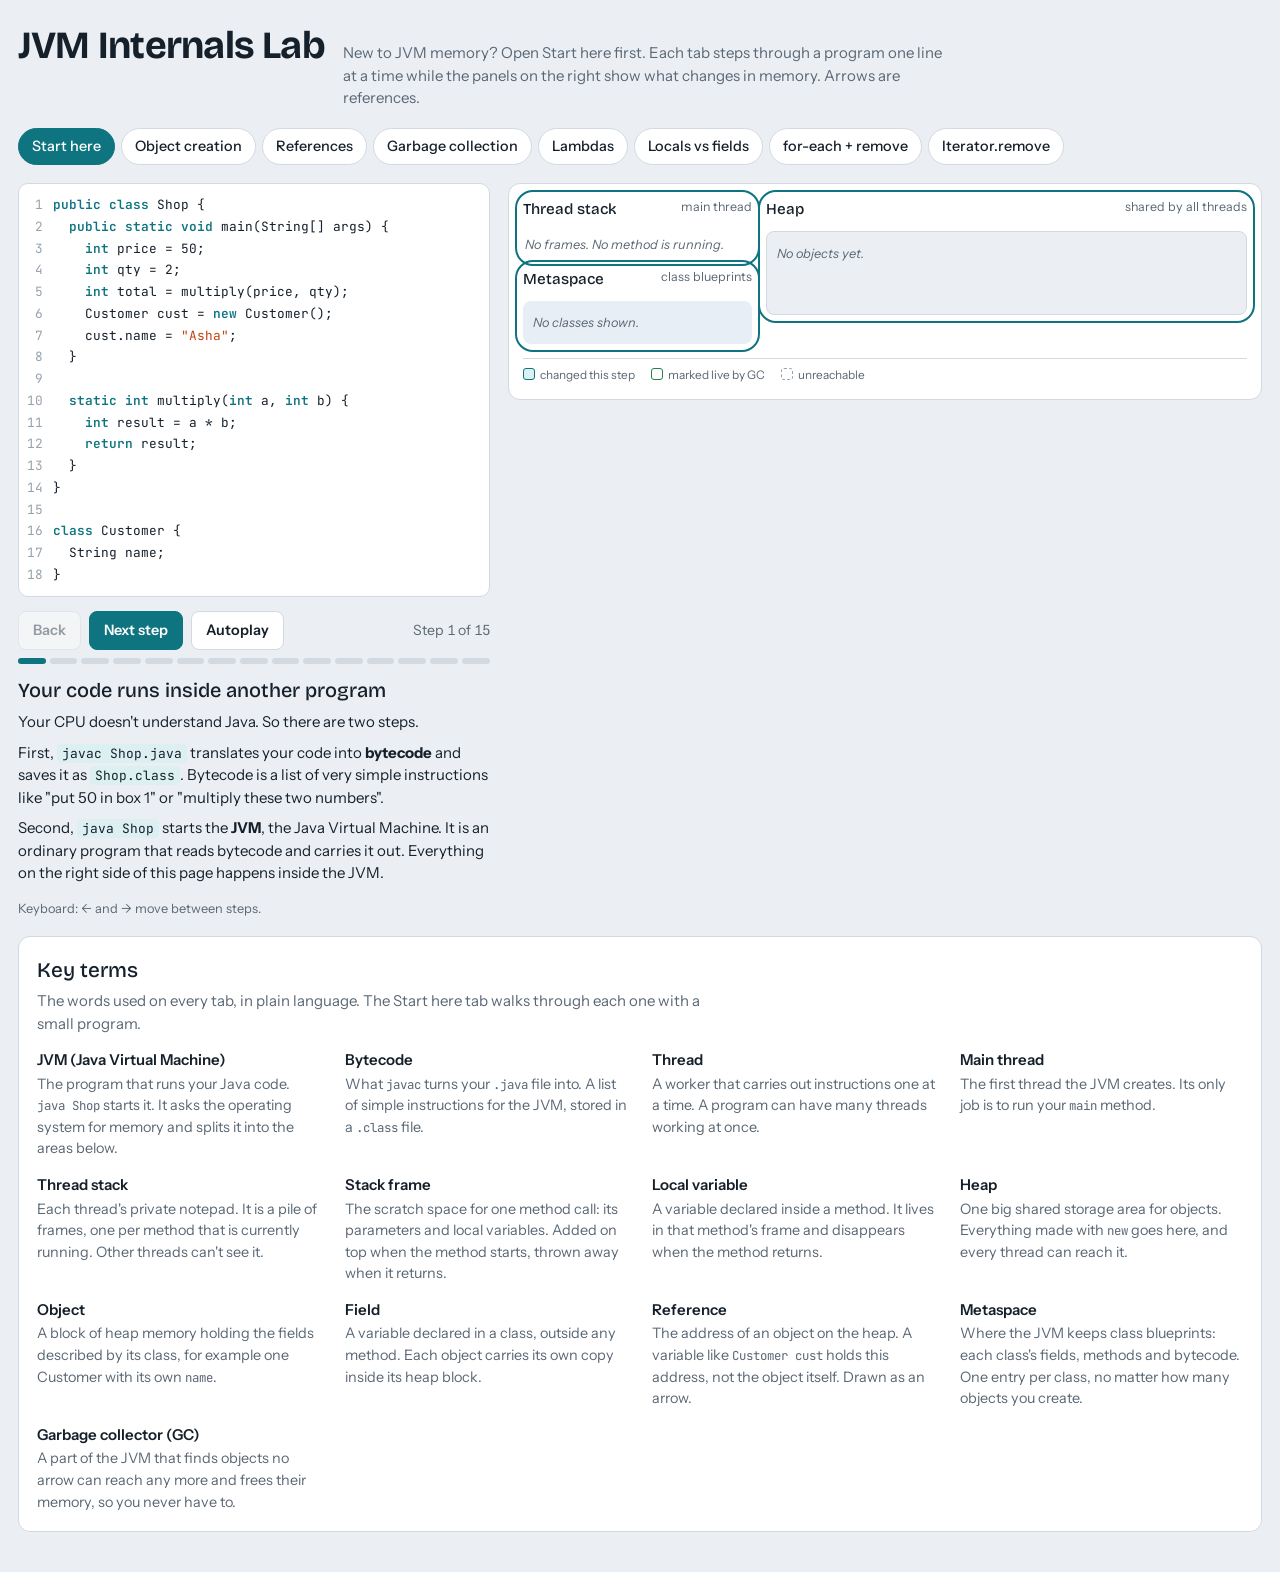
<file: learning-hub/topics/JVM_Internals_Lab.html>
<!doctype html><html><head><meta charset=utf8><meta name=viewport content="width=device-width,initial-scale=1,viewport-fit=cover"><style>:root{color-scheme:light;box-sizing:border-box;padding-top:env(safe-area-inset-top,0px);padding-bottom:env(safe-area-inset-bottom,0px)}html{scroll-padding-top:env(safe-area-inset-top,0px)}body{margin:0;padding:0;font:14px -apple-system,BlinkMacSystemFont,sans-serif;background:#fff;color:#000}img{max-width:100%}[hidden]:not([hidden=until-found i]){display:none!important}</style></head><body>
<title>JVM Internals Lab</title>
<link rel="preconnect" href="https://fonts.googleapis.com">
<link rel="preconnect" href="https://fonts.gstatic.com" crossorigin>
<link rel="stylesheet" href="https://fonts.googleapis.com/css2?family=Bricolage+Grotesque:opsz,wght@12..96,500;12..96,700&family=Instrument+Sans:wght@400;500;600&family=JetBrains+Mono:wght@400;600&display=swap">
<style>
/* Layout: lesson rail on the left (code + narration + controls), live JVM memory board on the right with wires drawn from references to objects. */
:root{
  --bg:#EBEFF3; --panel:#FFFFFF; --ink:#15202B; --muted:#5A6774; --line:#D2D9E0;
  --accent:#0D7480; --accent-soft:#DDF0F1;
  --live:#24804F; --dead:#97A2AD; --warn:#C0420E; --warn-soft:#FBE6DC;
  --eden:#EAF5EC; --surv:#FBF3DF; --old:#EEEAF6; --meta:#E8EEF6;
  --wire:#0D7480; --wire-hot:#C0420E;
  --f-display:"Bricolage Grotesque", "Segoe UI", system-ui, sans-serif;
  --f-body:"Instrument Sans", "Segoe UI", system-ui, sans-serif;
  --f-mono:"JetBrains Mono", ui-monospace, "SFMono-Regular", Menlo, Consolas, monospace;
}
@media (prefers-color-scheme: dark){:root:not([data-theme="light"]){
  --bg:#0F161D; --panel:#17212B; --ink:#E4EAF0; --muted:#93A1AE; --line:#2A3743;
  --accent:#4FC2CC; --accent-soft:#16363B;
  --live:#5BC98A; --dead:#5D6A76; --warn:#FF8A55; --warn-soft:#3A2218;
  --eden:#152A1E; --surv:#2C2614; --old:#231F33; --meta:#18243A;
  --wire:#4FC2CC; --wire-hot:#FF8A55; color-scheme:dark}}
:root[data-theme="dark"]{
  --bg:#0F161D; --panel:#17212B; --ink:#E4EAF0; --muted:#93A1AE; --line:#2A3743;
  --accent:#4FC2CC; --accent-soft:#16363B;
  --live:#5BC98A; --dead:#5D6A76; --warn:#FF8A55; --warn-soft:#3A2218;
  --eden:#152A1E; --surv:#2C2614; --old:#231F33; --meta:#18243A;
  --wire:#4FC2CC; --wire-hot:#FF8A55; color-scheme:dark}

*{box-sizing:border-box}
body{background:var(--bg);color:var(--ink);font-family:var(--f-body);font-size:15px;line-height:1.5;padding-block:24px 40px;padding-inline:18px}
.wrap{max-width:1320px;margin:0 auto;display:flex;flex-direction:column;gap:18px}
header{display:flex;flex-wrap:wrap;align-items:baseline;gap:6px 18px}
h1{font-family:var(--f-display);font-weight:700;font-size:clamp(1.7rem,3.4vw,2.4rem);letter-spacing:-.02em;margin:0;line-height:1.1}
header p{margin:0;color:var(--muted);max-width:60ch}
code,.mono{font-family:var(--f-mono);font-size:.86em}

.tabs{display:flex;flex-wrap:wrap;gap:6px}
.tab{font:inherit;font-size:.9rem;font-weight:500;border:1px solid var(--line);background:var(--panel);color:var(--ink);padding:7px 13px;border-radius:999px;cursor:pointer}
.tab:hover{border-color:var(--accent)}
.tab[aria-selected="true"]{background:var(--accent);border-color:var(--accent);color:var(--panel)}
.tab:focus-visible,button:focus-visible,input:focus-visible{outline:2px solid var(--accent);outline-offset:2px}

.lab{display:grid;grid-template-columns:minmax(0,5fr) minmax(0,8fr);gap:18px;align-items:start}
@media (max-width:980px){.lab{grid-template-columns:minmax(0,1fr)}}

.rail{display:flex;flex-direction:column;gap:14px;min-width:0}
.code{background:var(--panel);border:1px solid var(--line);border-radius:10px;overflow-x:auto;padding-block:10px}
.ln{display:grid;grid-template-columns:2.4em 1fr;font-family:var(--f-mono);font-size:.8rem;line-height:1.7;white-space:pre;padding-right:14px;border-left:3px solid transparent}
.ln .n{color:var(--dead);text-align:right;padding-right:10px;user-select:none}
.ln.cm{color:var(--muted)}
.ln.hl{background:var(--accent-soft);border-left-color:var(--accent)}
.kw{color:var(--accent);font-weight:600}
.str{color:var(--warn)}

.narr{display:flex;flex-direction:column;gap:8px}
.narr h2{font-family:var(--f-display);font-weight:500;font-size:1.25rem;margin:0;line-height:1.25;text-wrap:balance}
.bc{align-self:flex-start;font-family:var(--f-mono);font-size:.76rem;background:var(--ink);color:var(--bg);padding:3px 9px;border-radius:5px;max-width:100%;overflow-x:auto;white-space:pre}
.narr p{margin:0;max-width:62ch}
.narr p code,.narr td code{background:var(--accent-soft);padding:1px 5px;border-radius:4px}
.tw{overflow-x:auto;max-width:100%}
.narr table{border-collapse:collapse;font-size:.85rem;min-width:420px}
.narr th,.narr td{text-align:left;vertical-align:top;padding:5px 10px 5px 0;border-bottom:1px solid var(--line)}
.narr th{font-weight:600;color:var(--muted)}

.ctrl{display:flex;flex-wrap:wrap;align-items:center;gap:8px}
.btn{font:inherit;font-weight:600;font-size:.9rem;border:1px solid var(--line);background:var(--panel);color:var(--ink);padding:8px 14px;border-radius:8px;cursor:pointer}
.btn:hover:not(:disabled){border-color:var(--accent)}
.btn:disabled{opacity:.4;cursor:default}
.btn.primary{background:var(--accent);border-color:var(--accent);color:var(--panel)}
.count{font-variant-numeric:tabular-nums;color:var(--muted);font-size:.88rem;margin-left:auto}
.dots{display:flex;gap:4px;flex-wrap:wrap;width:100%}
.dot{flex:1 1 14px;min-width:10px;height:6px;border-radius:3px;background:var(--line);border:0;padding:0;cursor:pointer}
.dot.done{background:var(--accent);opacity:.45}
.dot.on{background:var(--accent);opacity:1}
.hint{font-size:.8rem;color:var(--muted)}

/* memory board */
.vis{position:relative;background:var(--panel);border:1px solid var(--line);border-radius:12px;padding:14px;display:grid;grid-template-columns:minmax(0,1fr) minmax(0,2.1fr);gap:14px;min-width:0}
@media (max-width:620px){.vis{grid-template-columns:minmax(0,1fr)}}
.wires{position:absolute;inset:0;width:100%;height:100%;pointer-events:none;overflow:visible;z-index:3}
.col{display:flex;flex-direction:column;gap:10px;min-width:0}
.ctitle{font-family:var(--f-display);font-weight:500;font-size:.95rem;margin:0;display:flex;justify-content:space-between;gap:8px}
.ctitle small{font-family:var(--f-body);font-weight:400;color:var(--muted);font-size:.78rem}

.frame{border:1px solid var(--line);border-radius:8px;background:var(--bg);overflow:hidden}
.frame.top{border-color:var(--accent)}
.fh{font-family:var(--f-mono);font-size:.74rem;padding:5px 9px;border-bottom:1px solid var(--line);color:var(--muted)}
.frame.top .fh{color:var(--accent);font-weight:600}
.var{display:flex;justify-content:space-between;align-items:center;gap:8px;padding:4px 9px;font-family:var(--f-mono);font-size:.76rem}
.var+.var{border-top:1px dashed var(--line)}
.var .k{color:var(--muted)}
.ops{padding:4px 9px;font-family:var(--f-mono);font-size:.7rem;color:var(--muted);border-top:1px solid var(--line);display:flex;gap:6px;align-items:center;flex-wrap:wrap}
.empty{font-size:.8rem;color:var(--muted);font-style:italic;padding:4px 2px}
.val{color:var(--ink)}
.ref{display:inline-block;font-family:var(--f-mono);font-size:.72rem;padding:1px 7px;border-radius:4px;background:var(--accent-soft);color:var(--accent);font-weight:600}
.ref.nul{background:transparent;color:var(--dead);font-weight:400}
.chg{animation:flash 1.4s ease-out}
.var.chg,.f.chg,.cell.chg{background:var(--accent-soft)}
@keyframes flash{0%{box-shadow:0 0 0 2px var(--accent)}100%{box-shadow:0 0 0 0 transparent}}

.exc{border:1px solid var(--warn);background:var(--warn-soft);color:var(--warn);border-radius:8px;padding:7px 9px;font-family:var(--f-mono);font-size:.74rem;font-weight:600;word-break:break-word}

.meta{border-radius:8px;background:var(--meta);padding:8px;display:flex;flex-direction:column;gap:6px}
.mi{font-family:var(--f-mono);font-size:.72rem;background:var(--panel);border:1px solid var(--line);border-radius:6px;padding:5px 8px}
.mi b{display:block;font-weight:600;color:var(--ink)}
.mi span{color:var(--muted);white-space:pre-wrap}
.mi.chg{border-color:var(--accent)}

.phase{border-radius:8px;padding:7px 10px;font-weight:600;font-size:.82rem;background:var(--warn-soft);color:var(--warn);border:1px solid var(--warn)}
.heap{display:grid;grid-template-columns:repeat(3,minmax(0,1fr));gap:8px}
.heap.simple{grid-template-columns:minmax(0,1fr)}
@media (max-width:760px){.heap{grid-template-columns:minmax(0,1fr)}}
.region{border-radius:8px;padding:8px;min-height:84px;display:flex;flex-direction:column;gap:6px;border:1px solid var(--line);min-width:0}
.region.eden{background:var(--eden)} .region.s0,.region.s1{background:var(--surv)} .region.old{background:var(--old);grid-column:1/-1} .region.heapall{background:var(--bg)}
.rl{display:flex;justify-content:space-between;gap:6px;font-size:.74rem;font-weight:600;color:var(--muted)}
.rl em{font-style:normal;font-weight:400;font-variant-numeric:tabular-nums}
.bar{height:4px;border-radius:2px;background:var(--line);overflow:hidden}
.bar i{display:block;height:100%;background:var(--muted)}
.objs{display:flex;flex-wrap:wrap;gap:8px;align-items:flex-start}

.obj{background:var(--panel);border:1.5px solid var(--line);border-radius:7px;min-width:118px;max-width:100%;font-family:var(--f-mono);font-size:.72rem;position:relative}
.obj.live{border-color:var(--live);box-shadow:0 0 0 2px color-mix(in srgb,var(--live) 25%,transparent)}
.obj.dead{opacity:.5;border-style:dashed;border-color:var(--dead)}
.obj.dead .oh{text-decoration:line-through}
.oh{display:flex;justify-content:space-between;gap:8px;padding:4px 7px;border-bottom:1px solid var(--line);font-weight:600}
.oh .ad{color:var(--muted);font-weight:400}
.hdr{padding:2px 7px;font-size:.64rem;color:var(--muted);background:var(--bg);border-bottom:1px solid var(--line)}
.f{display:flex;justify-content:space-between;align-items:center;gap:8px;padding:3px 7px}
.f .k{color:var(--muted)}
.cells{display:flex;gap:3px;padding:5px 7px;flex-wrap:wrap}
.cell{min-width:26px;text-align:center;border:1px solid var(--line);border-radius:3px;padding:1px 4px;position:relative}
.cell small{position:absolute;top:-1.25em;left:0;right:0;font-size:.58rem;color:var(--muted)}
.cells.idx{padding-top:16px}
.tag{padding:2px 7px 4px;font-size:.64rem;color:var(--muted);font-family:var(--f-body)}
.badge{position:absolute;top:-8px;right:-6px;font-size:.6rem;background:var(--ink);color:var(--panel);border-radius:999px;padding:0 6px;font-family:var(--f-body);font-weight:600}
.legend{grid-column:1/-1;display:flex;flex-wrap:wrap;gap:4px 16px;font-size:.74rem;color:var(--muted);border-top:1px solid var(--line);padding-top:8px}
.legend span::before{content:"";display:inline-block;width:10px;height:10px;border-radius:3px;margin-right:5px;vertical-align:-1px;border:1.5px solid var(--line)}
.legend .lv::before{border-color:var(--live)} .legend .dd::before{border-style:dashed;border-color:var(--dead)} .legend .cg::before{background:var(--accent-soft);border-color:var(--accent)}

.zone{display:flex;flex-direction:column;gap:10px;border-radius:10px;transition:opacity .35s}
.zone.dim{opacity:.3}
.zone.focus{outline:2px solid var(--accent);outline-offset:6px}
.ram{display:flex;flex-wrap:wrap;gap:3px;font-family:var(--f-mono);font-size:.7rem}
.ram span{border:1px solid var(--line);border-radius:4px;padding:2px 6px;background:var(--panel);color:var(--muted)}
.ram span b{display:block;color:var(--ink);font-weight:600;text-align:center}

.gloss{background:var(--panel);border:1px solid var(--line);border-radius:12px;padding:18px}
.gloss h2{font-family:var(--f-display);font-weight:500;font-size:1.3rem;margin:0 0 4px}
.gloss>p{margin:0 0 14px;color:var(--muted);max-width:70ch}
.gloss dl{margin:0;display:grid;grid-template-columns:repeat(auto-fill,minmax(260px,1fr));gap:14px 24px}
.gloss dl div{min-width:0}
.gloss dt{font-weight:600}
.gloss dd{margin:2px 0 0;color:var(--muted);font-size:.9rem}

@media (prefers-reduced-motion: reduce){.chg{animation:none}.zone{transition:none}}
</style>

<div class="wrap">
  <header>
    <h1>JVM Internals Lab</h1>
    <p>New to JVM memory? Open Start here first. Each tab steps through a program one line at a time while the panels on the right show what changes in memory. Arrows are references.</p>
  </header>

  <nav class="tabs" role="tablist" id="tabs" aria-label="Scenarios"></nav>

  <section class="lab">
    <div class="rail">
      <div class="code" id="code" aria-label="Source code"></div>
      <div class="ctrl">
        <button class="btn" id="prev" type="button">Back</button>
        <button class="btn primary" id="next" type="button">Next step</button>
        <button class="btn" id="play" type="button">Autoplay</button>
        <span class="count" id="count"></span>
        <div class="dots" id="dots"></div>
      </div>
      <div class="narr" id="narr" aria-live="polite"></div>
      <div class="hint">Keyboard: ← and → move between steps.</div>
    </div>
    <div class="vis" id="vis"></div>
  </section>

  <section class="gloss" aria-labelledby="gloss-h">
    <h2 id="gloss-h">Key terms</h2>
    <p>The words used on every tab, in plain language. The Start here tab walks through each one with a small program.</p>
    <dl>
      <div><dt>JVM (Java Virtual Machine)</dt><dd>The program that runs your Java code. <code>java Shop</code> starts it. It asks the operating system for memory and splits it into the areas below.</dd></div>
      <div><dt>Bytecode</dt><dd>What <code>javac</code> turns your <code>.java</code> file into. A list of simple instructions for the JVM, stored in a <code>.class</code> file.</dd></div>
      <div><dt>Thread</dt><dd>A worker that carries out instructions one at a time. A program can have many threads working at once.</dd></div>
      <div><dt>Main thread</dt><dd>The first thread the JVM creates. Its only job is to run your <code>main</code> method.</dd></div>
      <div><dt>Thread stack</dt><dd>Each thread's private notepad. It is a pile of frames, one per method that is currently running. Other threads can't see it.</dd></div>
      <div><dt>Stack frame</dt><dd>The scratch space for one method call: its parameters and local variables. Added on top when the method starts, thrown away when it returns.</dd></div>
      <div><dt>Local variable</dt><dd>A variable declared inside a method. It lives in that method's frame and disappears when the method returns.</dd></div>
      <div><dt>Heap</dt><dd>One big shared storage area for objects. Everything made with <code>new</code> goes here, and every thread can reach it.</dd></div>
      <div><dt>Object</dt><dd>A block of heap memory holding the fields described by its class, for example one Customer with its own <code>name</code>.</dd></div>
      <div><dt>Field</dt><dd>A variable declared in a class, outside any method. Each object carries its own copy inside its heap block.</dd></div>
      <div><dt>Reference</dt><dd>The address of an object on the heap. A variable like <code>Customer cust</code> holds this address, not the object itself. Drawn as an arrow.</dd></div>
      <div><dt>Metaspace</dt><dd>Where the JVM keeps class blueprints: each class's fields, methods and bytecode. One entry per class, no matter how many objects you create.</dd></div>
      <div><dt>Garbage collector (GC)</dt><dd>A part of the JVM that finds objects no arrow can reach any more and frees their memory, so you never have to.</dd></div>
    </dl>
  </section>
</div>

<script>
(() => {
/* ---------- helpers that mutate a state ---------- */
const V = x => ({v: String(x)}), R = id => ({ref: id}), NUL = {ref: null};
const topF = s => s.stack[s.stack.length - 1];
function push(s, name){ s.stack.push({name, vars: [], ops: []}); }
function pop(s){ s.stack.pop(); }
function setv(s, n, val){ const f = topF(s); let x = f.vars.find(q => q.n === n);
  if(!x){ x = {n}; f.vars.push(x); } delete x.v; delete x.ref; Object.assign(x, val); }
function unsetv(s, n){ const f = topF(s); f.vars = f.vars.filter(q => q.n !== n); }
function ops(s, list){ topF(s).ops = list; }
function alloc(s, o){ s.heap.push(Object.assign({fields: [], gen: 'eden', age: 0}, o)); }
const ob = (s, id) => s.heap.find(o => o.id === id);
function setf(s, id, n, val){ const o = ob(s, id); let x = o.fields.find(q => q.n === n);
  if(!x){ x = {n}; o.fields.push(x); } delete x.v; delete x.ref; Object.assign(x, val); }
function free(s, ids){ s.heap = s.heap.filter(o => !ids.includes(o.id)); }
function mark(s, ids, m){ ids.forEach(id => { const o = ob(s, id); if(o) o.mark = m; }); }
function clearMarks(s){ s.heap.forEach(o => delete o.mark); }
function meta(s, item){ s.meta.push(item); }

/* ---------- scenarios ---------- */
const ALL = ['stack', 'heap', 'meta'];
const SCENARIOS = [
{
  id: 'basics', label: 'Start here', heap: 'simple',
  code: [
    'public class Shop {',
    '  public static void main(String[] args) {',
    '    int price = 50;',
    '    int qty = 2;',
    '    int total = multiply(price, qty);',
    '    Customer cust = new Customer();',
    '    cust.name = "Asha";',
    '  }',
    '',
    '  static int multiply(int a, int b) {',
    '    int result = a * b;',
    '    return result;',
    '  }',
    '}',
    '',
    'class Customer {',
    '  String name;',
    '}'
  ],
  steps: [
    { line: -1, focus: ALL, title: 'Your code runs inside another program',
      text: `<p>Your CPU doesn't understand Java. So there are two steps.</p><p>First, <code>javac Shop.java</code> translates your code into <b>bytecode</b> and saves it as <code>Shop.class</code>. Bytecode is a list of very simple instructions like "put 50 in box 1" or "multiply these two numbers".</p><p>Second, <code>java Shop</code> starts the <b>JVM</b>, the Java Virtual Machine. It is an ordinary program that reads bytecode and carries it out. Everything on the right side of this page happens inside the JVM.</p>`,
      do: s => {} },
    { line: -1, focus: ALL, title: 'Memory is a long row of numbered boxes',
      text: `<p>Your computer's RAM is one huge row of boxes. Each box holds one byte and has a number, called its <b>address</b>:</p>
      <div class="ram"><span>1000<b>0</b></span><span>1001<b>0</b></span><span>1002<b>50</b></span><span>1003<b>0</b></span><span>1004<b>2</b></span><span>1005<b>0</b></span><span>1006<b>0</b></span><span>…</span></div>
      <p>That's all memory is. The JVM asks the operating system for a large share of these boxes and divides it into areas, each with its own job. The three that matter most are the panels on the right: the <b>thread stack</b>, the <b>heap</b> and <b>metaspace</b>. They are all empty right now.</p>`,
      do: s => {} },
    { line: [0, 15], focus: ['meta'], title: 'Metaspace: the shelf of blueprints',
      text: `<p>Before it can run anything, the JVM reads <code>Shop.class</code> and stores what it learns in <b>metaspace</b>: the class name, its methods and their bytecode.</p><p>Think of a class as a <b>blueprint</b> for a house. The blueprint isn't a house. It just describes one. Metaspace holds exactly one copy of each blueprint, however many objects you later build from it.</p><p>The <code>Customer</code> class isn't loaded yet. The JVM loads classes lazily, the first time your code needs one.</p>`,
      do: s => meta(s, {name: 'Shop', d: 'methods: main, multiply'}) },
    { line: 1, focus: ['stack'], title: 'A thread is a worker; main is the first one',
      text: `<p>Something has to actually follow the instructions. That something is a <b>thread</b>: a worker that executes one instruction after another.</p><p>The JVM creates a first thread called <b>main</b>, and gives it one job: run your <code>main</code> method. (The JVM also starts background threads of its own, such as the garbage collector. You never see them here.)</p><p>Every thread gets its own private <b>stack</b>, the left panel. It is the worker's notepad for "what am I doing right now". Other threads can never read it.</p>`,
      do: s => {} },
    { line: 1, focus: ['stack'], title: 'Calling a method adds a stack frame',
      text: `<p>When the main thread starts <code>main</code>, it puts a fresh <b>stack frame</b> on its stack. A frame is the scratch space for one method call. It holds that call's parameters and local variables.</p><p>Picture a stack of plates. Calling a method puts a new plate on top. Returning from a method takes the top plate off. The thread always works on the <b>top plate only</b>.</p><p>main also has a parameter, <code>args</code>. It's hidden here to keep things simple.</p>`,
      do: s => push(s, 'main()') },
    { line: 2, focus: ['stack'], title: 'A local variable is a box in the frame',
      text: `<p><code>int price = 50</code> reserves a small box inside main's frame and puts 50 in it.</p><p><code>int</code> is a <b>primitive</b> type, like <code>double</code>, <code>boolean</code> and <code>char</code>. For primitives the box holds the value itself. There is no arrow and nothing on the heap.</p>`,
      do: s => setv(s, 'price', V(50)) },
    { line: 3, focus: ['stack'], title: 'Another local, another box',
      text: `<p>Same thing for <code>qty</code>. The highlighted row shows what changed in each step.</p>`,
      do: s => setv(s, 'qty', V(2)) },
    { line: [4, 9], focus: ['stack'], title: 'Calling multiply puts a new frame on top',
      text: `<p>main calls <code>multiply(price, qty)</code>. A <b>new frame</b> goes on top of the stack, and main's frame waits underneath, paused in the middle of line 5.</p><p>The parameters <code>a</code> and <code>b</code> are new boxes in the new frame. They get <b>copies</b> of 50 and 2. If multiply changed <code>a</code>, main's <code>price</code> would stay 50.</p>`,
      do: s => { push(s, 'multiply(int a, int b)'); setv(s, 'a', V(50)); setv(s, 'b', V(2)); } },
    { line: 10, focus: ['stack'], title: 'Each frame has its own locals',
      text: `<p><code>result</code> is a local of multiply, so it lives in multiply's frame. main can't see it, and multiply can't see <code>price</code> or <code>qty</code>. Each method only sees the boxes in its own frame.</p>`,
      do: s => setv(s, 'result', V(100)) },
    { line: [11, 4], focus: ['stack'], title: 'Returning removes the frame',
      text: `<p><code>return result</code> hands the value 100 back to the caller. Then multiply's frame is <b>thrown away</b>, and <code>a</code>, <code>b</code> and <code>result</code> are gone for good.</p><p>main is back on top and stores 100 in <code>total</code>. This is why the stack is so fast: adding and removing a frame is just moving a marker up or down. Nothing needs cleaning.</p>`,
      do: s => { pop(s); setv(s, 'total', V(100)); } },
    { line: [5, 15, 16], focus: ['heap', 'meta'], title: 'new creates an object on the heap',
      text: `<p><code>new Customer()</code> needs the Customer blueprint, so the JVM loads it into metaspace now. Then it builds an <b>object</b> from it on the <b>heap</b>.</p><p>Why not put the object in the frame? Because frames vanish when a method returns, and objects often need to live longer. They may also be large, or shared between methods and threads. The heap is one big shared storage area that every thread can reach.</p><p>Fields start with a default value. <code>name</code> is <code>null</code>, meaning "points at nothing yet".</p>`,
      do: s => { meta(s, {name: 'Customer', d: 'fields: String name'}); alloc(s, {id: 'cu', type: 'Customer', addr: '@2048', fields: [{n: 'name', ref: null}]}); } },
    { line: 5, focus: ['stack', 'heap'], title: 'A reference is the object\'s address',
      text: `<p><code>cust</code> is a local variable, so its box is in main's frame. But the object doesn't fit in that box, so the box holds the object's <b>address</b> on the heap instead (here, @2048). That address is called a <b>reference</b>, and it's drawn as an arrow.</p><p>It's like writing a friend's home address on a note. The note isn't the house, but it tells you how to get there.</p>`,
      do: s => setv(s, 'cust', R('cu')) },
    { line: 6, focus: ['stack', 'heap'], title: 'cust.name follows the arrow',
      text: `<p>The dot means "follow the arrow". The JVM reads the address in <code>cust</code>, goes to that object on the heap, and sets its <code>name</code> field.</p><p>A field lives inside the object, on the heap. A local lives in a frame, on the stack. That is the main difference between them.</p><p>Strictly speaking, <code>"Asha"</code> is itself a String object with its own arrow. It's shown inline here to keep the picture simple.</p>`,
      do: s => setf(s, 'cu', 'name', V('"Asha"')) },
    { line: 7, focus: ['stack', 'heap'], title: 'main ends, and the object is left behind',
      text: `<p>main returns, so its frame is thrown away, and with it the only arrow to the Customer. The stack is empty.</p><p>The object is still on the heap, but nothing points at it any more, so no code can ever use it again. The <b>garbage collector</b> will notice that at some point and free its memory. You never free memory yourself in Java.</p><p>When the main thread finishes (and no other non-background threads are running), the JVM shuts down.</p>`,
      do: s => { pop(s); mark(s, ['cu'], 'dead'); } },
    { line: -1, focus: ALL, title: 'Summary: the three areas',
      text: `<div class="tw"><table>
        <tr><th></th><th>Thread stack</th><th>Heap</th><th>Metaspace</th></tr>
        <tr><td>Holds</td><td>Frames: parameters and local variables</td><td>Objects and their fields</td><td>Class blueprints</td></tr>
        <tr><td>Belongs to</td><td>One thread each</td><td>Shared by all threads</td><td>Shared by all threads</td></tr>
        <tr><td>Created when</td><td>A method is called</td><td><code>new</code> runs</td><td>A class is first used</td></tr>
        <tr><td>Removed when</td><td>The method returns</td><td>GC finds it unreachable</td><td>Rarely, when its class loader goes away</td></tr>
        <tr><td>Think of it as</td><td>A pile of plates</td><td>A shared warehouse</td><td>A shelf of blueprints</td></tr>
      </table></div>
      <p>Now try the <b>Object creation</b> and <b>References</b> tabs. They show the same three areas with a little more detail, such as object headers and bytecode.</p>`,
      do: s => {} }
  ]
},
{
  id: 'objects', label: 'Object creation', heap: 'gen',
  caps: {eden: 4, s0: 3, s1: 3, old: 4},
  code: [
    'class Car {',
    '  String model;',
    '  int year;',
    '}',
    '',
    'public static void main(String[] args) {',
    '  Car c = new Car();',
    '  c.model = "Tesla";',
    '  c.year = 2024;',
    '}'
  ],
  steps: [
    { line: 5, bc: 'invokestatic Main.main', title: 'The main thread gets a stack and its first frame',
      text: `<p>Every thread owns a private <b>stack</b>. Each method call pushes a <b>frame</b> holding a local-variable array and an operand stack. <code>main</code> gets slot 0 for <code>args</code>, a reference to a <code>String[]</code> that lives on the heap.</p><p>The <code>Main</code> class itself was already loaded into <b>metaspace</b>, the native-memory area that holds class metadata (it replaced PermGen in Java 8).</p>`,
      do: s => { meta(s, {name: 'Main', d: 'methods: main(String[])'}); push(s, 'main(String[] args)');
        alloc(s, {id: 'args', type: 'String[0]', addr: '@7a81', cells: []}); setv(s, 'args', R('args')); } },
    { line: 6, bc: 'new #7  // class Car', title: 'First use of Car triggers class loading',
      text: `<p>The <code>new</code> bytecode names a class. Car isn't loaded yet, so the class loader runs three phases: <b>load</b> the bytes of <code>Car.class</code>, <b>link</b> them (verify the bytecode, prepare static fields, resolve symbols) and <b>initialize</b> (run static initializers).</p><p>The result is a Klass structure in metaspace. It records the field layout, so the JVM now knows exactly how many bytes a Car needs.</p>`,
      do: s => meta(s, {name: 'Car', d: 'layout: header 12B\n  model  @12 (4B ref)\n  year   @16 (4B int)\nsize: 24B (padded to 8)'}) },
    { line: 6, bc: 'new #7  // allocate', title: 'Memory is carved out of Eden with a pointer bump',
      text: `<p>Each thread has a <b>TLAB</b> (thread-local allocation buffer) inside Eden. Allocating is just moving a pointer forward by 24 bytes, with no lock. That is why <code>new</code> is cheap.</p><p>The memory is then <b>zeroed</b>, which is why fields start as <code>null</code> and <code>0</code> while local variables have no default. The JVM writes the object header: a <b>mark word</b> (hash code, lock state, GC age) and a <b>klass pointer</b> back to the Car metadata.</p>`,
      do: s => { alloc(s, {id: 'c1', type: 'Car', addr: '@4e25', hdr: 'mark word · klass → Car', fields: [{n: 'model', ref: null}, {n: 'year', v: '0'}]});
        ops(s, [{ref: 'c1'}]); } },
    { line: 6, bc: 'dup\ninvokespecial Car.<init>()V', title: 'The constructor runs on the new object',
      text: `<p><code>new</code> left the reference on the <b>operand stack</b>. <code>dup</code> copies it, and <code>invokespecial</code> calls <code>&lt;init&gt;</code>, the compiled constructor. It first calls <code>Object.&lt;init&gt;</code>, then runs field initializers and your constructor body.</p><p>Car has none, so the fields keep their zeroed defaults.</p>`,
      do: s => ops(s, [{ref: 'c1'}, {ref: 'c1'}]) },
    { line: 6, bc: 'astore_1', title: 'The reference lands in local variable c',
      text: `<p><code>astore_1</code> pops the reference into slot 1, which is <code>c</code>. The variable does not hold the object. It holds the object's address (a compressed 4-byte pointer on most 64-bit JVMs).</p>`,
      do: s => { ops(s, []); setv(s, 'c', R('c1')); } },
    { line: 7, bc: 'aload_1\nldc "Tesla"\nputfield Car.model', title: 'A string literal is resolved, then stored by reference',
      text: `<p><code>ldc</code> loads the literal. String literals are <b>interned</b>: the JVM checks its string table and reuses one shared String object per distinct literal. The String keeps its characters in a separate <code>byte[]</code> (compact strings, Java 9+).</p><p><code>putfield</code> writes a reference into <code>model</code>, so Car now points at the String.</p>`,
      do: s => { alloc(s, {id: 'str', type: 'String', addr: '@1d81', tag: 'interned literal', fields: [{n: 'value', ref: 'bytes'}, {n: 'coder', v: 'LATIN1'}, {n: 'hash', v: '0'}]});
        alloc(s, {id: 'bytes', type: 'byte[5]', addr: '@6f2b', cells: ['T','e','s','l','a'].map(V)});
        setf(s, 'c1', 'model', R('str')); } },
    { line: 8, bc: 'aload_1\nsipush 2024\nputfield Car.year', title: 'Primitives are stored inline',
      text: `<p><code>year</code> is an <code>int</code>, so 2024 is written straight into the object's own 4 bytes. No extra object, no arrow. Only reference-typed fields point elsewhere.</p>`,
      do: s => setf(s, 'c1', 'year', V(2024)) },
    { line: 9, bc: 'return', title: 'main returns and its frame is popped',
      text: `<p>The frame disappears instantly, and with it the only reference to the Car. Every object is now <b>unreachable</b>.</p><p>Nothing is freed yet. Garbage is only discovered at the next GC, and in Eden dead objects cost nothing to reclaim because the collector copies out the live ones and resets the whole space. See the <b>Garbage collection</b> tab.</p>`,
      do: s => { pop(s); mark(s, ['args', 'c1', 'str', 'bytes'], 'dead'); } }
  ]
},
{
  id: 'references', label: 'References', heap: 'simple',
  code: [
    'public static void main(String[] args) {',
    '  Car a = new Car("BMW");',
    '  Car b = a;',
    '  b.model = "Audi";',
    '  b = new Car("VW");',
    '  rename(a);',
    '  a = null;',
    '}',
    '',
    'static void rename(Car x) {',
    '  x.model = "Kia";',
    '  x = new Car("Fiat");',
    '}'
  ],
  steps: [
    { line: 1, bc: 'new Car; dup; ldc "BMW"; invokespecial; astore_1', title: 'One object, one reference',
      text: `<p><code>a</code> is a slot in main's frame holding the address of a Car on the heap. Strings are shown inline here so the arrows stay readable.</p>`,
      do: s => { push(s, 'main(String[] args)'); alloc(s, {id: 'c1', type: 'Car', addr: '@5e91', fields: [{n: 'model', v: '"BMW"'}]}); setv(s, 'a', R('c1')); } },
    { line: 2, bc: 'aload_1; astore_2', title: 'Assignment copies the reference, not the object',
      text: `<p><code>b = a</code> copies the 4-byte address. There is still exactly one Car, now with two arrows pointing at it. <code>a == b</code> is <code>true</code> because <code>==</code> compares addresses.</p>`,
      do: s => setv(s, 'b', R('c1')) },
    { line: 3, bc: 'aload_2; ldc "Audi"; putfield model', title: 'Mutating through b changes what a sees',
      text: `<p>Both variables lead to the same memory, so <code>a.model</code> is now <code>"Audi"</code> too. This aliasing is the source of many "who changed my object?" bugs.</p>`,
      do: s => setf(s, 'c1', 'model', V('"Audi"')) },
    { line: 4, bc: 'new Car; ...; astore_2', title: 'Reassigning b only moves b\'s arrow',
      text: `<p>A new Car is allocated and <code>b</code> gets its address. <code>a</code> is untouched and still points at the first Car.</p>`,
      do: s => { alloc(s, {id: 'c2', type: 'Car', addr: '@3b07', fields: [{n: 'model', v: '"VW"'}]}); setv(s, 'b', R('c2')); } },
    { line: [5, 9], bc: 'aload_1; invokestatic rename(Car)', title: 'Calling a method copies the reference again',
      text: `<p>Java is always <b>pass-by-value</b>. For objects the value is the reference. A new frame is pushed and its parameter <code>x</code> gets a copy of <code>a</code>'s address.</p>`,
      do: s => { push(s, 'rename(Car x)'); setv(s, 'x', R('c1')); } },
    { line: 10, bc: 'aload_0; ldc "Kia"; putfield model', title: 'The callee can mutate the shared object',
      text: `<p><code>x</code> and <code>a</code> point at the same Car, so the caller will see <code>"Kia"</code> after the call returns.</p>`,
      do: s => setf(s, 'c1', 'model', V('"Kia"')) },
    { line: 11, bc: 'new Car; ...; astore_0', title: 'The callee cannot redirect the caller\'s variable',
      text: `<p>Assigning to <code>x</code> only overwrites the callee's own copy. <code>a</code> in main still points at the Kia. This is why a method can't "swap" two caller variables in Java.</p>`,
      do: s => { alloc(s, {id: 'c3', type: 'Car', addr: '@2c66', fields: [{n: 'model', v: '"Fiat"'}]}); setv(s, 'x', R('c3')); } },
    { line: 12, bc: 'return', title: 'rename returns and the Fiat is orphaned',
      text: `<p>The frame is popped, so the only reference to the Fiat is gone. It is now garbage, waiting for the next GC.</p>`,
      do: s => { pop(s); mark(s, ['c3'], 'dead'); } },
    { line: 6, bc: 'aconst_null; astore_1', title: 'Setting a to null drops the last strong reference',
      text: `<p>No root reaches the Kia any more, so it is eligible for collection. GC decides by <b>reachability from roots</b> (stack slots, static fields, JNI handles), not by reference counting, so cycles of objects pointing at each other are collected too.</p><p>Everything here is a <b>strong</b> reference. Java also has <code>SoftReference</code> (cleared under memory pressure, handy for caches), <code>WeakReference</code> (cleared at the next GC, used by <code>WeakHashMap</code>) and <code>PhantomReference</code> (cleanup notification after death).</p>`,
      do: s => { setv(s, 'a', NUL); mark(s, ['c1'], 'dead'); } },
    { line: 7, bc: 'return', title: 'main returns',
      text: `<p>The last frame goes away and the VW is unreachable as well. All three Cars are garbage.</p>`,
      do: s => { pop(s); mark(s, ['c2'], 'dead'); } }
  ]
},
{
  id: 'gc', label: 'Garbage collection', heap: 'gen',
  caps: {eden: 4, s0: 3, s1: 3, old: 4},
  code: [
    'List<Order> cache = new ArrayList<>();',
    'for (int i = 0; i < 8; i++) {',
    '  Order tmp = new Order(i);',
    '  if (i % 3 == 0) cache.add(tmp);',
    '}',
    'cache = null;      // drop the cache',
    'System.gc();       // a hint → Full GC'
  ],
  steps: [
    { line: 0, title: 'A generational heap',
      text: `<p>HotSpot splits the heap by age because <b>most objects die young</b> (the weak generational hypothesis). New objects go to <b>Eden</b>. Two <b>survivor</b> spaces take turns holding objects that outlived a collection. Objects that keep surviving are promoted to the <b>Old</b> generation.</p><p>The space sizes are tiny here so collections happen quickly. The list is long-lived and every Order is short-lived unless the cache keeps it.</p>`,
      do: s => { push(s, 'main'); alloc(s, {id: 'L', type: 'ArrayList', addr: '@11a0', cells: []}); setv(s, 'cache', R('L')); } },
    { line: [1, 2, 3], title: 'i = 0: allocate and cache',
      text: `<p><code>Order(0)</code> lands in Eden. Since <code>0 % 3 == 0</code> the list stores a reference to it, so it stays reachable after <code>tmp</code> moves on.</p>`,
      do: s => { setv(s, 'i', V(0)); alloc(s, {id: 'o0', type: 'Order', addr: '@2f00', fields: [{n: 'id', v: '0'}]}); setv(s, 'tmp', R('o0')); ob(s, 'L').cells.push(R('o0')); } },
    { line: [1, 2], title: 'i = 1: allocate, not cached',
      text: `<p>Only <code>tmp</code> points at Order(1).</p>`,
      do: s => { setv(s, 'i', V(1)); alloc(s, {id: 'o1', type: 'Order', addr: '@2f18', fields: [{n: 'id', v: '1'}]}); setv(s, 'tmp', R('o1')); } },
    { line: [1, 2], title: 'i = 2: Order(1) silently becomes garbage',
      text: `<p><code>tmp</code> now points at Order(2), so nothing reaches Order(1). The JVM doesn't notice: there is no reference counting and no immediate free. Eden is now full.</p>`,
      do: s => { setv(s, 'i', V(2)); alloc(s, {id: 'o2', type: 'Order', addr: '@2f30', fields: [{n: 'id', v: '2'}]}); setv(s, 'tmp', R('o2')); } },
    { line: 2, title: 'i = 3: allocation fails, Minor GC starts',
      text: `<p>There is no room in Eden for Order(3), so the JVM triggers a <b>Minor GC</b>. Application threads are paused at a <b>safepoint</b> (stop-the-world). Minor collections are usually a few milliseconds because they only look at the young generation.</p>`,
      do: s => { setv(s, 'i', V(3)); s.phase = 'Minor GC #1 · stop-the-world'; } },
    { line: 2, title: 'Mark: trace from GC roots',
      text: `<p>The collector starts from <b>roots</b> (stack slots like <code>cache</code> and <code>tmp</code>, static fields, JNI handles) and follows every reference. Reached: the list, Order(0) through the list, Order(2) through <code>tmp</code>.</p><p>Order(1) is never reached, so it is garbage. References from Old into Young are found via a <b>card table</b>, so the Old generation doesn't have to be scanned.</p>`,
      do: s => { s.phase = 'Minor GC #1 · marking from roots'; mark(s, ['L', 'o0', 'o2'], 'live'); mark(s, ['o1'], 'dead'); } },
    { line: 2, title: 'Copy survivors, then wipe Eden',
      text: `<p>Live objects are <b>copied</b> into survivor space S0 and their age goes to 1. References are updated to the new addresses. Eden is then reset in one move, which is why dead objects cost nothing: the collector never touches them.</p><p>Copying also <b>compacts</b>, so there's no fragmentation in the young generation.</p>`,
      do: s => { free(s, ['o1']); s.heap.forEach(o => { if(o.gen === 'eden'){ o.gen = 's0'; o.age = 1; } }); clearMarks(s); s.phase = null; } },
    { line: [2, 3], title: 'i = 3: allocation succeeds in fresh Eden',
      text: `<p>Order(3) is allocated and cached. Note that the list itself lives in S0 now, pointing into Eden.</p>`,
      do: s => { alloc(s, {id: 'o3', type: 'Order', addr: '@3a00', fields: [{n: 'id', v: '3'}]}); setv(s, 'tmp', R('o3')); ob(s, 'L').cells.push(R('o3')); } },
    { line: [1, 2], title: 'i = 4 and 5: more short-lived objects',
      text: `<p>Order(4) is garbage as soon as <code>tmp</code> moves to Order(5). Order(2) in S0 is also garbage now, since <code>tmp</code> no longer points at it.</p>`,
      do: s => { alloc(s, {id: 'o4', type: 'Order', addr: '@3a18', fields: [{n: 'id', v: '4'}]});
        alloc(s, {id: 'o5', type: 'Order', addr: '@3a30', fields: [{n: 'id', v: '5'}]}); setv(s, 'i', V(5)); setv(s, 'tmp', R('o5')); } },
    { line: [1, 2, 3], title: 'i = 6: cached, Eden full again',
      text: `<p>Order(6) is added to the cache. Eden is at capacity again.</p>`,
      do: s => { setv(s, 'i', V(6)); alloc(s, {id: 'o6', type: 'Order', addr: '@3a48', fields: [{n: 'id', v: '6'}]}); setv(s, 'tmp', R('o6')); ob(s, 'L').cells.push(R('o6')); } },
    { line: 2, title: 'i = 7: Minor GC #2, mark',
      text: `<p>Allocation fails again. This time the collector scans Eden <b>and</b> the occupied survivor space S0. Live: the list, Order(0), Order(3), Order(6). Dead: Order(2), Order(4), Order(5).</p>`,
      do: s => { setv(s, 'i', V(7)); s.phase = 'Minor GC #2 · marking'; mark(s, ['L', 'o0', 'o3', 'o6'], 'live'); mark(s, ['o2', 'o4', 'o5'], 'dead'); } },
    { line: 2, title: 'Copy to S1, promote old survivors',
      text: `<p>Survivor spaces swap roles: live objects from Eden and S0 are copied into S1, and S0 and Eden are both wiped.</p><p>The list and Order(0) have now survived two collections. In this demo the tenuring threshold is 2, so they are <b>promoted</b> to the Old generation. HotSpot's default maximum is 15 and adapts at runtime (<code>-XX:MaxTenuringThreshold</code>).</p>`,
      do: s => { free(s, ['o2', 'o4', 'o5']); s.heap.forEach(o => {
          if(o.gen === 's0'){ o.gen = 'old'; o.age = 2; } else if(o.gen === 'eden'){ o.gen = 's1'; o.age = 1; } });
        clearMarks(s); s.phase = null; } },
    { line: [1, 2], title: 'i = 7: allocate the last Order',
      text: `<p>Order(7) goes into the now-empty Eden. The loop ends after this iteration.</p>`,
      do: s => { alloc(s, {id: 'o7', type: 'Order', addr: '@4b00', fields: [{n: 'id', v: '7'}]}); setv(s, 'tmp', R('o7')); } },
    { line: [4, 5], title: 'Drop the cache',
      text: `<p><code>i</code> and <code>tmp</code> go out of scope, and <code>cache = null</code> cuts the last root. Every object in the heap is now unreachable, including the two in Old. A Minor GC would never clean those up, because it doesn't collect Old.</p>`,
      do: s => { unsetv(s, 'i'); unsetv(s, 'tmp'); setv(s, 'cache', NUL); } },
    { line: 6, title: 'Full GC: mark the whole heap',
      text: `<p><code>System.gc()</code> is only a request, which the JVM may ignore (<code>-XX:+DisableExplicitGC</code>). In practice a <b>Full GC</b> usually happens when Old fills up. It marks across young <b>and</b> old, which is why its pauses are much longer.</p><p>Nothing is reachable, so every object is dead.</p>`,
      do: s => { s.phase = 'Full GC · marking young + old'; mark(s, s.heap.map(o => o.id), 'dead'); } },
    { line: 6, title: 'Sweep and compact',
      text: `<p>Dead objects are reclaimed and surviving ones (none here) are slid together to remove fragmentation. That's the classic <b>mark-sweep-compact</b> for the Old generation.</p><p>Modern collectors refine this. <b>G1</b> (the default since Java 9) cuts the heap into many equal regions, each tagged Eden, Survivor or Old, and collects the regions with the most garbage first to meet a pause target. <b>ZGC</b> and <b>Shenandoah</b> mark and move objects concurrently with your code, keeping pauses under a millisecond.</p>`,
      do: s => { free(s, s.heap.map(o => o.id)); s.phase = null; } }
  ]
},
{
  id: 'lambda', label: 'Lambdas', heap: 'simple',
  code: [
    'public class Main {',
    '  public static void main(String[] args) {',
    '    int base = 10;',
    '    Function<Integer,Integer> add = x -> x + base;',
    '    int r = add.apply(5);',
    '  }',
    '}',
    '',
    '// what javac really generates:',
    'private static Integer lambda$main$0(int base, Integer x) {',
    '  return x + base;',
    '}'
  ],
  steps: [
    { line: [9, 10, 11], title: 'Compile time: the body becomes a private method',
      text: `<p>Unlike an anonymous inner class, a lambda does <b>not</b> get its own <code>Main$1.class</code> file. javac moves the body into a private static synthetic method in the same class, <code>lambda$main$0</code>. Captured variables become its leading parameters.</p><p>At the call site javac emits a single <code>invokedynamic</code> instruction plus a BootstrapMethods entry pointing at <code>LambdaMetafactory.metafactory</code>.</p>`,
      do: s => meta(s, {name: 'Main', d: 'main(String[])\nlambda$main$0(int, Integer)\nBootstrapMethods:\n  LambdaMetafactory.metafactory'}) },
    { line: 2, bc: 'bipush 10\nistore_1', title: 'base is a plain int in the frame',
      text: `<p>A primitive local stored directly in slot 1. No heap involvement.</p>`,
      do: s => { push(s, 'main(String[] args)'); setv(s, 'base', V(10)); } },
    { line: 3, bc: 'iload_1\ninvokedynamic #0:apply(I)Ljava/util/function/Function;', title: 'First execution: the call site is unlinked',
      text: `<p>An <code>invokedynamic</code> site starts out with no target. The first time it executes, the JVM calls its <b>bootstrap method</b>, <code>LambdaMetafactory.metafactory</code>, passing the interface (<code>Function</code>), the method name (<code>apply</code>) and a method handle to <code>lambda$main$0</code>.</p>`,
      do: s => ops(s, [{v: '10'}]) },
    { line: 3, title: 'The metafactory spins a hidden class',
      text: `<p>At runtime it generates a small class that implements <code>Function</code>. It has one field per captured value and an <code>apply</code> that forwards to <code>lambda$main$0</code>. Since Java 15 it is a <b>hidden class</b>: it can't be found by name or loaded by anyone else.</p><p>The call site is then linked permanently, so later executions skip all of this and go straight to the factory.</p>`,
      do: s => meta(s, {name: 'Main$$Lambda/0x0000…', d: 'hidden class implements Function\n  final int arg$1\n  apply(Object) → lambda$main$0(arg$1, x)'}) },
    { line: 3, bc: 'astore_2', title: 'A lambda object captures a copy of base',
      text: `<p>The factory returns an instance with <code>arg$1 = 10</code>. The value is <b>copied</b> into the object. That's why captured locals must be <b>effectively final</b>: if you could change <code>base</code> later, the copy would silently be stale.</p><p>A lambda that captures nothing gets a single cached instance that every evaluation reuses.</p>`,
      do: s => { ops(s, []); alloc(s, {id: 'lam', type: 'Main$$Lambda', addr: '@6e8c', fields: [{n: 'arg$1', v: '10'}]}); setv(s, 'add', R('lam')); } },
    { line: 4, bc: 'aload_2\niconst_5\ninvokestatic Integer.valueOf\ninvokeinterface Function.apply', title: 'apply(5): autoboxing, then an interface call',
      text: `<p><code>Function</code> works on objects, so <code>5</code> is boxed with <code>Integer.valueOf(5)</code>. Values from -128 to 127 come from the shared <b>IntegerCache</b>, so no new object is made.</p><p>The interface call dispatches to the hidden class's <code>apply</code>, which gets its own frame.</p>`,
      do: s => { alloc(s, {id: 'i5', type: 'Integer', addr: '@1c20', tag: 'IntegerCache', fields: [{n: 'value', v: '5'}]});
        push(s, 'Main$$Lambda.apply(Object x)'); setv(s, 'this', R('lam')); setv(s, 'x', R('i5')); } },
    { line: [9, 10], bc: 'getfield arg$1\ninvokestatic lambda$main$0', title: 'apply forwards to the synthetic method',
      text: `<p>The hidden class reads its captured field and calls <code>lambda$main$0(10, x)</code>. Your lambda body finally runs in an ordinary static method frame. Once JIT-compiled, this whole chain is usually inlined to almost nothing.</p>`,
      do: s => { push(s, 'lambda$main$0(int base, Integer x)'); setv(s, 'base', V(10)); setv(s, 'x', R('i5')); } },
    { line: [10, 4], bc: 'invokevirtual intValue; iadd; Integer.valueOf\n… checkcast Integer; intValue; istore_3', title: 'Return 15 and unwind',
      text: `<p><code>x</code> is unboxed, 10 is added, and 15 is boxed again (also from the cache) because the method returns <code>Integer</code>. Both frames pop. Back in main the result is cast and unboxed into <code>r</code>.</p><p>Method references like <code>String::length</code> use exactly the same <code>invokedynamic</code> mechanism, just without a synthetic method.</p>`,
      do: s => { pop(s); pop(s); alloc(s, {id: 'i15', type: 'Integer', addr: '@1c34', tag: 'IntegerCache', fields: [{n: 'value', v: '15'}]}); setv(s, 'r', V(15)); } }
  ]
},
{
  id: 'capture', label: 'Locals vs fields', heap: 'simple',
  code: [
    'class Counter {',
    '  int count = 0;                 // field: inside the object, on the heap',
    '',
    '  Runnable make() {',
    '    int local = 10;              // local: a slot in make()\'s frame',
    '    Runnable r = () -> {',
    '      count++;                   // field: reached through captured this',
    '      System.out.println(local); // local: reads a copied value',
    '    };',
    '    // local = 20;              // compile error: must be effectively final',
    '    return r;',
    '  }',
    '}',
    '',
    'Counter c = new Counter();',
    'Runnable r = c.make();',
    'r.run();     // make() is already gone, yet this works',
    'r.run();',
    '',
    '// what javac generates for the lambda body:',
    '// private void lambda$make$0(int local) {',
    '//   this.count++;  System.out.println(local);',
    '// }'
  ],
  steps: [
    { line: 14, bc: 'new Counter; dup; invokespecial <init>; astore_1', title: 'A field lives inside the object, on the heap',
      text: `<p><code>count</code> is part of every Counter object. When <code>new Counter()</code> runs, the 4 bytes for <code>count</code> are allocated in the heap together with the object header.</p><p>That gives a field three properties. It lives as long as the object is reachable. Every thread that holds a reference to the object reads and writes the <b>same</b> memory. And it always has a default value (0, false or null), even before the constructor runs.</p>`,
      do: s => { push(s, 'main'); alloc(s, {id: 'cnt', type: 'Counter', addr: '@4a10', hdr: 'mark word · klass → Counter', fields: [{n: 'count', v: '0'}]}); setv(s, 'c', R('cnt')); } },
    { line: [3, 15], bc: 'aload_1; invokevirtual Counter.make()', title: 'Calling an instance method passes this in slot 0',
      text: `<p>A new frame is pushed for <code>make()</code>. Its slot 0 holds <code>this</code>, a copy of the reference to the Counter.</p><p>The frame has no copy of <code>count</code>. Code inside <code>make()</code> that touches <code>count</code> compiles to <code>aload_0; getfield count</code>: load <code>this</code>, then follow it to the heap. A field is always reached through a reference.</p>`,
      do: s => { push(s, 'Counter.make()'); setv(s, 'this', R('cnt')); } },
    { line: 4, bc: 'bipush 10; istore_1', title: 'A local lives in the stack frame',
      text: `<p><code>local</code> gets slot 1 of <code>make()</code>'s local-variable array. It is not on the heap at all.</p><p>That gives a local the opposite properties. It exists only while this frame exists. Only this thread can see it, because each thread has its own stack and there is no way to hand out a pointer to a stack slot. And it has no default value: javac refuses to compile a read before the first assignment.</p>`,
      do: s => setv(s, 'local', V(10)) },
    { line: [5, 6, 7, 8], bc: 'aload_0; iload_1\ninvokedynamic run(LCounter;I)Ljava/lang/Runnable;\nastore_2', title: 'Creating the lambda captures this and a copy of local',
      text: `<p>The two variables are captured in different ways. Look at what goes onto the operand stack before <code>invokedynamic</code>: <code>aload_0</code> pushes <b>this</b>, and <code>iload_1</code> pushes the <b>value</b> 10.</p><p>The lambda object stores both in its own fields. <code>arg$1</code> is a reference to the same Counter, so the field <code>count</code> is <b>not</b> copied and the lambda will see every future change to it. <code>arg$2</code> is a snapshot of <code>local</code>, a separate int with no link back to the stack slot.</p>`,
      do: s => { alloc(s, {id: 'lam', type: 'Counter$$Lambda', addr: '@6e8c', tag: 'hidden class implements Runnable', fields: [{n: 'arg$1 (this)', ref: 'cnt'}, {n: 'arg$2 (local)', v: '10'}]}); setv(s, 'r', R('lam')); } },
    { line: 9, title: 'Hypothetical: what if Java allowed local = 20?',
      text: `<p>Pretend the compiler let this line through. The frame's slot becomes 20, but the lambda still holds its own copy, 10. Now there are two variables with the same name and different values. Code that reads <code>local</code> after a call to <code>r.run()</code> would see 20 while the lambda prints 10, and nothing in the source would show why.</p><p>The same problem appears in the other direction: if the lambda could assign <code>local = 5</code>, it would only change its private copy, and the caller would never see it.</p>`,
      do: s => { setv(s, 'local', V(20)); s.exception = 'Hypothetical state: frame says 20, lambda copy says 10'; } },
    { line: 9, title: 'So javac rejects it: effectively final',
      text: `<p>Because a copy is only correct if the original never changes, javac requires captured locals to be <b>effectively final</b>: assigned exactly once, never modified. That rule makes the copy indistinguishable from the original, so the JVM can copy freely without changing meaning.</p><p>The compiler message is <code>local variables referenced from a lambda expression must be final or effectively final</code>. Anonymous inner classes follow the same rule. Before Java 8 you had to write <code>final</code> explicitly.</p>`,
      do: s => { setv(s, 'local', V(10)); s.exception = 'error: local variables referenced from a lambda\nexpression must be final or effectively final'; } },
    { line: [10, 15], bc: 'aload_2; areturn', title: 'make() returns and its frame is destroyed',
      text: `<p>This is the deeper reason the lambda cannot simply point at the local. The frame is popped and slot 1 is gone. The next method call on this thread reuses that same stack memory for something else. A lambda holding a pointer into the stack would read garbage.</p><p>The lambda object is on the heap, so it survives: its copy of 10 and its reference to the Counter are still valid. It also <b>keeps the Counter alive</b> through <code>arg$1</code>, which is a classic source of memory leaks when lambdas that use instance fields are registered as long-lived listeners.</p>`,
      do: s => { s.exception = null; pop(s); setv(s, 'r', R('lam')); } },
    { line: [16, 6, 7], bc: 'invokeinterface Runnable.run\n→ invokevirtual Counter.lambda$make$0(I)V', title: 'r.run(): the field is updated in place, the local is read from the copy',
      text: `<p>The hidden class's <code>run()</code> passes its captured values to the synthetic method: <code>arg$1</code> becomes the receiver (<code>this</code>) and <code>arg$2</code> becomes the parameter <code>local</code>.</p><p><code>count++</code> compiles to <code>getfield</code>, <code>iadd</code>, <code>putfield</code> on the Counter in the heap, so the change is real and visible to everyone who holds that Counter. <code>local</code> is just a parameter with the value 10. Mutating a field from a lambda is allowed because there is only ever one copy of it.</p>`,
      do: s => { push(s, 'Counter$$Lambda.run()'); setv(s, 'this', R('lam'));
        push(s, 'Counter.lambda$make$0(int local)'); setv(s, 'this', R('cnt')); setv(s, 'local', V(10));
        setf(s, 'cnt', 'count', V(1)); } },
    { line: 17, title: 'Second call: the field keeps counting',
      text: `<p>Both frames pop, and a second call pushes fresh ones. <code>count</code> goes to 2 because every call writes to the same heap memory. <code>local</code> is still 10 because it is a value baked into the lambda object.</p><p>One caution: <code>count++</code> is read, add, write. If <code>r</code> is submitted to an executor and runs on several threads at once, updates can be lost. Fields are shared memory, so they need <code>AtomicInteger</code>, <code>synchronized</code> or <code>volatile</code> where threads are involved.</p>`,
      do: s => { pop(s); pop(s); setf(s, 'cnt', 'count', V(2)); } },
    { line: [1, 4], title: 'Side by side',
      text: `<div class="tw"><table>
        <tr><th></th><th>Local variable</th><th>Instance field</th></tr>
        <tr><td>Stored in</td><td>Stack frame slot</td><td>Object on the heap</td></tr>
        <tr><td>Lifetime</td><td>Until the method returns</td><td>Until the object is unreachable</td></tr>
        <tr><td>Visible to</td><td>One thread only</td><td>Any thread with a reference</td></tr>
        <tr><td>Default value</td><td>None, must be assigned</td><td><code>0</code> / <code>false</code> / <code>null</code></td></tr>
        <tr><td>Lambda captures</td><td>A copy of the value</td><td><code>this</code>, then reads the live field</td></tr>
        <tr><td>Can change after capture?</td><td>No, effectively final</td><td>Yes, but watch thread safety</td></tr>
      </table></div>
      <p>Static fields aren't captured at all, since the lambda reads them straight from the class. If you need a counter that changes inside a lambda, keep the variable final and put the mutable state in a heap object, for example <code>AtomicInteger n = new AtomicInteger()</code> and then <code>n.incrementAndGet()</code>. The reference never changes, so the copy rule holds, while the object it points to can change freely.</p>`,
      do: s => {} }
  ]
},
{
  id: 'cme', label: 'for-each + remove', heap: 'simple',
  code: [
    'List<String> list = new ArrayList<>(List.of("A","B","C"));',
    'for (String s : list) {',
    '  if (s.equals("A")) {',
    '    list.remove(s);',
    '  }',
    '}',
    '',
    '// javac turns the for-each into:',
    '// Iterator<String> it = list.iterator();',
    '// while (it.hasNext()) { String s = it.next(); ... }'
  ],
  steps: [
    { line: 0, title: 'An ArrayList and its modCount',
      text: `<p>An ArrayList is a wrapper around an <code>Object[]</code> plus a <code>size</code>. It also keeps <code>modCount</code>, a counter that goes up on every <b>structural change</b>: add, remove, clear. Calling <code>set</code> does not count.</p>`,
      do: s => { push(s, 'main');
        alloc(s, {id: 'arr', type: 'Object[3]', addr: '@71c3', cells: ['"A"','"B"','"C"'].map(V), idx: true});
        alloc(s, {id: 'L', type: 'ArrayList', addr: '@5a10', fields: [{n: 'elementData', ref: 'arr'}, {n: 'size', v: '3'}, {n: 'modCount', v: '0'}]});
        setv(s, 'list', R('L')); } },
    { line: [1, 8], bc: 'invokeinterface List.iterator', title: 'A hidden iterator snapshots modCount',
      text: `<p>The for-each loop secretly calls <code>list.iterator()</code>. The returned <code>ArrayList.Itr</code> tracks its position with <code>cursor</code> (next index to return) and <code>lastRet</code> (last index returned). It records <code>expectedModCount = modCount</code>, which is 0.</p>`,
      do: s => { alloc(s, {id: 'it', type: 'ArrayList$Itr', addr: '@3f88', fields: [{n: 'cursor', v: '0'}, {n: 'lastRet', v: '-1'}, {n: 'expectedModCount', v: '0'}, {n: 'this$0', ref: 'L'}]});
        setv(s, 'it (hidden)', R('it')); } },
    { line: [1, 9], title: 'hasNext() and next() return "A"',
      text: `<p><code>hasNext()</code> checks <code>cursor != size</code>: 0 ≠ 3, true. <code>next()</code> first calls <code>checkForComodification()</code>: modCount 0 equals expectedModCount 0, fine. It returns <code>elementData[0]</code>, then sets <code>cursor = 1</code>, <code>lastRet = 0</code>.</p>`,
      do: s => { setf(s, 'it', 'cursor', V(1)); setf(s, 'it', 'lastRet', V(0)); setv(s, 's', V('"A"')); } },
    { line: 3, bc: 'invokeinterface List.remove(Object)', title: 'list.remove() goes around the iterator',
      text: `<p><code>ArrayList.remove</code> finds "A" and shifts everything after it one slot left with <code>System.arraycopy</code>, nulls the last slot, drops <code>size</code> to 2 and bumps <code>modCount</code> to 1.</p><p>The iterator is not told. Its <code>cursor</code> is still 1, but index 1 now holds "C". <b>"B" just slid underneath the cursor.</b></p>`,
      do: s => { const a = ob(s, 'arr'); a.cells = ['"B"','"C"','null'].map(V); setf(s, 'L', 'size', V(2)); setf(s, 'L', 'modCount', V(1)); } },
    { line: [1, 9], title: 'next() detects the change and throws',
      text: `<p><code>hasNext()</code>: cursor 1 ≠ size 2, true. <code>next()</code> calls <code>checkForComodification()</code>: modCount is 1 but expectedModCount is 0.</p><p>The iterator throws <code>ConcurrentModificationException</code>. "Concurrent" is misleading: there is only one thread. It means the collection was structurally changed by something other than this iterator.</p>`,
      do: s => { s.exception = 'java.util.ConcurrentModificationException\n  at ArrayList$Itr.checkForComodification\n  at ArrayList$Itr.next'; } },
    { line: 3, title: 'Why fail-fast is the right call',
      text: `<p>Without the check, <code>next()</code> would return "C" and "B" would never be visited. Your loop would silently skip an element. Throwing early turns a hidden logic bug into a loud one.</p><p>A famous edge case: remove "B" (the second-to-last) instead. Then size becomes 2, cursor is 2, <code>hasNext()</code> returns false, and the loop just ends. No exception, and "C" is never checked. The check is best-effort, so don't rely on it for correctness.</p>`,
      do: s => {} }
  ]
},
{
  id: 'iterator', label: 'Iterator.remove', heap: 'simple',
  code: [
    'List<String> list = new ArrayList<>(List.of("A","B","C"));',
    'Iterator<String> it = list.iterator();',
    'while (it.hasNext()) {',
    '  String s = it.next();',
    '  if (s.equals("A")) {',
    '    it.remove();',
    '  }',
    '}',
    '// Java 8+: list.removeIf(s -> s.equals("A"));'
  ],
  steps: [
    { line: 0, title: 'Same list, same modCount',
      text: `<p>Identical starting point: three elements, <code>size = 3</code>, <code>modCount = 0</code>.</p>`,
      do: s => { push(s, 'main');
        alloc(s, {id: 'arr', type: 'Object[3]', addr: '@71c3', cells: ['"A"','"B"','"C"'].map(V), idx: true});
        alloc(s, {id: 'L', type: 'ArrayList', addr: '@5a10', fields: [{n: 'elementData', ref: 'arr'}, {n: 'size', v: '3'}, {n: 'modCount', v: '0'}]});
        setv(s, 'list', R('L')); } },
    { line: 1, title: 'This time you hold the iterator',
      text: `<p>Same <code>ArrayList.Itr</code> as before, with <code>expectedModCount = 0</code>. The difference is that you now have a variable for it, so you can call its own <code>remove()</code>.</p>`,
      do: s => { alloc(s, {id: 'it', type: 'ArrayList$Itr', addr: '@3f88', fields: [{n: 'cursor', v: '0'}, {n: 'lastRet', v: '-1'}, {n: 'expectedModCount', v: '0'}, {n: 'this$0', ref: 'L'}]});
        setv(s, 'it', R('it')); } },
    { line: [2, 3], title: 'next() returns "A"',
      text: `<p>cursor 0 ≠ size 3, and modCount matches. Returns "A", then <code>cursor = 1</code>, <code>lastRet = 0</code>.</p>`,
      do: s => { setf(s, 'it', 'cursor', V(1)); setf(s, 'it', 'lastRet', V(0)); setv(s, 's', V('"A"')); } },
    { line: 5, title: 'it.remove(), part 1: delete via the list',
      text: `<p>Iterator.remove first checks <code>lastRet &gt;= 0</code> (otherwise <code>IllegalStateException</code>) and runs <code>checkForComodification()</code>. Then it calls <code>ArrayList.this.remove(lastRet)</code>.</p><p>This is the same shift as before: "B" and "C" move left, <code>size = 2</code>, <code>modCount = 1</code>. So far the iterator is out of sync, exactly like the failing case.</p>`,
      do: s => { const a = ob(s, 'arr'); a.cells = ['"B"','"C"','null'].map(V); setf(s, 'L', 'size', V(2)); setf(s, 'L', 'modCount', V(1)); } },
    { line: 5, title: 'it.remove(), part 2: the iterator repairs itself',
      text: `<p>Because the iterator made the change, it knows exactly what happened and fixes its own bookkeeping:</p><p><code>cursor = lastRet</code> (back to 0) so "B", which just slid into index 0, is not skipped. <code>lastRet = -1</code>, so calling <code>remove()</code> twice in a row throws <code>IllegalStateException</code>. <code>expectedModCount = modCount</code> (now 1), so the next check passes.</p><p>That re-sync is the whole answer: list.remove() changes modCount behind the iterator's back, while it.remove() changes it and updates expectedModCount in the same breath.</p>`,
      do: s => { setf(s, 'it', 'cursor', V(0)); setf(s, 'it', 'lastRet', V(-1)); setf(s, 'it', 'expectedModCount', V(1)); } },
    { line: [2, 3], title: 'next() returns "B", nothing skipped',
      text: `<p>cursor 0 ≠ size 2. modCount 1 equals expectedModCount 1, so no exception. Returns "B", <code>cursor = 1</code>, <code>lastRet = 0</code>.</p>`,
      do: s => { setf(s, 'it', 'cursor', V(1)); setf(s, 'it', 'lastRet', V(0)); setv(s, 's', V('"B"')); } },
    { line: [2, 3], title: 'next() returns "C"',
      text: `<p>"B" didn't match. cursor 1 ≠ 2, returns "C", <code>cursor = 2</code>, <code>lastRet = 1</code>.</p>`,
      do: s => { setf(s, 'it', 'cursor', V(2)); setf(s, 'it', 'lastRet', V(1)); setv(s, 's', V('"C"')); } },
    { line: [2, 7], title: 'hasNext() is false, loop ends cleanly',
      text: `<p>cursor 2 = size 2. The list is <code>[B, C]</code> and every element was visited once.</p><p>In modern code prefer <code>list.removeIf(...)</code>. ArrayList implements it in one pass that marks matches and then compacts, O(n), whereas repeated <code>it.remove()</code> shifts the array each time, O(n²) in the worst case. If other threads modify the list, use <code>CopyOnWriteArrayList</code> (iterators work on a snapshot) or concurrent collections whose iterators are weakly consistent and never throw CME.</p>`,
      do: s => { unsetv(s, 's'); } }
  ]
}
];

/* ---------- precompute states ---------- */
const clone = o => JSON.parse(JSON.stringify(o));
SCENARIOS.forEach(sc => {
  let s = {stack: [], heap: [], meta: [], phase: null, exception: null};
  sc.init = clone(s);
  sc.states = sc.steps.map(st => { s = clone(s); st.do(s); return s; });
});

function sig(s){
  const m = {};
  s.stack.forEach((f, i) => { f.vars.forEach(x => m[`v:${i}:${f.name}:${x.n}`] = JSON.stringify([x.v, x.ref])); m[`ops:${i}`] = JSON.stringify(f.ops); });
  s.heap.forEach(o => { m[`o:${o.id}`] = o.gen; o.fields.forEach(x => m[`f:${o.id}:${x.n}`] = JSON.stringify([x.v, x.ref]));
    (o.cells || []).forEach((c, j) => m[`c:${o.id}:${j}`] = JSON.stringify([c.v, c.ref])); });
  s.meta.forEach(x => m[`m:${x.name}`] = x.d);
  return m;
}

/* ---------- rendering ---------- */
const $ = id => document.getElementById(id);
const esc = t => String(t).replace(/&/g, '&amp;').replace(/</g, '&lt;').replace(/>/g, '&gt;');
let cur = SCENARIOS[0], idx = 0, timer = null;

function hiCode(line){
  let h = esc(line);
  if(/^\s*\/\//.test(line)) return h;
  h = h.replace(/(&quot;|"[^"]*")/g, '<span class="str">$1</span>');
  h = h.replace(/\b(public|static|private|class|int|new|for|if|while|return|null|void)\b(?![^<]*>)/g, '<span class="kw">$1</span>');
  h = h.replace(/(\/\/.*)$/, '<span style="color:var(--muted)">$1</span>');
  return h;
}

function valHTML(x){
  if('ref' in x) return x.ref ? `<span class="ref" data-ref="${x.ref}">ref</span>` : `<span class="ref nul">null</span>`;
  return `<span class="val">${esc(x.v)}</span>`;
}

function objHTML(o, ch){
  const cls = ['obj', o.mark || '', ch.has(`o:${o.id}`) ? 'chg' : ''].join(' ');
  let h = `<div class="${cls}" data-obj="${o.id}">`;
  if(cur.heap === 'gen' && o.age) h += `<span class="badge">age ${o.age}</span>`;
  h += `<div class="oh"><span>${esc(o.type)}</span><span class="ad">${o.addr || ''}</span></div>`;
  if(o.hdr) h += `<div class="hdr">${esc(o.hdr)}</div>`;
  o.fields.forEach(f => h += `<div class="f${ch.has(`f:${o.id}:${f.n}`) ? ' chg' : ''}"><span class="k">${esc(f.n)}</span>${valHTML(f)}</div>`);
  if(o.cells){
    h += `<div class="cells${o.idx ? ' idx' : ''}">`;
    if(!o.cells.length) h += `<span class="k" style="color:var(--muted)">[ ]</span>`;
    o.cells.forEach((c, j) => h += `<span class="cell${ch.has(`c:${o.id}:${j}`) ? ' chg' : ''}">${o.idx ? `<small>${j}</small>` : ''}${valHTML(c)}</span>`);
    h += `</div>`;
  }
  if(o.tag) h += `<div class="tag">${esc(o.tag)}</div>`;
  return h + `</div>`;
}

function render(){
  const s = cur.states[idx], st = cur.steps[idx];
  const prev = idx ? sig(cur.states[idx - 1]) : sig(cur.init), now = sig(s);
  const ch = new Set(Object.keys(now).filter(k => prev[k] !== now[k]));

  // code
  const lines = [].concat(st.line);
  $('code').innerHTML = cur.code.map((l, i) =>
    `<div class="ln${lines.includes(i) ? ' hl' : ''}${/^\s*\/\//.test(l) ? ' cm' : ''}"><span class="n">${i + 1}</span><span>${hiCode(l) || ' '}</span></div>`).join('');

  // narration
  $('narr').innerHTML = `<h2>${esc(st.title)}</h2>${st.bc ? `<div class="bc">${esc(st.bc)}</div>` : ''}${st.text}`;

  // controls
  $('count').textContent = `Step ${idx + 1} of ${cur.steps.length}`;
  $('prev').disabled = idx === 0;
  $('next').disabled = idx === cur.steps.length - 1;
  $('dots').innerHTML = cur.steps.map((_, i) => `<button class="dot ${i < idx ? 'done' : ''} ${i === idx ? 'on' : ''}" data-i="${i}" aria-label="Go to step ${i + 1}" type="button"></button>`).join('');

  // stack column
  const z = name => st.focus ? (st.focus.includes(name) ? ' focus' : ' dim') : '';
  let left = `<div class="col"><div class="zone${z('stack')}"><h3 class="ctitle">Thread stack <small>main thread</small></h3>`;
  if(s.exception) left += `<div class="exc">${esc(s.exception).replace(/\n/g, '<br>')}</div>`;
  if(!s.stack.length) left += `<div class="empty">No frames. No method is running.</div>`;
  [...s.stack].map((f, i) => [f, i]).reverse().forEach(([f, i]) => {
    left += `<div class="frame${i === s.stack.length - 1 ? ' top' : ''}"><div class="fh">${esc(f.name)}</div>`;
    if(!f.vars.length) left += `<div class="var"><span class="k">no locals yet</span></div>`;
    f.vars.forEach(x => left += `<div class="var${ch.has(`v:${i}:${f.name}:${x.n}`) ? ' chg' : ''}"><span class="k">${esc(x.n)}</span>${valHTML(x)}</div>`);
    if(f.ops.length) left += `<div class="ops${ch.has(`ops:${i}`) ? ' chg' : ''}">operand stack ${f.ops.map(valHTML).join(' ')}</div>`;
    left += `</div>`;
  });
  left += `</div><div class="zone${z('meta')}"><h3 class="ctitle">Metaspace <small>class blueprints</small></h3><div class="meta">`;
  if(!s.meta.length) left += `<div class="empty">No classes shown.</div>`;
  s.meta.forEach(m => left += `<div class="mi${ch.has(`m:${m.name}`) ? ' chg' : ''}"><b>${esc(m.name)}</b><span>${esc(m.d)}</span></div>`);
  left += `</div></div></div>`;

  // heap column
  let right = `<div class="col"><div class="zone${z('heap')}"><h3 class="ctitle">Heap <small>${cur.heap === 'gen' ? 'generational layout' : 'shared by all threads'}</small></h3>`;
  if(s.phase) right += `<div class="phase">${esc(s.phase)}</div>`;
  if(cur.heap === 'gen'){
    right += `<div class="heap">`;
    [['eden', 'Eden'], ['s0', 'Survivor S0'], ['s1', 'Survivor S1'], ['old', 'Old generation']].forEach(([g, name]) => {
      const objs = s.heap.filter(o => o.gen === g), cap = cur.caps[g];
      const used = Math.min(objs.length, cap);
      right += `<div class="region ${g}"><div class="rl"><span>${name}</span><em>${objs.length}/${cap}</em></div>
        <div class="bar"><i style="width:${used / cap * 100}%"></i></div>
        <div class="objs">${objs.map(o => objHTML(o, ch)).join('') || '<span class="empty">empty</span>'}</div></div>`;
    });
    right += `</div>`;
  } else {
    right += `<div class="heap simple"><div class="region heapall"><div class="objs">${s.heap.map(o => objHTML(o, ch)).join('') || '<span class="empty">No objects yet.</span>'}</div></div></div>`;
  }
  right += `</div></div>`;

  const legend = `<div class="legend"><span class="cg">changed this step</span><span class="lv">marked live by GC</span><span class="dd">unreachable</span></div>`;
  $('vis').innerHTML = left + right + legend + `<svg class="wires" id="wires" aria-hidden="true"></svg>`;
  requestAnimationFrame(drawWires);
}

function drawWires(){
  const vis = $('vis'), svg = $('wires'); if(!svg) return;
  const vb = vis.getBoundingClientRect();
  let out = '';
  vis.querySelectorAll('[data-ref]').forEach(src => {
    const tgt = vis.querySelector(`[data-obj="${src.dataset.ref}"]`); if(!tgt) return;
    const a = src.getBoundingClientRect(), b = tgt.getBoundingClientRect();
    const sx = a.right - vb.left, sy = a.top + a.height / 2 - vb.top;
    const hot = !!src.closest('.chg');
    const dead = !!src.closest('.obj.dead');
    let ex, ey, c1x, c2x, dir;
    if(b.left - vb.left >= sx + 10){
      ex = b.left - vb.left; ey = b.top - vb.top + 13;
      const dx = Math.max(30, (ex - sx) / 2); c1x = sx + dx; c2x = ex - dx; dir = 1;
    } else {
      ex = b.right - vb.left; ey = b.top - vb.top + 13;
      const far = Math.max(sx, ex) + 34; c1x = far; c2x = far; dir = -1;
    }
    const col = hot ? 'var(--wire-hot)' : 'var(--wire)';
    out += `<path d="M${sx},${sy} C${c1x},${sy} ${c2x},${ey} ${ex},${ey}" fill="none" stroke="${col}" stroke-width="${hot ? 2.2 : 1.5}" opacity="${dead ? .3 : .85}" ${dead ? 'stroke-dasharray="4 3"' : ''}/>`;
    out += `<path d="M${ex},${ey} l${-7 * dir},-4 l0,8 z" fill="${col}" opacity="${dead ? .3 : .9}"/>`;
  });
  svg.setAttribute('viewBox', `0 0 ${vb.width} ${vb.height}`);
  svg.innerHTML = out;
}

/* ---------- controls ---------- */
function go(i){ idx = Math.max(0, Math.min(cur.steps.length - 1, i)); render(); }
function stop(){ clearInterval(timer); timer = null; $('play').textContent = 'Autoplay'; }
function pick(id){
  stop(); cur = SCENARIOS.find(x => x.id === id) || SCENARIOS[0]; idx = 0;
  document.querySelectorAll('.tab').forEach(t => t.setAttribute('aria-selected', t.dataset.id === cur.id));
  try { localStorage.setItem('jvmlab-tab-v2', cur.id); } catch(e){}
  render();
}
$('tabs').innerHTML = SCENARIOS.map(sc => `<button class="tab" role="tab" type="button" data-id="${sc.id}">${esc(sc.label)}</button>`).join('');
$('tabs').addEventListener('click', e => { const t = e.target.closest('.tab'); if(t) pick(t.dataset.id); });
$('prev').onclick = () => { stop(); go(idx - 1); };
$('next').onclick = () => { stop(); go(idx + 1); };
$('dots').addEventListener('click', e => { const d = e.target.closest('.dot'); if(d){ stop(); go(+d.dataset.i); } });
$('play').onclick = () => {
  if(timer) return stop();
  if(idx === cur.steps.length - 1) go(0);
  $('play').textContent = 'Pause';
  timer = setInterval(() => { if(idx >= cur.steps.length - 1) return stop(); go(idx + 1); }, 3200);
};
document.addEventListener('keydown', e => {
  if(e.target.closest('input,textarea')) return;
  if(e.key === 'ArrowRight'){ stop(); go(idx + 1); }
  if(e.key === 'ArrowLeft'){ stop(); go(idx - 1); }
});
window.addEventListener('resize', () => requestAnimationFrame(drawWires));
if(document.fonts && document.fonts.ready) document.fonts.ready.then(() => requestAnimationFrame(drawWires));

let start = (location.hash || '').slice(1);
if(!SCENARIOS.some(x => x.id === start)){ try { start = localStorage.getItem('jvmlab-tab-v2') || ''; } catch(e){ start = ''; } }
pick(start || 'basics');
})();
</script>

</body></html>
</file>
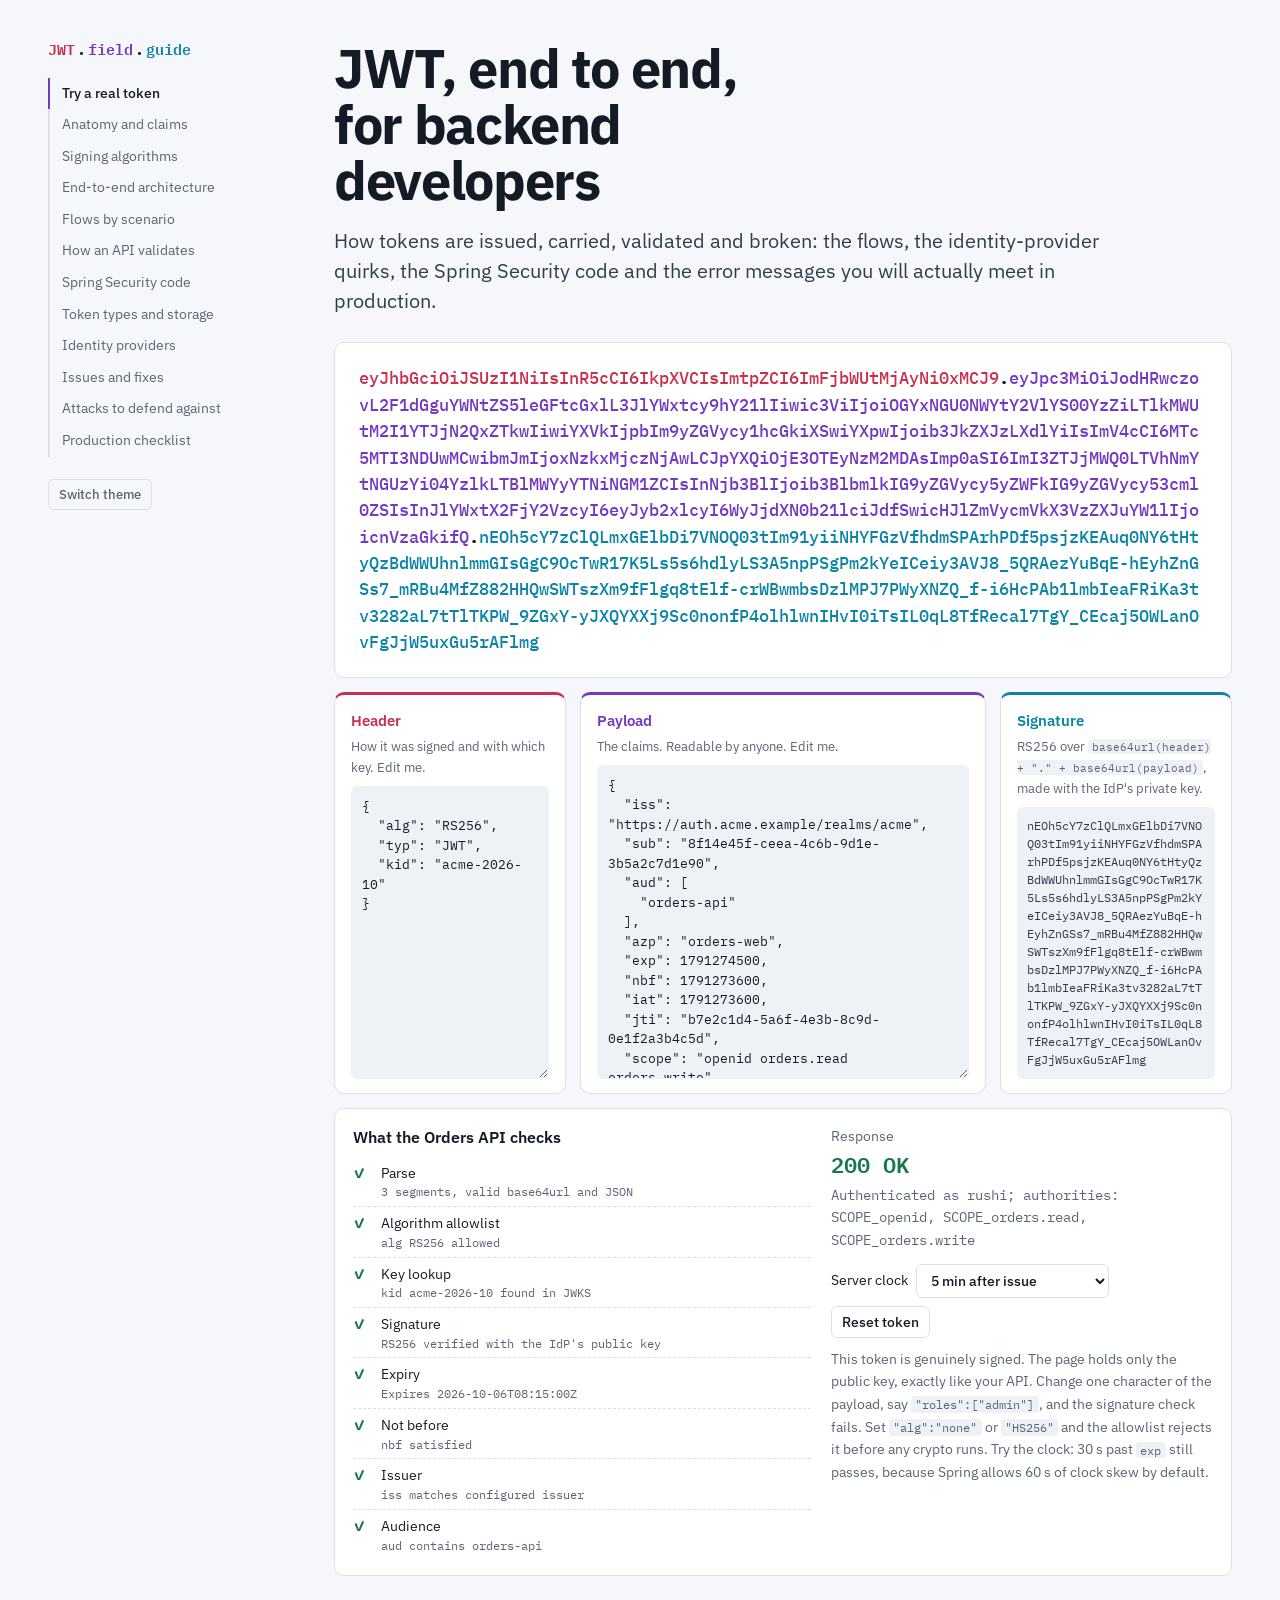
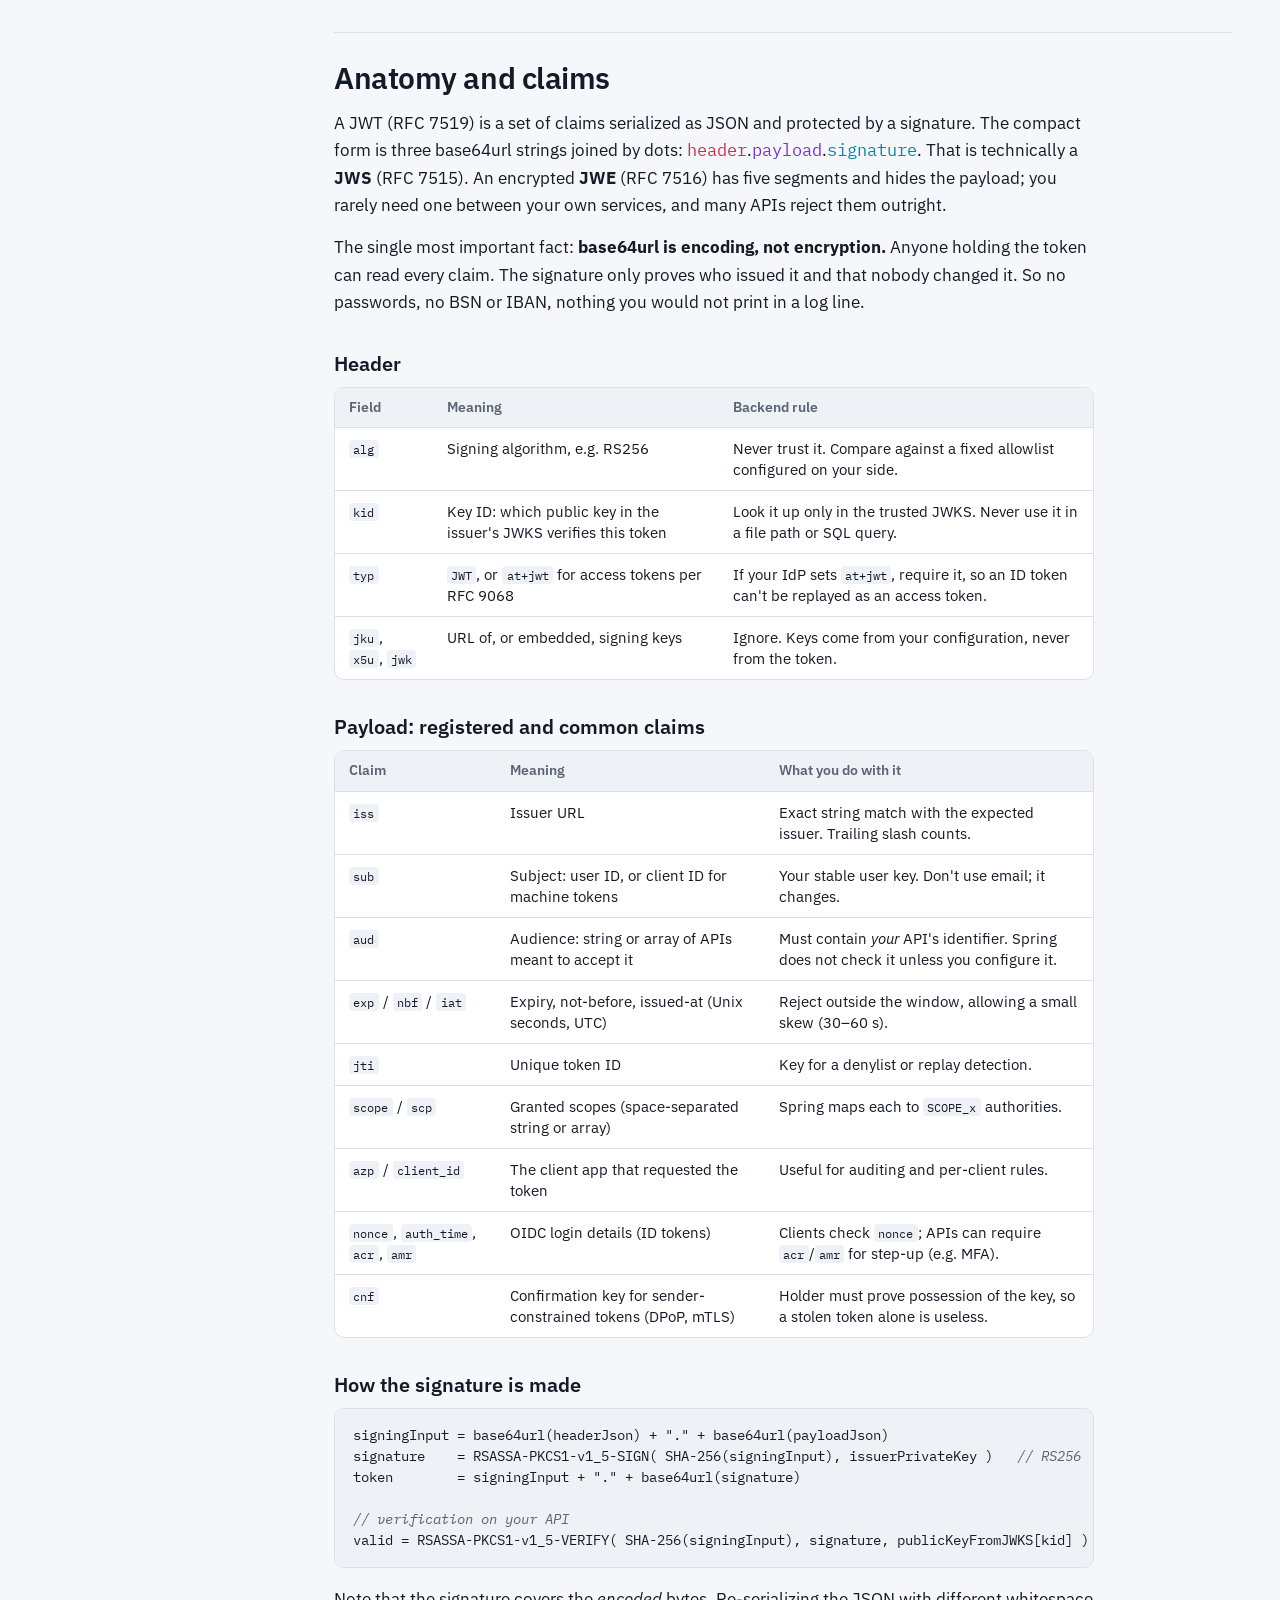
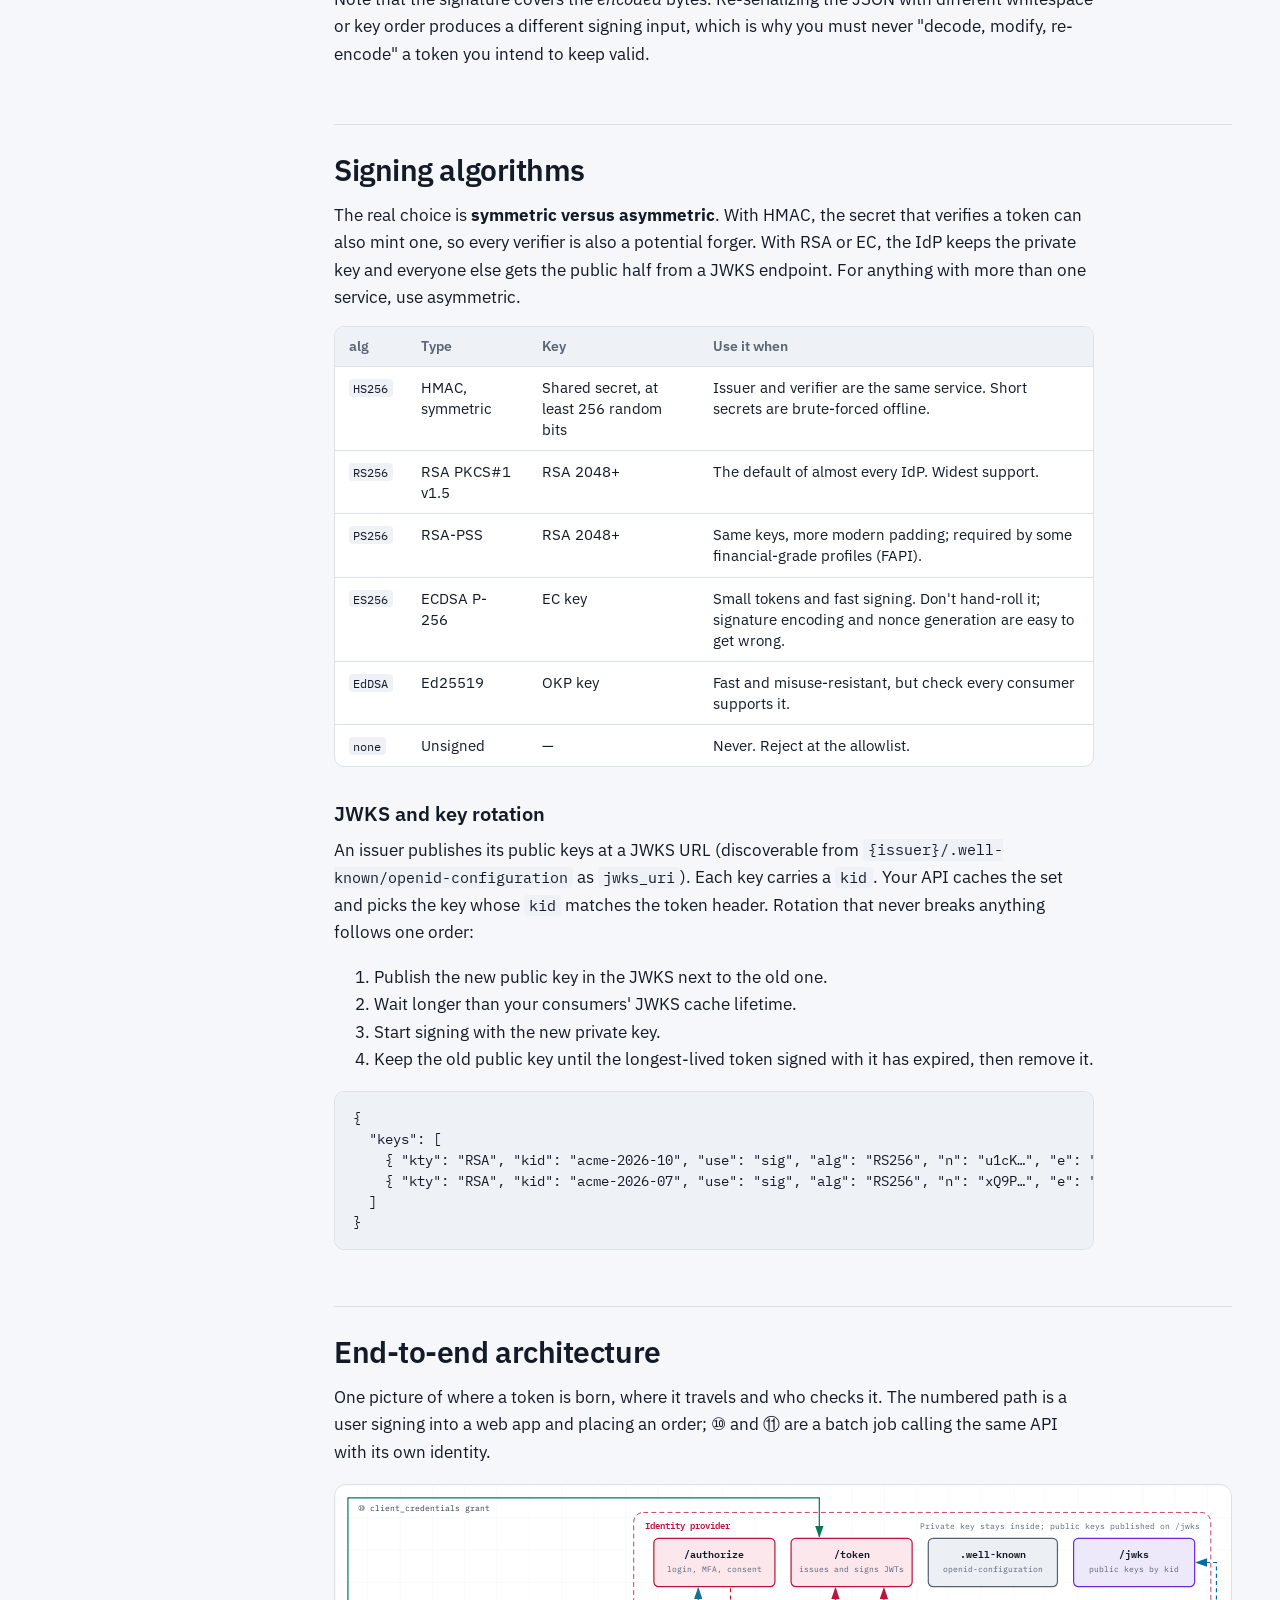
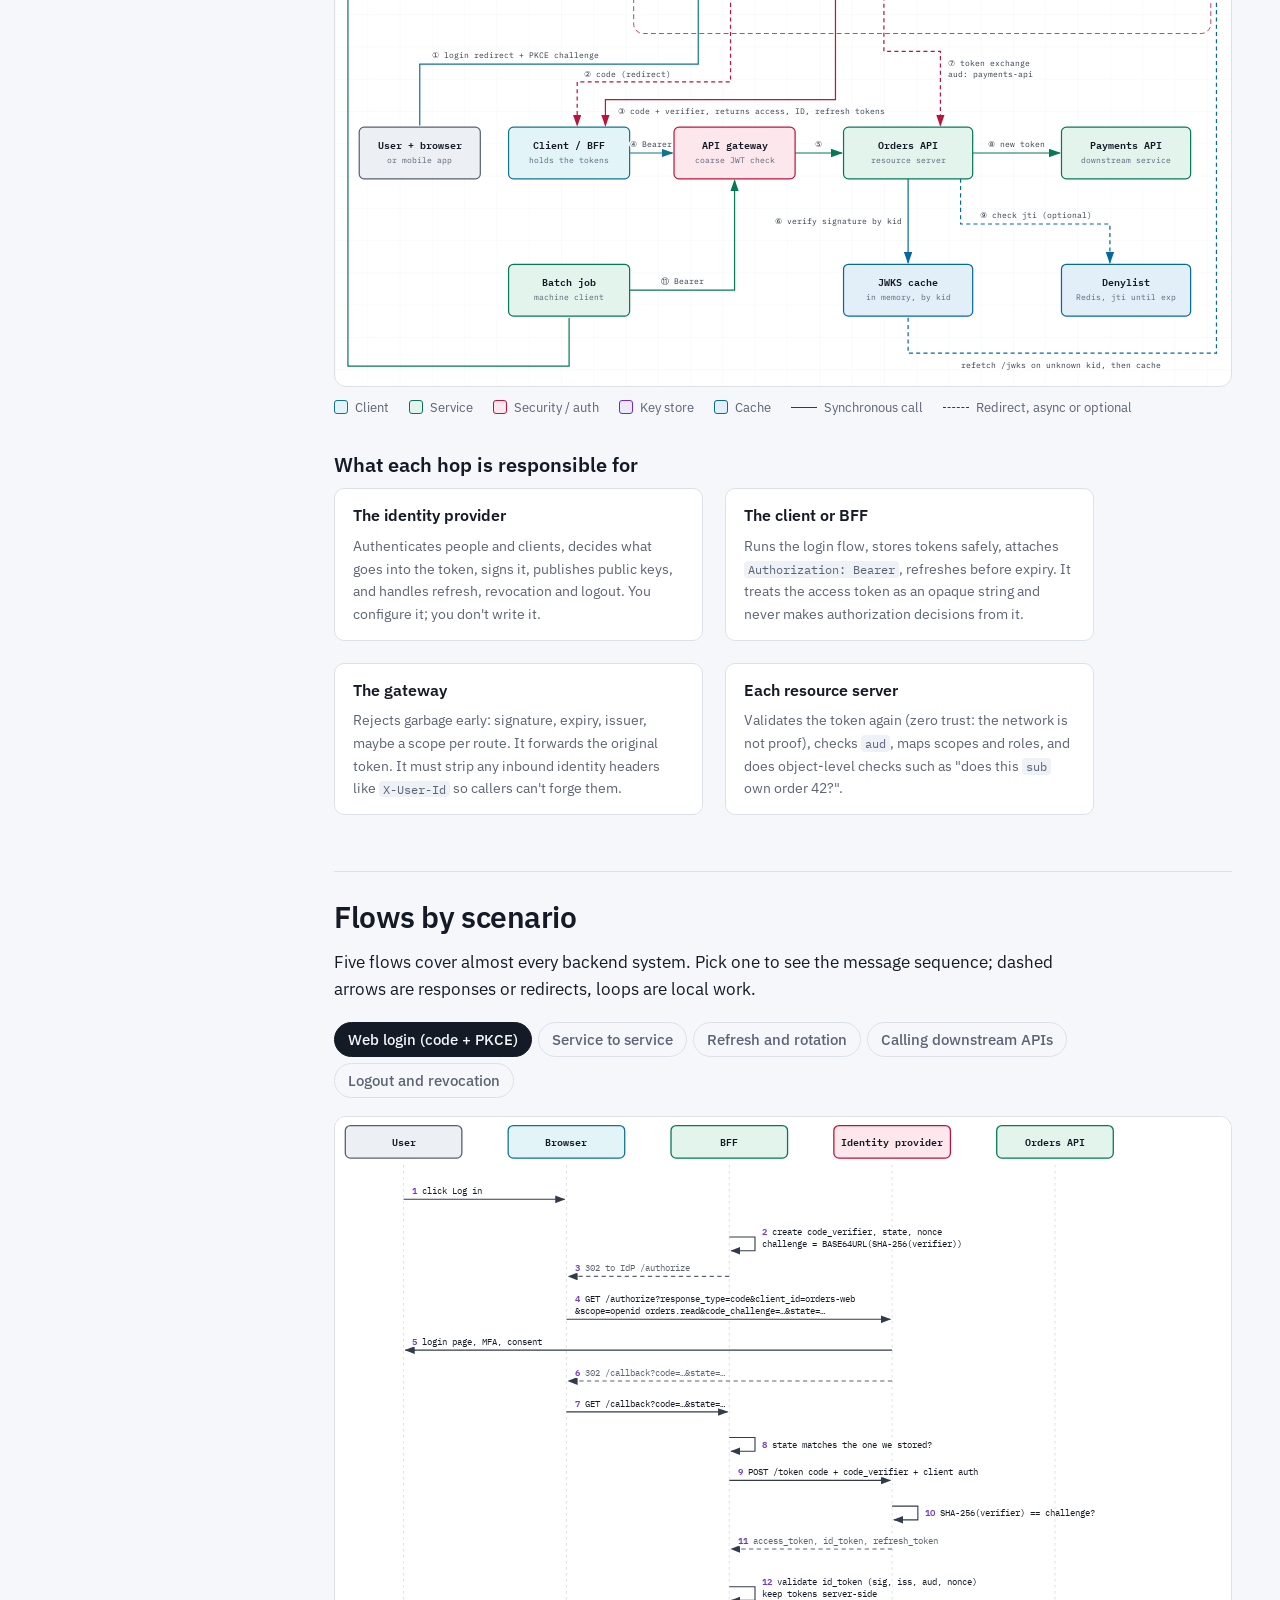
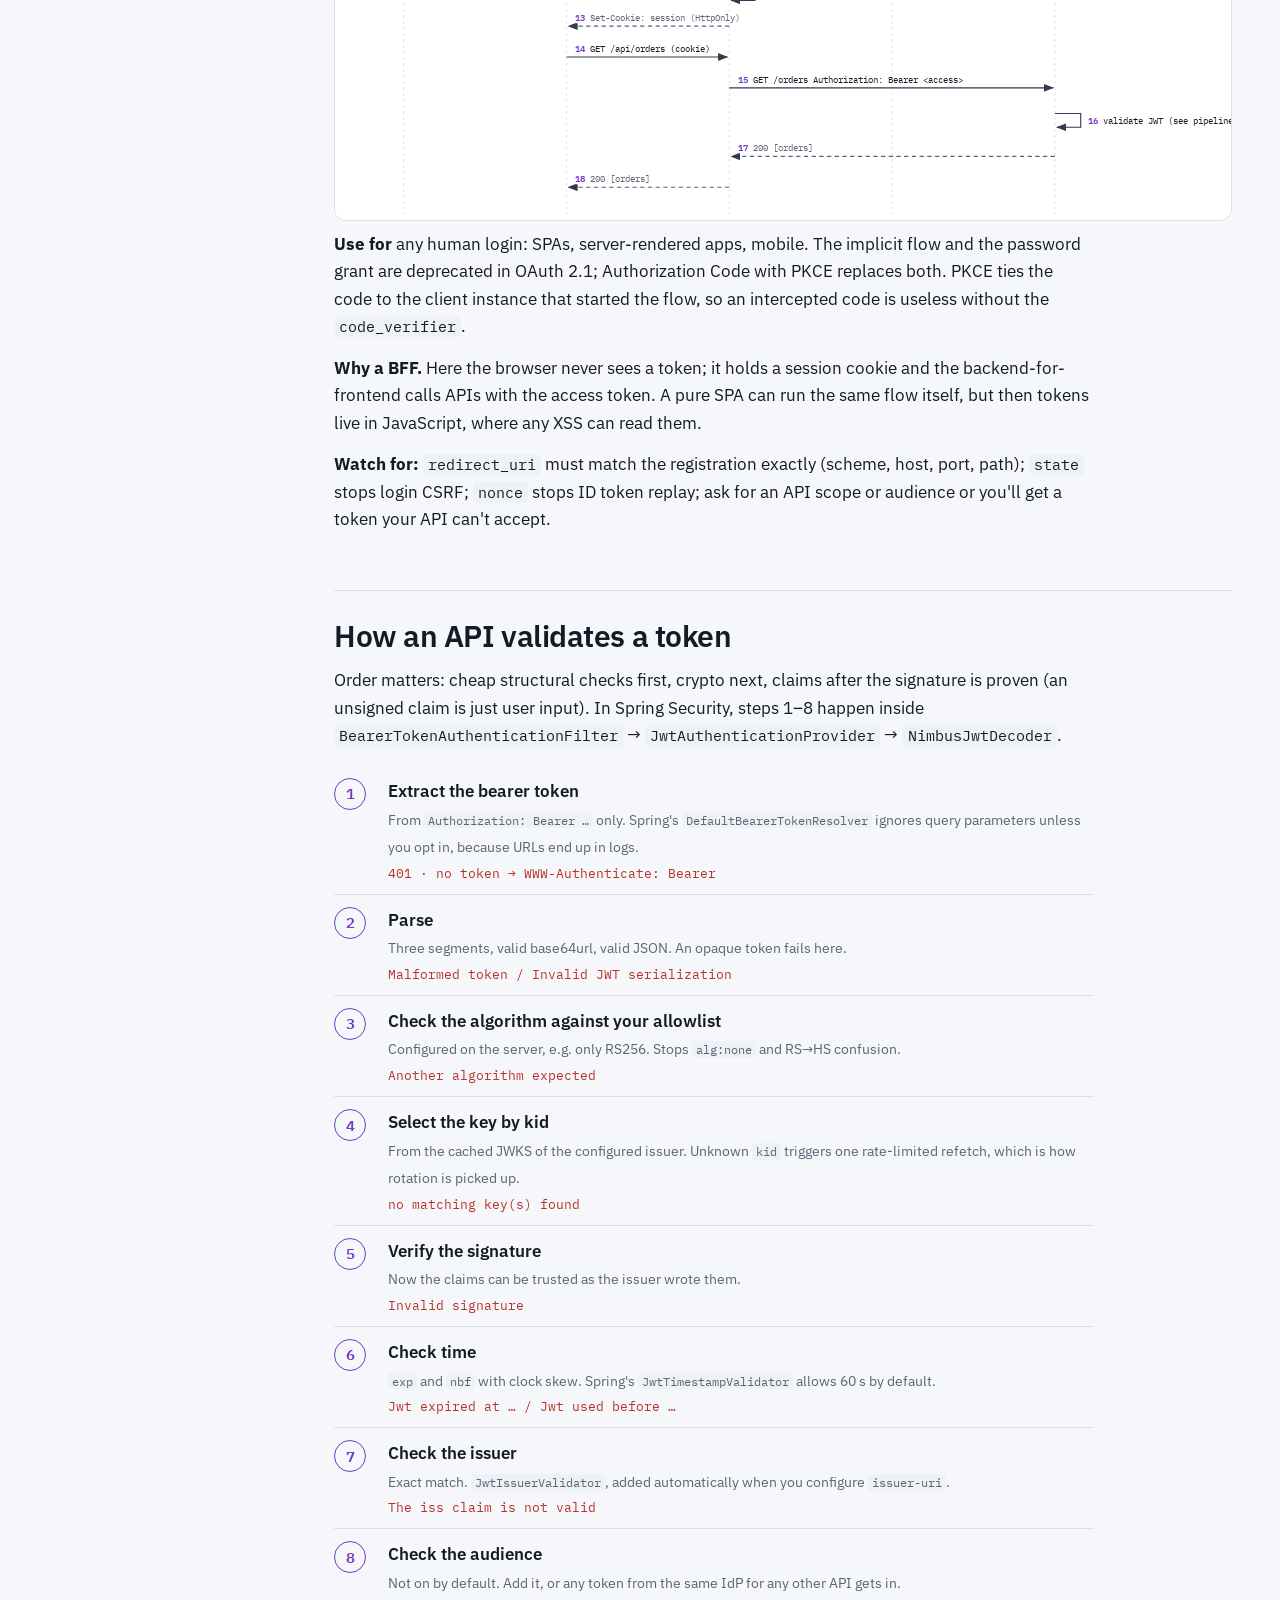
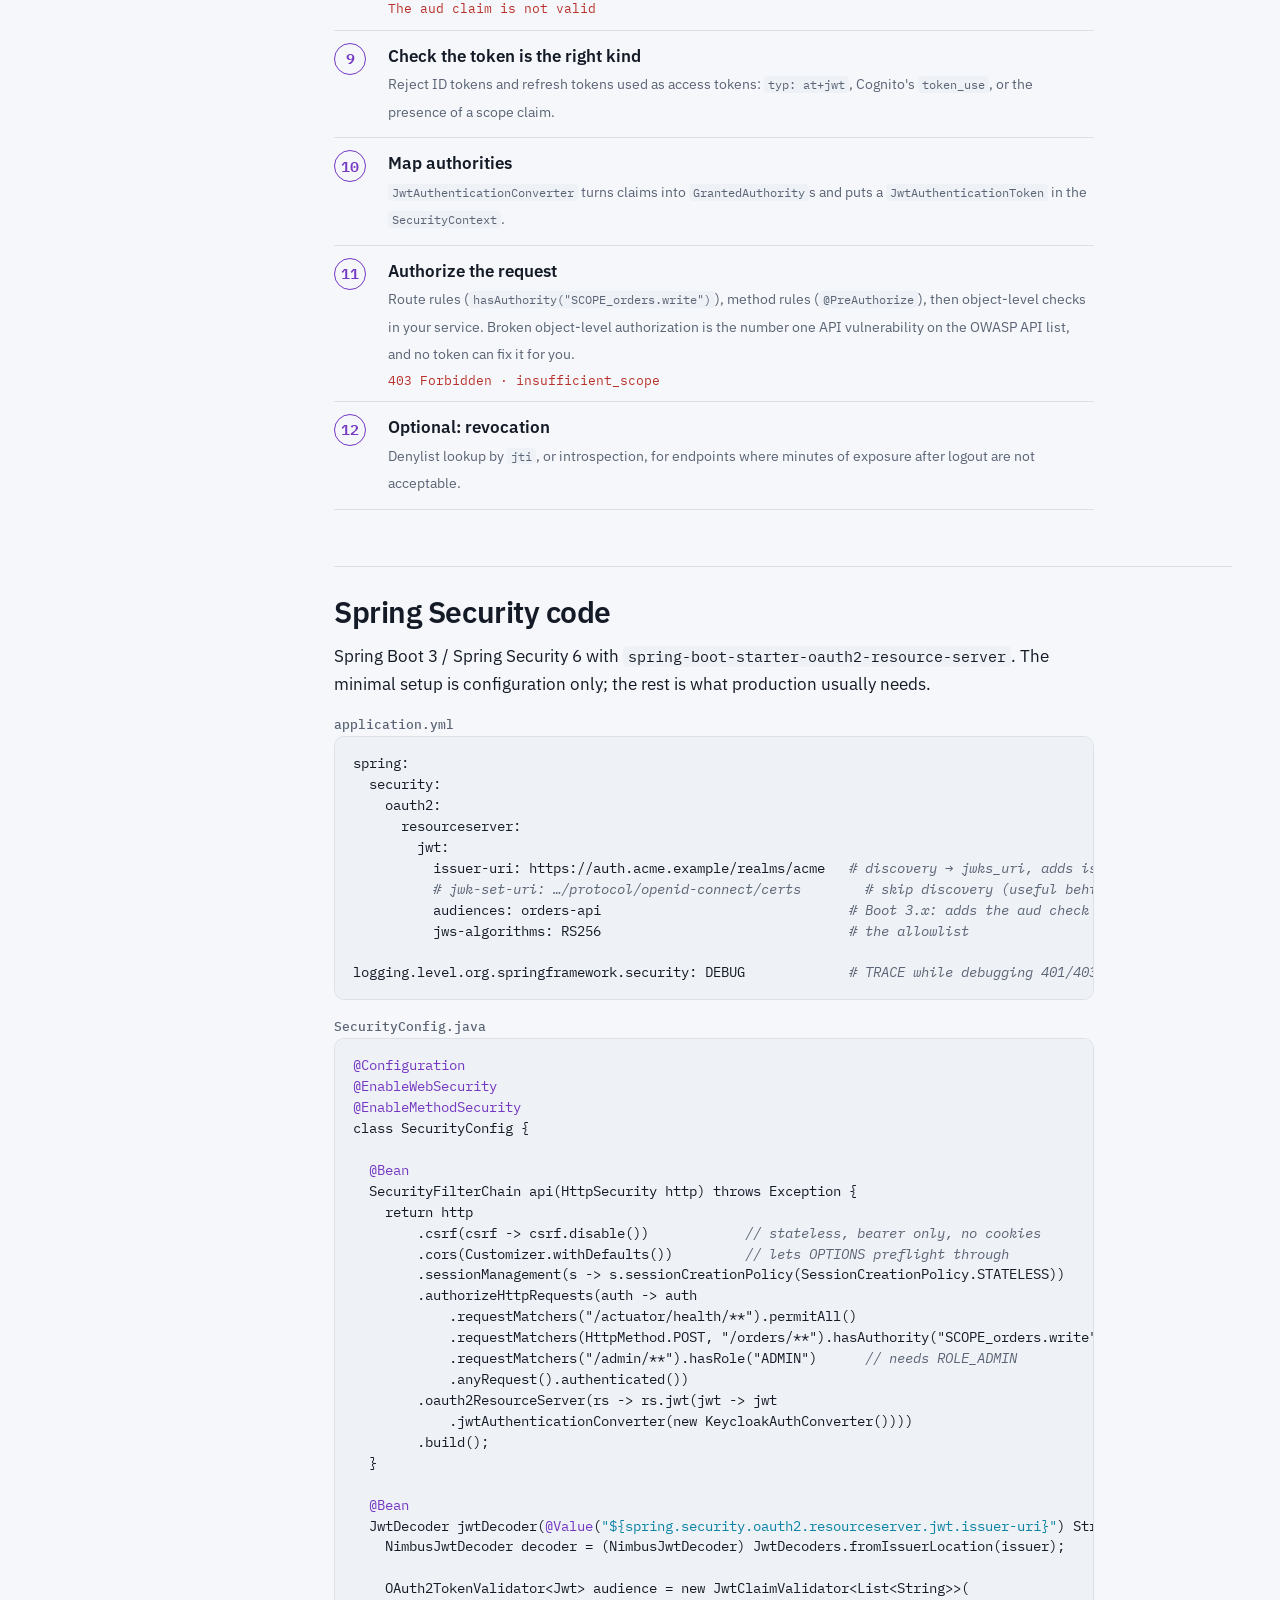
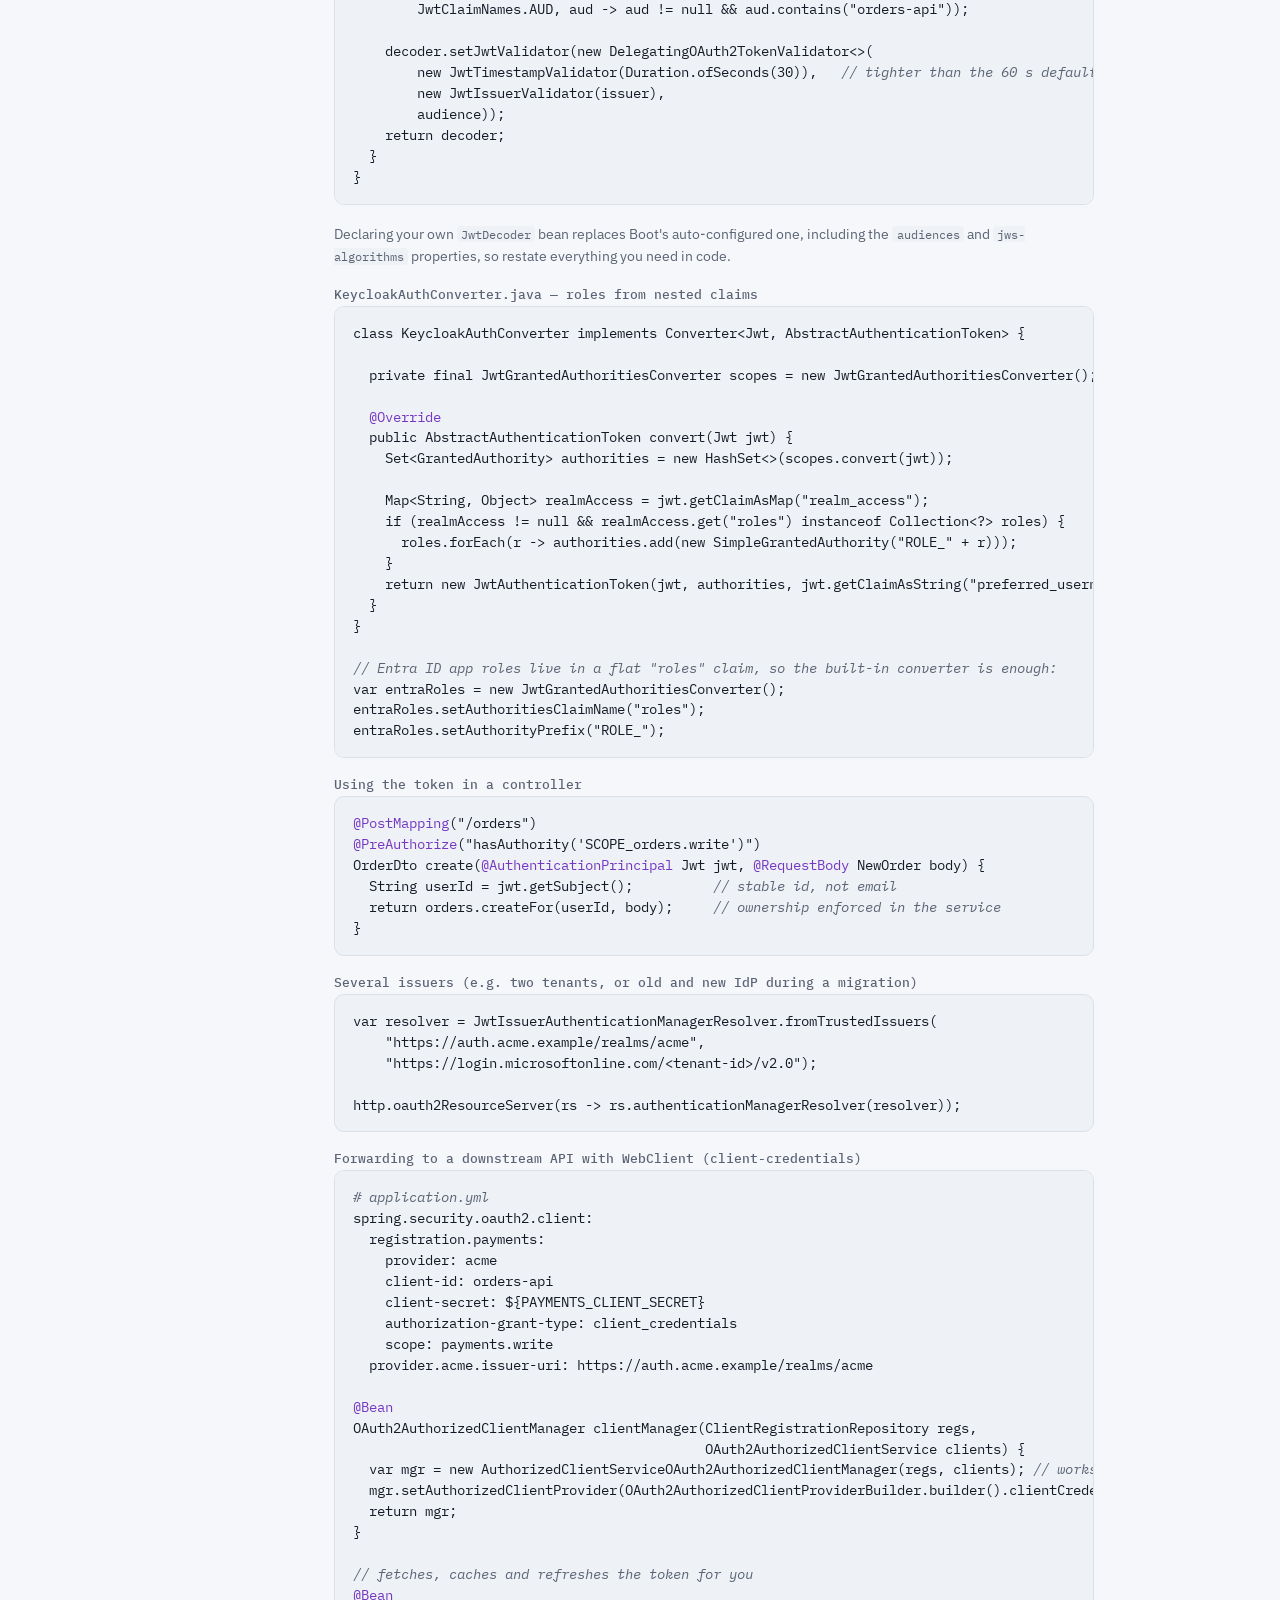
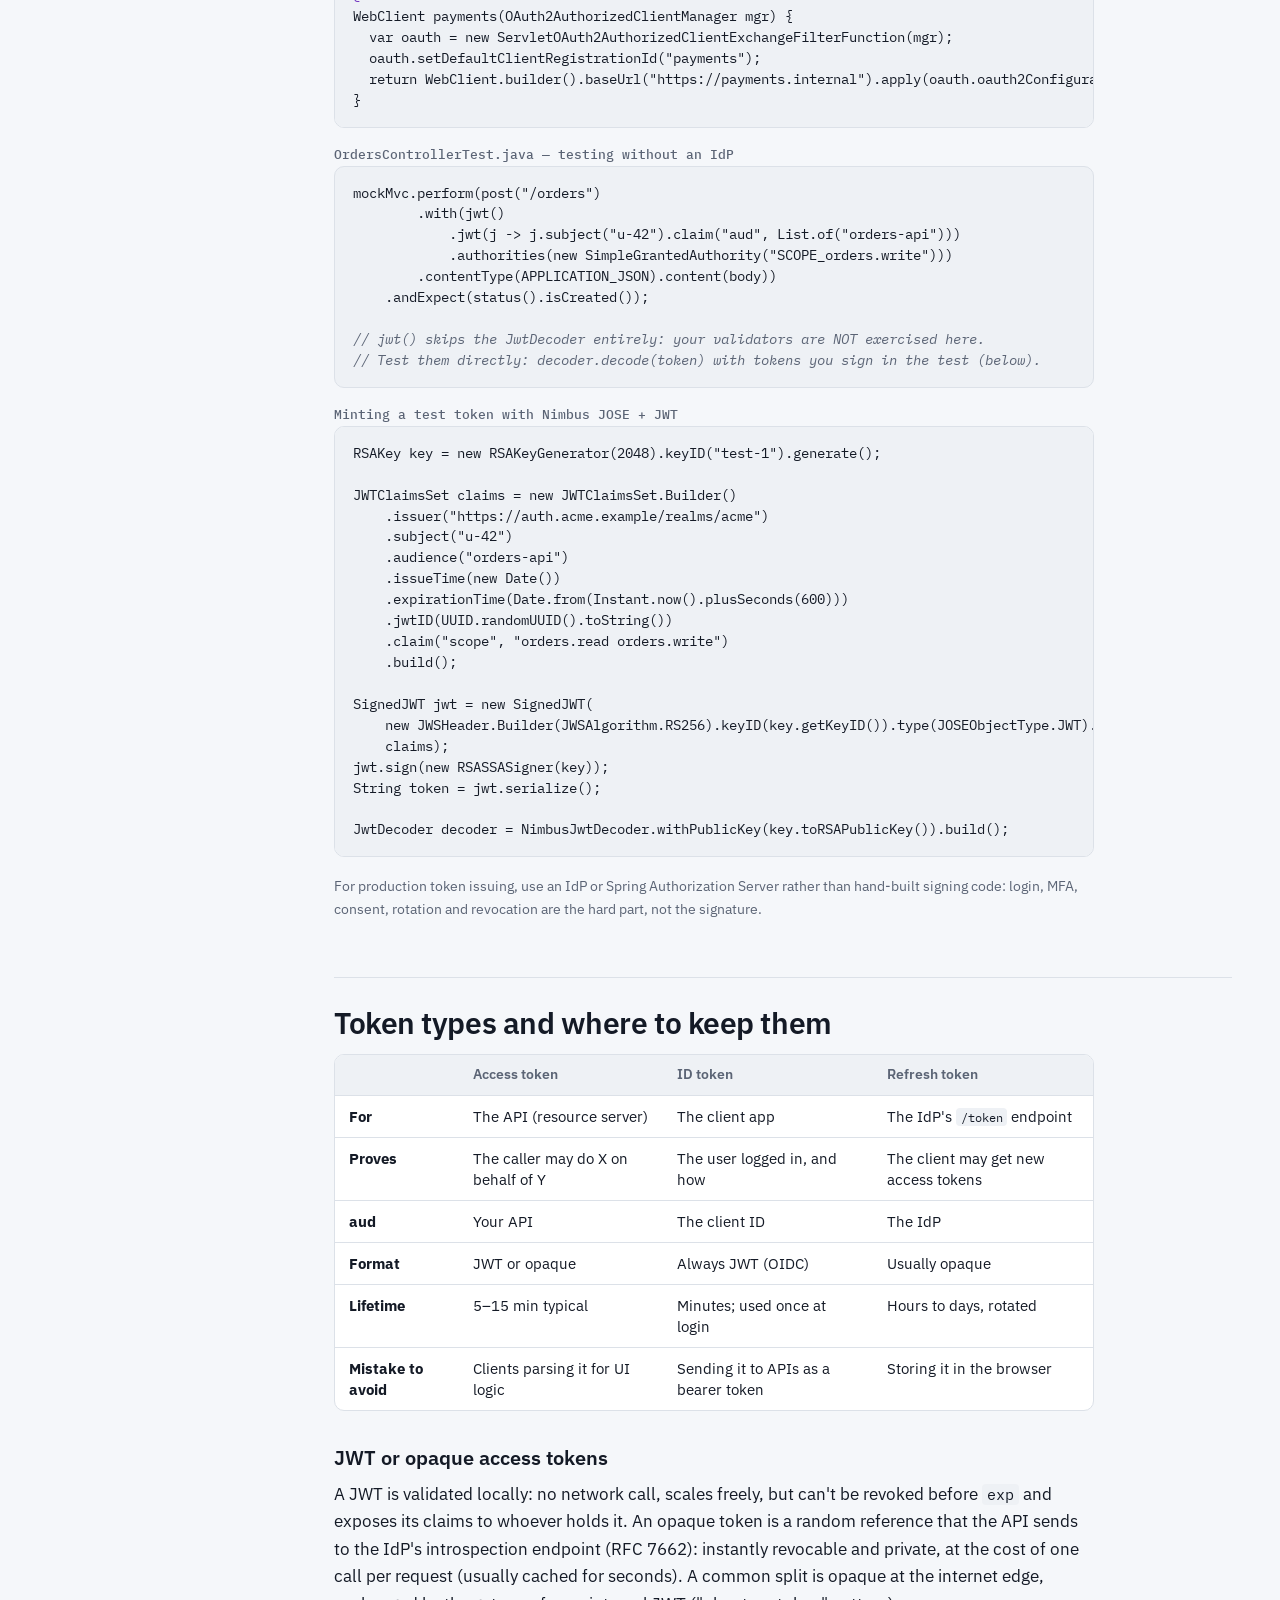
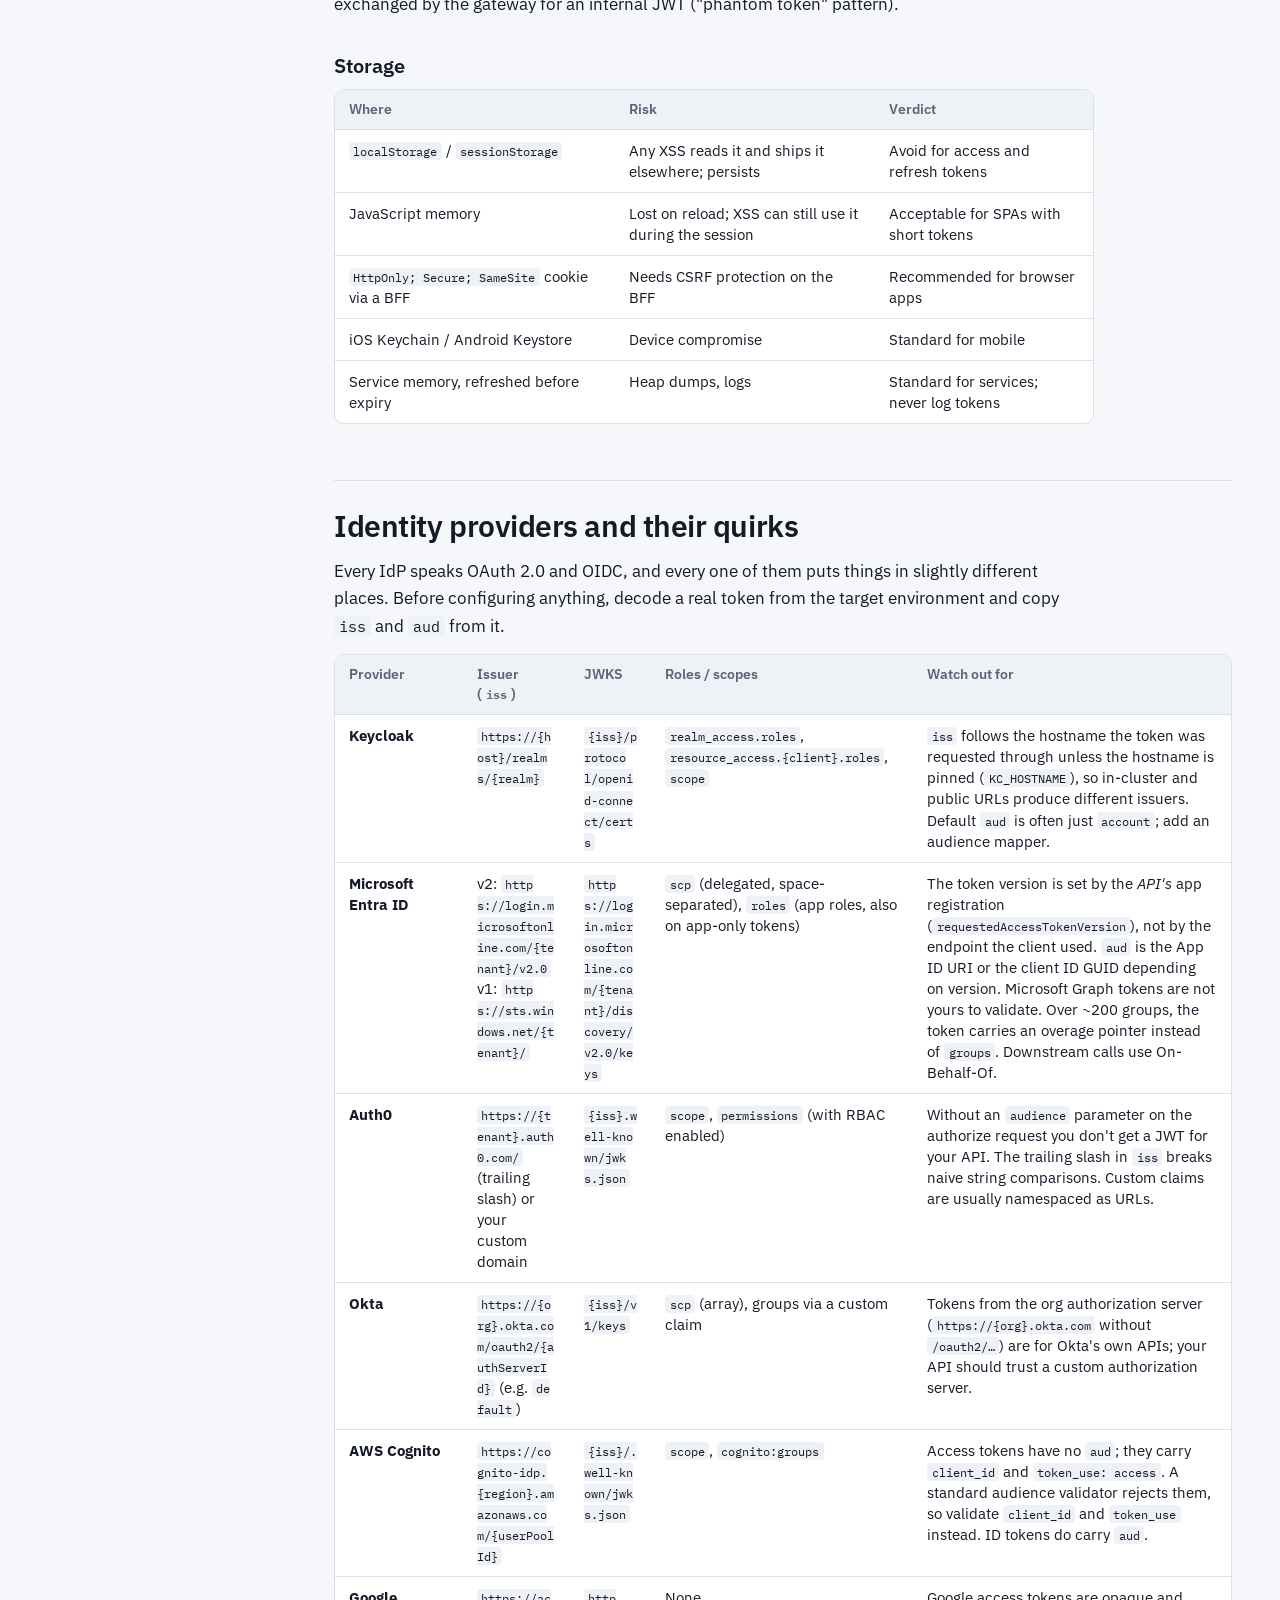
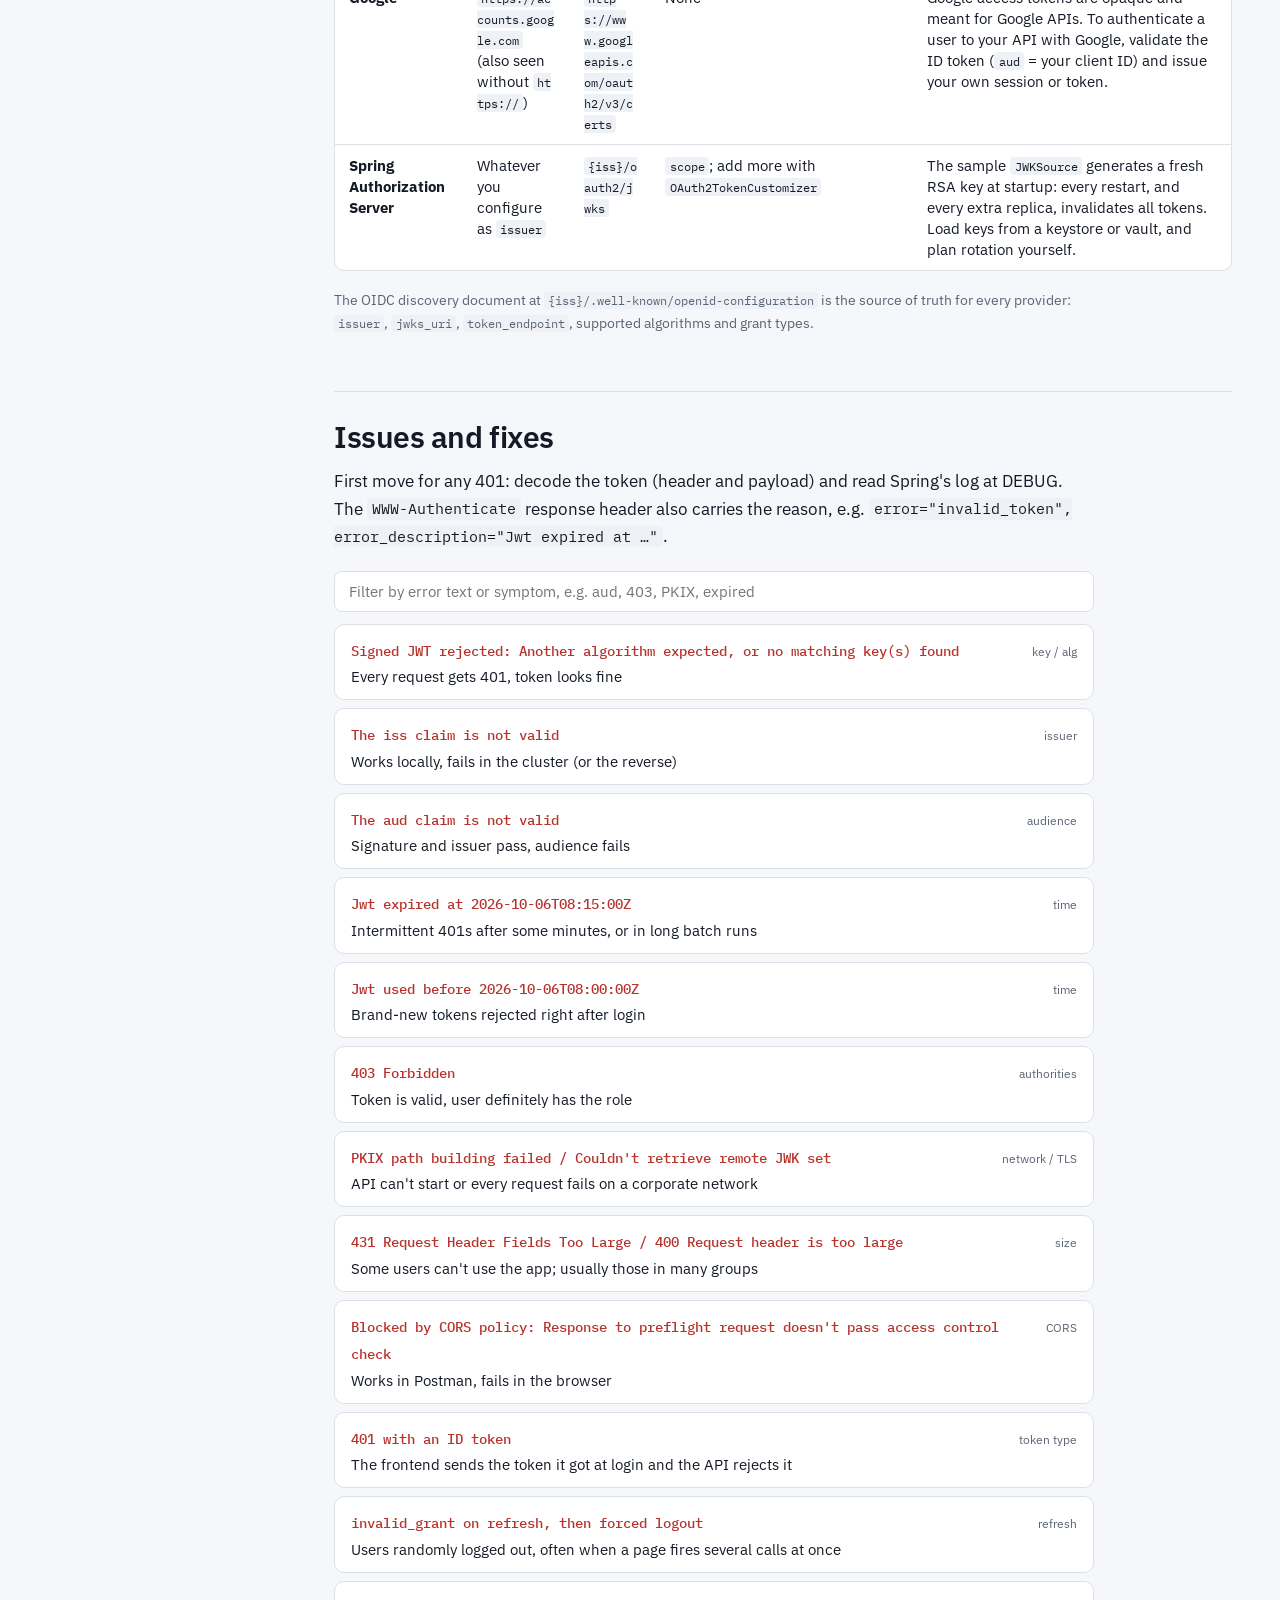
<file: learning-hub/topics/JWT.html>
<!DOCTYPE html>
<html lang="en">
<head>
<meta charset="UTF-8">
<meta name="viewport" content="width=device-width, initial-scale=1, viewport-fit=cover">
<title>JWT end to end: a field guide for backend developers</title>
<link rel="preconnect" href="https://fonts.googleapis.com">
<link rel="preconnect" href="https://fonts.gstatic.com" crossorigin>
<link href="https://fonts.googleapis.com/css2?family=IBM+Plex+Mono:wght@400;500;600&family=IBM+Plex+Sans:ital,wght@0,400;0,500;0,600;0,700;1,400&display=swap" rel="stylesheet">
<style>
:root{
  --paper:#F5F7FA; --panel:#FFFFFF; --ink:#141A26; --ink2:#323B4D; --muted:#5B6475; --rule:#DCE1E8; --code:#EEF1F5;
  --h:#C9304F; --p:#7438C2; --s:#0B84A5; --ok:#17784F; --bad:#B8312A; --warn:#9A6200;
  --c-client:#0E7490; --f-client:#E3F4F8;
  --c-svc:#047857;    --f-svc:#E2F4EC;
  --c-store:#6D28D9;  --f-store:#EEE8FB;
  --c-cache:#0369A1;  --f-cache:#E3EFF8;
  --c-sec:#BE123C;    --f-sec:#FBE7EC;
  --c-ext:#556070;    --f-ext:#ECEFF3;
  --grid:#E6EAF0;
  box-sizing:border-box;
  padding-top:env(safe-area-inset-top,0px); padding-bottom:env(safe-area-inset-bottom,0px);
  color-scheme:light;
}
@media (prefers-color-scheme: dark){
  :root:not([data-theme="light"]){
    --paper:#0E1421; --panel:#141C2C; --ink:#E7EBF3; --ink2:#C3CBD9; --muted:#97A1B4; --rule:#263048; --code:#1A2336;
    --h:#FF6F8A; --p:#B78CF5; --s:#4CC6E4; --ok:#4FD39A; --bad:#FF7A70; --warn:#F2B451;
    --c-client:#22D3EE; --f-client:#0C2A36;
    --c-svc:#34D399;    --f-svc:#0B2C24;
    --c-store:#A78BFA;  --f-store:#211A3D;
    --c-cache:#38BDF8;  --f-cache:#0C2438;
    --c-sec:#FB7185;    --f-sec:#35131F;
    --c-ext:#94A3B8;    --f-ext:#1B2333;
    --grid:#18213333;
    color-scheme:dark;
  }
}
:root[data-theme="dark"]{
    --paper:#0E1421; --panel:#141C2C; --ink:#E7EBF3; --ink2:#C3CBD9; --muted:#97A1B4; --rule:#263048; --code:#1A2336;
    --h:#FF6F8A; --p:#B78CF5; --s:#4CC6E4; --ok:#4FD39A; --bad:#FF7A70; --warn:#F2B451;
    --c-client:#22D3EE; --f-client:#0C2A36;
    --c-svc:#34D399;    --f-svc:#0B2C24;
    --c-store:#A78BFA;  --f-store:#211A3D;
    --c-cache:#38BDF8;  --f-cache:#0C2438;
    --c-sec:#FB7185;    --f-sec:#35131F;
    --c-ext:#94A3B8;    --f-ext:#1B2333;
    --grid:#18213333;
    color-scheme:dark;
}
html{scroll-padding-top:calc(env(safe-area-inset-top,0px) + 16px);}
*{box-sizing:border-box}
body{margin:0;background:var(--paper);color:var(--ink);font:400 17px/1.62 "IBM Plex Sans",system-ui,-apple-system,"Segoe UI",Roboto,sans-serif;-webkit-font-smoothing:antialiased}
code,pre,.mono{font-family:"IBM Plex Mono",ui-monospace,"SF Mono",Menlo,Consolas,monospace}
a{color:var(--s)}
:focus-visible{outline:2px solid var(--s);outline-offset:2px;border-radius:3px}

.shell{display:grid;grid-template-columns:230px minmax(0,1fr);gap:56px;max-width:1240px;margin:0 auto;padding:40px 28px 80px}
nav.toc{position:sticky;top:calc(env(safe-area-inset-top,0px) + 24px);align-self:start;font-size:14px;line-height:1.4}
nav.toc .brand{font:600 15px/1.3 "IBM Plex Mono",monospace;margin-bottom:18px;display:flex;gap:2px}
nav.toc .brand i{font-style:normal}
nav.toc ol{list-style:none;margin:0;padding:0;counter-reset:t}
nav.toc li{margin:0}
nav.toc a{display:block;padding:6px 0 6px 12px;color:var(--muted);text-decoration:none;border-left:2px solid var(--rule)}
nav.toc a:hover{color:var(--ink);border-left-color:var(--ink2)}
nav.toc a.on{color:var(--ink);border-left-color:var(--p);font-weight:500}
nav.toc .theme{margin-top:22px;font:500 13px "IBM Plex Sans",sans-serif;background:none;border:1px solid var(--rule);color:var(--muted);border-radius:6px;padding:6px 10px;cursor:pointer}

main{min-width:0}
.col{max-width:760px}
section{padding-top:28px;margin-top:56px;border-top:1px solid var(--rule)}
section:first-of-type{border-top:0;margin-top:0;padding-top:0}
h1{font-weight:700;font-size:clamp(34px,5vw,54px);line-height:1.04;letter-spacing:-.025em;margin:0 0 18px;max-width:15ch}
h2{font-size:30px;line-height:1.15;letter-spacing:-.015em;margin:0 0 14px;font-weight:600}
h3{font-size:20px;line-height:1.3;margin:34px 0 10px;font-weight:600}
h4{font-size:16px;margin:22px 0 6px;font-weight:600}
p{margin:0 0 14px}
.lede{font-size:20px;line-height:1.5;color:var(--ink2);max-width:40em}
.small{font-size:14px;color:var(--muted)}
ul.plain{padding-left:20px;margin:0 0 14px}
ul.plain li{margin-bottom:6px}
:not(pre)>code{font-size:.86em;background:var(--code);padding:.08em .35em;border-radius:4px;word-break:break-word}
.hh{color:var(--h)} .pp{color:var(--p)} .ss{color:var(--s)}

/* hero token */
.token{font:500 clamp(13px,1.55vw,17px)/1.55 "IBM Plex Mono",monospace;word-break:break-all;background:var(--panel);border:1px solid var(--rule);border-radius:10px;padding:22px 24px;margin:26px 0 0}
.token .dot{color:var(--ink);font-weight:700}
.token .sh{color:var(--h)} .token .sp{color:var(--p)} .token .sx{color:var(--s)}
.lab{display:grid;grid-template-columns:minmax(0,.8fr) minmax(0,1.4fr) minmax(0,.8fr);gap:14px;margin-top:14px}
.pane{background:var(--panel);border:1px solid var(--rule);border-radius:10px;padding:14px 16px;min-width:0;display:flex;flex-direction:column}
.pane h4{margin:0 0 2px;font-size:15px}
.pane .what{font-size:13px;color:var(--muted);margin-bottom:8px}
.pane.h{border-top:3px solid var(--h)} .pane.p{border-top:3px solid var(--p)} .pane.s{border-top:3px solid var(--s)}
.pane textarea{flex:1;width:100%;min-height:220px;resize:vertical;font:13px/1.5 "IBM Plex Mono",monospace;color:var(--ink);background:var(--code);border:1px solid transparent;border-radius:6px;padding:10px}
.pane textarea:focus{border-color:var(--p);outline:none}
.pane .sigtxt{font:12px/1.5 "IBM Plex Mono",monospace;background:var(--code);border-radius:6px;padding:10px;color:var(--ink2);word-break:break-all;flex:1}
.verdict{margin-top:14px;background:var(--panel);border:1px solid var(--rule);border-radius:10px;padding:16px 18px;display:grid;grid-template-columns:minmax(0,1.2fr) minmax(0,1fr);gap:20px}
.checks{list-style:none;margin:0;padding:0;font-size:14px}
.checks li{display:grid;grid-template-columns:22px 1fr;gap:6px;padding:5px 0;border-bottom:1px dashed var(--rule)}
.checks li:last-child{border-bottom:0}
.checks .i{font-weight:700}
.checks .y .i{color:var(--ok)} .checks .n .i{color:var(--bad)}
.checks .msg{display:block;font:12px/1.4 "IBM Plex Mono",monospace;color:var(--muted)}
.result{font:600 22px/1.2 "IBM Plex Mono",monospace;margin:4px 0 6px}
.result.ok{color:var(--ok)} .result.bad{color:var(--bad)}
.ctl{display:flex;flex-wrap:wrap;gap:8px;align-items:center;margin-top:12px;font-size:14px}
.ctl select,.ctl button,.btn{font:500 14px "IBM Plex Sans",sans-serif;color:var(--ink);background:var(--panel);border:1px solid var(--rule);border-radius:6px;padding:6px 10px;cursor:pointer}
.ctl button:hover,.btn:hover{border-color:var(--ink2)}
.hint{font-size:14px;color:var(--muted);margin-top:10px}

/* tables */
.tw{overflow-x:auto;margin:10px 0 18px;border:1px solid var(--rule);border-radius:10px;background:var(--panel)}
table{border-collapse:collapse;width:100%;font-size:14.5px;line-height:1.45}
th,td{text-align:left;vertical-align:top;padding:10px 14px;border-bottom:1px solid var(--rule)}
th{font-weight:600;font-size:13.5px;color:var(--muted);background:var(--code)}
tr:last-child td{border-bottom:0}
td code{white-space:nowrap}
td.wrap code{white-space:normal;word-break:break-all}

/* code */
pre{background:var(--code);border:1px solid var(--rule);border-radius:10px;padding:16px 18px;overflow-x:auto;font-size:13.5px;line-height:1.55;margin:10px 0 18px;color:var(--ink)}
pre .c{color:var(--muted);font-style:italic}
pre .k{color:var(--p)}
pre .s{color:var(--s)}
.fname{font:500 12.5px "IBM Plex Mono",monospace;color:var(--muted);margin:18px 0 -6px}

/* diagrams */
.wide{margin:18px 0 10px;background:var(--panel);border:1px solid var(--rule);border-radius:12px;overflow-x:auto}
.wide svg{display:block;width:100%}
svg text{font-family:"IBM Plex Mono",ui-monospace,monospace}
.bx{stroke-width:1.5}
.t-client .bx,.bx.t-client{fill:var(--f-client);stroke:var(--c-client)}
.t-svc .bx,.bx.t-svc{fill:var(--f-svc);stroke:var(--c-svc)}
.t-store .bx,.bx.t-store{fill:var(--f-store);stroke:var(--c-store)}
.t-cache .bx,.bx.t-cache{fill:var(--f-cache);stroke:var(--c-cache)}
.t-sec .bx,.bx.t-sec{fill:var(--f-sec);stroke:var(--c-sec)}
.t-ext .bx,.bx.t-ext{fill:var(--f-ext);stroke:var(--c-ext)}
.bt{fill:var(--ink);font-size:12.5px;font-weight:600}
.bs{fill:var(--muted);font-size:10px}
.al{fill:var(--ink2);font-size:10.5px;paint-order:stroke;stroke:var(--panel);stroke-width:4px;stroke-linejoin:round}
.bound{fill:none;stroke:var(--c-sec);stroke-dasharray:6 4;stroke-width:1}
.boundl{fill:var(--c-sec);font-size:11px;font-weight:600}
.ar{fill:none;stroke-width:1.5}
.ar.dash{stroke-dasharray:5 4}
.a-client{stroke:var(--c-client)} .a-svc{stroke:var(--c-svc)} .a-sec{stroke:var(--c-sec)} .a-cache{stroke:var(--c-cache)} .a-ext{stroke:var(--c-ext)}
.legend{display:flex;flex-wrap:wrap;gap:8px 20px;font-size:13px;color:var(--muted);margin:8px 0 18px}
.legend span{display:inline-flex;align-items:center;gap:7px}
.sw{width:14px;height:14px;border-radius:3px;border:1.5px solid}
.ln{width:26px;border-top:1.5px solid var(--ink2)} .ln.d{border-top-style:dashed}

/* sequence diagrams */
.seq .life{stroke:var(--rule);stroke-width:1.2;stroke-dasharray:3 4}
.seq .msg{stroke:var(--ink2);stroke-width:1.3;fill:none}
.seq .msg.ret{stroke-dasharray:5 4;stroke:var(--muted)}
.seq .ml{fill:var(--ink);font-size:11px;paint-order:stroke;stroke:var(--panel);stroke-width:5px;stroke-linejoin:round}
.seq .ml.ret{fill:var(--muted)}
.seq .n{fill:var(--p);font-weight:600}
.seq .pn{fill:var(--ink);font-size:12px;font-weight:600}

/* tabs */
.tabs{display:flex;flex-wrap:wrap;gap:6px;margin:18px 0 0}
.tabs button{font:500 14.5px "IBM Plex Sans",sans-serif;background:none;border:1px solid var(--rule);color:var(--muted);padding:7px 13px;border-radius:999px;cursor:pointer}
.tabs button[aria-selected="true"]{background:var(--ink);color:var(--paper);border-color:var(--ink)}
.tabpanel[hidden]{display:none}
.two{display:grid;grid-template-columns:1fr 1fr;gap:22px}
.box{background:var(--panel);border:1px solid var(--rule);border-radius:10px;padding:14px 18px}
.box h4{margin-top:0}

/* validation pipeline */
ol.pipe{list-style:none;counter-reset:s;margin:16px 0;padding:0}
ol.pipe>li{counter-increment:s;display:grid;grid-template-columns:40px minmax(0,1fr);gap:4px 14px;padding:12px 0;border-bottom:1px solid var(--rule)}
ol.pipe>li::before{content:counter(s);font:600 15px/1 "IBM Plex Mono",monospace;color:var(--p);border:1.5px solid var(--p);border-radius:50%;width:30px;height:30px;display:grid;place-items:center}
ol.pipe b{display:block;font-weight:600}
ol.pipe .fail{font:12.5px/1.45 "IBM Plex Mono",monospace;color:var(--bad);display:block;margin-top:3px}
ol.pipe .who{font-size:13.5px;color:var(--muted)}

/* troubleshooting */
.filter{width:100%;font:15px "IBM Plex Sans",sans-serif;padding:10px 14px;border:1px solid var(--rule);border-radius:8px;background:var(--panel);color:var(--ink);margin:6px 0 12px}
details.issue{border:1px solid var(--rule);border-radius:10px;background:var(--panel);margin-bottom:8px}
details.issue summary{cursor:pointer;padding:12px 16px;list-style:none;display:grid;grid-template-columns:minmax(0,1fr) auto;gap:12px;align-items:baseline}
details.issue summary::-webkit-details-marker{display:none}
details.issue summary .err{font:500 13.5px/1.45 "IBM Plex Mono",monospace;color:var(--bad)}
details.issue summary .sym{display:block;font:15px/1.4 "IBM Plex Sans",sans-serif;color:var(--ink);margin-top:2px}
details.issue summary .tg{font-size:12px;color:var(--muted);white-space:nowrap}
details.issue[open] summary{border-bottom:1px solid var(--rule)}
details.issue .body{padding:12px 16px 4px;font-size:15.5px}
details.issue .body h5{margin:6px 0 4px;font-size:14px;color:var(--muted);font-weight:600}
.empty{display:none;color:var(--muted);font-size:15px}

/* checklist */
ul.check{list-style:none;padding:0;margin:12px 0}
ul.check li{border-bottom:1px solid var(--rule)}
ul.check label{display:grid;grid-template-columns:24px 1fr;gap:10px;padding:10px 0;cursor:pointer}
ul.check input{width:18px;height:18px;margin-top:3px;accent-color:var(--ok)}
ul.check input:checked+span{color:var(--muted);text-decoration:line-through;text-decoration-color:var(--rule)}

footer{margin-top:64px;font-size:13.5px;color:var(--muted)}

@media (max-width:980px){
  .shell{grid-template-columns:1fr;gap:20px;padding:24px 18px 64px}
  nav.toc{position:static;border-bottom:1px solid var(--rule);padding-bottom:14px}
  nav.toc ol{display:flex;flex-wrap:wrap;gap:4px 14px}
  nav.toc a{border-left:0;padding:4px 0}
  .lab{grid-template-columns:1fr}
  .verdict,.two{grid-template-columns:1fr}
}
@media (prefers-reduced-motion:reduce){*{transition:none!important;scroll-behavior:auto!important}}
@media (prefers-reduced-motion:no-preference){html{scroll-behavior:smooth}}
</style>
</head>
<body>
<div class="shell">
<nav class="toc" aria-label="Contents">
  <div class="brand mono"><i class="hh">JWT</i><i>.</i><i class="pp">field</i><i>.</i><i class="ss">guide</i></div>
  <ol>
    <li><a href="#token">Try a real token</a></li>
    <li><a href="#anatomy">Anatomy and claims</a></li>
    <li><a href="#algorithms">Signing algorithms</a></li>
    <li><a href="#architecture">End-to-end architecture</a></li>
    <li><a href="#scenarios">Flows by scenario</a></li>
    <li><a href="#validation">How an API validates</a></li>
    <li><a href="#spring">Spring Security code</a></li>
    <li><a href="#types">Token types and storage</a></li>
    <li><a href="#providers">Identity providers</a></li>
    <li><a href="#troubleshooting">Issues and fixes</a></li>
    <li><a href="#attacks">Attacks to defend against</a></li>
    <li><a href="#checklist">Production checklist</a></li>
  </ol>
  <button class="theme" id="themeBtn" type="button">Switch theme</button>
</nav>

<main>
<!-- ============ HERO ============ -->
<section id="token">
  <h1>JWT, end to end, for backend developers</h1>
  <p class="lede">How tokens are issued, carried, validated and broken: the flows, the identity-provider quirks, the Spring Security code and the error messages you will actually meet in production.</p>

  <div class="token" id="tokenView" aria-label="Encoded JWT"></div>
  <div class="lab">
    <div class="pane h">
      <h4 class="hh">Header</h4>
      <div class="what">How it was signed and with which key. Edit me.</div>
      <textarea id="hTA" spellcheck="false" aria-label="Decoded header JSON"></textarea>
    </div>
    <div class="pane p">
      <h4 class="pp">Payload</h4>
      <div class="what">The claims. Readable by anyone. Edit me.</div>
      <textarea id="pTA" spellcheck="false" aria-label="Decoded payload JSON"></textarea>
    </div>
    <div class="pane s">
      <h4 class="ss">Signature</h4>
      <div class="what">RS256 over <code>base64url(header) + "." + base64url(payload)</code>, made with the IdP's private key.</div>
      <div class="sigtxt" id="sigTxt"></div>
    </div>
  </div>

  <div class="verdict" aria-live="polite">
    <div>
      <h4 style="margin:0 0 6px">What the Orders API checks</h4>
      <ul class="checks" id="checks"></ul>
    </div>
    <div>
      <div class="small">Response</div>
      <div class="result" id="result">…</div>
      <div class="mono small" id="resultDetail"></div>
      <div class="ctl">
        <label for="clock">Server clock</label>
        <select id="clock">
          <option value="300" selected>5 min after issue</option>
          <option value="930">15½ min (30 s past exp)</option>
          <option value="1020">17 min after issue</option>
          <option value="-120">2 min before issue</option>
        </select>
        <button type="button" id="resetBtn">Reset token</button>
      </div>
      <p class="hint">This token is genuinely signed. The page holds only the public key, exactly like your API. Change one character of the payload, say <code>"roles":["admin"]</code>, and the signature check fails. Set <code>"alg":"none"</code> or <code>"HS256"</code> and the allowlist rejects it before any crypto runs. Try the clock: 30 s past <code>exp</code> still passes, because Spring allows 60 s of clock skew by default.</p>
    </div>
  </div>
</section>

<!-- ============ ANATOMY ============ -->
<section id="anatomy"><div class="col">
  <h2>Anatomy and claims</h2>
  <p>A JWT (RFC 7519) is a set of claims serialized as JSON and protected by a signature. The compact form is three base64url strings joined by dots: <span class="hh mono">header</span>.<span class="pp mono">payload</span>.<span class="ss mono">signature</span>. That is technically a <b>JWS</b> (RFC 7515). An encrypted <b>JWE</b> (RFC 7516) has five segments and hides the payload; you rarely need one between your own services, and many APIs reject them outright.</p>
  <p>The single most important fact: <b>base64url is encoding, not encryption.</b> Anyone holding the token can read every claim. The signature only proves who issued it and that nobody changed it. So no passwords, no BSN or IBAN, nothing you would not print in a log line.</p>

  <h3>Header</h3>
  <div class="tw"><table>
    <tr><th>Field</th><th>Meaning</th><th>Backend rule</th></tr>
    <tr><td><code>alg</code></td><td>Signing algorithm, e.g. RS256</td><td>Never trust it. Compare against a fixed allowlist configured on your side.</td></tr>
    <tr><td><code>kid</code></td><td>Key ID: which public key in the issuer's JWKS verifies this token</td><td>Look it up only in the trusted JWKS. Never use it in a file path or SQL query.</td></tr>
    <tr><td><code>typ</code></td><td><code>JWT</code>, or <code>at+jwt</code> for access tokens per RFC 9068</td><td>If your IdP sets <code>at+jwt</code>, require it, so an ID token can't be replayed as an access token.</td></tr>
    <tr><td><code>jku</code>, <code>x5u</code>, <code>jwk</code></td><td>URL of, or embedded, signing keys</td><td>Ignore. Keys come from your configuration, never from the token.</td></tr>
  </table></div>

  <h3>Payload: registered and common claims</h3>
  <div class="tw"><table>
    <tr><th>Claim</th><th>Meaning</th><th>What you do with it</th></tr>
    <tr><td><code>iss</code></td><td>Issuer URL</td><td>Exact string match with the expected issuer. Trailing slash counts.</td></tr>
    <tr><td><code>sub</code></td><td>Subject: user ID, or client ID for machine tokens</td><td>Your stable user key. Don't use email; it changes.</td></tr>
    <tr><td><code>aud</code></td><td>Audience: string or array of APIs meant to accept it</td><td>Must contain <em>your</em> API's identifier. Spring does not check it unless you configure it.</td></tr>
    <tr><td><code>exp</code> / <code>nbf</code> / <code>iat</code></td><td>Expiry, not-before, issued-at (Unix seconds, UTC)</td><td>Reject outside the window, allowing a small skew (30–60 s).</td></tr>
    <tr><td><code>jti</code></td><td>Unique token ID</td><td>Key for a denylist or replay detection.</td></tr>
    <tr><td><code>scope</code> / <code>scp</code></td><td>Granted scopes (space-separated string or array)</td><td>Spring maps each to <code>SCOPE_x</code> authorities.</td></tr>
    <tr><td><code>azp</code> / <code>client_id</code></td><td>The client app that requested the token</td><td>Useful for auditing and per-client rules.</td></tr>
    <tr><td><code>nonce</code>, <code>auth_time</code>, <code>acr</code>, <code>amr</code></td><td>OIDC login details (ID tokens)</td><td>Clients check <code>nonce</code>; APIs can require <code>acr</code>/<code>amr</code> for step-up (e.g. MFA).</td></tr>
    <tr><td><code>cnf</code></td><td>Confirmation key for sender-constrained tokens (DPoP, mTLS)</td><td>Holder must prove possession of the key, so a stolen token alone is useless.</td></tr>
  </table></div>

  <h3>How the signature is made</h3>
<pre>signingInput = base64url(headerJson) + "." + base64url(payloadJson)
signature    = RSASSA-PKCS1-v1_5-SIGN( SHA-256(signingInput), issuerPrivateKey )   <span class="c">// RS256</span>
token        = signingInput + "." + base64url(signature)

<span class="c">// verification on your API</span>
valid = RSASSA-PKCS1-v1_5-VERIFY( SHA-256(signingInput), signature, publicKeyFromJWKS[kid] )</pre>
  <p>Note that the signature covers the <em>encoded</em> bytes. Re-serializing the JSON with different whitespace or key order produces a different signing input, which is why you must never "decode, modify, re-encode" a token you intend to keep valid.</p>
</div></section>

<!-- ============ ALGORITHMS ============ -->
<section id="algorithms"><div class="col">
  <h2>Signing algorithms</h2>
  <p>The real choice is <b>symmetric versus asymmetric</b>. With HMAC, the secret that verifies a token can also mint one, so every verifier is also a potential forger. With RSA or EC, the IdP keeps the private key and everyone else gets the public half from a JWKS endpoint. For anything with more than one service, use asymmetric.</p>
  <div class="tw"><table>
    <tr><th>alg</th><th>Type</th><th>Key</th><th>Use it when</th></tr>
    <tr><td><code>HS256</code></td><td>HMAC, symmetric</td><td>Shared secret, at least 256 random bits</td><td>Issuer and verifier are the same service. Short secrets are brute-forced offline.</td></tr>
    <tr><td><code>RS256</code></td><td>RSA PKCS#1 v1.5</td><td>RSA 2048+</td><td>The default of almost every IdP. Widest support.</td></tr>
    <tr><td><code>PS256</code></td><td>RSA-PSS</td><td>RSA 2048+</td><td>Same keys, more modern padding; required by some financial-grade profiles (FAPI).</td></tr>
    <tr><td><code>ES256</code></td><td>ECDSA P-256</td><td>EC key</td><td>Small tokens and fast signing. Don't hand-roll it; signature encoding and nonce generation are easy to get wrong.</td></tr>
    <tr><td><code>EdDSA</code></td><td>Ed25519</td><td>OKP key</td><td>Fast and misuse-resistant, but check every consumer supports it.</td></tr>
    <tr><td><code>none</code></td><td>Unsigned</td><td>—</td><td>Never. Reject at the allowlist.</td></tr>
  </table></div>

  <h3>JWKS and key rotation</h3>
  <p>An issuer publishes its public keys at a JWKS URL (discoverable from <code>{issuer}/.well-known/openid-configuration</code> as <code>jwks_uri</code>). Each key carries a <code>kid</code>. Your API caches the set and picks the key whose <code>kid</code> matches the token header. Rotation that never breaks anything follows one order:</p>
  <ol class="plain">
    <li>Publish the new public key in the JWKS next to the old one.</li>
    <li>Wait longer than your consumers' JWKS cache lifetime.</li>
    <li>Start signing with the new private key.</li>
    <li>Keep the old public key until the longest-lived token signed with it has expired, then remove it.</li>
  </ol>
<pre>{
  "keys": [
    { "kty": "RSA", "kid": "acme-2026-10", "use": "sig", "alg": "RS256", "n": "u1cK…", "e": "AQAB" },
    { "kty": "RSA", "kid": "acme-2026-07", "use": "sig", "alg": "RS256", "n": "xQ9P…", "e": "AQAB" }
  ]
}</pre>
</div></section>
<!-- ============ ARCHITECTURE ============ -->
<section id="architecture">
  <div class="col">
  <h2>End-to-end architecture</h2>
  <p>One picture of where a token is born, where it travels and who checks it. The numbered path is a user signing into a web app and placing an order; ⑩ and ⑪ are a batch job calling the same API with its own identity.</p>
  </div>
  <div class="wide">
  <svg viewBox="0 0 1110 620" role="img" aria-label="JWT architecture: browser, client, identity provider, gateway, APIs, JWKS cache and denylist">
    <defs>
      <marker id="am-client" markerWidth="10" markerHeight="7" refX="9" refY="3.5" orient="auto-start-reverse"><polygon points="0 0,10 3.5,0 7" style="fill:var(--c-client)"/></marker>
      <marker id="am-svc" markerWidth="10" markerHeight="7" refX="9" refY="3.5" orient="auto-start-reverse"><polygon points="0 0,10 3.5,0 7" style="fill:var(--c-svc)"/></marker>
      <marker id="am-sec" markerWidth="10" markerHeight="7" refX="9" refY="3.5" orient="auto-start-reverse"><polygon points="0 0,10 3.5,0 7" style="fill:var(--c-sec)"/></marker>
      <marker id="am-cache" markerWidth="10" markerHeight="7" refX="9" refY="3.5" orient="auto-start-reverse"><polygon points="0 0,10 3.5,0 7" style="fill:var(--c-cache)"/></marker>
      <pattern id="grid" width="40" height="40" patternUnits="userSpaceOnUse"><path d="M 40 0 L 0 0 0 40" fill="none" style="stroke:var(--grid)" stroke-width="0.6"/></pattern>
    </defs>
    <rect width="1110" height="620" fill="url(#grid)"/>

    <!-- arrows first (behind boxes) -->
    <path class="ar a-client" d="M105 298 L105 222 L450 222 L450 128" marker-end="url(#am-client)"/>
    <path class="ar dash a-sec" d="M490 128 L490 244 L300 244 L300 298" marker-end="url(#am-sec)"/>
    <path class="ar a-sec" d="M335 298 L335 266 L620 266 L620 128" marker-start="url(#am-sec)" marker-end="url(#am-sec)"/>
    <path class="ar dash a-sec" d="M750 298 L750 206 L680 206 L680 128" marker-start="url(#am-sec)" marker-end="url(#am-sec)"/>
    <line class="ar a-client" x1="365" y1="332" x2="418" y2="332" marker-end="url(#am-client)"/>
    <line class="ar a-svc" x1="570" y1="332" x2="628" y2="332" marker-end="url(#am-svc)"/>
    <line class="ar a-svc" x1="790" y1="332" x2="898" y2="332" marker-end="url(#am-svc)"/>
    <line class="ar a-cache" x1="710" y1="364" x2="710" y2="468" marker-end="url(#am-cache)"/>
    <path class="ar dash a-cache" d="M775 364 L775 420 L960 420 L960 468" marker-end="url(#am-cache)"/>
    <path class="ar dash a-cache" d="M710 536 L710 580 L1092 580 L1092 96 L1067 96" marker-end="url(#am-cache)"/>
    <path class="ar a-svc" d="M290 536 L290 596 L16 596 L16 16 L600 16 L600 64" marker-end="url(#am-svc)"/>
    <path class="ar a-svc" d="M365 502 L495 502 L495 366" marker-end="url(#am-svc)"/>

    <!-- IdP trust boundary -->
    <rect class="bound" x="370" y="34" width="715" height="150" rx="12"/>
    <text class="boundl" x="384" y="54">Identity provider</text>
    <text class="bs" x="1072" y="54" text-anchor="end">Private key stays inside; public keys published on /jwks</text>

    <g class="t-sec"><rect class="bx" x="395" y="66" width="150" height="60" rx="6"/><text class="bt" x="470" y="91" text-anchor="middle">/authorize</text><text class="bs" x="470" y="108" text-anchor="middle">login, MFA, consent</text></g>
    <g class="t-sec"><rect class="bx" x="565" y="66" width="150" height="60" rx="6"/><text class="bt" x="640" y="91" text-anchor="middle">/token</text><text class="bs" x="640" y="108" text-anchor="middle">issues and signs JWTs</text></g>
    <g class="t-ext"><rect class="bx" x="735" y="66" width="160" height="60" rx="6"/><text class="bt" x="815" y="91" text-anchor="middle">.well-known</text><text class="bs" x="815" y="108" text-anchor="middle">openid-configuration</text></g>
    <g class="t-store"><rect class="bx" x="915" y="66" width="150" height="60" rx="6"/><text class="bt" x="990" y="91" text-anchor="middle">/jwks</text><text class="bs" x="990" y="108" text-anchor="middle">public keys by kid</text></g>

    <g class="t-ext"><rect class="bx" x="30" y="300" width="150" height="64" rx="6"/><text class="bt" x="105" y="327" text-anchor="middle">User + browser</text><text class="bs" x="105" y="344" text-anchor="middle">or mobile app</text></g>
    <g class="t-client"><rect class="bx" x="215" y="300" width="150" height="64" rx="6"/><text class="bt" x="290" y="327" text-anchor="middle">Client / BFF</text><text class="bs" x="290" y="344" text-anchor="middle">holds the tokens</text></g>
    <g class="t-sec"><rect class="bx" x="420" y="300" width="150" height="64" rx="6"/><text class="bt" x="495" y="327" text-anchor="middle">API gateway</text><text class="bs" x="495" y="344" text-anchor="middle">coarse JWT check</text></g>
    <g class="t-svc"><rect class="bx" x="630" y="300" width="160" height="64" rx="6"/><text class="bt" x="710" y="327" text-anchor="middle">Orders API</text><text class="bs" x="710" y="344" text-anchor="middle">resource server</text></g>
    <g class="t-svc"><rect class="bx" x="900" y="300" width="160" height="64" rx="6"/><text class="bt" x="980" y="327" text-anchor="middle">Payments API</text><text class="bs" x="980" y="344" text-anchor="middle">downstream service</text></g>

    <g class="t-svc"><rect class="bx" x="215" y="470" width="150" height="64" rx="6"/><text class="bt" x="290" y="497" text-anchor="middle">Batch job</text><text class="bs" x="290" y="514" text-anchor="middle">machine client</text></g>
    <g class="t-cache"><rect class="bx" x="630" y="470" width="160" height="64" rx="6"/><text class="bt" x="710" y="497" text-anchor="middle">JWKS cache</text><text class="bs" x="710" y="514" text-anchor="middle">in memory, by kid</text></g>
    <g class="t-cache"><rect class="bx" x="900" y="470" width="160" height="64" rx="6"/><text class="bt" x="980" y="497" text-anchor="middle">Denylist</text><text class="bs" x="980" y="514" text-anchor="middle">Redis, jti until exp</text></g>

    <!-- labels -->
    <text class="al" x="120" y="214">① login redirect + PKCE challenge</text>
    <text class="al" x="308" y="238">② code (redirect)</text>
    <text class="al" x="350" y="284">③ code + verifier, returns access, ID, refresh tokens</text>
    <text class="al" x="392" y="324" text-anchor="middle">④ Bearer</text>
    <text class="al" x="599" y="324" text-anchor="middle">⑤</text>
    <text class="al" x="702" y="420" text-anchor="end">⑥ verify signature by kid</text>
    <text class="al" x="760" y="224">⑦ token exchange</text>
    <text class="al" x="760" y="238">aud: payments-api</text>
    <text class="al" x="844" y="324" text-anchor="middle">⑧ new token</text>
    <text class="al" x="868" y="412" text-anchor="middle">⑨ check jti (optional)</text>
    <text class="al" x="900" y="598" text-anchor="middle">refetch /jwks on unknown kid, then cache</text>
    <text class="al" x="28" y="32">⑩ client_credentials grant</text>
    <text class="al" x="430" y="494" text-anchor="middle">⑪ Bearer</text>
  </svg>
  </div>
  <div class="legend">
    <span><i class="sw" style="background:var(--f-client);border-color:var(--c-client)"></i>Client</span>
    <span><i class="sw" style="background:var(--f-svc);border-color:var(--c-svc)"></i>Service</span>
    <span><i class="sw" style="background:var(--f-sec);border-color:var(--c-sec)"></i>Security / auth</span>
    <span><i class="sw" style="background:var(--f-store);border-color:var(--c-store)"></i>Key store</span>
    <span><i class="sw" style="background:var(--f-cache);border-color:var(--c-cache)"></i>Cache</span>
    <span><i class="ln"></i>Synchronous call</span>
    <span><i class="ln d"></i>Redirect, async or optional</span>
  </div>
  <div class="col">
  <h3>What each hop is responsible for</h3>
  <div class="two">
    <div class="box"><h4>The identity provider</h4><p class="small" style="margin:0">Authenticates people and clients, decides what goes into the token, signs it, publishes public keys, and handles refresh, revocation and logout. You configure it; you don't write it.</p></div>
    <div class="box"><h4>The client or BFF</h4><p class="small" style="margin:0">Runs the login flow, stores tokens safely, attaches <code>Authorization: Bearer</code>, refreshes before expiry. It treats the access token as an opaque string and never makes authorization decisions from it.</p></div>
    <div class="box"><h4>The gateway</h4><p class="small" style="margin:0">Rejects garbage early: signature, expiry, issuer, maybe a scope per route. It forwards the original token. It must strip any inbound identity headers like <code>X-User-Id</code> so callers can't forge them.</p></div>
    <div class="box"><h4>Each resource server</h4><p class="small" style="margin:0">Validates the token again (zero trust: the network is not proof), checks <code>aud</code>, maps scopes and roles, and does object-level checks such as "does this <code>sub</code> own order 42?".</p></div>
  </div>
  </div>
</section>

<!-- ============ SCENARIOS ============ -->
<section id="scenarios">
  <div class="col">
  <h2>Flows by scenario</h2>
  <p>Five flows cover almost every backend system. Pick one to see the message sequence; dashed arrows are responses or redirects, loops are local work.</p>
  </div>
  <div class="tabs" role="tablist" aria-label="Scenarios">
    <button role="tab" aria-selected="true" aria-controls="sc-a" id="tab-a">Web login (code + PKCE)</button>
    <button role="tab" aria-selected="false" aria-controls="sc-b" id="tab-b">Service to service</button>
    <button role="tab" aria-selected="false" aria-controls="sc-c" id="tab-c">Refresh and rotation</button>
    <button role="tab" aria-selected="false" aria-controls="sc-d" id="tab-d">Calling downstream APIs</button>
    <button role="tab" aria-selected="false" aria-controls="sc-e" id="tab-e">Logout and revocation</button>
  </div>

  <div class="tabpanel" role="tabpanel" id="sc-a" aria-labelledby="tab-a">
    <div class="wide" id="seq-a"></div>
    <div class="col">
      <p><b>Use for</b> any human login: SPAs, server-rendered apps, mobile. The implicit flow and the password grant are deprecated in OAuth 2.1; Authorization Code with PKCE replaces both. PKCE ties the code to the client instance that started the flow, so an intercepted code is useless without the <code>code_verifier</code>.</p>
      <p><b>Why a BFF.</b> Here the browser never sees a token; it holds a session cookie and the backend-for-frontend calls APIs with the access token. A pure SPA can run the same flow itself, but then tokens live in JavaScript, where any XSS can read them.</p>
      <p><b>Watch for:</b> <code>redirect_uri</code> must match the registration exactly (scheme, host, port, path); <code>state</code> stops login CSRF; <code>nonce</code> stops ID token replay; ask for an API scope or audience or you'll get a token your API can't accept.</p>
    </div>
  </div>
  <div class="tabpanel" role="tabpanel" id="sc-b" aria-labelledby="tab-b" hidden>
    <div class="wide" id="seq-b"></div>
    <div class="col">
      <p><b>Use for</b> schedulers, batch jobs, consumers of a queue, any process acting as itself rather than as a user. The token's <code>sub</code> is the client ID, there is no refresh token, and you simply request a new token when the cached one is close to expiry.</p>
      <p><b>Client authentication</b> options, weakest to strongest: <code>client_secret_basic</code>, <code>private_key_jwt</code> (the client signs a short JWT assertion with its own key, so no shared secret exists), and mutual TLS. On Kubernetes, workload identity federation can replace secrets entirely.</p>
      <p><b>Watch for:</b> fetching a fresh token per request (it hammers the IdP and adds latency; cache it), and granting machine clients broad scopes "to make it work".</p>
    </div>
  </div>
  <div class="tabpanel" role="tabpanel" id="sc-c" aria-labelledby="tab-c" hidden>
    <div class="wide" id="seq-c"></div>
    <div class="col">
      <p><b>Short access tokens, long refresh tokens.</b> Access tokens can't be recalled once issued, so they live 5–15 minutes. The refresh token is only ever sent to the IdP, which can revoke it, and that is where long sessions come from.</p>
      <p><b>Rotation with reuse detection:</b> each refresh returns a new refresh token and invalidates the old one. If an old one shows up again, either the client or an attacker has a copy, and the IdP can't tell which, so it revokes the whole family and forces a fresh login.</p>
      <p><b>Watch for:</b> parallel requests that all hit 401 and all refresh with the same token. With rotation on, the second refresh looks like reuse and logs the user out. Make refresh single-flight: one in-progress refresh, everyone else awaits its result.</p>
    </div>
  </div>
  <div class="tabpanel" role="tabpanel" id="sc-d" aria-labelledby="tab-d" hidden>
    <div class="wide" id="seq-d"></div>
    <div class="col">
      <p><b>The problem:</b> Orders API received a token whose <code>aud</code> is <code>orders-api</code>, and now needs to call Payments API on the user's behalf. Forwarding the same token ("token relay") either fails Payments' audience check or, worse, means Payments accepts tokens meant for someone else.</p>
      <p><b>Token exchange</b> (RFC 8693) asks the IdP for a new token for the new audience, keeping the user as <code>sub</code> and recording Orders as the actor in <code>act</code>. Microsoft Entra calls this pattern On-Behalf-Of and implements it with the <code>jwt-bearer</code> grant; Keycloak supports standard token exchange.</p>
      <p><b>Alternatives:</b> if Payments doesn't care about the user, Orders can use its own client-credentials token instead. Inside a service mesh, mTLS proves which <em>service</em> is calling, while the JWT still carries which <em>user</em> it's for.</p>
    </div>
  </div>
  <div class="tabpanel" role="tabpanel" id="sc-e" aria-labelledby="tab-e" hidden>
    <div class="wide" id="seq-e"></div>
    <div class="col">
      <p><b>The stateless trade-off:</b> a JWT stays valid until <code>exp</code> no matter what happens at the IdP. Logout revokes the refresh token and ends the SSO session, but any access token already out there keeps working until it expires.</p>
      <p><b>Your options, cheapest first:</b> short access-token lifetimes; revoke refresh tokens on logout, password change and account disable; a <code>jti</code> denylist with TTL equal to the token's remaining lifetime for high-risk cases; or token introspection (RFC 7662) on sensitive endpoints, which trades statelessness for an IdP call per request.</p>
      <p><b>Watch for:</b> back-channel logout (the IdP calls each client's logout endpoint with a signed logout token) only works if your clients implement and expose that endpoint.</p>
    </div>
  </div>
</section>
<!-- ============ VALIDATION ============ -->
<section id="validation"><div class="col">
  <h2>How an API validates a token</h2>
  <p>Order matters: cheap structural checks first, crypto next, claims after the signature is proven (an unsigned claim is just user input). In Spring Security, steps 1–8 happen inside <code>BearerTokenAuthenticationFilter</code> → <code>JwtAuthenticationProvider</code> → <code>NimbusJwtDecoder</code>.</p>
  <ol class="pipe">
    <li><div><b>Extract the bearer token</b><span class="who">From <code>Authorization: Bearer …</code> only. Spring's <code>DefaultBearerTokenResolver</code> ignores query parameters unless you opt in, because URLs end up in logs.</span><span class="fail">401 · no token → WWW-Authenticate: Bearer</span></div></li>
    <li><div><b>Parse</b><span class="who">Three segments, valid base64url, valid JSON. An opaque token fails here.</span><span class="fail">Malformed token / Invalid JWT serialization</span></div></li>
    <li><div><b>Check the algorithm against your allowlist</b><span class="who">Configured on the server, e.g. only RS256. Stops <code>alg:none</code> and RS→HS confusion.</span><span class="fail">Another algorithm expected</span></div></li>
    <li><div><b>Select the key by kid</b><span class="who">From the cached JWKS of the configured issuer. Unknown <code>kid</code> triggers one rate-limited refetch, which is how rotation is picked up.</span><span class="fail">no matching key(s) found</span></div></li>
    <li><div><b>Verify the signature</b><span class="who">Now the claims can be trusted as the issuer wrote them.</span><span class="fail">Invalid signature</span></div></li>
    <li><div><b>Check time</b><span class="who"><code>exp</code> and <code>nbf</code> with clock skew. Spring's <code>JwtTimestampValidator</code> allows 60 s by default.</span><span class="fail">Jwt expired at … / Jwt used before …</span></div></li>
    <li><div><b>Check the issuer</b><span class="who">Exact match. <code>JwtIssuerValidator</code>, added automatically when you configure <code>issuer-uri</code>.</span><span class="fail">The iss claim is not valid</span></div></li>
    <li><div><b>Check the audience</b><span class="who">Not on by default. Add it, or any token from the same IdP for any other API gets in.</span><span class="fail">The aud claim is not valid</span></div></li>
    <li><div><b>Check the token is the right kind</b><span class="who">Reject ID tokens and refresh tokens used as access tokens: <code>typ: at+jwt</code>, Cognito's <code>token_use</code>, or the presence of a scope claim.</span></div></li>
    <li><div><b>Map authorities</b><span class="who"><code>JwtAuthenticationConverter</code> turns claims into <code>GrantedAuthority</code>s and puts a <code>JwtAuthenticationToken</code> in the <code>SecurityContext</code>.</span></div></li>
    <li><div><b>Authorize the request</b><span class="who">Route rules (<code>hasAuthority("SCOPE_orders.write")</code>), method rules (<code>@PreAuthorize</code>), then object-level checks in your service. Broken object-level authorization is the number one API vulnerability on the OWASP API list, and no token can fix it for you.</span><span class="fail">403 Forbidden · insufficient_scope</span></div></li>
    <li><div><b>Optional: revocation</b><span class="who">Denylist lookup by <code>jti</code>, or introspection, for endpoints where minutes of exposure after logout are not acceptable.</span></div></li>
  </ol>
</div></section>

<!-- ============ SPRING ============ -->
<section id="spring"><div class="col">
  <h2>Spring Security code</h2>
  <p>Spring Boot 3 / Spring Security 6 with <code>spring-boot-starter-oauth2-resource-server</code>. The minimal setup is configuration only; the rest is what production usually needs.</p>

  <div class="fname">application.yml</div>
<pre>spring:
  security:
    oauth2:
      resourceserver:
        jwt:
          issuer-uri: https://auth.acme.example/realms/acme   <span class="c"># discovery → jwks_uri, adds iss check</span>
          <span class="c"># jwk-set-uri: …/protocol/openid-connect/certs        # skip discovery (useful behind proxies)</span>
          audiences: orders-api                               <span class="c"># Boot 3.x: adds the aud check</span>
          jws-algorithms: RS256                               <span class="c"># the allowlist</span>

logging.level.org.springframework.security: DEBUG             <span class="c"># TRACE while debugging 401/403</span></pre>

  <div class="fname">SecurityConfig.java</div>
<pre><span class="k">@Configuration</span>
<span class="k">@EnableWebSecurity</span>
<span class="k">@EnableMethodSecurity</span>
class SecurityConfig {

  <span class="k">@Bean</span>
  SecurityFilterChain api(HttpSecurity http) throws Exception {
    return http
        .csrf(csrf -> csrf.disable())            <span class="c">// stateless, bearer only, no cookies</span>
        .cors(Customizer.withDefaults())         <span class="c">// lets OPTIONS preflight through</span>
        .sessionManagement(s -> s.sessionCreationPolicy(SessionCreationPolicy.STATELESS))
        .authorizeHttpRequests(auth -> auth
            .requestMatchers("/actuator/health/**").permitAll()
            .requestMatchers(HttpMethod.POST, "/orders/**").hasAuthority("SCOPE_orders.write")
            .requestMatchers("/admin/**").hasRole("ADMIN")      <span class="c">// needs ROLE_ADMIN</span>
            .anyRequest().authenticated())
        .oauth2ResourceServer(rs -> rs.jwt(jwt -> jwt
            .jwtAuthenticationConverter(new KeycloakAuthConverter())))
        .build();
  }

  <span class="k">@Bean</span>
  JwtDecoder jwtDecoder(<span class="k">@Value</span>(<span class="s">"${spring.security.oauth2.resourceserver.jwt.issuer-uri}"</span>) String issuer) {
    NimbusJwtDecoder decoder = (NimbusJwtDecoder) JwtDecoders.fromIssuerLocation(issuer);

    OAuth2TokenValidator&lt;Jwt> audience = new JwtClaimValidator&lt;List&lt;String>>(
        JwtClaimNames.AUD, aud -> aud != null &amp;&amp; aud.contains("orders-api"));

    decoder.setJwtValidator(new DelegatingOAuth2TokenValidator&lt;>(
        new JwtTimestampValidator(Duration.ofSeconds(30)),   <span class="c">// tighter than the 60 s default</span>
        new JwtIssuerValidator(issuer),
        audience));
    return decoder;
  }
}</pre>
  <p class="small">Declaring your own <code>JwtDecoder</code> bean replaces Boot's auto-configured one, including the <code>audiences</code> and <code>jws-algorithms</code> properties, so restate everything you need in code.</p>

  <div class="fname">KeycloakAuthConverter.java — roles from nested claims</div>
<pre>class KeycloakAuthConverter implements Converter&lt;Jwt, AbstractAuthenticationToken> {

  private final JwtGrantedAuthoritiesConverter scopes = new JwtGrantedAuthoritiesConverter(); <span class="c">// scope/scp → SCOPE_x</span>

  <span class="k">@Override</span>
  public AbstractAuthenticationToken convert(Jwt jwt) {
    Set&lt;GrantedAuthority> authorities = new HashSet&lt;>(scopes.convert(jwt));

    Map&lt;String, Object> realmAccess = jwt.getClaimAsMap("realm_access");
    if (realmAccess != null &amp;&amp; realmAccess.get("roles") instanceof Collection&lt;?> roles) {
      roles.forEach(r -> authorities.add(new SimpleGrantedAuthority("ROLE_" + r)));
    }
    return new JwtAuthenticationToken(jwt, authorities, jwt.getClaimAsString("preferred_username"));
  }
}

<span class="c">// Entra ID app roles live in a flat "roles" claim, so the built-in converter is enough:</span>
var entraRoles = new JwtGrantedAuthoritiesConverter();
entraRoles.setAuthoritiesClaimName("roles");
entraRoles.setAuthorityPrefix("ROLE_");</pre>

  <div class="fname">Using the token in a controller</div>
<pre><span class="k">@PostMapping</span>("/orders")
<span class="k">@PreAuthorize</span>("hasAuthority('SCOPE_orders.write')")
OrderDto create(<span class="k">@AuthenticationPrincipal</span> Jwt jwt, <span class="k">@RequestBody</span> NewOrder body) {
  String userId = jwt.getSubject();          <span class="c">// stable id, not email</span>
  return orders.createFor(userId, body);     <span class="c">// ownership enforced in the service</span>
}</pre>

  <div class="fname">Several issuers (e.g. two tenants, or old and new IdP during a migration)</div>
<pre>var resolver = JwtIssuerAuthenticationManagerResolver.fromTrustedIssuers(
    "https://auth.acme.example/realms/acme",
    "https://login.microsoftonline.com/&lt;tenant-id>/v2.0");

http.oauth2ResourceServer(rs -> rs.authenticationManagerResolver(resolver));</pre>

  <div class="fname">Forwarding to a downstream API with WebClient (client-credentials)</div>
<pre><span class="c"># application.yml</span>
spring.security.oauth2.client:
  registration.payments:
    provider: acme
    client-id: orders-api
    client-secret: ${PAYMENTS_CLIENT_SECRET}
    authorization-grant-type: client_credentials
    scope: payments.write
  provider.acme.issuer-uri: https://auth.acme.example/realms/acme

<span class="k">@Bean</span>
OAuth2AuthorizedClientManager clientManager(ClientRegistrationRepository regs,
                                            OAuth2AuthorizedClientService clients) {
  var mgr = new AuthorizedClientServiceOAuth2AuthorizedClientManager(regs, clients); <span class="c">// works off request threads too</span>
  mgr.setAuthorizedClientProvider(OAuth2AuthorizedClientProviderBuilder.builder().clientCredentials().build());
  return mgr;
}

<span class="c">// fetches, caches and refreshes the token for you</span>
<span class="k">@Bean</span>
WebClient payments(OAuth2AuthorizedClientManager mgr) {
  var oauth = new ServletOAuth2AuthorizedClientExchangeFilterFunction(mgr);
  oauth.setDefaultClientRegistrationId("payments");
  return WebClient.builder().baseUrl("https://payments.internal").apply(oauth.oauth2Configuration()).build();
}</pre>

  <div class="fname">OrdersControllerTest.java — testing without an IdP</div>
<pre>mockMvc.perform(post("/orders")
        .with(jwt()
            .jwt(j -> j.subject("u-42").claim("aud", List.of("orders-api")))
            .authorities(new SimpleGrantedAuthority("SCOPE_orders.write")))
        .contentType(APPLICATION_JSON).content(body))
    .andExpect(status().isCreated());

<span class="c">// jwt() skips the JwtDecoder entirely: your validators are NOT exercised here.</span>
<span class="c">// Test them directly: decoder.decode(token) with tokens you sign in the test (below).</span></pre>

  <div class="fname">Minting a test token with Nimbus JOSE + JWT</div>
<pre>RSAKey key = new RSAKeyGenerator(2048).keyID("test-1").generate();

JWTClaimsSet claims = new JWTClaimsSet.Builder()
    .issuer("https://auth.acme.example/realms/acme")
    .subject("u-42")
    .audience("orders-api")
    .issueTime(new Date())
    .expirationTime(Date.from(Instant.now().plusSeconds(600)))
    .jwtID(UUID.randomUUID().toString())
    .claim("scope", "orders.read orders.write")
    .build();

SignedJWT jwt = new SignedJWT(
    new JWSHeader.Builder(JWSAlgorithm.RS256).keyID(key.getKeyID()).type(JOSEObjectType.JWT).build(),
    claims);
jwt.sign(new RSASSASigner(key));
String token = jwt.serialize();

JwtDecoder decoder = NimbusJwtDecoder.withPublicKey(key.toRSAPublicKey()).build();</pre>
  <p class="small">For production token issuing, use an IdP or Spring Authorization Server rather than hand-built signing code: login, MFA, consent, rotation and revocation are the hard part, not the signature.</p>
</div></section>

<!-- ============ TOKEN TYPES ============ -->
<section id="types"><div class="col">
  <h2>Token types and where to keep them</h2>
  <div class="tw"><table>
    <tr><th></th><th>Access token</th><th>ID token</th><th>Refresh token</th></tr>
    <tr><td><b>For</b></td><td>The API (resource server)</td><td>The client app</td><td>The IdP's <code>/token</code> endpoint</td></tr>
    <tr><td><b>Proves</b></td><td>The caller may do X on behalf of Y</td><td>The user logged in, and how</td><td>The client may get new access tokens</td></tr>
    <tr><td><b>aud</b></td><td>Your API</td><td>The client ID</td><td>The IdP</td></tr>
    <tr><td><b>Format</b></td><td>JWT or opaque</td><td>Always JWT (OIDC)</td><td>Usually opaque</td></tr>
    <tr><td><b>Lifetime</b></td><td>5–15 min typical</td><td>Minutes; used once at login</td><td>Hours to days, rotated</td></tr>
    <tr><td><b>Mistake to avoid</b></td><td>Clients parsing it for UI logic</td><td>Sending it to APIs as a bearer token</td><td>Storing it in the browser</td></tr>
  </table></div>

  <h3>JWT or opaque access tokens</h3>
  <p>A JWT is validated locally: no network call, scales freely, but can't be revoked before <code>exp</code> and exposes its claims to whoever holds it. An opaque token is a random reference that the API sends to the IdP's introspection endpoint (RFC 7662): instantly revocable and private, at the cost of one call per request (usually cached for seconds). A common split is opaque at the internet edge, exchanged by the gateway for an internal JWT ("phantom token" pattern).</p>

  <h3>Storage</h3>
  <div class="tw"><table>
    <tr><th>Where</th><th>Risk</th><th>Verdict</th></tr>
    <tr><td><code>localStorage</code> / <code>sessionStorage</code></td><td>Any XSS reads it and ships it elsewhere; persists</td><td>Avoid for access and refresh tokens</td></tr>
    <tr><td>JavaScript memory</td><td>Lost on reload; XSS can still use it during the session</td><td>Acceptable for SPAs with short tokens</td></tr>
    <tr><td><code>HttpOnly; Secure; SameSite</code> cookie via a BFF</td><td>Needs CSRF protection on the BFF</td><td>Recommended for browser apps</td></tr>
    <tr><td>iOS Keychain / Android Keystore</td><td>Device compromise</td><td>Standard for mobile</td></tr>
    <tr><td>Service memory, refreshed before expiry</td><td>Heap dumps, logs</td><td>Standard for services; never log tokens</td></tr>
  </table></div>
</div></section>
<!-- ============ PROVIDERS ============ -->
<section id="providers"><div class="col">
  <h2>Identity providers and their quirks</h2>
  <p>Every IdP speaks OAuth 2.0 and OIDC, and every one of them puts things in slightly different places. Before configuring anything, decode a real token from the target environment and copy <code>iss</code> and <code>aud</code> from it.</p>
</div>
  <div class="tw"><table>
    <tr><th>Provider</th><th>Issuer (<code>iss</code>)</th><th>JWKS</th><th>Roles / scopes</th><th>Watch out for</th></tr>
    <tr><td><b>Keycloak</b></td><td class="wrap"><code>https://{host}/realms/{realm}</code></td><td class="wrap"><code>{iss}/protocol/openid-connect/certs</code></td><td><code>realm_access.roles</code>, <code>resource_access.{client}.roles</code>, <code>scope</code></td><td><code>iss</code> follows the hostname the token was requested through unless the hostname is pinned (<code>KC_HOSTNAME</code>), so in-cluster and public URLs produce different issuers. Default <code>aud</code> is often just <code>account</code>; add an audience mapper.</td></tr>
    <tr><td><b>Microsoft Entra ID</b></td><td class="wrap">v2: <code>https://login.microsoftonline.com/{tenant}/v2.0</code><br>v1: <code>https://sts.windows.net/{tenant}/</code></td><td class="wrap"><code>https://login.microsoftonline.com/{tenant}/discovery/v2.0/keys</code></td><td><code>scp</code> (delegated, space-separated), <code>roles</code> (app roles, also on app-only tokens)</td><td>The token version is set by the <em>API's</em> app registration (<code>requestedAccessTokenVersion</code>), not by the endpoint the client used. <code>aud</code> is the App ID URI or the client ID GUID depending on version. Microsoft Graph tokens are not yours to validate. Over ~200 groups, the token carries an overage pointer instead of <code>groups</code>. Downstream calls use On-Behalf-Of.</td></tr>
    <tr><td><b>Auth0</b></td><td class="wrap"><code>https://{tenant}.auth0.com/</code> (trailing slash) or your custom domain</td><td class="wrap"><code>{iss}.well-known/jwks.json</code></td><td><code>scope</code>, <code>permissions</code> (with RBAC enabled)</td><td>Without an <code>audience</code> parameter on the authorize request you don't get a JWT for your API. The trailing slash in <code>iss</code> breaks naive string comparisons. Custom claims are usually namespaced as URLs.</td></tr>
    <tr><td><b>Okta</b></td><td class="wrap"><code>https://{org}.okta.com/oauth2/{authServerId}</code> (e.g. <code>default</code>)</td><td class="wrap"><code>{iss}/v1/keys</code></td><td><code>scp</code> (array), groups via a custom claim</td><td>Tokens from the org authorization server (<code>https://{org}.okta.com</code> without <code>/oauth2/…</code>) are for Okta's own APIs; your API should trust a custom authorization server.</td></tr>
    <tr><td><b>AWS Cognito</b></td><td class="wrap"><code>https://cognito-idp.{region}.amazonaws.com/{userPoolId}</code></td><td class="wrap"><code>{iss}/.well-known/jwks.json</code></td><td><code>scope</code>, <code>cognito:groups</code></td><td>Access tokens have no <code>aud</code>; they carry <code>client_id</code> and <code>token_use: access</code>. A standard audience validator rejects them, so validate <code>client_id</code> and <code>token_use</code> instead. ID tokens do carry <code>aud</code>.</td></tr>
    <tr><td><b>Google</b></td><td class="wrap"><code>https://accounts.google.com</code> (also seen without <code>https://</code>)</td><td class="wrap"><code>https://www.googleapis.com/oauth2/v3/certs</code></td><td>None</td><td>Google access tokens are opaque and meant for Google APIs. To authenticate a user to your API with Google, validate the ID token (<code>aud</code> = your client ID) and issue your own session or token.</td></tr>
    <tr><td><b>Spring Authorization Server</b></td><td class="wrap">Whatever you configure as <code>issuer</code></td><td class="wrap"><code>{iss}/oauth2/jwks</code></td><td><code>scope</code>; add more with <code>OAuth2TokenCustomizer</code></td><td>The sample <code>JWKSource</code> generates a fresh RSA key at startup: every restart, and every extra replica, invalidates all tokens. Load keys from a keystore or vault, and plan rotation yourself.</td></tr>
  </table></div>
<div class="col">
  <p class="small">The OIDC discovery document at <code>{iss}/.well-known/openid-configuration</code> is the source of truth for every provider: <code>issuer</code>, <code>jwks_uri</code>, <code>token_endpoint</code>, supported algorithms and grant types.</p>
</div></section>

<!-- ============ TROUBLESHOOTING ============ -->
<section id="troubleshooting"><div class="col">
  <h2>Issues and fixes</h2>
  <p>First move for any 401: decode the token (header and payload) and read Spring's log at DEBUG. The <code>WWW-Authenticate</code> response header also carries the reason, e.g. <code>error="invalid_token", error_description="Jwt expired at …"</code>.</p>
  <input class="filter" id="filter" type="search" placeholder="Filter by error text or symptom, e.g. aud, 403, PKIX, expired" aria-label="Filter issues">

  <details class="issue"><summary><span><span class="err">Signed JWT rejected: Another algorithm expected, or no matching key(s) found</span><span class="sym">Every request gets 401, token looks fine</span></span><span class="tg">key / alg</span></summary><div class="body">
    <h5>Cause</h5><p>The token's <code>kid</code> isn't in the JWKS you're reading, or its <code>alg</code> isn't in your allowlist. Typical reasons: decoder pointed at the wrong realm or tenant; a token from another environment (test token against prod); a Microsoft Graph token sent to your API; the IdP signs with ES256 while you only allow RS256.</p>
    <h5>Fix</h5><p>Compare the header's <code>kid</code> and <code>alg</code> with the keys at your <code>jwks_uri</code>. Point the decoder at the issuer that minted the token, request a token for your API's scope, or add the algorithm via <code>jws-algorithms</code>. Nimbus refetches the JWKS once on an unknown <code>kid</code>, so a persistent failure means the key genuinely isn't there.</p>
  </div></details>

  <details class="issue"><summary><span><span class="err">The iss claim is not valid</span><span class="sym">Works locally, fails in the cluster (or the reverse)</span></span><span class="tg">issuer</span></summary><div class="body">
    <h5>Cause</h5><p>Issuer comparison is an exact string match. Usual suspects: trailing slash (Auth0); Entra v1 versus v2 issuer; Keycloak minting tokens with the internal URL (<code>http://keycloak:8080/realms/acme</code>) because the client called it in-cluster, while the API expects the public URL.</p>
    <h5>Fix</h5><p>Copy <code>iss</code> from a real token into config. Pin the IdP's public hostname (Keycloak <code>KC_HOSTNAME</code>, proxy headers forwarded correctly). If you must accept two forms during a migration, use <code>JwtIssuerAuthenticationManagerResolver</code> rather than disabling the check.</p>
  </div></details>

  <details class="issue"><summary><span><span class="err">The aud claim is not valid</span><span class="sym">Signature and issuer pass, audience fails</span></span><span class="tg">audience</span></summary><div class="body">
    <h5>Cause</h5><p>The client asked for a token for a different resource: missing <code>audience</code> parameter (Auth0), wrong scope (Entra: <code>api://orders/.default</code> versus Graph's <code>User.Read</code>), no audience mapper (Keycloak gives <code>account</code>), or Cognito access tokens with no <code>aud</code> at all.</p>
    <h5>Fix</h5><p>Fix the token request, not the validator. For Cognito, validate <code>client_id</code> and <code>token_use</code> with a custom <code>JwtClaimValidator</code>. Removing the audience check is how a token for one API becomes a key to all of them.</p>
  </div></details>

  <details class="issue"><summary><span><span class="err">Jwt expired at 2026-10-06T08:15:00Z</span><span class="sym">Intermittent 401s after some minutes, or in long batch runs</span></span><span class="tg">time</span></summary><div class="body">
    <h5>Cause</h5><p>The client isn't refreshing, a batch job reuses one token for an hour-long run, or a pod's clock has drifted.</p>
    <h5>Fix</h5><p>Refresh proactively (when less than ~60 s remain) or on 401 with one retry. Let <code>OAuth2AuthorizedClientManager</code> handle machine tokens. Check NTP on nodes. Keep skew at 30–60 s; raising token lifetime or skew to hide the problem extends the window for stolen tokens too.</p>
  </div></details>

  <details class="issue"><summary><span><span class="err">Jwt used before 2026-10-06T08:00:00Z</span><span class="sym">Brand-new tokens rejected right after login</span></span><span class="tg">time</span></summary><div class="body">
    <h5>Cause</h5><p>The API's clock is behind the IdP's clock by more than the allowed skew, so <code>nbf</code> / <code>iat</code> look like the future.</p>
    <h5>Fix</h5><p>Sync clocks (NTP, chrony). Container hosts and VMs that were suspended are the common offenders.</p>
  </div></details>

  <details class="issue"><summary><span><span class="err">403 Forbidden</span><span class="sym">Token is valid, user definitely has the role</span></span><span class="tg">authorities</span></summary><div class="body">
    <h5>Cause</h5><p>Spring's default converter only reads <code>scope</code> / <code>scp</code> and prefixes <code>SCOPE_</code>. <code>hasRole("ADMIN")</code> looks for <code>ROLE_ADMIN</code>. Keycloak nests roles in <code>realm_access.roles</code>; Entra puts app roles in <code>roles</code>; Cognito uses <code>cognito:groups</code>. None of these are mapped automatically.</p>
    <h5>Fix</h5><p>Add a <code>JwtAuthenticationConverter</code> (see the Spring section). To see what you actually got, log <code>SecurityContextHolder.getContext().getAuthentication().getAuthorities()</code> or enable TRACE on <code>org.springframework.security</code>.</p>
  </div></details>

  <details class="issue"><summary><span><span class="err">PKIX path building failed / Couldn't retrieve remote JWK set</span><span class="sym">API can't start or every request fails on a corporate network</span></span><span class="tg">network / TLS</span></summary><div class="body">
    <h5>Cause</h5><p>The API can't fetch discovery or JWKS: a TLS-inspecting proxy with a corporate root CA the JVM doesn't trust, an outbound proxy that isn't configured, or egress blocked by a network policy or service mesh.</p>
    <h5>Fix</h5><p>Import the corporate root CA (<code>keytool -importcert -cacerts -alias corp-root -file corp-root.cer</code>, or a custom truststore via <code>-Djavax.net.ssl.trustStore</code>); set <code>-Dhttps.proxyHost</code> / <code>-Dhttps.proxyPort</code> or give <code>NimbusJwtDecoder.withJwkSetUri(…).restOperations(…)</code> a configured <code>RestTemplate</code>; allow egress to the IdP host in the mesh. Using <code>jwk-set-uri</code> instead of <code>issuer-uri</code> removes the discovery call.</p>
  </div></details>

  <details class="issue"><summary><span><span class="err">431 Request Header Fields Too Large / 400 Request header is too large</span><span class="sym">Some users can't use the app; usually those in many groups</span></span><span class="tg">size</span></summary><div class="body">
    <h5>Cause</h5><p>Groups or roles bloat the token past the server's header limit (Tomcat's default is 8 KB), or a proxy's buffer in front of it.</p>
    <h5>Fix</h5><p>Keep tokens small: put coarse roles in the token and look up fine-grained permissions server-side. Raise <code>server.max-http-request-header-size</code> and proxy buffers only as a stopgap.</p>
  </div></details>

  <details class="issue"><summary><span><span class="err">Blocked by CORS policy: Response to preflight request doesn't pass access control check</span><span class="sym">Works in Postman, fails in the browser</span></span><span class="tg">CORS</span></summary><div class="body">
    <h5>Cause</h5><p>The <code>Authorization</code> header makes the browser send an <code>OPTIONS</code> preflight without credentials. Spring Security answers it with 401 before CORS headers are added.</p>
    <h5>Fix</h5><p>Enable <code>http.cors(...)</code> with a <code>CorsConfigurationSource</code> that allows your origin and the <code>Authorization</code> header. Spring Security then handles preflight before authentication.</p>
  </div></details>

  <details class="issue"><summary><span><span class="err">401 with an ID token</span><span class="sym">The frontend sends the token it got at login and the API rejects it</span></span><span class="tg">token type</span></summary><div class="body">
    <h5>Cause</h5><p>The ID token's <code>aud</code> is the client ID, not your API. Some frontends grab <code>id_token</code> because it's always a JWT.</p>
    <h5>Fix</h5><p>Send <code>access_token</code>. On the API, reject ID tokens explicitly (check <code>typ</code> or the presence of scopes), because with a loose audience check they might otherwise pass.</p>
  </div></details>

  <details class="issue"><summary><span><span class="err">invalid_grant on refresh, then forced logout</span><span class="sym">Users randomly logged out, often when a page fires several calls at once</span></span><span class="tg">refresh</span></summary><div class="body">
    <h5>Cause</h5><p>Several requests got 401 at once and each tried to refresh with the same refresh token. With rotation and reuse detection on, the second use revokes the whole token family.</p>
    <h5>Fix</h5><p>Single-flight refresh: keep one shared in-flight promise (or a lock in the BFF), queue other requests behind it. Some IdPs offer a short reuse grace period; use it as a safety net, not the design.</p>
  </div></details>

  <details class="issue"><summary><span><span class="err">Token still works after logout or account disable</span><span class="sym">Security review finding</span></span><span class="tg">revocation</span></summary><div class="body">
    <h5>Cause</h5><p>That is how self-contained tokens behave: nothing checks the IdP until <code>exp</code>.</p>
    <h5>Fix</h5><p>Short access-token TTL, revoke refresh tokens on logout and disable, a <code>jti</code> denylist (TTL = remaining lifetime) checked by a filter after JWT authentication, or introspection for high-value operations.</p>
  </div></details>

  <details class="issue"><summary><span><span class="err">All tokens invalid after the auth server restarted or scaled</span><span class="sym">Mass 401s right after a deploy</span></span><span class="tg">key rotation</span></summary><div class="body">
    <h5>Cause</h5><p>The signing key is generated in memory at startup (the Spring Authorization Server sample does this), so each restart or replica has a different key. Or a rotation started signing with a new key before consumers' JWKS caches had it.</p>
    <h5>Fix</h5><p>Persist signing keys (keystore, KMS, vault) and share them across replicas. Rotate in the publish, wait, sign, retire order described in the algorithms section.</p>
  </div></details>

  <details class="issue"><summary><span><span class="err">Malformed token / Invalid JWT serialization: Missing dot delimiter(s)</span><span class="sym">Decoder fails before any validation</span></span><span class="tg">parsing</span></summary><div class="body">
    <h5>Cause</h5><p>It isn't a JWT: an opaque token (Auth0 without audience, Google access token, introspection-only setups), <code>Bearer Bearer …</code>, quotes or a newline copied from JSON, or standard base64 instead of base64url.</p>
    <h5>Fix</h5><p>Log the token's shape (segment count and length, never the token itself). For opaque tokens, configure <code>opaqueToken()</code> introspection instead of <code>jwt()</code>.</p>
  </div></details>

  <details class="issue"><summary><span><span class="err">Service trusts X-User-Id from the gateway</span><span class="sym">Anyone inside the network can call services as any user</span></span><span class="tg">gateway / mesh</span></summary><div class="body">
    <h5>Cause</h5><p>The gateway validates the JWT and passes identity as plain headers; services trust those headers because "only the gateway can reach us".</p>
    <h5>Fix</h5><p>Forward the JWT itself and validate it in every service, and strip identity headers from inbound traffic at the edge. Pair with mesh mTLS and authorization policies so only expected workloads can call each service.</p>
  </div></details>
  <p class="empty" id="empty">No issue matches that filter. Try a shorter word from the error message.</p>
</div></section>

<!-- ============ ATTACKS ============ -->
<section id="attacks"><div class="col">
  <h2>Attacks to defend against</h2>
  <div class="tw"><table>
    <tr><th>Attack</th><th>How it works</th><th>Defense</th></tr>
    <tr><td><b>alg: none</b></td><td>Attacker strips the signature and sets <code>alg</code> to <code>none</code>; a naive library accepts it.</td><td>Server-side algorithm allowlist.</td></tr>
    <tr><td><b>Algorithm confusion</b></td><td>Token switched from RS256 to HS256 and signed with the server's <em>public</em> key as the HMAC secret. A library that picks the algorithm from the header verifies it.</td><td>Allowlist; bind each key to one algorithm.</td></tr>
    <tr><td><b>Weak HMAC secret</b></td><td>Tokens are cracked offline with a GPU and a wordlist, then forged.</td><td>256-bit random secrets, or asymmetric keys.</td></tr>
    <tr><td><b>jku / x5u / embedded jwk</b></td><td>Header points at the attacker's own key set.</td><td>Keys come only from configured JWKS.</td></tr>
    <tr><td><b>kid injection</b></td><td><code>kid</code> used as a file path or SQL value: <code>../../dev/null</code>, <code>' OR '1'='1</code>.</td><td>Treat <code>kid</code> as a lookup key into a trusted map only.</td></tr>
    <tr><td><b>Cross-service replay</b></td><td>A token for API A is replayed against API B from the same IdP.</td><td>Audience validation in every API.</td></tr>
    <tr><td><b>Token theft</b></td><td>XSS, logs, browser history, proxies, crash dumps.</td><td>BFF and cookies, no tokens in URLs or logs, short TTL, sender-constrained tokens (DPoP or mTLS).</td></tr>
    <tr><td><b>Claim trust before verify</b></td><td>Code reads claims (say, the tenant) to choose a key or route before verification.</td><td>Verify first; the only pre-verify reads are <code>kid</code> and <code>alg</code>, against fixed config.</td></tr>
  </table></div>
</div></section>

<!-- ============ CHECKLIST ============ -->
<section id="checklist"><div class="col">
  <h2>Production checklist</h2>
  <p class="small">Your ticks are saved in this browser only.</p>
  <ul class="check" id="checkList"></ul>
  <footer>Built as a reference for backend developers. Standards referenced: RFC 7519 (JWT), 7515 (JWS), 7517 (JWK), 7636 (PKCE), 7662 (introspection), 8693 (token exchange), 9068 (JWT access tokens), 9449 (DPoP), OpenID Connect Core and OAuth 2.1 draft.</footer>
</div></section>
</main>
</div>
<script>
(function(){
"use strict";
var TOKEN = "eyJhbGciOiJSUzI1NiIsInR5cCI6IkpXVCIsImtpZCI6ImFjbWUtMjAyNi0xMCJ9.[base64].[base64]", JWK = {"kty": "RSA", "kid": "acme-2026-10", "alg": "RS256", "use": "sig", "n": "[base64]", "e": "AQAB"}, IAT = 1791273600;
var EXPECT = {iss:"https://auth.acme.example/realms/acme", aud:"orders-api", algs:["RS256"], skew:60};
var $ = function(id){return document.getElementById(id);};
var esc = function(s){return String(s).replace(/&/g,"&amp;").replace(/</g,"&lt;").replace(/>/g,"&gt;");};

/* ---------- theme ---------- */
var root = document.documentElement;
try{ var t = localStorage.getItem("jwt-theme"); if(t) root.setAttribute("data-theme", t); }catch(e){}
$("themeBtn").addEventListener("click", function(){
  var cur = root.getAttribute("data-theme") || (matchMedia("(prefers-color-scheme: dark)").matches ? "dark" : "light");
  var next = cur === "dark" ? "light" : "dark";
  root.setAttribute("data-theme", next);
  try{ localStorage.setItem("jwt-theme", next); }catch(e){}
});

/* ---------- base64url ---------- */
function b64d(s){ s = s.replace(/-/g,"+").replace(/_/g,"/"); while(s.length % 4) s += "="; var bin = atob(s); var u = new Uint8Array(bin.length); for(var i=0;i<bin.length;i++) u[i]=bin.charCodeAt(i); return u; }
function b64e(str){ var bytes = new TextEncoder().encode(str), bin=""; for(var i=0;i<bytes.length;i++) bin += String.fromCharCode(bytes[i]); return btoa(bin).replace(/\+/g,"-").replace(/\//g,"_").replace(/=+$/,""); }
function dec(s){ return new TextDecoder().decode(b64d(s)); }

/* ---------- playground ---------- */
var parts = TOKEN.split("."), H0 = parts[0], P0 = parts[1], S0 = parts[2];
var hObj0 = JSON.parse(dec(H0)), pObj0 = JSON.parse(dec(P0));
var hTA = $("hTA"), pTA = $("pTA");
function reset(){ hTA.value = JSON.stringify(hObj0, null, 2); pTA.value = JSON.stringify(pObj0, null, 2); run(); }
$("sigTxt").textContent = S0;

var keyP = null;
try { keyP = crypto.subtle.importKey("jwk", JWK, {name:"RSASSA-PKCS1-v1_5", hash:"SHA-256"}, false, ["verify"]); } catch(e){ keyP = Promise.reject(e); }

function seg(ta, obj0, seg0){
  var o; try{ o = JSON.parse(ta.value); }catch(e){ return {err:true}; }
  if(JSON.stringify(o) === JSON.stringify(obj0)) return {seg:seg0, obj:o};
  return {seg:b64e(JSON.stringify(o)), obj:o};
}
function fmt(ts){ return new Date(ts*1000).toISOString().replace(".000",""); }

var runId = 0;
function run(){
  var id = ++runId;
  var h = seg(hTA, hObj0, H0), p = seg(pTA, pObj0, P0);
  $("tokenView").innerHTML = '<span class="sh">'+esc(h.seg||"???")+'</span><span class="dot">.</span><span class="sp">'+esc(p.seg||"???")+'</span><span class="dot">.</span><span class="sx">'+esc(S0)+'</span>';
  var now = IAT + parseInt($("clock").value, 10);
  var list = [];
  function add(ok, name, msg){ list.push({ok:ok, name:name, msg:msg}); }

  if(h.err || p.err){ add(false, "Parse", "Invalid JSON: the token can't be decoded"); return render(list, id); }
  add(true, "Parse", "3 segments, valid base64url and JSON");
  var alg = h.obj.alg;
  if(EXPECT.algs.indexOf(alg) < 0){ add(false, "Algorithm allowlist", "Rejected: alg \""+alg+"\" is not in ["+EXPECT.algs.join(", ")+"]"); return render(list, id); }
  add(true, "Algorithm allowlist", "alg RS256 allowed");
  if(h.obj.kid !== JWK.kid){ add(false, "Key lookup", "No key in JWKS with kid \""+h.obj.kid+"\""); return render(list, id); }
  add(true, "Key lookup", "kid "+JWK.kid+" found in JWKS");

  keyP.then(function(key){
    return crypto.subtle.verify("RSASSA-PKCS1-v1_5", key, b64d(S0), new TextEncoder().encode(h.seg+"."+p.seg));
  }).then(function(ok){
    if(id !== runId) return;
    if(!ok){ add(false, "Signature", "Invalid signature: payload or header changed after signing"); return render(list, id); }
    add(true, "Signature", "RS256 verified with the IdP's public key");
    var c = p.obj;
    if(typeof c.exp !== "number" || now - EXPECT.skew > c.exp) add(false, "Expiry", "Jwt expired at "+fmt(c.exp)+" (server time "+fmt(now)+")");
    else add(true, "Expiry", (now > c.exp ? "Past exp by "+(now-c.exp)+" s, inside 60 s skew" : "Expires "+fmt(c.exp)));
    if(typeof c.nbf === "number" && now + EXPECT.skew < c.nbf) add(false, "Not before", "Jwt used before "+fmt(c.nbf));
    else add(true, "Not before", "nbf satisfied");
    if(c.iss !== EXPECT.iss) add(false, "Issuer", "The iss claim is not valid: \""+c.iss+"\"");
    else add(true, "Issuer", "iss matches configured issuer");
    var aud = Array.isArray(c.aud) ? c.aud : [c.aud];
    if(aud.indexOf(EXPECT.aud) < 0) add(false, "Audience", "The aud claim is not valid: expected "+EXPECT.aud);
    else add(true, "Audience", "aud contains orders-api");
    render(list, id, c);
  }).catch(function(){
    if(id !== runId) return;
    add(false, "Signature", "This browser couldn't run Web Crypto verification");
    render(list, id);
  });
}
function render(list, id, claims){
  if(id !== runId) return;
  $("checks").innerHTML = list.map(function(c){
    return '<li class="'+(c.ok?"y":"n")+'"><span class="i" aria-hidden="true">'+(c.ok?"✓":"✗")+'</span><span>'+esc(c.name)+'<span class="msg">'+esc(c.msg)+'</span></span></li>';
  }).join("");
  var bad = list.filter(function(c){return !c.ok;})[0];
  var r = $("result"), d = $("resultDetail");
  if(bad){ r.className = "result bad"; r.textContent = "401 Unauthorized"; d.textContent = 'WWW-Authenticate: Bearer error="invalid_token", error_description="'+bad.msg+'"'; }
  else { r.className = "result ok"; r.textContent = "200 OK"; d.textContent = "Authenticated as "+(claims && claims.preferred_username || claims && claims.sub)+"; authorities: "+((claims && claims.scope)||"").split(" ").map(function(s){return "SCOPE_"+s;}).join(", "); }
}
hTA.addEventListener("input", run); pTA.addEventListener("input", run);
$("clock").addEventListener("change", run);
$("resetBtn").addEventListener("click", reset);
reset();

/* ---------- sequence diagrams ---------- */
var LINE = 14;
function seq(elId, parts, msgs, colW){
  colW = colW || 190;
  var padL = 80, padR = 280, top = 56;
  var x = function(i){ return padL + i*colW; };
  var W = padL + colW*(parts.length-1) + padR;
  var y = top + 26, rows = [];
  msgs.forEach(function(m){
    var lines = m[2].split("\n");
    var self = m[0] === m[1];
    var h = Math.max(self ? 44 : 34, lines.length*LINE + (self ? 26 : 22));
    rows.push({m:m, y:y + lines.length*LINE, lines:lines, self:self});
    y += h;
  });
  var H = y + 16;
  var mid = "mk-"+elId;
  var s = '<svg class="seq" viewBox="0 0 '+W+' '+H+'" style="min-width:'+Math.min(W, 960)+'px" role="img" aria-label="Sequence diagram">';
  s += '<defs><marker id="'+mid+'" markerWidth="9" markerHeight="7" refX="8.5" refY="3.5" orient="auto"><polygon points="0 0,9 3.5,0 7" style="fill:var(--ink2)"/></marker></defs>';
  parts.forEach(function(p,i){ s += '<line class="life" x1="'+x(i)+'" y1="'+top+'" x2="'+x(i)+'" y2="'+(H-6)+'"/>'; });
  parts.forEach(function(p,i){
    s += '<g class="t-'+p[1]+'"><rect class="bx" x="'+(x(i)-68)+'" y="10" width="136" height="38" rx="6"/></g>';
    s += '<text class="pn" x="'+x(i)+'" y="34" text-anchor="middle">'+esc(p[0])+'</text>';
  });
  rows.forEach(function(r, k){
    var m = r.m, ret = m[3] === "r", cls = "msg"+(ret?" ret":"");
    var num = '<tspan class="n">'+(k+1)+'</tspan>  ';
    if(r.self){
      var sx = x(m[0]), sy = r.y - 6;
      s += '<path class="'+cls+'" d="M'+sx+' '+sy+' h30 v16 h-28" marker-end="url(#'+mid+')"/>';
      r.lines.forEach(function(l, j){
        s += '<text class="ml" x="'+(sx+38)+'" y="'+(sy - (r.lines.length-1-j)*LINE + 12 - (r.lines.length-1)*0)+'">'+(j===0?num:'<tspan dx="0">   </tspan>')+esc(l)+'</text>';
      });
    } else {
      var x1 = x(m[0]), x2 = x(m[1]), dir = x2 > x1 ? 1 : -1;
      s += '<line class="'+cls+'" x1="'+x1+'" y1="'+r.y+'" x2="'+(x2 - dir*2)+'" y2="'+r.y+'" marker-end="url(#'+mid+')"/>';
      var lx = Math.min(x1,x2) + 10;
      r.lines.forEach(function(l, j){
        var ly = r.y - 6 - (r.lines.length-1-j)*LINE;
        s += '<text class="ml'+(ret?" ret":"")+'" x="'+lx+'" y="'+ly+'">'+(j===0?num:'   ')+esc(l)+'</text>';
      });
    }
  });
  s += '</svg>';
  $(elId).innerHTML = s;
}

seq("seq-a",
  [["User","ext"],["Browser","client"],["BFF","svc"],["Identity provider","sec"],["Orders API","svc"]],
  [[0,1,"click Log in"],
   [2,2,"create code_verifier, state, nonce\nchallenge = BASE64URL(SHA-256(verifier))"],
   [2,1,"302 to IdP /authorize","r"],
   [1,3,"GET /authorize?response_type=code&client_id=orders-web\n&scope=openid orders.read&code_challenge=…&state=…"],
   [3,0,"login page, MFA, consent"],
   [3,1,"302 /callback?code=…&state=…","r"],
   [1,2,"GET /callback?code=…&state=…"],
   [2,2,"state matches the one we stored?"],
   [2,3,"POST /token  code + code_verifier + client auth"],
   [3,3,"SHA-256(verifier) == challenge?"],
   [3,2,"access_token, id_token, refresh_token","r"],
   [2,2,"validate id_token (sig, iss, aud, nonce)\nkeep tokens server-side"],
   [2,1,"Set-Cookie: session (HttpOnly)","r"],
   [1,2,"GET /api/orders  (cookie)"],
   [2,4,"GET /orders  Authorization: Bearer <access>"],
   [4,4,"validate JWT (see pipeline)"],
   [4,2,"200 [orders]","r"],
   [2,1,"200 [orders]","r"]]);

seq("seq-b",
  [["Batch job","svc"],["Identity provider","sec"],["Orders API","svc"]],
  [[0,0,"cached token missing, or expiring in < 60 s?"],
   [0,1,"POST /token  grant_type=client_credentials\nscope=orders.write  + client authentication"],
   [1,1,"authenticate client: secret,\nprivate_key_jwt or mTLS"],
   [1,0,"access_token (sub = client id), no refresh token","r"],
   [0,0,"cache until exp − 60 s"],
   [0,2,"POST /orders  Authorization: Bearer <access>"],
   [2,2,"validate JWT, require SCOPE_orders.write"],
   [2,0,"201 Created","r"]], 260);

seq("seq-c",
  [["Client / BFF","client"],["Orders API","svc"],["Identity provider","sec"],["Attacker","ext"]],
  [[0,1,"GET /orders  Bearer AT1 (expired)"],
   [1,0,"401  WWW-Authenticate: Bearer error=\"invalid_token\"","r"],
   [0,2,"POST /token  grant_type=refresh_token  RT1"],
   [2,2,"RT1 valid and unused: mark used"],
   [2,0,"AT2 + RT2 (rotated)","r"],
   [0,1,"retry  Bearer AT2"],
   [1,0,"200","r"],
   [3,2,"POST /token  RT1 (stolen copy)"],
   [2,2,"RT1 already used: reuse detected\nrevoke the whole family, RT2 included"],
   [2,3,"400 invalid_grant","r"]], 220);

seq("seq-d",
  [["Client","client"],["Orders API","svc"],["Identity provider","sec"],["Payments API","svc"]],
  [[0,1,"POST /orders  Bearer (aud = orders-api)"],
   [1,1,"validate; needs to charge the user"],
   [1,2,"POST /token  grant_type=urn:…:token-exchange\nsubject_token=<user token>&audience=payments-api"],
   [2,2,"policy: may orders-api act for this user?"],
   [2,1,"JWT: sub = user, aud = payments-api,\nact = { sub: orders-api }","r"],
   [1,3,"POST /payments  Bearer <exchanged token>"],
   [3,3,"validate, aud = payments-api"],
   [3,1,"201","r"],
   [1,0,"201 order created","r"]], 220);

seq("seq-e",
  [["User","ext"],["Client / BFF","client"],["Identity provider","sec"],["Orders API","svc"],["Denylist","cache"]],
  [[0,1,"click Log out"],
   [1,2,"POST /revoke  token=<refresh token>"],
   [1,4,"SET deny:<jti>  EX (exp − now)   (optional)"],
   [1,0,"clear session cookie, redirect","r"],
   [0,2,"GET end_session_endpoint\n?id_token_hint=…&post_logout_redirect_uri=…"],
   [2,2,"end SSO session; back-channel\nlogout to other clients"],
   [1,3,"later: request with the old access token"],
   [3,3,"signature and exp still valid"],
   [3,4,"EXISTS deny:<jti>"],
   [4,3,"1","r"],
   [3,1,"401","r"]]);

/* ---------- tabs ---------- */
var tabs = Array.prototype.slice.call(document.querySelectorAll('[role="tab"]'));
function select(tab){
  tabs.forEach(function(t){ var on = t === tab; t.setAttribute("aria-selected", on); t.tabIndex = on ? 0 : -1; $(t.getAttribute("aria-controls")).hidden = !on; });
}
tabs.forEach(function(t, i){
  t.addEventListener("click", function(){ select(t); });
  t.addEventListener("keydown", function(e){
    var j = e.key === "ArrowRight" ? i+1 : e.key === "ArrowLeft" ? i-1 : null;
    if(j === null) return; j = (j + tabs.length) % tabs.length; select(tabs[j]); tabs[j].focus(); e.preventDefault();
  });
});
select(tabs[0]);

/* ---------- issue filter ---------- */
var issues = Array.prototype.slice.call(document.querySelectorAll("details.issue"));
$("filter").addEventListener("input", function(){
  var q = this.value.trim().toLowerCase(), shown = 0;
  issues.forEach(function(d){ var hit = !q || d.textContent.toLowerCase().indexOf(q) >= 0; d.style.display = hit ? "" : "none"; if(hit) shown++; });
  $("empty").style.display = shown ? "none" : "block";
});

/* ---------- checklist ---------- */
var ITEMS = [
  "Only asymmetric algorithms between services; explicit allowlist configured on the API",
  "Signing keys come from the issuer's JWKS, never from token headers (jku, x5u, jwk)",
  "iss, aud, exp and nbf validated on every API, with skew of 60 s or less",
  "ID tokens and refresh tokens can't be used as access tokens",
  "Access tokens live 15 minutes or less; refresh tokens rotate with reuse detection",
  "Browser apps use Authorization Code + PKCE, ideally behind a BFF with HttpOnly cookies",
  "No tokens in URLs, logs, error messages or analytics",
  "No sensitive personal data in claims (they are readable by anyone holding the token)",
  "Roles and scopes mapped explicitly; object-level ownership checked in the service",
  "Gateway strips inbound identity headers; every service validates the JWT itself",
  "Downstream calls use token exchange or client credentials, not blind token relay",
  "Key rotation rehearsed: publish, wait, sign, retire; signing keys persisted",
  "Revocation story defined: refresh-token revoke on logout, denylist or introspection where needed",
  "Clocks synced with NTP across IdP, gateways and services",
  "Corporate CA and proxy configured so the API can reach discovery and JWKS"
];
var saved = {};
try{ saved = JSON.parse(localStorage.getItem("jwt-checklist") || "{}"); }catch(e){ saved = {}; }
$("checkList").innerHTML = ITEMS.map(function(t, i){
  return '<li><label><input type="checkbox" data-i="'+i+'"'+(saved[i]?" checked":"")+'><span>'+esc(t)+'</span></label></li>';
}).join("");
$("checkList").addEventListener("change", function(e){
  var i = e.target.getAttribute("data-i"); if(i === null) return;
  saved[i] = e.target.checked;
  try{ localStorage.setItem("jwt-checklist", JSON.stringify(saved)); }catch(err){}
});

/* ---------- toc highlight ---------- */
var links = Array.prototype.slice.call(document.querySelectorAll("nav.toc a"));
if("IntersectionObserver" in window){
  var io = new IntersectionObserver(function(es){
    es.forEach(function(en){ if(en.isIntersecting){ links.forEach(function(a){ a.classList.toggle("on", a.getAttribute("href") === "#"+en.target.id); }); } });
  }, {rootMargin:"-30% 0px -65% 0px"});
  document.querySelectorAll("main section").forEach(function(s){ io.observe(s); });
}
})();
</script>
</body>
</html>
</file>
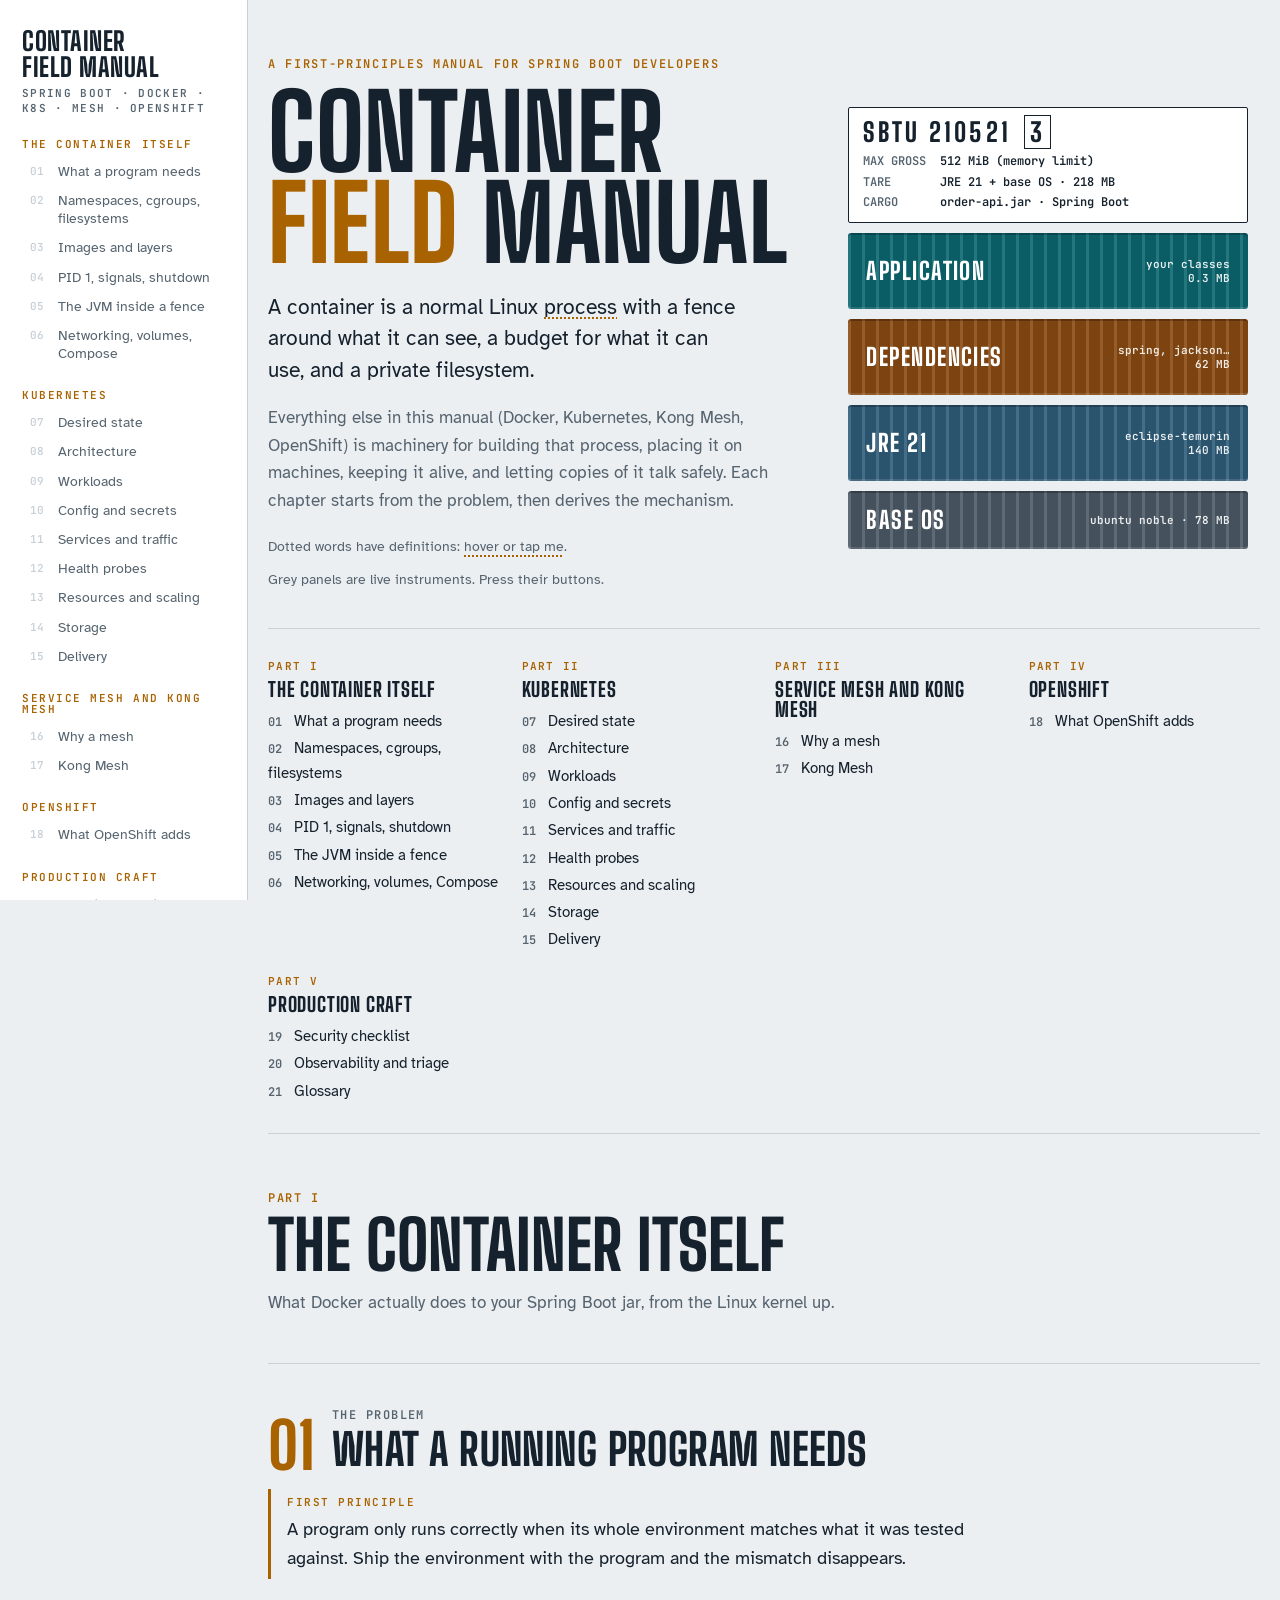
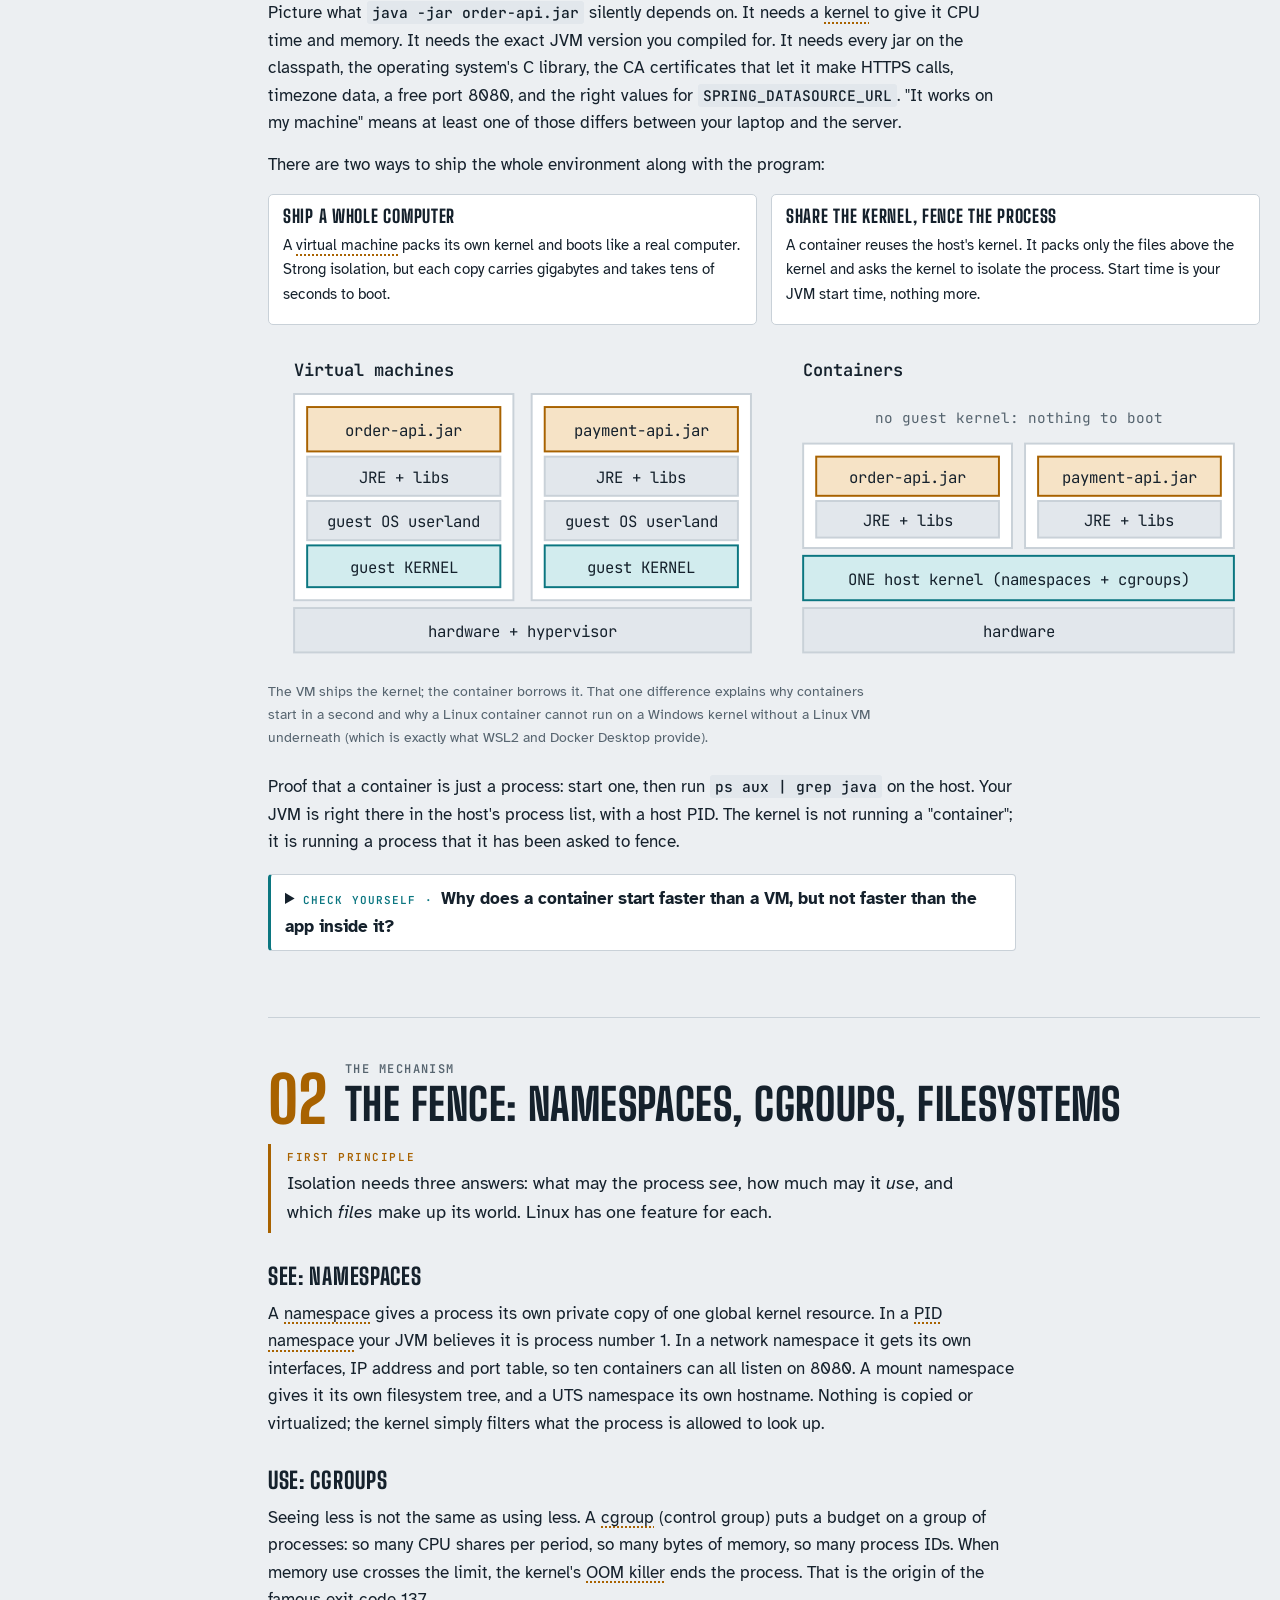
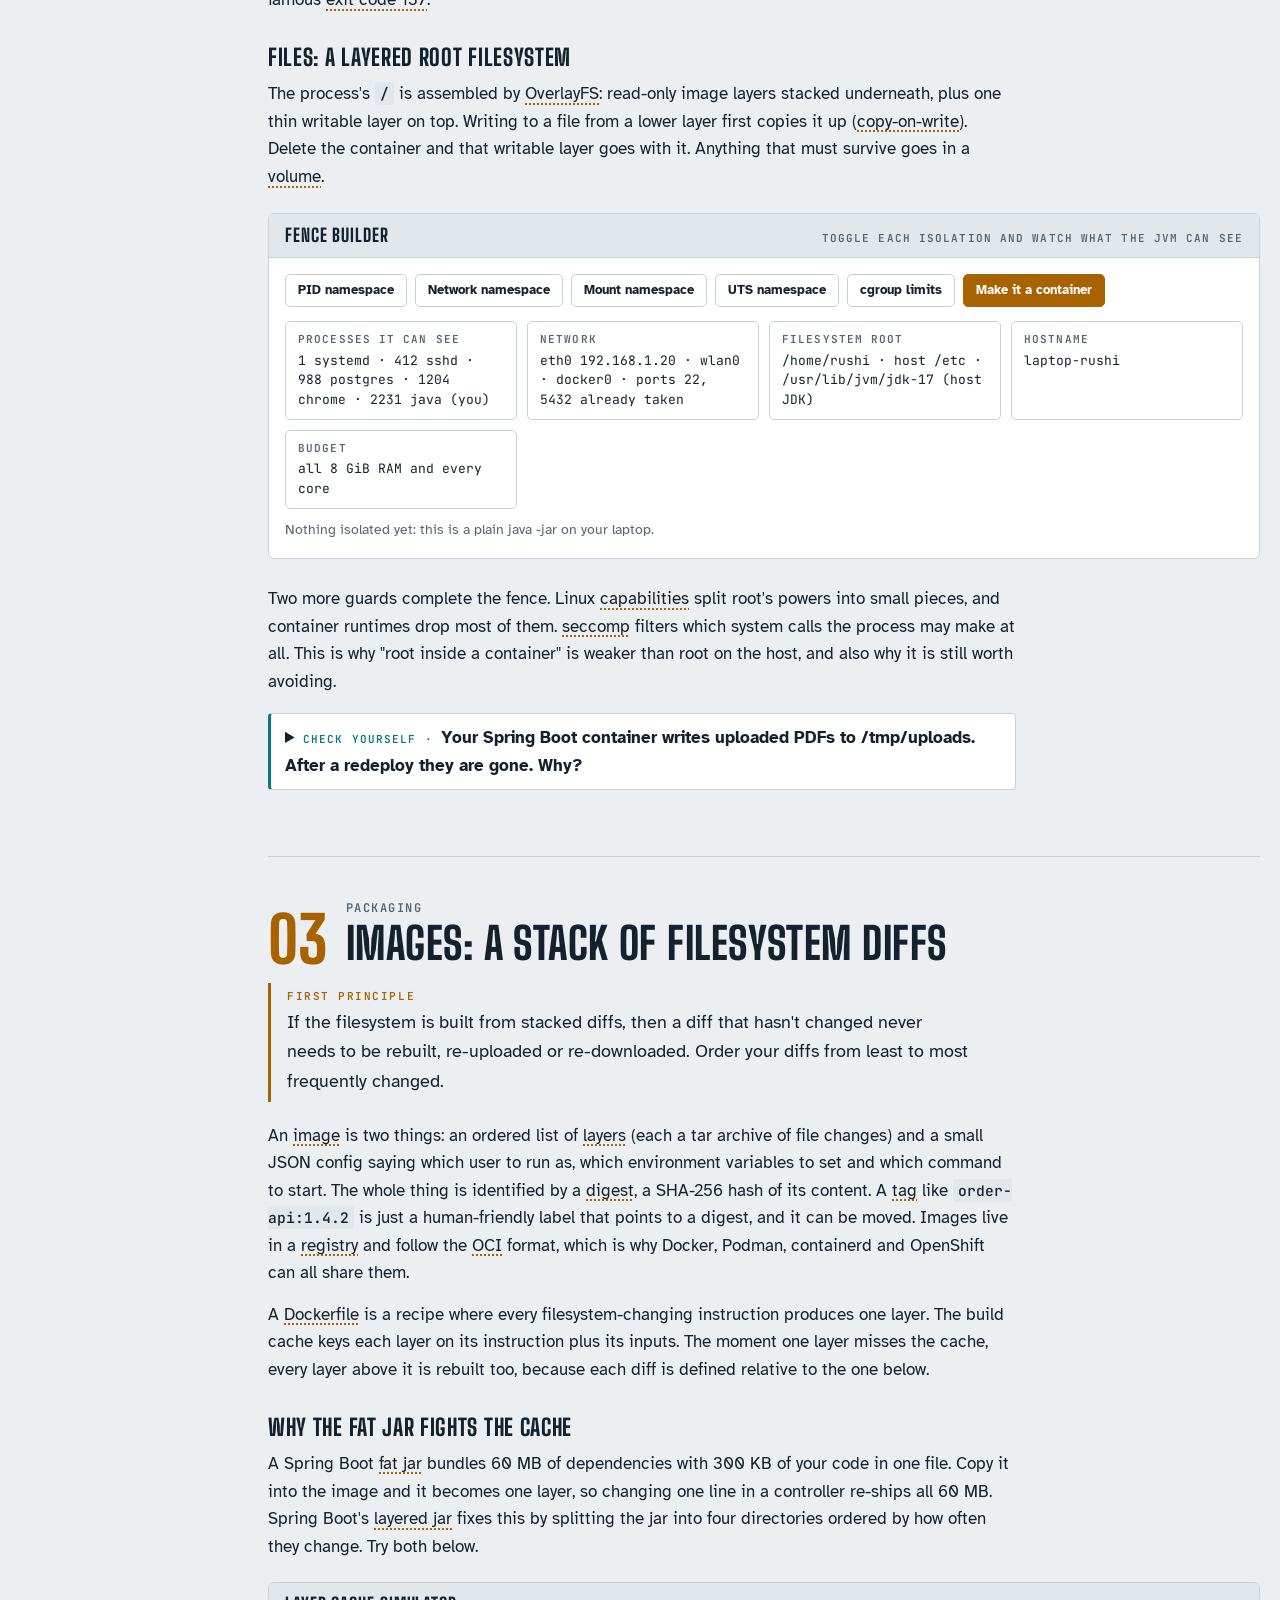
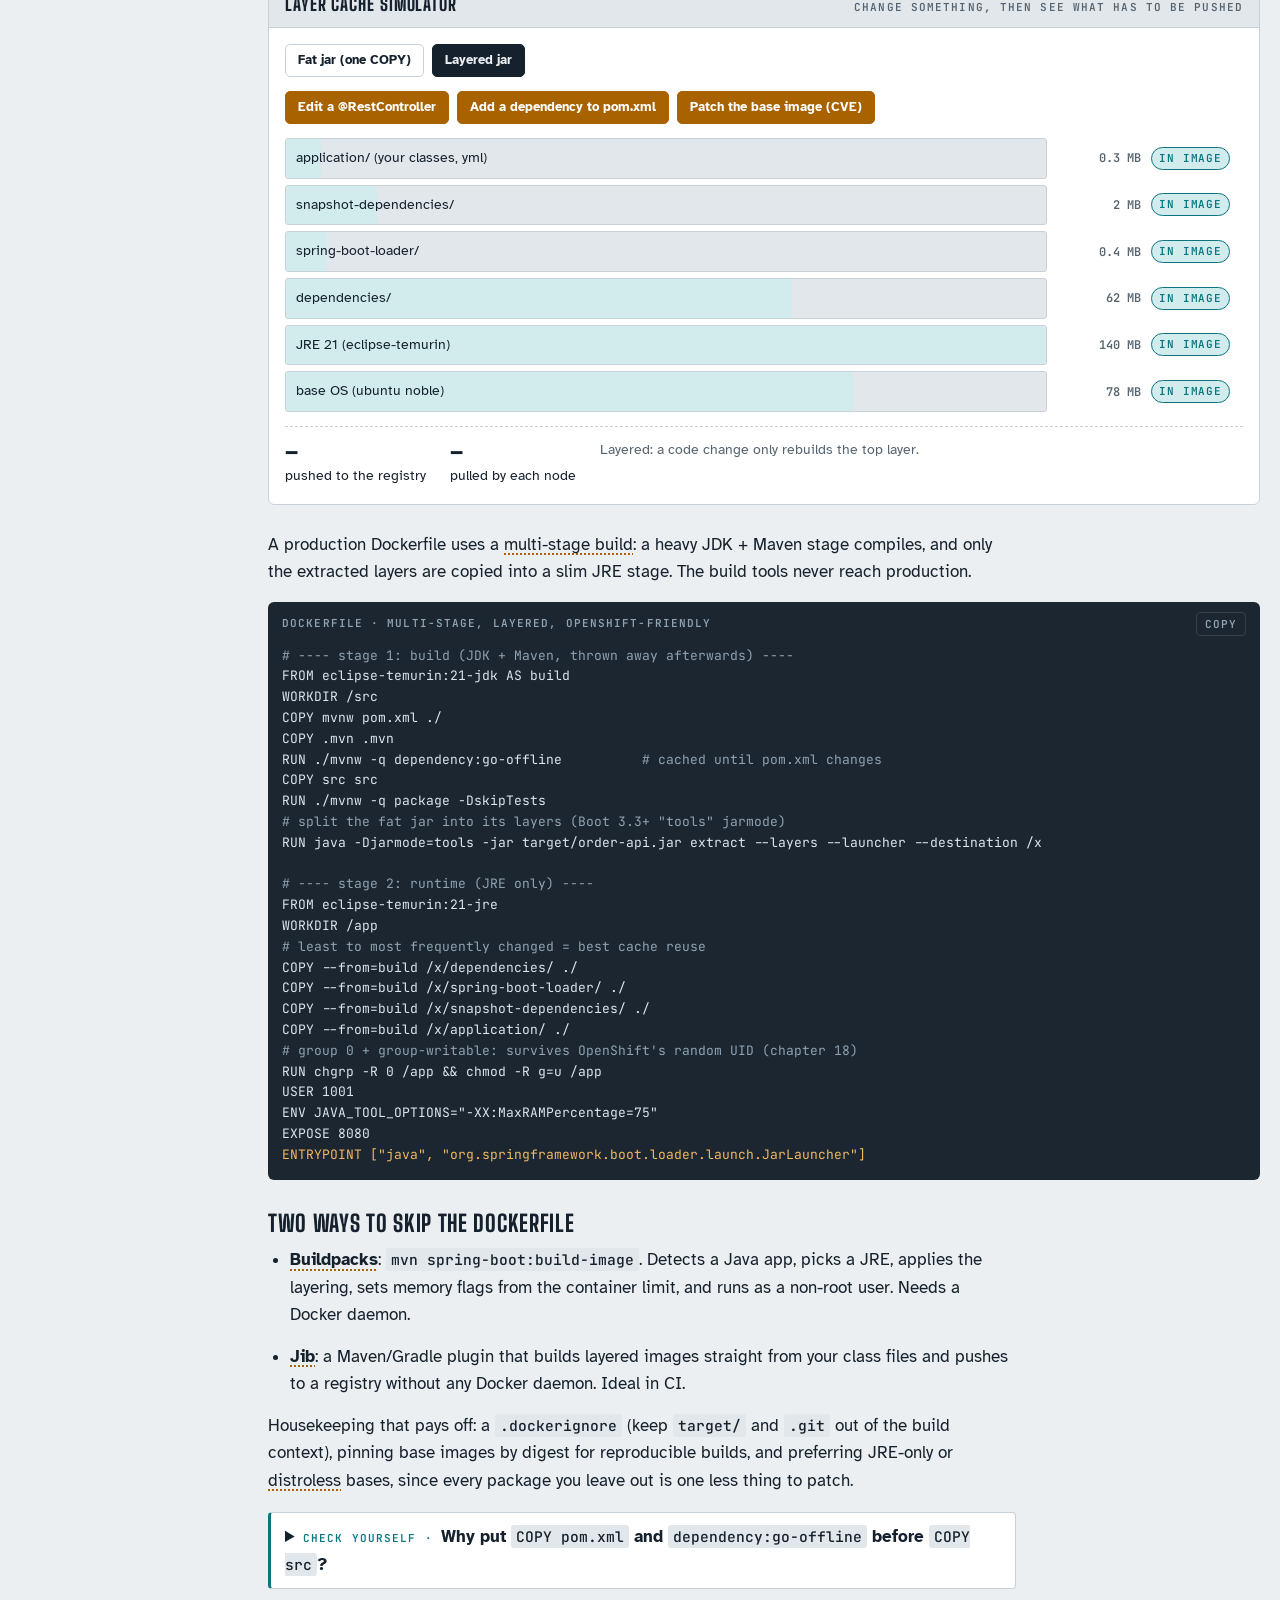
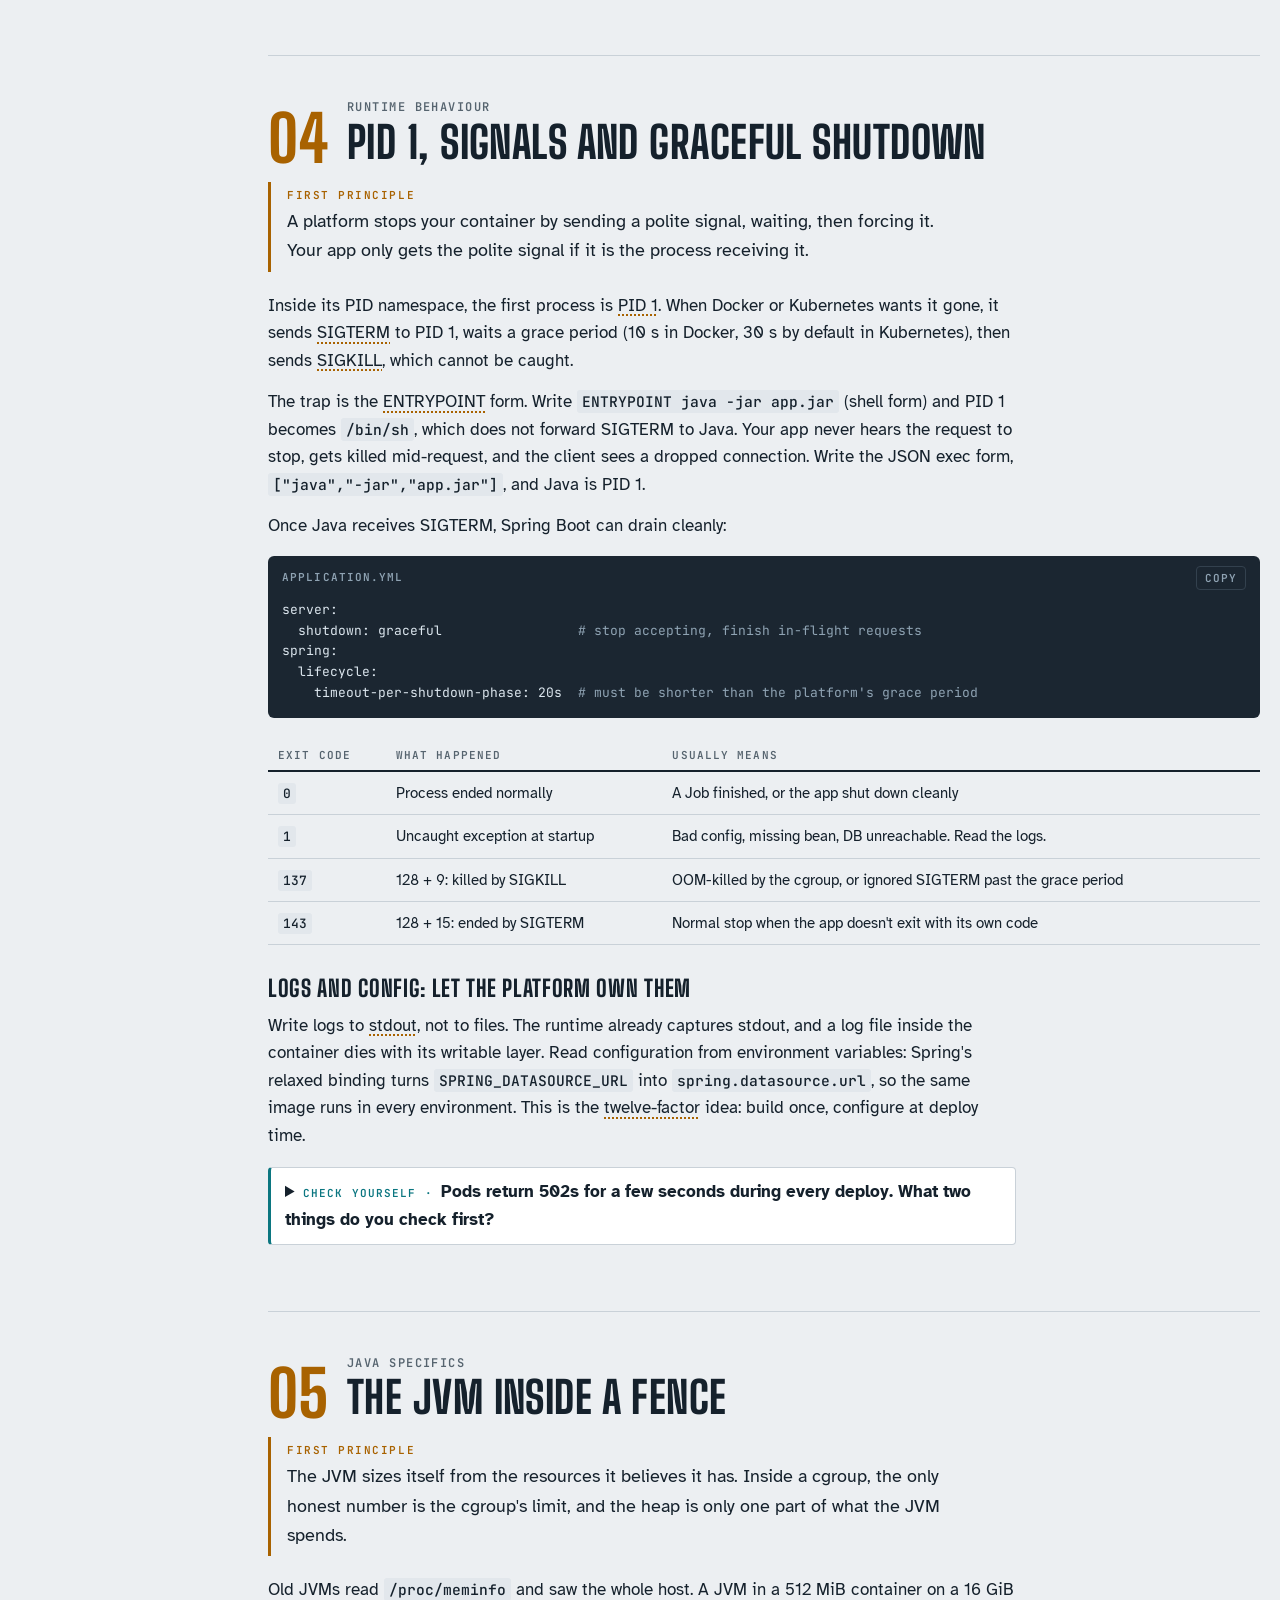
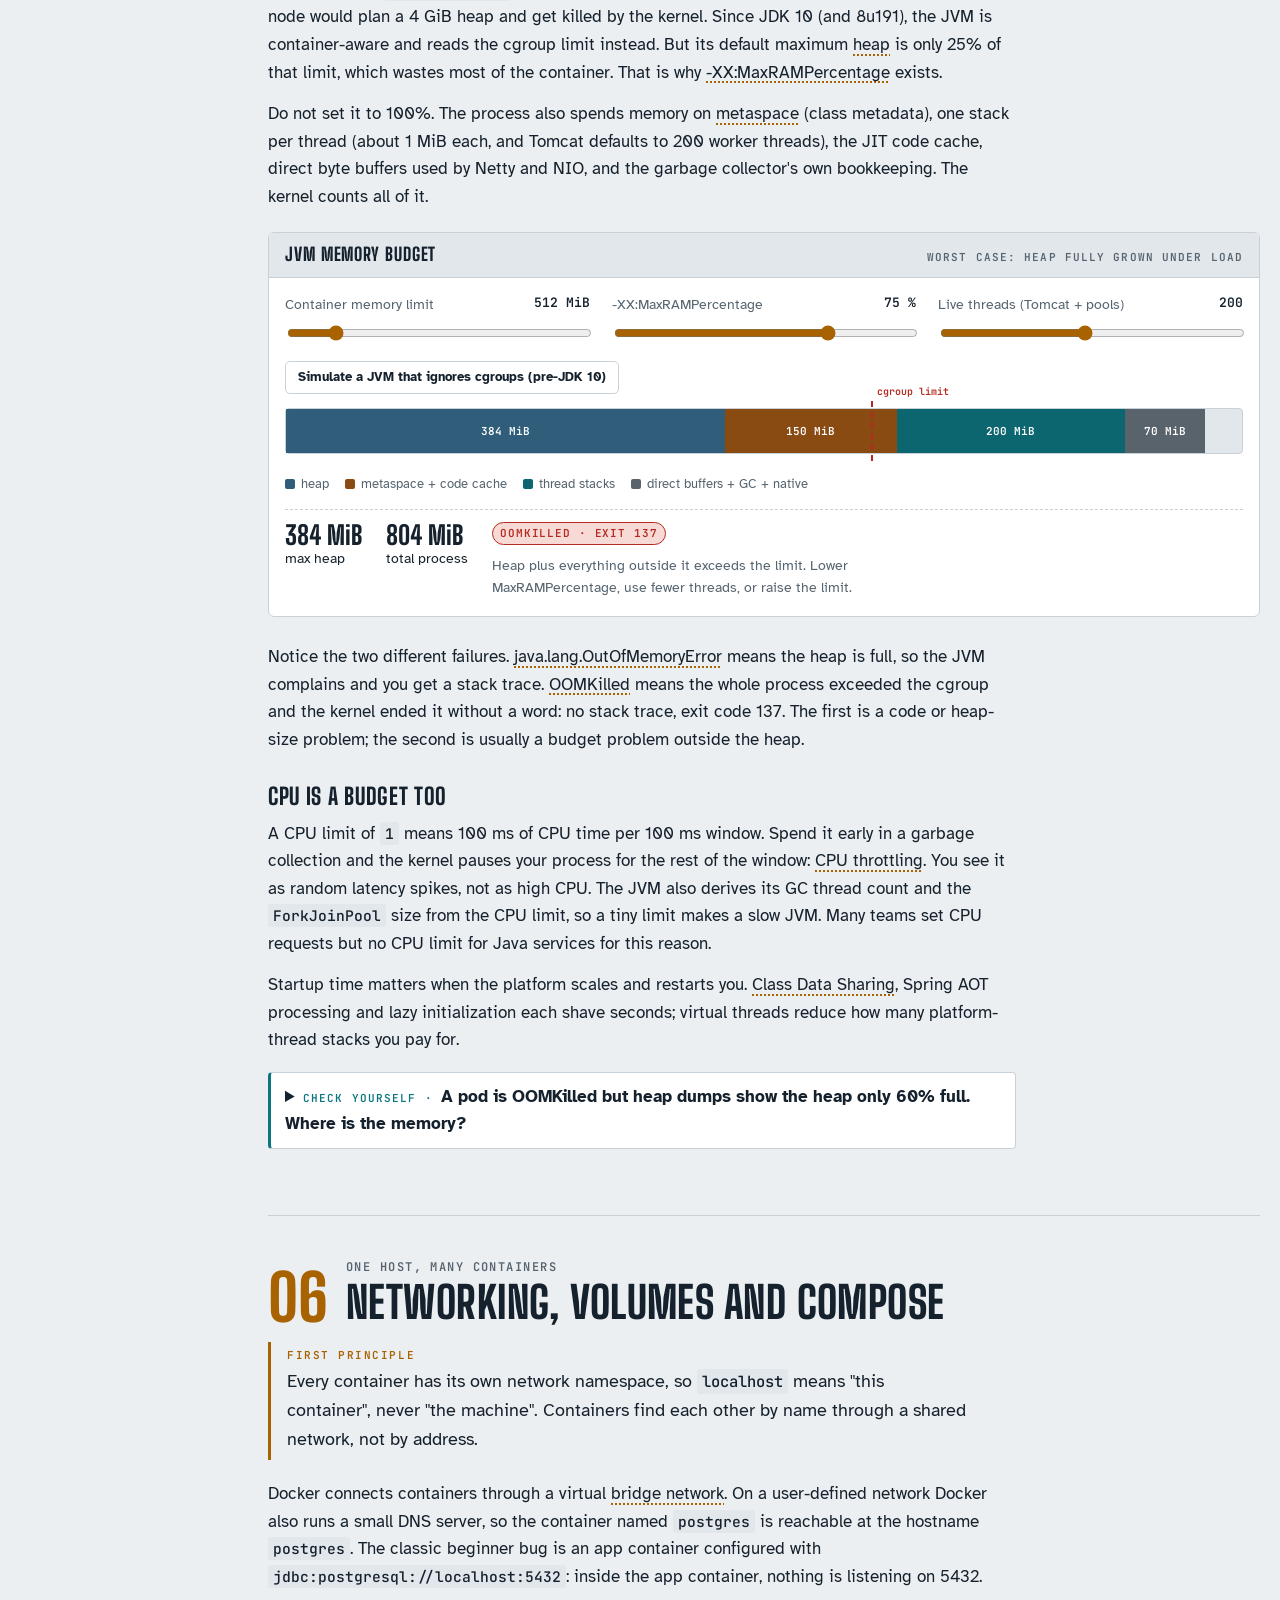
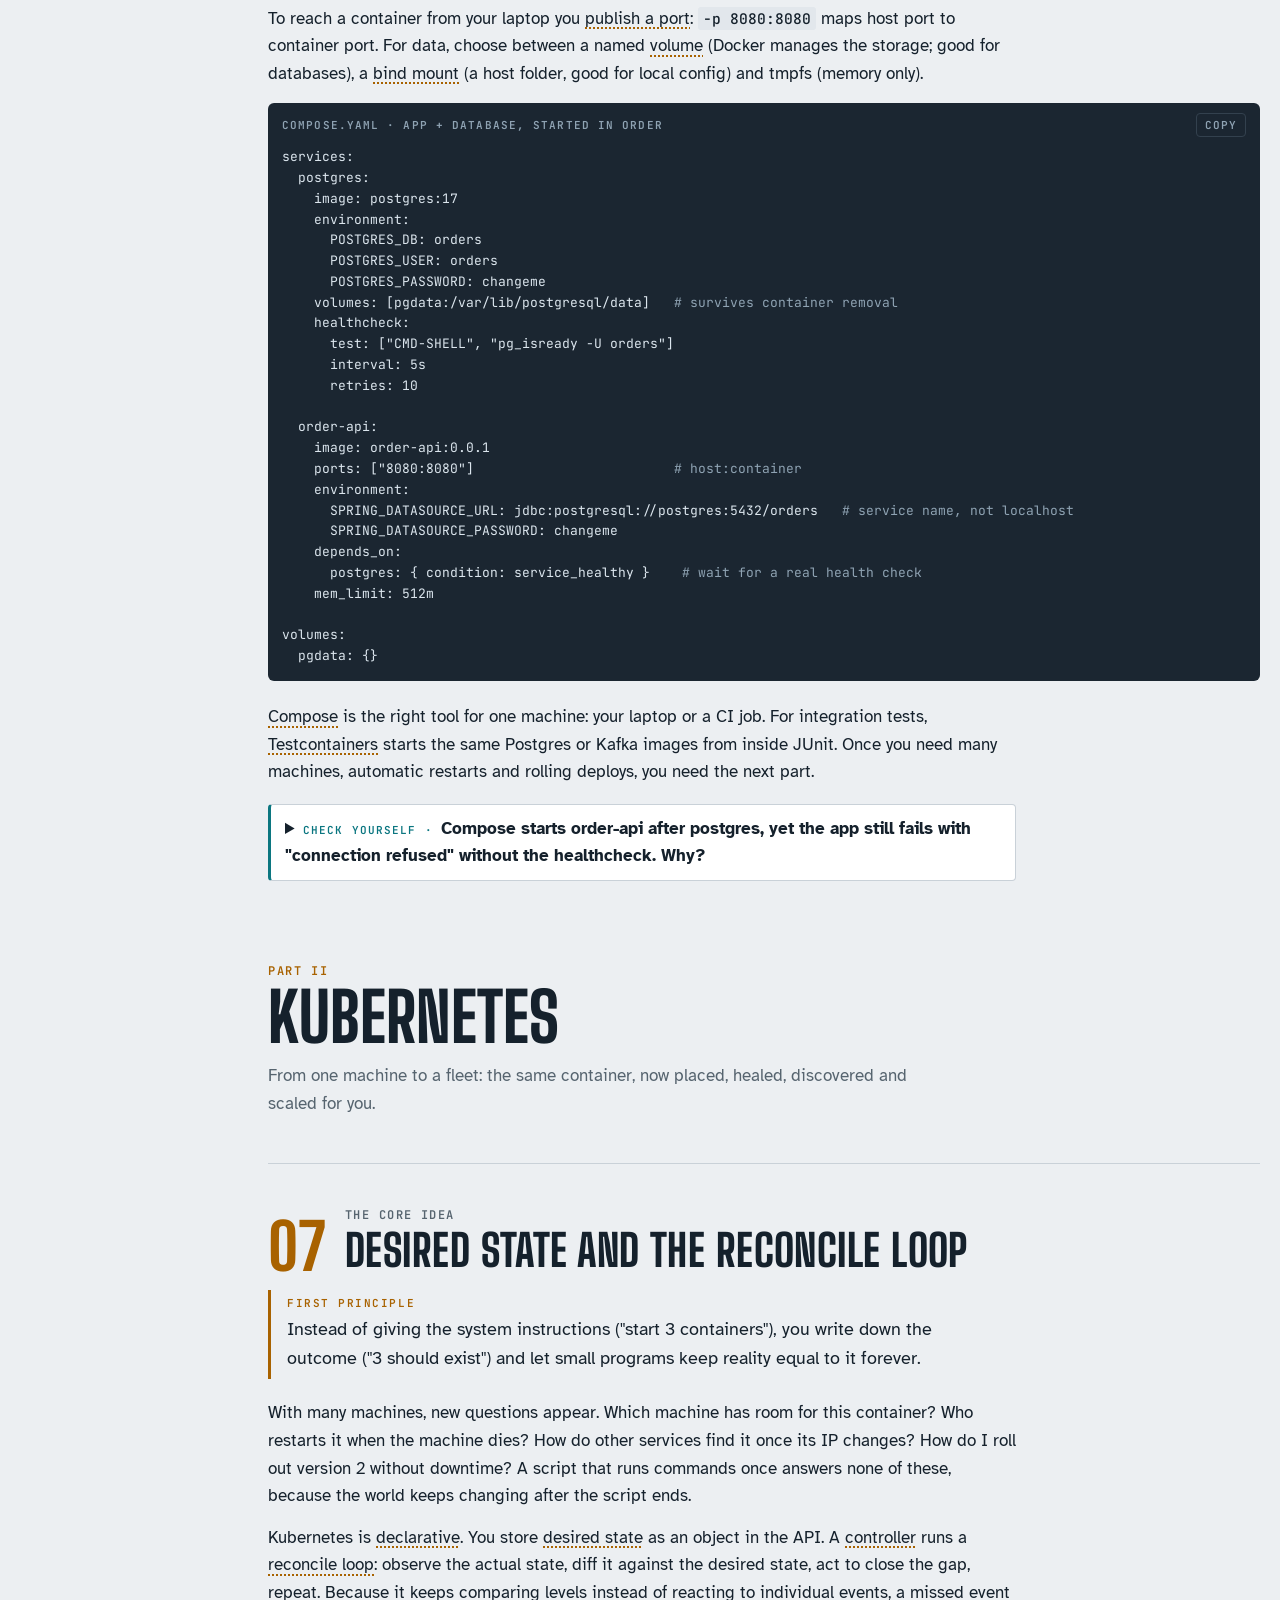
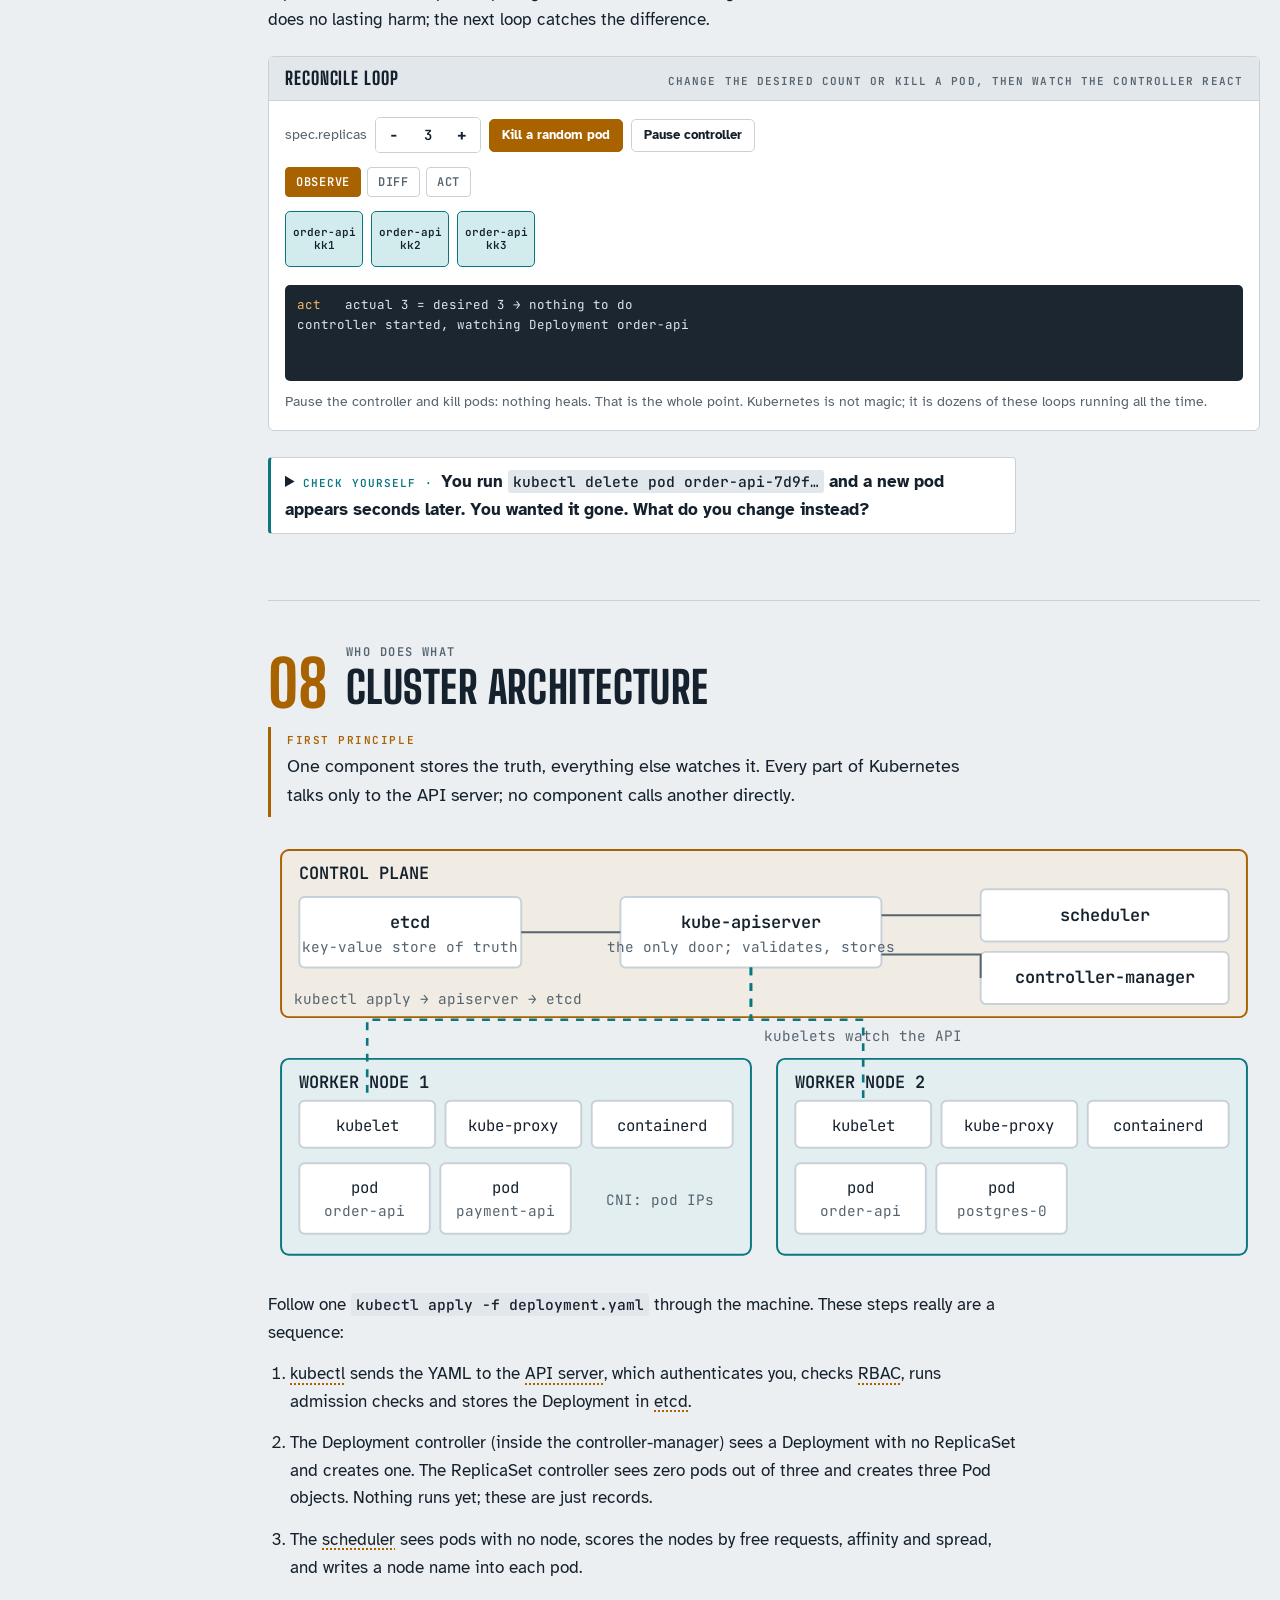
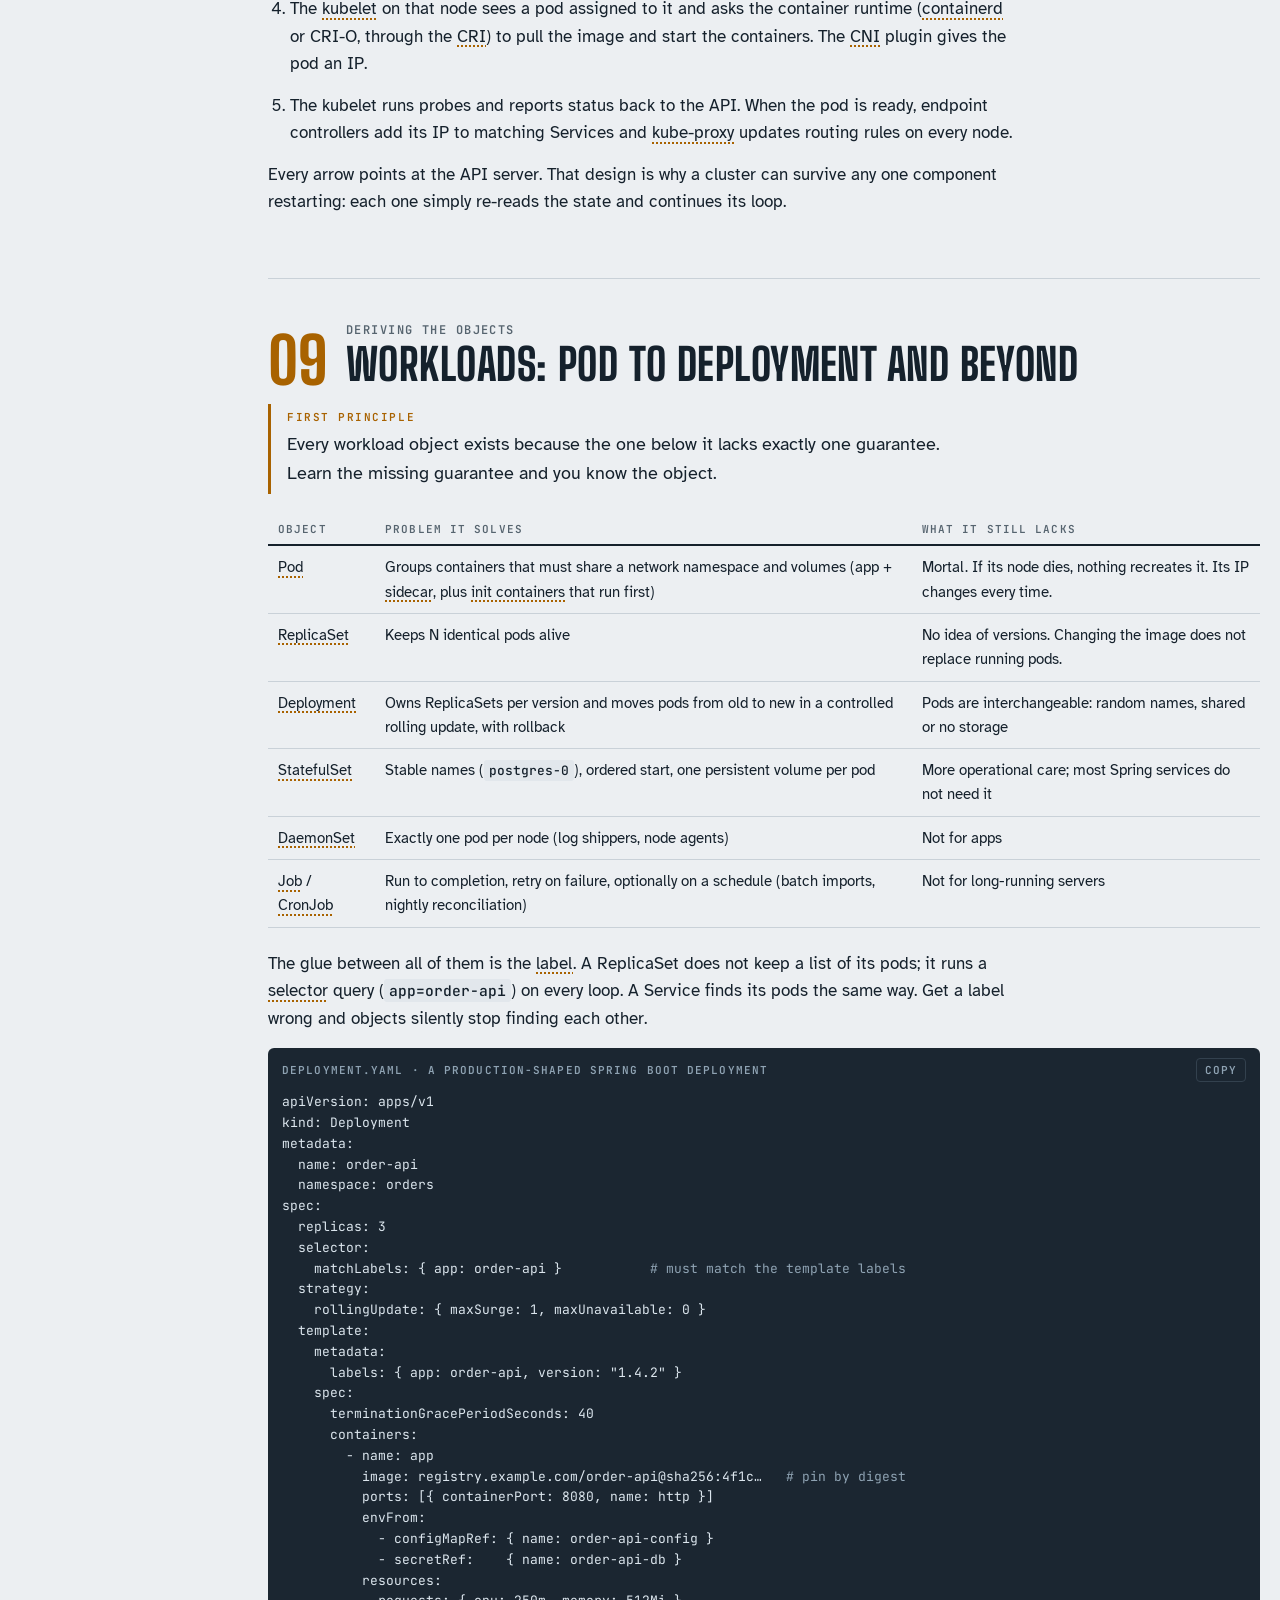
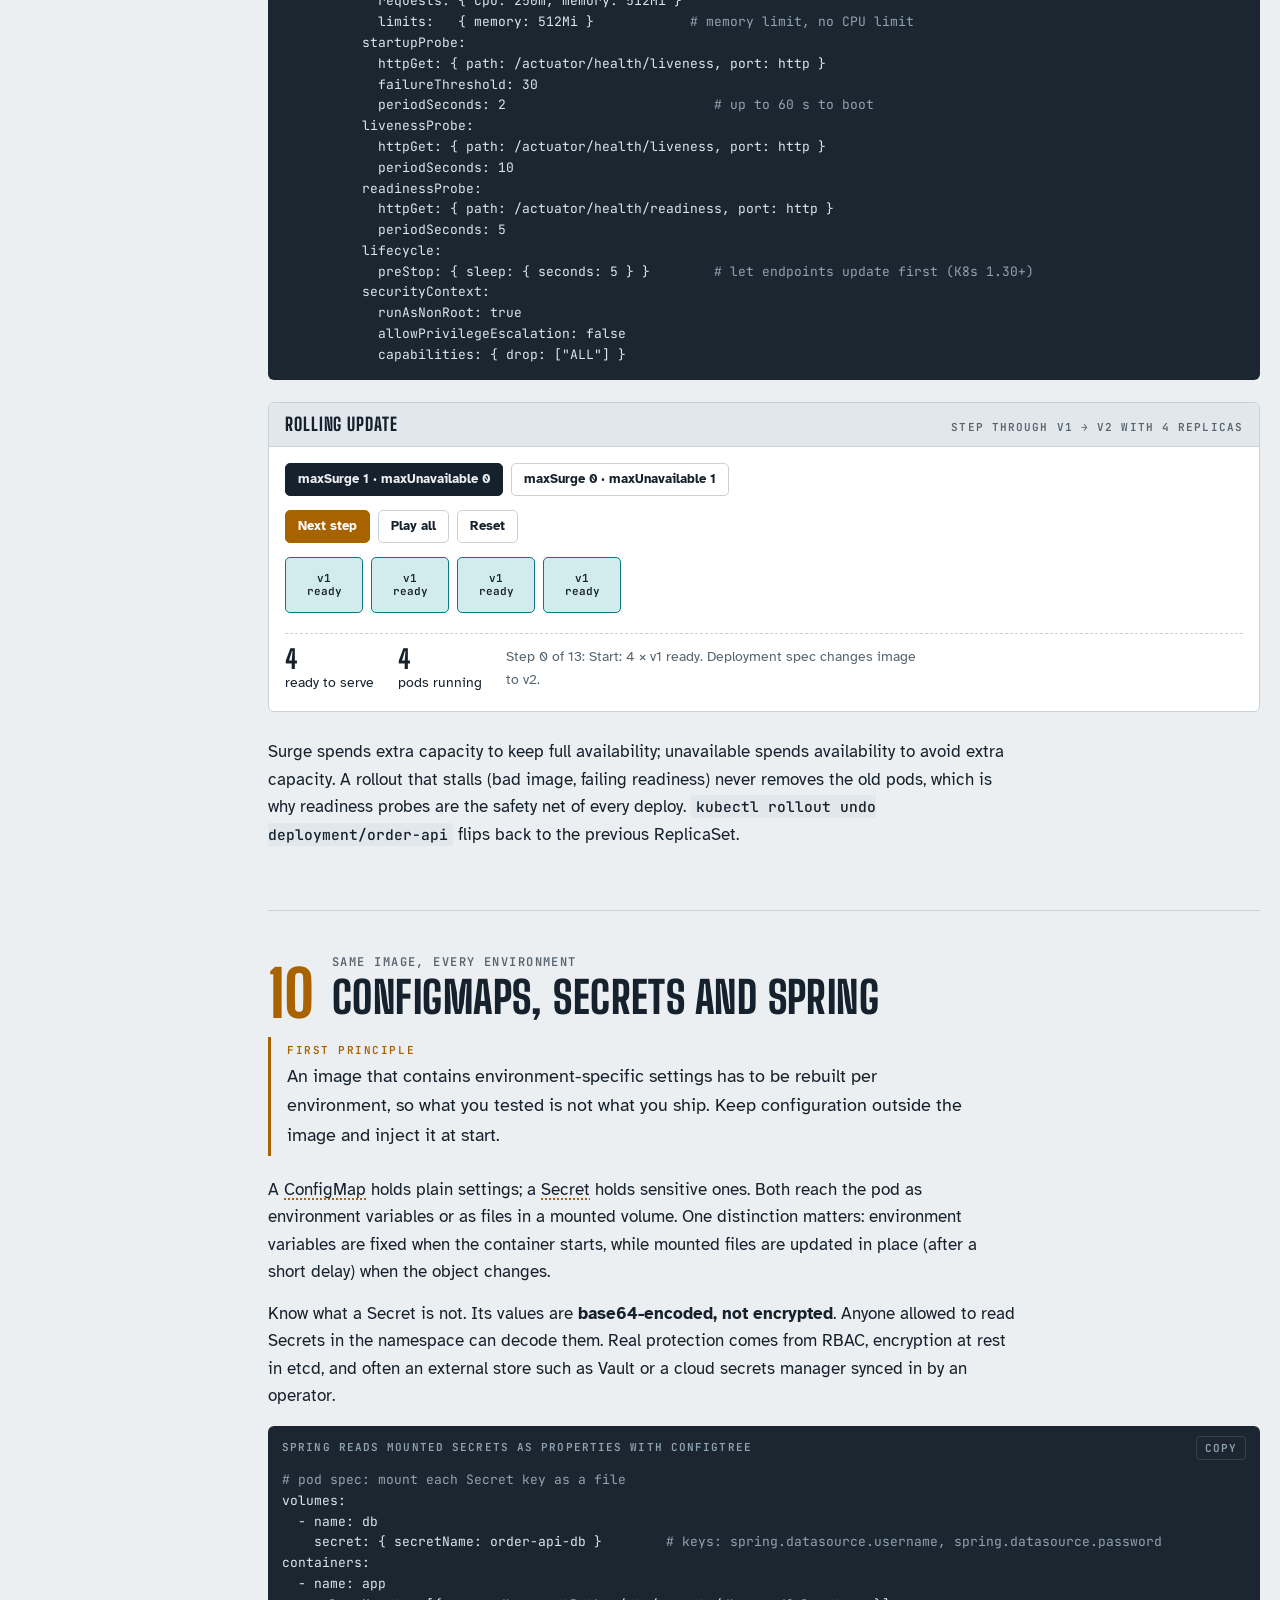
<file: learning-hub/topics/kubernates_guide.html>
<!doctype html><html><head><meta charset=utf8><meta name=viewport content="width=device-width,initial-scale=1,viewport-fit=cover"><style>:root{color-scheme:light;box-sizing:border-box;padding-top:env(safe-area-inset-top,0px);padding-bottom:env(safe-area-inset-bottom,0px)}html{scroll-padding-top:env(safe-area-inset-top,0px)}body{margin:0;padding:0;font:14px -apple-system,BlinkMacSystemFont,sans-serif;background:#fff;color:#000}img{max-width:100%}[hidden]:not([hidden=until-found i]){display:none!important}</style></head><body>
<title>Container Field Manual</title>
<link rel="preconnect" href="https://fonts.googleapis.com">
<link rel="preconnect" href="https://fonts.gstatic.com" crossorigin>
<link rel="stylesheet" href="https://fonts.googleapis.com/css2?family=Big+Shoulders+Display:wght@600;800&family=Atkinson+Hyperlegible:ital,wght@0,400;0,700;1,400&family=JetBrains+Mono:wght@400;600&display=swap">
<style>
/* Layout: a port-yard field manual. Fixed chapter rail on wide screens, one reading column (~68ch),
   interactive "yard instruments" break out to a wider measure. Container-door stencil type for headings. */
:root{
  --bg:#ECEFF2; --surface:#FFFFFF; --sunk:#E2E7EC; --ink:#15212C; --muted:#56646F; --line:#C9D1D8;
  --accent:#A86200; --accent-soft:#F6E3C6; --net:#0B7680; --net-soft:#D2ECEE;
  --ok:#2B7A4B; --ok-soft:#D7EFE0; --bad:#B42A20; --bad-soft:#F7DAD6; --warn:#946200;
  --code-bg:#1B2631; --code-ink:#DCE6EE; --code-dim:#8FA3B3;
  --display:"Big Shoulders Display","Arial Narrow","Roboto Condensed",Impact,sans-serif;
  --body:"Atkinson Hyperlegible",ui-sans-serif,system-ui,"Segoe UI",sans-serif;
  --mono:"JetBrains Mono",ui-monospace,"SFMono-Regular",Consolas,monospace;
  --rail:248px;
}
@media (prefers-color-scheme: dark){:root:not([data-theme="light"]){
  --bg:#0E151C; --surface:#16212B; --sunk:#111A22; --ink:#E2E9EF; --muted:#94A3B0; --line:#2A3946;
  --accent:#F0A43C; --accent-soft:#3A2A12; --net:#4CC4CC; --net-soft:#12343A;
  --ok:#62C98E; --ok-soft:#163626; --bad:#F27A70; --bad-soft:#3C1A17; --warn:#E9B949;
  --code-bg:#0A1016; --code-ink:#DCE6EE; --code-dim:#7F93A3; color-scheme:dark}}
:root[data-theme="dark"]{
  --bg:#0E151C; --surface:#16212B; --sunk:#111A22; --ink:#E2E9EF; --muted:#94A3B0; --line:#2A3946;
  --accent:#F0A43C; --accent-soft:#3A2A12; --net:#4CC4CC; --net-soft:#12343A;
  --ok:#62C98E; --ok-soft:#163626; --bad:#F27A70; --bad-soft:#3C1A17; --warn:#E9B949;
  --code-bg:#0A1016; --code-ink:#DCE6EE; --code-dim:#7F93A3; color-scheme:dark}

*{box-sizing:border-box}
html{scroll-behavior:smooth;scroll-padding-top:24px}
body{background:var(--bg);color:var(--ink);font:17px/1.62 var(--body);margin:0}
a{color:var(--net)}
:focus-visible{outline:2px solid var(--accent);outline-offset:2px;border-radius:3px}

/* rail */
.rail{display:none}
@media (min-width:1100px){
  .rail{display:block;position:fixed;top:env(safe-area-inset-top,0px);left:0;bottom:0;width:var(--rail);
    overflow-y:auto;padding:28px 18px 40px 22px;border-right:1px solid var(--line);background:var(--surface)}
  .wrap{margin-left:var(--rail)}
}
.rail .brand{font:800 26px/1 var(--display);letter-spacing:.02em;text-transform:uppercase;margin:0 0 4px}
.rail .brand small{display:block;font:600 11px/1.4 var(--mono);letter-spacing:.12em;color:var(--muted);margin-top:6px}
.rail h4{font:600 11px/1 var(--mono);letter-spacing:.14em;text-transform:uppercase;color:var(--accent);margin:22px 0 8px}
.rail ol{list-style:none;margin:0;padding:0;display:grid;gap:1px}
.rail a{display:flex;gap:8px;text-decoration:none;color:var(--muted);font-size:14px;line-height:1.3;padding:5px 8px;border-radius:4px}
.rail a span{font:600 11px/1.6 var(--mono);color:var(--line);min-width:20px}
.rail a:hover{color:var(--ink);background:var(--sunk)}
.rail a.on{color:var(--ink);background:var(--accent-soft)}
.rail a.on span{color:var(--accent)}
.progress{position:fixed;top:env(safe-area-inset-top,0px);left:0;right:0;height:3px;z-index:30;pointer-events:none}
.progress i{display:block;height:100%;width:0;background:var(--accent);transition:width .15s linear}

.wrap{padding-inline:20px}
main{max-width:1060px;margin:0 auto;padding-block:0 80px}

/* hero */
.hero{display:grid;grid-template-columns:minmax(0,1.25fr) minmax(0,1fr);gap:40px;align-items:center;padding-block:56px 36px;border-bottom:1px solid var(--line)}
@media (max-width:820px){.hero{grid-template-columns:1fr;gap:28px;padding-top:36px}}
.eyebrow{font:600 12px/1.4 var(--mono);letter-spacing:.14em;text-transform:uppercase;color:var(--accent);margin:0 0 14px}
.hero h1{font:800 clamp(52px,9vw,104px)/.88 var(--display);text-transform:uppercase;letter-spacing:.005em;margin:0 0 22px;text-wrap:balance}
.hero h1 em{font-style:normal;color:var(--accent)}
.thesis{font-size:21px;line-height:1.5;max-width:34ch;margin:0 0 18px}
.hero p.sub{color:var(--muted);max-width:52ch;margin:0}
.legend{display:flex;flex-wrap:wrap;gap:10px 18px;margin-top:22px;font-size:14px;color:var(--muted)}
.legend .t{cursor:help}

/* hero container stack */
.stack{position:relative;display:grid;gap:10px;justify-items:center;padding:8px 0 0}
.box{position:relative;width:min(100%,400px);height:76px;border-radius:3px;color:#fff;display:flex;align-items:center;justify-content:space-between;padding:0 18px;
  background:repeating-linear-gradient(90deg,rgba(255,255,255,.10) 0 3px,rgba(0,0,0,.10) 3px 14px),var(--c);box-shadow:0 2px 0 rgba(0,0,0,.25) inset, 0 -2px 0 rgba(255,255,255,.12) inset;
  animation:drop .9s cubic-bezier(.2,.8,.2,1) both}
.box b{font:800 24px/1 var(--display);letter-spacing:.06em;text-transform:uppercase}
.box code{font:600 11px/1.3 var(--mono);opacity:.9;text-align:right;color:#fff;background:none;padding:0}
.box.b1{--c:#2F5D7A;animation-delay:.05s}.box.b2{--c:#8A4B12;animation-delay:.22s}.box.b3{--c:#0B6670;animation-delay:.4s}
.box.b0{--c:#4C5A66;height:58px;animation-delay:.58s}
@keyframes drop{from{transform:translateY(-36px)}to{transform:none}}
.plate{width:min(100%,400px);border:1.5px solid var(--ink);border-radius:2px;padding:10px 14px;font:600 12px/1.55 var(--mono);display:grid;grid-template-columns:auto 1fr;gap:2px 14px;background:var(--surface)}
.plate .k{color:var(--muted)}
.plate .cid{grid-column:1/-1;font:800 26px/1.1 var(--display);letter-spacing:.12em;margin-bottom:4px}
.plate .cid i{font-style:normal;border:1.5px solid var(--ink);padding:0 5px;margin-left:4px}

/* TOC block (for all widths) */
.toc{display:grid;grid-template-columns:repeat(auto-fit,minmax(230px,1fr));gap:22px;padding-block:30px;border-bottom:1px solid var(--line)}
.toc h3{font:800 20px/1 var(--display);text-transform:uppercase;letter-spacing:.04em;margin:0 0 10px}
.toc h3 small{display:block;font:600 11px/1.3 var(--mono);letter-spacing:.12em;color:var(--accent);margin-bottom:6px}
.toc ol{margin:0;padding-left:0;list-style:none;display:grid;gap:3px;font-size:15px}
.toc li span{font:600 12px var(--mono);color:var(--muted);display:inline-block;width:26px}
.toc a{color:var(--ink);text-decoration:none;border-bottom:1px solid transparent}
.toc a:hover{border-color:var(--accent)}

/* parts and chapters */
.part{padding-block:56px 6px}
.part .eyebrow{margin-bottom:6px}
.part h2.partname{font:800 clamp(40px,6vw,68px)/.95 var(--display);text-transform:uppercase;margin:0;text-wrap:balance}
.part p.lede{color:var(--muted);max-width:62ch;margin:12px 0 0}
section.ch{padding-block:44px 8px;border-top:1px solid var(--line);margin-top:40px}
.ch header{display:grid;grid-template-columns:auto minmax(0,1fr);gap:4px 18px;align-items:end;margin-bottom:18px}
.ch .num{font:800 64px/.8 var(--display);color:var(--accent);grid-row:span 2}
.ch .kicker{font:600 12px/1.3 var(--mono);letter-spacing:.12em;text-transform:uppercase;color:var(--muted)}
.ch h2{font:800 clamp(30px,4.4vw,44px)/1 var(--display);text-transform:uppercase;letter-spacing:.01em;margin:0;text-wrap:balance}
.prose{max-width:68ch}
.prose p,.prose li{margin:0 0 14px}
.prose ul,.prose ol{padding-left:22px;margin:0 0 14px}
.prose h3{font:800 23px/1.15 var(--display);text-transform:uppercase;letter-spacing:.03em;margin:30px 0 10px;text-wrap:balance}
.prose strong{font-weight:700}
.first{border-left:3px solid var(--accent);padding:6px 0 6px 16px;margin:6px 0 20px;max-width:64ch}
.first .lbl{display:block;font:600 11px/1.4 var(--mono);letter-spacing:.14em;text-transform:uppercase;color:var(--accent);margin-bottom:4px}
.first p{margin:0;font-size:18px}
code{font:500 .86em/1 var(--mono);background:var(--sunk);padding:2px 5px;border-radius:3px}

/* glossary term */
.t{text-decoration:underline dotted;text-decoration-color:var(--accent);text-decoration-thickness:2px;text-underline-offset:4px;cursor:help;border-radius:2px}
.t:hover,.t.on{background:var(--accent-soft)}
#pop{position:absolute;z-index:50;max-width:min(340px,calc(100vw - 32px));background:var(--surface);color:var(--ink);border:1px solid var(--line);border-top:3px solid var(--accent);
  border-radius:4px;padding:12px 14px 12px;box-shadow:0 12px 32px rgba(0,0,0,.22);font-size:15px;line-height:1.5}
#pop b{display:block;font:800 19px/1.1 var(--display);text-transform:uppercase;letter-spacing:.03em;margin-bottom:5px}
#pop .why{display:block;margin-top:8px;padding-top:8px;border-top:1px dashed var(--line);color:var(--muted);font-size:14px}
#pop .why::before{content:"Why it exists · ";font:600 11px var(--mono);letter-spacing:.08em;text-transform:uppercase;color:var(--accent)}

/* code */
.code{position:relative;margin:16px 0 22px;max-width:100%}
.code .cap{display:flex;justify-content:space-between;align-items:center;gap:10px;background:var(--code-bg);color:var(--code-dim);font:600 11px/1 var(--mono);letter-spacing:.1em;text-transform:uppercase;padding:10px 14px 0;border-radius:6px 6px 0 0}
.code pre{margin:0;background:var(--code-bg);color:var(--code-ink);font:13px/1.6 var(--mono);padding:10px 14px 14px;border-radius:0 0 6px 6px;overflow-x:auto;tab-size:2}
.code pre .c{color:var(--code-dim)}
.code pre .h{color:#F4B860}
.copy{font:600 11px var(--mono);letter-spacing:.08em;text-transform:uppercase;color:var(--code-dim);background:transparent;border:1px solid #33414e;border-radius:4px;padding:4px 8px;cursor:pointer}
.copy:hover{color:#fff;border-color:#5b6b78}

/* tables */
.tbl{overflow-x:auto;margin:14px 0 22px;max-width:100%}
table{border-collapse:collapse;width:100%;font-size:15px;min-width:560px}
th{font:600 11px/1.3 var(--mono);letter-spacing:.1em;text-transform:uppercase;color:var(--muted);text-align:left;padding:8px 10px;border-bottom:2px solid var(--ink)}
td{padding:9px 10px;border-bottom:1px solid var(--line);vertical-align:top}
td code{white-space:nowrap}

/* instruments (interactive widgets) */
.inst{background:var(--surface);border:1px solid var(--line);border-radius:6px;margin:22px 0 26px;overflow:hidden}
.inst .bar{display:flex;flex-wrap:wrap;gap:8px 16px;justify-content:space-between;align-items:baseline;padding:12px 16px;border-bottom:1px solid var(--line);background:var(--sunk)}
.inst .bar b{font:800 18px/1.1 var(--display);text-transform:uppercase;letter-spacing:.05em}
.inst .bar span{font:600 11px/1.3 var(--mono);letter-spacing:.1em;text-transform:uppercase;color:var(--muted)}
.inst .body{padding:16px}
.ctrls{display:flex;flex-wrap:wrap;gap:8px;margin-bottom:14px}
button.btn{font:600 13px/1 var(--body);background:var(--surface);color:var(--ink);border:1.5px solid var(--line);border-radius:5px;padding:9px 12px;cursor:pointer}
button.btn:hover{border-color:var(--ink)}
button.btn[aria-pressed="true"]{background:var(--ink);color:var(--bg);border-color:var(--ink)}
button.btn.primary{background:var(--accent);border-color:var(--accent);color:#fff}
:root[data-theme="dark"] button.btn.primary{color:#1a1206}
@media (prefers-color-scheme: dark){:root:not([data-theme="light"]) button.btn.primary{color:#1a1206}}
.note{font-size:14px;color:var(--muted);margin:10px 0 0}
.pill{display:inline-block;font:600 11px/1 var(--mono);letter-spacing:.08em;text-transform:uppercase;padding:5px 7px;border-radius:999px;border:1px solid currentColor}
.pill.ok{color:var(--ok);background:var(--ok-soft)}.pill.bad{color:var(--bad);background:var(--bad-soft)}.pill.warn{color:var(--warn);background:var(--accent-soft)}.pill.net{color:var(--net);background:var(--net-soft)}

/* ns widget */
.ns-grid{display:grid;grid-template-columns:repeat(auto-fit,minmax(210px,1fr));gap:10px}
.ns-cell{border:1px solid var(--line);border-radius:5px;padding:10px 12px;min-width:0;transition:background .3s,border-color .3s}
.ns-cell h5{margin:0 0 4px;font:600 11px/1.3 var(--mono);letter-spacing:.1em;text-transform:uppercase;color:var(--muted)}
.ns-cell p{margin:0;font:13px/1.5 var(--mono)}
.ns-cell.iso{border-color:var(--net);background:var(--net-soft)}

/* layers */
.layers{display:grid;gap:6px}
.layer{display:grid;grid-template-columns:minmax(0,1fr) 84px 92px;gap:10px;align-items:center;font-size:14px}
.layer .lb{position:relative;border-radius:3px;padding:8px 10px;background:var(--sunk);border:1px solid var(--line);overflow:hidden;min-width:0}
.layer .lb i{position:absolute;left:0;top:0;bottom:0;background:var(--net-soft);transition:width .5s}
.layer .lb span{position:relative}
.layer .sz{font:600 12px var(--mono);text-align:right;font-variant-numeric:tabular-nums;color:var(--muted)}
.layer.re .lb{border-color:var(--accent);animation:flash .7s}
.layer.re .lb i{background:var(--accent-soft)}
@keyframes flash{0%{background:var(--accent)}100%{background:var(--sunk)}}
.readout{display:flex;flex-wrap:wrap;gap:8px 24px;margin-top:14px;padding-top:12px;border-top:1px dashed var(--line);font-size:14px}
.readout b{font:800 26px/1 var(--display);display:block;font-variant-numeric:tabular-nums}

/* jvm */
.sliders{display:grid;grid-template-columns:repeat(auto-fit,minmax(220px,1fr));gap:14px 22px;margin-bottom:18px}
.sliders label{display:grid;gap:6px;font-size:14px}
.sliders label span{display:flex;justify-content:space-between;color:var(--muted)}
.sliders label output{font:600 13px var(--mono);color:var(--ink)}
input[type=range]{width:100%;accent-color:var(--accent)}
.mem{position:relative;height:46px;border-radius:4px;background:var(--sunk);border:1px solid var(--line);display:flex;overflow:visible}
.mem div{height:100%;transition:width .35s;display:flex;align-items:center;justify-content:center;font:600 11px var(--mono);color:#fff;overflow:hidden;white-space:nowrap}
.mem .hp{background:#2F5D7A}.mem .ms{background:#8A4B12}.mem .th{background:#0B6670}.mem .ot{background:#59636c}
.mem .lim{position:absolute;top:-8px;bottom:-8px;width:0;border-left:2.5px dashed var(--bad);transition:left .35s}
.mem .lim::after{content:"cgroup limit";position:absolute;top:-16px;left:4px;font:600 10px var(--mono);color:var(--bad);white-space:nowrap}
.memkey{display:flex;flex-wrap:wrap;gap:6px 16px;margin-top:20px;font-size:13px;color:var(--muted)}
.memkey i{display:inline-block;width:10px;height:10px;border-radius:2px;margin-right:6px;vertical-align:-1px}

/* reconcile */
.loop{display:flex;flex-wrap:wrap;gap:6px;margin-bottom:14px}
.loop span{font:600 12px var(--mono);letter-spacing:.06em;text-transform:uppercase;padding:6px 10px;border-radius:4px;border:1px solid var(--line);color:var(--muted);transition:all .2s}
.loop span.on{background:var(--accent);border-color:var(--accent);color:#fff}
.pods{display:flex;flex-wrap:wrap;gap:8px;min-height:62px;margin-bottom:12px}
.pod{width:78px;height:56px;border-radius:5px;display:grid;place-items:center;text-align:center;font:600 11px/1.25 var(--mono);border:1.5px solid var(--net);background:var(--net-soft);color:var(--ink);transition:transform .3s,opacity .3s}
.pod.creating{border-style:dashed;opacity:.65}
.pod.terminating{border-color:var(--bad);background:var(--bad-soft);opacity:.6}
.pod.v2{border-color:var(--accent);background:var(--accent-soft)}
.pod.v2.creating{border-style:dashed}
.log{font:12.5px/1.6 var(--mono);background:var(--code-bg);color:var(--code-ink);border-radius:5px;padding:10px 12px;min-height:96px;overflow-x:auto}
.log div{white-space:pre}
.log .k{color:#F4B860}
.stepper{display:inline-flex;align-items:center;border:1.5px solid var(--line);border-radius:5px;overflow:hidden}
.stepper button{border:0;background:var(--surface);color:var(--ink);font:700 16px var(--mono);width:36px;height:34px;cursor:pointer}
.stepper output{font:600 14px var(--mono);padding:0 12px}

/* svg diagrams */
.fig{margin:20px 0 24px;overflow-x:auto;max-width:100%}
.fig svg{display:block;width:100%;height:auto;min-width:560px}
.fig figcaption{font-size:14px;color:var(--muted);margin-top:8px;max-width:68ch}
svg text{font-family:var(--mono)}
.s-box{fill:var(--surface);stroke:var(--line);stroke-width:1.5}
.s-sunk{fill:var(--sunk);stroke:var(--line);stroke-width:1.5}
.s-acc{fill:var(--accent-soft);stroke:var(--accent);stroke-width:1.5}
.s-net{fill:var(--net-soft);stroke:var(--net);stroke-width:1.5}
.s-t{fill:var(--ink);font-size:12px}
.s-m{fill:var(--muted);font-size:11px}
.s-h{fill:var(--ink);font-size:13px;font-weight:600}
.s-line{stroke:var(--muted);stroke-width:1.5;fill:none}
.s-flow{stroke:var(--net);stroke-width:2;fill:none;stroke-dasharray:6 6;animation:dash 1.2s linear infinite}
@keyframes dash{to{stroke-dashoffset:-24}}
.s-dot{fill:var(--accent)}
.s-pod-ready{fill:var(--net-soft);stroke:var(--net);stroke-width:1.5}
.s-pod-unready{fill:var(--bad-soft);stroke:var(--bad);stroke-width:1.5;stroke-dasharray:4 3}

/* check yourself */
details.check{border:1px solid var(--line);border-left:3px solid var(--net);border-radius:4px;padding:10px 14px;margin:18px 0;background:var(--surface);max-width:68ch}
details.check summary{cursor:pointer;font-weight:700}
details.check summary::before{content:"Check yourself · ";font:600 11px var(--mono);letter-spacing:.1em;text-transform:uppercase;color:var(--net)}
details.check p{margin:10px 0 0}

/* two column compare */
.cols{display:grid;grid-template-columns:repeat(auto-fit,minmax(260px,1fr));gap:14px;margin:16px 0 22px}
.col{border:1px solid var(--line);border-radius:5px;padding:12px 14px;background:var(--surface);min-width:0}
.col h5{margin:0 0 6px;font:800 18px/1.1 var(--display);text-transform:uppercase;letter-spacing:.04em}
.col p,.col li{font-size:15px;margin:0 0 6px}
.col ul{padding-left:18px;margin:0}

/* glossary */
.gl-search{width:100%;max-width:420px;font:16px var(--body);padding:10px 12px;border:1.5px solid var(--line);border-radius:5px;background:var(--surface);color:var(--ink);margin:6px 0 18px}
.gl{display:grid;grid-template-columns:repeat(auto-fill,minmax(280px,1fr));gap:10px}
.gl div{border:1px solid var(--line);border-radius:4px;padding:10px 12px;background:var(--surface);font-size:14.5px;min-width:0}
.gl div b{display:block;font:800 17px/1.15 var(--display);text-transform:uppercase;letter-spacing:.03em;margin-bottom:3px}
.gl div em{font-style:normal;color:var(--muted);display:block;margin-top:5px;font-size:13.5px}
footer{color:var(--muted);font-size:14px;border-top:1px solid var(--line);margin-top:60px;padding-top:18px}

/* mesh */
.mesh-nodes{display:grid;grid-template-columns:repeat(4,minmax(0,1fr));gap:6px;position:relative}
@media (max-width:620px){.mesh-nodes{grid-template-columns:repeat(2,minmax(0,1fr))}}
.mn{border:1.5px solid var(--line);border-radius:5px;padding:10px;text-align:center;font:600 12px/1.35 var(--mono);transition:all .25s;min-width:0}
.mn small{display:block;font-weight:400;color:var(--muted)}
.mn.app{background:var(--sunk)}
.mn.px{background:var(--net-soft);border-color:var(--net)}
.mn.hot{border-color:var(--accent);background:var(--accent-soft);transform:translateY(-3px)}
.mn.fail{border-color:var(--bad);background:var(--bad-soft)}
.pod-frame{display:grid;grid-template-columns:1fr 1fr;gap:14px;margin-bottom:10px}
.pod-frame div{font:600 11px var(--mono);letter-spacing:.1em;text-transform:uppercase;color:var(--muted);border-top:2px solid var(--line);padding-top:4px;text-align:center}
.wire{height:8px;margin:8px 0 12px;border-radius:4px;background:var(--sunk);position:relative;overflow:hidden}
.wire i{position:absolute;top:0;bottom:0;width:22%;left:-22%;background:var(--accent);border-radius:4px}
.wire.tls{background:repeating-linear-gradient(90deg,var(--ok-soft) 0 10px,var(--sunk) 10px 20px)}

@media (prefers-reduced-motion: reduce){
  *,*::before,*::after{animation:none!important;transition:none!important}
  html{scroll-behavior:auto}
}
@media (max-width:520px){
  body{font-size:16px}
  .ch .num{font-size:46px}
  .layer{grid-template-columns:minmax(0,1fr) 64px;}
  .layer .st{grid-column:1/-1}
}
</style>

<div class="progress" aria-hidden="true"><i id="prog"></i></div>

<nav class="rail" aria-label="Chapters">
  <p class="brand">Container<br>Field Manual<small>Spring Boot · Docker · K8s · Mesh · OpenShift</small></p>
  <div id="railList"></div>
</nav>

<div class="wrap">
<main>

<header class="hero">
  <div>
    <p class="eyebrow">A first-principles manual for Spring Boot developers</p>
    <h1>Container <em>Field</em> Manual</h1>
    <p class="thesis">A container is a normal Linux <span class="t" data-t="process">process</span> with a fence around what it can see, a budget for what it can use, and a private filesystem.</p>
    <p class="sub">Everything else in this manual (Docker, Kubernetes, Kong Mesh, OpenShift) is machinery for building that process, placing it on machines, keeping it alive, and letting copies of it talk safely. Each chapter starts from the problem, then derives the mechanism.</p>
    <div class="legend"><span>Dotted words have definitions: <span class="t" data-t="cgroup">hover or tap me</span>.</span><span>Grey panels are live instruments. Press their buttons.</span></div>
  </div>
  <div class="stack" aria-label="An image drawn as stacked shipping containers: base OS, JRE, dependencies, application">
    <div class="plate">
      <span class="cid">SBTU 210521 <i>3</i></span>
      <span class="k">MAX GROSS</span><span>512 MiB (memory limit)</span>
      <span class="k">TARE</span><span>JRE 21 + base OS · 218 MB</span>
      <span class="k">CARGO</span><span>order-api.jar · Spring Boot</span>
    </div>
    <div class="box b3"><b>application</b><code>your classes<br>0.3 MB</code></div>
    <div class="box b2"><b>dependencies</b><code>spring, jackson…<br>62 MB</code></div>
    <div class="box b1"><b>JRE 21</b><code>eclipse-temurin<br>140 MB</code></div>
    <div class="box b0"><b>base OS</b><code>ubuntu noble · 78 MB</code></div>
  </div>
</header>

<div class="toc" id="toc"></div>

<!-- ============================ PART I ============================ -->
<div class="part" id="part-1">
  <p class="eyebrow">Part I</p>
  <h2 class="partname">The container itself</h2>
  <p class="lede">What Docker actually does to your Spring Boot jar, from the Linux kernel up.</p>
</div>

<section class="ch" id="c1" data-title="What a program needs">
  <header><span class="num">01</span><span class="kicker">The problem</span><h2>What a running program needs</h2></header>
  <div class="first"><span class="lbl">First principle</span><p>A program only runs correctly when its whole environment matches what it was tested against. Ship the environment with the program and the mismatch disappears.</p></div>
  <div class="prose">
    <p>Picture what <code>java -jar order-api.jar</code> silently depends on. It needs a <span class="t" data-t="kernel">kernel</span> to give it CPU time and memory. It needs the exact JVM version you compiled for. It needs every jar on the classpath, the operating system's C library, the CA certificates that let it make HTTPS calls, timezone data, a free port 8080, and the right values for <code>SPRING_DATASOURCE_URL</code>. "It works on my machine" means at least one of those differs between your laptop and the server.</p>
    <p>There are two ways to ship the whole environment along with the program:</p>
  </div>
  <div class="cols">
    <div class="col"><h5>Ship a whole computer</h5><p>A <span class="t" data-t="vm">virtual machine</span> packs its own kernel and boots like a real computer. Strong isolation, but each copy carries gigabytes and takes tens of seconds to boot.</p></div>
    <div class="col"><h5>Share the kernel, fence the process</h5><p>A container reuses the host's kernel. It packs only the files above the kernel and asks the kernel to isolate the process. Start time is your JVM start time, nothing more.</p></div>
  </div>
  <figure class="fig">
    <svg viewBox="0 0 760 250" role="img" aria-label="Virtual machines each carry a guest kernel; containers share one host kernel">
      <text x="20" y="22" class="s-h">Virtual machines</text>
      <text x="410" y="22" class="s-h">Containers</text>
      <rect x="20" y="200" width="350" height="34" class="s-sunk"/><text x="195" y="222" text-anchor="middle" class="s-t">hardware + hypervisor</text>
      <g>
        <rect x="20" y="36" width="168" height="158" class="s-box"/>
        <rect x="30" y="46" width="148" height="34" class="s-acc"/><text x="104" y="68" text-anchor="middle" class="s-t">order-api.jar</text>
        <rect x="30" y="84" width="148" height="30" class="s-sunk"/><text x="104" y="104" text-anchor="middle" class="s-t">JRE + libs</text>
        <rect x="30" y="118" width="148" height="30" class="s-sunk"/><text x="104" y="138" text-anchor="middle" class="s-t">guest OS userland</text>
        <rect x="30" y="152" width="148" height="32" class="s-net"/><text x="104" y="173" text-anchor="middle" class="s-t">guest KERNEL</text>
        <rect x="202" y="36" width="168" height="158" class="s-box"/>
        <rect x="212" y="46" width="148" height="34" class="s-acc"/><text x="286" y="68" text-anchor="middle" class="s-t">payment-api.jar</text>
        <rect x="212" y="84" width="148" height="30" class="s-sunk"/><text x="286" y="104" text-anchor="middle" class="s-t">JRE + libs</text>
        <rect x="212" y="118" width="148" height="30" class="s-sunk"/><text x="286" y="138" text-anchor="middle" class="s-t">guest OS userland</text>
        <rect x="212" y="152" width="148" height="32" class="s-net"/><text x="286" y="173" text-anchor="middle" class="s-t">guest KERNEL</text>
      </g>
      <rect x="410" y="200" width="330" height="34" class="s-sunk"/><text x="575" y="222" text-anchor="middle" class="s-t">hardware</text>
      <rect x="410" y="160" width="330" height="34" class="s-net"/><text x="575" y="182" text-anchor="middle" class="s-t">ONE host kernel (namespaces + cgroups)</text>
      <rect x="410" y="74" width="160" height="80" class="s-box"/>
      <rect x="420" y="84" width="140" height="30" class="s-acc"/><text x="490" y="104" text-anchor="middle" class="s-t">order-api.jar</text>
      <rect x="420" y="118" width="140" height="28" class="s-sunk"/><text x="490" y="137" text-anchor="middle" class="s-t">JRE + libs</text>
      <rect x="580" y="74" width="160" height="80" class="s-box"/>
      <rect x="590" y="84" width="140" height="30" class="s-acc"/><text x="660" y="104" text-anchor="middle" class="s-t">payment-api.jar</text>
      <rect x="590" y="118" width="140" height="28" class="s-sunk"/><text x="660" y="137" text-anchor="middle" class="s-t">JRE + libs</text>
      <text x="575" y="58" text-anchor="middle" class="s-m">no guest kernel: nothing to boot</text>
    </svg>
    <figcaption>The VM ships the kernel; the container borrows it. That one difference explains why containers start in a second and why a Linux container cannot run on a Windows kernel without a Linux VM underneath (which is exactly what WSL2 and Docker Desktop provide).</figcaption>
  </figure>
  <div class="prose">
    <p>Proof that a container is just a process: start one, then run <code>ps aux | grep java</code> on the host. Your JVM is right there in the host's process list, with a host PID. The kernel is not running a "container"; it is running a process that it has been asked to fence.</p>
  </div>
  <details class="check"><summary>Why does a container start faster than a VM, but not faster than the app inside it?</summary><p>There is no operating system to boot, because the kernel is already running. What remains is starting your process, which for Spring Boot means JVM startup plus context initialization. A container makes the environment portable; it does not make the JVM faster.</p></details>
</section>

<section class="ch" id="c2" data-title="Namespaces, cgroups, filesystems">
  <header><span class="num">02</span><span class="kicker">The mechanism</span><h2>The fence: namespaces, cgroups, filesystems</h2></header>
  <div class="first"><span class="lbl">First principle</span><p>Isolation needs three answers: what may the process <em>see</em>, how much may it <em>use</em>, and which <em>files</em> make up its world. Linux has one feature for each.</p></div>
  <div class="prose">
    <h3>See: namespaces</h3>
    <p>A <span class="t" data-t="namespace">namespace</span> gives a process its own private copy of one global kernel resource. In a <span class="t" data-t="pidns">PID namespace</span> your JVM believes it is process number 1. In a network namespace it gets its own interfaces, IP address and port table, so ten containers can all listen on 8080. A mount namespace gives it its own filesystem tree, and a UTS namespace its own hostname. Nothing is copied or virtualized; the kernel simply filters what the process is allowed to look up.</p>
    <h3>Use: cgroups</h3>
    <p>Seeing less is not the same as using less. A <span class="t" data-t="cgroup">cgroup</span> (control group) puts a budget on a group of processes: so many CPU shares per period, so many bytes of memory, so many process IDs. When memory use crosses the limit, the kernel's <span class="t" data-t="oomkiller">OOM killer</span> ends the process. That is the origin of the famous <span class="t" data-t="exit137">exit code 137</span>.</p>
    <h3>Files: a layered root filesystem</h3>
    <p>The process's <code>/</code> is assembled by <span class="t" data-t="overlayfs">OverlayFS</span>: read-only image layers stacked underneath, plus one thin writable layer on top. Writing to a file from a lower layer first copies it up (<span class="t" data-t="cow">copy-on-write</span>). Delete the container and that writable layer goes with it. Anything that must survive goes in a <span class="t" data-t="volume">volume</span>.</p>
  </div>

  <div class="inst" id="ns">
    <div class="bar"><b>Fence builder</b><span>Toggle each isolation and watch what the JVM can see</span></div>
    <div class="body">
      <div class="ctrls" role="group" aria-label="Isolation toggles">
        <button class="btn" data-ns="pid" aria-pressed="false">PID namespace</button>
        <button class="btn" data-ns="net" aria-pressed="false">Network namespace</button>
        <button class="btn" data-ns="mnt" aria-pressed="false">Mount namespace</button>
        <button class="btn" data-ns="uts" aria-pressed="false">UTS namespace</button>
        <button class="btn" data-ns="cg" aria-pressed="false">cgroup limits</button>
        <button class="btn primary" id="nsAll">Make it a container</button>
      </div>
      <div class="ns-grid" id="nsGrid"></div>
      <p class="note" id="nsNote">Nothing isolated yet: this is a plain <code>java -jar</code> on your laptop.</p>
    </div>
  </div>

  <div class="prose">
    <p>Two more guards complete the fence. Linux <span class="t" data-t="capabilities">capabilities</span> split root's powers into small pieces, and container runtimes drop most of them. <span class="t" data-t="seccomp">seccomp</span> filters which system calls the process may make at all. This is why "root inside a container" is weaker than root on the host, and also why it is still worth avoiding.</p>
  </div>
  <details class="check"><summary>Your Spring Boot container writes uploaded PDFs to /tmp/uploads. After a redeploy they are gone. Why?</summary><p>They lived in the container's writable OverlayFS layer, which belongs to that one container instance. A redeploy creates a new container from the image, with a fresh empty writable layer. Persist files in a volume or, better for multiple replicas, in object storage such as S3.</p></details>
</section>

<section class="ch" id="c3" data-title="Images and layers">
  <header><span class="num">03</span><span class="kicker">Packaging</span><h2>Images: a stack of filesystem diffs</h2></header>
  <div class="first"><span class="lbl">First principle</span><p>If the filesystem is built from stacked diffs, then a diff that hasn't changed never needs to be rebuilt, re-uploaded or re-downloaded. Order your diffs from least to most frequently changed.</p></div>
  <div class="prose">
    <p>An <span class="t" data-t="image">image</span> is two things: an ordered list of <span class="t" data-t="layer">layers</span> (each a tar archive of file changes) and a small JSON config saying which user to run as, which environment variables to set and which command to start. The whole thing is identified by a <span class="t" data-t="digest">digest</span>, a SHA-256 hash of its content. A <span class="t" data-t="tag">tag</span> like <code>order-api:1.4.2</code> is just a human-friendly label that points to a digest, and it can be moved. Images live in a <span class="t" data-t="registry">registry</span> and follow the <span class="t" data-t="oci">OCI</span> format, which is why Docker, Podman, containerd and OpenShift can all share them.</p>
    <p>A <span class="t" data-t="dockerfile">Dockerfile</span> is a recipe where every filesystem-changing instruction produces one layer. The build cache keys each layer on its instruction plus its inputs. The moment one layer misses the cache, every layer above it is rebuilt too, because each diff is defined relative to the one below.</p>
    <h3>Why the fat jar fights the cache</h3>
    <p>A Spring Boot <span class="t" data-t="fatjar">fat jar</span> bundles 60 MB of dependencies with 300 KB of your code in one file. Copy it into the image and it becomes one layer, so changing one line in a controller re-ships all 60 MB. Spring Boot's <span class="t" data-t="layeredjar">layered jar</span> fixes this by splitting the jar into four directories ordered by how often they change. Try both below.</p>
  </div>

  <div class="inst" id="lay">
    <div class="bar"><b>Layer cache simulator</b><span>Change something, then see what has to be pushed</span></div>
    <div class="body">
      <div class="ctrls" role="group" aria-label="Packaging mode">
        <button class="btn" data-mode="fat" aria-pressed="false">Fat jar (one COPY)</button>
        <button class="btn" data-mode="layered" aria-pressed="true">Layered jar</button>
      </div>
      <div class="ctrls" role="group" aria-label="Changes">
        <button class="btn primary" data-chg="src">Edit a @RestController</button>
        <button class="btn primary" data-chg="pom">Add a dependency to pom.xml</button>
        <button class="btn primary" data-chg="base">Patch the base image (CVE)</button>
      </div>
      <div class="layers" id="layers" aria-live="polite"></div>
      <div class="readout"><div><b id="layPush">0.3 MB</b>pushed to the registry</div><div><b id="layPull">0.3 MB</b>pulled by each node</div><div style="max-width:42ch;font-size:14px;color:var(--muted)" id="layMsg">Layered: a code change only rebuilds the top layer.</div></div>
    </div>
  </div>

  <div class="prose"><p>A production Dockerfile uses a <span class="t" data-t="multistage">multi-stage build</span>: a heavy JDK + Maven stage compiles, and only the extracted layers are copied into a slim JRE stage. The build tools never reach production.</p></div>
  <div class="code"><div class="cap"><span>Dockerfile · multi-stage, layered, OpenShift-friendly</span><button class="copy">Copy</button></div><pre><span class="c"># ---- stage 1: build (JDK + Maven, thrown away afterwards) ----</span>
FROM eclipse-temurin:21-jdk AS build
WORKDIR /src
COPY mvnw pom.xml ./
COPY .mvn .mvn
RUN ./mvnw -q dependency:go-offline          <span class="c"># cached until pom.xml changes</span>
COPY src src
RUN ./mvnw -q package -DskipTests
<span class="c"># split the fat jar into its layers (Boot 3.3+ "tools" jarmode)</span>
RUN java -Djarmode=tools -jar target/order-api.jar extract --layers --launcher --destination /x

<span class="c"># ---- stage 2: runtime (JRE only) ----</span>
FROM eclipse-temurin:21-jre
WORKDIR /app
<span class="c"># least to most frequently changed = best cache reuse</span>
COPY --from=build /x/dependencies/ ./
COPY --from=build /x/spring-boot-loader/ ./
COPY --from=build /x/snapshot-dependencies/ ./
COPY --from=build /x/application/ ./
<span class="c"># group 0 + group-writable: survives OpenShift's random UID (chapter 18)</span>
RUN chgrp -R 0 /app &amp;&amp; chmod -R g=u /app
USER 1001
ENV JAVA_TOOL_OPTIONS="-XX:MaxRAMPercentage=75"
EXPOSE 8080
<span class="h">ENTRYPOINT ["java", "org.springframework.boot.loader.launch.JarLauncher"]</span></pre></div>

  <div class="prose">
    <h3>Two ways to skip the Dockerfile</h3>
    <ul>
      <li><strong><span class="t" data-t="buildpack">Buildpacks</span></strong>: <code>mvn spring-boot:build-image</code>. Detects a Java app, picks a JRE, applies the layering, sets memory flags from the container limit, and runs as a non-root user. Needs a Docker daemon.</li>
      <li><strong><span class="t" data-t="jib">Jib</span></strong>: a Maven/Gradle plugin that builds layered images straight from your class files and pushes to a registry without any Docker daemon. Ideal in CI.</li>
    </ul>
    <p>Housekeeping that pays off: a <code>.dockerignore</code> (keep <code>target/</code> and <code>.git</code> out of the build context), pinning base images by digest for reproducible builds, and preferring JRE-only or <span class="t" data-t="distroless">distroless</span> bases, since every package you leave out is one less thing to patch.</p>
  </div>
  <details class="check"><summary>Why put <code>COPY pom.xml</code> and <code>dependency:go-offline</code> before <code>COPY src</code>?</summary><p>Layers are cached by their inputs. pom.xml changes rarely, so the slow dependency download layer stays cached across almost every build. If src were copied first, every code edit would invalidate the dependency layer and Maven would download the internet again.</p></details>
</section>

<section class="ch" id="c4" data-title="PID 1, signals, shutdown">
  <header><span class="num">04</span><span class="kicker">Runtime behaviour</span><h2>PID 1, signals and graceful shutdown</h2></header>
  <div class="first"><span class="lbl">First principle</span><p>A platform stops your container by sending a polite signal, waiting, then forcing it. Your app only gets the polite signal if it is the process receiving it.</p></div>
  <div class="prose">
    <p>Inside its PID namespace, the first process is <span class="t" data-t="pid1">PID 1</span>. When Docker or Kubernetes wants it gone, it sends <span class="t" data-t="sigterm">SIGTERM</span> to PID 1, waits a grace period (10 s in Docker, 30 s by default in Kubernetes), then sends <span class="t" data-t="sigkill">SIGKILL</span>, which cannot be caught.</p>
    <p>The trap is the <span class="t" data-t="entrypoint">ENTRYPOINT</span> form. Write <code>ENTRYPOINT java -jar app.jar</code> (shell form) and PID 1 becomes <code>/bin/sh</code>, which does not forward SIGTERM to Java. Your app never hears the request to stop, gets killed mid-request, and the client sees a dropped connection. Write the JSON exec form, <code>["java","-jar","app.jar"]</code>, and Java is PID 1.</p>
    <p>Once Java receives SIGTERM, Spring Boot can drain cleanly:</p>
  </div>
  <div class="code"><div class="cap"><span>application.yml</span><button class="copy">Copy</button></div><pre>server:
  shutdown: graceful                 <span class="c"># stop accepting, finish in-flight requests</span>
spring:
  lifecycle:
    timeout-per-shutdown-phase: 20s  <span class="c"># must be shorter than the platform's grace period</span></pre></div>
  <div class="tbl"><table>
    <thead><tr><th>Exit code</th><th>What happened</th><th>Usually means</th></tr></thead>
    <tbody>
      <tr><td><code>0</code></td><td>Process ended normally</td><td>A Job finished, or the app shut down cleanly</td></tr>
      <tr><td><code>1</code></td><td>Uncaught exception at startup</td><td>Bad config, missing bean, DB unreachable. Read the logs.</td></tr>
      <tr><td><code>137</code></td><td>128 + 9: killed by SIGKILL</td><td>OOM-killed by the cgroup, or ignored SIGTERM past the grace period</td></tr>
      <tr><td><code>143</code></td><td>128 + 15: ended by SIGTERM</td><td>Normal stop when the app doesn't exit with its own code</td></tr>
    </tbody></table></div>
  <div class="prose">
    <h3>Logs and config: let the platform own them</h3>
    <p>Write logs to <span class="t" data-t="stdout">stdout</span>, not to files. The runtime already captures stdout, and a log file inside the container dies with its writable layer. Read configuration from environment variables: Spring's relaxed binding turns <code>SPRING_DATASOURCE_URL</code> into <code>spring.datasource.url</code>, so the same image runs in every environment. This is the <span class="t" data-t="twelvefactor">twelve-factor</span> idea: build once, configure at deploy time.</p>
  </div>
  <details class="check"><summary>Pods return 502s for a few seconds during every deploy. What two things do you check first?</summary><p>First, that the ENTRYPOINT uses exec form so Java actually receives SIGTERM. Second, that <code>server.shutdown=graceful</code> is set and finishes inside the grace period. Chapter 12 adds the third piece: a short preStop delay so the load balancer stops sending traffic before the app stops accepting it.</p></details>
</section>

<section class="ch" id="c5" data-title="The JVM inside a fence">
  <header><span class="num">05</span><span class="kicker">Java specifics</span><h2>The JVM inside a fence</h2></header>
  <div class="first"><span class="lbl">First principle</span><p>The JVM sizes itself from the resources it believes it has. Inside a cgroup, the only honest number is the cgroup's limit, and the heap is only one part of what the JVM spends.</p></div>
  <div class="prose">
    <p>Old JVMs read <code>/proc/meminfo</code> and saw the whole host. A JVM in a 512 MiB container on a 16 GiB node would plan a 4 GiB heap and get killed by the kernel. Since JDK 10 (and 8u191), the JVM is container-aware and reads the cgroup limit instead. But its default maximum <span class="t" data-t="heap">heap</span> is only 25% of that limit, which wastes most of the container. That is why <span class="t" data-t="maxram">-XX:MaxRAMPercentage</span> exists.</p>
    <p>Do not set it to 100%. The process also spends memory on <span class="t" data-t="metaspace">metaspace</span> (class metadata), one stack per thread (about 1 MiB each, and Tomcat defaults to 200 worker threads), the JIT code cache, direct byte buffers used by Netty and NIO, and the garbage collector's own bookkeeping. The kernel counts all of it.</p>
  </div>

  <div class="inst" id="jvm">
    <div class="bar"><b>JVM memory budget</b><span>Worst case: heap fully grown under load</span></div>
    <div class="body">
      <div class="sliders">
        <label><span>Container memory limit <output id="oLim">512 MiB</output></span><input id="sLim" type="range" min="256" max="2048" step="64" value="512"></label>
        <label><span>-XX:MaxRAMPercentage <output id="oPct">75 %</output></span><input id="sPct" type="range" min="25" max="95" step="5" value="75"></label>
        <label><span>Live threads (Tomcat + pools) <output id="oThr">200</output></span><input id="sThr" type="range" min="20" max="400" step="10" value="200"></label>
      </div>
      <div class="ctrls"><button class="btn" id="jvmOld" aria-pressed="false">Simulate a JVM that ignores cgroups (pre-JDK 10)</button></div>
      <div class="mem" id="memBar" aria-hidden="true"><div class="hp"></div><div class="ms"></div><div class="th"></div><div class="ot"></div><span class="lim"></span></div>
      <div class="memkey"><span><i style="background:#2F5D7A"></i>heap</span><span><i style="background:#8A4B12"></i>metaspace + code cache</span><span><i style="background:#0B6670"></i>thread stacks</span><span><i style="background:#59636c"></i>direct buffers + GC + native</span></div>
      <div class="readout" aria-live="polite"><div><b id="jHeap">384 MiB</b>max heap</div><div><b id="jTot">642 MiB</b>total process</div><div><span id="jState" class="pill bad">OOMKilled</span><p class="note" id="jMsg" style="max-width:44ch"></p></div></div>
    </div>
  </div>

  <div class="prose">
    <p>Notice the two different failures. <span class="t" data-t="javaoom">java.lang.OutOfMemoryError</span> means the heap is full, so the JVM complains and you get a stack trace. <span class="t" data-t="oomkilled">OOMKilled</span> means the whole process exceeded the cgroup and the kernel ended it without a word: no stack trace, exit code 137. The first is a code or heap-size problem; the second is usually a budget problem outside the heap.</p>
    <h3>CPU is a budget too</h3>
    <p>A CPU limit of <code>1</code> means 100 ms of CPU time per 100 ms window. Spend it early in a garbage collection and the kernel pauses your process for the rest of the window: <span class="t" data-t="throttling">CPU throttling</span>. You see it as random latency spikes, not as high CPU. The JVM also derives its GC thread count and the <code>ForkJoinPool</code> size from the CPU limit, so a tiny limit makes a slow JVM. Many teams set CPU requests but no CPU limit for Java services for this reason.</p>
    <p>Startup time matters when the platform scales and restarts you. <span class="t" data-t="cds">Class Data Sharing</span>, Spring AOT processing and lazy initialization each shave seconds; virtual threads reduce how many platform-thread stacks you pay for.</p>
  </div>
  <details class="check"><summary>A pod is OOMKilled but heap dumps show the heap only 60% full. Where is the memory?</summary><p>Outside the heap: thread stacks (count your threads with <code>jcmd &lt;pid&gt; Thread.print</code>), metaspace from many classes, direct buffers from Netty/Kafka clients, or native allocations. Enable <code>-XX:NativeMemoryTracking=summary</code> and run <code>jcmd &lt;pid&gt; VM.native_memory summary</code> to get the breakdown, then lower MaxRAMPercentage or raise the limit.</p></details>
</section>

<section class="ch" id="c6" data-title="Networking, volumes, Compose">
  <header><span class="num">06</span><span class="kicker">One host, many containers</span><h2>Networking, volumes and Compose</h2></header>
  <div class="first"><span class="lbl">First principle</span><p>Every container has its own network namespace, so <code>localhost</code> means "this container", never "the machine". Containers find each other by name through a shared network, not by address.</p></div>
  <div class="prose">
    <p>Docker connects containers through a virtual <span class="t" data-t="bridge">bridge network</span>. On a user-defined network Docker also runs a small DNS server, so the container named <code>postgres</code> is reachable at the hostname <code>postgres</code>. The classic beginner bug is an app container configured with <code>jdbc:postgresql://localhost:5432</code>: inside the app container, nothing is listening on 5432.</p>
    <p>To reach a container from your laptop you <span class="t" data-t="portpublish">publish a port</span>: <code>-p 8080:8080</code> maps host port to container port. For data, choose between a named <span class="t" data-t="volume">volume</span> (Docker manages the storage; good for databases), a <span class="t" data-t="bindmount">bind mount</span> (a host folder, good for local config) and tmpfs (memory only).</p>
  </div>
  <div class="code"><div class="cap"><span>compose.yaml · app + database, started in order</span><button class="copy">Copy</button></div><pre>services:
  postgres:
    image: postgres:17
    environment:
      POSTGRES_DB: orders
      POSTGRES_USER: orders
      POSTGRES_PASSWORD: changeme
    volumes: [pgdata:/var/lib/postgresql/data]   <span class="c"># survives container removal</span>
    healthcheck:
      test: ["CMD-SHELL", "pg_isready -U orders"]
      interval: 5s
      retries: 10

  order-api:
    image: order-api:0.0.1
    ports: ["8080:8080"]                         <span class="c"># host:container</span>
    environment:
      SPRING_DATASOURCE_URL: jdbc:postgresql://postgres:5432/orders   <span class="c"># service name, not localhost</span>
      SPRING_DATASOURCE_PASSWORD: changeme
    depends_on:
      postgres: { condition: service_healthy }    <span class="c"># wait for a real health check</span>
    mem_limit: 512m

volumes:
  pgdata: {}</pre></div>
  <div class="prose"><p><span class="t" data-t="compose">Compose</span> is the right tool for one machine: your laptop or a CI job. For integration tests, <span class="t" data-t="testcontainers">Testcontainers</span> starts the same Postgres or Kafka images from inside JUnit. Once you need many machines, automatic restarts and rolling deploys, you need the next part.</p></div>
  <details class="check"><summary>Compose starts order-api after postgres, yet the app still fails with "connection refused" without the healthcheck. Why?</summary><p>Plain <code>depends_on</code> waits only until the postgres container has <em>started</em>, not until Postgres is accepting connections, which takes a few seconds longer. The healthcheck plus <code>condition: service_healthy</code> waits for real readiness. Kubernetes solves the same problem differently, with readiness probes and retries.</p></details>
</section>

<!-- ============================ PART II ============================ -->
<div class="part" id="part-2">
  <p class="eyebrow">Part II</p>
  <h2 class="partname">Kubernetes</h2>
  <p class="lede">From one machine to a fleet: the same container, now placed, healed, discovered and scaled for you.</p>
</div>

<section class="ch" id="c7" data-title="Desired state">
  <header><span class="num">07</span><span class="kicker">The core idea</span><h2>Desired state and the reconcile loop</h2></header>
  <div class="first"><span class="lbl">First principle</span><p>Instead of giving the system instructions ("start 3 containers"), you write down the outcome ("3 should exist") and let small programs keep reality equal to it forever.</p></div>
  <div class="prose">
    <p>With many machines, new questions appear. Which machine has room for this container? Who restarts it when the machine dies? How do other services find it once its IP changes? How do I roll out version 2 without downtime? A script that runs commands once answers none of these, because the world keeps changing after the script ends.</p>
    <p>Kubernetes is <span class="t" data-t="declarative">declarative</span>. You store <span class="t" data-t="desiredstate">desired state</span> as an object in the API. A <span class="t" data-t="controller">controller</span> runs a <span class="t" data-t="reconcile">reconcile loop</span>: observe the actual state, diff it against the desired state, act to close the gap, repeat. Because it keeps comparing levels instead of reacting to individual events, a missed event does no lasting harm; the next loop catches the difference.</p>
  </div>

  <div class="inst" id="rec">
    <div class="bar"><b>Reconcile loop</b><span>Change the desired count or kill a pod, then watch the controller react</span></div>
    <div class="body">
      <div class="ctrls" style="align-items:center">
        <span style="font-size:14px;color:var(--muted)">spec.replicas</span>
        <span class="stepper"><button id="recMinus" aria-label="Fewer replicas">−</button><output id="recDes">3</output><button id="recPlus" aria-label="More replicas">+</button></span>
        <button class="btn primary" id="recKill">Kill a random pod</button>
        <button class="btn" id="recPause" aria-pressed="false">Pause controller</button>
      </div>
      <div class="loop" aria-hidden="true"><span data-p="obs">observe</span><span data-p="diff">diff</span><span data-p="act">act</span></div>
      <div class="pods" id="recPods" aria-live="polite"></div>
      <div class="log" id="recLog"></div>
      <p class="note">Pause the controller and kill pods: nothing heals. That is the whole point. Kubernetes is not magic; it is dozens of these loops running all the time.</p>
    </div>
  </div>
  <details class="check"><summary>You run <code>kubectl delete pod order-api-7d9f…</code> and a new pod appears seconds later. You wanted it gone. What do you change instead?</summary><p>The pod is owned by a ReplicaSet whose desired count didn't change, so the controller replaced it. Change the desired state instead: <code>kubectl scale deployment order-api --replicas=2</code>, or edit the replicas in your manifest or Helm values.</p></details>
</section>

<section class="ch" id="c8" data-title="Architecture">
  <header><span class="num">08</span><span class="kicker">Who does what</span><h2>Cluster architecture</h2></header>
  <div class="first"><span class="lbl">First principle</span><p>One component stores the truth, everything else watches it. Every part of Kubernetes talks only to the API server; no component calls another directly.</p></div>
  <figure class="fig">
    <svg viewBox="0 0 760 330" role="img" aria-label="Control plane with API server, etcd, scheduler and controller manager; worker nodes with kubelet, kube-proxy, container runtime and pods">
      <rect x="10" y="10" width="740" height="128" rx="6" class="s-acc" style="fill-opacity:.35"/>
      <text x="24" y="32" class="s-h">CONTROL PLANE</text>
      <rect x="270" y="46" width="200" height="54" rx="4" class="s-box"/><text x="370" y="70" text-anchor="middle" class="s-h">kube-apiserver</text><text x="370" y="88" text-anchor="middle" class="s-m">the only door; validates, stores</text>
      <rect x="24" y="46" width="170" height="54" rx="4" class="s-box"/><text x="109" y="70" text-anchor="middle" class="s-h">etcd</text><text x="109" y="88" text-anchor="middle" class="s-m">key-value store of truth</text>
      <rect x="546" y="40" width="190" height="40" rx="4" class="s-box"/><text x="641" y="64" text-anchor="middle" class="s-h">scheduler</text>
      <rect x="546" y="88" width="190" height="40" rx="4" class="s-box"/><text x="641" y="112" text-anchor="middle" class="s-h">controller-manager</text>
      <path d="M194 73 H270" class="s-line"/><path d="M470 60 H546" class="s-line"/><path d="M470 90 H546 V108" class="s-line"/>
      <text x="20" y="128" class="s-m">kubectl apply → apiserver → etcd</text>
      <g>
        <rect x="10" y="170" width="360" height="150" rx="6" class="s-net" style="fill-opacity:.35"/>
        <text x="24" y="192" class="s-h">WORKER NODE 1</text>
        <rect x="24" y="202" width="104" height="36" rx="4" class="s-box"/><text x="76" y="225" text-anchor="middle" class="s-t">kubelet</text>
        <rect x="136" y="202" width="104" height="36" rx="4" class="s-box"/><text x="188" y="225" text-anchor="middle" class="s-t">kube-proxy</text>
        <rect x="248" y="202" width="108" height="36" rx="4" class="s-box"/><text x="302" y="225" text-anchor="middle" class="s-t">containerd</text>
        <rect x="24" y="250" width="100" height="54" rx="4" class="s-box"/><text x="74" y="273" text-anchor="middle" class="s-t">pod</text><text x="74" y="290" text-anchor="middle" class="s-m">order-api</text>
        <rect x="132" y="250" width="100" height="54" rx="4" class="s-box"/><text x="182" y="273" text-anchor="middle" class="s-t">pod</text><text x="182" y="290" text-anchor="middle" class="s-m">payment-api</text>
        <text x="300" y="282" text-anchor="middle" class="s-m">CNI: pod IPs</text>
      </g>
      <g>
        <rect x="390" y="170" width="360" height="150" rx="6" class="s-net" style="fill-opacity:.35"/>
        <text x="404" y="192" class="s-h">WORKER NODE 2</text>
        <rect x="404" y="202" width="104" height="36" rx="4" class="s-box"/><text x="456" y="225" text-anchor="middle" class="s-t">kubelet</text>
        <rect x="516" y="202" width="104" height="36" rx="4" class="s-box"/><text x="568" y="225" text-anchor="middle" class="s-t">kube-proxy</text>
        <rect x="628" y="202" width="108" height="36" rx="4" class="s-box"/><text x="682" y="225" text-anchor="middle" class="s-t">containerd</text>
        <rect x="404" y="250" width="100" height="54" rx="4" class="s-box"/><text x="454" y="273" text-anchor="middle" class="s-t">pod</text><text x="454" y="290" text-anchor="middle" class="s-m">order-api</text>
        <rect x="512" y="250" width="100" height="54" rx="4" class="s-box"/><text x="562" y="273" text-anchor="middle" class="s-t">pod</text><text x="562" y="290" text-anchor="middle" class="s-m">postgres-0</text>
      </g>
      <path d="M370 100 V140 H76 V202" class="s-flow"/><path d="M370 100 V140 H456 V202" class="s-flow"/>
      <text x="380" y="156" class="s-m">kubelets watch the API</text>
    </svg>
  </figure>
  <div class="prose">
    <p>Follow one <code>kubectl apply -f deployment.yaml</code> through the machine. These steps really are a sequence:</p>
    <ol>
      <li><span class="t" data-t="kubectl">kubectl</span> sends the YAML to the <span class="t" data-t="apiserver">API server</span>, which authenticates you, checks <span class="t" data-t="rbac">RBAC</span>, runs admission checks and stores the Deployment in <span class="t" data-t="etcd">etcd</span>.</li>
      <li>The Deployment controller (inside the controller-manager) sees a Deployment with no ReplicaSet and creates one. The ReplicaSet controller sees zero pods out of three and creates three Pod objects. Nothing runs yet; these are just records.</li>
      <li>The <span class="t" data-t="scheduler">scheduler</span> sees pods with no node, scores the nodes by free requests, affinity and spread, and writes a node name into each pod.</li>
      <li>The <span class="t" data-t="kubelet">kubelet</span> on that node sees a pod assigned to it and asks the container runtime (<span class="t" data-t="containerd">containerd</span> or CRI-O, through the <span class="t" data-t="cri">CRI</span>) to pull the image and start the containers. The <span class="t" data-t="cni">CNI</span> plugin gives the pod an IP.</li>
      <li>The kubelet runs probes and reports status back to the API. When the pod is ready, endpoint controllers add its IP to matching Services and <span class="t" data-t="kubeproxy">kube-proxy</span> updates routing rules on every node.</li>
    </ol>
    <p>Every arrow points at the API server. That design is why a cluster can survive any one component restarting: each one simply re-reads the state and continues its loop.</p>
  </div>
</section>

<section class="ch" id="c9" data-title="Workloads">
  <header><span class="num">09</span><span class="kicker">Deriving the objects</span><h2>Workloads: Pod to Deployment and beyond</h2></header>
  <div class="first"><span class="lbl">First principle</span><p>Every workload object exists because the one below it lacks exactly one guarantee. Learn the missing guarantee and you know the object.</p></div>
  <div class="tbl"><table>
    <thead><tr><th>Object</th><th>Problem it solves</th><th>What it still lacks</th></tr></thead>
    <tbody>
      <tr><td><span class="t" data-t="pod">Pod</span></td><td>Groups containers that must share a network namespace and volumes (app + <span class="t" data-t="sidecar">sidecar</span>, plus <span class="t" data-t="initcontainer">init containers</span> that run first)</td><td>Mortal. If its node dies, nothing recreates it. Its IP changes every time.</td></tr>
      <tr><td><span class="t" data-t="replicaset">ReplicaSet</span></td><td>Keeps N identical pods alive</td><td>No idea of versions. Changing the image does not replace running pods.</td></tr>
      <tr><td><span class="t" data-t="deployment">Deployment</span></td><td>Owns ReplicaSets per version and moves pods from old to new in a controlled rolling update, with rollback</td><td>Pods are interchangeable: random names, shared or no storage</td></tr>
      <tr><td><span class="t" data-t="statefulset">StatefulSet</span></td><td>Stable names (<code>postgres-0</code>), ordered start, one persistent volume per pod</td><td>More operational care; most Spring services do not need it</td></tr>
      <tr><td><span class="t" data-t="daemonset">DaemonSet</span></td><td>Exactly one pod per node (log shippers, node agents)</td><td>Not for apps</td></tr>
      <tr><td><span class="t" data-t="job">Job</span> / <span class="t" data-t="cronjob">CronJob</span></td><td>Run to completion, retry on failure, optionally on a schedule (batch imports, nightly reconciliation)</td><td>Not for long-running servers</td></tr>
    </tbody></table></div>
  <div class="prose">
    <p>The glue between all of them is the <span class="t" data-t="label">label</span>. A ReplicaSet does not keep a list of its pods; it runs a <span class="t" data-t="selector">selector</span> query (<code>app=order-api</code>) on every loop. A Service finds its pods the same way. Get a label wrong and objects silently stop finding each other.</p>
  </div>
  <div class="code"><div class="cap"><span>deployment.yaml · a production-shaped Spring Boot Deployment</span><button class="copy">Copy</button></div><pre>apiVersion: apps/v1
kind: Deployment
metadata:
  name: order-api
  namespace: orders
spec:
  replicas: 3
  selector:
    matchLabels: { app: order-api }           <span class="c"># must match the template labels</span>
  strategy:
    rollingUpdate: { maxSurge: 1, maxUnavailable: 0 }
  template:
    metadata:
      labels: { app: order-api, version: "1.4.2" }
    spec:
      terminationGracePeriodSeconds: 40
      containers:
        - name: app
          image: registry.example.com/order-api@sha256:4f1c…   <span class="c"># pin by digest</span>
          ports: [{ containerPort: 8080, name: http }]
          envFrom:
            - configMapRef: { name: order-api-config }
            - secretRef:    { name: order-api-db }
          resources:
            requests: { cpu: 250m, memory: 512Mi }
            limits:   { memory: 512Mi }            <span class="c"># memory limit, no CPU limit</span>
          startupProbe:
            httpGet: { path: /actuator/health/liveness, port: http }
            failureThreshold: 30
            periodSeconds: 2                          <span class="c"># up to 60 s to boot</span>
          livenessProbe:
            httpGet: { path: /actuator/health/liveness, port: http }
            periodSeconds: 10
          readinessProbe:
            httpGet: { path: /actuator/health/readiness, port: http }
            periodSeconds: 5
          lifecycle:
            preStop: { sleep: { seconds: 5 } }        <span class="c"># let endpoints update first (K8s 1.30+)</span>
          securityContext:
            runAsNonRoot: true
            allowPrivilegeEscalation: false
            capabilities: { drop: ["ALL"] }</pre></div>

  <div class="inst" id="roll">
    <div class="bar"><b>Rolling update</b><span>Step through v1 → v2 with 4 replicas</span></div>
    <div class="body">
      <div class="ctrls">
        <button class="btn" data-preset="a" aria-pressed="true">maxSurge 1 · maxUnavailable 0</button>
        <button class="btn" data-preset="b" aria-pressed="false">maxSurge 0 · maxUnavailable 1</button>
      </div>
      <div class="ctrls">
        <button class="btn primary" id="rollNext">Next step</button>
        <button class="btn" id="rollPlay">Play all</button>
        <button class="btn" id="rollReset">Reset</button>
      </div>
      <div class="pods" id="rollPods" aria-live="polite"></div>
      <div class="readout"><div><b id="rollReady">4</b>ready to serve</div><div><b id="rollTotal">4</b>pods running</div><div style="max-width:46ch;font-size:14px;color:var(--muted)" id="rollMsg">Press Next step.</div></div>
    </div>
  </div>
  <div class="prose"><p>Surge spends extra capacity to keep full availability; unavailable spends availability to avoid extra capacity. A rollout that stalls (bad image, failing readiness) never removes the old pods, which is why readiness probes are the safety net of every deploy. <code>kubectl rollout undo deployment/order-api</code> flips back to the previous ReplicaSet.</p></div>
</section>

<section class="ch" id="c10" data-title="Config and secrets">
  <header><span class="num">10</span><span class="kicker">Same image, every environment</span><h2>ConfigMaps, Secrets and Spring</h2></header>
  <div class="first"><span class="lbl">First principle</span><p>An image that contains environment-specific settings has to be rebuilt per environment, so what you tested is not what you ship. Keep configuration outside the image and inject it at start.</p></div>
  <div class="prose">
    <p>A <span class="t" data-t="configmap">ConfigMap</span> holds plain settings; a <span class="t" data-t="secret">Secret</span> holds sensitive ones. Both reach the pod as environment variables or as files in a mounted volume. One distinction matters: environment variables are fixed when the container starts, while mounted files are updated in place (after a short delay) when the object changes.</p>
    <p>Know what a Secret is not. Its values are <strong>base64-encoded, not encrypted</strong>. Anyone allowed to read Secrets in the namespace can decode them. Real protection comes from RBAC, encryption at rest in etcd, and often an external store such as Vault or a cloud secrets manager synced in by an operator.</p>
  </div>
  <div class="code"><div class="cap"><span>Spring reads mounted Secrets as properties with configtree</span><button class="copy">Copy</button></div><pre><span class="c"># pod spec: mount each Secret key as a file</span>
volumes:
  - name: db
    secret: { secretName: order-api-db }        <span class="c"># keys: spring.datasource.username, spring.datasource.password</span>
containers:
  - name: app
    volumeMounts: [{ name: db, mountPath: /etc/secrets/db, readOnly: true }]

<span class="c"># application.yml: each file name becomes a property name, content its value</span>
spring:
  config:
    import: "optional:configtree:/etc/secrets/*/"</pre></div>
  <div class="prose"><p>The <span class="t" data-t="configtree">configtree</span> import keeps secrets out of environment variables, where they can leak through <code>/actuator/env</code>, crash dumps or child processes. Profiles still work: set <code>SPRING_PROFILES_ACTIVE=prod</code> from a ConfigMap.</p></div>
  <details class="check"><summary>You updated a ConfigMap, but the running app still uses the old value. Why, and what are the two fixes?</summary><p>If the value arrives as an environment variable, it was copied into the process at start and never changes. Either restart the pods (<code>kubectl rollout restart deployment/order-api</code>, or have Helm add a checksum annotation so config changes trigger a rollout), or mount it as files and have the app re-read them.</p></details>
</section>

<section class="ch" id="c11" data-title="Services and traffic">
  <header><span class="num">11</span><span class="kicker">Finding each other</span><h2>Services, DNS, Ingress</h2></header>
  <div class="first"><span class="lbl">First principle</span><p>Pods are cattle: they come and go with new IPs. Clients need one name that never changes and always points at whichever pods are currently healthy.</p></div>
  <div class="prose">
    <p>Every pod gets its own IP from the <span class="t" data-t="cni">CNI</span> plugin, and every pod can reach every other pod directly. But those IPs change with each restart. A <span class="t" data-t="service">Service</span> provides a stable virtual IP and DNS name. Behind it, an <span class="t" data-t="endpointslice">EndpointSlice</span> lists the IPs of pods that match the Service's selector <em>and are ready</em>. kube-proxy turns that list into iptables, IPVS or eBPF rules on every node, so a connection to the virtual IP lands on one real pod.</p>
    <p>From any pod, <span class="t" data-t="coredns">CoreDNS</span> resolves <code>payment-api</code> (same namespace) or <code>payment-api.payments.svc.cluster.local</code> (anywhere). Your Spring <code>RestClient</code> just calls <code>http://payment-api:8080</code>.</p>
  </div>
  <div class="tbl"><table>
    <thead><tr><th>Service type</th><th>Reachable from</th><th>Use it for</th></tr></thead>
    <tbody>
      <tr><td><span class="t" data-t="clusterip">ClusterIP</span></td><td>Inside the cluster</td><td>Default; service-to-service calls</td></tr>
      <tr><td><span class="t" data-t="nodeport">NodePort</span></td><td>Every node's IP on a high port</td><td>Labs, or behind your own load balancer</td></tr>
      <tr><td><span class="t" data-t="loadbalancer">LoadBalancer</span></td><td>A cloud load balancer's public IP</td><td>Exposing one service directly</td></tr>
      <tr><td><span class="t" data-t="headless">Headless</span> (<code>clusterIP: None</code>)</td><td>DNS returns pod IPs</td><td>StatefulSets, client-side discovery (Kafka, DB clusters)</td></tr>
    </tbody></table></div>

  <div class="inst" id="svc">
    <div class="bar"><b>Service routing and probes</b><span>Requests flow only to pods in the endpoint list</span></div>
    <div class="body">
      <div class="fig" style="margin:0 0 10px">
        <svg id="svcSvg" viewBox="0 0 620 230" role="img" aria-label="Client sending requests through a Service to three pods">
          <rect x="14" y="92" width="96" height="46" rx="5" class="s-box"/><text x="62" y="112" text-anchor="middle" class="s-h">client</text><text x="62" y="128" text-anchor="middle" class="s-m">order-api</text>
          <rect x="220" y="80" width="130" height="70" rx="5" class="s-acc"/><text x="285" y="106" text-anchor="middle" class="s-h">Service</text><text x="285" y="122" text-anchor="middle" class="s-m">payment-api</text><text x="285" y="138" text-anchor="middle" class="s-m">10.96.14.7</text>
          <path d="M110 115 H220" class="s-line"/>
          <g id="svcPods"></g>
          <g id="svcDots"></g>
        </svg>
      </div>
      <div class="ctrls" id="svcCtrls"></div>
      <div class="readout" aria-live="polite"><div><b id="svcEp">3</b>endpoints</div><div style="flex:1;min-width:220px"><div class="log" id="svcLog" style="min-height:76px"></div></div></div>
      <p class="note">"DB down" fails only readiness: the pod stays alive but leaves the endpoint list. "Hang JVM" fails liveness too: after 3 failures the kubelet restarts the container.</p>
    </div>
  </div>

  <div class="prose">
    <h3>North-south traffic: Ingress and Gateway API</h3>
    <p>Services are layer 4: IPs and ports. Traffic from outside the cluster (<span class="t" data-t="northsouth">north-south</span>) usually needs layer 7: hostnames, paths, TLS certificates. An <span class="t" data-t="ingress">Ingress</span> object describes those rules, and an ingress controller (NGINX, Traefik, Kong Gateway, HAProxy) implements them. The newer <span class="t" data-t="gatewayapi">Gateway API</span> splits the same job into roles: platform teams own the Gateway, app teams attach HTTPRoutes.</p>
    <p>By default every pod can call every other pod. A <span class="t" data-t="networkpolicy">NetworkPolicy</span> turns that into an allowlist, and in regulated environments the norm is deny-all plus explicit allows.</p>
  </div>
  <details class="check"><summary>A Service exists, the pods are Running, but calls time out. <code>kubectl get endpointslices</code> shows no addresses. Name two causes.</summary><p>Either the Service selector does not match the pod labels (compare <code>kubectl get pods --show-labels</code> with the Service spec), or the pods are not ready because their readiness probe fails. Both leave the endpoint list empty, so there is nowhere to route.</p></details>
</section>

<section class="ch" id="c12" data-title="Health probes">
  <header><span class="num">12</span><span class="kicker">Alive is not ready</span><h2>Probes with Spring Boot Actuator</h2></header>
  <div class="first"><span class="lbl">First principle</span><p>The platform needs two different answers: "should I kill and restart you?" and "should I send you traffic right now?" Mixing them up turns a small outage into a big one.</p></div>
  <div class="tbl"><table>
    <thead><tr><th>Probe</th><th>Question</th><th>On failure</th><th>Spring Boot endpoint</th></tr></thead>
    <tbody>
      <tr><td><span class="t" data-t="startupprobe">Startup</span></td><td>Have you finished booting?</td><td>Keeps the other probes paused; restarts after the threshold</td><td><code>/actuator/health/liveness</code></td></tr>
      <tr><td><span class="t" data-t="liveness">Liveness</span></td><td>Are you stuck beyond self-repair?</td><td>Container restart</td><td><code>/actuator/health/liveness</code></td></tr>
      <tr><td><span class="t" data-t="readiness">Readiness</span></td><td>Can you serve a request right now?</td><td>Removed from Service endpoints; not restarted</td><td><code>/actuator/health/readiness</code></td></tr>
    </tbody></table></div>
  <div class="prose">
    <p><span class="t" data-t="actuator">Spring Boot Actuator</span> exposes both groups automatically when it detects Kubernetes, backed by <code>LivenessState</code> and <code>ReadinessState</code> in the application context. During startup, readiness stays <code>REFUSING_TRAFFIC</code> until all <code>ApplicationRunner</code>s finish; during shutdown it flips back, so traffic drains before the app stops.</p>
    <p>The most expensive mistake: <strong>never put external dependencies in liveness</strong>. If the database goes down and liveness checks the database, every pod fails liveness at once and the kubelet restarts the whole fleet in a loop, which does nothing for the database and adds cold-start load when it returns. Dependencies belong in readiness, if anywhere.</p>
  </div>
  <div class="code"><div class="cap"><span>application.yml · probe groups</span><button class="copy">Copy</button></div><pre>management:
  endpoint:
    health:
      probes:
        enabled: true                  <span class="c"># on automatically in K8s; explicit for local tests</span>
      group:
        liveness:
          include: livenessState       <span class="c"># only "is the JVM healthy", never the DB</span>
        readiness:
          include: readinessState, db  <span class="c"># optional: stop traffic while DB is unreachable</span>
  endpoints:
    web:
      exposure:
        include: health, info, prometheus</pre></div>
  <div class="prose"><p>The shutdown sequence ties chapters 4, 11 and 12 together. On delete, Kubernetes removes the pod from endpoints <em>and</em> sends SIGTERM at roughly the same moment, but the endpoint removal takes a second or two to reach every node. A short <code>preStop</code> sleep keeps the app accepting requests until no one routes to it any more; then graceful shutdown finishes what is in flight.</p></div>
</section>

<section class="ch" id="c13" data-title="Resources and scaling">
  <header><span class="num">13</span><span class="kicker">Placement and size</span><h2>Requests, limits, QoS and autoscaling</h2></header>
  <div class="first"><span class="lbl">First principle</span><p>A scheduler can only pack machines safely if every pod states what it needs. A node can only stay healthy if every pod has a ceiling.</p></div>
  <div class="prose">
    <p>A <span class="t" data-t="request">request</span> is a reservation: the scheduler places the pod only on a node with that much unreserved capacity, and the pod is guaranteed it. A <span class="t" data-t="limit">limit</span> is a ceiling enforced by the cgroup: memory over the limit means OOMKilled, CPU over the limit means throttling. CPU is measured in millicores (<code>250m</code> is a quarter of a core), memory in bytes (<code>512Mi</code>).</p>
    <p>The combination sets the pod's <span class="t" data-t="qos">QoS class</span>, which decides who gets evicted first when a node runs out of memory:</p>
  </div>
  <div class="tbl"><table>
    <thead><tr><th>QoS class</th><th>Rule</th><th>Eviction order</th></tr></thead>
    <tbody>
      <tr><td>Guaranteed</td><td>requests = limits for CPU and memory in every container</td><td>Last</td></tr>
      <tr><td>Burstable</td><td>Some request set, not equal to limits</td><td>Middle</td></tr>
      <tr><td>BestEffort</td><td>No requests or limits at all</td><td>First</td></tr>
    </tbody></table></div>
  <div class="prose">
    <p>For a Spring Boot service a sound default is: memory request equal to memory limit (the JVM heap does not shrink back, so bursting memory only invites OOM kills), and a CPU request with no CPU limit (so startup and GC can burst instead of being throttled).</p>
    <h3>Horizontal Pod Autoscaler</h3>
    <p>The <span class="t" data-t="hpa">HPA</span> is another reconcile loop. Every 15 seconds it computes <code>desired = ceil(current × currentMetric ÷ target)</code>. Three pods at 90% CPU against a 60% target gives <code>ceil(3 × 90 ÷ 60) = 5</code>. CPU percent is measured against the request, so a missing request makes the HPA blind. For queue consumers, scale on lag instead (KEDA does this for Kafka and SQS).</p>
    <p>A <span class="t" data-t="pdb">PodDisruptionBudget</span> protects you from voluntary disruptions such as node drains during cluster upgrades: <code>minAvailable: 2</code> stops a drain from evicting below two ready pods. To spread replicas across nodes and zones, use topology spread constraints or pod anti-affinity; taints and tolerations keep pods off nodes reserved for something else.</p>
  </div>
  <details class="check"><summary>A pod sits in <code>Pending</code> forever while the cluster's dashboard shows nodes at 30% CPU usage. How can that be?</summary><p>The scheduler counts <em>requests</em>, not live usage. If existing pods have requested most of each node's CPU, there is no unreserved room left even though actual usage is low. <code>kubectl describe pod</code> shows a FailedScheduling event with "Insufficient cpu". Right-size the requests or add nodes.</p></details>
</section>

<section class="ch" id="c14" data-title="Storage">
  <header><span class="num">14</span><span class="kicker">Data that outlives pods</span><h2>Persistent volumes</h2></header>
  <div class="first"><span class="lbl">First principle</span><p>Separate "I need 10 GiB of disk" (what the app asks for) from "here is an EBS volume in zone b" (what the infrastructure provides), so app manifests stay portable across clusters.</p></div>
  <div class="prose">
    <p>A <span class="t" data-t="pvc">PersistentVolumeClaim</span> is the app's request: size and access mode. A <span class="t" data-t="pv">PersistentVolume</span> is a real piece of storage. A <span class="t" data-t="storageclass">StorageClass</span> lets the cluster create a PV on demand when a claim appears (dynamic provisioning). Access modes matter: <code>ReadWriteOnce</code> attaches to one node at a time (block disks), <code>ReadWriteMany</code> lets many pods on many nodes share it (network filesystems).</p>
    <p>A StatefulSet's <code>volumeClaimTemplates</code> gives each replica its own claim (<code>data-postgres-0</code>, <code>data-postgres-1</code>), reattached to the same identity after rescheduling. In practice, most teams run production databases as managed services and keep Kubernetes storage for brokers, caches and labs. Stateless Spring services should not need a volume at all; use object storage for files.</p>
  </div>
</section>

<section class="ch" id="c15" data-title="Delivery">
  <header><span class="num">15</span><span class="kicker">Getting manifests to clusters</span><h2>Helm, Kustomize and GitOps</h2></header>
  <div class="first"><span class="lbl">First principle</span><p>Dev, test and prod manifests are 95% identical. Write the shared part once and express only the differences, then let a reconcile loop apply them from Git.</p></div>
  <div class="cols">
    <div class="col"><h5><span class="t" data-t="helm">Helm</span></h5><p>Templates plus a <code>values.yaml</code> per environment. Installs are tracked as numbered releases, so <code>helm rollback order-api 3</code> restores an earlier set of manifests. Good for packaging and sharing apps.</p></div>
    <div class="col"><h5><span class="t" data-t="kustomize">Kustomize</span></h5><p>No templating: a plain YAML base plus overlays that patch it per environment. Built into <code>kubectl apply -k</code>. Good when you want the YAML to stay plain YAML.</p></div>
    <div class="col"><h5><span class="t" data-t="gitops">GitOps</span></h5><p><span class="t" data-t="argocd">Argo CD</span> or Flux watches a Git repo and keeps the cluster equal to it. It is the reconcile loop from chapter 7, one level up: Git holds desired state; manual <code>kubectl edit</code> drift gets reverted.</p></div>
  </div>
  <div class="code"><div class="cap"><span>values-prod.yaml · only the differences</span><button class="copy">Copy</button></div><pre>replicaCount: 4
image:
  tag: "1.4.2"
resources:
  requests: { cpu: 500m, memory: 768Mi }
  limits:   { memory: 768Mi }
config:
  SPRING_PROFILES_ACTIVE: prod
ingress:
  host: orders.example.com</pre></div>
</section>

<!-- ============================ PART III ============================ -->
<div class="part" id="part-3">
  <p class="eyebrow">Part III</p>
  <h2 class="partname">Service mesh and Kong Mesh</h2>
  <p class="lede">Moving retries, timeouts, encryption and identity out of every service and into the platform.</p>
</div>

<section class="ch" id="c16" data-title="Why a mesh">
  <header><span class="num">16</span><span class="kicker">The problem</span><h2>Why a service mesh exists</h2></header>
  <div class="first"><span class="lbl">First principle</span><p>When fifty services each reimplement mTLS, retries, timeouts and metrics in their own library and language, they do it fifty slightly different ways. Put one proxy next to every service and configure all of them from one place.</p></div>
  <div class="prose">
    <p>Every network call between services (<span class="t" data-t="eastwest">east-west</span> traffic) needs the same things: encryption and proof of identity (<span class="t" data-t="mtls">mTLS</span>), timeouts, retries with backoff, <span class="t" data-t="circuitbreaker">circuit breaking</span>, load balancing, metrics and trace propagation. In Spring you can do much of this with Resilience4j and Micrometer, but only in Java, only if every team configures it the same way, and only by redeploying apps to change a timeout.</p>
    <p>A <span class="t" data-t="servicemesh">service mesh</span> splits the job in two. The <span class="t" data-t="dataplane">data plane</span> is a proxy, almost always <span class="t" data-t="envoy">Envoy</span>, injected as a sidecar into every pod. A <span class="t" data-t="transparentproxy">transparent proxy</span> setup rewrites the pod's iptables rules so all traffic in and out goes through it, without the app changing a line. The <span class="t" data-t="controlplane">control plane</span> turns your policies into Envoy configuration, issues each proxy a certificate that encodes its identity, and pushes both to every proxy.</p>
  </div>
  <figure class="fig">
    <svg viewBox="0 0 760 200" role="img" aria-label="Two pods, each with app and Envoy sidecar, connected by mTLS; control plane configures both proxies">
      <rect x="250" y="12" width="260" height="46" rx="5" class="s-acc"/><text x="380" y="32" text-anchor="middle" class="s-h">control plane (kuma-cp)</text><text x="380" y="48" text-anchor="middle" class="s-m">policies → Envoy config + certs</text>
      <rect x="20" y="88" width="300" height="96" rx="6" class="s-sunk"/><text x="34" y="106" class="s-m">pod: order-api</text>
      <rect x="34" y="116" width="120" height="54" rx="4" class="s-box"/><text x="94" y="140" text-anchor="middle" class="s-h">Spring app</text><text x="94" y="157" text-anchor="middle" class="s-m">http://payment-api</text>
      <rect x="186" y="116" width="120" height="54" rx="4" class="s-net"/><text x="246" y="140" text-anchor="middle" class="s-h">Envoy</text><text x="246" y="157" text-anchor="middle" class="s-m">kuma-dp</text>
      <rect x="440" y="88" width="300" height="96" rx="6" class="s-sunk"/><text x="454" y="106" class="s-m">pod: payment-api</text>
      <rect x="454" y="116" width="120" height="54" rx="4" class="s-net"/><text x="514" y="140" text-anchor="middle" class="s-h">Envoy</text><text x="514" y="157" text-anchor="middle" class="s-m">kuma-dp</text>
      <rect x="606" y="116" width="120" height="54" rx="4" class="s-box"/><text x="666" y="140" text-anchor="middle" class="s-h">Spring app</text><text x="666" y="157" text-anchor="middle" class="s-m">:8080</text>
      <path d="M154 143 H186" class="s-line"/><path d="M574 143 H606" class="s-line"/>
      <path d="M306 143 H454" class="s-flow"/><text x="380" y="135" text-anchor="middle" class="s-m">mTLS</text>
      <path d="M330 58 L262 116" class="s-line" stroke-dasharray="3 4"/><path d="M430 58 L498 116" class="s-line" stroke-dasharray="3 4"/>
    </svg>
    <figcaption>The app speaks plain HTTP to localhost; its sidecar upgrades the call to mTLS, applies retries and timeouts, and the receiving sidecar checks the caller's identity before the request reaches the other app.</figcaption>
  </figure>
  <div class="prose"><p>The cost is real: an extra hop (typically well under a millisecond each way), memory per sidecar, and one more system to debug. Newer "sidecarless" designs (Istio ambient, Cilium) move the proxy to the node to reduce that cost; the concepts stay the same.</p></div>
</section>

<section class="ch" id="c17" data-title="Kong Mesh">
  <header><span class="num">17</span><span class="kicker">The product</span><h2>Kong Mesh in practice</h2></header>
  <div class="first"><span class="lbl">First principle</span><p>A mesh is only as good as its policy model. In Kong Mesh every policy answers two questions: which proxies does it configure, and for traffic to or from whom.</p></div>
  <div class="prose">
    <p><span class="t" data-t="kongmesh">Kong Mesh</span> is Kong's enterprise distribution of <span class="t" data-t="kuma">Kuma</span>, an open-source CNCF mesh built on Envoy. The control plane is <span class="t" data-t="kumacp">kuma-cp</span>; the sidecar is <span class="t" data-t="kumadp">kuma-dp</span>, a small agent that runs and configures Envoy. Each proxy is registered as a <span class="t" data-t="dataplaneobj">Dataplane</span> object. Kong Mesh adds enterprise features on top of Kuma: certificate authorities backed by HashiCorp Vault or cloud PCA, OPA policy, FIPS-compliant builds, role-based access to mesh resources and support.</p>
    <p>Two properties make it attractive for banks and large enterprises. It runs on Kubernetes <em>and</em> on plain VMs ("Universal mode"), so legacy services can join the same mesh. And it supports <span class="t" data-t="multizone">multi-zone</span> deployments: a global control plane holds policies, zone control planes in each cluster or data centre apply them, and zone ingress and egress proxies carry cross-zone traffic.</p>
    <p>Do not confuse it with <span class="t" data-t="konggateway">Kong Gateway</span>. The gateway is the API front door for north-south traffic: authentication plugins, rate limits for partners, developer portal. The mesh handles east-west traffic between your own services. They work together; a gateway can run inside the mesh so it too speaks mTLS to backends.</p>
    <h3>The policy model</h3>
    <p>Modern Kuma/Kong Mesh policies share one shape. A <span class="t" data-t="targetref">targetRef</span> at the top selects which proxies receive the configuration (the whole Mesh, a set of Dataplanes by label, or one MeshService). A <code>to</code> section configures outbound traffic toward destinations; a <code>from</code> section configures inbound traffic from sources.</p>
  </div>
  <div class="tbl"><table>
    <thead><tr><th>Policy</th><th>Replaces in your Spring code</th></tr></thead>
    <tbody>
      <tr><td><code>Mesh</code> with an <code>mtls</code> backend</td><td>Keystores, truststores, manual certificate rotation</td></tr>
      <tr><td><code>MeshTrafficPermission</code></td><td>Service-to-service authorization ("only order-api may call payment-api")</td></tr>
      <tr><td><code>MeshTimeout</code></td><td>Client connect and read timeouts</td></tr>
      <tr><td><code>MeshRetry</code></td><td>Resilience4j retry and backoff</td></tr>
      <tr><td><code>MeshCircuitBreaker</code> / <code>MeshHealthCheck</code></td><td>Resilience4j circuit breaker, outlier ejection</td></tr>
      <tr><td><code>MeshRateLimit</code></td><td>Bucket4j-style inbound rate limiting</td></tr>
      <tr><td><code>MeshHTTPRoute</code> / <code>MeshLoadBalancingStrategy</code></td><td>Header-based routing, canary weights, locality-aware load balancing</td></tr>
      <tr><td><code>MeshMetrics</code> / <code>MeshTrace</code> / <code>MeshAccessLog</code></td><td>Uniform golden-signal metrics, trace spans and access logs for every hop</td></tr>
      <tr><td><code>MeshFaultInjection</code></td><td>Chaos testing: inject delays or 503s on purpose</td></tr>
    </tbody></table></div>

  <div class="inst" id="mesh">
    <div class="bar"><b>Request through the mesh</b><span>order-api calls payment-api</span></div>
    <div class="body">
      <div class="ctrls" role="group" aria-label="Mesh settings">
        <button class="btn" data-m="mtls" aria-pressed="true">mTLS on</button>
        <button class="btn" data-m="perm" aria-pressed="true">Permission: allow order-api</button>
        <button class="btn" data-m="retry" aria-pressed="true">MeshRetry: 3 attempts</button>
        <button class="btn" data-m="fault" aria-pressed="false">payment-api returns 503 once</button>
      </div>
      <div class="pod-frame"><div>pod: order-api</div><div>pod: payment-api</div></div>
      <div class="mesh-nodes">
        <div class="mn app" id="mn0">Spring app<small>RestClient</small></div>
        <div class="mn px" id="mn1">Envoy (outbound)<small>retry · timeout</small></div>
        <div class="mn px" id="mn2">Envoy (inbound)<small>mTLS · permission</small></div>
        <div class="mn app" id="mn3">Spring app<small>/payments</small></div>
      </div>
      <div class="wire" id="meshWire"><i id="meshDot"></i></div>
      <div class="ctrls"><button class="btn primary" id="meshGo">Send request</button></div>
      <div class="log" id="meshLog"></div>
    </div>
  </div>

  <div class="code"><div class="cap"><span>Kong Mesh on Kubernetes · enable mTLS, allow one caller, add retries</span><button class="copy">Copy</button></div><pre><span class="c"># 1. Opt a namespace into the mesh: new pods get a kuma-dp sidecar</span>
apiVersion: v1
kind: Namespace
metadata:
  name: payments
  labels:
    kuma.io/sidecar-injection: enabled
---
<span class="c"># 2. Turn on mTLS with the built-in CA (Kong Mesh can also use Vault / ACM PCA)</span>
apiVersion: kuma.io/v1alpha1
kind: Mesh
metadata:
  name: default
spec:
  mtls:
    enabledBackend: ca-1
    backends:
      - name: ca-1
        type: builtin
---
<span class="c"># 3. Only order-api may call payment-api.</span>
<span class="c">#    Field names shift between Kong Mesh versions: check the docs for yours.</span>
apiVersion: kuma.io/v1alpha1
kind: MeshTrafficPermission
metadata:
  name: payment-api-callers
  namespace: payments
  labels: { kuma.io/mesh: default }
spec:
  targetRef:
    kind: Dataplane
    labels: { app: payment-api }
  from:
    - targetRef:
        kind: MeshSubset
        tags: { app: order-api }
      default:
        action: Allow
---
<span class="c"># 4. Retries for calls from order-api to payment-api</span>
apiVersion: kuma.io/v1alpha1
kind: MeshRetry
metadata:
  name: order-to-payment-retry
  namespace: orders
  labels: { kuma.io/mesh: default }
spec:
  targetRef:
    kind: Dataplane
    labels: { app: order-api }
  to:
    - targetRef:
        kind: MeshService
        name: payment-api
        namespace: payments
      default:
        http:
          numRetries: 2
          backOff: { baseInterval: 100ms, maxInterval: 1s }
          retryOn: ["5XX", "ConnectFailure"]</pre></div>

  <div class="prose">
    <h3>What changes in your Spring Boot app</h3>
    <ul>
      <li><strong>Call by Service name over plain HTTP.</strong> <code>http://payment-api.payments:8080</code>. The sidecar handles TLS; adding your own TLS on top is double work.</li>
      <li><strong>Remove duplicate retries.</strong> If the app retries 3 times, the mesh retries 3 times, and the next hop does the same, one user click becomes 3 × 3 × 3 = 27 calls against a struggling service: a <span class="t" data-t="retrystorm">retry storm</span>. Retry in exactly one layer.</li>
      <li><strong>Make timeouts nest.</strong> The caller's total timeout must be longer than the mesh's per-try timeout times the number of attempts, or the app gives up while the mesh is still retrying.</li>
      <li><strong>Propagate trace headers.</strong> The proxy creates spans, but only your app can copy the incoming <span class="t" data-t="traceparent">traceparent</span> header onto outgoing calls. Micrometer Tracing does this for <code>RestClient</code>, <code>WebClient</code> and Kafka templates.</li>
      <li><strong>Probes and shutdown.</strong> With strict mTLS the kubelet cannot reach your app directly, so the mesh rewrites HTTP probes to go through the sidecar. On shutdown the sidecar must outlive the app or in-flight outbound calls fail; native Kubernetes sidecar containers (1.29+) solve this ordering.</li>
    </ul>
    <h3>Debugging the mesh</h3>
    <p>Most mesh failures surface as a 503 with an Envoy <span class="t" data-t="responseflags">response flag</span> in the access log: <code>UF</code> (could not connect upstream), <code>UH</code> (no healthy upstream), <code>UT</code> (upstream timeout), <code>URX</code> (retry limit reached), <code>NR</code> (no route). A denied permission typically shows as <code>403 RBAC: access denied</code> or a reset connection. Start with <code>kumactl inspect dataplanes</code> and the mesh GUI, then look at the proxy's own view of its config through Envoy's admin <code>config_dump</code>.</p>
  </div>
  <details class="check"><summary>After enabling mTLS mode strict, a service that is not yet in the mesh can no longer call payment-api. Why?</summary><p>In strict mode the receiving sidecar accepts only mTLS connections with a valid mesh certificate. A service without a sidecar has no certificate, so it cannot prove an identity. Kuma's permissive mode accepts both plaintext and mTLS during a migration; switch to strict once every caller has a sidecar.</p></details>
</section>

<!-- ============================ PART IV ============================ -->
<div class="part" id="part-4">
  <p class="eyebrow">Part IV</p>
  <h2 class="partname">OpenShift</h2>
  <p class="lede">Kubernetes with Red Hat's opinions built in: security on by default, builds in the cluster, and a developer console.</p>
</div>

<section class="ch" id="c18" data-title="What OpenShift adds">
  <header><span class="num">18</span><span class="kicker">The distribution</span><h2>What OpenShift adds to Kubernetes</h2></header>
  <div class="first"><span class="lbl">First principle</span><p>Plain Kubernetes leaves many choices open: ingress, builds, registry, security defaults. <span class="t" data-t="openshift">OpenShift</span> makes those choices for you, and the strictest one is that your container may not decide who it runs as.</p></div>
  <div class="prose">
    <p>Everything from Part II still applies: Deployments, Services, ConfigMaps and probes work unchanged, and the <span class="t" data-t="oc">oc</span> CLI accepts every kubectl command. <span class="t" data-t="okd">OKD</span> is the community upstream. What you meet on top:</p>
    <h3>Security Context Constraints and the random UID</h3>
    <p>The default <span class="t" data-t="scc">SCC</span> (<code>restricted-v2</code>) runs your container as an <span class="t" data-t="arbitraryuid">arbitrary UID</span>, a high random number from the project's assigned range, with group <code>0</code>. Your Dockerfile's <code>USER 1001</code> is overridden. An image that expects to own <code>/app</code> as user 1001, or that runs as root, fails with "permission denied" or does not start at all.</p>
    <p>The fix comes from first principles: the UID is unpredictable, but the group is always 0. So give group 0 the same rights as the owner on every directory the app writes to. That is the <code>chgrp -R 0 /app &amp;&amp; chmod -R g=u /app</code> line in the chapter 3 Dockerfile. Buildpack images already follow this rule.</p>
    <h3>Routes</h3>
    <p>A <span class="t" data-t="route">Route</span> predates Ingress and does the same job with built-in TLS modes, served by the HAProxy-based router: <code>edge</code> (TLS ends at the router), <code>passthrough</code> (TLS goes straight to your pod) and <code>reencrypt</code> (the router decrypts, then opens a new TLS connection to the pod). OpenShift also accepts Ingress objects and converts them into Routes.</p>
  </div>
  <div class="code"><div class="cap"><span>route.yaml · or simply: oc create route edge order-api --service=order-api</span><button class="copy">Copy</button></div><pre>apiVersion: route.openshift.io/v1
kind: Route
metadata:
  name: order-api
spec:
  host: orders.apps.example.com
  to: { kind: Service, name: order-api }
  port: { targetPort: http }
  tls:
    termination: edge
    insecureEdgeTerminationPolicy: Redirect   <span class="c"># http → https</span></pre></div>
  <div class="prose">
    <h3>Builds inside the cluster</h3>
    <p>A <span class="t" data-t="buildconfig">BuildConfig</span> builds images in the cluster itself. <span class="t" data-t="s2i">Source-to-Image</span> takes a Git URL and a builder image (for example <code>ubi9/openjdk-21</code>), runs Maven, and produces a runnable image with no Dockerfile. A binary build uploads a jar you built locally. Results land in an <span class="t" data-t="imagestream">ImageStream</span>, OpenShift's pointer to images in the internal registry, which can trigger a redeploy when a tag moves.</p>
  </div>
  <div class="code"><div class="cap"><span>Terminal · S2I from Git, then a binary build from your local jar</span><button class="copy">Copy</button></div><pre>oc new-project orders-dev                                   <span class="c"># a Project = namespace + defaults</span>
oc new-app registry.access.redhat.com/ubi9/openjdk-21~https://github.com/you/order-api.git \
  --name=order-api
oc logs -f bc/order-api                                     <span class="c"># watch Maven run inside the cluster</span>

<span class="c"># binary build: skip Git, upload target/ from your laptop</span>
oc new-build --name=order-api-bin --binary --image-stream=openjdk-21
oc start-build order-api-bin --from-dir=target --follow
oc get is                                                   <span class="c"># ImageStreams and their tags</span></pre></div>
  <div class="prose">
    <h3>Other OpenShift pieces you will meet</h3>
    <ul>
      <li><strong><span class="t" data-t="project">Projects</span></strong>: namespaces with extra metadata, default quotas and the UID range used by the SCC.</li>
      <li><strong><span class="t" data-t="deploymentconfig">DeploymentConfig</span></strong>: OpenShift's older deployment object, deprecated since 4.14. Use a standard Deployment; you will still read DCs in older projects.</li>
      <li><strong><span class="t" data-t="template">Templates</span></strong>: parameterized object lists, OpenShift's answer before Helm. Helm charts now work everywhere, including OpenShift.</li>
      <li><strong><span class="t" data-t="operator">Operators</span> and <span class="t" data-t="olm">OLM</span></strong>: a <span class="t" data-t="crd">CRD</span> plus a controller that runs a piece of software for you (Kafka via Strimzi/AMQ Streams, Postgres, Kong Mesh itself). OperatorHub in the console installs them.</li>
      <li><strong>Web console</strong>: a Developer perspective with a Topology view of your apps, builds, routes and logs. Kubernetes has no built-in equivalent.</li>
    </ul>
  </div>
  <div class="tbl"><table>
    <thead><tr><th>Kubernetes</th><th>OpenShift</th><th>Note</th></tr></thead>
    <tbody>
      <tr><td>Namespace</td><td>Project</td><td>Project adds quotas, UID range, display name</td></tr>
      <tr><td>kubectl</td><td>oc</td><td>oc is a superset; also <code>oc login</code>, <code>oc new-app</code>, <code>oc start-build</code></td></tr>
      <tr><td>Ingress</td><td>Route</td><td>Both work; Routes have native TLS modes</td></tr>
      <tr><td>Deployment</td><td>Deployment (DeploymentConfig is deprecated)</td><td>Use Deployment</td></tr>
      <tr><td>docker build + push</td><td>BuildConfig (S2I, Docker, binary)</td><td>Builds run in the cluster</td></tr>
      <tr><td>Image tag in a registry</td><td>ImageStreamTag</td><td>Can trigger redeploys on change</td></tr>
      <tr><td>Helm chart</td><td>Helm chart or Template</td><td>Prefer Helm for portability</td></tr>
      <tr><td>Pod Security Admission</td><td>SecurityContextConstraints</td><td><code>restricted-v2</code> = random UID, group 0, no privilege escalation</td></tr>
    </tbody></table></div>
  <details class="check"><summary>Your image works on kind but crashes on OpenShift with "mkdir /app/logs: permission denied". Explain and fix.</summary><p>OpenShift ran the container as a random UID that does not own <code>/app</code>. The UID is unpredictable but the group is always 0, so in the Dockerfile run <code>chgrp -R 0 /app &amp;&amp; chmod -R g=u /app</code>. Better still, log to stdout and write nothing to the image filesystem.</p></details>
</section>

<!-- ============================ PART V ============================ -->
<div class="part" id="part-5">
  <p class="eyebrow">Part V</p>
  <h2 class="partname">Production craft</h2>
  <p class="lede">The habits that keep containerized services secure, observable and fixable at 2 a.m.</p>
</div>

<section class="ch" id="c19" data-title="Security checklist">
  <header><span class="num">19</span><span class="kicker">Defence in depth</span><h2>Security for containerized services</h2></header>
  <div class="first"><span class="lbl">First principle</span><p>Assume one layer will fail. Each layer should limit what an attacker can do after breaking the one before it.</p></div>
  <div class="tbl"><table>
    <thead><tr><th>Layer</th><th>Do this</th><th>Because</th></tr></thead>
    <tbody>
      <tr><td>Image</td><td>JRE-only or distroless base; scan with Trivy or Grype in CI; pin by digest; rebuild on base CVEs</td><td>Every package in the image is attack surface you must patch</td></tr>
      <tr><td>Process</td><td>Non-root, <code>allowPrivilegeEscalation: false</code>, drop ALL capabilities, read-only root filesystem where possible</td><td>An exploit inherits the process's powers</td></tr>
      <tr><td>Identity</td><td>One <span class="t" data-t="serviceaccount">ServiceAccount</span> per app; RBAC with least privilege; disable token automount if the app never calls the API</td><td>A stolen token is only as dangerous as its permissions</td></tr>
      <tr><td>Secrets</td><td>Encryption at rest, external secret store, mount as files, never log them, never in images or Git</td><td>Secrets are base64, not encrypted</td></tr>
      <tr><td>Network</td><td>Default-deny NetworkPolicy; mesh mTLS + MeshTrafficPermission; TLS at the edge</td><td>Stops lateral movement after one pod is compromised</td></tr>
      <tr><td>Supply chain</td><td>Sign images (cosign), generate SBOMs, admit only signed images from your registry</td><td>Proves what runs is what you built</td></tr>
    </tbody></table></div>
</section>

<section class="ch" id="c20" data-title="Observability and triage">
  <header><span class="num">20</span><span class="kicker">When it breaks</span><h2>Observability and the triage playbook</h2></header>
  <div class="first"><span class="lbl">First principle</span><p>In a fleet of disposable pods you cannot SSH in and look around later. Every answer you might need must be emitted while it happens: logs, metrics and traces, all tagged with the same IDs.</p></div>
  <div class="prose">
    <p>Logs go to stdout as structured JSON with the trace ID in every line (Spring Boot 3.4+ has built-in structured logging: <code>logging.structured.format.console=ecs</code>). Metrics come from Micrometer at <code>/actuator/prometheus</code>: request rate, errors and latency per endpoint, plus JVM memory, GC pauses and connection pool usage. Traces follow one request across services through the <code>traceparent</code> header; with a mesh, the proxies add spans for every hop.</p>
    <p>Most incidents start with one of six pod states. <code>kubectl describe pod</code> shows the Events section, which answers most of them before you read a single log line.</p>
  </div>
  <div class="tbl"><table>
    <thead><tr><th>Symptom</th><th>Usual cause</th><th>First commands</th></tr></thead>
    <tbody>
      <tr><td><span class="t" data-t="crashloop">CrashLoopBackOff</span></td><td>App exits on start: bad config, missing secret, DB unreachable</td><td><code>kubectl logs POD --previous</code></td></tr>
      <tr><td><span class="t" data-t="imagepull">ImagePullBackOff</span></td><td>Wrong tag, private registry without pull secret, network policy to registry</td><td><code>kubectl describe pod POD</code> (Events)</td></tr>
      <tr><td>Pending</td><td>Requests do not fit any node; PVC not bound; taint without toleration</td><td><code>kubectl describe pod POD</code>, <code>kubectl get pvc</code></td></tr>
      <tr><td>OOMKilled / exit 137</td><td>Process memory above the limit (see chapter 5)</td><td><code>kubectl describe pod POD</code> (Last State)</td></tr>
      <tr><td>Running, 0/1 Ready</td><td>Readiness probe failing</td><td><code>kubectl describe pod POD</code>, <code>kubectl get endpointslices</code></td></tr>
      <tr><td>Service returns nothing</td><td>Selector does not match labels; wrong targetPort</td><td><code>kubectl get pods --show-labels</code>, <code>kubectl port-forward svc/NAME 8080</code></td></tr>
    </tbody></table></div>
  <div class="code"><div class="cap"><span>Terminal · the ten commands you will type most</span><button class="copy">Copy</button></div><pre>kubectl get pods -o wide -n orders              <span class="c"># status, restarts, node, IP</span>
kubectl describe pod order-api-7d9f-x2kq       <span class="c"># events: the story of the pod</span>
kubectl logs order-api-7d9f-x2kq --previous    <span class="c"># logs from the crashed container</span>
kubectl logs -l app=order-api -f --max-log-requests 10
kubectl exec -it order-api-7d9f-x2kq -- sh     <span class="c"># if the image has a shell</span>
kubectl debug -it order-api-7d9f-x2kq --image=busybox --target=app   <span class="c"># if it doesn't</span>
kubectl port-forward svc/order-api 8080:80     <span class="c"># bypass ingress and mesh edge</span>
kubectl get events -n orders --sort-by=.lastTimestamp
kubectl rollout status deployment/order-api
kubectl top pod -n orders                       <span class="c"># live CPU/memory (needs metrics-server)</span></pre></div>
</section>

<section class="ch" id="c21" data-title="Glossary">
  <header><span class="num">21</span><span class="kicker">Every dotted word</span><h2>Glossary</h2></header>
  <label for="glq" class="note" style="display:block">Filter terms</label>
  <input id="glq" class="gl-search" type="search" placeholder="Try cgroup, Route, sidecar…" autocomplete="off">
  <div class="gl" id="gl"></div>
  <footer>Versions referenced: Java 21, Spring Boot 3.3+ jarmode tools and 3.4+ structured logging, Kubernetes 1.29–1.34 features (native sidecars, preStop sleep), OpenShift 4.14+ (DeploymentConfig deprecation), Kuma/Kong Mesh targetRef policies. Policy field names in Kong Mesh change between releases, so check the docs for your version.</footer>
</section>

</main>
</div>

<div id="pop" role="tooltip" hidden></div>

<script>
/* ---------------- glossary data ---------------- */
const G={
kernel:["Kernel","The core of the operating system. It owns the CPU, memory, disks and network, and every program asks it for them through system calls.","Programs cannot safely share hardware on their own; one referee has to."],
process:["Process","A running instance of a program: its memory, open files, threads and an ID (PID) given by the kernel.","The kernel needs a unit it can schedule, account for and kill."],
vm:["Virtual machine","Software that pretends to be a whole computer, so a full operating system with its own kernel can run on it.","Strong isolation between tenants on shared hardware, at the cost of booting and carrying a full OS."],
namespace:["Namespace (Linux)","A kernel feature that gives a process its own private view of one global resource: PIDs, network, mounts, hostname, users or IPC.","Lets many processes on one kernel each believe they are alone."],
pidns:["PID namespace","A private process-ID numbering. The first process inside sees itself as PID 1 and cannot see host processes.","Hides and protects other processes; makes the container's main process the one that receives signals."],
cgroup:["cgroup","Control group: a kernel feature that limits and accounts CPU, memory, I/O and process count for a group of processes.","Namespaces hide things but do not stop a process from eating all memory. cgroups set the budget."],
oomkiller:["OOM killer","The kernel routine that kills a process when memory runs out, either on the whole machine or inside a cgroup that hit its limit.","The kernel must reclaim memory somehow, and killing one process saves the rest."],
exit137:["Exit code 137","128 + signal 9 (SIGKILL). The process was killed and could not react, usually by the OOM killer or after ignoring SIGTERM.","Shells report death-by-signal as 128 plus the signal number."],
overlayfs:["OverlayFS","A Linux filesystem that stacks read-only directories (image layers) under one writable directory and shows them as a single tree.","Lets a hundred containers share one copy of the same image on disk."],
cow:["Copy-on-write","A file from a read-only layer is copied into the writable layer only when it is first modified.","Sharing is free until someone changes something."],
volume:["Volume","Storage that lives outside a container's writable layer and survives the container being removed or replaced.","Container filesystems are disposable; data is not."],
bindmount:["Bind mount","A folder from the host made visible inside the container at a chosen path.","Handy for local config and source code during development."],
capabilities:["Linux capabilities","Root's powers split into about 40 separate permissions (bind low ports, change file owners, load kernel modules…). Runtimes drop most by default.","All-or-nothing root is too dangerous; grant only the slices needed."],
seccomp:["seccomp","A kernel filter that blocks system calls a process should never need.","Shrinks the kernel attack surface reachable from a compromised app."],
image:["Image","A read-only template for containers: ordered filesystem layers plus a config (command, env, user, ports).","A reproducible, shippable environment."],
layer:["Layer","A tar archive of filesystem changes produced by one build instruction, identified by its content hash.","Unchanged layers are reused from cache and never re-uploaded or re-downloaded."],
digest:["Digest","A SHA-256 hash of an image's content, e.g. sha256:4f1c…. The same digest always means the same bytes.","Tags can move; digests cannot, so they make deploys reproducible."],
tag:["Tag","A human-friendly name for an image version, e.g. order-api:1.4.2. It points to a digest and can be repointed.","People need readable names; machines need immutable hashes."],
registry:["Registry","A server that stores and serves images (Docker Hub, Quay, Harbor, ECR, Nexus, the OpenShift internal registry).","Nodes need one place to pull images from."],
oci:["OCI","Open Container Initiative: the open standards for image format, runtime and distribution.","Any compliant tool can build, push or run any compliant image."],
dockerfile:["Dockerfile","A text recipe of instructions (FROM, COPY, RUN, ENTRYPOINT…) that builds an image layer by layer.","Makes image builds repeatable and reviewable."],
multistage:["Multi-stage build","A Dockerfile with several FROM stages; later stages copy only the results they need from earlier ones.","Keep compilers and build tools out of the runtime image."],
buildpack:["Cloud Native Buildpacks","Tools that turn source code into an image without a Dockerfile by detecting the language and applying tested build steps. Spring Boot uses them in spring-boot:build-image.","Consistent, secure images without every team hand-writing Dockerfiles."],
jib:["Jib","Google's Maven/Gradle plugin that builds layered Java images directly, without a Docker daemon.","Fast, daemonless builds in CI."],
fatjar:["Fat jar","A single executable jar containing your classes and every dependency jar. Spring Boot's default packaging.","One file to run: simple, but bad for layer caching."],
layeredjar:["Layered jar","A Spring Boot jar with an index that splits contents into dependencies, spring-boot-loader, snapshot-dependencies and application layers.","Code changes then rebuild only the tiny application layer."],
distroless:["Distroless image","A base image with only the runtime (e.g. a JRE) and its libraries: no shell, no package manager.","Less to patch and less for an attacker to use."],
entrypoint:["ENTRYPOINT","The command a container runs at start. Exec form [\"java\",\"-jar\",\"app.jar\"] runs Java directly; shell form wraps it in /bin/sh.","Defines the container's main process, which receives the stop signal."],
pid1:["PID 1","The first process in a PID namespace. It receives the stop signal and must reap child processes.","The platform stops a container by signalling PID 1, so your app must be it or be told by it."],
sigterm:["SIGTERM","Signal 15: a polite request to stop. Programs can catch it and shut down cleanly.","Lets apps finish in-flight work before exiting."],
sigkill:["SIGKILL","Signal 9: immediate termination. Cannot be caught or ignored.","The last resort when a process won't stop."],
stdout:["stdout logging","Writing logs to standard output instead of files. The container runtime captures it and log shippers collect it.","Files inside containers vanish with the container; stdout is captured centrally."],
twelvefactor:["Twelve-factor app","A set of principles for cloud apps, including config in the environment, stateless processes and logs as event streams.","Makes one build deployable unchanged to any environment."],
heap:["Heap","JVM memory for Java objects, managed by the garbage collector. Sized by -Xmx or MaxRAMPercentage.","Where your application data lives."],
metaspace:["Metaspace","Native memory holding class metadata. Grows with the number of loaded classes (Spring, Hibernate and proxies load many).","Class definitions must live somewhere outside the heap."],
maxram:["-XX:MaxRAMPercentage","JVM flag setting the maximum heap as a percentage of available memory (the cgroup limit in a container). Default is 25.","Lets one image size its heap correctly in any container size."],
javaoom:["java.lang.OutOfMemoryError","A JVM error thrown when the heap (or metaspace) cannot satisfy an allocation. Comes with a stack trace.","The JVM signals its own limit was reached."],
oomkilled:["OOMKilled","Kubernetes' reason when the kernel killed a container for exceeding its memory limit. Exit code 137, no Java stack trace.","The cgroup budget is enforced by the kernel, not the JVM."],
throttling:["CPU throttling","Pausing a container once it has used its CPU quota for the current 100 ms period.","CPU limits are enforced as time slices, not as slower cores."],
cds:["Class Data Sharing (CDS)","A JVM feature that stores pre-parsed classes in an archive file so later starts load them faster.","Shorter startup when containers restart and scale often."],
bridge:["Bridge network","A virtual switch on the host that connects container network interfaces to each other and, via NAT, to the outside.","Containers in separate network namespaces need a way to talk."],
portpublish:["Port publishing","Mapping a host port to a container port (-p 8080:8080) so traffic from outside reaches the container.","The container's ports live in its own network namespace."],
compose:["Docker Compose","A YAML file and tool that starts several related containers, networks and volumes on one machine.","Local multi-container setups in one command."],
testcontainers:["Testcontainers","A Java library that starts real Docker containers (Postgres, Kafka, MQ) from JUnit tests and removes them afterwards.","Integration tests against real dependencies instead of mocks."],
declarative:["Declarative","Describing the end state you want rather than the steps to reach it.","The system can re-derive the steps whenever reality drifts."],
desiredstate:["Desired state","The spec you store in the Kubernetes API (e.g. replicas: 3) that controllers work to make true.","A target to converge on survives failures; a one-time command does not."],
controller:["Controller","A program that watches some objects in the API and changes the world to match their spec.","Automates the repetitive work of keeping things as declared."],
reconcile:["Reconcile loop","Observe actual state, compare to desired state, act on the difference, repeat.","Comparing levels rather than reacting to single events tolerates missed events and crashes."],
kubectl:["kubectl","The command-line client for the Kubernetes API.","Humans and scripts need a way to read and write cluster objects."],
apiserver:["kube-apiserver","The front door of the cluster. Authenticates, authorizes, validates and stores every object; all components talk only to it.","One consistent, secured place for all reads and writes."],
etcd:["etcd","A distributed, consistent key-value store that holds all cluster state.","The cluster needs one reliable source of truth that survives node loss."],
scheduler:["kube-scheduler","Picks a node for each new pod based on requests, affinity, taints and spread rules.","Someone must decide placement; doing it by hand doesn't scale."],
kubelet:["kubelet","The agent on every node that starts pods assigned to it, runs probes and reports status.","The control plane decides; the kubelet makes it happen on the machine."],
cri:["CRI","Container Runtime Interface: the API the kubelet uses to talk to any container runtime.","Lets Kubernetes use containerd, CRI-O or others interchangeably."],
containerd:["containerd","A container runtime that pulls images and runs containers. The default under most Kubernetes clusters (and under Docker).","Kubernetes needs something to actually create the processes."],
kubeproxy:["kube-proxy","A node agent that programs iptables/IPVS rules so traffic to a Service IP reaches one of its pods.","Service IPs are virtual; something must translate them."],
cni:["CNI","Container Network Interface: plugins (Calico, Cilium, OVN-Kubernetes…) that give each pod an IP and connect pods across nodes.","Every pod must reach every other pod without NAT."],
pod:["Pod","The smallest deployable unit: one or more containers sharing a network namespace (same IP, same localhost) and volumes.","Some helpers must sit right next to the app, sharing its network and files."],
sidecar:["Sidecar","A helper container in the same pod as the app: a mesh proxy, log shipper or secret agent.","Adds capabilities without changing the app's code or image."],
initcontainer:["Init container","A container that runs to completion before the app containers start (migrations, waiting for a dependency, fetching config).","Ordering guarantees at pod start."],
replicaset:["ReplicaSet","Keeps a specified number of identical pods running, recreating any that disappear.","Pods are mortal; something must replace them."],
deployment:["Deployment","Manages ReplicaSets to roll out new versions gradually and roll back.","Changing versions safely needs old and new pods managed together."],
statefulset:["StatefulSet","Like a Deployment but with stable pod names, ordered start/stop and a dedicated volume per pod.","Databases and brokers need stable identity and storage."],
daemonset:["DaemonSet","Runs one copy of a pod on every (or selected) node.","Node-level agents must be everywhere."],
job:["Job","Runs pods until a set number complete successfully, with retries.","Batch work has an end; servers don't."],
cronjob:["CronJob","Creates Jobs on a cron schedule.","Recurring batch work without an external scheduler."],
label:["Label","A key/value tag on any object, e.g. app=order-api.","Loose coupling: objects find each other by query, not by hard-coded names."],
selector:["Selector","A label query (app=order-api) used by ReplicaSets, Services and policies to find their targets.","Membership is computed continuously, so new pods join automatically."],
configmap:["ConfigMap","An object holding non-secret configuration as key/value pairs or files.","Keeps environment-specific settings out of the image."],
secret:["Secret","An object for sensitive values. Stored base64-encoded, which is encoding, not encryption.","Separates sensitive data so RBAC and encryption can treat it differently."],
configtree:["configtree","A Spring Boot config import that reads a directory of files where each file name is a property and its content the value.","Matches how Kubernetes mounts Secrets and ConfigMaps as files."],
service:["Service","A stable virtual IP and DNS name that load-balances to the ready pods matching a selector.","Pod IPs change constantly; clients need a fixed address."],
clusterip:["ClusterIP","The default Service type, reachable only inside the cluster.","Most traffic is service to service."],
nodeport:["NodePort","A Service exposed on a fixed high port on every node's IP.","A simple way in from outside, mainly for labs."],
loadbalancer:["LoadBalancer Service","A Service that asks the cloud provider for an external load balancer.","Expose a service to the internet without a separate ingress."],
headless:["Headless Service","A Service with clusterIP: None; DNS returns each pod's IP directly.","Clients that must reach specific replicas (DB members, Kafka brokers)."],
endpointslice:["EndpointSlice","The live list of ready pod IPs and ports behind a Service.","Separates 'which pods match' from 'which pods are ready right now'."],
coredns:["CoreDNS","The cluster's DNS server. Resolves service.namespace.svc.cluster.local to Service IPs.","Lets apps use names instead of IPs."],
ingress:["Ingress","Layer 7 routing rules (host, path, TLS) for traffic entering the cluster, implemented by an ingress controller.","Many HTTP services can share one external entry point."],
gatewayapi:["Gateway API","The successor to Ingress: Gateway (owned by the platform) plus HTTPRoute/GRPCRoute (owned by app teams).","Clearer ownership and richer routing than Ingress."],
networkpolicy:["NetworkPolicy","Firewall rules for pods: which pods may talk to which, on which ports.","By default every pod can reach every other pod."],
northsouth:["North-south traffic","Traffic entering or leaving the cluster (users, partners, the internet).","Needs edge concerns: TLS certs, auth, rate limits."],
eastwest:["East-west traffic","Traffic between services inside the platform.","Needs service identity, retries and timeouts between peers."],
liveness:["Liveness probe","A periodic check; repeated failure makes the kubelet restart the container.","Some failures (deadlocks) are only fixed by a restart."],
readiness:["Readiness probe","A periodic check; failure removes the pod from Service endpoints without restarting it.","A pod can be alive but temporarily unable to serve."],
startupprobe:["Startup probe","A check that holds off liveness and readiness until the app has started.","Slow JVM starts would otherwise be killed by liveness."],
actuator:["Spring Boot Actuator","Spring module exposing operational endpoints: health, metrics, info, liveness and readiness groups.","The platform needs a standard way to ask the app about itself."],
request:["Resource request","The CPU/memory a container is guaranteed; the scheduler only places pods where requests fit.","Safe bin-packing of pods onto nodes."],
limit:["Resource limit","The maximum CPU/memory a container may use, enforced by its cgroup.","One noisy pod must not take down a node."],
qos:["QoS class","Guaranteed, Burstable or BestEffort, derived from requests and limits. Sets eviction order under memory pressure.","When a node runs short, the kubelet needs a fair rule for who goes first."],
hpa:["HorizontalPodAutoscaler","A controller that changes a Deployment's replica count based on metrics like CPU or custom metrics.","Match capacity to load automatically."],
pdb:["PodDisruptionBudget","Limits how many pods of an app may be voluntarily evicted at once (e.g. during node drains).","Cluster maintenance must not take an app below safe capacity."],
rollingupdate:["Rolling update","Replacing pods a few at a time so the app stays available during a deploy.","Zero-downtime upgrades."],
pv:["PersistentVolume","A piece of real storage (cloud disk, NFS share) registered in the cluster.","Represents the infrastructure side of storage."],
pvc:["PersistentVolumeClaim","An app's request for storage of a given size and access mode, bound to a PV.","Apps ask for storage without knowing the infrastructure."],
storageclass:["StorageClass","Describes a kind of storage and how to create it on demand.","Dynamic provisioning: claims create volumes automatically."],
helm:["Helm","A package manager for Kubernetes: templated manifests (charts) plus values, installed as versioned releases.","Reuse one app definition across environments with rollback."],
kustomize:["Kustomize","Patches a base set of plain YAML with per-environment overlays. Built into kubectl.","Environment differences without a template language."],
gitops:["GitOps","Keeping cluster state in Git and having an agent continuously apply it.","Every change is reviewed, versioned and reversible."],
argocd:["Argo CD","A GitOps controller that syncs Kubernetes clusters to manifests in Git.","Automates deploys and reverts drift."],
servicemesh:["Service mesh","Infrastructure that handles service-to-service traffic through proxies configured by a central control plane.","Consistent security and resilience without changing each app."],
envoy:["Envoy","A high-performance L4/L7 proxy configured dynamically over an API. The data plane of most meshes, including Kong Mesh.","A programmable proxy that can be reconfigured without restarts."],
dataplane:["Data plane","The proxies that actually carry traffic.","Work happens on the request path, next to each service."],
controlplane:["Control plane","The components that compute and distribute configuration (and certificates) to the data plane.","Central policy, decentralized enforcement."],
transparentproxy:["Transparent proxy","iptables (or CNI) rules that redirect a pod's traffic through the sidecar without the app knowing.","Apps keep calling normal addresses; the mesh still sees every request."],
mtls:["mTLS","Mutual TLS: both client and server present certificates, so each side proves its identity and traffic is encrypted.","Zero-trust networks authenticate every connection, not just the edge."],
circuitbreaker:["Circuit breaker","Stops sending requests to a failing dependency for a while instead of piling on.","Prevents one slow service from exhausting callers' threads."],
kongmesh:["Kong Mesh","Kong's enterprise service mesh built on Kuma and Envoy, adding Vault/PCA CAs, OPA, FIPS, RBAC and support.","Enterprises need the open-source mesh plus compliance and support."],
kuma:["Kuma","Open-source CNCF service mesh on Envoy, running on Kubernetes and VMs, with multi-zone support.","A mesh that also covers non-Kubernetes workloads."],
kumacp:["kuma-cp","The Kuma/Kong Mesh control plane. Stores policies, issues certificates and pushes Envoy config.","Proxies need one source of configuration."],
kumadp:["kuma-dp","The data plane agent in each sidecar; it bootstraps and supervises Envoy.","Connects Envoy to the control plane with its identity."],
dataplaneobj:["Dataplane (object)","The mesh's record of one proxy: its address, inbound ports and tags like app or kuma.io/service.","Policies select proxies through these records."],
multizone:["Multi-zone","A global control plane holds policies; zone control planes in each cluster or data centre apply them; zone ingress/egress carry cross-zone traffic.","One mesh across clusters, regions and VMs."],
targetref:["targetRef","The selector in Kuma/Kong Mesh policies that picks which proxies a policy configures, and in to/from sections which peers it applies to.","One consistent way to scope every policy."],
konggateway:["Kong Gateway","Kong's API gateway for north-south traffic: auth, rate limits, transformations via plugins.","Edge concerns differ from service-to-service concerns."],
retrystorm:["Retry storm","Retries at several layers multiplying: 3 retries at each of 3 hops is 27 attempts.","Retries help single failures but amplify overload."],
traceparent:["traceparent","The W3C Trace Context HTTP header carrying trace and span IDs between services.","Links spans from many services into one trace."],
responseflags:["Envoy response flags","Short codes in Envoy access logs explaining why a request failed: UF, UH, UT, URX, NR, and others.","A 503 alone doesn't say which hop failed or why."],
openshift:["OpenShift","Red Hat's Kubernetes distribution with built-in security defaults, routing, builds, registry, console and Operators.","Enterprises want a supported, opinionated platform rather than assembling parts."],
okd:["OKD","The community upstream distribution of OpenShift.","Open-source OpenShift without a subscription."],
oc:["oc","The OpenShift CLI. A superset of kubectl with commands like login, new-app, new-project and start-build.","OpenShift adds resources and workflows kubectl doesn't know."],
project:["Project","OpenShift's namespace with extra metadata, default quotas and an assigned UID range.","Multi-tenant clusters need per-team defaults."],
route:["Route","OpenShift's object for exposing a Service by hostname via the router, with edge, passthrough or reencrypt TLS.","Predates Ingress and covers TLS modes natively."],
scc:["SecurityContextConstraints","OpenShift admission rules for what a pod may do: which UIDs, capabilities, volumes. Default restricted-v2.","Prevent images from running as root or with host access by default."],
arbitraryuid:["Arbitrary UID","OpenShift runs containers as a random high UID from the project's range, with group 0, ignoring the image's USER.","Even if two images both say USER 1001, they can never act as the same user."],
s2i:["Source-to-Image (S2I)","Builds an image from source code using a builder image that knows how to compile that language.","Developers ship code; the platform produces consistent images."],
buildconfig:["BuildConfig","OpenShift object describing how to build an image (S2I, Dockerfile or binary) and where to put it.","Builds run inside the cluster, under its security rules."],
imagestream:["ImageStream","OpenShift's pointer to image tags, possibly in external registries, that can trigger redeploys on change.","Decouples deployments from registry details and enables automatic rollouts."],
deploymentconfig:["DeploymentConfig","OpenShift's original deployment object with built-in triggers. Deprecated since 4.14.","Replaced by the standard Deployment."],
template:["Template","OpenShift's parameterized list of objects, instantiated with oc process.","Reusable app definitions before Helm existed."],
operator:["Operator","A controller plus custom resources that encode how to run a specific piece of software (install, upgrade, back up, fail over).","Captures operations knowledge as code, using the reconcile loop."],
olm:["OLM","Operator Lifecycle Manager: installs and upgrades Operators; powers OpenShift's OperatorHub.","Operators themselves need managing."],
crd:["CRD","CustomResourceDefinition: adds a new object type to the Kubernetes API, such as KafkaTopic or MeshRetry.","Extends the API so operators and meshes can use the same declarative model."],
rbac:["RBAC","Role-based access control: Roles grant verbs on resources; RoleBindings give Roles to users or ServiceAccounts.","Least privilege for people and workloads."],
serviceaccount:["ServiceAccount","An identity for pods, used when they call the Kubernetes API or cloud services.","Workloads need identities separate from humans."],
crashloop:["CrashLoopBackOff","The container keeps exiting, and the kubelet waits longer between each restart.","Back-off avoids hammering a node with endless restarts."],
imagepull:["ImagePullBackOff","The kubelet cannot pull the image and is waiting before trying again.","Wrong names or missing credentials shouldn't hammer the registry."]
};

/* ---------------- popover ---------------- */
const pop=document.getElementById('pop');let pinned=null,cur=null;
function showPop(el){
  const d=G[el.dataset.t];if(!d)return;
  pop.innerHTML='<b></b><span class="def"></span><span class="why"></span>';
  pop.querySelector('b').textContent=d[0];pop.querySelector('.def').textContent=d[1];pop.querySelector('.why').textContent=d[2];
  pop.hidden=false;cur&&cur.classList.remove('on');cur=el;el.classList.add('on');
  const r=el.getBoundingClientRect(),pw=pop.offsetWidth,ph=pop.offsetHeight;
  let left=r.left+window.scrollX+r.width/2-pw/2;left=Math.max(window.scrollX+12,Math.min(left,window.scrollX+document.documentElement.clientWidth-pw-12));
  let top=r.bottom+window.scrollY+8;if(r.bottom+ph+16>window.innerHeight&&r.top>ph+16)top=r.top+window.scrollY-ph-8;
  pop.style.left=left+'px';pop.style.top=top+'px';
}
function hidePop(){pop.hidden=true;cur&&cur.classList.remove('on');cur=null;pinned=null}
document.querySelectorAll('.t').forEach(el=>{
  if(!G[el.dataset.t])console.warn('missing term',el.dataset.t);
  el.tabIndex=0;el.setAttribute('role','button');el.setAttribute('aria-describedby','pop');
  el.addEventListener('mouseenter',()=>{if(!pinned)showPop(el)});
  el.addEventListener('mouseleave',()=>{if(!pinned)hidePop()});
  el.addEventListener('focus',()=>{if(!pinned)showPop(el)});
  el.addEventListener('blur',()=>{if(!pinned)hidePop()});
  el.addEventListener('click',e=>{e.stopPropagation();if(pinned===el){hidePop();return}showPop(el);pinned=el});
  el.addEventListener('keydown',e=>{if(e.key==='Enter'||e.key===' '){e.preventDefault();el.click()}});
});
document.addEventListener('click',e=>{if(pinned&&!pop.contains(e.target))hidePop()});
document.addEventListener('keydown',e=>{if(e.key==='Escape')hidePop()});
window.addEventListener('resize',()=>{if(cur)showPop(cur)});

/* ---------------- glossary list ---------------- */
const glEl=document.getElementById('gl');
const keys=Object.keys(G).sort((a,b)=>G[a][0].localeCompare(G[b][0]));
function renderGl(q=''){q=q.trim().toLowerCase();glEl.innerHTML='';
  keys.filter(k=>!q||(G[k][0]+' '+G[k][1]).toLowerCase().includes(q)).forEach(k=>{
    const d=document.createElement('div');d.id='g-'+k;
    const b=document.createElement('b');b.textContent=G[k][0];const s=document.createElement('span');s.textContent=G[k][1];const em=document.createElement('em');em.textContent='Why: '+G[k][2];
    d.append(b,s,em);glEl.append(d)});
  if(!glEl.children.length){const p=document.createElement('p');p.className='note';p.textContent='No term matches "'+q+'".';glEl.append(p)}
}
renderGl();document.getElementById('glq').addEventListener('input',e=>renderGl(e.target.value));

/* ---------------- TOC + rail + progress ---------------- */
const parts=[...document.querySelectorAll('.part')];const chs=[...document.querySelectorAll('section.ch')];
const toc=document.getElementById('toc'),rail=document.getElementById('railList');
parts.forEach((p,i)=>{
  const name=p.querySelector('.partname').textContent,next=parts[i+1];
  const mine=chs.filter(c=>c.compareDocumentPosition(p)&Node.DOCUMENT_POSITION_PRECEDING&&(!next||c.compareDocumentPosition(next)&Node.DOCUMENT_POSITION_FOLLOWING));
  const box=document.createElement('div');box.innerHTML='<h3><small>'+p.querySelector('.eyebrow').textContent+'</small></h3><ol></ol>';box.querySelector('h3').append(name);
  const h=document.createElement('h4');h.textContent=name;const ol=document.createElement('ol');
  mine.forEach(c=>{const n=c.querySelector('.num').textContent;
    const li=document.createElement('li');li.innerHTML='<span>'+n+'</span><a href="#'+c.id+'"></a>';li.querySelector('a').textContent=c.dataset.title;box.querySelector('ol').append(li);
    const li2=document.createElement('li');const a=document.createElement('a');a.href='#'+c.id;a.innerHTML='<span>'+n+'</span>';a.append(c.dataset.title);li2.append(a);ol.append(li2)});
  toc.append(box);rail.append(h,ol)});
const railLinks=[...rail.querySelectorAll('a')];
const prog=document.getElementById('prog');
function onScroll(){const h=document.documentElement;prog.style.width=(h.scrollTop/(h.scrollHeight-h.clientHeight)*100)+'%';
  let active=null;for(const c of chs){if(c.getBoundingClientRect().top<160)active=c.id}
  railLinks.forEach(a=>a.classList.toggle('on',a.getAttribute('href')==='#'+active))}
window.addEventListener('scroll',onScroll,{passive:true});onScroll();

/* ---------------- copy buttons ---------------- */
document.querySelectorAll('.code').forEach(c=>{const b=c.querySelector('.copy'),pre=c.querySelector('pre');
  b.addEventListener('click',()=>{const txt=pre.innerText;
    const done=()=>{b.textContent='Copied';setTimeout(()=>b.textContent='Copy',1400)};
    try{navigator.clipboard.writeText(txt).then(done,()=>{sel(pre);b.textContent='Selected'})}catch(e){sel(pre);b.textContent='Selected'}})});
function sel(el){const r=document.createRange();r.selectNodeContents(el);const s=getSelection();s.removeAllRanges();s.addRange(r)}

const RM=matchMedia('(prefers-reduced-motion: reduce)').matches;

/* ---------------- namespace widget ---------------- */
(()=>{const st={pid:0,net:0,mnt:0,uts:0,cg:0};
const cells=[
 ['pid','Processes it can see','1 systemd · 412 sshd · 988 postgres · 1204 chrome · 2231 java (you)','1 java (you). Nothing else exists.'],
 ['net','Network','eth0 192.168.1.20 · wlan0 · docker0 · ports 22, 5432 already taken','eth0 172.17.0.5 · lo · every port free'],
 ['mnt','Filesystem root','/home/rushi · host /etc · /usr/lib/jvm/jdk-17 (host JDK)','/app · /opt/java/openjdk (JRE 21 from the image) · nothing from the host'],
 ['uts','Hostname','laptop-rushi','order-api-7d9f'],
 ['cg','Budget','all 8 GiB RAM and every core','512 MiB RAM · 1 CPU · 200 PIDs. Exceed memory and the kernel kills it.']];
const grid=document.getElementById('nsGrid'),note=document.getElementById('nsNote');
function render(){grid.innerHTML='';cells.forEach(([k,h,a,b])=>{const d=document.createElement('div');d.className='ns-cell'+(st[k]?' iso':'');
  d.innerHTML='<h5></h5><p></p>';d.querySelector('h5').textContent=h;d.querySelector('p').textContent=st[k]?b:a;grid.append(d)});
  const n=Object.values(st).filter(Boolean).length;
  note.textContent=n===0?'Nothing isolated yet: this is a plain java -jar on your laptop.':n===5?'All five on: this is what docker run gives you. Same kernel, same java binary format, fenced world.':n+' of 5 isolations on. Each toggle is a separate kernel feature; a container is just all of them together.';
  document.querySelectorAll('[data-ns]').forEach(b=>b.setAttribute('aria-pressed',st[b.dataset.ns]?'true':'false'))}
document.querySelectorAll('[data-ns]').forEach(b=>b.addEventListener('click',()=>{st[b.dataset.ns]^=1;render()}));
document.getElementById('nsAll').addEventListener('click',()=>{const all=Object.values(st).every(Boolean);for(const k in st)st[k]=all?0:1;render()});
render()})();

/* ---------------- layer widget ---------------- */
(()=>{let mode='layered';
const L={layered:[['base OS (ubuntu noble)',78,0],['JRE 21 (eclipse-temurin)',140,0],['dependencies/',62,1],['spring-boot-loader/',0.4,1],['snapshot-dependencies/',2,1],['application/ (your classes, yml)',0.3,1]],
 fat:[['base OS (ubuntu noble)',78,0],['JRE 21 (eclipse-temurin)',140,0],['app.jar (dependencies + your code)',64.7,1]]};
const lvl={layered:{src:5,pom:2,base:0},fat:{src:2,pom:2,base:0}};
const box=document.getElementById('layers');let from=null;
function fmt(x){return x<1?x.toFixed(1)+' MB':Math.round(x)+' MB'}
function render(){const ls=L[mode];box.innerHTML='';
  [...ls].reverse().forEach((l,ri)=>{const i=ls.length-1-ri;const re=from!==null&&i>=from;
    const row=document.createElement('div');row.className='layer'+(re?' re':'');
    const w=Math.max(4,Math.sqrt(l[1]/140)*100);
    row.innerHTML='<div class="lb"><i style="width:'+w+'%"></i><span></span></div><div class="sz"></div><div class="st"></div>';
    row.querySelector('span').textContent=l[0];row.querySelector('.sz').textContent=fmt(l[1]);
    row.querySelector('.st').innerHTML=from===null?'<span class="pill net">in image</span>':re?'<span class="pill warn">rebuilt</span>':'<span class="pill ok">cached</span>';
    box.append(row)});
  const push=from===null?0:ls.slice(from).reduce((a,l)=>a+l[1],0);
  document.getElementById('layPush').textContent=from===null?'–':fmt(push);
  document.getElementById('layPull').textContent=from===null?'–':fmt(push);}
function msg(t){document.getElementById('layMsg').textContent=t}
document.querySelectorAll('[data-mode]').forEach(b=>b.addEventListener('click',()=>{mode=b.dataset.mode;from=null;
  document.querySelectorAll('[data-mode]').forEach(x=>x.setAttribute('aria-pressed',x===b?'true':'false'));
  msg(mode==='fat'?'Fat jar: dependencies and code share one layer.':'Layered jar: four layers, ordered by how often they change.');render()}));
document.querySelectorAll('[data-chg]').forEach(b=>b.addEventListener('click',()=>{from=lvl[mode][b.dataset.chg];render();
  const c=b.dataset.chg;
  msg(c==='base'?'A base-image patch invalidates everything above it. This is why rebuilding regularly for CVEs costs real bandwidth.':
   mode==='fat'?(c==='src'?'One changed line re-ships every dependency, because they live in the same layer as your code.':'New dependency: the whole jar layer changes either way.'):
   (c==='src'?'Only application/ changed. Every node already has the 280 MB below it cached.':'dependencies/ changed, so it and everything above it rebuild. Still far less often than code edits.'))}));
render()})();

/* ---------------- JVM widget ---------------- */
(()=>{const sL=document.getElementById('sLim'),sP=document.getElementById('sPct'),sT=document.getElementById('sThr'),old=document.getElementById('jvmOld');
const bar=document.getElementById('memBar'),[hp,ms,th,ot]=bar.querySelectorAll('div'),lim=bar.querySelector('.lim');let isOld=false;
function upd(){const L=+sL.value,P=+sP.value,T=+sT.value;
  document.getElementById('oLim').textContent=L+' MiB';document.getElementById('oPct').textContent=P+' %';document.getElementById('oThr').textContent=T;
  const heap=isOld?4096:Math.round(L*P/100),meta=150,thr=T,other=70,tot=heap+meta+thr+other;
  const scale=Math.max(L,tot)*1.04;
  [[hp,heap],[ms,meta],[th,thr],[ot,other]].forEach(([el,v])=>{el.style.width=(v/scale*100)+'%';el.textContent=v/scale>.08?v+' MiB':''});
  lim.style.left=(L/scale*100)+'%';
  document.getElementById('jHeap').textContent=heap+' MiB';document.getElementById('jTot').textContent=tot+' MiB';
  const s=document.getElementById('jState'),m=document.getElementById('jMsg');
  if(tot>L){s.className='pill bad';s.textContent='OOMKilled · exit 137';
    m.textContent=isOld?'The JVM sized its heap from the 16 GiB host, not the container. The kernel kills it long before the heap fills.':'Heap plus everything outside it exceeds the limit. Lower MaxRAMPercentage, use fewer threads, or raise the limit.'}
  else if(tot>L*0.92){s.className='pill warn';s.textContent='Tight';m.textContent='Fits, with under 8% headroom. A burst of threads or a Netty buffer pool could still tip it over.'}
  else{s.className='pill ok';s.textContent='Fits';m.textContent=P<=30?'Safe, but most of the container is wasted: the heap is small and GC will run often.':'Healthy budget: heap gets most of the space and non-heap memory has room.'}}
[sL,sP,sT].forEach(e=>e.addEventListener('input',upd));
old.addEventListener('click',()=>{isOld=!isOld;old.setAttribute('aria-pressed',isOld);sP.disabled=isOld;upd()});upd()})();

/* ---------------- reconcile widget ---------------- */
(()=>{let des=3,id=0,paused=false;let pods=[];const box=document.getElementById('recPods'),log=document.getElementById('recLog');
const mk=s=>({id:(++id).toString(36).padStart(3,'k'),s});pods=[mk('running'),mk('running'),mk('running')];
function L(t){const d=document.createElement('div');d.innerHTML=t;log.prepend(d);while(log.children.length>5)log.lastChild.remove()}
function render(){document.getElementById('recDes').textContent=des;box.innerHTML='';
  pods.forEach(p=>{const d=document.createElement('div');d.className='pod '+p.s;d.textContent='order-api\n'+p.id;d.style.whiteSpace='pre';d.title=p.s;box.append(d)})}
function phase(p){document.querySelectorAll('.loop span').forEach(s=>s.classList.toggle('on',s.dataset.p===p))}
let step=0;
function tick(){if(paused){phase(null);return}
  const ph=['obs','diff','act'][step%3];phase(ph);
  if(ph==='act'){
    pods=pods.filter(p=>p.s!=='terminating');
    pods.forEach(p=>{if(p.s==='creating')p.s='running'});
    const live=pods.length;
    if(live<des){pods.push(mk('creating'));L('<span class="k">act</span>   actual '+live+' &lt; desired '+des+' → create pod '+pods[pods.length-1].id)}
    else if(live>des){const r=pods.find(p=>p.s==='running');if(r){r.s='terminating';L('<span class="k">act</span>   actual '+live+' &gt; desired '+des+' → delete pod '+r.id)}}
    else L('<span class="k">act</span>   actual '+live+' = desired '+des+' → nothing to do');
    render()}
  step++}
setInterval(tick,RM?1200:800);
document.getElementById('recPlus').onclick=()=>{if(des<8){des++;L('spec   replicas set to '+des);render()}};
document.getElementById('recMinus').onclick=()=>{if(des>0){des--;L('spec   replicas set to '+des);render()}};
document.getElementById('recKill').onclick=()=>{const r=pods.filter(p=>p.s==='running');if(!r.length)return;const v=r[Math.floor(Math.random()*r.length)];pods=pods.filter(p=>p!==v);L('<span class="k">event</span> node lost pod '+v.id+' (OOM, node crash…)');render()};
const pb=document.getElementById('recPause');pb.onclick=()=>{paused=!paused;pb.setAttribute('aria-pressed',paused);pb.textContent=paused?'Resume controller':'Pause controller';L(paused?'controller stopped: nobody is watching':'controller running again')};
L('controller started, watching Deployment order-api');render()})();

/* ---------------- rolling update ---------------- */
(()=>{let preset='a',steps=[],i=0,timer=null;const box=document.getElementById('rollPods');
function build(){const s=[];let pods=[1,2,3,4].map(n=>({v:1,s:'ready',n}));let k=5;const snap=(m)=>s.push({pods:pods.map(p=>({...p})),m});
  snap('Start: 4 × v1 ready. Deployment spec changes image to v2.');
  if(preset==='a'){for(let r=0;r<4;r++){const p={v:2,s:'creating',n:k++};pods.push(p);snap('Surge: create one v2 pod (5 total). Nothing removed yet.');
    p.s='ready';snap('v2 pod passes readiness and joins the Service endpoints.');
    const o=pods.find(x=>x.v===1);o.s='terminating';snap('Now remove one v1 pod: SIGTERM, drain, gone.');pods=pods.filter(x=>x!==o)}}
  else{for(let r=0;r<4;r++){const o=pods.find(x=>x.v===1&&x.s==='ready');o.s='terminating';snap('No surge allowed: terminate one v1 first (capacity drops to 3).');pods=pods.filter(x=>x!==o);
    const p={v:2,s:'creating',n:k++};pods.push(p);snap('Create a v2 pod in the freed slot.');p.s='ready';snap('v2 pod becomes ready; capacity back to 4.')}}
  snap('Done: 4 × v2. The old ReplicaSet is kept at 0 replicas for rollback.');return s}
function render(){const st=steps[i];box.innerHTML='';st.pods.forEach(p=>{const d=document.createElement('div');d.className='pod'+(p.v===2?' v2':'')+(p.s!=='ready'?' '+p.s:'');d.style.whiteSpace='pre';d.textContent='v'+p.v+'\n'+(p.s==='ready'?'ready':p.s==='creating'?'starting':'stopping');box.append(d)});
  document.getElementById('rollReady').textContent=st.pods.filter(p=>p.s==='ready').length;document.getElementById('rollTotal').textContent=st.pods.length;
  document.getElementById('rollMsg').textContent='Step '+i+' of '+(steps.length-1)+': '+st.m}
function reset(){clearInterval(timer);timer=null;steps=build();i=0;render()}
document.getElementById('rollNext').onclick=()=>{if(i<steps.length-1){i++;render()}};
document.getElementById('rollReset').onclick=reset;
document.getElementById('rollPlay').onclick=()=>{clearInterval(timer);if(i>=steps.length-1)i=0;timer=setInterval(()=>{if(i<steps.length-1){i++;render()}else{clearInterval(timer)}},RM?1400:900)};
document.querySelectorAll('[data-preset]').forEach(b=>b.onclick=()=>{preset=b.dataset.preset;document.querySelectorAll('[data-preset]').forEach(x=>x.setAttribute('aria-pressed',x===b));reset()});
reset()})();

/* ---------------- service routing ---------------- */
(()=>{const NS='http://www.w3.org/2000/svg';const ys=[40,115,190];
const pods=ys.map((y,i)=>({name:'pod-'+'abc'[i],y,db:true,hung:false,fails:0,restarts:0,starting:0}));
const gP=document.getElementById('svcPods'),gD=document.getElementById('svcDots'),ctr=document.getElementById('svcCtrls'),log=document.getElementById('svcLog');
const ready=p=>p.db&&!p.hung&&!p.starting;
function L(t){const d=document.createElement('div');d.textContent=t;log.prepend(d);while(log.children.length>4)log.lastChild.remove()}
function draw(){gP.innerHTML='';pods.forEach(p=>{const g=document.createElementNS(NS,'g');
  const ln=document.createElementNS(NS,'path');ln.setAttribute('d','M350 115 C 400 115, 410 '+p.y+', 460 '+p.y);ln.setAttribute('class','s-line');if(!ready(p))ln.setAttribute('stroke-dasharray','3 5');g.append(ln);
  const r=document.createElementNS(NS,'rect');r.setAttribute('x',460);r.setAttribute('y',p.y-24);r.setAttribute('width',146);r.setAttribute('height',48);r.setAttribute('rx',5);r.setAttribute('class',ready(p)?'s-pod-ready':'s-pod-unready');g.append(r);
  const t=document.createElementNS(NS,'text');t.setAttribute('x',533);t.setAttribute('y',p.y-4);t.setAttribute('text-anchor','middle');t.setAttribute('class','s-h');t.textContent=p.name+(p.restarts?' ↻'+p.restarts:'');g.append(t);
  const s=document.createElementNS(NS,'text');s.setAttribute('x',533);s.setAttribute('y',p.y+13);s.setAttribute('text-anchor','middle');s.setAttribute('class','s-m');
  s.textContent=p.starting?'restarting…':p.hung?'live fail '+p.fails+'/3':!p.db?'ready: false':'ready';g.append(s);gP.append(g)});
  document.getElementById('svcEp').textContent=pods.filter(ready).length;
  ctr.innerHTML='';pods.forEach(p=>{const a=document.createElement('button');a.className='btn';a.setAttribute('aria-pressed',!p.db);a.textContent=p.name+': '+(p.db?'DB down':'DB back');a.onclick=()=>{p.db=!p.db;L(p.name+(p.db?' readiness OK → added to endpoints':' readiness FAIL → removed from endpoints, not restarted'));draw()};
    const b=document.createElement('button');b.className='btn';b.textContent=p.name+': hang JVM';b.disabled=p.hung||p.starting>0;b.onclick=()=>{p.hung=true;p.fails=0;L(p.name+' deadlocked: liveness starts failing');draw()};ctr.append(a,b)})}
let rr=0;
function send(){const R=pods.filter(ready);if(!R.length){L('503: Service has no ready endpoints');return}
  const p=R[rr++%R.length];if(RM){return}
  const c=document.createElementNS(NS,'circle');c.setAttribute('r',5);c.setAttribute('class','s-dot');gD.append(c);
  const t0=performance.now(),dur=1100;
  (function f(t){const k=Math.min(1,(t-t0)/dur);let x,y;
    if(k<.45){const q=k/.45;x=110+q*(285-110);y=115}else{const q=(k-.45)/.55;x=285+q*(533-285);y=115+(p.y-115)*q}
    c.setAttribute('cx',x);c.setAttribute('cy',y);if(k<1)requestAnimationFrame(f);else c.remove()})(t0)}
setInterval(send,650);
setInterval(()=>{let ch=false;pods.forEach(p=>{
  if(p.starting){p.starting--;if(!p.starting)L(p.name+' started, readiness OK → back in endpoints');ch=true}
  else if(p.hung){p.fails++;ch=true;if(p.fails>=3){p.hung=false;p.fails=0;p.restarts++;p.starting=2;L('kubelet: '+p.name+' liveness failed 3× → restart container')}}});if(ch)draw()},1500);
draw();L('3 pods ready; kube-proxy balances across all three')})();

/* ---------------- mesh ---------------- */
(()=>{const st={mtls:true,perm:true,retry:true,fault:false};const log=document.getElementById('meshLog'),wire=document.getElementById('meshWire'),dot=document.getElementById('meshDot'),go=document.getElementById('meshGo');
const N=[0,1,2,3].map(i=>document.getElementById('mn'+i));
const labels={mtls:['mTLS on','mTLS off'],perm:['Permission: allow order-api','Permission: deny order-api'],retry:['MeshRetry: 3 attempts','No retry policy'],fault:['payment-api returns 503 once','payment-api returns 503 once']};
document.querySelectorAll('[data-m]').forEach(b=>b.onclick=()=>{const k=b.dataset.m;st[k]=!st[k];b.setAttribute('aria-pressed',st[k]);b.textContent=st[k]?labels[k][0]:labels[k][1];wire.classList.toggle('tls',st.mtls)});
wire.classList.add('tls');
function L(t,cls){const d=document.createElement('div');d.textContent=t;if(cls)d.style.color=cls;log.append(d)}
const wait=ms=>new Promise(r=>setTimeout(r,RM?0:ms));
function hot(i){N.forEach((n,j)=>n.classList.toggle('hot',j===i))}
function move(a,b){if(RM)return Promise.resolve();return new Promise(r=>{const t0=performance.now();(function f(t){const k=Math.min(1,(t-t0)/450);dot.style.left=((a+(b-a)*k)*26)+'%';if(k<1)requestAnimationFrame(f);else r()})(t0)})}
let busy=false;
go.onclick=async()=>{if(busy)return;busy=true;go.disabled=true;log.innerHTML='';N.forEach(n=>n.classList.remove('fail'));
  hot(0);L('order-api  GET http://payment-api.payments:8080/payments/42');await wait(400);
  await move(0,1);hot(1);L('envoy-out  intercepted by iptables; route to payment-api found');await wait(350);
  let attempt=1,failOnce=st.fault;const max=st.retry?3:1;
  while(true){
    L('envoy-out  attempt '+attempt+'/'+max+(st.mtls?' over mTLS (cert: spiffe://default/order-api)':' in plaintext'));
    await move(1,2);hot(2);await wait(300);
    if(st.mtls&&!st.perm){N[2].classList.add('fail');L('envoy-in   identity order-api not allowed by MeshTrafficPermission → 403 RBAC: access denied','var(--bad)');await move(2,0);hot(0);L('order-api  received 403. Retrying would not help: this is policy, not a fault.','var(--bad)');break}
    if(!st.mtls)L('envoy-in   no client certificate: caller identity unknown, permissions cannot be enforced',st.perm?null:'var(--warn)');
    else L('envoy-in   certificate valid, caller = order-api, permission Allow');
    await move(2,3);hot(3);await wait(300);
    if(failOnce){failOnce=false;N[3].classList.add('fail');L('payment-api 503 Service Unavailable (pool exhausted)','var(--bad)');await move(3,1);hot(1);
      if(attempt<max){attempt++;L('envoy-out  503 matches retryOn 5XX → back off 100 ms and retry');await wait(450);N[3].classList.remove('fail');continue}
      await move(1,0);hot(0);L('order-api  received 503. No mesh retry: your code decides what to do.','var(--bad)');break}
    L('payment-api 200 OK {"status":"CAPTURED"}','var(--ok)');await move(3,0);hot(0);
    L('order-api  received 200 after '+attempt+' attempt'+(attempt>1?'s (the app never saw the failure)':''),'var(--ok)');break}
  await wait(300);hot(-1);busy=false;go.disabled=false};
})();
</script>

</body></html>
</file>
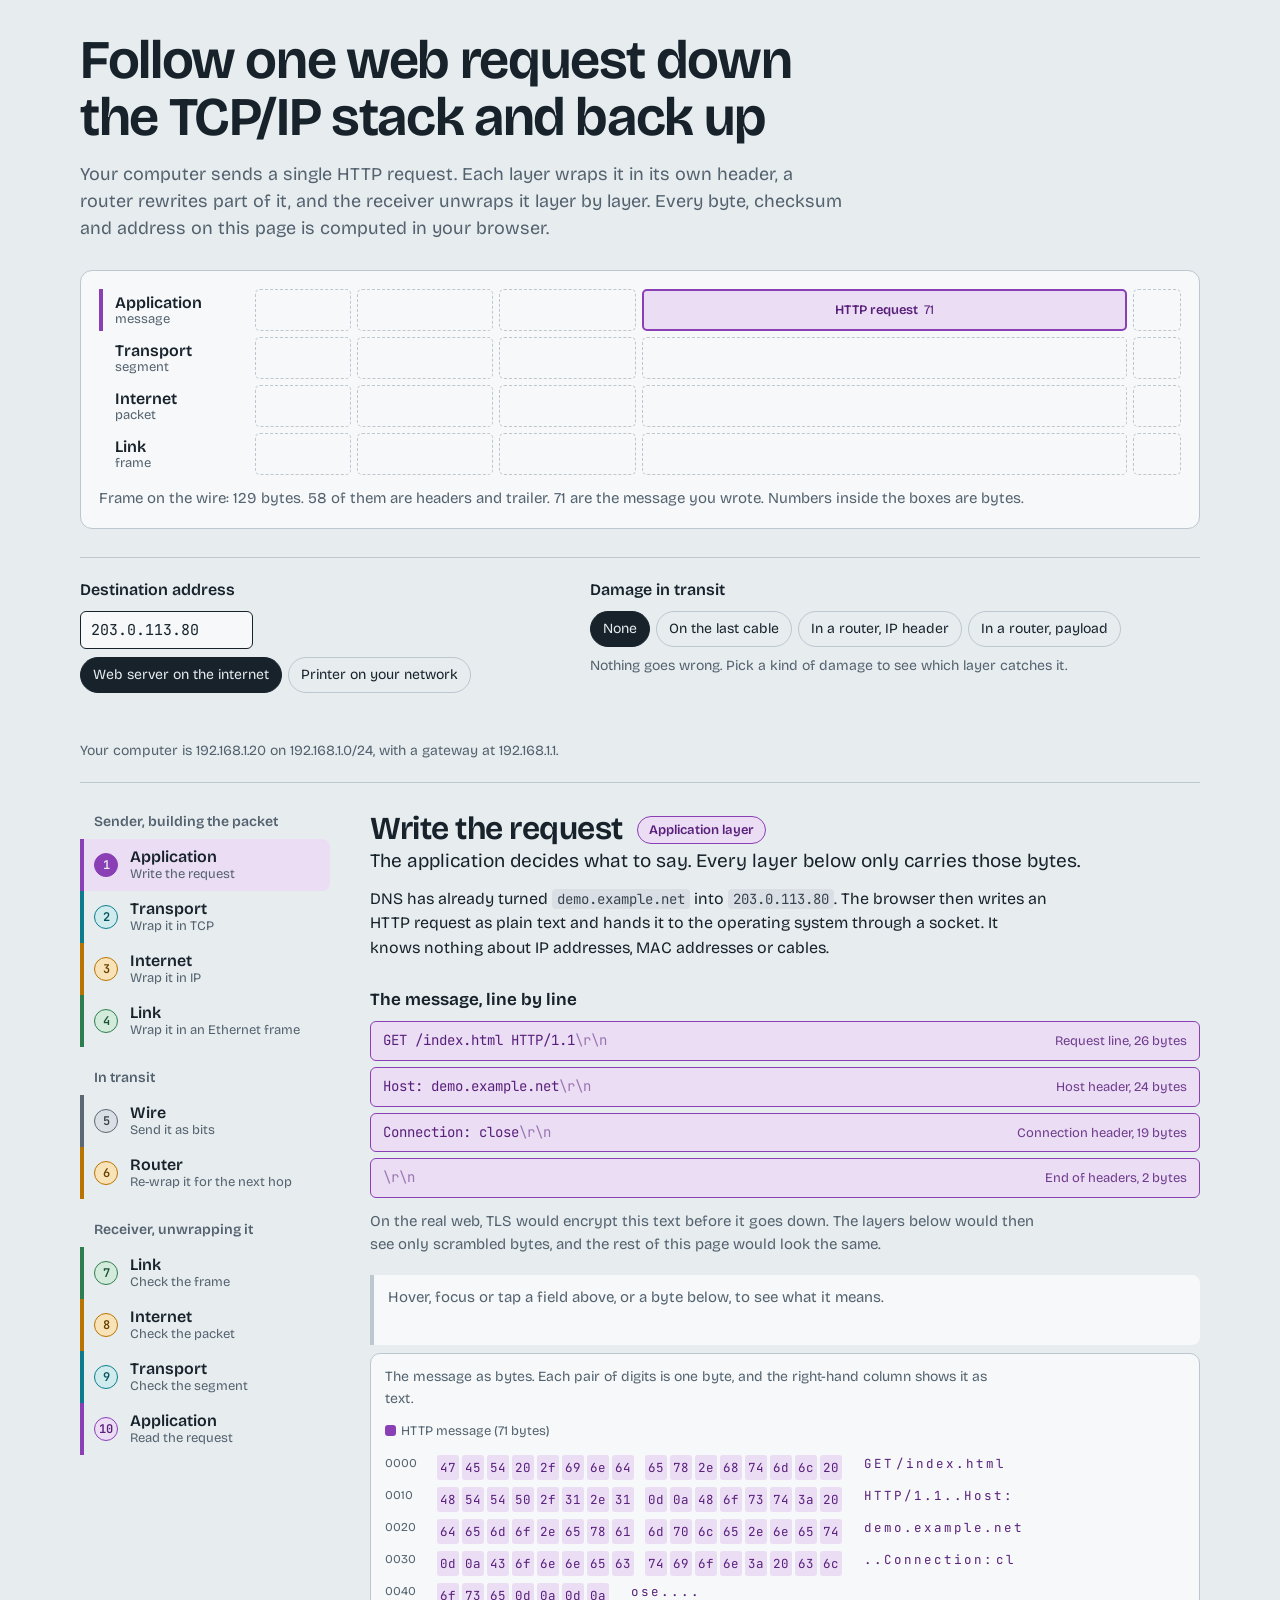
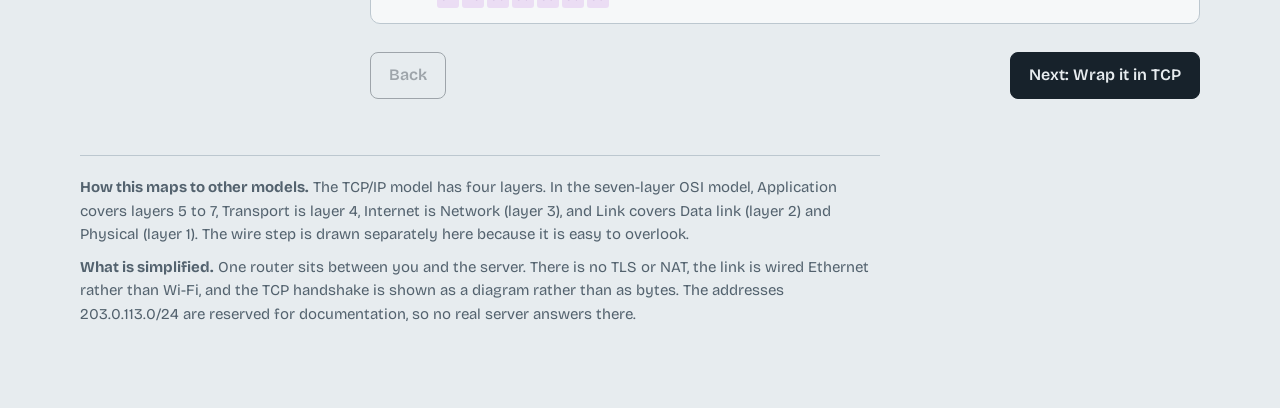
<file: learning-hub/topics/TCP_IP.html>
<!doctype html>
<html lang="en">
<head>
<meta charset="utf-8">
<meta name="viewport" content="width=device-width, initial-scale=1, viewport-fit=cover">
<title>One web request through the TCP/IP stack</title>
<link rel="preconnect" href="https://fonts.googleapis.com">
<link rel="preconnect" href="https://fonts.gstatic.com" crossorigin>
<link href="https://fonts.googleapis.com/css2?family=Bricolage+Grotesque:opsz,wght@12..96,400..700&family=JetBrains+Mono:wght@400;500;700&display=swap" rel="stylesheet">
<style>
:root{
  box-sizing:border-box;
  padding-top:env(safe-area-inset-top,0px);
  padding-bottom:env(safe-area-inset-bottom,0px);
  color-scheme:light;
  --paper:#E7ECEF; --panel:#F6F8F9; --ink:#17222B; --muted:#53626E; --rule:#BCC7CF; --focus:#1A5FD0;
  --app:#8A3FB5; --app-bg:#EBDDF4; --app-fg:#59207B;
  --tr:#0C7C8C;  --tr-bg:#CFEBEE;  --tr-fg:#06525C;
  --ip:#B87300;  --ip-bg:#F8E3B8;  --ip-fg:#684000;
  --link:#2E7D4F;--link-bg:#D3EBDB;--link-fg:#1B5133;
  --phy:#5B6773; --phy-bg:#D9DFE4; --phy-fg:#38434D;
  --bad:#C0283B; --bad-bg:#F6D5DA; --ok:#1F7A45;
}
@media (prefers-color-scheme:dark){
  :root:not([data-theme="light"]){
    color-scheme:dark;
    --paper:#10171C; --panel:#182027; --ink:#E4EBF0; --muted:#9AA9B5; --rule:#34434E; --focus:#7DB0FF;
    --app:#C48BE6; --app-bg:#31213D; --app-fg:#E3C4F5;
    --tr:#4CC3D3;  --tr-bg:#12353B;  --tr-fg:#A8E6EE;
    --ip:#E8A93A;  --ip-bg:#3D2E0E;  --ip-fg:#F6D58E;
    --link:#5FC088;--link-bg:#173526;--link-fg:#B0E5C6;
    --phy:#9AA9B5; --phy-bg:#27323A; --phy-fg:#C5D0D8;
    --bad:#FF7A8A; --bad-bg:#46202A; --ok:#6BD39A;
  }
}
:root[data-theme="dark"]{
  color-scheme:dark;
  --paper:#10171C; --panel:#182027; --ink:#E4EBF0; --muted:#9AA9B5; --rule:#34434E; --focus:#7DB0FF;
  --app:#C48BE6; --app-bg:#31213D; --app-fg:#E3C4F5;
  --tr:#4CC3D3;  --tr-bg:#12353B;  --tr-fg:#A8E6EE;
  --ip:#E8A93A;  --ip-bg:#3D2E0E;  --ip-fg:#F6D58E;
  --link:#5FC088;--link-bg:#173526;--link-fg:#B0E5C6;
  --phy:#9AA9B5; --phy-bg:#27323A; --phy-fg:#C5D0D8;
  --bad:#FF7A8A; --bad-bg:#46202A; --ok:#6BD39A;
}
*,*::before,*::after{box-sizing:inherit}
html{scroll-padding-top:env(safe-area-inset-top,0px);-webkit-text-size-adjust:100%}
body{margin:0;background:var(--paper);color:var(--ink);font:400 1rem/1.55 "Bricolage Grotesque",system-ui,-apple-system,"Segoe UI",Roboto,sans-serif;font-optical-sizing:auto}
code,.mono,.b,.cv,.crlf,pre,input,.ruler{font-family:"JetBrains Mono",ui-monospace,SFMono-Regular,Menlo,Consolas,monospace}
:focus-visible{outline:2px solid var(--focus);outline-offset:2px}
button{font:inherit;color:inherit}

.t-app{--c:var(--app);--cb:var(--app-bg);--cf:var(--app-fg)}
.t-tr{--c:var(--tr);--cb:var(--tr-bg);--cf:var(--tr-fg)}
.t-ip{--c:var(--ip);--cb:var(--ip-bg);--cf:var(--ip-fg)}
.t-link{--c:var(--link);--cb:var(--link-bg);--cf:var(--link-fg)}
.t-phy{--c:var(--phy);--cb:var(--phy-bg);--cf:var(--phy-fg)}

.wrap{max-width:1200px;margin:0 auto;padding:32px clamp(16px,4vw,40px) 72px}
h1{font-size:clamp(2rem,1.1rem + 3.2vw,3.4rem);line-height:1.04;letter-spacing:-.025em;font-weight:650;margin:0;max-width:22ch}
.intro{max-width:64ch;color:var(--muted);font-size:1.125rem;line-height:1.5;margin:16px 0 0}

/* staircase */
.anat{margin-top:28px;border:1px solid var(--rule);background:var(--panel);border-radius:12px;padding:18px;overflow-x:auto}
.agrid{display:grid;gap:6px;min-width:680px;align-items:stretch}
.arow{display:contents}
.alabel{display:flex;flex-direction:column;justify-content:center;font-weight:600;padding-left:12px;border-left:4px solid transparent;line-height:1.2}
.alabel small{font-weight:400;color:var(--muted);font-size:.8125rem}
.alabel.on{border-left-color:var(--c)}
.ac{min-height:42px;border-radius:5px;display:flex;align-items:center;justify-content:center;gap:6px;font-size:.8125rem;padding:0 4px;white-space:nowrap;overflow:hidden}
.ac b{font-weight:600}
.ac.own{background:var(--cb);color:var(--cf);border:2px solid var(--c)}
.ac.inner{background:var(--cb);color:var(--cf);opacity:.5;border:2px solid transparent}
.ac.ghost{border:1px dashed var(--rule);color:transparent}
.acap{margin:12px 0 0;color:var(--muted);font-size:.9375rem}

/* scenario */
.scenario{display:grid;grid-template-columns:minmax(260px,1fr) minmax(300px,1.3fr);gap:20px 40px;margin:28px 0 8px;padding:20px 0;border-top:1px solid var(--rule);border-bottom:1px solid var(--rule)}
.scenario fieldset{border:0;margin:0;padding:0;min-width:0}
.scenario label,.scenario legend{font-weight:600;display:block;margin-bottom:8px;padding:0}
.dst-row{display:flex;flex-wrap:wrap;gap:8px;align-items:center}
input[type=text]{font-size:.9375rem;padding:8px 10px;width:11.5em;border:1px solid var(--ink);border-radius:6px;background:var(--panel);color:var(--ink)}
input[aria-invalid=true]{border-color:var(--bad);box-shadow:0 0 0 2px var(--bad-bg)}
.chips{display:flex;flex-wrap:wrap;gap:6px}
.pill{border:1px solid var(--rule);background:transparent;border-radius:999px;padding:6px 12px;font-size:.875rem;cursor:pointer}
.pill[aria-pressed=true]{background:var(--ink);color:var(--paper);border-color:var(--ink)}
.pill:disabled{opacity:.45;cursor:not-allowed}
.hint{margin:8px 0 0;font-size:.875rem;color:var(--muted);min-height:1.4em}
.hint.err{color:var(--bad)}
.hint.warn{color:var(--ink)}
.me{grid-column:1/-1;margin:0;font-size:.875rem;color:var(--muted)}

/* layout */
.layout{display:grid;grid-template-columns:250px minmax(0,1fr);gap:40px;margin-top:28px}
.rail{position:sticky;top:calc(env(safe-area-inset-top,0px) + 12px);align-self:start}
.rail h3{font-size:.875rem;color:var(--muted);font-weight:600;margin:20px 0 6px;padding-left:14px}
.rail h3:first-child{margin-top:0}
.rs{display:grid;grid-template-columns:26px 1fr;gap:10px;align-items:center;width:100%;text-align:left;background:none;border:0;border-left:4px solid var(--c);padding:8px 10px;cursor:pointer;border-radius:0 8px 8px 0}
.rs:hover{background:var(--cb)}
.rs .n{width:24px;height:24px;border-radius:50%;background:var(--cb);color:var(--cf);display:grid;place-items:center;font:600 .75rem "JetBrains Mono",monospace;border:1px solid var(--c)}
.rs[aria-current=step]{background:var(--cb)}
.rs[aria-current=step] .n{background:var(--c);color:var(--paper)}
.rs .t{display:block;font-weight:600;line-height:1.2}
.rs .s{display:block;font-size:.8125rem;color:var(--muted);line-height:1.3}
.rs.drop .s{color:var(--bad);font-weight:600}
.rs.after{opacity:.5}

.stage{min-width:0;animation:in .18s ease-out}
@keyframes in{from{opacity:.0;transform:translateY(4px)}to{opacity:1;transform:none}}
.sh{display:flex;align-items:center;gap:14px;flex-wrap:wrap}
h2{font-size:clamp(1.5rem,1.2rem + 1.2vw,2rem);letter-spacing:-.015em;font-weight:650;margin:0;line-height:1.15}
h2:focus{outline:none}
.chip{font-size:.8125rem;font-weight:600;padding:3px 11px;border-radius:999px;background:var(--cb);color:var(--cf);border:1px solid var(--c)}
.lede{font-size:1.1875rem;line-height:1.4;max-width:58ch;margin:12px 0 16px}
.stage p{max-width:68ch;margin:0 0 12px}
.stage h3{font-size:1.0625rem;font-weight:650;margin:26px 0 8px}
.note{color:var(--muted);font-size:.9375rem}
code{font-size:.875em;background:var(--phy-bg);color:var(--phy-fg);padding:1px 5px;border-radius:4px}
.panel{border:1px solid var(--rule);background:var(--panel);border-radius:10px;padding:16px;margin:10px 0 4px;overflow-x:auto}

/* diagram */
.diagram{min-width:560px}
.ruler{display:flex;font-size:.6875rem;color:var(--muted);margin-bottom:3px}
.ruler span{flex:1 1 0;border-left:1px solid var(--rule);padding-left:3px;line-height:1.2}
.drow{display:flex}
.cell{flex:var(--bits) 1 0;min-width:0;min-height:56px;margin:-1px 0 0 -1px;padding:6px 8px;border:1px solid var(--c);background:var(--cb);color:var(--cf);text-align:left;cursor:pointer;display:flex;flex-direction:column;justify-content:center;gap:2px;overflow:hidden}
.cell .cn{font-size:.75rem;font-weight:600;line-height:1.2;overflow:hidden;text-overflow:ellipsis;white-space:nowrap}
.cell .cv{font-size:.8125rem;overflow:hidden;text-overflow:ellipsis;white-space:nowrap}
.cell.hl,.line.hl{background:var(--c);color:var(--paper)}
.spacer{flex:var(--bits) 1 0;min-width:0;margin:-1px 0 0 -1px;border:1px dashed var(--rule);display:grid;place-items:center;font-size:.75rem;color:var(--muted);padding:4px;text-align:center}

/* inspector + dump */
.insp{border-left:4px solid var(--c,var(--rule));background:var(--panel);padding:10px 14px;margin:18px 0 8px;border-radius:0 8px 8px 0;min-height:4.4em}
.insp .nm{font-weight:650}
.insp .meta{font-family:"JetBrains Mono",monospace;font-size:.8125rem;color:var(--muted);margin-left:8px}
.insp p{margin:4px 0 0!important;font-size:.9375rem}
.dump{border:1px solid var(--rule);background:var(--panel);border-radius:10px;padding:12px 14px;overflow-x:auto}
.dr{display:flex;gap:18px;white-space:nowrap;line-height:2}
.off{color:var(--muted);font-size:.75rem;width:2.8em;flex:none}
.hexg{flex:none}
.b{display:inline-block;font-size:.78125rem;padding:0 3px;margin-right:3px;border-radius:3px;background:var(--cb);color:var(--cf);cursor:default}
.b.gap{margin-left:8px}
.b.hl{background:var(--c);color:var(--paper)}
.b.chg{outline:1.5px dashed var(--ink);outline-offset:0}
.b.bad{background:var(--bad);color:var(--paper)}
.asc{flex:none;font-size:.78125rem}
.asc .b{margin:0;padding:0 1px;border-radius:0;background:transparent}
.asc .b.hl{background:var(--c)}
.asc .b.bad{background:var(--bad)}
.dump-cap{margin:0 0 6px;font-size:.875rem;color:var(--muted)}
.legend{display:flex;flex-wrap:wrap;gap:6px 14px;font-size:.8125rem;margin:0 0 10px;color:var(--muted)}
.legend i{display:inline-block;width:11px;height:11px;border-radius:3px;background:var(--c);margin-right:5px;vertical-align:-1px}
.empty{color:var(--muted);padding:8px 0}

/* http lines */
.lines{display:grid;gap:6px;margin:6px 0 4px}
.line{display:flex;justify-content:space-between;gap:16px;align-items:baseline;flex-wrap:wrap;text-align:left;width:100%;border:1px solid var(--c);background:var(--cb);color:var(--cf);padding:8px 12px;border-radius:6px;cursor:pointer}
.line code{background:none;color:inherit;padding:0;font-size:.875rem;white-space:pre-wrap;word-break:break-all}
.line .lm{font-size:.8125rem;opacity:.85}
.crlf{opacity:.55}

/* tables */
table{border-collapse:collapse;width:100%;font-size:.9375rem;min-width:520px}
th,td{text-align:left;padding:7px 10px;border-bottom:1px solid var(--rule);vertical-align:top}
th{font-weight:600;color:var(--muted);font-size:.8125rem}
td.m{font-family:"JetBrains Mono",monospace;font-size:.8125rem;word-break:break-all}
tr.hit td{background:var(--ip-bg);color:var(--ip-fg);font-weight:600}
.tag{display:inline-block;font-size:.75rem;font-weight:600;padding:1px 8px;border-radius:999px;border:1px solid var(--rule)}
.tag.chg{background:var(--ip-bg);color:var(--ip-fg);border-color:var(--ip)}
.tag.same{background:var(--link-bg);color:var(--link-fg);border-color:var(--link)}
.tag.dmg{background:var(--bad);color:var(--paper);border-color:var(--bad)}
.bin{font-family:"JetBrains Mono",monospace;font-size:.8125rem;line-height:1.9;white-space:nowrap}
.bin .k{display:inline-block;width:8.5em;color:var(--muted);font-family:"Bricolage Grotesque",system-ui,sans-serif;font-size:.875rem}
.bin .dec{margin-left:14px;color:var(--muted)}
.bin .r{font-weight:700;color:var(--ink)}

/* checks */
.checks{list-style:none;margin:8px 0 0;padding:0;display:grid;gap:8px}
.checks li{display:grid;grid-template-columns:28px 1fr;gap:10px;align-items:start}
.ic{width:24px;height:24px;border-radius:50%;display:grid;place-items:center;font-weight:700;font-size:.8125rem;margin-top:1px}
.ic.ok{background:var(--link-bg);color:var(--ok);border:1px solid var(--ok)}
.ic.no{background:var(--bad);color:var(--paper)}
.ic.skip{border:1px dashed var(--muted);color:var(--muted)}
.checks .w{font-weight:600}
.checks .d{display:block;color:var(--muted);font-size:.875rem;font-family:"JetBrains Mono",monospace;word-break:break-word}
.banner{border-left:4px solid var(--c,var(--rule));background:var(--panel);padding:12px 16px;border-radius:0 8px 8px 0;margin:16px 0}
.banner.bad{border-left-color:var(--bad);background:var(--bad-bg)}
.banner p{margin:0!important}
.banner strong{font-weight:650}
.vh{position:absolute;width:1px;height:1px;overflow:hidden;clip:rect(0 0 0 0);white-space:nowrap}

.nav{display:flex;justify-content:space-between;gap:12px;margin-top:28px;flex-wrap:wrap}
.btn{font-weight:600;padding:10px 18px;border-radius:8px;border:1px solid var(--ink);background:transparent;cursor:pointer}
.btn.primary{background:var(--ink);color:var(--paper)}
.btn:disabled{opacity:.35;cursor:not-allowed}
svg text{fill:var(--ink);font-family:"Bricolage Grotesque",system-ui,sans-serif}
svg .m{font-family:"JetBrains Mono",ui-monospace,monospace;fill:var(--muted)}
.wf-pre{stroke:var(--phy)}.wf-mac{stroke:var(--link)}
foot,.foot{display:block;margin-top:56px;padding-top:20px;border-top:1px solid var(--rule);color:var(--muted);font-size:.9375rem;max-width:80ch}
.foot p{margin:0 0 10px}

@media (max-width:900px){
  .layout{grid-template-columns:1fr;gap:20px}
  .scenario{grid-template-columns:1fr}
  .rail{position:static;display:flex;gap:6px;overflow-x:auto;padding-bottom:6px;scroll-snap-type:x proximity}
  .rail h3{display:none}
  .rs{min-width:150px;scroll-snap-align:start;border-left:0;border-bottom:4px solid var(--c);border-radius:8px 8px 0 0;width:auto}
}
@media (prefers-reduced-motion:reduce){*,*::before,*::after{animation:none!important;transition:none!important;scroll-behavior:auto!important}}
</style>
</head>
<body>
<div class="wrap">
  <h1>Follow one web request down the TCP/IP stack and back up</h1>
  <p class="intro">Your computer sends a single HTTP request. Each layer wraps it in its own header, a router rewrites part of it, and the receiver unwraps it layer by layer. Every byte, checksum and address on this page is computed in your browser.</p>

  <section class="anat" aria-label="How the layers nest">
    <div id="anat"></div>
    <p class="acap" id="acap"></p>
  </section>

  <section class="scenario" aria-label="Scenario">
    <div>
      <label for="dst">Destination address</label>
      <div class="dst-row">
        <input id="dst" type="text" value="203.0.113.80" inputmode="decimal" autocomplete="off" spellcheck="false" aria-describedby="dst-msg">
        <div class="chips" id="presets" role="group" aria-label="Preset destinations"></div>
      </div>
      <p class="hint" id="dst-msg"></p>
    </div>
    <fieldset>
      <legend>Damage in transit</legend>
      <div class="chips" id="modes" role="group" aria-label="Damage in transit"></div>
      <p class="hint" id="dmg-msg"></p>
    </fieldset>
    <p class="me">Your computer is 192.168.1.20 on 192.168.1.0/24, with a gateway at 192.168.1.1.</p>
  </section>

  <div class="layout">
    <nav class="rail" id="rail" aria-label="Steps"></nav>
    <main class="stage" id="stage"></main>
  </div>

  <div class="foot">
    <p><strong>How this maps to other models.</strong> The TCP/IP model has four layers. In the seven-layer OSI model, Application covers layers 5 to 7, Transport is layer 4, Internet is Network (layer 3), and Link covers Data link (layer 2) and Physical (layer 1). The wire step is drawn separately here because it is easy to overlook.</p>
    <p><strong>What is simplified.</strong> One router sits between you and the server. There is no TLS or NAT, the link is wired Ethernet rather than Wi-Fi, and the TCP handshake is shown as a diagram rather than as bytes. The addresses 203.0.113.0/24 are reserved for documentation, so no real server answers there.</p>
  </div>
</div>

<script>
(function(){
'use strict';

/* ---------- constants & helpers ---------- */
var NET={srcIp:'192.168.1.20',net:'192.168.1.0',maskBits:24,gw:'192.168.1.1',
  srcMac:'3c:22:fb:0a:91:7e',gwMac:'94:83:c4:1d:5a:20',routerMac:'00:1b:21:3a:c8:44'};
var ISNc=0x2F4A9C10, ISNs=0x7B1E0042;
var PRESETS=[
  {label:'Web server on the internet',ip:'203.0.113.80',host:'demo.example.net'},
  {label:'Printer on your network',ip:'192.168.1.50',host:'printer.local'}
];
var MODES=[
  {id:'none',label:'None'},
  {id:'cable',label:'On the last cable'},
  {id:'router-ip',label:'In a router, IP header',needsRouter:true},
  {id:'router-payload',label:'In a router, payload',needsRouter:true}
];
var state={dst:'203.0.113.80',host:'demo.example.net',mode:'none',step:0};
var M=null;

function $(s,r){return (r||document).querySelector(s);}
function $$(s,r){return Array.prototype.slice.call((r||document).querySelectorAll(s));}
function pad(s,n){s=String(s);while(s.length<n)s='0'+s;return s;}
function hx(b,sep){return b.map(function(x){return pad(x.toString(16),2);}).join(sep===undefined?' ':sep);}
function macStr(b){return hx(b,':');}
function H(n,w){return '0x'+pad(n.toString(16).toUpperCase(),w);}
function fmt(n){return n.toLocaleString('en-US');}
function esc(s){return String(s).replace(/[&<>"]/g,function(c){return {'&':'&amp;','<':'&lt;','>':'&gt;','"':'&quot;'}[c];});}
function u16(n){return [(n>>8)&255,n&255];}
function u32(n){return [(n>>>24)&255,(n>>>16)&255,(n>>>8)&255,n&255];}
function le32(n){return [n&255,(n>>>8)&255,(n>>>16)&255,(n>>>24)&255];}
function ipB(s){return s.split('.').map(Number);}
function macB(s){return s.split(':').map(function(h){return parseInt(h,16);});}
function ip32(b){return ((b[0]<<24)|(b[1]<<16)|(b[2]<<8)|b[3])>>>0;}
function bin8(n){return pad(n.toString(2),8);}
function binIp(b){return b.map(bin8).join('.');}
function onesSum(bytes){var s=0;for(var i=0;i<bytes.length;i+=2){s+=(bytes[i]<<8)|(i+1<bytes.length?bytes[i+1]:0);}while(s>>>16){s=(s&0xffff)+(s>>>16);}return s;}
function csum(bytes){return (~onesSum(bytes))&0xffff;}
var CRC_T=(function(){var t=[];for(var n=0;n<256;n++){var c=n;for(var k=0;k<8;k++){c=(c&1)?(0xEDB88320^(c>>>1)):(c>>>1);}t[n]=c>>>0;}return t;})();
function crc32(b){var c=0xFFFFFFFF;for(var i=0;i<b.length;i++){c=CRC_T[(c^b[i])&255]^(c>>>8);}return (c^0xFFFFFFFF)>>>0;}
function derivedMac(ip){return macStr([0x02,0x00].concat(ipB(ip)));}
function maskInt(){return (0xFFFFFFFF<<(32-NET.maskBits))>>>0;}
function onLink(ip){return ((ip32(ipB(ip))&maskInt())>>>0)===ip32(ipB(NET.net));}
function eqBytes(a,b){if(a.length!==b.length)return false;for(var i=0;i<a.length;i++)if(a[i]!==b[i])return false;return true;}

function validate(s){
  var m=/^(\d{1,3})\.(\d{1,3})\.(\d{1,3})\.(\d{1,3})$/.exec(s.trim());
  if(!m)return 'Enter four numbers separated by dots, like 203.0.113.80.';
  var o=m.slice(1).map(Number);
  for(var i=0;i<4;i++)if(o[i]>255)return 'Each number must be between 0 and 255.';
  var ip=o.join('.');
  if(o[0]===0||o[0]===127)return 'Addresses starting with 0 or 127 never leave this computer.';
  if(o[0]>=224)return 'Use a unicast address. 224 and above are multicast or reserved.';
  if(ip===NET.srcIp)return 'That is this computer. Traffic to yourself uses loopback and skips the link layer.';
  if(ip==='192.168.1.0'||ip==='192.168.1.255')return 'That is the network or broadcast address of your subnet, not a single host.';
  return '';
}

/* ---------- packet model ---------- */
function buildModel(){
  var dst=state.dst,dstB=ipB(dst),srcB=ipB(NET.srcIp),onl=onLink(dst);
  var http='GET /index.html HTTP/1.1\r\nHost: '+state.host+'\r\nConnection: close\r\n\r\n';
  var payload=[];for(var i=0;i<http.length;i++)payload.push(http.charCodeAt(i));
  var L=payload.length,dstMac=derivedMac(dst);
  var nextHopIp=onl?dst:NET.gw, nextHopMac=onl?dstMac:NET.gwMac;

  function tcpHdr(cs){return [].concat(u16(49152),u16(80),u32(ISNc+1),u32(ISNs+1),[0x50,0x18],u16(64240),u16(cs),[0,0]);}
  function ipHdr(ttl,cs){return [].concat([0x45,0x00],u16(20+20+L),u16(0x1C46),[0x40,0x00,ttl,6],u16(cs),srcB,dstB);}
  var pseudo=[].concat(srcB,dstB,[0,6],u16(20+L));
  var tcpCs=csum(pseudo.concat(tcpHdr(0),payload));

  function assemble(o){
    var pl=payload.slice(); if(o.flipPayload)pl[5]^=1;
    var tcp=tcpHdr(tcpCs);
    var ip=ipHdr(o.ttl,csum(ipHdr(o.ttl,0))); if(o.flipIp)ip[5]^=1;
    var eth=[].concat(macB(o.dstMac),macB(o.srcMac),[0x08,0x00]);
    var fcs=le32(crc32([].concat(eth,ip,tcp,pl)));
    var app=pl.slice(); if(o.flipCable)app[5]^=1;
    return {eth:eth,ip:ip,tcp:tcp,app:app,fcs:fcs};
  }
  var a1={ttl:64,srcMac:NET.srcMac,dstMac:nextHopMac};
  var a2={ttl:63,srcMac:NET.routerMac,dstMac:dstMac};
  var F1=assemble(a1);
  var F2=onl?F1:assemble({ttl:63,srcMac:NET.routerMac,dstMac:dstMac,flipIp:state.mode==='router-ip',flipPayload:state.mode==='router-payload'});
  var RX=state.mode==='cable'?assemble((function(b){var o={};for(var k in b)o[k]=b[k];o.flipCable=true;return o;})(onl?a1:a2)):F2;

  var fcsRx=((RX.fcs[0]|(RX.fcs[1]<<8)|(RX.fcs[2]<<16)|(RX.fcs[3]<<24))>>>0);
  var fcsCalc=crc32([].concat(RX.eth,RX.ip,RX.tcp,RX.app));
  var ipSum=onesSum(RX.ip);
  var tl=(RX.ip[2]<<8)|RX.ip[3];
  var psR=[].concat(RX.ip.slice(12,20),[0,RX.ip[9]],u16(tl-(RX.ip[0]&15)*4));
  var tcpSum=onesSum(psR.concat(RX.tcp,RX.app));
  var failAt=null;
  if(fcsRx!==fcsCalc)failAt=6;else if(ipSum!==0xFFFF)failAt=7;else if(tcpSum!==0xFFFF)failAt=8;
  var damage=null;
  if(state.mode==='cable')damage={layer:'app',i:5};
  if(state.mode==='router-ip')damage={layer:'ip',i:5};
  if(state.mode==='router-payload')damage={layer:'app',i:5};

  return {dst:dst,dstB:dstB,srcB:srcB,onl:onl,http:http,payload:payload,L:L,dstMac:dstMac,
    nextHopIp:nextHopIp,nextHopMac:nextHopMac,F1:F1,F2:F2,RX:RX,
    fcsRx:fcsRx,fcsCalc:fcsCalc,ipSum:ipSum,tcpSum:tcpSum,failAt:failAt,damage:damage,
    total:14+20+20+L+4,over:14+20+20+4};
}

/* ---------- field parsing (works on any bytes, including damaged ones) ---------- */
function fld(id,layer,name,off,len,bits,short,disp,why){return {id:id,layer:layer,name:name,off:off,len:len,bits:bits,short:short,disp:disp===undefined?short:disp,why:why};}
function parseEth(b){
  var t=(b[12]<<8)|b[13];
  return [
    fld('eth.dst','eth','Destination MAC',0,6,48,macStr(b.slice(0,6)),undefined,'Hardware address of the next device on this link. It is not the final destination.'),
    fld('eth.src','eth','Source MAC',6,6,48,macStr(b.slice(6,12)),undefined,'Hardware address of the network card that is sending this frame.'),
    fld('eth.type','eth','EtherType',12,2,16,H(t,4),H(t,4)+(t===0x800?' (IPv4)':t===0x806?' (ARP)':t===0x86DD?' (IPv6)':''),'Which protocol is inside. 0x0800 is IPv4, 0x0806 is ARP and 0x86DD is IPv6.')
  ];
}
function parseFcs(b){
  var v=((b[0]|(b[1]<<8)|(b[2]<<16)|(b[3]<<24))>>>0);
  return [fld('fcs.crc','fcs','Frame check sequence',0,4,32,H(v,8),undefined,'A CRC-32 over the whole frame. The receiver recomputes it and drops the frame if it differs, which catches bits flipped on the cable.')];
}
function parseIp(b){
  var len=(b[2]<<8)|b[3],id=(b[4]<<8)|b[5],ff=(b[6]<<8)|b[7],fl=ff>>13,fr=ff&0x1fff,cs=(b[10]<<8)|b[11];
  var f=[];if(fl&2)f.push('DF');if(fl&1)f.push('MF');
  return [
    fld('ip.ver','ip','Version',0,1,4,String(b[0]>>4),undefined,'4 means IPv4.'),
    fld('ip.ihl','ip','Header length',0,1,4,String(b[0]&15),(b[0]&15)+' words = '+(b[0]&15)*4+' bytes','Header length in 4-byte words. 5 words is 20 bytes, so there are no options.'),
    fld('ip.tos','ip','DSCP / ECN',1,1,8,String(b[1]),undefined,'Hints for queueing priority and congestion signalling. 0 is the default.'),
    fld('ip.len','ip','Total length',2,2,16,String(len),len+' bytes','Header plus data. Here: 20 for IP, 20 for TCP and '+(len-40)+' for the HTTP message.'),
    fld('ip.id','ip','Identification',4,2,16,H(id,4),undefined,'A label that lets the pieces of a packet be matched up if it is ever fragmented.'),
    fld('ip.flags','ip','Flags',6,2,3,f.join(' ')||'none',f.join(' ')||'none','DF means "don\'t fragment": a router that cannot fit the packet must drop it and report back instead of splitting it.'),
    fld('ip.frag','ip','Fragment offset',6,2,13,String(fr),undefined,'Where this piece sits in the original packet. 0 because the packet is not fragmented.'),
    fld('ip.ttl','ip','Time to live',8,1,8,String(b[8]),undefined,'Every router subtracts 1. When it reaches 0 the packet is discarded, which stops routing loops.'),
    fld('ip.proto','ip','Protocol',9,1,8,String(b[9]),b[9]+(b[9]===6?' (TCP)':b[9]===17?' (UDP)':b[9]===1?' (ICMP)':''),'Which protocol is inside the packet. 6 is TCP, 17 is UDP and 1 is ICMP.'),
    fld('ip.csum','ip','Header checksum',10,2,16,H(cs,4),undefined,'Covers the IP header only. Routers recompute it at every hop because the TTL changes.'),
    fld('ip.src','ip','Source address',12,4,32,b.slice(12,16).join('.'),undefined,'Who sent the packet. It stays the same for the whole trip.'),
    fld('ip.dst','ip','Destination address',16,4,32,b.slice(16,20).join('.'),undefined,'Where the packet is going. Routers use this to choose the next hop.')
  ];
}
function parseTcp(b){
  var sp=(b[0]<<8)|b[1],dp=(b[2]<<8)|b[3];
  var seq=((b[4]<<24)|(b[5]<<16)|(b[6]<<8)|b[7])>>>0,ack=((b[8]<<24)|(b[9]<<16)|(b[10]<<8)|b[11])>>>0;
  var off=b[12]>>4,rsv=b[12]&15,fl=b[13],win=(b[14]<<8)|b[15],cs=(b[16]<<8)|b[17],urg=(b[18]<<8)|b[19];
  var nm=['FIN','SYN','RST','PSH','ACK','URG','ECE','CWR'],set=[];
  for(var i=0;i<8;i++)if(fl&(1<<i))set.push(nm[i]);
  return [
    fld('tcp.sp','tcp','Source port',0,2,16,String(sp),undefined,'Which port on the sender this conversation uses. The operating system picks a temporary one, usually 49152 or higher, for each connection.'),
    fld('tcp.dp','tcp','Destination port',2,2,16,String(dp),dp+(dp===80?' (HTTP)':''),'Which service on the receiver should get the data. 80 is the default port for HTTP.'),
    fld('tcp.seq','tcp','Sequence number',4,4,32,fmt(seq),undefined,'Position, in the sender\'s byte stream, of the first data byte in this segment. It started at a random number during the handshake.'),
    fld('tcp.ack','tcp','Acknowledgment number',8,4,32,fmt(ack),undefined,'The next byte the sender expects from the other side. It confirms everything the server sent so far.'),
    fld('tcp.off','tcp','Data offset',12,1,4,String(off),off+' words = '+off*4+' bytes','Header length in 4-byte words. 5 words is 20 bytes, so there are no options.'),
    fld('tcp.rsv','tcp','Reserved',12,1,4,String(rsv),undefined,'Unused bits, kept at 0.'),
    fld('tcp.flags','tcp','Flags',13,1,8,set.join(' ')||'none',set.join(', ')||'none','Control bits. SYN opens a connection, ACK confirms received data, PSH asks the receiver to pass data up now, FIN closes and RST aborts. Set here: '+(set.join(', ')||'none')+'.'),
    fld('tcp.win','tcp','Window',14,2,16,String(win),win+' bytes','How many more bytes the sender of this segment can buffer. This is how TCP does flow control.'),
    fld('tcp.csum','tcp','Checksum',16,2,16,H(cs,4),undefined,'Covers the TCP header, the data and a pseudo-header holding both IP addresses, so a segment that reaches the wrong host is also caught.'),
    fld('tcp.urg','tcp','Urgent pointer',18,2,16,String(urg),undefined,'Only used when the URG flag is set. Rarely seen today.')
  ];
}
var HDR_WHY={host:'Which website you want. Many sites share one IP address, so the server needs this to pick the right one.',connection:'"close" asks the server to close the TCP connection once it has answered.'};
function parseApp(p){
  var txt='';for(var i=0;i<p.length;i++)txt+=String.fromCharCode(p[i]);
  var out=[],off=0,n=0;
  while(off<p.length){
    var e=txt.indexOf('\r\n',off),len,line,crlf=false;
    if(e<0){line=txt.slice(off);len=p.length-off;}else{line=txt.slice(off,e);len=e+2-off;crlf=true;}
    var name,why;
    if(n===0){name='Request line';why='Method, path and HTTP version. GET asks for a resource without changing anything.';}
    else if(line===''){name='End of headers';why='An empty line ends the headers. A GET has no body, so the message ends here.';}
    else{var h=line.split(':')[0];name=h+' header';why=HDR_WHY[h.toLowerCase()]||'A header field.';}
    var f=fld('app.l'+n,'app',name,off,len,len*8,line,line,why);f.crlf=crlf;out.push(f);
    off+=len;n++;
  }
  return out;
}
var PRE_FIELDS=[
  fld('pre.pre','pre','Preamble',0,7,56,'7 x 0x55',undefined,'Alternating 1s and 0s so the receiver can lock its clock onto the sender\'s.'),
  fld('pre.sfd','pre','Start frame delimiter',7,1,8,'0xD5',undefined,'Ends in two 1s. The very next bit is the first bit of the frame.')
];
function parseLayer(layer,b){
  if(layer==='eth')return parseEth(b);if(layer==='ip')return parseIp(b);if(layer==='tcp')return parseTcp(b);
  if(layer==='app')return parseApp(b);if(layer==='fcs')return parseFcs(b);if(layer==='pre')return PRE_FIELDS;return [];
}

/* ---------- steps ---------- */
var STEPS=[
  {id:'app-out',cls:'t-app',layer:'Application',short:'Application',title:'Write the request',grp:0,row:0,
   lede:'The application decides what to say. Every layer below only carries those bytes.'},
  {id:'tr-out',cls:'t-tr',layer:'Transport',short:'Transport',title:'Wrap it in TCP',grp:0,row:1,
   lede:'TCP cuts the data into numbered segments and makes sure every one arrives, in order.'},
  {id:'ip-out',cls:'t-ip',layer:'Internet',short:'Internet',title:'Wrap it in IP',grp:0,row:2,
   lede:'IP adds a source and destination address, so routers know where the packet is going.'},
  {id:'link-out',cls:'t-link',layer:'Link',short:'Link',title:'Wrap it in an Ethernet frame',grp:0,row:3,
   lede:'The link layer moves a frame across one network: to the next device, and no further.'},
  {id:'wire',cls:'t-phy',layer:'Physical signal',short:'Wire',title:'Send it as bits',grp:1,row:3,
   lede:'The network card turns bytes into voltage, light or radio. Nothing here understands what the bits mean.'},
  {id:'router',cls:'t-ip',layer:'Internet',short:'Router',title:'Re-wrap it for the next hop',grp:1,row:2,
   lede:'A router reads as far as the IP header, then builds a fresh frame for the next link.'},
  {id:'link-in',cls:'t-link',layer:'Link',short:'Link',title:'Check the frame',grp:2,row:3,
   lede:'The receiving card verifies the frame before any other layer sees it.'},
  {id:'ip-in',cls:'t-ip',layer:'Internet',short:'Internet',title:'Check the packet',grp:2,row:2,
   lede:'IP checks that the header is intact and the packet is meant for this machine.'},
  {id:'tr-in',cls:'t-tr',layer:'Transport',short:'Transport',title:'Check the segment',grp:2,row:1,
   lede:'TCP verifies the data, finds the right socket and acknowledges what arrived.'},
  {id:'app-in',cls:'t-app',layer:'Application',short:'Application',title:'Read the request',grp:2,row:0,
   lede:'The web server gets exactly the bytes the browser wrote.'}
];
var GROUPS=['Sender, building the packet','In transit','Receiver, unwrapping it'];
var LAYERCLS={app:'t-app',tcp:'t-tr',ip:'t-ip',eth:'t-link',fcs:'t-link',pre:'t-phy'};

/* ---------- staircase ---------- */
var AROWS=[
  {name:'Application',unit:'message',cols:['app'],own:['app'],cls:'t-app'},
  {name:'Transport',unit:'segment',cols:['tcp','app'],own:['tcp'],cls:'t-tr'},
  {name:'Internet',unit:'packet',cols:['ip','tcp','app'],own:['ip'],cls:'t-ip'},
  {name:'Link',unit:'frame',cols:['eth','ip','tcp','app','fcs'],own:['eth','fcs'],cls:'t-link'}
];
var ACOLS=['eth','ip','tcp','app','fcs'];
var ALABEL={eth:'Eth',ip:'IP',tcp:'TCP',app:'HTTP',fcs:'FCS'};
function renderAnatomy(){
  var s=STEPS[state.step],sizes={eth:14,ip:20,tcp:20,app:M.L,fcs:4};
  var after=M.failAt!==null&&state.step>M.failAt;
  var fill=after?-1:(s.id==='wire'?3:s.row);
  var active=(s.id==='wire'||after)?-1:s.row;
  var tpl='150px 14fr 20fr 20fr '+M.L+'fr minmax(48px,4fr)';
  var h='<div class="agrid" style="grid-template-columns:'+tpl+'" role="img" aria-label="Layers nested inside each other: application message inside TCP segment inside IP packet inside Ethernet frame">';
  AROWS.forEach(function(r,ri){
    h+='<div class="arow"><div class="alabel '+r.cls+(ri===active?' on':'')+'">'+r.name+'<small>'+r.unit+'</small></div>';
    ACOLS.forEach(function(c){
      var inRow=r.cols.indexOf(c)>=0&&ri<=fill;
      if(!inRow){h+='<div class="ac ghost">.</div>';return;}
      var own=r.own.indexOf(c)>=0;
      var lab=(c==='app'&&ri===0)?'HTTP request':ALABEL[c];
      h+='<div class="ac '+LAYERCLS[c]+' '+(own?'own':'inner')+'" title="'+lab+', '+sizes[c]+' bytes"><b>'+lab+'</b><span>'+sizes[c]+'</span></div>';
    });
    h+='</div>';
  });
  h+='</div>';
  $('#anat').innerHTML=h;
  $('#acap').textContent='Frame on the wire: '+M.total+' bytes. '+M.over+' of them are headers and trailer. '+M.L+' are the message you wrote. Numbers inside the boxes are bytes.';
}

/* ---------- rail ---------- */
function renderRail(){
  var h='',g=-1;
  STEPS.forEach(function(s,i){
    if(s.grp!==g){g=s.grp;h+='<h3>'+GROUPS[g]+'</h3>';}
    var drop=M.failAt===i,aft=M.failAt!==null&&i>M.failAt;
    var sub=s.title;
    if(s.id==='router'&&M.onl)sub='No router on this path';
    if(drop)sub='Dropped here';
    h+='<button class="rs '+s.cls+(drop?' drop':'')+(aft?' after':'')+'" data-step="'+i+'"'+(i===state.step?' aria-current="step"':'')+'><span class="n">'+(i+1)+'</span><span><span class="t">'+s.short+'</span><span class="s">'+sub+'</span></span></button>';
  });
  $('#rail').innerHTML=h;
}

/* ---------- segments, dump, inspector ---------- */
function seg(layer,bytes,opt){return {layer:layer,bytes:bytes,chg:(opt&&opt.chg)||null,bad:(opt&&opt.bad)||null};}
function segsFor(i){
  var id=STEPS[i].id,F1=M.F1,F2=M.F2,RX=M.RX,d=M.damage;
  function allOf(F,markFn){return [seg('eth',F.eth,markFn('eth')),seg('ip',F.ip,markFn('ip')),seg('tcp',F.tcp,markFn('tcp')),seg('app',F.app,markFn('app')),seg('fcs',F.fcs,markFn('fcs'))];}
  var none=function(){return null;};
  var badAt=function(l){return (d&&d.layer===l)?{bad:[d.i]}:null;};
  if(id==='app-out')return [seg('app',F1.app)];
  if(id==='tr-out')return [seg('tcp',F1.tcp),seg('app',F1.app)];
  if(id==='ip-out')return [seg('ip',F1.ip),seg('tcp',F1.tcp),seg('app',F1.app)];
  if(id==='link-out')return allOf(F1,none);
  if(id==='wire')return [seg('pre',[0x55,0x55,0x55,0x55,0x55,0x55,0x55,0xD5])].concat(allOf(F1,none));
  if(id==='router'){
    if(M.onl)return allOf(F1,none);
    var routerDamage=state.mode==='router-ip'||state.mode==='router-payload';
    return allOf(F2,function(l){
      var chg=[];F2[l].forEach(function(v,k){if(v!==F1[l][k])chg.push(k);});
      var bad=(routerDamage&&d&&d.layer===l)?[d.i]:[];
      chg=chg.filter(function(k){return bad.indexOf(k)<0;});
      return {chg:chg,bad:bad};
    });
  }
  if(M.failAt!==null&&i>M.failAt)return [];
  if(id==='link-in')return allOf(RX,badAt);
  if(id==='ip-in')return [seg('ip',RX.ip,badAt('ip')),seg('tcp',RX.tcp),seg('app',RX.app,badAt('app'))];
  if(id==='tr-in')return [seg('tcp',RX.tcp),seg('app',RX.app,badAt('app'))];
  if(id==='app-in')return [seg('app',RX.app)];
  return [];
}
var REG=null;
function buildReg(segs){
  REG={byId:{},byLayer:{}};
  segs.forEach(function(s){
    var fs=parseLayer(s.layer,s.bytes);
    REG.byLayer[s.layer]=fs;
    fs.forEach(function(f){REG.byId[f.id]=f;});
  });
}
function legendFor(segs){
  var names={pre:'Preamble and start delimiter',eth:'Ethernet header',ip:'IP header',tcp:'TCP header',app:'HTTP message',fcs:'Ethernet trailer'};
  return '<div class="legend">'+segs.map(function(s){return '<span class="'+LAYERCLS[s.layer]+'"><i></i>'+names[s.layer]+' ('+s.bytes.length+' bytes)</span>';}).join('')+'</div>';
}
function renderDump(segs,caption){
  if(!segs.length)return '<div class="dump"><p class="empty">Nothing arrives at this layer. See the banner above.</p></div>';
  var items=[];
  segs.forEach(function(s){s.bytes.forEach(function(v,i){
    var cl='b '+LAYERCLS[s.layer];
    if(s.chg&&s.chg.indexOf(i)>=0)cl+=' chg';
    if(s.bad&&s.bad.indexOf(i)>=0)cl+=' bad';
    items.push({v:v,l:s.layer,i:i,cl:cl});
  });});
  var h='<div class="dump">'+(caption?'<p class="dump-cap">'+caption+'</p>':'')+legendFor(segs);
  for(var r=0;r<items.length;r+=16){
    var row=items.slice(r,r+16),hexs='',asc='';
    row.forEach(function(it,k){
      hexs+='<span class="'+it.cl+(k===8?' gap':'')+'" data-l="'+it.l+'" data-i="'+it.i+'">'+pad(it.v.toString(16),2)+'</span>';
      var ch=(it.v>=32&&it.v<127)?esc(String.fromCharCode(it.v)):'.';
      asc+='<span class="'+it.cl.replace(' chg','')+'" data-l="'+it.l+'" data-i="'+it.i+'">'+ch+'</span>';
    });
    h+='<div class="dr"><span class="off">'+pad(r.toString(16),4)+'</span><span class="hexg">'+hexs+'</span><span class="asc" aria-hidden="true">'+asc+'</span></div>';
  }
  return h+'</div>';
}
function inspector(){return '<div class="insp" id="insp" aria-live="polite"><span class="note">Hover, focus or tap a field above, or a byte below, to see what it means.</span></div>';}
function findField(layer,i){
  var fs=(REG&&REG.byLayer[layer])||[];
  for(var k=0;k<fs.length;k++){if(i>=fs[k].off&&i<fs[k].off+fs[k].len)return fs[k];}
  return null;
}
function focusField(f,rootEl){
  $$('.hl',rootEl).forEach(function(e){e.classList.remove('hl');});
  $$('[data-f="'+f.id+'"]',rootEl).forEach(function(e){e.classList.add('hl');});
  $$('.b[data-l="'+f.layer+'"]',rootEl).forEach(function(e){var i=+e.getAttribute('data-i');if(i>=f.off&&i<f.off+f.len)e.classList.add('hl');});
  var bytes=REG.byLayer[f.layer]?null:null;
  var ins=$('#insp',rootEl);if(!ins)return;
  ins.style.setProperty('--c','var(--'+({pre:'phy',eth:'link',fcs:'link',ip:'ip',tcp:'tr',app:'app'}[f.layer])+')');
  var seg0=null;
  var shown=(f.disp!==f.short&&f.disp!==undefined)?f.disp:f.short;
  ins.innerHTML='<span class="nm">'+esc(f.name)+'</span><span class="meta">'+(f.layer==='app'?f.len+' bytes':(f.bits%8===0?f.bits/8+' bytes':f.bits+' bits'))+'</span><p><code>'+esc(shown)+'</code></p><p>'+esc(f.why)+'</p>';
}

/* ---------- diagrams ---------- */
var ROWDEFS={
  tcp:[['tcp.sp','tcp.dp'],['tcp.seq'],['tcp.ack'],['tcp.off','tcp.rsv','tcp.flags','tcp.win'],['tcp.csum','tcp.urg']],
  ip:[['ip.ver','ip.ihl','ip.tos','ip.len'],['ip.id','ip.flags','ip.frag'],['ip.ttl','ip.proto','ip.csum'],['ip.src'],['ip.dst']],
  eth:[['eth.dst'],['eth.src'],['eth.type',{sp:32,label:'IP packet, 46 to 1500 bytes'}],['fcs.crc',{sp:16,label:'trailer'}]]
};
function diagram(kind){
  var rows=ROWDEFS[kind],cls=kind==='tcp'?'t-tr':kind==='ip'?'t-ip':'t-link';
  var total=0;rows[0].forEach(function(x){total+=(typeof x==='string')?REG.byId[x].bits:x.sp;});
  var ticks=total/8,rl='';for(var t=0;t<ticks;t++)rl+='<span>'+(t*8)+'</span>';
  var h='<div class="panel"><div class="diagram '+cls+'"><div class="ruler" aria-hidden="true">'+rl+'</div>';
  rows.forEach(function(r){
    h+='<div class="drow">';
    r.forEach(function(x){
      if(typeof x!=='string'){h+='<div class="spacer" style="--bits:'+x.sp+'">'+x.label+'</div>';return;}
      var f=REG.byId[x];
      h+='<button type="button" class="cell '+LAYERCLS[f.layer]+'" style="--bits:'+f.bits+'" data-f="'+f.id+'" title="'+esc(f.name)+'"><span class="cn">'+esc(f.name)+'</span><span class="cv">'+esc(f.short)+'</span></button>';
    });
    h+='</div>';
  });
  return h+'</div></div>';
}

/* ---------- stage widgets ---------- */
function handshakeSvg(){
  var c=ISNc,s=ISNs,L=M.L,x1=120,x2=520;
  var rows=[
    {d:1,f:'SYN',t:'seq '+fmt(c)},
    {d:-1,f:'SYN, ACK',t:'seq '+fmt(s)+'   ack '+fmt(c+1)},
    {d:1,f:'ACK',t:'seq '+fmt(c+1)+'   ack '+fmt(s+1)},
    {d:1,f:'PSH, ACK',t:'seq '+fmt(c+1)+'   ack '+fmt(s+1)+'   data '+L+' bytes',hot:true},
    {d:-1,f:'ACK',t:'ack '+fmt(c+1+L)}
  ];
  var h='<svg viewBox="0 0 640 360" width="100%" style="min-width:560px;display:block" role="img" aria-label="TCP handshake: SYN, SYN-ACK, ACK, then the data segment and its acknowledgment">';
  h+='<text x="'+x1+'" y="22" text-anchor="middle" font-size="14" font-weight="600">Your computer</text><text x="'+x2+'" y="22" text-anchor="middle" font-size="14" font-weight="600">Server</text>';
  h+='<line x1="'+x1+'" y1="34" x2="'+x1+'" y2="350" stroke="var(--rule)" stroke-width="2"/><line x1="'+x2+'" y1="34" x2="'+x2+'" y2="350" stroke="var(--rule)" stroke-width="2"/>';
  rows.forEach(function(r,i){
    var y=78+i*56,ya=y,yb=y+16,xs=r.d>0?x1:x2,xe=r.d>0?x2:x1,col=r.hot?'var(--tr)':'var(--muted)',sw=r.hot?3:1.6;
    var tx=xe-r.d*2;
    h+='<line x1="'+xs+'" y1="'+ya+'" x2="'+xe+'" y2="'+yb+'" stroke="'+col+'" stroke-width="'+sw+'"/>';
    h+='<polygon points="'+tx+','+yb+' '+(tx-r.d*11)+','+(yb-5.5)+' '+(tx-r.d*11)+','+(yb+5.5)+'" fill="'+col+'"/>';
    h+='<text x="320" y="'+(y-22)+'" text-anchor="middle" font-size="14" font-weight="'+(r.hot?700:600)+'" style="fill:'+(r.hot?'var(--tr-fg)':'var(--ink)')+'">'+(i+1)+'. '+r.f+(r.hot?'  (this step)':'')+'</text>';
    h+='<text class="m" x="320" y="'+(y-6)+'" text-anchor="middle" font-size="11.5">'+r.t+'</text>';
  });
  return h+'</svg>';
}
function waveSvg(){
  var bytes=[0x55,0x55,0x55,0x55,0x55,0x55,0x55,0xD5].concat(M.F1.eth.slice(0,6));
  var x0=12,bw=64,bit=8,yH=14,yL=54,pre='',mac='',prev=null,n=0;
  bytes.forEach(function(b,bi){
    for(var k=0;k<8;k++){
      var v=(b>>k)&1,px=x0+n*bit,y=v?yH:yL,pv=prev===null?y:prev;
      var seg='M'+px+','+pv+' L'+px+','+y+' L'+(px+bit)+','+y+' ';
      if(bi<8)pre+=seg;else mac+=seg;
      prev=y;n++;
    }
  });
  var W=x0*2+bytes.length*bw,h='<svg viewBox="0 0 '+W+' 150" width="'+W+'" height="150" style="display:block;min-width:'+W+'px" role="img" aria-label="The first 14 bytes on the wire drawn as a high and low signal">';
  for(var i=0;i<=bytes.length;i++)h+='<line x1="'+(x0+i*bw)+'" y1="4" x2="'+(x0+i*bw)+'" y2="64" stroke="var(--rule)" stroke-dasharray="2 4"/>';
  h+='<path class="wf-pre" d="'+pre+'" fill="none" stroke-width="2.5" stroke-linejoin="miter"/><path class="wf-mac" d="'+mac+'" fill="none" stroke-width="2.5"/>';
  bytes.forEach(function(b,i){h+='<text class="m" x="'+(x0+i*bw+bw/2)+'" y="84" text-anchor="middle" font-size="12">'+pad(b.toString(16),2)+'</text>';});
  function br(a,b,label){var xa=x0+a*bw+4,xb=x0+b*bw-4;return '<path d="M'+xa+',96 L'+xa+',102 L'+xb+',102 L'+xb+',96" fill="none" stroke="var(--muted)"/><text x="'+((xa+xb)/2)+'" y="122" text-anchor="middle" font-size="13">'+label+'</text>';}
  h+=br(0,7,'Preamble: 7 bytes of 10101010')+br(7,8,'SFD')+br(8,14,'Destination MAC');
  return h+'</svg>';
}
function routeWidget(){
  var d=M.dstB,mask=u32(maskInt()),res=[d[0]&mask[0],d[1]&mask[1],d[2]&mask[2],d[3]&mask[3]],nw=ipB(NET.net);
  var same=M.onl;
  var h='<div class="panel"><table><thead><tr><th>Destination</th><th>Gateway</th><th>Interface</th><th>Matches</th></tr></thead><tbody>'
   +'<tr class="'+(same?'hit':'')+'"><td class="m">192.168.1.0/24</td><td class="m">none, on-link</td><td class="m">eth0</td><td>'+(same?'Yes, most specific':'No')+'</td></tr>'
   +'<tr class="'+(same?'':'hit')+'"><td class="m">0.0.0.0/0 (default)</td><td class="m">192.168.1.1</td><td class="m">eth0</td><td>'+(same?'Yes, but less specific':'Yes, the only match')+'</td></tr></tbody></table></div>';
  h+='<div class="panel bin"><div><span class="k">destination</span>'+binIp(d)+'<span class="dec">'+d.join('.')+'</span></div>'
   +'<div><span class="k">subnet mask</span>'+binIp(mask)+'<span class="dec">'+mask.join('.')+'</span></div>'
   +'<div class="r"><span class="k">AND, bit by bit</span>'+binIp(res)+'<span class="dec">'+res.join('.')+'</span></div>'
   +'<div><span class="k">your subnet</span>'+binIp(nw)+'<span class="dec">'+nw.join('.')+'</span></div></div>';
  h+='<div class="banner t-ip"><p>'+(same
    ?'<strong>Same network.</strong> The destination is on your own subnet, so the packet is delivered directly. The next hop is <code>'+M.dst+'</code> itself.'
    :'<strong>Different network.</strong> The result does not equal your subnet, so only the default route matches. The next hop is the gateway <code>'+NET.gw+'</code>, even though the packet is addressed to <code>'+M.dst+'</code>.')+'</p></div>';
  return h;
}
function arpWidget(){
  var h='<div class="panel"><table><thead><tr><th>Message</th><th>Sent to</th><th>Says</th></tr></thead><tbody>'
   +'<tr><td>ARP request</td><td class="m">ff:ff:ff:ff:ff:ff (everyone)</td><td class="m">Who has '+M.nextHopIp+'? Tell '+NET.srcIp+'</td></tr>'
   +'<tr><td>ARP reply</td><td class="m">'+NET.srcMac+'</td><td class="m">'+M.nextHopIp+' is at '+M.nextHopMac+'</td></tr></tbody></table></div>';
  return h;
}
function changeRows(){
  var a=M.F1,b=M.F2,d=M.damage;
  function row(label,x,y,exp){var same=x===y;return {label:label,x:x,y:y,tag:same?'same':(exp?'chg':'dmg')};}
  var csumOf=function(ip){return H((ip[10]<<8)|ip[11],4);};
  var fp=function(F){return H(crc32([].concat(F.tcp,F.app)),8);};
  var fcsOf=function(F){return H(((F.fcs[0]|(F.fcs[1]<<8)|(F.fcs[2]<<16)|(F.fcs[3]<<24))>>>0),8);};
  return {
    rew:[
      row('Ethernet source MAC',macStr(a.eth.slice(6,12)),macStr(b.eth.slice(6,12)),true),
      row('Ethernet destination MAC',macStr(a.eth.slice(0,6)),macStr(b.eth.slice(0,6)),true),
      row('IP time to live',String(a.ip[8]),String(b.ip[8]),true),
      row('IP header checksum',csumOf(a.ip),csumOf(b.ip),true),
      row('Ethernet FCS',fcsOf(a),fcsOf(b),true)
    ],
    keep:[
      row('IP source and destination',a.ip.slice(12,20).join('.'),b.ip.slice(12,20).join('.'),false),
      row('IP identification',H((a.ip[4]<<8)|a.ip[5],4),H((b.ip[4]<<8)|b.ip[5],4),false),
      row('TCP header and HTTP message ('+(a.tcp.length+a.app.length)+' bytes), CRC-32 fingerprint',fp(a),fp(b),false)
    ]
  };
}
function checks(list){
  var failed=false,h='<ul class="checks">';
  list.forEach(function(c){
    var st=failed?'skip':(c.ok?'ok':'no');
    if(!failed&&!c.ok)failed=true;
    var sym=st==='ok'?'&#10003;':st==='no'?'&#10005;':'&ndash;';
    var word=st==='ok'?'Pass':st==='no'?'Fail':'Not checked';
    h+='<li><span class="ic '+st+'" aria-hidden="true">'+sym+'</span><span><span class="vh">'+word+': </span><span class="w">'+c.t+'</span><span class="d">'+(st==='skip'?'Skipped because the frame was already dropped.':c.d)+'</span></span></li>';
  });
  return h+'</ul>';
}
function notReached(i){
  var f=STEPS[M.failAt];
  return '<div class="banner bad"><p><strong>This layer never sees the data.</strong> It was dropped at step '+(M.failAt+1)+', the '+f.short.toLowerCase()+' layer.</p></div><p><button type="button" class="btn" data-go="'+M.failAt+'">Go to step '+(M.failAt+1)+'</button></p>';
}

/* ---------- stage rendering ---------- */
function head(i){
  var s=STEPS[i];
  return '<div id="stage-top"></div><div class="sh"><h2 id="stage-h" tabindex="-1">'+s.title+'</h2><span class="chip '+s.cls+'">'+s.layer+' layer</span></div><p class="lede">'+s.lede+'</p>';
}
function navHtml(i){
  var p=STEPS[i-1],n=STEPS[i+1];
  return '<div class="nav"><button type="button" class="btn" data-go="'+(i-1)+'"'+(p?'':' disabled')+'>'+(p?'Back: '+p.title:'Back')+'</button>'
   +(n?'<button type="button" class="btn primary" data-go="'+(i+1)+'">Next: '+n.title+'</button>':'<button type="button" class="btn primary" data-go="0">Start over</button>')+'</div>';
}
function dumpSection(i,cap){var segs=segsFor(i);buildReg(segs);return {segs:segs,html:renderDump(segs,cap)};}

function stageBody(i){
  var id=STEPS[i].id,F1=M.F1,body='',d;
  if(id==='app-out'){
    d=dumpSection(i,'The message as bytes. Each pair of digits is one byte, and the right-hand column shows it as text.');
    var dns=state.host!==state.dst?'DNS has already turned <code>'+esc(state.host)+'</code> into <code>'+state.dst+'</code>. ':'You typed an address, so no DNS lookup was needed. ';
    var lines=REG.byLayer.app.map(function(f){
      return '<button type="button" class="line t-app" data-f="'+f.id+'"><code>'+esc(f.short)+(f.crlf?'<span class="crlf">\\r\\n</span>':'')+'</code><span class="lm">'+esc(f.name)+', '+f.len+' bytes</span></button>';
    }).join('');
    body='<p>'+dns+'The browser then writes an HTTP request as plain text and hands it to the operating system through a socket. It knows nothing about IP addresses, MAC addresses or cables.</p>'
     +'<h3>The message, line by line</h3><div class="lines">'+lines+'</div>'
     +'<p class="note" style="margin-top:12px">On the real web, TLS would encrypt this text before it goes down. The layers below would then see only scrambled bytes, and the rest of this page would look the same.</p>'
     +inspector()+d.html;
  }else if(id==='tr-out'){
    d=dumpSection(i,'The TCP header (teal) now sits in front of the message (plum).');
    body='<p>TCP adds two <strong>port numbers</strong>. Port 80 tells the receiver which program should get the data. Port 49152 was picked by your operating system for this one connection, so replies find their way back to the right program.</p>'
     +'<p>It also adds <strong>sequence and acknowledgment numbers</strong>. These are how lost or reordered segments are noticed and repaired. Before any data moves, both sides agree on starting numbers with a three-way handshake. The segment built here is the fourth packet of the conversation.</p>'
     +'<h3>The conversation so far</h3><div class="panel">'+handshakeSvg()+'</div>'
     +'<h3>The TCP header</h3>'+diagram('tcp')+inspector()+d.html;
  }else if(id==='ip-out'){
    d=dumpSection(i,'The IP header (amber) is added in front of the TCP segment.');
    body='<p>IP addresses are <strong>end to end</strong>: they stay the same for the whole trip. The sender only has to answer one routing question: is the destination on my own subnet, or do I hand the packet to a gateway?</p>'
     +'<h3>Routing decision</h3>'+routeWidget()
     +'<h3>The IP header</h3>'+diagram('ip')
     +'<p class="note" style="margin-top:12px">The packet is '+(20+20+M.L)+' bytes. That fits Ethernet&rsquo;s 1,500-byte limit, so the Don&rsquo;t Fragment flag is harmless here. A TTL of 64 allows 64 router hops.</p>'
     +inspector()+d.html;
  }else if(id==='link-out'){
    d=dumpSection(i,'The Ethernet header goes in front and a 4-byte check sequence goes at the end. This is the complete frame.');
    body='<p>Ethernet delivers to <strong>MAC addresses</strong>, not IP addresses. The sender wants to reach <code>'+M.nextHopIp+'</code>, so it uses ARP to ask the local network which card owns that address'+(M.onl?'.':'. Because the destination is off-subnet, this is the gateway&rsquo;s MAC, not the server&rsquo;s.')+'</p>'
     +'<h3>Finding the next hop&rsquo;s MAC address</h3>'+arpWidget()
     +'<h3>The Ethernet frame</h3>'+diagram('eth')
     +'<p class="note" style="margin-top:12px">The frame is '+M.total+' bytes. The check sequence is a CRC-32 over everything before it.</p>'
     +inspector()+d.html;
  }else if(id==='wire'){
    d=dumpSection(i,'What the card sends: an 8-byte lead-in (slate), then the frame.');
    body='<p>The card first sends a lead-in of 8 bytes so the receiver can lock onto the clock. Then every byte goes out <strong>least-significant bit first</strong>. The first 14 bytes are drawn below as a high and low signal.</p>'
     +'<div class="panel">'+waveSvg()+'</div>'
     +'<p class="note">Drawn as simple high and low levels. Real links use line codes: 10BASE-T uses Manchester encoding, gigabit copper uses five-level PAM, and fibre uses light pulses. In the TCP/IP model this belongs to the Link layer.</p>'
     +inspector()+d.html;
  }else if(id==='router'){
    d=dumpSection(i,M.onl?'The frame is unchanged because no router touches it.':'The frame after the router. Dashed outlines mark bytes the router rewrote.');
    if(M.onl){
      body='<div class="banner t-ip"><p><strong>No router on this path.</strong> <code>'+M.dst+'</code> is on your own subnet, so the frame already went straight to its MAC address and nothing is rewritten. Choose the internet preset to see a router at work.</p></div>'+inspector()+d.html;
    }else{
      var cr=changeRows(),rm=state.mode==='router-ip'||state.mode==='router-payload';
      var tb=function(rs){return '<tbody>'+rs.map(function(r){return '<tr><td>'+r.label+'</td><td class="m">'+esc(r.x)+'</td><td class="m">'+esc(r.y)+'</td><td><span class="tag '+r.tag+'">'+(r.tag==='same'?'Same':r.tag==='chg'?'Rewritten':'Damaged')+'</span></td></tr>';}).join('')+'</tbody>';};
      body='<p>Link addresses describe <strong>one hop</strong>, and IP addresses describe <strong>the whole trip</strong>. That is why the MAC addresses change at every router while the IP addresses do not. The router strips the Ethernet header, looks at the IP header, subtracts 1 from the TTL, recomputes the IP checksum and wraps the packet in a new frame.</p>'
       +(rm?'<div class="banner bad"><p><strong>Damage.</strong> While the packet sat in the router&rsquo;s memory, one bit flipped in the '+(state.mode==='router-ip'?'IP header':'HTTP message')+'. The router then computed a fresh, valid FCS over the damaged bytes, so the link layer will not notice.</p></div>':'')
       +'<h3>Rewritten for the new hop</h3><div class="panel"><table><thead><tr><th>Field</th><th>Before</th><th>After</th><th>Result</th></tr></thead>'+tb(cr.rew)+'</table></div>'
       +'<h3>Carried through untouched</h3><div class="panel"><table><thead><tr><th>Field</th><th>Before</th><th>After</th><th>Result</th></tr></thead>'+tb(cr.keep)+'</table></div>'
       +'<p class="note" style="margin-top:12px">A real path crosses many routers and each one repeats this step. This demo uses one.</p>'
       +inspector()+d.html;
    }
  }else if(id==='link-in'){
    d=dumpSection(i,M.damage?'The received frame. The red byte is the one that was damaged.':'The received frame.');
    var RX=M.RX;
    var li=checks([
      {t:'The destination MAC is mine',d:macStr(RX.eth.slice(0,6))+' matches this network card.',ok:true},
      {t:'The frame check sequence matches',d:'Computed '+H(M.fcsCalc,8)+', received '+H(M.fcsRx,8)+'.',ok:M.fcsCalc===M.fcsRx},
      {t:'EtherType says what is inside',d:H((RX.eth[12]<<8)|RX.eth[13],4)+' means IPv4. The 14-byte header and 4-byte FCS are removed and the '+(RX.ip.length+RX.tcp.length+RX.app.length)+' bytes go up to IP.',ok:true}
    ]);
    body='<p>The card checks the frame in hardware before the operating system sees it.</p>'+li
     +(M.failAt===6?'<div class="banner bad"><p><strong>Frame dropped.</strong> Ethernet has no way to ask for a resend. The sender&rsquo;s TCP will notice that no acknowledgment arrives and retransmit.</p></div>':'')
     +inspector()+d.html;
  }else if(id==='ip-in'){
    if(M.failAt!==null&&i>M.failAt){body=notReached(i)+d_empty(i);}
    else{
      d=dumpSection(i,M.damage&&M.damage.layer==='ip'?'The received packet. The red byte is the one that was damaged.':'The packet handed up by the link layer.');
      var R=M.RX,ip=R.ip;
      var c2=checks([
        {t:'Version is 4 and the header is 20 bytes',d:'Version '+(ip[0]>>4)+', header length '+(ip[0]&15)*4+' bytes.',ok:true},
        {t:'The header checksum verifies',d:'Adding every 16-bit word of the header gives '+H(M.ipSum,4)+'. A valid header gives 0xFFFF.',ok:M.ipSum===0xFFFF},
        {t:'The destination address is mine',d:ip.slice(16,20).join('.')+' is the address of this machine.',ok:true},
        {t:'The TTL is above 0',d:'TTL is '+ip[8]+(M.onl?'. No router touched it.':', one less than the sender wrote.'),ok:ip[8]>0},
        {t:'The protocol field says what is inside',d:ip[9]+' means TCP. The 20-byte IP header is removed and the segment goes up to TCP.',ok:true}
      ]);
      body='<p>IP trusts nothing in a header it cannot verify, because even the destination address might be wrong.</p>'+c2
       +(M.failAt===7?'<div class="banner bad"><p><strong>Packet dropped.</strong> The frame check passed, because the router computed it after the damage. The IP checksum is the second line of defense and it caught the flipped bit. Nothing is sent back, and TCP on the sender will retransmit.</p></div>':'')
       +inspector()+d.html;
    }
  }else if(id==='tr-in'){
    if(M.failAt!==null&&i>M.failAt){body=notReached(i)+d_empty(i);}
    else{
      d=dumpSection(i,M.damage&&M.damage.layer==='app'?'The received segment. The red byte is the one that was damaged.':'The segment handed up by IP.');
      var T=M.RX.tcp;
      var c3=checks([
        {t:'The checksum verifies against the pseudo-header',d:'Adding the pseudo-header, header and data gives '+H(M.tcpSum,4)+'. A valid segment gives 0xFFFF.',ok:M.tcpSum===0xFFFF},
        {t:'Something is listening on port 80',d:'A web server has a socket bound to port '+((T[2]<<8)|T[3])+'.',ok:true},
        {t:'The sequence number is the one expected',d:'Sequence '+fmt(((T[4]<<24)|(T[5]<<16)|(T[6]<<8)|T[7])>>>0)+' is the next byte after the handshake, so the data is in order.',ok:true}
      ]);
      body='<p>TCP uses the destination port to find the right socket, and the sequence number to place the data in order.</p>'+c3
       +(M.failAt===8?'<div class="banner bad"><p><strong>Segment dropped.</strong> The link and IP checks both passed, because the damage is in the data. Only the TCP checksum covers the data end to end. The server sends no acknowledgment, the sender&rsquo;s retransmission timer expires, and the segment goes out again.</p></div>'
        :'<div class="banner t-tr"><p><strong>Acknowledged.</strong> The server replies with an ACK carrying acknowledgment number '+fmt(ISNc+1+M.L)+', which is the sequence number plus the '+M.L+' bytes received. The message goes up to the web server.</p></div>')
       +inspector()+d.html;
    }
  }else if(id==='app-in'){
    if(M.failAt!==null){body=notReached(i)+d_empty(i);}
    else{
      d=dumpSection(i,'The bytes the web server reads. They match what the browser wrote.');
      body='<p>The web server&rsquo;s <code>read()</code> call returns exactly the '+M.L+' bytes the browser wrote. It parses the request line, finds <code>GET /index.html</code> and starts building a response. That response travels back through the same four layers in reverse, with the addresses and ports swapped.</p>'
       +'<div class="panel"><pre style="margin:0;white-space:pre-wrap;word-break:break-word;font-size:.875rem">'+esc(M.http.replace(/\r\n/g,'\\r\\n\n'))+'</pre></div>'
       +'<div class="banner t-app"><p><strong>Delivered.</strong> '+M.total+' bytes crossed the wire to carry '+M.L+' bytes of message. The other '+M.over+' bytes were the cost of reaching the right program on the right machine over an unreliable network.</p></div>'
       +inspector()+d.html;
    }
  }
  return body;
}
function d_empty(i){buildReg([]);return '<div class="dump"><p class="empty">Nothing arrives at this layer.</p></div>';}

function renderStage(opts){
  var i=state.step,el=$('#stage');
  el.style.animation='none';void el.offsetWidth;el.style.animation='';
  el.innerHTML=head(i)+stageBody(i)+navHtml(i);
  if(opts&&opts.focus){var h=$('#stage-h');if(h){h.focus({preventScroll:true});}var top=$('#stage-top');if(top&&top.scrollIntoView)top.scrollIntoView({block:'start'});}
}

/* ---------- controls ---------- */
function renderControls(){
  $('#presets').innerHTML=PRESETS.map(function(p){return '<button type="button" class="pill" data-preset="'+p.ip+'" aria-pressed="'+(state.dst===p.ip)+'">'+p.label+'</button>';}).join('');
  $('#modes').innerHTML=MODES.map(function(m){var dis=m.needsRouter&&M.onl;return '<button type="button" class="pill" data-mode="'+m.id+'" aria-pressed="'+(state.mode===m.id)+'"'+(dis?' disabled title="Needs a router in the path"':'')+'>'+m.label+'</button>';}).join('');
  var msg={
    none:'Nothing goes wrong. Pick a kind of damage to see which layer catches it.',
    cable:'One bit flips on the last cable, after the frame check was written. Expect the link layer to catch it at step 7.',
    'router-ip':'One bit flips in an IP header inside a router, before the frame check is written. Expect the Internet layer to catch it at step 8.',
    'router-payload':'One bit flips in the HTTP message inside a router. Expect the Transport layer to catch it at step 9.'
  }[state.mode];
  if(M.onl)msg+=' Router damage is unavailable because there is no router on this path.';
  $('#dmg-msg').textContent=msg;
}
function renderAll(opts){
  M=buildModel();
  renderControls();renderAnatomy();renderRail();renderStage(opts);
}
function go(i,focus){
  if(i<0||i>=STEPS.length)return;
  state.step=i;renderAnatomy();renderRail();renderStage({focus:focus});
}
function setDst(ip){
  var p=PRESETS.filter(function(x){return x.ip===ip;})[0];
  state.dst=ip;state.host=p?p.host:ip;
  var m=MODES.filter(function(x){return x.id===state.mode;})[0];
  if(m&&m.needsRouter&&onLink(ip))state.mode='none';
}

/* ---------- events ---------- */
document.addEventListener('click',function(e){
  var t=e.target.closest('[data-step],[data-go],[data-preset],[data-mode]');
  if(!t)return;
  if(t.hasAttribute('data-step')){go(+t.getAttribute('data-step'),true);return;}
  if(t.hasAttribute('data-go')){go(+t.getAttribute('data-go'),true);return;}
  if(t.hasAttribute('data-preset')){
    setDst(t.getAttribute('data-preset'));$('#dst').value=state.dst;$('#dst').setAttribute('aria-invalid','false');$('#dst-msg').textContent='';$('#dst-msg').className='hint';
    renderAll();return;
  }
  if(t.hasAttribute('data-mode')&&!t.disabled){state.mode=t.getAttribute('data-mode');renderAll();return;}
});
$('#dst').addEventListener('input',function(){
  var v=this.value.trim(),err=validate(v),msg=$('#dst-msg');
  if(err){this.setAttribute('aria-invalid','true');msg.textContent=err+' Showing the last valid address ('+state.dst+').';msg.className='hint err';return;}
  this.setAttribute('aria-invalid','false');msg.textContent='';msg.className='hint';
  setDst(v);renderAll();
});
var stageEl=$('#stage');
function hoverTarget(e){
  var t=e.target.closest('[data-f],[data-l]');if(!t||!stageEl.contains(t)||!REG)return;
  var f=t.hasAttribute('data-f')?REG.byId[t.getAttribute('data-f')]:findField(t.getAttribute('data-l'),+t.getAttribute('data-i'));
  if(f)focusField(f,stageEl);
}
stageEl.addEventListener('mouseover',hoverTarget);
stageEl.addEventListener('focusin',hoverTarget);
stageEl.addEventListener('click',hoverTarget);
document.addEventListener('keydown',function(e){
  if(e.target.closest&&e.target.closest('input,textarea,select'))return;
  if(e.altKey||e.ctrlKey||e.metaKey)return;
  if(e.key==='ArrowRight'){go(Math.min(state.step+1,STEPS.length-1),false);}
  else if(e.key==='ArrowLeft'){go(Math.max(state.step-1,0),false);}
});

renderAll();
})();
</script>
</body>
</html>
</file>
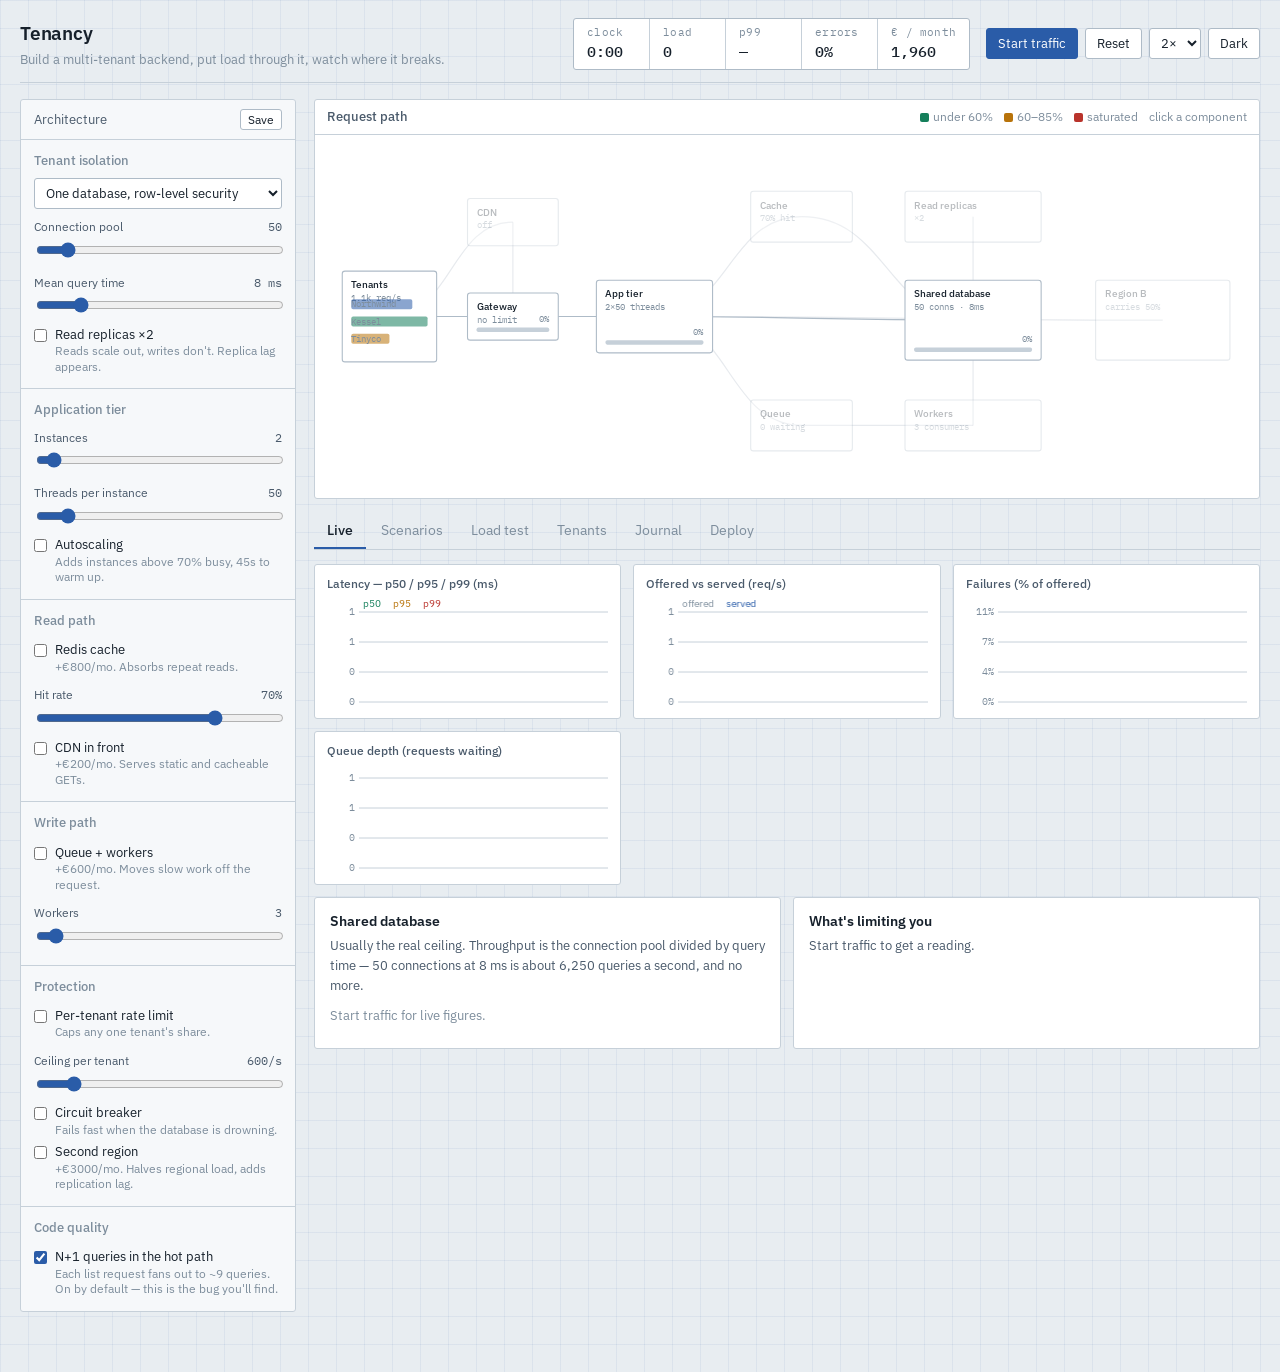
<file: learning-hub/topics/tenancy.html>
<!DOCTYPE html>
<html lang="en" data-theme="light">
<head>
<meta charset="utf-8">
<meta name="viewport" content="width=device-width, initial-scale=1, viewport-fit=cover">
<title>Tenancy — multi-tenant architecture simulator</title>
<link rel="preconnect" href="https://fonts.googleapis.com">
<link rel="preconnect" href="https://fonts.gstatic.com" crossorigin>
<link href="https://fonts.googleapis.com/css2?family=IBM+Plex+Mono:wght@400;500&family=IBM+Plex+Sans:wght@400;500;600&display=swap" rel="stylesheet">
<style>
:root{
  --paper:#E8EDF1; --panel:#F6F8FA; --panel-2:#FFFFFF;
  --ink:#16202B; --ink-2:#4A5A6B; --ink-3:#7D8D9C;
  --rule:#C6D0D9; --rule-2:#AEBBC7;
  --ok:#157F5B; --warn:#B8730A; --fail:#B9332B;
  --ok-bg:#DCEDE5; --warn-bg:#F6E8CE; --fail-bg:#F6DCDA;
  --accent:#2A5CA8; --accent-bg:#DEE7F4;
  --grid:rgba(42,92,168,.07);
  --r:3px;
}
[data-theme="dark"]{
  --paper:#101519; --panel:#171E24; --panel-2:#1D262E;
  --ink:#DDE5EC; --ink-2:#9BAAB8; --ink-3:#6B7C8B;
  --rule:#2B363F; --rule-2:#3C4A56;
  --ok:#49BC8E; --warn:#D9A13D; --fail:#E0685E;
  --ok-bg:#15312A; --warn-bg:#352B17; --fail-bg:#36201E;
  --accent:#6E9BE0; --accent-bg:#1B2838;
  --grid:rgba(110,155,224,.07);
}
*{box-sizing:border-box}
html,body{margin:0;padding:0}
body{
  background:var(--paper); color:var(--ink);
  font-family:"IBM Plex Sans",-apple-system,BlinkMacSystemFont,"Segoe UI",sans-serif;
  font-size:14px; line-height:1.55;
  background-image:linear-gradient(var(--grid) 1px,transparent 1px),linear-gradient(90deg,var(--grid) 1px,transparent 1px);
  background-size:28px 28px;
  padding-top:env(safe-area-inset-top,0px); padding-bottom:env(safe-area-inset-bottom,0px);
  -webkit-font-smoothing:antialiased;
}
.mono{font-family:"IBM Plex Mono",ui-monospace,Menlo,monospace;font-variant-numeric:tabular-nums}
h1,h2,h3{font-weight:600;margin:0}
button{font-family:inherit;font-size:13px;color:var(--ink);background:var(--panel-2);border:1px solid var(--rule-2);border-radius:var(--r);padding:6px 11px;cursor:pointer}
button:hover{border-color:var(--accent);color:var(--accent)}
button:focus-visible,input:focus-visible,select:focus-visible{outline:2px solid var(--accent);outline-offset:1px}
button[disabled]{opacity:.45;cursor:not-allowed}
button.primary{background:var(--accent);border-color:var(--accent);color:#fff}
button.primary:hover{opacity:.88;color:#fff}
input[type=range]{width:100%;accent-color:var(--accent)}
select{font-family:inherit;font-size:13px;padding:5px 7px;background:var(--panel-2);color:var(--ink);border:1px solid var(--rule-2);border-radius:var(--r);width:100%}
a{color:var(--accent)}

/* shell */
.wrap{max-width:1320px;margin:0 auto;padding:18px 20px 60px}
.topbar{display:flex;align-items:center;gap:16px;flex-wrap:wrap;border-bottom:1px solid var(--rule);padding-bottom:12px;margin-bottom:16px}
.brand{display:flex;flex-direction:column;margin-right:auto}
.brand h1{font-size:19px;letter-spacing:-.01em}
.brand p{margin:1px 0 0;font-size:12.5px;color:var(--ink-3)}
.readouts{display:flex;gap:0;border:1px solid var(--rule-2);border-radius:var(--r);overflow:hidden;background:var(--panel-2)}
.ro{padding:5px 13px;border-right:1px solid var(--rule);min-width:76px}
.ro:last-child{border-right:0}
.ro span{display:block;font-size:10.5px;color:var(--ink-3);letter-spacing:.02em}
.ro b{font-size:15px;font-weight:500}
.runbar{display:flex;gap:7px;align-items:center}

/* layout */
.cols{display:grid;grid-template-columns:276px minmax(0,1fr);gap:18px;align-items:start}
@media(max-width:900px){.cols{grid-template-columns:1fr}}
.rail{background:var(--panel);border:1px solid var(--rule);border-radius:var(--r);position:sticky;top:12px}
.rail-h{padding:9px 13px;border-bottom:1px solid var(--rule);font-size:12.5px;color:var(--ink-2);display:flex;justify-content:space-between;align-items:center}
.grp{border-bottom:1px solid var(--rule);padding:11px 13px}
.grp:last-child{border-bottom:0}
.grp>h3{font-size:12.5px;color:var(--ink-3);font-weight:500;margin-bottom:8px}
.ctl{display:flex;align-items:flex-start;gap:8px;padding:3px 0;cursor:pointer}
.ctl input{margin:3px 0 0;accent-color:var(--accent);flex:none}
.ctl .lab{font-size:13px;line-height:1.35}
.ctl .sub{font-size:11.5px;color:var(--ink-3);display:block}
.slider{margin:9px 0 3px}
.slider .row{display:flex;justify-content:space-between;font-size:12px;color:var(--ink-2);margin-bottom:3px}

/* schematic */
.board{background:var(--panel-2);border:1px solid var(--rule);border-radius:var(--r);margin-bottom:14px;overflow:hidden}
.board-h{display:flex;align-items:center;gap:10px;padding:7px 12px;border-bottom:1px solid var(--rule);flex-wrap:wrap}
.board-h h2{font-size:13px;font-weight:500;color:var(--ink-2);margin-right:auto}
.legend{display:flex;gap:11px;font-size:11.5px;color:var(--ink-3);align-items:center}
.legend i{width:9px;height:9px;border-radius:2px;display:inline-block;margin-right:4px;vertical-align:-1px}
svg{display:block;width:100%;height:auto}
.node{cursor:pointer}
.node:hover .nbox{stroke-width:2}
.nbox{fill:var(--panel-2);stroke:var(--rule-2);stroke-width:1.2}
.ntitle{font-size:11.5px;font-weight:500;fill:var(--ink)}
.nsub{font-size:9.5px;fill:var(--ink-3);font-family:"IBM Plex Mono",monospace}
.edge{stroke:var(--rule-2);stroke-width:1.3;fill:none}
.elabel{font-size:9px;fill:var(--ink-3);font-family:"IBM Plex Mono",monospace}
.util-bar-bg{fill:var(--rule)}
.off{opacity:.3}

/* tabs */
.tabs{display:flex;gap:2px;border-bottom:1px solid var(--rule);margin-bottom:14px;overflow-x:auto}
.tab{border:0;border-bottom:2px solid transparent;background:none;padding:8px 13px;font-size:13.5px;color:var(--ink-3);border-radius:0;white-space:nowrap}
.tab:hover{color:var(--ink);border-color:transparent}
.tab[aria-selected=true]{color:var(--ink);border-bottom-color:var(--accent);font-weight:500}
.panel{display:none}
.panel.on{display:block}

.card{background:var(--panel-2);border:1px solid var(--rule);border-radius:var(--r);padding:13px 15px;margin-bottom:12px}
.card h3{font-size:14px;margin-bottom:3px}
.card p.desc{margin:0 0 10px;font-size:12.8px;color:var(--ink-2)}
.cardgrid{display:grid;grid-template-columns:repeat(auto-fit,minmax(252px,1fr));gap:12px}
.chartbox{background:var(--panel-2);border:1px solid var(--rule);border-radius:var(--r);padding:10px 12px}
.chartbox h4{margin:0 0 2px;font-size:12px;font-weight:500;color:var(--ink-2)}
canvas{display:block;width:100%;height:112px}
table{width:100%;border-collapse:collapse;font-size:12.8px}
th{text-align:left;font-weight:500;color:var(--ink-3);font-size:11.5px;padding:5px 8px;border-bottom:1px solid var(--rule)}
td{padding:5px 8px;border-bottom:1px solid var(--rule)}
tr:last-child td{border-bottom:0}
.pill{display:inline-block;font-size:11px;padding:1px 7px;border-radius:9px;border:1px solid transparent}
.p-ok{background:var(--ok-bg);color:var(--ok);border-color:var(--ok)}
.p-warn{background:var(--warn-bg);color:var(--warn);border-color:var(--warn)}
.p-fail{background:var(--fail-bg);color:var(--fail);border-color:var(--fail)}
.p-mute{background:var(--panel);color:var(--ink-3);border-color:var(--rule-2)}
.note{border-left:2px solid var(--accent);padding:2px 0 2px 11px;margin:9px 0;font-size:12.8px;color:var(--ink-2)}
.note.bad{border-color:var(--fail)}
.note.good{border-color:var(--ok)}
.empty{color:var(--ink-3);font-size:13px;padding:18px 0;text-align:center}
.inspector{font-size:12.8px}
.inspector dl{display:grid;grid-template-columns:auto 1fr;gap:3px 12px;margin:0 0 9px}
.inspector dt{color:var(--ink-3)}
.inspector dd{margin:0;text-align:right}
.logline{border-bottom:1px solid var(--rule);padding:8px 0;font-size:12.8px}
.logline:last-child{border-bottom:0}
.logline time{color:var(--ink-3);font-size:11.5px;margin-right:8px}
.scen{border:1px solid var(--rule);border-radius:var(--r);padding:11px 13px}
.scen.active{border-color:var(--accent);background:var(--accent-bg)}
.scen h4{margin:0 0 3px;font-size:13.5px;font-weight:500}
.scen p{margin:0 0 9px;font-size:12.5px;color:var(--ink-2)}
.inline{display:flex;gap:8px;align-items:center;flex-wrap:wrap}
details summary{cursor:pointer;font-size:13px;color:var(--accent);padding:3px 0}
code{font-family:"IBM Plex Mono",monospace;font-size:12px;background:var(--panel);padding:1px 4px;border-radius:2px}
pre{background:var(--panel);border:1px solid var(--rule);border-radius:var(--r);padding:10px 12px;overflow-x:auto;font-size:12px;font-family:"IBM Plex Mono",monospace}
@media (prefers-reduced-motion:reduce){*{animation:none!important;transition:none!important}}
</style>
</head>
<body>
<div class="wrap">

<div class="topbar">
  <div class="brand">
    <h1>Tenancy</h1>
    <p>Build a multi-tenant backend, put load through it, watch where it breaks.</p>
  </div>
  <div class="readouts mono">
    <div class="ro"><span>clock</span><b id="ro-clock">0:00</b></div>
    <div class="ro"><span>load</span><b id="ro-rps">0</b></div>
    <div class="ro"><span>p99</span><b id="ro-p99">—</b></div>
    <div class="ro"><span>errors</span><b id="ro-err">0%</b></div>
    <div class="ro"><span>€ / month</span><b id="ro-cost">0</b></div>
  </div>
  <div class="runbar">
    <button id="btn-run" class="primary">Start traffic</button>
    <button id="btn-reset">Reset</button>
    <select id="speed" style="width:auto" aria-label="Simulation speed">
      <option value="1">1×</option><option value="2" selected>2×</option><option value="4">4×</option>
    </select>
    <button id="btn-theme" aria-label="Switch theme">Dark</button>
  </div>
</div>

<div class="cols">

  <!-- ARCHITECTURE RAIL -->
  <aside class="rail">
    <div class="rail-h"><span>Architecture</span><button id="btn-save" style="padding:2px 7px;font-size:11.5px">Save</button></div>

    <div class="grp">
      <h3>Tenant isolation</h3>
      <select id="dbMode">
        <option value="shared">One database, row-level security</option>
        <option value="hybrid">Shared pool, enterprise on its own</option>
        <option value="pertenant">A database per tenant</option>
      </select>
      <div class="slider">
        <div class="row"><label for="dbPool">Connection pool</label><span class="mono" id="v-dbPool">50</span></div>
        <input type="range" id="dbPool" min="10" max="400" step="10" value="50">
      </div>
      <div class="slider">
        <div class="row"><label for="dbQuery">Mean query time</label><span class="mono" id="v-dbQuery">8 ms</span></div>
        <input type="range" id="dbQuery" min="2" max="40" step="1" value="8">
      </div>
      <label class="ctl"><input type="checkbox" id="replicas"><span class="lab">Read replicas ×2<span class="sub">Reads scale out, writes don't. Replica lag appears.</span></span></label>
    </div>

    <div class="grp">
      <h3>Application tier</h3>
      <div class="slider">
        <div class="row"><label for="instances">Instances</label><span class="mono" id="v-instances">2</span></div>
        <input type="range" id="instances" min="1" max="24" step="1" value="2">
      </div>
      <div class="slider">
        <div class="row"><label for="threads">Threads per instance</label><span class="mono" id="v-threads">50</span></div>
        <input type="range" id="threads" min="10" max="400" step="10" value="50">
      </div>
      <label class="ctl"><input type="checkbox" id="autoscale"><span class="lab">Autoscaling<span class="sub">Adds instances above 70% busy, 45s to warm up.</span></span></label>
    </div>

    <div class="grp">
      <h3>Read path</h3>
      <label class="ctl"><input type="checkbox" id="cache"><span class="lab">Redis cache<span class="sub">+€800/mo. Absorbs repeat reads.</span></span></label>
      <div class="slider">
        <div class="row"><label for="hit">Hit rate</label><span class="mono" id="v-hit">70%</span></div>
        <input type="range" id="hit" min="0" max="95" step="5" value="70">
      </div>
      <label class="ctl"><input type="checkbox" id="cdn"><span class="lab">CDN in front<span class="sub">+€200/mo. Serves static and cacheable GETs.</span></span></label>
    </div>

    <div class="grp">
      <h3>Write path</h3>
      <label class="ctl"><input type="checkbox" id="queue"><span class="lab">Queue + workers<span class="sub">+€600/mo. Moves slow work off the request.</span></span></label>
      <div class="slider">
        <div class="row"><label for="workers">Workers</label><span class="mono" id="v-workers">3</span></div>
        <input type="range" id="workers" min="1" max="40" step="1" value="3">
      </div>
    </div>

    <div class="grp">
      <h3>Protection</h3>
      <label class="ctl"><input type="checkbox" id="ratelimit"><span class="lab">Per-tenant rate limit<span class="sub">Caps any one tenant's share.</span></span></label>
      <div class="slider">
        <div class="row"><label for="rlimit">Ceiling per tenant</label><span class="mono" id="v-rlimit">600/s</span></div>
        <input type="range" id="rlimit" min="100" max="4000" step="100" value="600">
      </div>
      <label class="ctl"><input type="checkbox" id="breaker"><span class="lab">Circuit breaker<span class="sub">Fails fast when the database is drowning.</span></span></label>
      <label class="ctl"><input type="checkbox" id="multiregion"><span class="lab">Second region<span class="sub">+€3000/mo. Halves regional load, adds replication lag.</span></span></label>
    </div>

    <div class="grp">
      <h3>Code quality</h3>
      <label class="ctl"><input type="checkbox" id="nplus1" checked><span class="lab">N+1 queries in the hot path<span class="sub">Each list request fans out to ~9 queries. On by default — this is the bug you'll find.</span></span></label>
    </div>
  </aside>

  <!-- MAIN -->
  <main>
    <div class="board">
      <div class="board-h">
        <h2>Request path</h2>
        <div class="legend">
          <span><i style="background:var(--ok)"></i>under 60%</span>
          <span><i style="background:var(--warn)"></i>60–85%</span>
          <span><i style="background:var(--fail)"></i>saturated</span>
          <span style="color:var(--ink-3)">click a component</span>
        </div>
      </div>
      <svg id="schematic" viewBox="0 0 1040 400" role="img" aria-label="Live schematic of the request path through the system">
        <g id="edges"></g>
        <g id="packets"></g>
        <g id="nodes"></g>
      </svg>
    </div>

    <div class="tabs" role="tablist">
      <button class="tab" role="tab" aria-selected="true" data-p="live">Live</button>
      <button class="tab" role="tab" aria-selected="false" data-p="scenarios">Scenarios</button>
      <button class="tab" role="tab" aria-selected="false" data-p="loadtest">Load test</button>
      <button class="tab" role="tab" aria-selected="false" data-p="tenants">Tenants</button>
      <button class="tab" role="tab" aria-selected="false" data-p="journal">Journal</button>
      <button class="tab" role="tab" aria-selected="false" data-p="deploy">Deploy</button>
    </div>

    <!-- LIVE -->
    <section class="panel on" id="p-live">
      <div class="cardgrid" style="margin-bottom:12px">
        <div class="chartbox"><h4>Latency — p50 / p95 / p99 (ms)</h4><canvas id="c-lat"></canvas></div>
        <div class="chartbox"><h4>Offered vs served (req/s)</h4><canvas id="c-thr"></canvas></div>
        <div class="chartbox"><h4>Failures (% of offered)</h4><canvas id="c-err"></canvas></div>
        <div class="chartbox"><h4>Queue depth (requests waiting)</h4><canvas id="c-q"></canvas></div>
      </div>
      <div class="cardgrid">
        <div class="card inspector" id="inspector">
          <h3>Component</h3>
          <p class="desc">Pick something in the schematic to see what it's doing.</p>
        </div>
        <div class="card">
          <h3>What's limiting you</h3>
          <p class="desc" id="diagnosis">Start traffic to get a reading.</p>
          <div id="advice"></div>
        </div>
      </div>
    </section>

    <!-- SCENARIOS -->
    <section class="panel" id="p-scenarios">
      <div class="cardgrid" id="scenlist"></div>
      <div class="card" id="scen-report" style="display:none">
        <h3 id="scen-title"></h3>
        <p class="desc" id="scen-desc"></p>
        <div id="scen-body"></div>
      </div>
    </section>

    <!-- LOAD TEST -->
    <section class="panel" id="p-loadtest">
      <div class="card">
        <h3>Ramp to failure</h3>
        <p class="desc">Steps the load up and holds at each step long enough to settle. The knee is where latency starts climbing faster than throughput.</p>
        <div class="cardgrid" style="margin-bottom:10px">
          <div class="slider"><div class="row"><label for="lt-from">Start at</label><span class="mono" id="v-ltfrom">200/s</span></div><input type="range" id="lt-from" min="100" max="3000" step="100" value="200"></div>
          <div class="slider"><div class="row"><label for="lt-to">Finish at</label><span class="mono" id="v-ltto">6000/s</span></div><input type="range" id="lt-to" min="500" max="30000" step="500" value="6000"></div>
          <div class="slider"><div class="row"><label for="lt-steps">Steps</label><span class="mono" id="v-ltsteps">10</span></div><input type="range" id="lt-steps" min="4" max="20" step="1" value="10"></div>
        </div>
        <div class="inline">
          <label class="ctl" style="padding:0"><input type="checkbox" id="lt-skew"><span class="lab">Skewed — one tenant takes 70% of it</span></label>
          <button id="btn-lt" class="primary">Run ramp</button>
          <span id="lt-status" class="mono" style="font-size:12px;color:var(--ink-3)"></span>
        </div>
      </div>
      <div class="cardgrid">
        <div class="chartbox"><h4>Latency against offered load</h4><canvas id="c-lt" style="height:168px"></canvas></div>
        <div class="card" style="margin:0"><h3 style="margin-bottom:8px">Results</h3><div id="lt-table"><p class="empty">No run yet.</p></div></div>
      </div>
    </section>

    <!-- TENANTS -->
    <section class="panel" id="p-tenants">
      <div class="card">
        <h3>Who's on the platform</h3>
        <p class="desc">Each tenant has its own appetite. Drag the sliders while traffic is running — shared infrastructure will show you exactly who pays for whose spike.</p>
        <div id="tenant-ctls"></div>
      </div>
      <div class="card">
        <h3>Per-tenant experience</h3>
        <p class="desc">The same system, seen from three different seats.</p>
        <div id="tenant-table"></div>
      </div>
    </section>

    <!-- JOURNAL -->
    <section class="panel" id="p-journal">
      <div class="card">
        <h3>Incident log</h3>
        <p class="desc">Written automatically when something crosses a line, and when you change the architecture. This is the part worth keeping.</p>
        <div class="inline" style="margin-bottom:10px">
          <button id="btn-export">Download as Markdown</button>
          <button id="btn-clearlog">Clear</button>
        </div>
        <div id="journal"><p class="empty">Nothing logged yet.</p></div>
      </div>
    </section>

    <!-- DEPLOY -->
    <section class="panel" id="p-deploy">
      <div class="card">
        <h3>Putting this on GitHub Pages</h3>
        <p class="desc">This whole simulator is one file with no build step and no server, so Pages can host it as-is.</p>
        <pre>git init
git add index.html
git commit -m "Architecture simulator"
git branch -M main
git remote add origin https://github.com/&lt;you&gt;/tenancy.git
git push -u origin main</pre>
        <p class="desc">Then in the repository: <strong>Settings → Pages → Source: Deploy from a branch → main / (root) → Save.</strong> It goes live at <code>https://&lt;you&gt;.github.io/tenancy/</code> within a minute or two.</p>
        <div class="note">The file must be named <code>index.html</code> and sit at the repository root, otherwise Pages serves a 404 at the root URL.</div>
        <details>
          <summary>Deploying from a subfolder or with Actions</summary>
          <p class="desc" style="margin-top:8px">If you'd rather keep it in <code>docs/</code>, pick that folder in the same Pages setting. For a workflow-based deploy, add <code>.github/workflows/pages.yml</code>:</p>
          <pre>name: Deploy
on:
  push: { branches: [main] }
permissions: { pages: write, id-token: write, contents: read }
jobs:
  deploy:
    environment: github-pages
    runs-on: ubuntu-latest
    steps:
      - uses: actions/checkout@v4
      - uses: actions/upload-pages-artifact@v3
        with: { path: '.' }
      - uses: actions/deploy-pages@v4</pre>
        </details>
        <div class="note good">Your architecture is kept in <code>localStorage</code>, so a visitor's setup survives a reload without any backend.</div>
      </div>
      <div class="card">
        <h3>How the numbers are produced</h3>
        <p class="desc">Each tier is modelled as a queue with a finite service rate. Capacity is concurrency divided by service time; anything arriving faster than that accumulates as backlog, and backlog is what you feel as latency. Requests waiting longer than the 2-second timeout are abandoned and counted as failures. It's an approximation, not a replica of any real stack — but the shapes it produces (the knee, the cliff, the cascade) are the ones you'll meet in production.</p>
      </div>
    </section>

  </main>
</div>
</div>

<script>
"use strict";

/* ---------- state ---------- */
const A = {
  dbMode:"shared", dbPool:50, dbQuery:8, replicas:false,
  instances:2, threads:50, autoscale:false,
  cache:false, hit:70, cdn:false,
  queue:false, workers:3,
  ratelimit:false, rlimit:600, breaker:false, multiregion:false,
  nplus1:true
};
const TENANTS = [
  {id:"northwind", name:"Northwind", tier:"enterprise", rps:400, color:"var(--accent)"},
  {id:"kessel",    name:"Kessel",    tier:"standard",   rps:500, color:"var(--ok)"},
  {id:"tinyco",    name:"Tinyco",    tier:"free",       rps:250, color:"var(--warn)"}
];
const S = {
  running:false, t:0, speed:2, scenario:null, scenT:0,
  effInstances:2, warming:0, breakerOpen:false, breakerT:0,
  back:{gw:0,app:0,db:0,q:0},
  hist:{p50:[],p95:[],p99:[],off:[],srv:[],err:[],q:[]},
  tenantStats:{}, nodes:{}, selected:"db", log:[], lt:null
};
TENANTS.forEach(t=>S.tenantStats[t.id]={off:0,served:0,shed:0,failed:0,p99:0});

const TIMEOUT = 2.0;
const $ = s=>document.querySelector(s);
const clamp=(v,a,b)=>Math.max(a,Math.min(b,v));
const fmt=n=>n>=10000?Math.round(n/1000)+"k":n>=1000?(n/1000).toFixed(1)+"k":Math.round(n).toString();

/* ---------- cost ---------- */
function cost(){
  let c = 900;
  c += A.instances*180;
  c += A.dbMode==="pertenant"?2400:A.dbMode==="hybrid"?1400:700;
  c += A.replicas?900:0;
  c += A.cache?800:0;
  c += A.cdn?200:0;
  c += A.queue?600+A.workers*60:0;
  c += A.multiregion?3000:0;
  return c;
}

/* ---------- tier queue model ---------- */
function tier(key, lambda, mu, dt){
  const b = S.back[key];
  const arrive = lambda*dt;
  const capacity = mu*dt;
  let total = b + arrive;
  const served = Math.min(total, capacity);
  let backlog = total - served;
  let dropped = 0;
  const maxHold = mu*TIMEOUT;
  if(backlog > maxHold){ dropped = backlog - maxHold; backlog = maxHold; }
  S.back[key] = backlog;
  const wait = mu>0 ? backlog/mu : TIMEOUT;
  return { served:served/dt, dropped:dropped/dt, wait, util: mu>0?lambda/mu:2, backlog };
}

/* ---------- one simulation step ---------- */
function step(dt){
  // offered load, per tenant, with scenario modifiers
  let offered = 0, perTenant = {};
  for(const t of TENANTS){
    let r = t.rps;
    if(S.scenario) r = S.scenario.load(r, t, S.scenT);
    perTenant[t.id] = r; offered += r;
  }

  // rate limiting sheds the excess before it enters the system
  let admitted = 0, shed = 0;
  for(const t of TENANTS){
    let r = perTenant[t.id];
    if(A.ratelimit && r > A.rlimit){ shed += r-A.rlimit; r = A.rlimit; }
    perTenant[t.id] = r; admitted += r;
  }

  // CDN takes a slice off the top
  const cdnAbsorb = A.cdn ? admitted*0.22 : 0;
  let entering = admitted - cdnAbsorb;

  // second region halves what this one carries
  const regionFactor = A.multiregion ? 0.5 : 1;
  entering *= regionFactor;

  // gateway
  const gw = tier("gw", entering, 14000, dt);

  // app tier — autoscaling
  if(A.autoscale){
    const busy = S.lastAppUtil||0;
    if(busy>0.7 && S.effInstances<24 && S.warming<=0){ S.warming = 45; }
    if(S.warming>0){ S.warming-=dt; if(S.warming<=0){ S.effInstances=Math.min(24,S.effInstances+2); } }
    if(busy<0.3 && S.effInstances>A.instances) S.effInstances-=dt*0.05;
  } else S.effInstances = A.instances;
  const concurrency = Math.round(S.effInstances)*A.threads;
  const appService = 0.006;
  const muApp = concurrency/appService;
  const app = tier("app", gw.served, muApp, dt);
  S.lastAppUtil = app.util;

  // how much work reaches the database
  const queriesPer = A.nplus1 ? 9.5 : 1.4;
  const hit = A.cache ? A.hit/100 : 0;
  const asyncShare = A.queue ? 0.35 : 0;
  const syncReq = app.served*(1-asyncShare);
  let dbQps = syncReq*queriesPer*(1-hit);

  // circuit breaker sheds database work when things are bad
  let breakerShed = 0;
  if(A.breaker){
    if(S.breakerOpen){
      S.breakerT -= dt;
      breakerShed = dbQps*0.75; dbQps -= breakerShed;
      if(S.breakerT<=0) S.breakerOpen = false;
    }
  }

  // database capacity — isolation changes the shape
  const svc = A.dbQuery/1000;
  const readMult = A.replicas ? 2.4 : 1;
  let muDb = (A.dbPool/svc)*readMult;
  if(A.dbMode==="pertenant") muDb *= 2.6;        // each tenant gets its own pool
  else if(A.dbMode==="hybrid") muDb *= 1.5;
  const db = tier("db", dbQps, muDb, dt);

  if(A.breaker && !S.breakerOpen && db.util>1.25){ S.breakerOpen = true; S.breakerT = 10; }

  // background workers
  let qInfo = {backlog:0, wait:0, util:0};
  if(A.queue){
    const muW = A.workers*14;
    qInfo = tier("q", app.served*asyncShare, muW, dt);
  } else S.back.q = 0;

  // latency assembly
  const base = 0.004 + appService + (A.cache?0.001:0) + (A.multiregion?0.004:0);
  const dbTime = (dbQps>0? queriesPer*(1-hit)*svc : 0);
  const waitTotal = gw.wait + app.wait + db.wait;
  const p50 = (base + dbTime*0.8 + waitTotal*0.35)*1000;
  const p95 = (base*1.9 + dbTime*1.6 + waitTotal*1.5)*1000;
  const p99 = (base*2.8 + dbTime*2.6 + waitTotal*2.3)*1000;

  // failures
  const failed = gw.dropped + app.dropped + (db.dropped/Math.max(queriesPer*(1-hit),0.2)) + breakerShed/Math.max(queriesPer*(1-hit),0.2);
  const served = Math.max(0, app.served - failed);
  const errPct = offered>0 ? ((failed+shed)/offered)*100 : 0;

  // per-tenant view
  const shareBase = Object.values(perTenant).reduce((a,b)=>a+b,0)||1;
  for(const t of TENANTS){
    const sh = perTenant[t.id]/shareBase;
    const st = S.tenantStats[t.id];
    st.off = S.scenario? S.scenario.load(t.rps,t,S.scenT) : t.rps;
    st.shed = A.ratelimit? Math.max(0, st.off-A.rlimit) : 0;
    st.failed = failed*sh;
    st.served = Math.max(0, served*sh);
    // isolation decides whether a neighbour's queue is also yours
    const isolation = A.dbMode==="pertenant"?0.12 : A.dbMode==="hybrid"? (t.tier==="enterprise"?0.2:0.8) : 1;
    st.p99 = base*2800 + dbTime*2600 + waitTotal*2300*isolation;
  }

  const push=(k,v)=>{const h=S.hist[k];h.push(v);if(h.length>150)h.shift();};
  push("p50",p50);push("p95",p95);push("p99",p99);
  push("off",offered);push("srv",served);push("err",clamp(errPct,0,100));
  push("q",S.back.db+S.back.app+S.back.q);

  S.live = {offered,admitted,entering,gw,app,db,qInfo,p50,p95,p99,errPct,served,shed,
            muApp,muDb,concurrency,dbQps,queriesPer,hit,breakerShed};

  watch();
}

/* ---------- automatic incident log ---------- */
const flags = {};
function watch(){
  const L = S.live; if(!L) return;
  const once=(key,sev,txt)=>{ if(flags[key])return; flags[key]=true; logit(sev,txt); };
  if(L.db.util>1) once("dbsat","fail",`Database saturated — arriving work is ${(L.db.util*100).toFixed(0)}% of what the pool can serve. Backlog is building, so latency will keep climbing until load drops.`);
  if(L.app.util>1) once("appsat","fail",`Application tier saturated at ${Math.round(S.effInstances)} instances × ${A.threads} threads. Requests are waiting for a thread before they even reach the database.`);
  if(L.p99>1000) once("p99","warn",`p99 crossed one second (${Math.round(L.p99)} ms). The queue, not the query, is most of that number now.`);
  if(L.errPct>5) once("err","fail",`Failure rate above 5% (${L.errPct.toFixed(1)}%). Requests are being abandoned at the 2-second timeout.`);
  if(S.breakerOpen) once("brk","warn","Circuit breaker opened. Most database calls are now failing immediately instead of waiting — the system stays responsive while shedding work.");
}
function logit(sev,text){
  S.log.unshift({t:S.t, sev, text});
  if(S.log.length>140) S.log.pop();
  if(curTab==="journal") renderJournal();
}
function clock(sec){const m=Math.floor(sec/60),s=Math.floor(sec%60);return m+":"+String(s).padStart(2,"0");}

/* ---------- schematic ---------- */
const NODES = {
  clients:{x:30,y:150,w:104,h:100,title:"Tenants",sub:()=>fmt(S.live?S.live.offered:totalRps())+" req/s",always:true},
  cdn:    {x:168,y:70, w:100,h:52, title:"CDN",      sub:()=>A.cdn?"−22% origin":"off", on:()=>A.cdn},
  gw:     {x:168,y:174,w:100,h:52, title:"Gateway",  sub:()=>A.ratelimit?"limit "+A.rlimit+"/s":"no limit", always:true, util:()=>S.live?S.live.gw.util:0},
  app:    {x:310,y:160,w:128,h:80, title:"App tier", sub:()=>Math.round(S.effInstances)+"×"+A.threads+" threads", always:true, util:()=>S.live?S.live.app.util:0},
  cache:  {x:480,y:62, w:112,h:56, title:"Cache",    sub:()=>A.hit+"% hit", on:()=>A.cache},
  db:     {x:650,y:160,w:150,h:88, title:()=>A.dbMode==="pertenant"?"Database per tenant":A.dbMode==="hybrid"?"Pool + enterprise":"Shared database", sub:()=>A.dbPool+" conns · "+A.dbQuery+"ms", always:true, util:()=>S.live?S.live.db.util:0},
  replica:{x:650,y:62, w:150,h:56, title:"Read replicas", sub:()=>"×2", on:()=>A.replicas},
  queue:  {x:480,y:292,w:112,h:56, title:"Queue",    sub:()=>fmt(S.back.q)+" waiting", on:()=>A.queue},
  workers:{x:650,y:292,w:150,h:56, title:"Workers",  sub:()=>A.workers+" consumers", on:()=>A.queue},
  region: {x:860,y:160,w:148,h:88, title:"Region B", sub:()=>"carries 50%", on:()=>A.multiregion}
};
const EDGES = [
  ["clients","cdn",()=>A.cdn],["clients","gw",()=>true],["cdn","gw",()=>A.cdn],
  ["gw","app",()=>true],["app","cache",()=>A.cache],["cache","db",()=>A.cache],
  ["app","db",()=>true],["app","queue",()=>A.queue],["queue","workers",()=>A.queue],
  ["workers","db",()=>A.queue],["db","replica",()=>A.replicas],["app","region",()=>A.multiregion]
];
const SVGNS="http://www.w3.org/2000/svg";
function el(n,a){const e=document.createElementNS(SVGNS,n);for(const k in a)e.setAttribute(k,a[k]);return e;}
function utilColor(u){return u>=0.85?"var(--fail)":u>=0.6?"var(--warn)":"var(--ok)";}
function centre(id){const n=NODES[id];return{x:n.x+n.w/2,y:n.y+n.h/2};}

function buildSchematic(){
  const gE=$("#edges"), gN=$("#nodes");
  gE.textContent=""; gN.textContent="";
  for(const [a,b,test] of EDGES){
    const p1=centre(a),p2=centre(b);
    const live=test();
    const mx=(p1.x+p2.x)/2;
    const d=`M${p1.x},${p1.y} C${mx},${p1.y} ${mx},${p2.y} ${p2.x},${p2.y}`;
    const path=el("path",{d,class:"edge"+(live?"":" off"),id:`e-${a}-${b}`});
    gE.appendChild(path);
  }
  for(const id in NODES){
    const n=NODES[id];
    const on = n.always||n.on();
    const g=el("g",{class:"node"+(on?"":" off"),"data-id":id,tabindex:"0",role:"button"});
    g.appendChild(el("rect",{x:n.x,y:n.y,width:n.w,height:n.h,rx:3,class:"nbox",id:`box-${id}`}));
    const title=el("text",{x:n.x+10,y:n.y+19,class:"ntitle"}); title.textContent=typeof n.title==="function"?n.title():n.title;
    g.appendChild(title);
    const sub=el("text",{x:n.x+10,y:n.y+33,class:"nsub",id:`sub-${id}`}); sub.textContent=n.sub();
    g.appendChild(sub);
    if(n.util){
      g.appendChild(el("rect",{x:n.x+10,y:n.y+n.h-14,width:n.w-20,height:5,rx:2,class:"util-bar-bg"}));
      g.appendChild(el("rect",{x:n.x+10,y:n.y+n.h-14,width:0,height:5,rx:2,id:`bar-${id}`,fill:"var(--ok)"}));
      const pc=el("text",{x:n.x+n.w-10,y:n.y+n.h-20,class:"nsub","text-anchor":"end",id:`pc-${id}`}); pc.textContent="0%";
      g.appendChild(pc);
    }
    g.addEventListener("click",()=>select(id));
    g.addEventListener("keydown",e=>{if(e.key==="Enter"||e.key===" "){e.preventDefault();select(id);}});
    gN.appendChild(g);
  }
  // tenant strips inside the clients box
  const c=NODES.clients;
  TENANTS.forEach((t,i)=>{
    const y=c.y+40+i*19;
    const r=el("rect",{x:c.x+10,y:y-9,width:0,height:11,rx:2,fill:t.color,id:`tb-${t.id}`,opacity:".55"});
    $("#nodes").appendChild(r);
    const tx=el("text",{x:c.x+10,y:y,class:"nsub"}); tx.textContent=t.name;
    $("#nodes").appendChild(tx);
  });
  paintSchematic();
}
function paintSchematic(){
  for(const id in NODES){
    const n=NODES[id], on=n.always||n.on();
    const g=document.querySelector(`[data-id="${id}"]`);
    if(g) g.setAttribute("class","node"+(on?"":" off"));
    const sub=document.getElementById(`sub-${id}`); if(sub) sub.textContent=n.sub();
    if(n.util){
      const u=clamp(n.util(),0,1.6);
      const bar=document.getElementById(`bar-${id}`), pc=document.getElementById(`pc-${id}`);
      if(bar){bar.setAttribute("width",(n.w-20)*clamp(u,0,1));bar.setAttribute("fill",utilColor(u));}
      if(pc){pc.textContent=Math.round(u*100)+"%";pc.setAttribute("fill",u>=0.85?"var(--fail)":"var(--ink-3)");}
      const box=document.getElementById(`box-${id}`);
      if(box) box.setAttribute("stroke", u>=0.85?"var(--fail)":u>=0.6?"var(--warn)":"var(--rule-2)");
    }
  }
  const title=document.querySelector('[data-id="db"] .ntitle');
  if(title) title.textContent=NODES.db.title();
  for(const [a,b,test] of EDGES){
    const p=document.getElementById(`e-${a}-${b}`);
    if(p) p.setAttribute("class","edge"+(test()?"":" off"));
  }
  const maxR=Math.max(...TENANTS.map(t=>S.tenantStats[t.id].off||t.rps),1);
  TENANTS.forEach(t=>{
    const r=document.getElementById(`tb-${t.id}`);
    if(r) r.setAttribute("width", 84*((S.tenantStats[t.id].off||t.rps)/maxR));
  });
}

/* ---------- packets ---------- */
let packets=[];
function routeFor(){
  const r=["clients","gw","app"];
  if(A.cache && Math.random()<A.hit/100) r.push("cache");
  else r.push("db");
  return r;
}
function spawnPackets(){
  if(!S.running||!S.live) return;
  const want=clamp(Math.round(S.live.served/160),0,26);
  while(packets.length<want){
    const route=routeFor();
    const fail=Math.random()<(S.live.errPct/100);
    packets.push({route,i:0,p:0,speed:0.9+Math.random()*0.6,fail,
      slow:S.live.p99>700});
  }
}
function drawPackets(){
  const g=$("#packets"); g.textContent="";
  for(const pk of packets){
    const a=centre(pk.route[pk.i]), b=centre(pk.route[pk.i+1]||pk.route[pk.i]);
    const x=a.x+(b.x-a.x)*pk.p, y=a.y+(b.y-a.y)*pk.p;
    g.appendChild(el("circle",{cx:x,cy:y,r:pk.fail?3.4:2.6,
      fill:pk.fail?"var(--fail)":pk.slow?"var(--warn)":"var(--accent)",opacity:pk.fail?".95":".75"}));
  }
}
function advancePackets(dt){
  const rate = S.live && S.live.p99>700 ? 0.55 : 1.4;
  for(const pk of packets){
    pk.p += dt*rate*pk.speed*2.4;
    if(pk.p>=1){ pk.p=0; pk.i++; }
  }
  packets = packets.filter(pk=>pk.i < pk.route.length-1);
  spawnPackets();
}

/* ---------- charts ---------- */
function line(canvas, series, opts={}){
  const c=canvas, ctx=c.getContext("2d");
  const dpr=window.devicePixelRatio||1;
  const w=c.clientWidth, h=c.clientHeight;
  c.width=w*dpr; c.height=h*dpr; ctx.setTransform(dpr,0,0,dpr,0,0);
  ctx.clearRect(0,0,w,h);
  const cs=getComputedStyle(document.body);
  const rule=cs.getPropertyValue("--rule").trim(), ink3=cs.getPropertyValue("--ink-3").trim();
  let max=opts.max||0;
  series.forEach(s=>s.data.forEach(v=>{if(v>max)max=v;}));
  max=max||1; max*=1.12;
  ctx.strokeStyle=rule; ctx.lineWidth=1;
  for(let i=0;i<=3;i++){const y=h-6-(h-22)*(i/3);ctx.beginPath();ctx.moveTo(32,y);ctx.lineTo(w,y);ctx.stroke();
    ctx.fillStyle=ink3;ctx.font='10px "IBM Plex Mono", monospace';ctx.textAlign="right";
    ctx.fillText(opts.fmt?opts.fmt(max*i/3):Math.round(max*i/3),28,y+3);}
  const n=Math.max(series[0].data.length,2);
  series.forEach(s=>{
    ctx.strokeStyle=cs.getPropertyValue(s.varName).trim()||s.varName;
    ctx.lineWidth=s.w||1.6; ctx.beginPath();
    s.data.forEach((v,i)=>{
      const x=32+(w-36)*(i/(n-1||1)), y=h-6-(h-22)*clamp(v/max,0,1);
      i?ctx.lineTo(x,y):ctx.moveTo(x,y);
    });
    ctx.stroke();
  });
  if(opts.labels){
    ctx.font='10px "IBM Plex Sans", sans-serif'; ctx.textAlign="left";
    let x=36;
    series.forEach(s=>{ctx.fillStyle=cs.getPropertyValue(s.varName).trim()||s.varName;
      ctx.fillText(s.name,x,11); x+=ctx.measureText(s.name).width+12;});
  }
}
function drawCharts(){
  const H=S.hist;
  line($("#c-lat"),[
    {name:"p50",data:H.p50,varName:"--ok"},
    {name:"p95",data:H.p95,varName:"--warn"},
    {name:"p99",data:H.p99,varName:"--fail"}
  ],{labels:true,fmt:v=>Math.round(v)});
  line($("#c-thr"),[
    {name:"offered",data:H.off,varName:"--ink-3"},
    {name:"served",data:H.srv,varName:"--accent"}
  ],{labels:true,fmt:fmt});
  line($("#c-err"),[{name:"failures",data:H.err,varName:"--fail"}],{max:10,fmt:v=>v.toFixed(0)+"%"});
  line($("#c-q"),[{name:"waiting",data:H.q,varName:"--warn"}],{fmt:fmt});
}

/* ---------- inspector + diagnosis ---------- */
const NODE_TEXT = {
  gw:"Every request lands here first. The rate limiter, if you've switched it on, decides which tenants get through before anything expensive happens.",
  app:"Concurrency lives here: instances × threads. A thread is held for the whole request, so a slow database query ties up application capacity too.",
  db:"Usually the real ceiling. Throughput is the connection pool divided by query time — 50 connections at 8 ms is about 6,250 queries a second, and no more.",
  cache:"Absorbs repeat reads before they reach the database. The hit rate is the whole story: 70% hit means the database only sees 30% of reads.",
  queue:"Takes slow work off the request path. The request returns quickly; the work still has to happen, so watch the backlog.",
  workers:"Drains the queue. Too few and the backlog grows without bound even though your API looks healthy.",
  clients:"Three tenants with different appetites. On shared infrastructure, their queues are the same queue.",
  cdn:"Serves cacheable responses without touching your origin at all.",
  replica:"Reads scale out across replicas. Writes still go to the primary, and replicas lag.",
  region:"A second region halves what this one carries, at the cost of cross-region replication."
};
function select(id){ S.selected=id; renderInspector(); }
function renderInspector(){
  const id=S.selected, n=NODES[id], L=S.live;
  const box=$("#inspector");
  let rows="";
  if(L){
    if(id==="db") rows=`<dt>Arriving</dt><dd class="mono">${fmt(L.dbQps)} q/s</dd>
      <dt>Capacity</dt><dd class="mono">${fmt(L.muDb)} q/s</dd>
      <dt>Busy</dt><dd class="mono">${Math.round(L.db.util*100)}%</dd>
      <dt>Waiting</dt><dd class="mono">${fmt(S.back.db)}</dd>
      <dt>Queue delay</dt><dd class="mono">${Math.round(L.db.wait*1000)} ms</dd>
      <dt>Queries per request</dt><dd class="mono">${(L.queriesPer*(1-L.hit)).toFixed(1)}</dd>`;
    else if(id==="app") rows=`<dt>Arriving</dt><dd class="mono">${fmt(L.gw.served)} req/s</dd>
      <dt>Concurrency</dt><dd class="mono">${L.concurrency}</dd>
      <dt>Capacity</dt><dd class="mono">${fmt(L.muApp)} req/s</dd>
      <dt>Busy</dt><dd class="mono">${Math.round(L.app.util*100)}%</dd>
      <dt>Queue delay</dt><dd class="mono">${Math.round(L.app.wait*1000)} ms</dd>`;
    else if(id==="gw") rows=`<dt>Offered</dt><dd class="mono">${fmt(L.offered)} req/s</dd>
      <dt>Shed by limiter</dt><dd class="mono">${fmt(L.shed)} req/s</dd>
      <dt>Entering region</dt><dd class="mono">${fmt(L.entering)} req/s</dd>`;
    else if(id==="cache") rows=`<dt>Hit rate</dt><dd class="mono">${A.hit}%</dd>
      <dt>Reads absorbed</dt><dd class="mono">${fmt(L.app.served*L.queriesPer*L.hit)} q/s</dd>`;
    else if(id==="queue"||id==="workers") rows=`<dt>Backlog</dt><dd class="mono">${fmt(S.back.q)}</dd>
      <dt>Drain rate</dt><dd class="mono">${fmt(A.workers*14)}/s</dd>
      <dt>Busy</dt><dd class="mono">${Math.round(L.qInfo.util*100)}%</dd>`;
    else if(id==="clients") rows=TENANTS.map(t=>`<dt>${t.name}</dt><dd class="mono">${fmt(S.tenantStats[t.id].off)} req/s</dd>`).join("");
  }
  box.innerHTML=`<h3>${typeof n.title==="function"?n.title():n.title}</h3>
    <p class="desc">${NODE_TEXT[id]||""}</p>
    ${rows?`<dl>${rows}</dl>`:'<p class="desc" style="color:var(--ink-3)">Start traffic for live figures.</p>'}`;
}
function renderDiagnosis(){
  const L=S.live; if(!L) return;
  const parts=[
    {k:"the database",u:L.db.util,fix:[
      !A.cache?"Switch on the cache — at a 70% hit rate the database sees less than a third of the reads it does now.":null,
      A.nplus1?"Turn off the N+1 queries. One request is currently costing about 9.5 round trips; collapsing that into a join is the single biggest win available.":null,
      L.db.util>1&&A.dbPool<200?"Raise the connection pool, but only if the database itself has headroom — a bigger pool against a busy database just moves the queue.":null,
      !A.replicas?"Add read replicas if the workload is read-heavy.":null,
      A.dbMode==="shared"?"Consider moving the loudest tenant onto its own database so its queue stops being everyone's queue.":null
    ]},
    {k:"the application tier",u:L.app.util,fix:[
      "Add instances, or raise threads per instance.",
      !A.autoscale?"Switch on autoscaling so this responds without you watching it.":null,
      !A.queue?"Move slow work to a queue so threads are released sooner.":null
    ]},
    {k:"the gateway",u:L.gw.util,fix:["Scale the gateway out."]}
  ].sort((a,b)=>b.u-a.u);
  const top=parts[0];
  let txt;
  if(top.u<0.6) txt=`Nothing is close to its ceiling — the busiest part is ${top.k} at ${Math.round(top.u*100)}%. Push more load through, or run a scenario.`;
  else if(top.u<1) txt=`${top.k[0].toUpperCase()+top.k.slice(1)} is at ${Math.round(top.u*100)}% and is setting your latency. Queue delay grows sharply from here — the last 15% of capacity costs more than the first 85%.`;
  else txt=`${top.k[0].toUpperCase()+top.k.slice(1)} is over capacity at ${Math.round(top.u*100)}%. Work is arriving faster than it can be served, so the backlog and the latency will both keep growing until the load drops.`;
  $("#diagnosis").textContent=txt;
  const fixes=top.fix.filter(Boolean);
  $("#advice").innerHTML = top.u<0.6 ? "" : fixes.map(f=>`<div class="note">${f}</div>`).join("");
}

/* ---------- scenarios ---------- */
const SCENARIOS=[
  {id:"spike",name:"Monday morning",dur:70,
   desc:"Everyone logs in at once. Load climbs to six times normal over thirty seconds, holds, then falls away.",
   load:(r,t,s)=>{const m=s<30?1+5*(s/30):s<50?6:Math.max(1,6-5*((s-50)/20));return r*m;},
   lesson:"A spike doesn't break a system at the moment it arrives — it breaks it once the backlog from the first few seconds never gets a chance to drain. Watch whether your queue depth returns to zero after the load drops. If it doesn't, you were already over capacity."},
  {id:"noisy",name:"Noisy neighbour",dur:70,
   desc:"Kessel starts a bulk export and sends 8,000 requests a second. Nobody else changed anything.",
   load:(r,t,s)=>t.id==="kessel"&&s>8&&s<55?8000:r,
   lesson:"On shared infrastructure, one tenant's bad afternoon is everyone's outage. Rate limiting fixes the symptom cheaply; isolation fixes the cause expensively. Compare the per-tenant table under both and you'll see exactly what you're buying."},
  {id:"slowq",name:"A missing index",dur:70,
   desc:"A deploy drops an index. Mean query time rises from 8 ms to 35 ms with no change in traffic.",
   setup:()=>{S._savedQ=A.dbQuery; set("dbQuery",35);},
   teardown:()=>{if(S._savedQ) set("dbQuery",S._savedQ);},
   load:(r)=>r,
   lesson:"Database capacity is pool ÷ query time, so quadrupling query time quarters your throughput ceiling without a single extra request arriving. Latency problems that appear with flat traffic are nearly always a change in service time, not demand."},
  {id:"cascade",name:"Dependency slows down",dur:70,
   desc:"A downstream payment service degrades. Calls that took 40 ms now take two seconds, and threads are held the whole time.",
   setup:()=>{S._savedT=A.threads; set("threads",Math.max(10,Math.round(A.threads*0.25)));},
   teardown:()=>{if(S._savedT) set("threads",S._savedT);},
   load:(r)=>r,
   lesson:"The failure spreads through thread occupancy, not through errors. Every request waiting on the slow dependency holds capacity that healthy requests needed, so an unrelated endpoint goes down too. A circuit breaker and a timeout are what stop a slow dependency from becoming your outage."},
  {id:"growth",name:"Six months of growth",dur:90,
   desc:"Traffic triples steadily and never comes back down. This is the one that finds your architectural ceiling rather than your burst capacity.",
   load:(r,t,s)=>r*(1+2*clamp(s/70,0,1)),
   lesson:"Burst capacity and sustained capacity are different numbers. A system that survives a spike can still fail at a permanently higher baseline, because nothing ever gets the quiet period it was using to catch up."}
];
function renderScenarios(){
  $("#scenlist").innerHTML=SCENARIOS.map(s=>`
    <div class="scen${S.scenario&&S.scenario.id===s.id?" active":""}" id="sc-${s.id}">
      <h4>${s.name}</h4><p>${s.desc}</p>
      <button data-sc="${s.id}">${S.scenario&&S.scenario.id===s.id?"Running…":"Run"}</button>
    </div>`).join("");
  $("#scenlist").querySelectorAll("[data-sc]").forEach(b=>b.onclick=()=>runScenario(b.dataset.sc));
}
function runScenario(id){
  const s=SCENARIOS.find(x=>x.id===id); if(!s) return;
  if(S.scenario&&S.scenario.teardown) S.scenario.teardown();
  S.scenario=s; S.scenT=0; S.scenPeak={p99:0,err:0,q:0,dbu:0};
  if(s.setup) s.setup();
  if(!S.running) toggleRun(true);
  logit("info",`Scenario started — ${s.name}.`);
  renderScenarios();
  $("#scen-report").style.display="block";
  $("#scen-title").textContent=s.name;
  $("#scen-desc").textContent=s.desc;
  $("#scen-body").innerHTML=`<p class="desc">Running. Watch the schematic.</p>`;
}
function endScenario(){
  const s=S.scenario; if(!s) return;
  const pk=S.scenPeak;
  const survived = pk.err<2 && pk.p99<800;
  const partial = !survived && pk.err<12;
  if(s.teardown) s.teardown();
  S.scenario=null;
  logit(survived?"ok":"fail",`Scenario finished — ${s.name}. Peak p99 ${Math.round(pk.p99)} ms, peak failures ${pk.err.toFixed(1)}%.`);
  renderScenarios();
  $("#scen-body").innerHTML=`
    <div class="inline" style="margin-bottom:10px">
      <span class="pill ${survived?"p-ok":partial?"p-warn":"p-fail"}">${survived?"Held up":partial?"Degraded":"Broke"}</span>
      <span class="mono" style="font-size:12px;color:var(--ink-2)">peak p99 ${Math.round(pk.p99)} ms · peak failures ${pk.err.toFixed(1)}% · peak backlog ${fmt(pk.q)} · database peaked at ${Math.round(pk.dbu*100)}%</span>
    </div>
    <div class="note ${survived?"good":"bad"}">${s.lesson}</div>
    <p class="desc" style="margin-top:10px">Change something in the architecture panel and run it again — the comparison is where the learning is.</p>`;
  $("#scen-report").scrollIntoView({behavior:"smooth",block:"nearest"});
}

/* ---------- load test ---------- */
function runLoadTest(){
  const from=+$("#lt-from").value, to=+$("#lt-to").value, steps=+$("#lt-steps").value;
  const skew=$("#lt-skew").checked;
  const saved=TENANTS.map(t=>t.rps);
  const results=[];
  const savedBack={...S.back}, savedEff=S.effInstances;
  for(let i=0;i<steps;i++){
    const target=from+(to-from)*(i/(steps-1||1));
    if(skew){ TENANTS[0].rps=target*0.15; TENANTS[1].rps=target*0.70; TENANTS[2].rps=target*0.15; }
    else TENANTS.forEach(t=>t.rps=target/3);
    S.back={gw:0,app:0,db:0,q:0}; S.effInstances=A.instances; S.breakerOpen=false;
    for(let k=0;k<90;k++) step(0.1);   // settle
    const L=S.live;
    results.push({target, p50:L.p50, p95:L.p95, p99:L.p99, served:L.served, err:L.errPct, dbu:L.db.util});
  }
  TENANTS.forEach((t,i)=>t.rps=saved[i]);
  S.back=savedBack; S.effInstances=savedEff;
  S.lt=results;
  // knee: first step where p99 more than triples the baseline
  const baseP99=results[0].p99;
  const knee=results.find(r=>r.p99>baseP99*3)||null;
  $("#lt-status").textContent=`done — ${steps} steps`;
  $("#lt-table").innerHTML=`<table><thead><tr><th>Offered</th><th>Served</th><th>p99</th><th>Fail</th><th>DB</th></tr></thead><tbody>${
    results.map(r=>`<tr><td class="mono">${fmt(r.target)}</td><td class="mono">${fmt(r.served)}</td>
      <td class="mono" style="color:${r.p99>1000?"var(--fail)":r.p99>400?"var(--warn)":"inherit"}">${Math.round(r.p99)} ms</td>
      <td class="mono">${r.err.toFixed(1)}%</td>
      <td class="mono" style="color:${r.dbu>=1?"var(--fail)":r.dbu>=.6?"var(--warn)":"inherit"}">${Math.round(r.dbu*100)}%</td></tr>`).join("")
  }</tbody></table>${knee?`<div class="note bad" style="margin-top:10px">The knee is around <strong>${fmt(knee.target)} req/s</strong> — past this point latency rises much faster than throughput, so adding load buys you nothing but queue. That's your usable ceiling, not the point where it falls over.</div>`:`<div class="note good" style="margin-top:10px">No knee inside this range. Raise the finish value until you find one.</div>`}`;
  drawLT();
  logit("info",`Ramp test: ${fmt(from)} → ${fmt(to)} req/s. ${knee?"Knee at ~"+fmt(knee.target)+" req/s.":"No knee found in range."}`);
}
function drawLT(){
  if(!S.lt) return;
  const c=$("#c-lt"),ctx=c.getContext("2d");
  const dpr=window.devicePixelRatio||1,w=c.clientWidth,h=c.clientHeight;
  c.width=w*dpr;c.height=h*dpr;ctx.setTransform(dpr,0,0,dpr,0,0);ctx.clearRect(0,0,w,h);
  const cs=getComputedStyle(document.body);
  const maxY=Math.max(...S.lt.map(r=>r.p99))*1.1||1;
  const maxX=Math.max(...S.lt.map(r=>r.target));
  ctx.strokeStyle=cs.getPropertyValue("--rule").trim();
  for(let i=0;i<=3;i++){const y=h-18-(h-32)*(i/3);ctx.beginPath();ctx.moveTo(40,y);ctx.lineTo(w,y);ctx.stroke();
    ctx.fillStyle=cs.getPropertyValue("--ink-3").trim();ctx.font='10px "IBM Plex Mono",monospace';ctx.textAlign="right";
    ctx.fillText(Math.round(maxY*i/3)+"",36,y+3);}
  const px=r=>40+(w-46)*(r.target/maxX), py=v=>h-18-(h-32)*clamp(v/maxY,0,1);
  [["p50","--ok"],["p95","--warn"],["p99","--fail"]].forEach(([k,v])=>{
    ctx.strokeStyle=cs.getPropertyValue(v).trim();ctx.lineWidth=1.8;ctx.beginPath();
    S.lt.forEach((r,i)=>{const x=px(r),y=py(r[k]);i?ctx.lineTo(x,y):ctx.moveTo(x,y);});
    ctx.stroke();
    S.lt.forEach(r=>{ctx.fillStyle=cs.getPropertyValue(v).trim();ctx.beginPath();ctx.arc(px(r),py(r[k]),2.4,0,7);ctx.fill();});
  });
  ctx.fillStyle=cs.getPropertyValue("--ink-3").trim();ctx.textAlign="center";ctx.font='10px "IBM Plex Mono",monospace';
  S.lt.forEach((r,i)=>{if(i%2===0)ctx.fillText(fmt(r.target),px(r),h-5);});
}

/* ---------- tenants ---------- */
function renderTenantCtls(){
  $("#tenant-ctls").innerHTML=TENANTS.map(t=>`
    <div class="slider">
      <div class="row"><label for="tr-${t.id}">${t.name} <span class="pill p-mute">${t.tier}</span></label><span class="mono" id="v-tr-${t.id}">${t.rps}/s</span></div>
      <input type="range" id="tr-${t.id}" min="0" max="6000" step="50" value="${t.rps}">
    </div>`).join("");
  TENANTS.forEach(t=>{
    const i=document.getElementById("tr-"+t.id);
    i.oninput=()=>{t.rps=+i.value;document.getElementById("v-tr-"+t.id).textContent=i.value+"/s";paintSchematic();};
  });
}
function renderTenantTable(){
  const rows=TENANTS.map(t=>{
    const s=S.tenantStats[t.id];
    const bad=s.p99>1000, warn=s.p99>400;
    return `<tr><td>${t.name}<br><span class="pill p-mute">${t.tier}</span></td>
      <td class="mono">${fmt(s.off)}</td>
      <td class="mono">${fmt(s.served)}</td>
      <td class="mono">${fmt(s.shed)}</td>
      <td class="mono" style="color:${bad?"var(--fail)":warn?"var(--warn)":"inherit"}">${Math.round(s.p99)} ms</td>
      <td><span class="pill ${bad?"p-fail":warn?"p-warn":"p-ok"}">${bad?"breached":warn?"strained":"within SLA"}</span></td></tr>`;
  }).join("");
  $("#tenant-table").innerHTML=`<table><thead><tr><th>Tenant</th><th>Offered</th><th>Served</th><th>Shed</th><th>p99</th><th>SLA</th></tr></thead><tbody>${rows}</tbody></table>
    <div class="note">${A.dbMode==="pertenant"?"With a database each, one tenant's load barely touches another's latency — look at how close these three numbers are.":A.dbMode==="hybrid"?"Enterprise sits on its own database and is largely protected; the other two still share a queue.":"All three share one database, so all three share one queue — which is why their p99 numbers move together."}</div>`;
}

/* ---------- journal ---------- */
function renderJournal(){
  const j=$("#journal");
  if(!S.log.length){j.innerHTML='<p class="empty">Nothing logged yet.</p>';return;}
  j.innerHTML=S.log.map(e=>`<div class="logline">
    <time class="mono">${clock(e.t)}</time>
    <span class="pill ${e.sev==="fail"?"p-fail":e.sev==="warn"?"p-warn":e.sev==="ok"?"p-ok":"p-mute"}">${e.sev}</span>
    ${e.text}</div>`).join("");
}
function exportLog(){
  const lines=["# Architecture simulator — journal","",
    "## Architecture at export","",
    "| Setting | Value |","| --- | --- |",
    `| Isolation | ${A.dbMode} |`,`| Connection pool | ${A.dbPool} |`,`| Query time | ${A.dbQuery} ms |`,
    `| Instances × threads | ${A.instances} × ${A.threads} |`,`| Cache | ${A.cache?A.hit+"% hit":"off"} |`,
    `| Queue | ${A.queue?A.workers+" workers":"off"} |`,`| Rate limit | ${A.ratelimit?A.rlimit+"/s":"off"} |`,
    `| Circuit breaker | ${A.breaker?"on":"off"} |`,`| N+1 queries | ${A.nplus1?"present":"fixed"} |`,
    `| Monthly cost | €${cost().toLocaleString()} |`,"","## Log",""];
  S.log.slice().reverse().forEach(e=>lines.push(`- \`${clock(e.t)}\` **${e.sev}** — ${e.text}`));
  const blob=new Blob([lines.join("\n")],{type:"text/markdown"});
  const a=document.createElement("a");
  a.href=URL.createObjectURL(blob); a.download="architecture-journal.md"; a.click();
  URL.revokeObjectURL(a.href);
}

/* ---------- controls wiring ---------- */
function set(key,val){
  A[key]=val;
  const node=document.getElementById(key);
  if(node){ if(node.type==="checkbox") node.checked=val; else node.value=val; }
  syncLabels(); paintSchematic(); updateCost();
}
function syncLabels(){
  $("#v-dbPool").textContent=A.dbPool;
  $("#v-dbQuery").textContent=A.dbQuery+" ms";
  $("#v-instances").textContent=A.instances;
  $("#v-threads").textContent=A.threads;
  $("#v-hit").textContent=A.hit+"%";
  $("#v-workers").textContent=A.workers;
  $("#v-rlimit").textContent=A.rlimit+"/s";
}
function updateCost(){ $("#ro-cost").textContent=cost().toLocaleString(); }
function totalRps(){ return TENANTS.reduce((a,t)=>a+t.rps,0); }

const bindings=[
  ["dbMode","value",v=>v],["dbPool","value",Number],["dbQuery","value",Number],["replicas","checked",Boolean],
  ["instances","value",Number],["threads","value",Number],["autoscale","checked",Boolean],
  ["cache","checked",Boolean],["hit","value",Number],["cdn","checked",Boolean],
  ["queue","checked",Boolean],["workers","value",Number],
  ["ratelimit","checked",Boolean],["rlimit","value",Number],["breaker","checked",Boolean],["multiregion","checked",Boolean],
  ["nplus1","checked",Boolean]
];
const LABELS={dbMode:"Isolation",dbPool:"Connection pool",dbQuery:"Query time",replicas:"Read replicas",
  instances:"Instances",threads:"Threads",autoscale:"Autoscaling",cache:"Cache",hit:"Cache hit rate",cdn:"CDN",
  queue:"Queue",workers:"Workers",ratelimit:"Rate limit",rlimit:"Rate limit ceiling",breaker:"Circuit breaker",
  multiregion:"Second region",nplus1:"N+1 queries"};
bindings.forEach(([id,prop,cast])=>{
  const n=document.getElementById(id);
  const handler=()=>{
    const old=A[id];
    A[id]=cast(n[prop]);
    if(id==="instances") S.effInstances=A.instances;
    syncLabels(); paintSchematic(); updateCost(); renderInspector();
    if(old!==A[id]) logit("info",`Changed ${LABELS[id]}: ${old} → ${A[id]}.`);
    Object.keys(flags).forEach(k=>delete flags[k]);
  };
  n.addEventListener("change",handler);
  if(n.type==="range") n.addEventListener("input",()=>{A[id]=cast(n.value);syncLabels();paintSchematic();updateCost();});
});

["lt-from","lt-to","lt-steps"].forEach(id=>{
  const n=document.getElementById(id), out=document.getElementById("v-"+id.replace("-",""));
  n.addEventListener("input",()=>{out.textContent=id==="lt-steps"?n.value:n.value+"/s";});
});

/* tabs */
let curTab="live";
document.querySelectorAll(".tab").forEach(b=>b.onclick=()=>{
  document.querySelectorAll(".tab").forEach(x=>x.setAttribute("aria-selected","false"));
  b.setAttribute("aria-selected","true");
  document.querySelectorAll(".panel").forEach(p=>p.classList.remove("on"));
  curTab=b.dataset.p;
  document.getElementById("p-"+curTab).classList.add("on");
  if(curTab==="journal") renderJournal();
  if(curTab==="tenants"){renderTenantCtls();renderTenantTable();}
  if(curTab==="loadtest") drawLT();
  if(curTab==="live") drawCharts();
});

$("#btn-run").onclick=()=>toggleRun();
function toggleRun(force){
  S.running = force!==undefined?force:!S.running;
  $("#btn-run").textContent = S.running?"Pause":"Start traffic";
  $("#btn-run").className = S.running?"":"primary";
}
$("#btn-reset").onclick=()=>{
  S.t=0; S.back={gw:0,app:0,db:0,q:0}; S.breakerOpen=false; S.effInstances=A.instances;
  Object.keys(S.hist).forEach(k=>S.hist[k]=[]);
  if(S.scenario&&S.scenario.teardown)S.scenario.teardown();
  S.scenario=null; packets=[]; S.live=null;
  Object.keys(flags).forEach(k=>delete flags[k]);
  toggleRun(false); renderScenarios(); drawCharts(); paintSchematic();
  $("#ro-clock").textContent="0:00";$("#ro-p99").textContent="—";$("#ro-err").textContent="0%";$("#ro-rps").textContent="0";
};
$("#speed").onchange=e=>S.speed=+e.target.value;
$("#btn-lt").onclick=()=>{$("#lt-status").textContent="running…";setTimeout(runLoadTest,20);};
$("#btn-export").onclick=exportLog;
$("#btn-clearlog").onclick=()=>{S.log=[];renderJournal();};
const store={
  get(k){ try{ return localStorage.getItem(k); }catch(e){ return null; } },
  set(k,v){ try{ localStorage.setItem(k,v); return true; }catch(e){ return false; } }
};
$("#btn-theme").onclick=()=>{
  const d=document.documentElement.getAttribute("data-theme")==="dark";
  document.documentElement.setAttribute("data-theme",d?"light":"dark");
  $("#btn-theme").textContent=d?"Dark":"Light";
  store.set("tenancy-theme",d?"light":"dark");
  drawCharts(); drawLT(); paintSchematic();
};
$("#btn-save").onclick=()=>{
  const ok=store.set("tenancy-arch",JSON.stringify(A));
  $("#btn-save").textContent=ok?"Saved":"Unavailable";
  setTimeout(()=>$("#btn-save").textContent="Save",1400);
};
function restore(){
  const th=store.get("tenancy-theme");
  if(th){document.documentElement.setAttribute("data-theme",th);$("#btn-theme").textContent=th==="dark"?"Light":"Dark";}
  const saved=store.get("tenancy-arch");
  if(saved){try{Object.assign(A,JSON.parse(saved));}catch(e){}}
  bindings.forEach(([id,prop])=>{const n=document.getElementById(id);if(n)n[prop]=A[id];});
  S.effInstances=A.instances;
}

/* ---------- main loop ---------- */
let last=performance.now(), acc=0;
function frame(now){
  const real=Math.min((now-last)/1000,0.1); last=now;
  if(S.running){
    acc+=real*S.speed;
    if(!S.live) step(0.1);
    while(acc>=0.1){ step(0.1); S.t+=0.1; if(S.scenario){S.scenT+=0.1;} acc-=0.1; }
    const L=S.live;
    if(S.scenario && S.scenPeak){
      const pk=S.scenPeak;
      pk.p99=Math.max(pk.p99,L.p99); pk.err=Math.max(pk.err,L.errPct);
      pk.q=Math.max(pk.q,S.back.db+S.back.app); pk.dbu=Math.max(pk.dbu,L.db.util);
      if(S.scenT>=S.scenario.dur) endScenario();
    }
    advancePackets(real);
    $("#ro-clock").textContent=clock(S.t);
    $("#ro-rps").textContent=fmt(L.offered);
    $("#ro-p99").textContent=Math.round(L.p99)+"ms";
    $("#ro-p99").style.color=L.p99>1000?"var(--fail)":L.p99>400?"var(--warn)":"inherit";
    $("#ro-err").textContent=L.errPct.toFixed(1)+"%";
    $("#ro-err").style.color=L.errPct>5?"var(--fail)":L.errPct>1?"var(--warn)":"inherit";
    paintSchematic();
  }
  drawPackets();
  if(now-(frame.lastHeavy||0)>250){
    frame.lastHeavy=now;
    if(curTab==="live"){drawCharts();renderInspector();renderDiagnosis();}
    if(curTab==="tenants")renderTenantTable();
  }
  requestAnimationFrame(frame);
}

/* ---------- boot ---------- */
restore(); syncLabels(); updateCost(); buildSchematic();
renderScenarios(); renderTenantCtls(); renderInspector(); drawCharts();
select("db");
window.addEventListener("resize",()=>{drawCharts();drawLT();});
requestAnimationFrame(frame);
</script>
</body>
</html>
</file>
<file: learning-hub/assets/style.css>
/* ============================================================
   Learn Hub — stylesheet
   ============================================================ */

/* ---------- Design tokens ---------- */
:root {
  --bg: #ffffff;
  --bg-soft: #f7f8fa;
  --surface: #ffffff;
  --border: #e5e7eb;
  --text: #14161a;
  --text-soft: #5b616e;
  --accent: #3355d1;
  --accent-soft: #eef2ff;
  --radius: 14px;
  --shadow: 0 1px 2px rgba(16, 24, 40, .05), 0 10px 28px rgba(16, 24, 40, .06);
  --maxw: 980px;
  --font: ui-sans-serif, system-ui, -apple-system, "Segoe UI", Roboto,
          Helvetica, Arial, sans-serif;
  --mono: ui-monospace, SFMono-Regular, Menlo, Consolas, "Liberation Mono",
          monospace;
}

@media (prefers-color-scheme: dark) {
  :root {
    --bg: #0e1013;
    --bg-soft: #15181d;
    --surface: #15181d;
    --border: #262b33;
    --text: #e8eaed;
    --text-soft: #9aa0aa;
    --accent: #8aa4ff;
    --accent-soft: #1b2233;
    --shadow: 0 1px 2px rgba(0, 0, 0, .4), 0 10px 28px rgba(0, 0, 0, .35);
  }
}

/* ---------- Reset / base ---------- */
*,
*::before,
*::after { box-sizing: border-box; }

html { -webkit-text-size-adjust: 100%; }

body {
  margin: 0;
  font-family: var(--font);
  font-size: 16px;
  line-height: 1.65;
  color: var(--text);
  background: var(--bg);
  -webkit-font-smoothing: antialiased;
  -moz-osx-font-smoothing: grayscale;
}

a { color: var(--accent); }

img { max-width: 100%; height: auto; }

.wrap {
  width: min(100% - 2.5rem, var(--maxw));
  margin-inline: auto;
}

/* ---------- Header ---------- */
.site-header {
  position: sticky;
  top: 0;
  z-index: 20;
  background: var(--bg);
  background: color-mix(in srgb, var(--bg) 84%, transparent);
  backdrop-filter: saturate(180%) blur(12px);
  -webkit-backdrop-filter: saturate(180%) blur(12px);
  border-bottom: 1px solid var(--border);
}

.header-inner {
  display: flex;
  align-items: center;
  justify-content: space-between;
  height: 62px;
}

.brand {
  display: inline-flex;
  align-items: center;
  gap: .55rem;
  font-weight: 650;
  letter-spacing: -.01em;
  color: var(--text);
  text-decoration: none;
}

.brand .dot {
  width: 10px;
  height: 10px;
  border-radius: 50%;
  background: var(--accent);
  box-shadow: 0 0 0 4px var(--accent-soft);
}

.site-header nav a {
  color: var(--text-soft);
  text-decoration: none;
  font-size: .92rem;
}

.site-header nav a:hover { color: var(--accent); }

/* ---------- Main ---------- */
main { padding: 3rem 0 5rem; }

/* ---------- Hero ---------- */
.hero {
  padding-bottom: 2.5rem;
  border-bottom: 1px solid var(--border);
}

.eyebrow {
  margin: 0 0 .9rem;
  font-size: .72rem;
  font-weight: 700;
  letter-spacing: .12em;
  text-transform: uppercase;
  color: var(--accent);
}

.hero h1 {
  margin: 0 0 .6rem;
  font-size: clamp(2rem, 5vw, 2.9rem);
  line-height: 1.1;
  letter-spacing: -.03em;
}

.lede {
  margin: 0 0 1rem;
  max-width: 62ch;
  font-size: 1.12rem;
  color: var(--text-soft);
}

.intro {
  margin: 0;
  max-width: 68ch;
  color: var(--text-soft);
}

/* ---------- Toolbar / search ---------- */
.toolbar {
  display: flex;
  align-items: center;
  gap: 1rem;
  margin: 2rem 0 1.25rem;
}

#search {
  flex: 1;
  min-width: 0;
  padding: .7rem 1rem;
  font: inherit;
  font-size: .95rem;
  color: var(--text);
  background: var(--bg-soft);
  border: 1px solid var(--border);
  border-radius: 10px;
  transition: border-color .15s ease, background .15s ease;
}

#search::placeholder { color: var(--text-soft); }

#search:focus {
  outline: 2px solid var(--accent);
  outline-offset: 1px;
  background: var(--surface);
}

.count {
  flex: none;
  font-size: .85rem;
  color: var(--text-soft);
  white-space: nowrap;
}

/* ---------- Topic grid ---------- */
.grid {
  display: grid;
  gap: 1rem;
  grid-template-columns: repeat(auto-fill, minmax(258px, 1fr));
}

.card {
  display: block;
  padding: 1.15rem 1.2rem 1.25rem;
  color: inherit;
  text-decoration: none;
  background: var(--surface);
  border: 1px solid var(--border);
  border-radius: var(--radius);
  transition: transform .15s ease, box-shadow .15s ease, border-color .15s ease;
}

.card:hover {
  transform: translateY(-2px);
  box-shadow: var(--shadow);
  border-color: color-mix(in srgb, var(--accent) 35%, var(--border));
}

.card h2 {
  margin: 0 0 .4rem;
  font-size: 1.05rem;
  letter-spacing: -.01em;
}

.card p {
  margin: 0 0 .85rem;
  font-size: .9rem;
  line-height: 1.55;
  color: var(--text-soft);
}

.tags {
  display: flex;
  flex-wrap: wrap;
  gap: .35rem;
}

.tag {
  padding: .18rem .5rem;
  font-size: .72rem;
  font-weight: 600;
  color: var(--accent);
  background: var(--accent-soft);
  border-radius: 999px;
}

/* ---------- Topic page ---------- */
.crumb { margin-bottom: 1.5rem; }

.crumb a {
  font-size: .88rem;
  color: var(--text-soft);
  text-decoration: none;
}

.crumb a:hover { color: var(--accent); }

.topic-head {
  padding-bottom: 1.5rem;
  margin-bottom: 2rem;
  border-bottom: 1px solid var(--border);
}

.topic-head h1 {
  margin: 0 0 .5rem;
  font-size: clamp(1.7rem, 4vw, 2.3rem);
  letter-spacing: -.025em;
}

.topic-head .lede { margin: 0; }

/* ---------- Prose (injected topic content) ---------- */
.prose { max-width: 72ch; }

.prose > *:first-child { margin-top: 0; }

.prose h2 {
  margin: 2.2rem 0 .75rem;
  font-size: 1.35rem;
  letter-spacing: -.015em;
}

.prose h3 {
  margin: 1.6rem 0 .5rem;
  font-size: 1.1rem;
}

.prose p,
.prose li { color: var(--text-soft); }

.prose strong { color: var(--text); }

.prose ul,
.prose ol { padding-left: 1.25rem; }

.prose li { margin: .3rem 0; }

.prose code {
  padding: .1em .38em;
  font-family: var(--mono);
  font-size: .875em;
  color: var(--text);
  background: var(--bg-soft);
  border: 1px solid var(--border);
  border-radius: 6px;
}

.prose pre {
  margin: 1.1rem 0;
  padding: 1rem 1.1rem;
  overflow-x: auto;
  background: var(--bg-soft);
  border: 1px solid var(--border);
  border-radius: 12px;
}

.prose pre code {
  padding: 0;
  font-size: .86rem;
  line-height: 1.6;
  background: none;
  border: 0;
  border-radius: 0;
}

.prose blockquote {
  margin: 1.25rem 0;
  padding: .25rem 0 .25rem 1rem;
  color: var(--text-soft);
  border-left: 3px solid var(--accent);
}

.prose table {
  width: 100%;
  margin: 1.1rem 0;
  font-size: .9rem;
  border-collapse: collapse;
}

.prose th,
.prose td {
  padding: .5rem .7rem;
  text-align: left;
  border: 1px solid var(--border);
}

.prose th {
  background: var(--bg-soft);
  color: var(--text);
}

.prose hr {
  margin: 2rem 0;
  border: 0;
  border-top: 1px solid var(--border);
}

/* ---------- States ---------- */
.state {
  padding: 3rem 0;
  text-align: center;
  color: var(--text-soft);
}

.state h2 {
  margin: 0 0 .5rem;
  color: var(--text);
}

.state p { margin: .4rem 0; }

.empty {
  padding: 2rem 0;
  text-align: center;
  color: var(--text-soft);
}

/* ---------- Footer ---------- */
.site-footer {
  padding: 1.5rem 0;
  font-size: .85rem;
  color: var(--text-soft);
  border-top: 1px solid var(--border);
}

/* ---------- Small screens ---------- */
@media (max-width: 560px) {
  .wrap { width: min(100% - 1.75rem, var(--maxw)); }
  main { padding: 2rem 0 3.5rem; }
  .header-inner { height: 56px; }
  .toolbar { flex-wrap: wrap; }
  .count { width: 100%; }
}

/* ============================================================
   Topic view — full-viewport iframe
   ============================================================ */

:root { --header-h: 62px; }
@media (max-width: 560px) { :root { --header-h: 56px; } }

body.viewing-topic main { padding: 0; }
body.viewing-topic main.wrap {
  width: 100%;
  max-width: none;
}
body.viewing-topic .site-footer { display: none; }

.topic-layout {
  position: fixed;
  inset: var(--header-h) 0 0 0;
  display: flex;
  flex-direction: column;
  background: var(--bg);
  z-index: 5;
}

.topic-bar {
  flex: none;
  display: flex;
  align-items: center;
  gap: .9rem;
  padding: .55rem 1rem;
  font-size: .88rem;
  background: var(--bg-soft);
  border-bottom: 1px solid var(--border);
  min-width: 0;
}

.topic-back {
  flex: none;
  color: var(--accent);
  text-decoration: none;
  font-weight: 600;
}
.topic-back:hover { text-decoration: underline; }

.topic-title {
  color: var(--text-soft);
  white-space: nowrap;
  overflow: hidden;
  text-overflow: ellipsis;
  min-width: 0;
}

.topic-frame {
  flex: 1;
  width: 100%;
  border: 0;
  display: block;
  background: #fff; /* white flash before dark-mode lesson paints */
}
@media (prefers-color-scheme: dark) {
  .topic-frame { background: #0e1013; }
}
</file>
